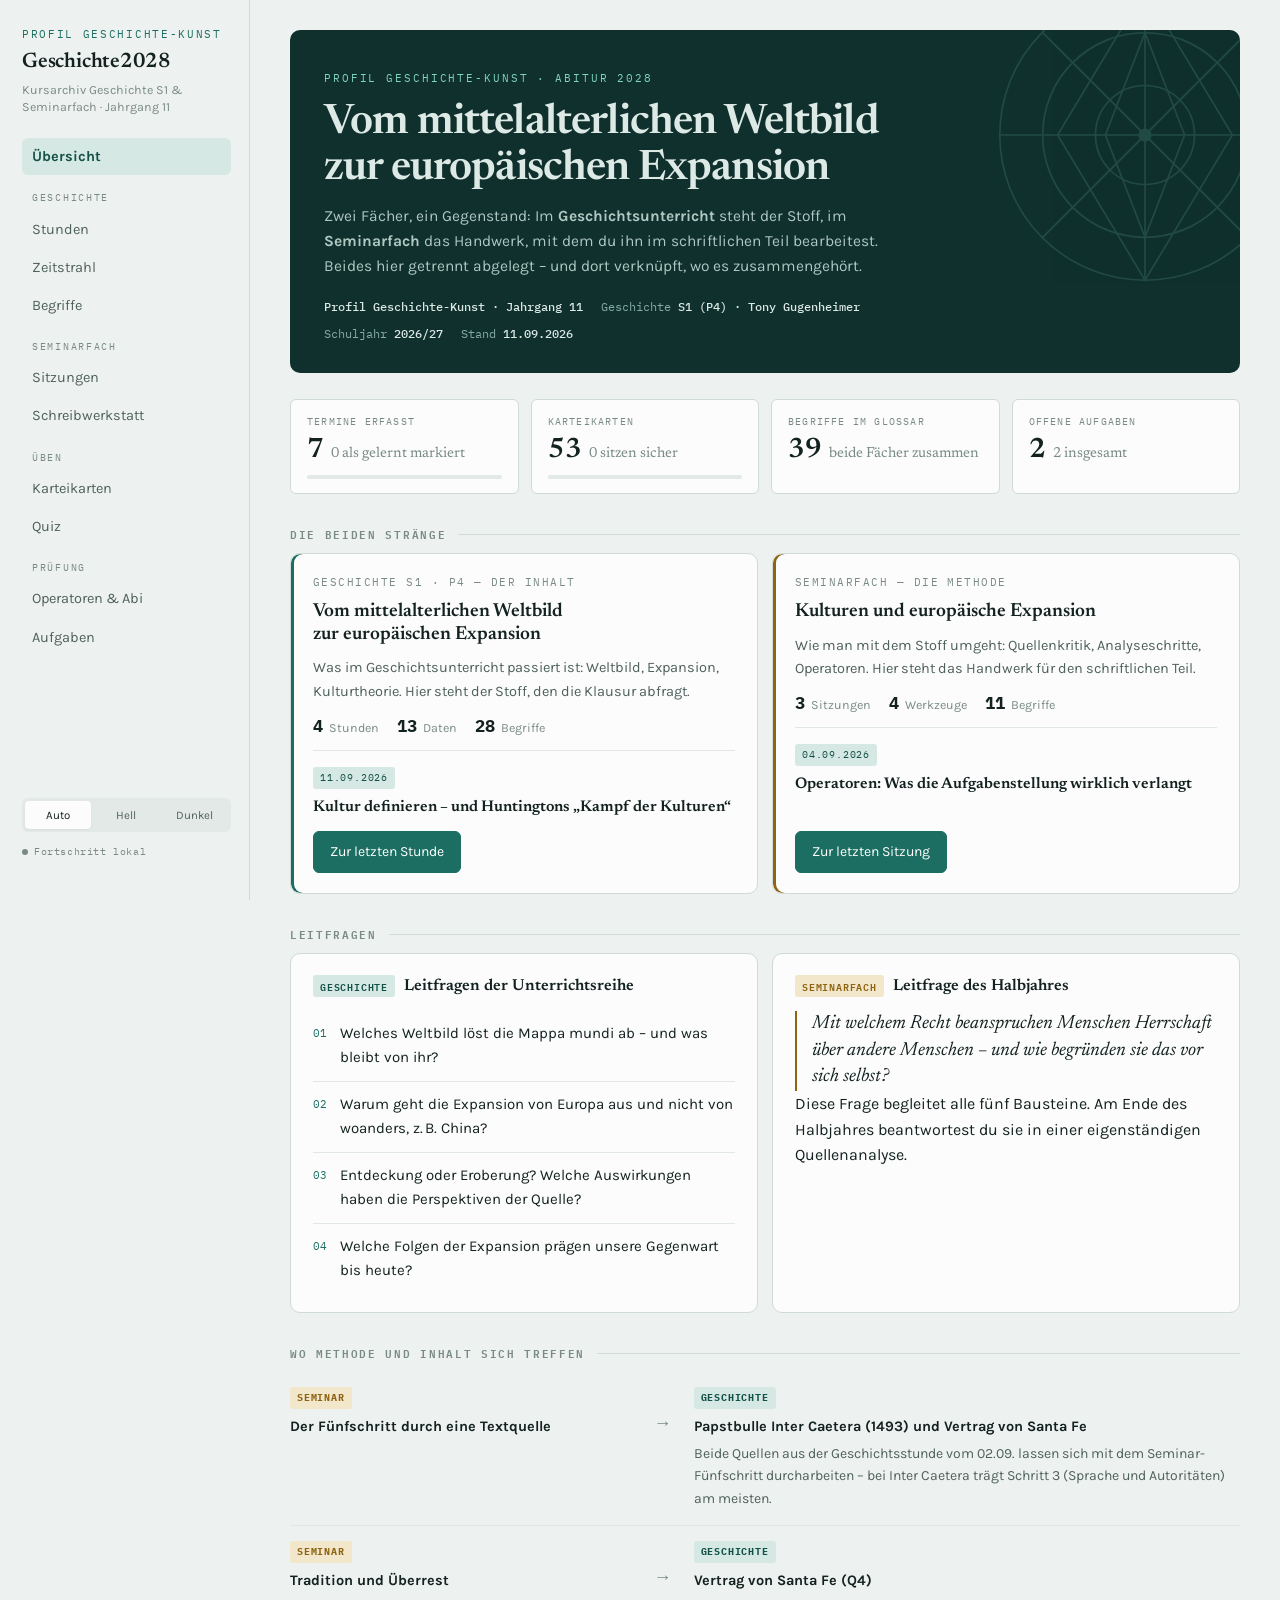
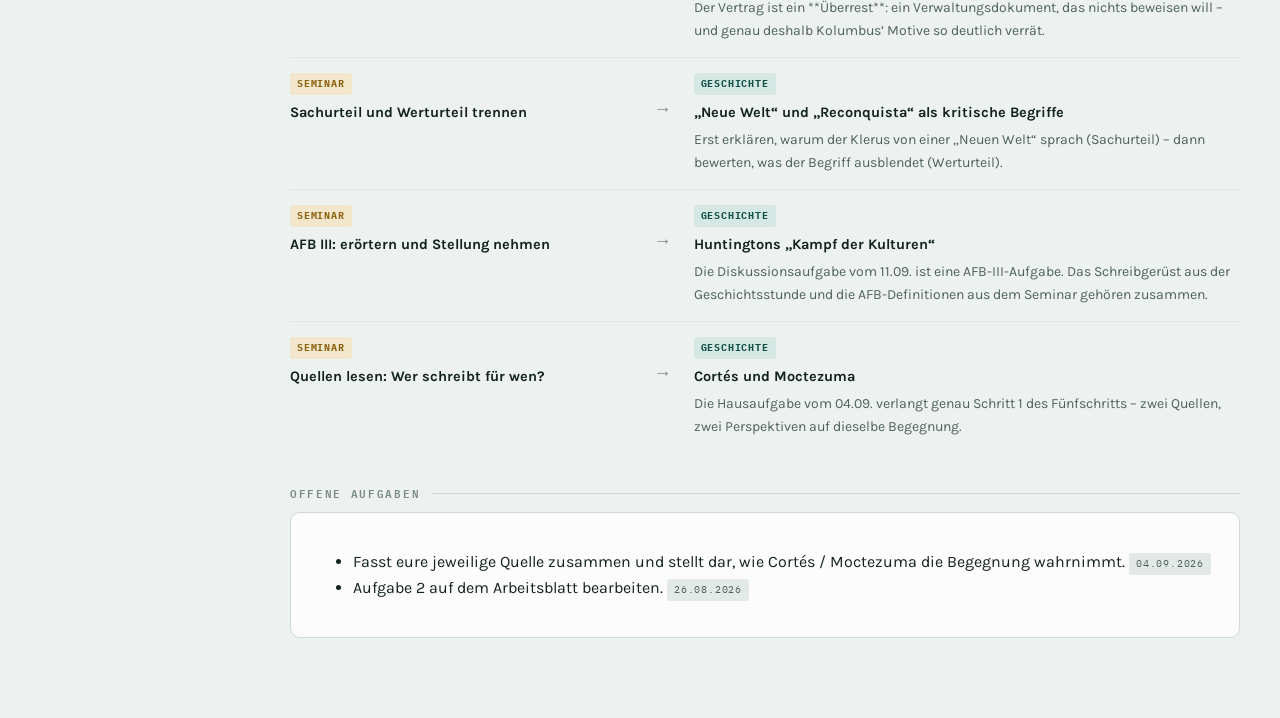
<file: geschichte/Geschichte2028.html>
<!doctype html>
<html lang="de">
<head>
<meta charset="utf-8">
<meta name="viewport" content="width=device-width, initial-scale=1">
<title>Geschichte2028</title>
<link rel="preconnect" href="https://fonts.googleapis.com">
<link rel="preconnect" href="https://fonts.gstatic.com" crossorigin>
<link rel="stylesheet" href="https://fonts.googleapis.com/css2?family=Newsreader:ital,opsz,wght@0,6..72,400..700;1,6..72,400..600&family=Karla:ital,wght@0,400..700;1,400..600&family=IBM+Plex+Mono:wght@400;500&display=swap">
<style>
/* =========================================================================
   Kursarchiv Geschichte S1 — Stilsystem
   Palette: Verdigris (oxidiertes Kupfer der Navigationsinstrumente) auf
   kühlem Kartenpapier, Messing als zweite Signalfarbe.
   Schrift: Newsreader (Display/Zitat) · Karla (UI/Fließtext) · IBM Plex Mono (Daten)
   ========================================================================= */

:root {
  --ground:      #EDF1EF;
  --surface:     #FBFCFB;
  --surface-2:   #E2E9E6;
  --ink:         #132220;
  --ink-2:       #4F615D;
  --ink-3:       #7A8B87;
  --line:        #D0DAD6;
  --line-soft:   #E0E7E4;
  --accent:      #1B6E61;
  --accent-ink:  #125147;
  --accent-soft: #D6E8E3;
  --brass:       #8E6412;
  --brass-soft:  #F2E6CB;
  --deep:        #10302D;
  --deep-ink:    #DCE9E5;

  --f-display: "Newsreader", "Iowan Old Style", Georgia, serif;
  --f-body: "Karla", "Helvetica Neue", Arial, sans-serif;
  --f-mono: "IBM Plex Mono", "SFMono-Regular", Consolas, monospace;

  --r-s: 3px;
  --r-m: 6px;
  --r-l: 10px;
  --shadow: 0 1px 2px rgba(19, 34, 32, .05), 0 8px 24px -16px rgba(19, 34, 32, .28);
  --maxread: 68ch;
}

@media (prefers-color-scheme: dark) {
  :root:not([data-theme="light"]) {
    --ground:      #0D1514;
    --surface:     #141D1B;
    --surface-2:   #1B2624;
    --ink:         #E6EDEA;
    --ink-2:       #9DAEA9;
    --ink-3:       #7A8B86;
    --line:        #26332F;
    --line-soft:   #1E2A27;
    --accent:      #62C3AD;
    --accent-ink:  #8FD8C6;
    --accent-soft: #14322C;
    --brass:       #D6A44C;
    --brass-soft:  #2E2513;
    --deep:        #0A1716;
    --deep-ink:    #D4E4DF;
    --shadow: 0 1px 2px rgba(0, 0, 0, .4), 0 10px 28px -18px rgba(0, 0, 0, .8);
  }
}

:root[data-theme="dark"] {
  --ground:      #0D1514;
  --surface:     #141D1B;
  --surface-2:   #1B2624;
  --ink:         #E6EDEA;
  --ink-2:       #9DAEA9;
  --ink-3:       #7A8B86;
  --line:        #26332F;
  --line-soft:   #1E2A27;
  --accent:      #62C3AD;
  --accent-ink:  #8FD8C6;
  --accent-soft: #14322C;
  --brass:       #D6A44C;
  --brass-soft:  #2E2513;
  --deep:        #0A1716;
  --deep-ink:    #D4E4DF;
  --shadow: 0 1px 2px rgba(0, 0, 0, .4), 0 10px 28px -18px rgba(0, 0, 0, .8);
}

* { box-sizing: border-box; }

body {
  margin: 0;
  background: var(--ground);
  color: var(--ink);
  font-family: var(--f-body);
  font-size: 16px;
  line-height: 1.6;
  -webkit-font-smoothing: antialiased;
}

h1, h2, h3, h4 { font-family: var(--f-display); font-weight: 600; text-wrap: balance; margin: 0; line-height: 1.2; }
p { margin: 0; }
a { color: var(--accent-ink); }
button { font: inherit; color: inherit; }

:focus-visible { outline: 2px solid var(--accent); outline-offset: 2px; border-radius: var(--r-s); }

/* ------------------------------------------------------------------ Shell */

.shell {
  display: grid;
  grid-template-columns: 250px minmax(0, 1fr);
  gap: 0;
  min-height: 100vh;
  max-width: 1320px;
  margin-inline: auto;
}

.rail {
  border-right: 1px solid var(--line);
  padding-block: 26px 40px;
  padding-inline: 22px 18px;
  position: sticky;
  top: 0;
  align-self: start;
  height: 100vh;
  overflow-y: auto;
  display: flex;
  flex-direction: column;
  gap: 22px;
}

.brand { display: flex; flex-direction: column; gap: 3px; }
.brand .kurs {
  font-family: var(--f-mono);
  font-size: 10.5px;
  letter-spacing: .16em;
  text-transform: uppercase;
  color: var(--accent);
}
.brand .name { font-family: var(--f-display); font-size: 21px; font-weight: 600; letter-spacing: -.01em; }
.brand .sub { font-size: 12.5px; color: var(--ink-3); line-height: 1.35; }

.nav { display: flex; flex-direction: column; gap: 1px; }
.nav button {
  display: flex;
  align-items: baseline;
  gap: 9px;
  width: 100%;
  text-align: left;
  background: none;
  border: 0;
  border-radius: var(--r-m);
  padding: 7px 10px;
  cursor: pointer;
  color: var(--ink-2);
  font-size: 14.5px;
  transition: background .14s, color .14s;
}
.nav button .idx {
  font-family: var(--f-mono);
  font-size: 10px;
  color: var(--ink-3);
  min-width: 1.1em;
}
.nav button:hover { background: var(--surface-2); color: var(--ink); }
.nav button[aria-current="true"] { background: var(--accent-soft); color: var(--accent-ink); font-weight: 700; }
.nav button[aria-current="true"] .idx { color: var(--accent); }

.railfoot { margin-top: auto; display: flex; flex-direction: column; gap: 12px; }

.themeswitch {
  display: flex;
  gap: 2px;
  padding: 3px;
  background: var(--surface-2);
  border-radius: var(--r-m);
}
.themeswitch button {
  flex: 1;
  border: 0;
  background: none;
  border-radius: 4px;
  padding: 5px 4px;
  font-size: 11.5px;
  color: var(--ink-2);
  cursor: pointer;
}
.themeswitch button[aria-pressed="true"] { background: var(--surface); color: var(--ink); box-shadow: var(--shadow); }

.syncnote {
  font-family: var(--f-mono);
  font-size: 10px;
  letter-spacing: .06em;
  color: var(--ink-3);
  display: flex;
  align-items: center;
  gap: 6px;
}
.syncnote::before {
  content: "";
  width: 6px; height: 6px;
  border-radius: 50%;
  background: var(--ink-3);
  flex: none;
}
.syncnote[data-state="cloud"]::before { background: var(--accent); }

/* ------------------------------------------------------------------- Main */

.main { padding-block: 30px 80px; padding-inline: 40px; min-width: 0; }

.view { display: none; animation: rise .22s ease-out; }
.view[data-active="true"] { display: block; }
@keyframes rise { from { opacity: .4; transform: translateY(4px); } to { opacity: 1; transform: none; } }
@media (prefers-reduced-motion: reduce) { .view { animation: none; } }

.viewhead { margin-bottom: 26px; max-width: var(--maxread); }
.viewhead .eyebrow {
  font-family: var(--f-mono);
  font-size: 10.5px;
  letter-spacing: .18em;
  text-transform: uppercase;
  color: var(--accent);
  display: block;
  margin-bottom: 7px;
}
.viewhead h2 { font-size: clamp(26px, 3.4vw, 34px); letter-spacing: -.015em; }
.viewhead p { color: var(--ink-2); margin-top: 8px; font-size: 15px; }

/* ------------------------------------------------------------------- Hero */

.hero {
  position: relative;
  overflow: hidden;
  background: var(--deep);
  color: var(--deep-ink);
  border-radius: var(--r-l);
  padding: 34px 34px 30px;
  margin-bottom: 26px;
}
.hero .rose { position: absolute; right: -70px; top: -60px; width: 330px; height: 330px; opacity: .16; pointer-events: none; }
.hero-in { position: relative; max-width: 60ch; }
.hero .eyebrow {
  font-family: var(--f-mono);
  font-size: 10.5px;
  letter-spacing: .18em;
  text-transform: uppercase;
  color: #7FD4C0;
}
.hero h1 { font-size: clamp(28px, 4.2vw, 42px); margin-top: 10px; letter-spacing: -.02em; line-height: 1.1; }
.hero .lead { margin-top: 12px; font-size: 15.5px; color: #AFC8C2; }
.hero .meta { margin-top: 20px; display: flex; flex-wrap: wrap; gap: 8px 18px; font-family: var(--f-mono); font-size: 11.5px; color: #86A9A1; }
.hero .meta b { color: var(--deep-ink); font-weight: 500; }

/* ------------------------------------------------------------- Bausteine */

.grid { display: grid; gap: 14px; }
.grid.two { grid-template-columns: repeat(auto-fit, minmax(260px, 1fr)); }
.grid.three { grid-template-columns: repeat(auto-fit, minmax(220px, 1fr)); }

.panel {
  background: var(--surface);
  border: 1px solid var(--line);
  border-radius: var(--r-l);
  padding: 20px 22px;
}

.sectitle {
  font-family: var(--f-mono);
  font-size: 10.5px;
  letter-spacing: .16em;
  text-transform: uppercase;
  color: var(--ink-3);
  margin-block: 34px 12px;
  display: flex;
  align-items: center;
  gap: 12px;
}
.sectitle::after { content: ""; flex: 1; height: 1px; background: var(--line); }

.chip {
  display: inline-block;
  font-family: var(--f-mono);
  font-size: 10px;
  letter-spacing: .08em;
  text-transform: uppercase;
  padding: 3px 7px;
  border-radius: var(--r-s);
  background: var(--surface-2);
  color: var(--ink-2);
  white-space: nowrap;
}
.chip.accent { background: var(--accent-soft); color: var(--accent-ink); }
.chip.brass { background: var(--brass-soft); color: var(--brass); }

/* ------------------------------------------------------- Übersicht/Status */

.statrow { display: grid; grid-template-columns: repeat(auto-fit, minmax(158px, 1fr)); gap: 12px; }
.stat {
  background: var(--surface);
  border: 1px solid var(--line);
  border-radius: var(--r-m);
  padding: 14px 16px;
}
.stat .k { font-family: var(--f-mono); font-size: 10px; letter-spacing: .12em; text-transform: uppercase; color: var(--ink-3); }
.stat .v {
  font-family: var(--f-display);
  font-size: 28px;
  font-weight: 600;
  margin-top: 4px;
  font-variant-numeric: tabular-nums;
  display: flex;
  flex-wrap: wrap;
  align-items: baseline;
  gap: 2px 7px;
  line-height: 1.15;
}
.stat .v small { font-size: 14.5px; color: var(--ink-3); font-weight: 400; line-height: 1.35; }
.stat .bar { height: 4px; border-radius: 2px; background: var(--surface-2); margin-top: 9px; overflow: hidden; }
.stat .bar i { display: block; height: 100%; background: var(--accent); border-radius: 2px; transition: width .4s ease; }

.leitfragen { counter-reset: lf; display: flex; flex-direction: column; gap: 2px; }
.leitfragen li {
  counter-increment: lf;
  list-style: none;
  display: flex;
  gap: 13px;
  padding: 10px 0;
  border-top: 1px solid var(--line-soft);
  font-size: 15px;
}
.leitfragen li:first-child { border-top: 0; }
.leitfragen li::before {
  content: counter(lf, decimal-leading-zero);
  font-family: var(--f-mono);
  font-size: 11px;
  color: var(--accent);
  padding-top: 4px;
  flex: none;
}
.leitfragen { margin: 0; padding: 0; }

/* --------------------------------------------------------------- Stunden */

.stundenliste { display: flex; flex-direction: column; gap: 16px; }

.stunde {
  background: var(--surface);
  border: 1px solid var(--line);
  border-radius: var(--r-l);
  overflow: hidden;
}
.stunde.istneu { border-color: var(--accent); }

.stunde > summary {
  list-style: none;
  cursor: pointer;
  padding: 18px 22px;
  display: grid;
  grid-template-columns: 62px minmax(0, 1fr) auto;
  gap: 16px;
  align-items: start;
}
.stunde > summary::-webkit-details-marker { display: none; }
.stunde > summary:hover { background: var(--surface-2); }

.stunde .datum {
  font-family: var(--f-mono);
  font-size: 11px;
  line-height: 1.35;
  color: var(--ink-2);
  border-right: 1px solid var(--line);
  padding-right: 14px;
  padding-top: 2px;
}
.stunde .datum b { display: block; font-size: 18px; font-weight: 500; color: var(--ink); }

.stunde .kopf h3 { font-size: 19px; letter-spacing: -.01em; }
.stunde .kopf .unter { color: var(--ink-2); font-size: 14px; margin-top: 4px; }
.stunde .kopf .tags { display: flex; flex-wrap: wrap; gap: 6px; margin-top: 10px; }

.stunde .status { display: flex; align-items: center; gap: 10px; padding-top: 2px; }
.stunde .caret { color: var(--ink-3); font-size: 12px; transition: transform .2s; }
.stunde[open] .caret { transform: rotate(90deg); }

.gelerntbtn {
  border: 1px solid var(--line);
  background: var(--surface);
  border-radius: 100px;
  padding: 4px 12px;
  font-size: 12px;
  cursor: pointer;
  color: var(--ink-2);
  white-space: nowrap;
  transition: background .15s, color .15s, border-color .15s;
}
.gelerntbtn:hover { border-color: var(--accent); color: var(--accent-ink); }
.gelerntbtn[aria-pressed="true"] { background: var(--accent); border-color: var(--accent); color: #fff; }
:root[data-theme="dark"] .gelerntbtn[aria-pressed="true"] { color: #07201C; }
@media (prefers-color-scheme: dark) {
  :root:not([data-theme="light"]) .gelerntbtn[aria-pressed="true"] { color: #07201C; }
}

.stundenkoerper { padding: 4px 22px 24px; border-top: 1px solid var(--line-soft); }

/* ---------------------------------------------------------- Inhaltsblöcke */

.block { margin-top: 22px; max-width: var(--maxread); }
.block > h4 {
  font-size: 15.5px;
  margin-bottom: 9px;
  display: flex;
  align-items: baseline;
  gap: 9px;
}
.block .vorspann { color: var(--ink-2); font-size: 14.5px; margin-bottom: 9px; }
.block .fuss { color: var(--ink-3); font-size: 13.5px; margin-top: 10px; font-style: italic; }

.block ul.punkte { margin: 0; padding: 0; list-style: none; display: flex; flex-direction: column; gap: 7px; }
.block ul.punkte li { position: relative; padding-left: 17px; font-size: 15px; }
.block ul.punkte li::before {
  content: "";
  position: absolute;
  left: 2px; top: .62em;
  width: 5px; height: 5px;
  border: 1px solid var(--accent);
  transform: rotate(45deg);
}

.block .absatz { font-size: 15.5px; }

.wiederholung {
  display: flex;
  gap: 10px;
  align-items: flex-start;
  font-size: 13.5px;
  color: var(--ink-2);
  background: var(--surface-2);
  border-radius: var(--r-m);
  padding: 10px 14px;
  margin-top: 18px;
  max-width: var(--maxread);
}

.merke {
  border-left: 3px solid var(--brass);
  background: var(--brass-soft);
  border-radius: 0 var(--r-m) var(--r-m) 0;
  padding: 13px 17px;
  font-size: 15px;
  max-width: var(--maxread);
  margin-top: 22px;
}
.merke .label {
  font-family: var(--f-mono);
  font-size: 10px;
  letter-spacing: .16em;
  text-transform: uppercase;
  color: var(--brass);
  display: block;
  margin-bottom: 5px;
}

.defbox {
  border: 1px solid var(--accent);
  border-radius: var(--r-m);
  background: var(--accent-soft);
  padding: 16px 19px;
  margin-top: 22px;
  max-width: var(--maxread);
}
.defbox h4 { color: var(--accent-ink); margin-bottom: 8px; font-size: 15.5px; }
.defbox .zusatz { margin-top: 9px; font-size: 14px; color: var(--ink-2); }

.zitat {
  margin-top: 22px;
  max-width: var(--maxread);
  border-top: 2px solid var(--ink);
  padding-top: 14px;
}
.zitat blockquote {
  margin: 0;
  font-family: var(--f-display);
  font-size: 19px;
  line-height: 1.45;
  font-style: italic;
}
.zitat blockquote::before { content: "„"; }
.zitat blockquote::after { content: "“"; }
.zitat .sig { margin-top: 11px; font-family: var(--f-mono); font-size: 11.5px; color: var(--ink-2); }
.zitat .hinweis { margin-top: 9px; font-size: 13.5px; color: var(--ink-3); }

.auftrag {
  margin-top: 22px;
  max-width: var(--maxread);
  border: 1px dashed var(--line);
  border-radius: var(--r-m);
  padding: 15px 18px;
}
.auftrag .label {
  font-family: var(--f-mono);
  font-size: 10px;
  letter-spacing: .16em;
  text-transform: uppercase;
  color: var(--ink-3);
  display: block;
  margin-bottom: 6px;
}
.auftrag .frage { font-size: 15.5px; font-family: var(--f-display); }
.auftrag .loesung { margin-top: 12px; }
.auftrag .loesung summary {
  cursor: pointer;
  font-size: 12.5px;
  color: var(--accent-ink);
  font-family: var(--f-mono);
  letter-spacing: .04em;
}
.auftrag .loesung ul { margin-top: 10px; }
.auftrag .keineloesung { margin-top: 10px; font-size: 13px; color: var(--ink-3); }

.kgrid { display: grid; grid-template-columns: repeat(auto-fit, minmax(210px, 1fr)); gap: 10px; margin-top: 4px; }
.kcard { border: 1px solid var(--line); border-radius: var(--r-m); padding: 13px 15px; background: var(--surface); }
.kcard .k { font-family: var(--f-display); font-weight: 600; font-size: 15px; margin-bottom: 5px; }
.kcard .v { font-size: 14px; color: var(--ink-2); line-height: 1.5; }

.block.breit { max-width: none; }

.stufen { display: flex; flex-direction: column; gap: 0; counter-reset: st; }
.stufe {
  counter-increment: st;
  display: grid;
  grid-template-columns: 34px minmax(0, 1fr);
  gap: 14px;
  padding: 14px 0;
  border-top: 1px solid var(--line-soft);
}
.stufe:first-child { border-top: 0; padding-top: 4px; }
.stufe .num {
  font-family: var(--f-mono);
  font-size: 12px;
  color: var(--accent);
  border: 1px solid var(--accent);
  border-radius: 50%;
  width: 26px; height: 26px;
  display: grid; place-items: center;
}
.stufe .num::before { content: counter(st); }
.stufe h5 { margin: 0 0 5px; font-family: var(--f-display); font-size: 16px; font-weight: 600; }
.stufe ul { margin: 0; padding-left: 17px; font-size: 14.5px; color: var(--ink-2); display: flex; flex-direction: column; gap: 4px; }

.wolke { display: flex; flex-wrap: wrap; gap: 7px; }
.wolke span {
  border: 1px solid var(--line);
  border-radius: 100px;
  padding: 5px 12px;
  font-size: 13.5px;
  color: var(--ink-2);
  background: var(--surface);
}

.geruest { margin-top: 22px; max-width: var(--maxread); }
.geruest .einleitung {
  font-family: var(--f-display);
  font-size: 15.5px;
  font-style: italic;
  color: var(--ink-2);
  border-left: 2px solid var(--line);
  padding-left: 14px;
}
.geruest ol { margin: 12px 0 0; padding: 0; list-style: none; counter-reset: gs; display: flex; flex-direction: column; gap: 6px; }
.geruest ol li {
  counter-increment: gs;
  display: flex;
  gap: 11px;
  font-size: 15px;
  align-items: baseline;
}
.geruest ol li::before {
  content: counter(gs);
  font-family: var(--f-mono);
  font-size: 10.5px;
  color: var(--ink-3);
  border: 1px solid var(--line);
  border-radius: 3px;
  padding: 1px 5px;
  flex: none;
}

.schema { margin-top: 22px; }
.schema figure { margin: 0; display: flex; flex-wrap: wrap; gap: 24px; align-items: center; }
.schema svg { flex: none; }
.schema figcaption { font-size: 14px; color: var(--ink-2); max-width: 34ch; min-width: 200px; }

.hausaufgabe {
  margin-top: 24px;
  max-width: var(--maxread);
  display: flex;
  gap: 12px;
  align-items: flex-start;
  border-top: 1px solid var(--line);
  padding-top: 16px;
}
.hausaufgabe .label { font-family: var(--f-mono); font-size: 10px; letter-spacing: .16em; text-transform: uppercase; color: var(--brass); flex: none; padding-top: 3px; }
.hausaufgabe p { font-size: 15px; }

/* ------------------------------------------------------------ Zeitstrahl */

.tl { position: relative; padding-left: 108px; }
.tl::before { content: ""; position: absolute; left: 92px; top: 6px; bottom: 6px; width: 1px; background: var(--line); }
.tlitem { position: relative; padding-block: 12px; }
.tlitem .jahr {
  position: absolute;
  left: -108px;
  width: 82px;
  text-align: right;
  font-family: var(--f-mono);
  font-size: 13px;
  font-variant-numeric: tabular-nums;
  color: var(--ink);
  padding-top: 2px;
}
.tlitem::before {
  content: "";
  position: absolute;
  left: -20px; top: 19px;
  width: 9px; height: 9px;
  border-radius: 50%;
  background: var(--ground);
  border: 2px solid var(--accent);
}
.tlitem h4 { font-size: 16.5px; }
.tlitem p { font-size: 14.5px; color: var(--ink-2); margin-top: 4px; max-width: 58ch; }
.tlitem .chip { margin-top: 8px; }

/* --------------------------------------------------------------- Glossar */

.toolbar { display: flex; flex-wrap: wrap; gap: 8px; align-items: center; margin-bottom: 18px; }
.suche {
  flex: 1 1 200px;
  min-width: 0;
  border: 1px solid var(--line);
  background: var(--surface);
  border-radius: var(--r-m);
  padding: 8px 13px;
  font: inherit;
  font-size: 14.5px;
  color: var(--ink);
}
.suche::placeholder { color: var(--ink-3); }

.filter { display: flex; flex-wrap: wrap; gap: 5px; }
.filter button {
  border: 1px solid var(--line);
  background: none;
  border-radius: 100px;
  padding: 4px 11px;
  font-size: 12.5px;
  color: var(--ink-2);
  cursor: pointer;
}
.filter button:hover { border-color: var(--accent); }
.filter button[aria-pressed="true"] { background: var(--accent); border-color: var(--accent); color: #fff; }
:root[data-theme="dark"] .filter button[aria-pressed="true"] { color: #07201C; }
@media (prefers-color-scheme: dark) {
  :root:not([data-theme="light"]) .filter button[aria-pressed="true"] { color: #07201C; }
}

.glossar { display: flex; flex-direction: column; }
.gterm { border-top: 1px solid var(--line); padding: 15px 0; display: grid; grid-template-columns: minmax(150px, 210px) minmax(0, 1fr); gap: 20px; }
.gterm:first-child { border-top: 0; }
.gterm dt { font-family: var(--f-display); font-size: 17px; font-weight: 600; }
.gterm dt .chip { display: block; width: fit-content; margin-top: 6px; }
.gterm dd { margin: 0; }
.gterm .kurz { font-size: 14.5px; color: var(--ink); font-weight: 700; }
.gterm .lang { font-size: 14.5px; color: var(--ink-2); margin-top: 4px; max-width: 62ch; }

.leer { color: var(--ink-3); font-size: 14.5px; padding: 24px 0; }

/* ---------------------------------------------------------- Karteikarten */

.fcwrap { max-width: 640px; }
.fcmeta { display: flex; flex-wrap: wrap; justify-content: space-between; gap: 10px; align-items: center; margin-bottom: 12px; font-family: var(--f-mono); font-size: 11px; color: var(--ink-3); }

.fcard {
  position: relative;
  border: 1px solid var(--line);
  background: var(--surface);
  border-radius: var(--r-l);
  padding: 34px 32px;
  min-height: 230px;
  display: flex;
  flex-direction: column;
  justify-content: center;
  gap: 16px;
  box-shadow: var(--shadow);
  cursor: pointer;
  text-align: left;
  width: 100%;
}
.fcard .seite { font-family: var(--f-mono); font-size: 10px; letter-spacing: .16em; text-transform: uppercase; color: var(--accent); position: absolute; top: 16px; left: 32px; }
.fcard .front { font-family: var(--f-display); font-size: 21px; line-height: 1.32; }
.fcard .back { font-size: 15.5px; color: var(--ink-2); border-top: 1px solid var(--line); padding-top: 15px; }
.fcard .hint { position: absolute; bottom: 14px; left: 32px; font-size: 11.5px; color: var(--ink-3); }

.fcbtns { display: flex; gap: 9px; margin-top: 14px; flex-wrap: wrap; }
.btn {
  border: 1px solid var(--line);
  background: var(--surface);
  border-radius: var(--r-m);
  padding: 9px 16px;
  font-size: 14px;
  cursor: pointer;
  color: var(--ink);
  transition: border-color .15s, background .15s;
}
.btn:hover { border-color: var(--accent); }
.btn.primary { background: var(--accent); border-color: var(--accent); color: #fff; }
:root[data-theme="dark"] .btn.primary { color: #07201C; }
@media (prefers-color-scheme: dark) {
  :root:not([data-theme="light"]) .btn.primary { color: #07201C; }
}
.btn.ghost { background: none; }
.btn:disabled { opacity: .45; cursor: default; }

.boxen { display: flex; gap: 8px; margin-top: 18px; flex-wrap: wrap; }
.boxen .b {
  border: 1px solid var(--line);
  border-radius: var(--r-m);
  padding: 8px 13px;
  font-size: 12.5px;
  color: var(--ink-2);
  display: flex;
  gap: 8px;
  align-items: baseline;
}
.boxen .b b { font-family: var(--f-mono); font-size: 14px; color: var(--ink); font-variant-numeric: tabular-nums; }

/* ------------------------------------------------------------------ Quiz */

.quizwrap { max-width: 660px; }
.qcard { border: 1px solid var(--line); background: var(--surface); border-radius: var(--r-l); padding: 26px 28px; }
.qnum { font-family: var(--f-mono); font-size: 11px; letter-spacing: .12em; color: var(--ink-3); text-transform: uppercase; }
.qfrage { font-family: var(--f-display); font-size: 20px; margin-top: 8px; line-height: 1.35; }
.qopts { display: flex; flex-direction: column; gap: 8px; margin-top: 20px; }
.qopt {
  text-align: left;
  border: 1px solid var(--line);
  background: none;
  border-radius: var(--r-m);
  padding: 11px 15px;
  font-size: 15px;
  cursor: pointer;
  display: flex;
  gap: 11px;
  align-items: baseline;
  transition: border-color .14s, background .14s;
}
.qopt .mark { font-family: var(--f-mono); font-size: 11px; color: var(--ink-3); flex: none; }
.qopt:hover:not(:disabled) { border-color: var(--accent); }
.qopt:disabled { cursor: default; }
.qopt[data-ergebnis="richtig"] { border-color: var(--accent); background: var(--accent-soft); }
.qopt[data-ergebnis="richtig"] .mark { color: var(--accent-ink); }
.qopt[data-ergebnis="falsch"] { border-color: var(--brass); background: var(--brass-soft); }
.qopt[data-ergebnis="falsch"] .mark { color: var(--brass); }

.qerkl { margin-top: 16px; font-size: 14.5px; color: var(--ink-2); border-left: 2px solid var(--accent); padding-left: 13px; }
.qfoot { display: flex; justify-content: space-between; align-items: center; gap: 12px; margin-top: 20px; flex-wrap: wrap; }
.qscore { font-family: var(--f-mono); font-size: 12px; color: var(--ink-2); font-variant-numeric: tabular-nums; }

.ergebnis { text-align: center; padding: 40px 20px; }
.ergebnis .gross { font-family: var(--f-display); font-size: 52px; font-weight: 600; font-variant-numeric: tabular-nums; }
.ergebnis p { color: var(--ink-2); margin-top: 6px; }

/* ------------------------------------------------------- Klausur & Abitur */

.optabelle { width: 100%; border-collapse: collapse; font-size: 14.5px; }
.optabelle th, .optabelle td { text-align: left; padding: 10px 14px; border-bottom: 1px solid var(--line-soft); vertical-align: top; }
.optabelle thead th { font-family: var(--f-mono); font-size: 10px; letter-spacing: .12em; text-transform: uppercase; color: var(--ink-3); border-bottom: 1px solid var(--line); }
.optabelle tbody tr:hover { background: var(--surface-2); }
.optabelle .worte { font-weight: 700; width: 30%; }
.optabelle .worte span { display: block; }
.optabelle .def { color: var(--ink-2); }
.optabelle .abrow td {
  background: var(--surface-2);
  font-family: var(--f-mono);
  font-size: 10.5px;
  letter-spacing: .14em;
  text-transform: uppercase;
  color: var(--ink-2);
  padding-block: 7px;
}
.tabellenrahmen { overflow-x: auto; border: 1px solid var(--line); border-radius: var(--r-l); background: var(--surface); }

.sp { border: 1px solid var(--line); border-radius: var(--r-l); padding: 20px 22px; background: var(--surface); }
.sp.aktuell { border-color: var(--accent); border-width: 1px; box-shadow: inset 3px 0 0 var(--accent); }
.sp .nr { font-family: var(--f-mono); font-size: 10.5px; letter-spacing: .16em; text-transform: uppercase; color: var(--accent); }
.sp .bereich { font-size: 13px; color: var(--ink-3); font-style: italic; margin-top: 6px; }
.sp h3 { font-size: 20px; margin-top: 4px; }
.sp h5 { margin: 16px 0 6px; font-family: var(--f-mono); font-size: 10px; letter-spacing: .14em; text-transform: uppercase; color: var(--ink-3); font-weight: 400; }
.sp ul { margin: 0; padding-left: 18px; font-size: 14.5px; color: var(--ink-2); display: flex; flex-direction: column; gap: 5px; }

.abifakten { display: grid; grid-template-columns: repeat(auto-fit, minmax(190px, 1fr)); gap: 0; border: 1px solid var(--line); border-radius: var(--r-l); overflow: hidden; background: var(--surface); }
.abifakt { padding: 15px 18px; border-right: 1px solid var(--line-soft); border-bottom: 1px solid var(--line-soft); }
.abifakt .k { font-family: var(--f-mono); font-size: 10px; letter-spacing: .12em; text-transform: uppercase; color: var(--ink-3); }
.abifakt .v { margin-top: 5px; font-size: 15px; }
.abifakt .v b { font-family: var(--f-mono); font-variant-numeric: tabular-nums; }

/* -------------------------------------------------------------- Aufgaben */

.todo { display: flex; flex-direction: column; gap: 2px; }
.todo label {
  display: grid;
  grid-template-columns: 20px minmax(0, 1fr);
  gap: 12px;
  align-items: start;
  padding: 13px 0;
  border-top: 1px solid var(--line-soft);
  cursor: pointer;
  font-size: 15px;
}
.todo label:first-child { border-top: 0; }
.todo input { margin-top: 5px; accent-color: var(--accent); width: 16px; height: 16px; }
.todo .txt .meta { font-family: var(--f-mono); font-size: 10.5px; color: var(--ink-3); margin-top: 4px; letter-spacing: .06em; }
.todo input:checked + .txt > .satz { text-decoration: line-through; color: var(--ink-3); }

/* ------------------------------------------------- Zwei Stränge & Brücken */

.navgruppe {
  font-family: var(--f-mono);
  font-size: 9.5px;
  letter-spacing: .18em;
  text-transform: uppercase;
  color: var(--ink-3);
  padding: 14px 10px 4px;
}

.panelkopf {
  font-family: var(--f-display);
  font-size: 16px;
  font-weight: 600;
  display: flex;
  align-items: center;
  gap: 9px;
  margin-bottom: 12px;
  flex-wrap: wrap;
}

.grossefrage {
  font-family: var(--f-display);
  font-size: 19px;
  line-height: 1.4;
  font-style: italic;
  border-left: 2px solid var(--brass);
  padding-left: 15px;
}

.strang {
  background: var(--surface);
  border: 1px solid var(--line);
  border-radius: var(--r-l);
  padding: 20px 22px;
  display: flex;
  flex-direction: column;
  gap: 10px;
}
.strang:first-child { box-shadow: inset 3px 0 0 var(--accent); }
.strang:last-child { box-shadow: inset 3px 0 0 var(--brass); }
.strang .nr {
  font-family: var(--f-mono);
  font-size: 10.5px;
  letter-spacing: .14em;
  text-transform: uppercase;
  color: var(--ink-3);
}
.strang h3 { font-size: 19px; }
.strang .strangtext { font-size: 14.5px; color: var(--ink-2); }
.strang .strangzahlen { display: flex; gap: 18px; flex-wrap: wrap; font-size: 12.5px; color: var(--ink-3); }
.strang .strangzahlen b {
  font-family: var(--f-mono);
  font-size: 17px;
  color: var(--ink);
  font-variant-numeric: tabular-nums;
  margin-right: 3px;
}
.strang .letzte { border-top: 1px solid var(--line-soft); padding-top: 12px; }
.strang .letzte .lt { font-family: var(--f-display); font-size: 15.5px; font-weight: 600; margin-top: 7px; }
.strang .fcbtns { margin-top: auto; }

.bruecken { display: flex; flex-direction: column; }
.bruecke {
  display: grid;
  grid-template-columns: minmax(150px, 1fr) 34px minmax(0, 1.6fr);
  gap: 14px;
  align-items: start;
  padding: 15px 0;
  border-top: 1px solid var(--line-soft);
}
.bruecke:first-child { border-top: 0; }
.bruecke .von, .bruecke .nach { font-size: 14.5px; font-weight: 700; }
.bruecke .chip { display: block; width: fit-content; margin-bottom: 6px; }
.bruecke .pfeil { color: var(--ink-3); font-size: 18px; text-align: center; padding-top: 22px; }
.bruecke .nach p { font-weight: 400; color: var(--ink-2); margin-top: 5px; font-size: 14px; }

.filter.fach button[aria-pressed="true"] { background: var(--brass); border-color: var(--brass); color: #fff; }
:root[data-theme="dark"] .filter.fach button[aria-pressed="true"] { color: #1B1405; }
@media (prefers-color-scheme: dark) {
  :root:not([data-theme="light"]) .filter.fach button[aria-pressed="true"] { color: #1B1405; }
}

.tlitem.sem::before { border-color: var(--brass); }

/* ------------------------------------------------------- Schreibwerkstatt */

.werkstattnav { display: flex; flex-wrap: wrap; gap: 6px; margin-bottom: 22px; }
.wtab {
  border: 1px solid var(--line);
  background: var(--surface);
  border-radius: 100px;
  padding: 6px 14px;
  font-size: 13px;
  cursor: pointer;
  color: var(--ink-2);
}
.wtab:hover { border-color: var(--brass); color: var(--ink); }

.werkzeug {
  border: 1px solid var(--line);
  border-radius: var(--r-l);
  background: var(--surface);
  padding: 22px 24px 26px;
  margin-bottom: 16px;
  scroll-margin-top: 20px;
}
.werkzeug .wkopf { border-bottom: 1px solid var(--line-soft); padding-bottom: 14px; }
.werkzeug .wkopf h3 { font-size: 21px; }
.werkzeug .wkopf p { font-size: 14.5px; color: var(--ink-2); margin-top: 5px; max-width: var(--maxread); }
.werkzeug .wkopf .chip { margin-top: 10px; }

.bausteine { display: flex; flex-direction: column; gap: 4px; }
.phase { border-top: 1px solid var(--line-soft); padding: 14px 0; }
.phase:first-child { border-top: 0; }
.phasekopf { display: flex; flex-wrap: wrap; align-items: baseline; gap: 10px; margin-bottom: 9px; }
.phase .pname {
  font-family: var(--f-mono);
  font-size: 10.5px;
  letter-spacing: .14em;
  text-transform: uppercase;
  color: var(--brass);
}
.phase .phinweis { font-size: 13px; color: var(--ink-3); }
.saetze { margin: 0; padding: 0; list-style: none; display: flex; flex-direction: column; gap: 7px; }
.saetze li {
  font-family: var(--f-display);
  font-size: 15.5px;
  line-height: 1.45;
  background: var(--surface-2);
  border-radius: var(--r-m);
  padding: 10px 14px;
  border-left: 2px solid var(--brass);
}

.verweis {
  font-size: 14px;
  color: var(--ink-2);
  background: var(--surface-2);
  border-radius: var(--r-m);
  padding: 11px 15px;
  cursor: pointer;
  display: flex;
  gap: 9px;
  align-items: baseline;
  transition: color .14s;
}
.verweis::before { content: "→"; color: var(--accent); flex: none; }
.verweis:hover { color: var(--ink); }

/* ------------------------------------------------------------- Responsive */

@media (max-width: 900px) {
  .shell { grid-template-columns: minmax(0, 1fr); }
  .rail {
    position: sticky;
    top: 0;
    z-index: 20;
    height: auto;
    border-right: 0;
    border-bottom: 1px solid var(--line);
    background: var(--ground);
    padding-block: 14px 10px;
    padding-inline: 18px;
    gap: 12px;
  }
  .nav { flex-direction: row; overflow-x: auto; gap: 4px; padding-bottom: 2px; align-items: center; }
  .nav button { white-space: nowrap; padding: 6px 12px; border: 1px solid var(--line); }
  .nav button .idx { display: none; }
  .navgruppe { padding: 0 4px 0 8px; white-space: nowrap; border-left: 1px solid var(--line); align-self: stretch; display: flex; align-items: center; }
  .navgruppe:first-child { border-left: 0; }
  .railfoot { margin-top: 0; flex-direction: row; align-items: center; justify-content: space-between; }
  .themeswitch { flex: 0 0 auto; }
  .main { padding-inline: 18px; padding-block: 22px 60px; }
  .hero { padding: 26px 22px; }
  .hero .rose { width: 220px; height: 220px; right: -60px; }
  .stunde > summary { grid-template-columns: 54px minmax(0, 1fr); padding: 15px 16px; }
  .stunde .status { grid-column: 1 / -1; flex-direction: row; align-items: center; justify-content: flex-start; }
  .stundenkoerper { padding-inline: 16px; }
  .tl { padding-left: 0; }
  .tl::before { left: 4px; }
  .tlitem { padding-left: 26px; }
  .tlitem .jahr { position: static; width: auto; text-align: left; display: block; margin-bottom: 3px; color: var(--accent); }
  .tlitem::before { left: 0; top: 18px; }
  .gterm { grid-template-columns: minmax(0, 1fr); gap: 6px; }
  .fcard { padding: 30px 22px; }
  .fcard .seite, .fcard .hint { left: 22px; }
  .qcard { padding: 20px 18px; }
  .werkzeug { padding: 18px 16px 22px; }
  .bruecke { grid-template-columns: minmax(0, 1fr); gap: 8px; }
  .bruecke .pfeil { text-align: left; padding-top: 0; }
}

</style>
<script>
  /* Farbschema vor dem ersten Paint setzen, damit es nicht umspringt. */
  try {
    var m = localStorage.getItem("geschichte-s1-theme");
    if (m === "dark" || m === "light") document.documentElement.setAttribute("data-theme", m);
  } catch (e) {}
</script>
</head>
<body>
<div class="shell">
  <aside class="rail">
    <div class="brand">
      <span class="kurs">Profil Geschichte-Kunst</span>
      <span class="name">Geschichte2028</span>
      <span class="sub">Kursarchiv Geschichte S1 &amp; Seminarfach · Jahrgang 11</span>
    </div>

    <nav class="nav" id="nav" aria-label="Bereiche"></nav>

    <div class="railfoot">
      <div class="themeswitch" role="group" aria-label="Farbschema">
        <button type="button" id="th-auto" data-theme-set="auto">Auto</button>
        <button type="button" id="th-light" data-theme-set="light">Hell</button>
        <button type="button" id="th-dark" data-theme-set="dark">Dunkel</button>
      </div>
      <span class="syncnote" id="syncnote" data-state="local">Fortschritt lokal</span>
    </div>
  </aside>

  <main class="main">

    <!-- ÜBERSICHT -->
    <section class="view" id="view-uebersicht" data-active="true" aria-labelledby="h-uebersicht">
      <div class="hero">
        <svg class="rose" viewBox="0 0 200 200" aria-hidden="true">
          <g fill="none" stroke="#7FD4C0" stroke-width="1">
            <circle cx="100" cy="100" r="88"></circle>
            <circle cx="100" cy="100" r="62"></circle>
            <circle cx="100" cy="100" r="30"></circle>
            <path d="M100 12 L100 188 M12 100 L188 100 M38 38 L162 162 M162 38 L38 162"></path>
            <path d="M100 12 L153 100 L100 188 L47 100 Z"></path>
            <path d="M100 38 L124 100 L100 162 L76 100 Z"></path>
          </g>
          <circle cx="100" cy="100" r="4" fill="#7FD4C0"></circle>
        </svg>
        <div class="hero-in">
          <span class="eyebrow">Profil Geschichte-Kunst · Abitur 2028</span>
          <h1 id="h-uebersicht">Vom mittelalterlichen Weltbild zur europäischen Expansion</h1>
          <p class="lead">Zwei Fächer, ein Gegenstand: Im <strong>Geschichtsunterricht</strong> steht der Stoff, im <strong>Seminarfach</strong> das Handwerk, mit dem du ihn im schriftlichen Teil bearbeitest. Beides hier getrennt abgelegt – und dort verknüpft, wo es zusammengehört.</p>
          <div class="meta" id="hero-meta"></div>
        </div>
      </div>

      <div class="statrow" id="statrow"></div>

      <h3 class="sectitle">Die beiden Stränge</h3>
      <div class="grid two" id="straenge"></div>

      <h3 class="sectitle">Leitfragen</h3>
      <div class="grid two" id="leitfragen-box"></div>

      <h3 class="sectitle">Wo Methode und Inhalt sich treffen</h3>
      <div id="bruecken"></div>

      <h3 class="sectitle">Offene Aufgaben</h3>
      <div id="offene-uebersicht"></div>
    </section>

    <!-- SEMINAR -->
    <section class="view" id="view-seminar" aria-labelledby="h-seminar">
      <header class="viewhead">
        <span class="eyebrow">Seminarfach · Profil Geschichte-Kunst</span>
        <h2 id="h-seminar">Kulturen und europäische Expansion</h2>
        <p id="seminar-unter"></p>
      </header>
      <div id="seminar-rahmen"></div>

      <h3 class="sectitle">Sitzungen</h3>
      <div class="toolbar">
        <input type="search" class="suche" id="seminar-suche" placeholder="In allen Sitzungen suchen …" aria-label="Sitzungen durchsuchen">
        <div class="filter" id="seminar-filter" role="group" aria-label="Nach Thema filtern"></div>
      </div>
      <div class="stundenliste" id="seminarliste"></div>
    </section>

    <!-- SCHREIBWERKSTATT -->
    <section class="view" id="view-werkstatt" aria-labelledby="h-werkstatt">
      <header class="viewhead">
        <span class="eyebrow">Werkzeugkasten</span>
        <h2 id="h-werkstatt">Schreibwerkstatt</h2>
        <p>Alles, was du beim Schreiben einer Quellenanalyse offen daneben liegen haben willst – der Fünfschritt, die Satzanfänge, die Einordnung der Quellenart und die Anforderungsbereiche.</p>
      </header>
      <div class="werkstattnav" id="werkstatt-nav" role="group" aria-label="Werkzeuge"></div>
      <div id="werkstatt"></div>
    </section>

    <!-- STUNDEN -->
    <section class="view" id="view-stunden" aria-labelledby="h-stunden">
      <header class="viewhead">
        <span class="eyebrow">Geschichte S1 · P4 · Tony Gugenheimer</span>
        <h2 id="h-stunden">Jede Stunde, wie sie lief</h2>
        <p>Chronologisch von der neuesten Stunde rückwärts. Tippe auf eine Stunde, um sie aufzuklappen; Arbeitsaufträge lassen sich erst ohne, dann mit Lösung lesen.</p>
      </header>
      <div class="toolbar">
        <input type="search" class="suche" id="stunden-suche" placeholder="In allen Stunden suchen …" aria-label="Stunden durchsuchen">
        <div class="filter" id="stunden-filter" role="group" aria-label="Nach Thema filtern"></div>
      </div>
      <div class="stundenliste" id="stundenliste"></div>
    </section>

    <!-- ZEITSTRAHL -->
    <section class="view" id="view-zeitstrahl" aria-labelledby="h-zeitstrahl">
      <header class="viewhead">
        <span class="eyebrow">Chronologie</span>
        <h2 id="h-zeitstrahl">Zeitstrahl der Reihe</h2>
        <p>Alle Jahreszahlen, die bisher im Unterricht gefallen sind – von der maurischen Eroberung Iberiens bis zu Huntingtons These.</p>
      </header>
      <div class="toolbar">
        <div class="filter fach" id="tl-fach" role="group" aria-label="Nach Fach filtern"></div>
        <div class="filter" id="tl-filter" role="group" aria-label="Nach Kategorie filtern"></div>
      </div>
      <div class="tl" id="zeitstrahl"></div>
    </section>

    <!-- BEGRIFFE -->
    <section class="view" id="view-begriffe" aria-labelledby="h-begriffe">
      <header class="viewhead">
        <span class="eyebrow">Glossar</span>
        <h2 id="h-begriffe">Begriffe, die sitzen müssen</h2>
        <p>Fachbegriffe aus dem Unterricht mit Kurzantwort und Erläuterung. In der Klausur zählt die Definition, nicht die Umschreibung.</p>
      </header>
      <div class="toolbar">
        <input type="search" class="suche" id="gl-suche" placeholder="Begriff suchen …" aria-label="Begriff suchen">
        <div class="filter fach" id="gl-fach" role="group" aria-label="Nach Fach filtern"></div>
        <div class="filter" id="gl-filter" role="group" aria-label="Nach Kategorie filtern"></div>
      </div>
      <dl class="glossar" id="glossar"></dl>
    </section>

    <!-- KARTEIKARTEN -->
    <section class="view" id="view-karten" aria-labelledby="h-karten">
      <header class="viewhead">
        <span class="eyebrow">Aktives Abrufen</span>
        <h2 id="h-karten">Karteikarten</h2>
        <p>Erst antworten, dann aufdecken. Gewusste Karten wandern eine Box weiter und kommen seltener; „Nochmal“ setzt sie zurück auf Box 1.</p>
      </header>
      <div class="toolbar">
        <div class="filter fach" id="fc-fach" role="group" aria-label="Nach Fach filtern"></div>
        <div class="filter" id="fc-filter" role="group" aria-label="Nach Kategorie filtern"></div>
      </div>
      <div class="fcwrap">
        <div class="fcmeta">
          <span id="fc-zaehler"></span>
          <span id="fc-kat"></span>
        </div>
        <button type="button" class="fcard" id="fcard" aria-live="polite"></button>
        <div class="fcbtns" id="fc-btns"></div>
        <div class="boxen" id="fc-boxen"></div>
      </div>
    </section>

    <!-- QUIZ -->
    <section class="view" id="view-quiz" aria-labelledby="h-quiz">
      <header class="viewhead">
        <span class="eyebrow">Selbsttest</span>
        <h2 id="h-quiz">Quiz</h2>
        <p>Fragen im Zufallsmodus, mit sofortiger Rückmeldung und Begründung. Wähle, ob du Geschichte, Seminarfach oder beides abgefragt werden willst – der beste Stand je Auswahl bleibt gespeichert.</p>
      </header>
      <div class="toolbar">
        <div class="filter fach" id="quiz-fach" role="group" aria-label="Nach Fach filtern"></div>
      </div>
      <div class="quizwrap" id="quizwrap"></div>
    </section>

    <!-- KLAUSUR -->
    <section class="view" id="view-klausur" aria-labelledby="h-klausur">
      <header class="viewhead">
        <span class="eyebrow">Prüfungsformat</span>
        <h2 id="h-klausur">Klausur &amp; Abitur 2028</h2>
        <p>Die Operatoren entscheiden, was eine Aufgabe verlangt – und die Vorgaben aus dem A-Heft zeigen, worauf die Reihe hinausläuft.</p>
      </header>
      <div id="abi-fakten"></div>

      <h3 class="sectitle">Schwerpunkte im Abitur 2028</h3>
      <div class="grid two" id="abi-schwerpunkte"></div>

      <h3 class="sectitle">Prüfungsablauf</h3>
      <div class="panel"><ul class="punkte" id="abi-ablauf"></ul></div>

      <h3 class="sectitle">Operatoren nach Anforderungsbereich</h3>
      <div class="toolbar">
        <input type="search" class="suche" id="op-suche" placeholder="Operator suchen …" aria-label="Operator suchen">
      </div>
      <div class="tabellenrahmen">
        <table class="optabelle">
          <thead><tr><th scope="col">Operator</th><th scope="col">Definition</th></tr></thead>
          <tbody id="optabelle"></tbody>
        </table>
      </div>
    </section>

    <!-- AUFGABEN -->
    <section class="view" id="view-aufgaben" aria-labelledby="h-aufgaben">
      <header class="viewhead">
        <span class="eyebrow">Hausaufgaben</span>
        <h2 id="h-aufgaben">Was noch zu tun ist</h2>
        <p>Alle Arbeitsaufträge, die im Unterricht als Hausaufgabe vergeben wurden. Abhaken speichert den Stand.</p>
      </header>
      <div class="panel">
        <div class="todo" id="todo"></div>
      </div>

      <h3 class="sectitle">Fortschritt zurücksetzen</h3>
      <div class="panel">
        <p style="font-size:14.5px;color:var(--ink-2);max-width:60ch">Setzt gelernte Stunden, Karteikarten-Boxen, den Quiz-Stand und abgehakte Aufgaben zurück. Lässt sich nicht rückgängig machen.</p>
        <div class="fcbtns"><button type="button" class="btn ghost" id="reset">Allen Fortschritt löschen</button></div>
      </div>
    </section>

  </main>
</div>

<script>
/* =========================================================================
   Kursarchiv Geschichte S1 (P4) — Inhaltsdaten
   -------------------------------------------------------------------------
   Diese Datei ist die EINZIGE Datei, die pro Unterrichtswoche wächst.
   Neue Stunde ergänzen: Objekt vorne in STUNDEN einfügen (neu: true setzen,
   bei der Vorwoche neu auf false), dann passende Einträge in ZEITSTRAHL,
   GLOSSAR, KARTEN, QUIZ und AUFGABEN ergänzen. Feldbeschreibung: README.md
   ========================================================================= */

const KURS = {
  fach: "Geschichte",
  kurs: "S1 (P4)",
  lehrkraft: "Tony Gugenheimer",
  profil: "Profil Geschichte-Kunst · Jahrgang 11",
  schule: "Katholische Sophie-Barat-Schule Hamburg",
  schuljahr: "2026/27",
  reihe: "Vom mittelalterlichen Weltbild zur europäischen Expansion",
  themenbereich: "Kulturbegegnungen – Europa und die Welt",
  abiturjahrgang: 2028,
  leitfragen: [
    "Welches Weltbild löst die Mappa mundi ab – und was bleibt von ihr?",
    "Warum geht die Expansion von Europa aus und nicht von woanders, z. B. China?",
    "Entdeckung oder Eroberung? Welche Auswirkungen haben die Perspektiven der Quelle?",
    "Welche Folgen der Expansion prägen unsere Gegenwart bis heute?"
  ]
};

/* ---------------------------------------------------------------- STUNDEN */

const STUNDEN = [
  {
    id: "2026-09-11",
    nr: 4,
    datum: "11.09.2026",
    titel: "Kultur definieren – und Huntingtons „Kampf der Kulturen“",
    untertitel: "Von der Arbeitsdefinition über das Filmbeispiel Dune zur kontroversen These",
    tags: ["Kulturtheorie", "Begriffsarbeit", "Kontroverse"],
    neu: true,
    wiederholung: "Einstieg mit den Folien der Vorstunde: Kulturbegriff (eng / weit / wertend), Bitterlis vier Stufen, Akkulturation – Assimilation – Koexistenz.",
    bloecke: [
      {
        t: "definition",
        h: "Was ist Kultur? — die Arbeitsdefinition des Kurses",
        text: "Kultur bezeichnet alle Erscheinungsformen des menschlichen Daseins, die auf bestimmten **Wertvorstellungen** und **erlernten Verhaltensweisen** beruhen, **veränderlich** sind und (an die nächsten Generationen) **tradiert** werden.",
        zusatz: "→ Gegenbegriff zu „Natur“ (= vom Menschen nicht beeinflusst). Entscheidend ist der UMGANG mit der Natur, nicht die Natur selbst."
      },
      {
        t: "liste",
        h: "Filmbeispiel Dune — ein Kulturkontakt im Labor",
        items: [
          "Wüstenplanet, fast vollständig mit Sand bedeckt, bis zu 90 Grad",
          "Kolonisten treffen auf einen der Anführer der indigenen Bevölkerung",
          "Ein Scout war vorgeschickt worden und ist beim Treffen im Raum anwesend",
          "→ Einordnung nach Bitterli: **Kulturkontakt** (dauerhafte Berührung, kein Gleichgewicht der Partner)"
        ]
      },
      {
        t: "quelle",
        h: "Huntingtons These",
        text: "Der nächste Weltkrieg wird nicht zwischen Staaten, sondern zwischen Kulturen geführt werden.",
        autor: "Samuel Huntington",
        werk: "Clash of Civilisations",
        jahr: "1992/1993",
        hinweis: "Impuls im Unterricht: Gibt es aktuelle Konflikte, die diese These stützen könnten?"
      },
      {
        t: "auftrag",
        h: "Arbeitsauftrag",
        text: "Erläutere Huntingtons Theorie vom Kampf der Kulturen. — Hilfsimpuls: „Wie würdet ihr die Theorie jemandem erklären, der keine Ahnung vom Thema hat?“",
        antwort: [
          "Kulturkampf ist **vermeidbar**, wenn es globale Akzeptanz unterschiedlicher Werte gibt",
          "Zum Kampf kommt es dann, wenn **Wertesysteme kollidieren** – nach sehr spezifischen Kriterien, z. B. Sprache, Glaube",
          "Huntington unterteilt in „größere“ und „kleinere“ **Kulturkreise** anstelle von politischen Ideologien/Gesellschaftssystemen (z. B. Kapitalismus, Sozialismus) – Achtung auf das Machtgleichgewicht"
        ]
      },
      {
        t: "merke",
        text: "Schwierigkeit der These: Kultur wird in Konflikten häufig **als Deckmantel missbraucht** – für eigentlich politische, ökonomische oder territoriale Beweggründe."
      },
      {
        t: "geruest",
        h: "Schreibgerüst: Diskutieren Sie, inwiefern Huntington Kulturen als Chance oder als Bedrohung begreift",
        einleitung: "„Huntingtons Theorie vom Kampf der Kulturen ist äußerst kontrovers zu sehen, insbesondere, ob sie eher als Chance oder als Bedrohung anzusehen ist. (…) Dem kann jedoch nur teilweise zugestimmt werden:“",
        schritte: [
          "Zum einen …",
          "Darüber hinaus …",
          "Schließlich / Schlussendlich / Außerdem …",
          "Zwar könnte angeführt werden, dass … Aber …",
          "Fazit"
        ]
      }
    ],
    hausaufgabe: null
  },

  {
    id: "2026-09-04",
    nr: 3,
    datum: "04.09.2026",
    titel: "Kulturen – der Begriff, mit dem alles anfängt",
    untertitel: "Begriffsarbeit, Bitterlis Kulturtheorie und Cortés’ Eroberung des Aztekenreichs",
    tags: ["Kulturtheorie", "Begriffsarbeit", "Eroberung"],
    neu: false,
    wiederholung: "Einstieg mit der Vorstunde: „Neue Welt“ als kritischer Begriff und die Quellenarbeit zum Vertrag von Santa Fe (Q4).",
    bloecke: [
      {
        t: "wolke",
        h: "Was gehört alles zu „Kultur“? — Sammlung im Kurs",
        items: ["Tradition", "Musik, Kunst", "Essen", "Wertvorstellungen (Körper, Geist usw.)", "Sprache(n)", "familiäre Beziehungen", "Glaube", "Kleidungsstil", "Tänze", "Architektur", "Schmuck", "Leitbilder / ikonische Vorbilder", "Umgang mit der eigenen Geschichte", "Feiertage", "Erziehung", "Fokus/Ausrichtung der Bildung"]
      },
      {
        t: "karten",
        h: "Was meinen wir, wenn wir „Kultur“ sagen? — drei Begriffe",
        eyebrow: "Begriffsarbeit",
        items: [
          { k: "Der enge Begriff", v: "Kultur als Kunst, Literatur, Musik, Architektur – das, was eine Gesellschaft an Werken hervorbringt." },
          { k: "Der weite Begriff", v: "Kultur als Gesamtheit der Lebensformen: Sprache, Religion, Recht, Wirtschaft, Essen, Kleidung, Vorstellungen von Zeit und Tod." },
          { k: "Der wertende Begriff", v: "„Kultur“ als Gegenbegriff zu „Barbarei“ oder „Natur“ – historisch das gefährlichste Verständnis." }
        ]
      },
      {
        t: "merke",
        text: "Kulturen sind **keine geschlossenen Behälter mit klaren Rändern**. Sie sind veränderlich, in sich widersprüchlich und stehen seit jeher im Austausch. Wer von „der“ europäischen oder „der“ afrikanischen Kultur spricht, hat die interdisziplinäre Ebene bereits von vorneherein exkludiert – und diese Vereinfachung war historisch fast immer **der erste Schritt zur Rechtfertigung von Herrschaft**."
      },
      {
        t: "karten",
        h: "Eigenes und Fremdes: drei Werkzeugbegriffe",
        eyebrow: "Begriffsarbeit",
        items: [
          { k: "Ethnozentrismus", v: "Die eigene Gruppe wird zum Maßstab aller Dinge. Was abweicht, gilt nicht als anders, sondern als schlechter." },
          { k: "Alterität", v: "Das Fremde als das Andere – wahrgenommen immer durch die Brille der eigenen Erwartungen, selten so, wie es sich selbst versteht." },
          { k: "Barbarentopos", v: "Ein seit der Antike verfügbares Bildmuster: die Anderen als roh, gesetzlos, tierhaft. Es wird immer neu befüllt und bleibt abrufbar." }
        ],
        fuss: "Wir prüfen an Quellen, ob diese Muster wirken."
      },
      {
        t: "stufen",
        h: "Bitterlis Kulturtheorie — vier Formen der Begegnung",
        items: [
          { k: "Kulturberührung", v: ["erste, zeitlich begrenzte Begegnung zwischen Kulturen", "gastfreundlich, neugierig, vorsichtig"] },
          { k: "Kulturkontakt", v: ["dauerhafte Berührung!", "häufig keine Gleichberechtigung der Partner", "wechselseitige Beziehung", "auf Verständnis / Beziehungen ausgerichtet"] },
          { k: "Kulturzusammenstoß", v: ["technische Überlegenheit der einen Partei gegenüber der anderen wird ausgenutzt (teils bis zur Unterwerfung)", "eine der Kulturen muss weiterentwickelt sein / sich weiterentwickelt fühlen"] },
          { k: "Kulturverflechtung", v: ["lange andauernder Prozess über mehrere Generationen (!)", "Voraussetzung: langer Kulturkontakt → Gleichgewicht beider Kulturen", "Austausch von Werten und kulturellen Praktiken → Mischkulturen können entstehen", "gegenseitige, wechselseitige Anpassung erfordert ANPASSUNGSFÄHIGKEIT"] }
        ]
      },
      {
        t: "karten",
        h: "Drei Ergebnisse von Kulturkontakt",
        items: [
          { k: "Akkulturation", v: "wechselseitige Annahme einzelner Elemente der jeweils anderen Kultur und Integration in die eigene (z. B. Transnistrien)" },
          { k: "Assimilation", v: "schrittweise einseitige Aufnahme kultureller Elemente bis zur Auflösung der einen Kultur in die andere" },
          { k: "Koexistenz", v: "bezeichnet das i. d. R. friedliche Nebeneinanderleben von Kulturen / Nationen / Ethnien" }
        ]
      },
      {
        t: "auftrag",
        h: "Cortés’ Eroberung des Aztekenreichs",
        text: "Wie hat Cortés es geschafft, das Aztekenreich zu besiegen / zu kolonisieren?",
        antwort: [
          "Durch Aufnahme von **Schiffbrüchigen** Möglichkeit zum Erwerb der Sprache und Kennenlernen der Umgebung",
          "**Dolmetscherin** (Sklavin der Azteken) → Möglichkeiten der Kommunikation",
          "Hangelte sich mit dem Schiff an der Küste entlang → Hinweise auf die Lokalisierung der Hauptstadt **Tenochtitlan** verdichten sich",
          "Armee (500 Mann) plus Geschütze suchte den Landweg zur Hauptstadt; unterwegs Unterstützung durch viele indigene Stämme → Cortés machte sich **Verfeindungen der Stämme zunutze**",
          "**Moctezuma** versuchte, die Spanier durch Geldgeschenke vom Marsch auf die Hauptstadt abzuhalten"
        ]
      }
    ],
    hausaufgabe: "Fasst eure jeweilige Quelle zusammen und stellt dar, wie Cortés / Moctezuma die Begegnung wahrnimmt."
  },

  {
    id: "2026-09-02",
    nr: 2,
    datum: "02.09.2026",
    titel: "Für Gott und Gold – die iberische Expansion",
    untertitel: "Reconquista, Entdeckungsfahrten und die Quellenarbeit zu Kolumbus 1492",
    tags: ["Expansion", "Quellenarbeit", "Begriffskritik"],
    neu: false,
    wiederholung: null,
    bloecke: [
      {
        t: "absatz",
        text: "Überleitung der Stunde: Wo die Mappa mundi Heilsgeschichte ordnete, treten nun **Kompass, Portolankarte und Reisebericht** – Europa beginnt, die Welt zu befahren, zu vermessen und zu beanspruchen."
      },
      {
        t: "liste",
        h: "„Reconquista“ – eine wirkliche „Rückeroberung“?",
        items: [
          "**711** Eroberung der iberischen Halbinsel (vorher: Westgotenreich) durch maurische Truppen",
          "**781** Granada wird muslimisch",
          "→ in der Folge: viele Feldzüge gegen Mauren (v. a. von Rittern aus europäischem Raum → **Kreuzzugscharakter**)",
          "**1492** endgültige „Rückeroberung“"
        ]
      },
      {
        t: "liste",
        h: "Warum der Begriff umstritten ist",
        items: [
          "politische und wirtschaftliche Gründe für die Rückeroberung",
          "kontrovers: nach **800 Jahren** muslimischer Herrschaft von „Rückeroberung“ zu sprechen",
          "ebenfalls kontrovers: Besetzung / Eroberung weiterer Gebiete",
          "in der Folge: immer stärkere Betonung des religiösen Charakters (**reconquista wird eher zur conquista**)",
          "→ die iberische Halbinsel prosperiert zwischen 711 und 1492",
          "→ Wendepunkt: Eroberung von **Konstantinopel** im Osten (heute Istanbul) durch die Osmanen",
          "→ Muslime werden stärker als Bedrohung der Christenheit wahrgenommen ➔ Wiederaufnahme der Bestrebungen, die Halbinsel zurückzuerobern"
        ]
      },
      {
        t: "liste",
        h: "Die Entdeckungsfahrten",
        items: [
          "**1488** Bartolomeu Diaz segelt bis zur Spitze Südafrikas",
          "**1492** Christoph Kolumbus segelt über den Atlantik bis nach San Salvador (für Spanien)",
          "**1494** Vertrag von Tordesillas teilt zukünftige Entdeckungen in der Welt zwischen Portugal und Spanien auf",
          "**1498** Vasco da Gama entdeckt den östlichen Seeweg nach Indien (für Portugal)",
          "**1519–1522** Ferdinand Magellan umsegelt Südamerika und umrundet über den Pazifik die Welt"
        ]
      },
      {
        t: "quelle",
        h: "Papstbulle Inter Caetera (1493)",
        text: "…dass der katholische Glaube und die christliche Religion, besonders in unseren Zeiten, erhöht und überall erweitert und verbreitet werden, dass das Heil der Seelen gesucht und barbarische Nationen unterworfen und zum Glauben selbst bekehrt werden.",
        autor: "Papst Alexander VI.",
        werk: "Inter Caetera",
        jahr: "1493",
        hinweis: "Mit dieser Bulle teilte der Papst die Neue Welt zwischen Spanien und Portugal auf. Achte auf die Junktur „unterworfen und bekehrt“ – Mission und Herrschaft stehen im selben Satz."
      },
      {
        t: "liste",
        h: "„Neue Welt“ – ein kritischer Begriff?",
        items: [
          "„neu“ impliziert, dass es vorher nicht da war",
          "Perspektivwechsel (indigene Bevölkerung) fehlt",
          "symbolhaft für **Eurozentrismus** → alles außerhalb wird exkludiert",
          "Aber: aus kirchlicher Perspektive tatsächlich „neu“",
          "Folgen wiederum: einzigartig (neu) für die Welt",
          "Weltbild / Perspektive auf die Welt wird völlig verändert / revolutioniert → das Machtgefüge innerhalb Europas verändert sich für immer",
          "**WICHTIG:** Der Begriff stammt vom **Klerus** → „neu“ soll einen Auftrag implizieren (Bekehrung)",
          "Info: klerikal (adj.) = von der Kirche stammend"
        ]
      },
      {
        t: "auftrag",
        h: "Quelle Q4 – Vertrag von Santa Fe",
        text: "Erläutert, inwiefern es sich im Kern noch um eine „Entdeckungsfahrt“ handelt.",
        antwort: [
          "Vertrag von Santa Fe: **Ressourcen und deren Verwendung** stehen im Mittelpunkt",
          "**9/10** von allem, was Kolumbus entdeckt (Länder, Ressourcen), gehen an das spanische Königshaus",
          "Kolumbus’ Intention weniger auf Entdeckung und mehr auf **Bereicherung** ausgerichtet (eher „Eroberungs-“ als „Entdeckungsfahrt“?)",
          "Kolumbus wird **Gouverneur** → erhält Steuern auf die Gebiete",
          "Titelverleihung: **Admiral + Vizekönig** der „neuen“ Gebiete",
          "**Urteil:** Indizien einer echten „Erkundungsfahrt“ fehlen; gleichzeitig war das Ziel, den westlichen Seeweg nach Indien zu „entdecken“, und perspektivisch wird das Weltbild verändert"
        ]
      },
      {
        t: "auftrag",
        h: "Kulturbegegnungen — Filmanalyse",
        text: "Betrachtet den Ausschnitt der Serie „Shōgun“ (2024) über das Aufeinandertreffen des britischen Seefahrers Blackthorne mit Fürst Toranaga im Jahr 1600. Erklärt, mit welchen Mitteln die Kommunikation zwischen den Parteien stattfindet und wie sich beide Kulturen „begegnen“.",
        antwort: []
      }
    ],
    hausaufgabe: null
  },

  {
    id: "2026-08-26",
    nr: 1,
    datum: "26.08.2026",
    titel: "Einführungsstunde: Vom mittelalterlichen Weltbild zur Expansion",
    untertitel: "Was heißt „Geschichte“? — die Mappa mundi und die Triebkräfte um 1500",
    tags: ["Weltbild", "Quellenkunde", "Grundlagen"],
    neu: false,
    wiederholung: null,
    bloecke: [
      {
        t: "absatz",
        text: "Geschichte ist nicht die Vergangenheit selbst, sondern das, was wir aus ihren Spuren deutend über sie erzählen – **immer aus einer Gegenwart heraus und mit Fragen an sie**."
      },
      {
        t: "karten",
        h: "Was heißt eigentlich „Geschichte“?",
        items: [
          { k: "Zwei Bedeutungen", v: "**res gestae** – das Geschehene selbst · **historia rerum gestarum** – die Erzählung darüber · Deshalb gibt es Deutungen, nicht „die“ Wahrheit!" },
          { k: "Vergangenheit ≠ Geschichte", v: "Vergangenheit ist unwiederbringlich vorbei · Überliefert ist nur ein Bruchteil – Quellen sind Zufall und Auswahl · Aus Resten wird durch Fragen Geschichte" },
          { k: "Woher wir es wissen", v: "Schriftliche, materielle und bildliche Quellen · Darstellungen der Forschung · Methode: **Quellenkritik statt Nacherzählung**" }
        ]
      },
      {
        t: "merke",
        text: "Geschichte beginnt dort, wo Menschen ihre Vergangenheit **befragen** – und mit der Schrift beginnt ihre Überlieferung im engeren Sinn."
      },
      {
        t: "liste",
        h: "Die Welt im Kopf – eine Mappa mundi",
        vorspann: "Hereford-Karte, um 1300 (vgl. Ebstorfer Weltkarte). Was zeigt diese Karte – und was nicht?",
        items: [
          "**Osten oben, Jerusalem im Zentrum** – Ordnung nach Heilsgeschichte, nicht nach Messung",
          "Bekanntes und Erzähltes stehen nebeneinander: Städte, Bibelszenen, Fabelwesen",
          "**Ränder der Welt = Grenzen des Wissens**",
          "Leitfrage: Wie verändert sich dieses Weltbild ab dem 15. Jahrhundert?"
        ]
      },
      { t: "schema", name: "to" },
      {
        t: "absatz",
        text: "Überleitung: **Von der gedeuteten Welt zur vermessenen Welt.** Wo die Mappa mundi Heilsgeschichte ordnete, treten nun Kompass, Portolankarte und Reisebericht – Europa beginnt, die Welt zu befahren, zu vermessen und zu beanspruchen."
      },
      {
        t: "karten",
        h: "Europäische Expansion: Triebkräfte um 1500",
        items: [
          { k: "Wirtschaft", v: "Gewürze, Gold und Silber; nach 1453 blockierte Landwege nach Asien" },
          { k: "Technik", v: "Karavelle, Kompass, Astrolabium, Portolankarten und der Buchdruck" },
          { k: "Religion", v: "Missionsauftrag und Kreuzzugsdenken als Legitimation" },
          { k: "Politik", v: "Konkurrenz der Kronen Portugal und Kastilien, Vertrag von Tordesillas 1494" },
          { k: "Wissen", v: "Antike Geographie, Reiseberichte und wachsende Neugier" },
          { k: "Folgen", v: "Kolonialherrschaft, Sklavenhandel, Austausch von Pflanzen und Krankheiten" }
        ],
        fuss: "Perspektivwechsel: Expansion ist zugleich Eroberung – wir fragen konsequent nach beiden Seiten der Begegnung."
      }
    ],
    hausaufgabe: "Aufgabe 2 auf dem Arbeitsblatt."
  }
];

/* ------------------------------------------------------------- ZEITSTRAHL */

const ZEITSTRAHL = [
  { jahr: "711", titel: "Maurische Eroberung Iberiens", text: "Maurische Truppen erobern die iberische Halbinsel; vorher bestand dort das Westgotenreich.", kat: "Reconquista", stunde: "2026-09-02" },
  { jahr: "781", titel: "Granada wird muslimisch", text: "In der Folge zahlreiche Feldzüge gegen die Mauren, v. a. von Rittern aus dem europäischen Raum – mit Kreuzzugscharakter.", kat: "Reconquista", stunde: "2026-09-02" },
  { jahr: "um 1300", titel: "Hereford-Karte", text: "Mappa mundi mit Osten oben und Jerusalem im Zentrum: eine Ordnung nach Heilsgeschichte, nicht nach Messung.", kat: "Weltbild", stunde: "2026-08-26" },
  { jahr: "1453", titel: "Fall Konstantinopels", text: "Die Osmanen erobern Konstantinopel. Wendepunkt: Muslime werden stärker als Bedrohung der Christenheit wahrgenommen, die Landwege nach Asien gelten als blockiert.", kat: "Weltbild", stunde: "2026-09-02" },
  { jahr: "1488", titel: "Diaz umsegelt die Südspitze Afrikas", text: "Bartolomeu Diaz segelt bis zur Spitze Südafrikas.", kat: "Expansion", stunde: "2026-09-02" },
  { jahr: "1492", titel: "Ende der Reconquista & Fahrt des Kolumbus", text: "Endgültige „Rückeroberung“ der iberischen Halbinsel. Im selben Jahr segelt Christoph Kolumbus für Spanien über den Atlantik bis nach San Salvador.", kat: "Expansion", stunde: "2026-09-02" },
  { jahr: "1493", titel: "Papstbulle Inter Caetera", text: "Alexander VI. teilt die Neue Welt zwischen Spanien und Portugal auf – mit dem Auftrag, „barbarische Nationen“ zu unterwerfen und zu bekehren.", kat: "Vertrag", stunde: "2026-09-02" },
  { jahr: "1494", titel: "Vertrag von Tordesillas", text: "Teilt zukünftige Entdeckungen in der Welt zwischen Portugal und Spanien auf.", kat: "Vertrag", stunde: "2026-09-02" },
  { jahr: "1498", titel: "Vasco da Gama erreicht Indien", text: "Entdeckt für Portugal den östlichen Seeweg nach Indien.", kat: "Expansion", stunde: "2026-09-02" },
  { jahr: "1519–22", titel: "Magellans Weltumsegelung", text: "Ferdinand Magellan umsegelt Südamerika und umrundet über den Pazifik die Welt.", kat: "Expansion", stunde: "2026-09-02" },
  { jahr: "1519–21", titel: "Cortés erobert das Aztekenreich", text: "Sprache durch Schiffbrüchige und Dolmetscherin, Bündnisse mit verfeindeten indigenen Stämmen, 500 Mann plus Geschütze – Moctezuma versucht die Spanier mit Geschenken aufzuhalten.", kat: "Eroberung", stunde: "2026-09-04" },
  { jahr: "1550/51", titel: "Der Streit von Valladolid", text: "Sepúlveda gegen Las Casas – der Streit um die Menschlichkeit: Gelten die Menschen Amerikas als vollwertige Menschen mit Rechten? Kernquelle des Seminarhalbjahres.", kat: "Kontroverse", fach: "Seminar", sitzung: "sem-2026-08-21" },
  { jahr: "1600", titel: "Blackthorne trifft Toranaga", text: "Aufeinandertreffen des britischen Seefahrers mit dem japanischen Fürsten – Gegenstand der Filmanalyse zu „Shōgun“ (2024).", kat: "Begegnung", stunde: "2026-09-02" },
  { jahr: "ab 1862", titel: "Das deutsche Kolonialreich", text: "Inbesitznahme deutscher Kolonien und ihre Vorgeschichte – Schwerpunkt I der Abiturprüfung 2028 und Zielpunkt des Profils. Wer die Argumente von 1550 kennt, versteht die Rechtfertigungen von 1884 sofort.", kat: "Ausblick", fach: "Seminar", sitzung: "sem-2026-08-21" },
  { jahr: "1992/93", titel: "Huntington: Clash of Civilisations", text: "These, der nächste Weltkrieg werde nicht zwischen Staaten, sondern zwischen Kulturen geführt.", kat: "Rezeption", stunde: "2026-09-11" }
];

/* ---------------------------------------------------------------- GLOSSAR */

const GLOSSAR = [
  { begriff: "res gestae", kurz: "Das Geschehene selbst.", lang: "Lateinisch für „die geschehenen Dinge“: die Vergangenheit als Ereignis – im Unterschied zur Erzählung darüber.", kat: "Grundlagen", stunde: "2026-08-26" },
  { begriff: "historia rerum gestarum", kurz: "Die Erzählung über das Geschehene.", lang: "Die Darstellung der Vergangenheit. Weil sie erzählt wird, gibt es Deutungen – nicht „die“ Wahrheit.", kat: "Grundlagen", stunde: "2026-08-26" },
  { begriff: "Quellenkritik", kurz: "Methode statt Nacherzählung.", lang: "Quellen werden nach Herkunft, Absicht und Perspektive befragt, statt ihren Inhalt nur wiederzugeben. Überliefert ist immer nur ein Bruchteil – Quellen sind Zufall und Auswahl.", kat: "Grundlagen", stunde: "2026-08-26" },
  { begriff: "Mappa mundi", kurz: "Mittelalterliche Weltkarte.", lang: "Z. B. die Hereford-Karte (um 1300) oder die Ebstorfer Weltkarte: Osten oben, Jerusalem im Zentrum. Geordnet nach Heilsgeschichte, nicht nach Messung; Bekanntes und Erzähltes stehen nebeneinander; die Ränder markieren die Grenzen des Wissens.", kat: "Weltbild", stunde: "2026-08-26" },
  { begriff: "T-O-Schema", kurz: "Bauprinzip der Mappa mundi.", lang: "Ein O (der Weltozean) umschließt die bewohnte Welt, ein T aus Mittelmeer, Nil und Don/Tanais teilt sie in Asien (oben, Osten), Europa (unten links) und Afrika (unten rechts). Im Schnittpunkt liegt Jerusalem.", kat: "Weltbild", stunde: "2026-08-26" },
  { begriff: "Reconquista", kurz: "„Rückeroberung“ der iberischen Halbinsel.", lang: "Bezeichnung für die christlichen Feldzüge von 711 bis 1492. Umstritten, weil nach 800 Jahren muslimischer Herrschaft kaum von „Rück“-Eroberung zu sprechen ist und weil der religiöse Charakter zunehmend betont wurde: aus der reconquista wird eher eine conquista.", kat: "Expansion", stunde: "2026-09-02" },
  { begriff: "conquista", kurz: "Eroberung ohne Rückgewinnungsanspruch.", lang: "Gegenbegriff zur „Rückeroberung“: Besetzung und Eroberung weiterer Gebiete, legitimiert durch Religion.", kat: "Expansion", stunde: "2026-09-02" },
  { begriff: "„Neue Welt“", kurz: "Kritischer Begriff aus dem Klerus.", lang: "„neu“ impliziert, dass es vorher nicht da war, und blendet die Perspektive der indigenen Bevölkerung aus – symbolhaft für Eurozentrismus. Aus kirchlicher Perspektive war die Welt tatsächlich „neu“; der Begriff stammt vom Klerus und soll einen Auftrag implizieren: Bekehrung.", kat: "Begriffskritik", stunde: "2026-09-02" },
  { begriff: "Eurozentrismus", kurz: "Europa als Maßstab der Weltdeutung.", lang: "Alles außerhalb Europas wird aus der Betrachtung exkludiert oder nur relativ zu Europa beschrieben.", kat: "Begriffskritik", stunde: "2026-09-02" },
  { begriff: "klerikal", kurz: "von der Kirche stammend (adj.).", lang: "Kennzeichnet Begriffe und Deutungen, deren Ursprung im Klerus liegt – z. B. die Rede von der „Neuen Welt“.", kat: "Begriffskritik", stunde: "2026-09-02" },
  { begriff: "Vertrag von Santa Fe", kurz: "Kolumbus’ Vertrag mit der Krone (Q4).", lang: "Regelt Ressourcen und deren Verwendung: 9/10 aller Funde gehen an das spanische Königshaus, Kolumbus wird Gouverneur und erhält Steuern, dazu die Titel Admiral und Vizekönig. Spricht eher für eine Eroberungs- als für eine Entdeckungsfahrt.", kat: "Quelle", stunde: "2026-09-02" },
  { begriff: "Inter Caetera", kurz: "Papstbulle von 1493.", lang: "Alexander VI. teilt die Neue Welt zwischen Spanien und Portugal auf und verbindet Seelenheil mit Unterwerfung „barbarischer Nationen“.", kat: "Quelle", stunde: "2026-09-02" },
  { begriff: "Vertrag von Tordesillas", kurz: "Weltaufteilung 1494.", lang: "Teilt zukünftige Entdeckungen zwischen Portugal und Spanien auf – politische Triebkraft der Expansion.", kat: "Quelle", stunde: "2026-09-02" },
  { begriff: "Kultur", kurz: "Erlernte, tradierte, veränderliche Lebensformen.", lang: "Alle Erscheinungsformen des menschlichen Daseins, die auf bestimmten Wertvorstellungen und erlernten Verhaltensweisen beruhen, veränderlich sind und an die nächsten Generationen tradiert werden. Gegenbegriff zu „Natur“ – es zählt der Umgang mit der Natur.", kat: "Kulturtheorie", stunde: "2026-09-11" },
  { begriff: "Enger Kulturbegriff", kurz: "Kultur als Werke.", lang: "Kunst, Literatur, Musik, Architektur – das, was eine Gesellschaft an Werken hervorbringt.", kat: "Kulturtheorie", stunde: "2026-09-04" },
  { begriff: "Weiter Kulturbegriff", kurz: "Kultur als Gesamtheit der Lebensformen.", lang: "Sprache, Religion, Recht, Wirtschaft, Essen, Kleidung, Vorstellungen von Zeit und Tod.", kat: "Kulturtheorie", stunde: "2026-09-04" },
  { begriff: "Wertender Kulturbegriff", kurz: "Kultur gegen „Barbarei“.", lang: "„Kultur“ als Gegenbegriff zu „Barbarei“ oder „Natur“ – historisch das gefährlichste Verständnis, weil es Herrschaft rechtfertigt.", kat: "Kulturtheorie", stunde: "2026-09-04" },
  { begriff: "Ethnozentrismus", kurz: "Die eigene Gruppe als Maßstab.", lang: "Was abweicht, gilt nicht als anders, sondern als schlechter.", kat: "Kulturtheorie", stunde: "2026-09-04" },
  { begriff: "Alterität", kurz: "Das Fremde als das Andere.", lang: "Wahrgenommen immer durch die Brille der eigenen Erwartungen, selten so, wie es sich selbst versteht.", kat: "Kulturtheorie", stunde: "2026-09-04" },
  { begriff: "Barbarentopos", kurz: "Bildmuster der rohen Anderen.", lang: "Seit der Antike verfügbar: die Anderen als roh, gesetzlos, tierhaft. Wird immer neu befüllt und bleibt abrufbar.", kat: "Kulturtheorie", stunde: "2026-09-04" },
  { begriff: "Kulturberührung", kurz: "Bitterli, Stufe 1.", lang: "Erste, zeitlich begrenzte Begegnung zwischen Kulturen: gastfreundlich, neugierig, vorsichtig.", kat: "Bitterli", stunde: "2026-09-04" },
  { begriff: "Kulturkontakt", kurz: "Bitterli, Stufe 2.", lang: "Dauerhafte Berührung, häufig ohne Gleichberechtigung der Partner; wechselseitige Beziehung, auf Verständnis und Beziehungen ausgerichtet.", kat: "Bitterli", stunde: "2026-09-04" },
  { begriff: "Kulturzusammenstoß", kurz: "Bitterli, Stufe 3.", lang: "Die technische Überlegenheit der einen Partei wird ausgenutzt, teils bis zur Unterwerfung. Eine Kultur muss weiterentwickelt sein oder sich weiterentwickelt fühlen.", kat: "Bitterli", stunde: "2026-09-04" },
  { begriff: "Kulturverflechtung", kurz: "Bitterli, Stufe 4.", lang: "Lang andauernder Prozess über mehrere Generationen. Voraussetzung ist ein langer Kulturkontakt im Gleichgewicht; Werte und Praktiken werden ausgetauscht, Mischkulturen können entstehen. Erfordert Anpassungsfähigkeit auf beiden Seiten.", kat: "Bitterli", stunde: "2026-09-04" },
  { begriff: "Akkulturation", kurz: "Wechselseitige Übernahme.", lang: "Wechselseitige Annahme einzelner Elemente der jeweils anderen Kultur und Integration in die eigene (z. B. Transnistrien).", kat: "Kulturtheorie", stunde: "2026-09-04" },
  { begriff: "Assimilation", kurz: "Einseitige Angleichung.", lang: "Schrittweise einseitige Aufnahme kultureller Elemente bis zur Auflösung der einen Kultur in die andere.", kat: "Kulturtheorie", stunde: "2026-09-04" },
  { begriff: "Koexistenz", kurz: "Friedliches Nebeneinander.", lang: "Das i. d. R. friedliche Nebeneinanderleben von Kulturen, Nationen oder Ethnien.", kat: "Kulturtheorie", stunde: "2026-09-04" },
  { begriff: "Clash of Civilisations", kurz: "Huntington 1992/93.", lang: "These, der nächste Weltkrieg werde nicht zwischen Staaten, sondern zwischen Kulturen geführt. Kampf entsteht, wenn Wertesysteme kollidieren; Huntington gliedert die Welt in größere und kleinere Kulturkreise statt in politische Ideologien. Kritik: Kultur dient in Konflikten oft als Deckmantel für politische, ökonomische oder territoriale Motive.", kat: "Kontroverse", stunde: "2026-09-11" },

  { begriff: "Quelle", kurz: "Zeugnis aus der Zeit selbst.", lang: "Alle Zeugnisse, aus denen wir Wissen über die Vergangenheit gewinnen. Eine Quelle stammt aus der Zeit, über die wir etwas wissen wollen.", kat: "Quellenkunde", fach: "Seminar", sitzung: "sem-2026-08-21" },
  { begriff: "Darstellung", kurz: "Deutung im Nachhinein.", lang: "Sachbuch, Aufsatz oder Schulbuch deuten die Vergangenheit später. Achtung: Dieselbe Sache kann beides sein – ein Aufsatz von 1900 ist für uns eine Quelle zum Denken um 1900.", kat: "Quellenkunde", fach: "Seminar", sitzung: "sem-2026-08-21" },
  { begriff: "Primärquelle", kurz: "Unmittelbares Zeugnis aus der Zeit.", lang: "Z. B. Kolumbus’ Bordbuch in seiner ursprünglichen Fassung.", kat: "Quellenkunde", fach: "Seminar", sitzung: "sem-2026-08-21" },
  { begriff: "Sekundärquelle", kurz: "Verarbeitet ältere Quellen.", lang: "Z. B. eine Chronik, die frühere Berichte zusammenfasst – oder die Abschrift des Bordbuchs durch Las Casas.", kat: "Quellenkunde", fach: "Seminar", sitzung: "sem-2026-08-21" },
  { begriff: "Tradition", kurz: "Absichtlich für die Nachwelt verfasst.", lang: "Chroniken, Memoiren, Denkmäler. Tradition will überzeugen – die Absicht des Verfassers muss man mitlesen.", kat: "Quellenkunde", fach: "Seminar", sitzung: "sem-2026-08-21" },
  { begriff: "Überrest", kurz: "Unabsichtlich überliefert.", lang: "Im Alltag entstanden: Rechnungen, Listen, Werkzeuge, Akten. Überreste wollen nichts beweisen und sind daher oft unbestechlicher – dafür lückenhaft und erklärungsbedürftig.", kat: "Quellenkunde", fach: "Seminar", sitzung: "sem-2026-08-21" },
  { begriff: "Sachurteil", kurz: "Historisch erklären.", lang: "Wie ist die Quelle aus ihrer Zeit heraus zu erklären? Warum dachte und handelte jemand damals so?", kat: "Urteilsbildung", fach: "Seminar", sitzung: "sem-2026-08-21" },
  { begriff: "Werturteil", kurz: "Heute bewerten – mit offengelegtem Maßstab.", lang: "Wie bewerte ich den Sachverhalt aus heutiger Sicht, und nach welchem Maßstab? Sachurteil und Werturteil müssen getrennt werden: erst erklären, dann bewerten.", kat: "Urteilsbildung", fach: "Seminar", sitzung: "sem-2026-08-21" },
  { begriff: "Anforderungsbereiche (AFB)", kurz: "Drei Stufen der Aufgabenstellung.", lang: "AFB I Reproduktion (nennen, beschreiben, zusammenfassen), AFB II Reorganisation (analysieren, erklären, einordnen, vergleichen), AFB III Urteil (beurteilen, bewerten, erörtern, Stellung nehmen). Der Operator verrät, welcher Bereich verlangt wird.", kat: "Urteilsbildung", fach: "Seminar", sitzung: "sem-2026-09-04" },
  { begriff: "Wissenschaftspropädeutik", kurz: "Handwerk des wissenschaftlichen Arbeitens.", lang: "Zitieren, Belegen, Literaturverzeichnis, Umgang mit Quellen und Darstellungen – das, was das Seminarfach neben dem Inhalt vermittelt.", kat: "Seminarrahmen", fach: "Seminar", sitzung: "sem-2026-08-21" },
  { begriff: "Valladolid 1550/51", kurz: "Der Streit um die Menschlichkeit.", lang: "Sepúlveda gegen Las Casas: Streit darüber, ob die indigene Bevölkerung Amerikas als vollwertige Menschen mit Rechten gilt. Baustein 03 des Seminarhalbjahres.", kat: "Seminarrahmen", fach: "Seminar", sitzung: "sem-2026-08-21" }
];

/* ----------------------------------------------------------- KARTEIKARTEN */

const KARTEN = [
  { f: "Welche zwei Bedeutungen von „Geschichte“ unterscheidet man?", r: "**res gestae** = das Geschehene selbst · **historia rerum gestarum** = die Erzählung darüber. Deshalb gibt es Deutungen, nicht „die“ Wahrheit.", kat: "Grundlagen", stunde: "2026-08-26" },
  { f: "Warum ist Vergangenheit nicht dasselbe wie Geschichte?", r: "Vergangenheit ist unwiederbringlich vorbei; überliefert ist nur ein Bruchteil. Quellen sind Zufall und Auswahl – aus Resten wird erst **durch Fragen** Geschichte.", kat: "Grundlagen", stunde: "2026-08-26" },
  { f: "Welche Methode steht der bloßen Nacherzählung gegenüber?", r: "**Quellenkritik**: Quellen nach Herkunft, Absicht und Perspektive befragen.", kat: "Grundlagen", stunde: "2026-08-26" },
  { f: "Wie ist eine Mappa mundi aufgebaut?", r: "**Osten oben, Jerusalem im Zentrum.** Geordnet nach Heilsgeschichte, nicht nach Messung. Städte, Bibelszenen und Fabelwesen stehen nebeneinander; die Ränder markieren die Grenzen des Wissens.", kat: "Weltbild", stunde: "2026-08-26" },
  { f: "Nenne zwei berühmte Mappae mundi.", r: "Die **Hereford-Karte** (um 1300) und die **Ebstorfer Weltkarte**.", kat: "Weltbild", stunde: "2026-08-26" },
  { f: "Wofür stehen T und O im T-O-Schema?", r: "Das **O** ist der die Welt umschließende Ozean, das **T** bilden Mittelmeer, Nil und Don – sie teilen die Welt in Asien (oben/Osten), Europa und Afrika.", kat: "Weltbild", stunde: "2026-08-26" },
  { f: "Nenne die sechs Triebkräfte der europäischen Expansion um 1500.", r: "**Wirtschaft** (Gewürze, Gold, Silber) · **Technik** (Karavelle, Kompass, Astrolabium, Portolankarten, Buchdruck) · **Religion** (Mission, Kreuzzugsdenken) · **Politik** (Konkurrenz Portugal–Kastilien) · **Wissen** (antike Geographie, Reiseberichte) · und als Folgen: Kolonialherrschaft, Sklavenhandel, Austausch von Pflanzen und Krankheiten.", kat: "Expansion", stunde: "2026-08-26" },
  { f: "Was geschah 711 auf der iberischen Halbinsel?", r: "Maurische Truppen erobern die Halbinsel; zuvor bestand dort das **Westgotenreich**.", kat: "Expansion", stunde: "2026-09-02" },
  { f: "Warum ist der Begriff „Reconquista“ umstritten?", r: "Nach **800 Jahren** muslimischer Herrschaft ist „Rückeroberung“ fragwürdig; zudem wurden weitere Gebiete erobert und der religiöse Charakter immer stärker betont – aus der reconquista wird eher eine **conquista**. Außerdem prosperierte die Halbinsel zwischen 711 und 1492.", kat: "Expansion", stunde: "2026-09-02" },
  { f: "Welches Ereignis gilt als Wendepunkt für die Wiederaufnahme der Reconquista?", r: "Die Eroberung **Konstantinopels** durch die Osmanen (1453): Muslime werden stärker als Bedrohung der Christenheit wahrgenommen.", kat: "Expansion", stunde: "2026-09-02" },
  { f: "1488 – wer und was?", r: "**Bartolomeu Diaz** segelt bis zur Spitze Südafrikas.", kat: "Daten", stunde: "2026-09-02" },
  { f: "1492 – wer und was?", r: "**Christoph Kolumbus** segelt für Spanien über den Atlantik bis nach **San Salvador**. Im selben Jahr endet die Reconquista.", kat: "Daten", stunde: "2026-09-02" },
  { f: "1494 – wer und was?", r: "**Vertrag von Tordesillas**: teilt zukünftige Entdeckungen zwischen Portugal und Spanien auf.", kat: "Daten", stunde: "2026-09-02" },
  { f: "1498 – wer und was?", r: "**Vasco da Gama** entdeckt für Portugal den östlichen Seeweg nach Indien.", kat: "Daten", stunde: "2026-09-02" },
  { f: "1519–1522 – wer und was?", r: "**Ferdinand Magellan** umsegelt Südamerika und umrundet über den Pazifik die Welt.", kat: "Daten", stunde: "2026-09-02" },
  { f: "Was regelt die Papstbulle Inter Caetera (1493)?", r: "Papst **Alexander VI.** teilt die Neue Welt zwischen Spanien und Portugal auf – begründet damit, dass der katholische Glaube verbreitet, das Seelenheil gesucht und „barbarische Nationen unterworfen und bekehrt“ werden sollen.", kat: "Quellen", stunde: "2026-09-02" },
  { f: "Warum ist der Begriff „Neue Welt“ kritisch zu sehen?", r: "„neu“ impliziert, dass es vorher nicht da war, und blendet die indigene Perspektive aus → **Eurozentrismus**. Der Begriff stammt vom **Klerus** und impliziert einen Auftrag: Bekehrung. Aus kirchlicher Perspektive war sie aber tatsächlich „neu“, und die Folgen waren für die Welt einzigartig.", kat: "Begriffskritik", stunde: "2026-09-02" },
  { f: "Was verrät der Vertrag von Santa Fe über Kolumbus’ Motive?", r: "**9/10** aller Funde gehen an die Krone, Kolumbus wird **Gouverneur** mit Steuerrecht sowie **Admiral und Vizekönig**. Ressourcen stehen im Mittelpunkt → eher Eroberungs- als Entdeckungsfahrt.", kat: "Quellen", stunde: "2026-09-02" },
  { f: "Definiere „Kultur“ (Arbeitsdefinition des Kurses).", r: "Alle Erscheinungsformen des menschlichen Daseins, die auf bestimmten **Wertvorstellungen** und **erlernten Verhaltensweisen** beruhen, **veränderlich** sind und an die nächsten Generationen **tradiert** werden. Gegenbegriff zu „Natur“ – es zählt der Umgang mit ihr.", kat: "Kulturtheorie", stunde: "2026-09-11" },
  { f: "Nenne die drei Kulturbegriffe der Begriffsarbeit.", r: "**Eng** (Kunst, Literatur, Musik, Architektur) · **weit** (Gesamtheit der Lebensformen) · **wertend** (Gegenbegriff zu „Barbarei“ – historisch das gefährlichste Verständnis).", kat: "Kulturtheorie", stunde: "2026-09-04" },
  { f: "Warum ist es problematisch, von „der“ europäischen Kultur zu sprechen?", r: "Kulturen sind keine geschlossenen Behälter mit klaren Rändern – sie sind veränderlich, widersprüchlich und im Austausch. Die Vereinfachung war historisch fast immer **der erste Schritt zur Rechtfertigung von Herrschaft**.", kat: "Kulturtheorie", stunde: "2026-09-04" },
  { f: "Ethnozentrismus – Definition?", r: "Die **eigene Gruppe wird zum Maßstab aller Dinge**. Was abweicht, gilt nicht als anders, sondern als schlechter.", kat: "Kulturtheorie", stunde: "2026-09-04" },
  { f: "Alterität – Definition?", r: "Das Fremde als **das Andere** – wahrgenommen immer durch die Brille der eigenen Erwartungen, selten so, wie es sich selbst versteht.", kat: "Kulturtheorie", stunde: "2026-09-04" },
  { f: "Barbarentopos – Definition?", r: "Ein seit der **Antike** verfügbares Bildmuster: die Anderen als roh, gesetzlos, tierhaft. Es wird immer neu befüllt und bleibt abrufbar.", kat: "Kulturtheorie", stunde: "2026-09-04" },
  { f: "Nenne Bitterlis vier Formen der Kulturbegegnung in der richtigen Reihenfolge.", r: "**Kulturberührung → Kulturkontakt → Kulturzusammenstoß → Kulturverflechtung**", kat: "Bitterli", stunde: "2026-09-04" },
  { f: "Kulturberührung nach Bitterli?", r: "Erste, **zeitlich begrenzte** Begegnung zwischen Kulturen – gastfreundlich, neugierig, vorsichtig.", kat: "Bitterli", stunde: "2026-09-04" },
  { f: "Kulturkontakt nach Bitterli?", r: "**Dauerhafte** Berührung, häufig ohne Gleichberechtigung der Partner; wechselseitige Beziehung, auf Verständnis und Beziehungen ausgerichtet.", kat: "Bitterli", stunde: "2026-09-04" },
  { f: "Kulturzusammenstoß nach Bitterli?", r: "Die **technische Überlegenheit** der einen Partei wird ausgenutzt, teils bis zur Unterwerfung. Eine Kultur muss weiterentwickelt sein oder sich so fühlen.", kat: "Bitterli", stunde: "2026-09-04" },
  { f: "Kulturverflechtung nach Bitterli?", r: "Lang andauernder Prozess über **mehrere Generationen**. Voraussetzung: langer Kulturkontakt im Gleichgewicht. Werte und Praktiken werden ausgetauscht, Mischkulturen entstehen – erfordert **Anpassungsfähigkeit**.", kat: "Bitterli", stunde: "2026-09-04" },
  { f: "Unterscheide Akkulturation, Assimilation und Koexistenz.", r: "**Akkulturation**: wechselseitige Übernahme einzelner Elemente (z. B. Transnistrien). **Assimilation**: einseitige Aufnahme bis zur Auflösung der einen Kultur. **Koexistenz**: i. d. R. friedliches Nebeneinanderleben.", kat: "Kulturtheorie", stunde: "2026-09-04" },
  { f: "Wie gelang Cortés die Eroberung des Aztekenreichs?", r: "Sprache und Ortskenntnis durch aufgenommene **Schiffbrüchige**, eine **Dolmetscherin**, Küstenfahrt zur Lokalisierung von **Tenochtitlan**, 500 Mann plus Geschütze und vor allem **Bündnisse mit verfeindeten indigenen Stämmen**. Moctezuma versuchte, ihn mit Geldgeschenken aufzuhalten.", kat: "Eroberung", stunde: "2026-09-04" },
  { f: "Wie lautet Huntingtons These (1992/93)?", r: "„Der nächste Weltkrieg wird nicht zwischen Staaten, sondern **zwischen Kulturen** geführt werden.“ (Clash of Civilisations)", kat: "Kontroverse", stunde: "2026-09-11" },
  { f: "Unter welcher Bedingung ist der Kulturkampf nach Huntington vermeidbar?", r: "Wenn es **globale Akzeptanz unterschiedlicher Werte** gibt. Zum Kampf kommt es, wenn Wertesysteme kollidieren (Sprache, Glaube u. a.).", kat: "Kontroverse", stunde: "2026-09-11" },
  { f: "Was ist der zentrale Einwand gegen Huntington?", r: "Kultur wird in Konflikten häufig **als Deckmantel missbraucht** – für politische, ökonomische oder territoriale Beweggründe.", kat: "Kontroverse", stunde: "2026-09-11" },
  { f: "Wie ordnet man das Treffen in Dune nach Bitterli ein?", r: "Als **Kulturkontakt**: Kolonisten treffen dauerhaft auf die indigene Bevölkerung des Wüstenplaneten, ein vorgeschickter Scout ist anwesend – die Partner sind nicht gleichberechtigt.", kat: "Kulturtheorie", stunde: "2026-09-11" },
  { f: "Welche vier Leitfragen begleiten die Unterrichtsreihe?", r: "1. Welches Weltbild löst die Mappa mundi ab? 2. Warum geht die Expansion von Europa aus? 3. Entdeckung oder Eroberung – was macht die Perspektive der Quelle? 4. Welche Folgen prägen unsere Gegenwart?", kat: "Grundlagen", stunde: "2026-08-26" },

  { f: "Was unterscheidet eine Quelle von einer Darstellung?", r: "Eine **Quelle** stammt aus der Zeit, über die wir etwas wissen wollen. Eine **Darstellung** schreibt später über diese Zeit. Dieselbe Sache kann beides sein: Ein Aufsatz von 1900 ist für uns eine Quelle zum Denken um 1900.", kat: "Quellenkunde", fach: "Seminar", sitzung: "sem-2026-08-21" },
  { f: "Nenne die vier Quellenarten.", r: "**Textquellen** (Urkunden, Gesetze, Briefe, Reiseberichte, Protokolle, Zeitungen, Tagebücher) · **Bild- und Sachquellen** (Gemälde, Karten, Karikaturen, Fotos, Münzen, Werkzeuge, Bauten, Denkmäler) · **Ton- und Filmquellen** (Reden, Interviews, Zeitzeugenberichte / Oral History) · dazu als Abgrenzung die **Darstellung**.", kat: "Quellenkunde", fach: "Seminar", sitzung: "sem-2026-08-21" },
  { f: "Primärquelle oder Sekundärquelle – was ist der Unterschied?", r: "**Primärquelle**: unmittelbares Zeugnis aus der Zeit selbst, z. B. Kolumbus’ Bordbuch. **Sekundärquelle**: verarbeitet ältere Quellen, z. B. eine Chronik oder die Abschrift des Bordbuchs durch Las Casas.", kat: "Quellenkunde", fach: "Seminar", sitzung: "sem-2026-08-21" },
  { f: "Tradition oder Überrest – was ist der Unterschied?", r: "**Tradition**: absichtlich für die Nachwelt verfasst (Chroniken, Memoiren, Denkmäler) – will überzeugen, Absicht mitlesen. **Überrest**: unabsichtlich überliefert, im Alltag entstanden (Rechnungen, Listen, Werkzeuge, Akten) – oft unbestechlicher, dafür lückenhaft.", kat: "Quellenkunde", fach: "Seminar", sitzung: "sem-2026-08-21" },
  { f: "Warum verbessert die Unterscheidung Tradition/Überrest die Analyse?", r: "Weil sie die **Absicht** sichtbar macht: Tradition will überzeugen, Überreste wollen nichts beweisen. Valladolid liefert beides – die gedruckte Streitschrift als Tradition, die Verwaltungsakten der Krone als Überrest. Die Einordnung hängt immer von der **Fragestellung** ab.", kat: "Quellenkunde", fach: "Seminar", sitzung: "sem-2026-08-21" },
  { f: "Nenne die fünf Schritte durch eine Textquelle.", r: "1. **Einordnen** (Autor, Zeit, Textsorte, Adressat, Anlass) · 2. **Erschließen** (Sinnabschnitte, Schlüsselbegriffe, Kernthese in einem Satz) · 3. **Analysieren** (Argumentationsstruktur und Sprache) · 4. **Kontextualisieren** (mit Fachwissen verknüpfen) · 5. **Beurteilen** (Sachurteil und Werturteil trennen).", kat: "Methode", fach: "Seminar", sitzung: "sem-2026-08-21" },
  { f: "Was gehört in Schritt 1 „Einordnen“?", r: "**Autor, Entstehungszeit, Textsorte, Adressat, Anlass.** Die Leitfrage dahinter: Wer schreibt für wen – und was will er erreichen?", kat: "Methode", fach: "Seminar", sitzung: "sem-2026-08-21" },
  { f: "Was ist in Schritt 3 „Analysieren“ zu untersuchen?", r: "**Argumentationsstruktur und Sprache**: Welche Autoritäten, Vergleiche, Wertungen und Bilder werden eingesetzt?", kat: "Methode", fach: "Seminar", sitzung: "sem-2026-08-21" },
  { f: "Sachurteil und Werturteil – wie trennt man sie?", r: "**Sachurteil**: Wie ist die Quelle historisch zu erklären – warum dachte und handelte jemand damals so? **Werturteil**: Wie bewerte ich das heute, und nach welchem Maßstab? Erst erklären, dann bewerten – und den eigenen Maßstab offenlegen.", kat: "Urteilsbildung", fach: "Seminar", sitzung: "sem-2026-08-21" },
  { f: "Wie beginnt der Einleitungssatz einer Quellenanalyse?", r: "Textsorte, Autor, Vermittlung, Datierung, Thema in einem Satz: „In der vorliegenden **Sekundärquelle**, einer auszugsweisen Abschrift des Bordbuches von Christoph Kolumbus, die übersetzt vom Dominikanermönch Bartolomé de Las Casas vorliegt und **nach 1493** verfasst worden ist, geht es um …“", kat: "Schreiben", fach: "Seminar", sitzung: "sem-2026-08-28" },
  { f: "Wie gliedert man den Hauptteil einer Quellenanalyse?", r: "1) **Zusammenfassen** nach Sinnabschnitten mit Zeilenangabe („Im ersten Sinnabschnitt (Z. 1–4) berichtet Kolumbus davon, dass …“) · 2) **Analyse** der Sprache („Auffallend in der verwendeten Sprache ist …“) · 3) **Interpretation und Beurteilung** (z. B. Glaubwürdigkeit aufgrund des Kirchenbezugs).", kat: "Schreiben", fach: "Seminar", sitzung: "sem-2026-08-28" },
  { f: "Wie belegt man korrekt am Text?", r: "Wörtliches Zitat mit Zeilenangabe: „Freitag, bester Tag“ (Z. 14). Sinngemäße Wiedergabe mit **vgl.**: Rebekka sagt, Freitag sei der beste Tag (vgl. Z. 14).", kat: "Schreiben", fach: "Seminar", sitzung: "sem-2026-08-28" },
  { f: "Welche Operatoren gehören zu AFB I?", r: "**nennen, beschreiben, zusammenfassen, wiedergeben** – Bekanntes geordnet wiedergeben, ohne eigene Deutung, belegt mit Textstellen.", kat: "Operatoren", fach: "Seminar", sitzung: "sem-2026-09-04" },
  { f: "Welche Operatoren gehören zu AFB II?", r: "**analysieren, erklären, einordnen, vergleichen, herausarbeiten** – Gelerntes auf neues Material anwenden: Struktur, Absicht, Kontext einer Quelle.", kat: "Operatoren", fach: "Seminar", sitzung: "sem-2026-09-04" },
  { f: "Welche Operatoren gehören zu AFB III?", r: "**beurteilen, bewerten, erörtern, Stellung nehmen, prüfen** – ein begründetes eigenes Urteil entwickeln und die eigenen Maßstäbe transparent machen.", kat: "Operatoren", fach: "Seminar", sitzung: "sem-2026-09-04" },
  { f: "Wie lautet die Leitfrage des Seminarhalbjahres?", r: "„Mit welchem Recht beanspruchen Menschen **Herrschaft über andere Menschen** – und wie begründen sie das vor sich selbst?“ Am Ende des Halbjahres wird sie in einer eigenständigen Quellenanalyse beantwortet.", kat: "Seminarrahmen", fach: "Seminar", sitzung: "sem-2026-08-21" },
  { f: "Worum ging es im Streit von Valladolid 1550/51?", r: "**Sepúlveda gegen Las Casas** – der Streit um die Menschlichkeit: Gelten die Menschen Amerikas als vollwertige Menschen mit Rechten? Baustein 03 des Seminarhalbjahres.", kat: "Seminarrahmen", fach: "Seminar", sitzung: "sem-2026-08-21" }
];

/* ------------------------------------------------------------------- QUIZ */

const QUIZ = [
  { frage: "Was bezeichnet „historia rerum gestarum“?", optionen: ["Das Geschehene selbst", "Die Erzählung über das Geschehene", "Die Quellenkritik", "Die Chronologie der Ereignisse"], richtig: 1, erklaerung: "res gestae = das Geschehene selbst; historia rerum gestarum = die Erzählung darüber.", kat: "Grundlagen" },
  { frage: "Wo liegt auf der Hereford-Karte das Zentrum der Welt?", optionen: ["Rom", "Konstantinopel", "Jerusalem", "Der Ozean"], richtig: 2, erklaerung: "Osten oben, Jerusalem im Zentrum – geordnet nach Heilsgeschichte, nicht nach Messung.", kat: "Weltbild" },
  { frage: "Welche Himmelsrichtung liegt auf einer Mappa mundi oben?", optionen: ["Norden", "Süden", "Osten", "Westen"], richtig: 2, erklaerung: "Der Osten (Orient) liegt oben – daher das Wort „Orientierung“.", kat: "Weltbild" },
  { frage: "Was bildet im T-O-Schema das „O“?", optionen: ["Der Weltozean, der die Erde umschließt", "Das Mittelmeer", "Die Mauern Jerusalems", "Der Nil"], richtig: 0, erklaerung: "Das O ist der umschließende Ozean; das T bilden Mittelmeer, Nil und Don.", kat: "Weltbild" },
  { frage: "Wann eroberten maurische Truppen die iberische Halbinsel?", optionen: ["661", "711", "781", "1492"], richtig: 1, erklaerung: "711 – vorher bestand dort das Westgotenreich. 781 wird Granada muslimisch.", kat: "Daten" },
  { frage: "Welches Ereignis gilt als Wendepunkt, der die Reconquista wieder befeuerte?", optionen: ["Die Entdeckung Amerikas", "Der Fall Konstantinopels durch die Osmanen", "Der Vertrag von Tordesillas", "Magellans Weltumsegelung"], richtig: 1, erklaerung: "1453 – danach werden Muslime stärker als Bedrohung der Christenheit wahrgenommen.", kat: "Expansion" },
  { frage: "Warum ist der Begriff „Reconquista“ kontrovers?", optionen: ["Weil die Feldzüge nie stattfanden", "Weil nach 800 Jahren muslimischer Herrschaft kaum von „Rückeroberung“ zu sprechen ist", "Weil er von Historikern des 20. Jahrhunderts erfunden wurde", "Weil er nur Portugal betrifft"], richtig: 1, erklaerung: "Außerdem wurden weitere Gebiete erobert und der religiöse Charakter zunehmend betont – aus der reconquista wird eher eine conquista.", kat: "Expansion" },
  { frage: "Wer segelte 1488 bis zur Südspitze Afrikas?", optionen: ["Vasco da Gama", "Ferdinand Magellan", "Bartolomeu Diaz", "Christoph Kolumbus"], richtig: 2, erklaerung: "Da Gama erreichte 1498 Indien, Magellan umrundete 1519–22 die Welt.", kat: "Daten" },
  { frage: "Was regelte der Vertrag von Tordesillas 1494?", optionen: ["Die Aufteilung zukünftiger Entdeckungen zwischen Portugal und Spanien", "Das Ende der Reconquista", "Die Rechte des Kolumbus gegenüber der Krone", "Den Frieden mit den Osmanen"], richtig: 0, erklaerung: "Die Rechte des Kolumbus regelte der Vertrag von Santa Fe.", kat: "Expansion" },
  { frage: "Welcher Papst erließ 1493 die Bulle Inter Caetera?", optionen: ["Innozenz III.", "Alexander VI.", "Julius II.", "Leo X."], richtig: 1, erklaerung: "Alexander VI. teilte damit die Neue Welt zwischen Spanien und Portugal auf.", kat: "Quellen" },
  { frage: "Welcher Anteil der Funde geht laut Vertrag von Santa Fe an das spanische Königshaus?", optionen: ["Die Hälfte", "Ein Drittel", "9/10", "Alles"], richtig: 2, erklaerung: "Die Ressourcen stehen im Mittelpunkt – ein starkes Indiz für eine Eroberungs- statt Entdeckungsfahrt.", kat: "Quellen" },
  { frage: "Welche Titel erhielt Kolumbus im Vertrag von Santa Fe?", optionen: ["Admiral und Vizekönig", "Herzog und Statthalter", "Kardinal und Legat", "Kapitän und Schatzmeister"], richtig: 0, erklaerung: "Zusätzlich wurde er Gouverneur und erhielt Steuern auf die Gebiete.", kat: "Quellen" },
  { frage: "Aus welcher Sphäre stammt der Begriff „Neue Welt“ – und warum ist das wichtig?", optionen: ["Von Kaufleuten – es ging um Handelsrouten", "Vom Klerus – „neu“ soll den Auftrag der Bekehrung implizieren", "Von Kartographen – die Karten mussten neu gezeichnet werden", "Von den Seefahrern selbst – sie beschrieben ihre Eindrücke"], richtig: 1, erklaerung: "Deshalb trägt der Begriff einen Missionsauftrag in sich – „klerikal“ heißt: von der Kirche stammend.", kat: "Begriffskritik" },
  { frage: "Welcher Kulturbegriff gilt historisch als der gefährlichste?", optionen: ["Der enge Begriff", "Der weite Begriff", "Der wertende Begriff", "Der ethnologische Begriff"], richtig: 2, erklaerung: "„Kultur“ als Gegenbegriff zu „Barbarei“ oder „Natur“ – er rechtfertigt Herrschaft.", kat: "Kulturtheorie" },
  { frage: "Welche Aussage beschreibt Ethnozentrismus?", optionen: ["Das Fremde wird durch die Brille eigener Erwartungen wahrgenommen", "Die eigene Gruppe wird zum Maßstab – Abweichung gilt als schlechter", "Die Anderen erscheinen als roh und gesetzlos", "Kulturen leben friedlich nebeneinander"], richtig: 1, erklaerung: "Die erste Option beschreibt Alterität, die dritte den Barbarentopos, die vierte Koexistenz.", kat: "Kulturtheorie" },
  { frage: "Welche Stufe Bitterlis setzt eine dauerhafte, aber meist ungleiche Beziehung voraus?", optionen: ["Kulturberührung", "Kulturkontakt", "Kulturzusammenstoß", "Kulturverflechtung"], richtig: 1, erklaerung: "Die Kulturberührung ist zeitlich begrenzt; der Zusammenstoß nutzt technische Überlegenheit aus.", kat: "Bitterli" },
  { frage: "Was ist die Voraussetzung für eine Kulturverflechtung?", optionen: ["Militärische Überlegenheit einer Seite", "Ein langer Kulturkontakt im Gleichgewicht beider Kulturen", "Eine gemeinsame Sprache", "Ein Vertrag zwischen den Herrschern"], richtig: 1, erklaerung: "Sie dauert über mehrere Generationen und erfordert Anpassungsfähigkeit auf beiden Seiten.", kat: "Bitterli" },
  { frage: "Was unterscheidet Assimilation von Akkulturation?", optionen: ["Assimilation ist wechselseitig, Akkulturation einseitig", "Assimilation ist einseitig bis zur Auflösung der einen Kultur, Akkulturation wechselseitig", "Beides bedeutet dasselbe", "Assimilation betrifft nur die Sprache"], richtig: 1, erklaerung: "Akkulturation: wechselseitige Übernahme einzelner Elemente. Assimilation: einseitige Aufnahme bis zur Auflösung.", kat: "Kulturtheorie" },
  { frage: "Welcher Faktor war für Cortés’ Erfolg entscheidend?", optionen: ["Zahlenmäßige Überlegenheit seiner Armee", "Er nutzte die Verfeindungen indigener Stämme und gewann sie als Verbündete", "Er kam unbemerkt in Tenochtitlan an", "Moctezuma leistete keinerlei Widerstand"], richtig: 1, erklaerung: "Mit nur 500 Mann plus Geschützen war die Unterstützung vieler indigener Stämme ausschlaggebend – dazu Sprache durch Schiffbrüchige und eine Dolmetscherin.", kat: "Eroberung" },
  { frage: "Wie versuchte Moctezuma, die Spanier aufzuhalten?", optionen: ["Durch einen Überraschungsangriff", "Durch Geldgeschenke", "Durch eine Belagerung der Küste", "Durch ein Bündnis mit Portugal"], richtig: 1, erklaerung: "Er wollte sie damit vom Marsch auf die Hauptstadt abhalten.", kat: "Eroberung" },
  { frage: "Wie lautet Huntingtons Kernthese?", optionen: ["Kriege entstehen aus wirtschaftlicher Ungleichheit", "Der nächste Weltkrieg wird zwischen Kulturen statt zwischen Staaten geführt", "Kulturen verschmelzen zu einer Weltkultur", "Ideologien bestimmen die Konflikte des 21. Jahrhunderts"], richtig: 1, erklaerung: "Clash of Civilisations, 1992/1993. Er gliedert die Welt in Kulturkreise statt in politische Ideologien.", kat: "Kontroverse" },
  { frage: "Was ist der zentrale Einwand gegen Huntingtons These?", optionen: ["Kulturen haben keine Wertesysteme", "Kultur dient in Konflikten oft nur als Deckmantel für politische, ökonomische oder territoriale Motive", "Es gab seit 1993 keine Konflikte mehr", "Kulturkreise lassen sich exakt vermessen"], richtig: 1, erklaerung: "Deshalb ist die These „äußerst kontrovers zu sehen“ – im Abi als Diskussion mit Pro und Contra zu führen.", kat: "Kontroverse" },
  { frage: "Was bedeutet „klerikal“?", optionen: ["weltlich", "von der Kirche stammend", "königlich", "gelehrt"], richtig: 1, erklaerung: "Wichtig für die Kritik am Begriff „Neue Welt“.", kat: "Begriffskritik" },
  { frage: "Welche technischen Errungenschaften ermöglichten die Expansion?", optionen: ["Dampfmaschine und Telegraph", "Karavelle, Kompass, Astrolabium, Portolankarten und Buchdruck", "Sextant und Chronometer", "Kanonenboot und Eisenbahn"], richtig: 1, erklaerung: "Die anderen Erfindungen stammen aus späteren Jahrhunderten.", kat: "Expansion" },

  { frage: "Ein Aufsatz von 1900 über die Entdeckung Amerikas – Quelle oder Darstellung?", optionen: ["Immer eine Darstellung", "Immer eine Quelle", "Eine Darstellung zu 1492, aber eine Quelle zum Denken um 1900", "Weder noch"], richtig: 2, erklaerung: "Die Einordnung hängt von der Fragestellung ab: Eine Quelle stammt aus der Zeit, über die wir etwas wissen wollen.", kat: "Quellenkunde", fach: "Seminar" },
  { frage: "Kolumbus’ Bordbuch in der Abschrift von Las Casas ist …", optionen: ["eine Primärquelle", "eine Sekundärquelle", "eine Darstellung", "ein Überrest ohne Quellenwert"], richtig: 1, erklaerung: "Die Abschrift verarbeitet eine ältere Quelle – deshalb Sekundärquelle. Das Bordbuch selbst wäre die Primärquelle.", kat: "Quellenkunde", fach: "Seminar" },
  { frage: "Eine Rechnung aus einem Handelshaus von 1520 ist …", optionen: ["Tradition", "Überrest", "Darstellung", "Sekundärquelle"], richtig: 1, erklaerung: "Überreste entstehen unabsichtlich im Alltag und wollen nichts beweisen – dafür sind sie lückenhaft.", kat: "Quellenkunde", fach: "Seminar" },
  { frage: "Eine Chronik, die ein Herrscher über seine Taten anfertigen lässt, ist …", optionen: ["Überrest", "Tradition", "Primärquelle ohne Absicht", "keine Quelle"], richtig: 1, erklaerung: "Tradition ist absichtlich für die Nachwelt verfasst – sie will überzeugen, also muss man die Absicht mitlesen.", kat: "Quellenkunde", fach: "Seminar" },
  { frage: "Welcher Schritt kommt in der Quellenanalyse an zweiter Stelle?", optionen: ["Analysieren", "Kontextualisieren", "Erschließen", "Beurteilen"], richtig: 2, erklaerung: "Reihenfolge: Einordnen – Erschließen – Analysieren – Kontextualisieren – Beurteilen.", kat: "Methode", fach: "Seminar" },
  { frage: "Was gehört NICHT in Schritt 1 „Einordnen“?", optionen: ["Autor und Entstehungszeit", "Textsorte und Adressat", "Die Argumentationsstruktur und Sprache", "Der Anlass"], richtig: 2, erklaerung: "Sprache und Argumentationsstruktur sind Schritt 3 „Analysieren“.", kat: "Methode", fach: "Seminar" },
  { frage: "Was ist ein Sachurteil?", optionen: ["Die Bewertung aus heutiger Sicht", "Die historische Erklärung des Sachverhalts aus seiner Zeit heraus", "Eine Zusammenfassung des Textes", "Die Angabe der Textsorte"], richtig: 1, erklaerung: "Erst das Sachurteil (historisch erklären), dann das Werturteil (heute bewerten, Maßstab offenlegen).", kat: "Urteilsbildung", fach: "Seminar" },
  { frage: "Der Operator „erörtern“ gehört zu welchem Anforderungsbereich?", optionen: ["AFB I – Reproduktion", "AFB II – Reorganisation", "AFB III – Urteil", "Zu keinem"], richtig: 2, erklaerung: "AFB III verlangt ein begründetes eigenes Urteil mit transparenten Maßstäben.", kat: "Operatoren", fach: "Seminar" },
  { frage: "„Analysieren“, „einordnen“ und „vergleichen“ gehören zu …", optionen: ["AFB I", "AFB II", "AFB III", "AFB I und III"], richtig: 1, erklaerung: "AFB II heißt Reorganisation: Gelerntes auf neues Material anwenden.", kat: "Operatoren", fach: "Seminar" },
  { frage: "Wie belegt man eine sinngemäße Wiedergabe?", optionen: ["Mit Anführungszeichen und Zeilenangabe", "Mit „vgl.“ und Zeilenangabe", "Gar nicht, das ist eigene Leistung", "Mit einer Fußnote am Textende"], richtig: 1, erklaerung: "Wörtlich: „Freitag, bester Tag“ (Z. 14). Sinngemäß: … (vgl. Z. 14).", kat: "Schreiben", fach: "Seminar" },
  { frage: "Welche Leitfrage begleitet das Seminarhalbjahr?", optionen: ["Wie verändert sich das Weltbild ab 1500?", "Mit welchem Recht beanspruchen Menschen Herrschaft über andere Menschen?", "Warum ging die Expansion von Europa aus?", "Was ist Kultur?"], richtig: 1, erklaerung: "Die Frage läuft durch alle fünf Bausteine und wird am Ende in einer eigenständigen Quellenanalyse beantwortet.", kat: "Seminarrahmen", fach: "Seminar" },
  { frage: "Wer stritt 1550/51 in Valladolid gegeneinander?", optionen: ["Kolumbus und Las Casas", "Sepúlveda und Las Casas", "Cortés und Moctezuma", "Alexander VI. und die Krone Portugals"], richtig: 1, erklaerung: "Der Streit um die Menschlichkeit: Gelten die Menschen Amerikas als vollwertige Menschen mit Rechten?", kat: "Seminarrahmen", fach: "Seminar" }
];

/* -------------------------------------------------------------- OPERATOREN */

const OPERATOREN = [
  { ab: "I", worte: ["beschreiben", "darstellen", "zusammenfassen"], def: "Sachverhalte unter Beibehaltung des Sinnes strukturiert auf Wesentliches reduzieren" },
  { ab: "I", worte: ["bezeichnen", "skizzieren"], def: "Sachverhalte, Probleme oder Aussagen formulieren" },
  { ab: "I", worte: ["nennen"], def: "zielgerichtet Informationen zusammentragen, ohne diese zu kommentieren" },
  { ab: "II", worte: ["analysieren", "untersuchen"], def: "unter gezielten Fragestellungen Elemente, Strukturmerkmale und Zusammenhänge herausarbeiten" },
  { ab: "II", worte: ["begründen", "nachweisen"], def: "These oder Wertungen durch Argumente stützen, die auf historischen Beispielen und anderen Belegen gründen" },
  { ab: "II", worte: ["charakterisieren"], def: "historische Sachverhalte in ihren Eigenarten beschreiben und diese dann unter einem bestimmten Gesichtspunkt zusammenfassen" },
  { ab: "II", worte: ["einordnen"], def: "einen oder mehrere historische Sachverhalte in einen Zusammenhang stellen" },
  { ab: "II", worte: ["erklären"], def: "historische Sachverhalte durch Wissen und Einsichten in einen Zusammenhang (Theorie, Modell, Regel, Funktionszusammenhang) einordnen und deuten" },
  { ab: "II", worte: ["erläutern"], def: "wie „erklären“, aber durch zusätzliche Informationen und Beispiele verdeutlichen" },
  { ab: "II", worte: ["herausarbeiten"], def: "aus Materialien bestimmte historische Sachverhalte herausfinden, die nicht explizit genannt werden, und Zusammenhänge zwischen ihnen herstellen" },
  { ab: "II", worte: ["gegenüberstellen"], def: "mehrere Sachverhalte, Probleme oder Aussagen skizzieren und argumentierend gewichten" },
  { ab: "II", worte: ["vergleichen"], def: "auf der Grundlage von Kriterien Gemeinsamkeiten, Ähnlichkeiten und Unterschiede gegliedert darstellen" },
  { ab: "II", worte: ["widerlegen"], def: "Argumente anführen, dass eine These oder eine Position nicht haltbar ist" },
  { ab: "III", worte: ["beurteilen"], def: "aufgrund ausgewiesener Kriterien zu einem Zusammenhang ein triftiges Sachurteil fällen" },
  { ab: "III", worte: ["bewerten", "Stellung nehmen"], def: "unter Offenlegung der eigenen normativen Maßstäbe zu einem Sachverhalt, Problem oder einer These ein begründetes und nachvollziehbares Werturteil fällen" },
  { ab: "III", worte: ["entwickeln"], def: "gewonnene Analyseergebnisse synthetisieren, um zu einer eigenen Deutung zu gelangen" },
  { ab: "III", worte: ["diskutieren", "erörtern"], def: "zu einer Problemstellung oder These eine Pro- und Contra-Argumentation entwickeln, die zu einer begründeten Bewertung führt" },
  { ab: "III", worte: ["prüfen", "überprüfen"], def: "Aussagen (Hypothesen, Behauptungen, Urteile) auf der Grundlage eigenen Wissens beurteilen" },
  { ab: "I–III", worte: ["interpretieren"], def: "Sinnzusammenhänge aus Quellen erschließen und eine begründete Stellungnahme abgeben, die auf einer Darstellung, Analyse, Erläuterung und Bewertung beruht" }
];

/* -------------------------------------------------------------------- ABI */

const ABI = {
  quelle: "A-Heft Geschichte, Abitur 2028: schriftliche Prüfung (Auszug)",
  grundlage: "Grundlage der schriftlichen Abiturprüfung ist der Bildungsplan Studienstufe 2022, Rahmenplan Geschichte.",
  ablauf: [
    "Der Fachlehrkraft werden **drei** Aufgaben (I, II und III) zu **zwei** unterschiedlichen Schwerpunkten vorgelegt.",
    "Der Prüfling erhält alle **drei** Aufgaben und wählt davon **eine** aus, die er bearbeitet.",
    "Vor Bearbeitungsbeginn die Vollständigkeit der Aufgaben prüfen (Anzahl der Blätter, Anlagen usw.).",
    "Auf der Reinschrift vermerken, welche Aufgabe bearbeitet wurde."
  ],
  aufgabenarten: ["Interpretieren von Quellen", "Erörtern von Erklärungen historischer Sachverhalte aus Darstellungen"],
  zeit: [
    { niveau: "Grundlegendes Anforderungsniveau", minuten: 255 },
    { niveau: "Erhöhtes Anforderungsniveau", minuten: 315 }
  ],
  zeithinweis: "Eine gesonderte Lese- oder Auswahlzeit wird nicht gewährt.",
  hilfsmittel: "Rechtschreibwörterbuch, Fremdwörterlexikon",
  hinweis: "Es besteht grundsätzlich Themengleichheit zwischen Kursen auf grundlegendem und erhöhtem Anforderungsniveau. Für das erhöhte Niveau wird ein – auch qualitatives – Additum angegeben. Die Aufgaben unterscheiden sich in Umfang, Anspruch und Komplexität der Fragestellungen sowie der vorgelegten Texte bzw. Medien.",
  schwerpunkte: [
    {
      nr: "I",
      themenbereich: "Kulturbegegnungen – Europa und die Welt",
      titel: "Das deutsche Kolonialreich",
      aktuell: true,
      inhaltsfelder: [
        "Die Inbesitznahme deutscher Kolonien und ihre Vorgeschichte ab 1862",
        "Intentionen, Herrschaft, Wirtschaft und Gewalt in den deutschen Kolonien"
      ],
      additum: [
        "Erinnerungskultur und Spuren der deutschen Kolonialgeschichte, insbesondere in Hamburg, und bundesweite Aufarbeitung der kolonialen Vergangenheit",
        "Vergleich (kriteriengeleitet) mit einem anderen Kolonialreich"
      ]
    },
    {
      nr: "II",
      themenbereich: "Krisen, Umbrüche und Modernisierungsprozesse in Wirtschaft und Gesellschaft",
      titel: "Wirtschaft und Gesellschaft in der Bundesrepublik Deutschland 1949–1990",
      aktuell: false,
      inhaltsfelder: [
        "Wirtschaftsgeschichte vom Wiederaufbau bis zur Wiedervereinigung",
        "Gesellschaft zwischen Tradition(en) und Wandel"
      ],
      additum: [
        "„1968“ und die Folgen",
        "Modernisierung: Ein mehrdeutiger Begriff"
      ]
    }
  ]
};

/* ----------------------------------------------------------- SEMINARFACH */

const SEMINAR = {
  titel: "Kulturen und europäische Expansion",
  untertitel: "Vom Streit um den Menschen 1550 bis zum deutschen Kolonialreich – ein Einstieg über Quellen",
  jahrgang: "Jahrgang 11 · Profil Geschichte-Kunst",
  schule: "Katholische Sophie-Barat-Schule Hamburg",
  schuljahr: "2026/27",
  leitfrage: "Mit welchem Recht beanspruchen Menschen Herrschaft über andere Menschen – und wie begründen sie das vor sich selbst?",
  leitfrageZusatz: "Diese Frage begleitet alle fünf Bausteine. Am Ende des Halbjahres beantwortest du sie in einer eigenständigen Quellenanalyse.",
  grundlage: "Bildungsplan Studienstufe Hamburg (2022), Rahmenplan Geschichte.",

  fahrplan: [
    { k: "Kulturen", v: "Was heißt „Kultur“? Eigenes und Fremdes, Ethnozentrismus, Alterität." },
    { k: "Europäische Expansion", v: "1415–1600: Fahrten, Conquista, Herrschaft, Wirtschaft, Mission." },
    { k: "Quellen: Valladolid 1550/51", v: "Sepúlveda gegen Las Casas – der Streit um die Menschlichkeit." },
    { k: "Methodenwerkstatt", v: "Quellenkritik Schritt für Schritt: Textsorte, Autor, Adressat, Absicht." },
    { k: "Quellenanalyse", v: "Vom Lesen zum Deuten: analysieren, einordnen, begründet urteilen." }
  ],

  semester: [
    { k: "S1 · Kulturen, Expansion, Kolonialismus", v: "Von Valladolid 1550/51 bis zum Kolonialreich und Hamburgs kolonialem Erbe." },
    { k: "S2 · Kunst übernimmt", v: "Bildsprache, Werkanalyse, eigene gestalterische Arbeit – geführt von der Kunstkollegin." },
    { k: "S3 · Bundesrepublik 1949–1990", v: "Zurück in Geschichte: der zweite Abiturschwerpunkt – Demokratie, Wirtschaft, Gesellschaft der BRD." },
    { k: "S4 · Kunst bildet den Abschluss", v: "Gemeinsamer Ausklang im Profil, dazu die Abiturvorbereitung." }
  ],

  sitzungen: [
    {
      id: "sem-2026-09-04",
      nr: 3,
      datum: "04.09.2026",
      titel: "Operatoren: Was die Aufgabenstellung wirklich verlangt",
      untertitel: "Die drei Anforderungsbereiche und die Trennung von Sach- und Werturteil",
      tags: ["Operatoren", "Urteilsbildung"],
      neu: true,
      wiederholung: null,
      bloecke: [
        {
          t: "karten",
          h: "Die drei Anforderungsbereiche",
          eyebrow: "Methodik",
          items: [
            { k: "AFB I – Reproduktion", v: "**nennen, beschreiben, zusammenfassen, wiedergeben** — Du gibst Bekanntes geordnet wieder, ohne eigene Deutung. Belege mit Textstellen." },
            { k: "AFB II – Reorganisation", v: "**analysieren, erklären, einordnen, vergleichen, herausarbeiten** — Du wendest Gelerntes auf neues Material an: Struktur, Absicht, Kontext einer Quelle." },
            { k: "AFB III – Urteil", v: "**beurteilen, bewerten, erörtern, Stellung nehmen, prüfen** — Du entwickelst ein begründetes eigenes Urteil und machst deine Maßstäbe transparent." }
          ]
        },
        {
          t: "merke",
          text: "**Sachurteil und Werturteil trennen:** Erst erklären, warum jemand damals so dachte und handelte – dann begründen, wie du das heute bewertest und nach welchem Maßstab."
        },
        {
          t: "verweis",
          text: "Die vollständige Operatorenliste aus dem A-Heft mit allen Definitionen steht im Bereich **Operatoren & Abi**.",
          ziel: "klausur"
        }
      ],
      hausaufgabe: null
    },

    {
      id: "sem-2026-08-28",
      nr: 2,
      datum: "28.08.2026",
      titel: "Quellenkritik am Bordbuch des Kolumbus",
      untertitel: "Die Fünfschritt-Methode an einer echten Quelle – mit Formulierungen für die Reinschrift",
      tags: ["Quellenkunde", "Schreiben"],
      neu: false,
      wiederholung: "Einstieg mit den Folien der Vorsitzung: Primär- und Sekundärquelle, Tradition und Überrest, die fünf Schritte durch eine Textquelle.",
      bloecke: [
        {
          t: "definition",
          h: "Der Einleitungssatz — alles Wichtige in einem Satz",
          text: "„In der vorliegenden **Sekundärquelle**, einer auszugsweisen Abschrift des Bordbuches von Christoph Kolumbus, die übersetzt vom Dominikanermönch Bartolomé de Las Casas vorliegt und **nach 1493** verfasst worden ist, geht es um …“",
          zusatz: "Enthalten sind: Textsorte · Autor · Vermittlung/Übersetzer · Datierung · Thema. Variante 1: „Die vorliegende Sekundärquelle … handelt von …“ · Variante 2: „In der vorliegenden … geht es um …“"
        },
        {
          t: "stufen",
          h: "Der Hauptteil in drei Zügen",
          items: [
            { k: "Text zusammenfassen", v: ["Text in **Sinnabschnitte** einteilen (z. B. Z. 1–4; Z. 5–10 usw.)", "„Im ersten Sinnabschnitt (Z. 1–4) berichtet Kolumbus davon, dass …“", "„Darauffolgend (Z. 5–10) wird erläutert, dass …“", "„Im letzten Sinnabschnitt …“ · „Überdies / Zudem / Außerdem fährt er damit fort, dass …“"] },
            { k: "Analyse", v: ["„Auffallend in der verwendeten **Sprache** ist …“", "Welche Autoritäten, Vergleiche, Wertungen und Bilder setzt der Text ein?"] },
            { k: "Interpretation und Beurteilung", v: ["„Aufgrund seines Bezugs zur Kirche als Dominikanermönch gilt es zu beurteilen, ob er als **glaubhafte Quelle** gelten kann …“", "Sachurteil und Werturteil getrennt halten"] }
          ]
        },
        {
          t: "liste",
          h: "Das Kursergebnis am konkreten Text",
          vorspann: "So sahen die Sinnabschnitte im Bordbuch-Auszug aus:",
          items: [
            "**Z. 1–12:** Kolumbus berichtet, dass ihm und seinen Männern zahlreiche Gegenstände als Geschenk überreicht wurden (z. B. Baumwolle, Speere). Er schildert die Menschen als …",
            "**Z. 13–22:** die Geschehnisse des 13. Oktober 1492 – „(…) dass Kolumbus sich gefragt hat, ob es dort Gold gebe.“",
            "**Z. 23–37:** der finale Sinnabschnitt, datiert auf Sonntag, den 14. Oktober"
          ]
        },
        {
          t: "karten",
          h: "Richtig belegen",
          items: [
            { k: "Wörtliches Zitat", v: "In Anführungszeichen mit Zeilenangabe: „Freitag, bester Tag“ (Z. 14)" },
            { k: "Sinngemäße Wiedergabe", v: "Mit **vgl.**: Rebekka sagt, Freitag sei der beste Tag (vgl. Z. 14)" }
          ]
        },
        {
          t: "verweis",
          text: "Alle Formulierungsbausteine gesammelt und zum Abschreiben stehen in der **Schreibwerkstatt**.",
          ziel: "werkstatt"
        }
      ],
      hausaufgabe: null
    },

    {
      id: "sem-2026-08-21",
      nr: 1,
      datum: "21.08.2026",
      titel: "Auftakt: Was das Seminarfach ist – und was eine Quelle ist",
      untertitel: "Rahmen der Profiloberstufe, Fahrplan des Halbjahres und die Grundlagen der Quellenkunde",
      tags: ["Seminarrahmen", "Quellenkunde", "Methode"],
      neu: false,
      wiederholung: null,
      bloecke: [
        {
          t: "karten",
          h: "Profiloberstufe: Wie das Hamburger System funktioniert",
          eyebrow: "Rahmen",
          items: [
            { k: "Kernfächer", v: "Deutsch, Mathematik und eine Fremdsprache – auf grundlegendem oder erhöhtem Niveau." },
            { k: "Profilbereich", v: "Ein profilgebendes Fach plus begleitende Fächer, die denselben Gegenstand aus mehreren Blickwinkeln betrachten. Bei uns: **Geschichte und Kunst**." },
            { k: "Seminarfach", v: "Methodenschule und Projektwerkstatt des Profils; hier entsteht deine eigene Arbeit." },
            { k: "Wahlpflichtbereich", v: "Ergänzende Fächer außerhalb des Profils." }
          ]
        },
        {
          t: "karten",
          h: "Was das Seminarfach von anderen Fächern unterscheidet",
          eyebrow: "Rahmen",
          items: [
            { k: "Selbstständig arbeiten", v: "Du wählst eine eigene Fragestellung, recherchierst und verantwortest dein Ergebnis. Der Unterricht liefert Werkzeuge, nicht fertige Antworten." },
            { k: "Wissenschaftspropädeutik", v: "Zitieren, Belegen, Literaturverzeichnis, Umgang mit Quellen und Darstellungen." },
            { k: "Präsentieren", v: "Vorbereitung auf die Präsentationsleistung und die mündliche Prüfungsform im Abitur." },
            { k: "Fächerverbindend", v: "Geschichte und Kunst arbeiten am selben Gegenstand: Bilder sind Quellen, Quellen haben eine Bildsprache." },
            { k: "Außerschulische Lernorte", v: "Archive, Museen und Gedenkorte in Hamburg gehören dazu – die Stadt selbst ist unser Quellenbestand." },
            { k: "Bewertung", v: "Prozess und Produkt zählen: Exposé, Zwischenstände, Präsentation und die Fähigkeit, Nachfragen zu beantworten." }
          ],
          fuss: "Grundlage: Bildungsplan Studienstufe Hamburg (2022), Rahmenplan Geschichte."
        },
        {
          t: "stufen",
          h: "Was du in diesem Halbjahr können wirst",
          items: [
            { k: "Quellen lesen", v: ["Wer schreibt, wann, für wen – und was heißt das für den Text?", "Schritt für Schritt vom Erstlesen zur Deutung."] },
            { k: "Quellenkritik", v: ["Echtheit, Absicht, Auslassung: äußere und innere Prüfung eines Textes", "– und der Blick auf das, was fehlt."] },
            { k: "Recherchieren", v: ["Bibliothek, Datenbank, Netz: Brauchbares finden, prüfen und richtig zitieren statt abschreiben."] },
            { k: "Referat halten", v: ["Roter Faden, freies Sprechen, Blickkontakt, gute Folien", "– und ein Handout, das mehr ist als eine Textwüste."] },
            { k: "Diskutieren und urteilen", v: ["Argumente belegen, Gegenpositionen aushalten, Sachurteil und Werturteil trennen."] }
          ]
        },
        {
          t: "merke",
          text: "**Keine Sorge:** Niemand kann das am ersten Tag. Jede Methode wird an einem konkreten Text geübt, bevor sie in einer Note landet. Das erste Referat ist ein Training – Rückmeldung kommt von der Lehrkraft und vom Kurs. Wer sich mit dem freien Sprechen schwertut, bekommt ein kurzes Coaching und darf mit einem Kurzbeitrag von fünf Minuten starten."
        },
        {
          t: "stufen",
          h: "Was ist eine Quelle? Die Quellenarten im Überblick",
          items: [
            { k: "Der Quellenbegriff", v: ["Quellen sind alle Zeugnisse, aus denen wir Wissen über die Vergangenheit gewinnen."] },
            { k: "Textquellen", v: ["Urkunden, Gesetze, Briefe, Reiseberichte, Protokolle, Zeitungen, Tagebücher."] },
            { k: "Bild- und Sachquellen", v: ["Gemälde, Karten, Karikaturen, Fotos, Münzen, Werkzeuge, Bauten, Denkmäler."] },
            { k: "Ton- und Filmquellen", v: ["Ton- und Filmaufnahmen, Reden, Interviews, Zeitzeugenberichte (Oral History)."] },
            { k: "Abgrenzung: Darstellung", v: ["Sachbuch, Aufsatz oder Schulbuch deuten die Vergangenheit im Nachhinein."] }
          ]
        },
        {
          t: "merke",
          text: "Eine **Quelle** stammt aus der Zeit, über die wir etwas wissen wollen – eine **Darstellung** schreibt später über diese Zeit. Dieselbe Sache kann beides sein: Ein Aufsatz von 1900 ist für uns eine Quelle zum Denken um 1900."
        },
        {
          t: "karten",
          h: "Primär und sekundär, Tradition und Überrest",
          eyebrow: "Methode",
          items: [
            { k: "Primärquelle", v: "Unmittelbares Zeugnis aus der Zeit selbst, z. B. Kolumbus’ Bordbuch." },
            { k: "Sekundärquelle", v: "Verarbeitet ältere Quellen, z. B. eine Chronik, die frühere Berichte zusammenfasst." },
            { k: "Tradition", v: "Absichtlich für die Nachwelt verfasst – Chroniken, Memoiren, Denkmäler." },
            { k: "Überrest", v: "Unabsichtlich überliefert, im Alltag entstanden – Rechnungen, Listen, Werkzeuge, Akten." }
          ],
          fuss: "Hinweis: Die Einordnung hängt immer von unserer Fragestellung ab."
        },
        {
          t: "absatz",
          text: "**Warum diese Unterscheidung die Analyse verbessert:** Tradition will überzeugen – du musst die Absicht des Verfassers mitlesen. Überreste wollen nichts beweisen und sind daher oft unbestechlicher, dafür lückenhaft und erklärungsbedürftig. Der Streit von Valladolid liefert beides: die gedruckte Streitschrift als Tradition, die Verwaltungsakten der Krone als Überrest."
        },
        {
          t: "liste",
          h: "Unsere Schule: Tradition, die zum Thema passt",
          items: [
            "Staatlich anerkanntes katholisches Gymnasium in Trägerschaft des Erzbistums Hamburg, rund 930 Schülerinnen und Schüler",
            "Wurzeln bis 1852 bzw. in die Mädchenbildungsanstalt von 1895; seit 1952 in der Tradition des Sacré-Cœur-Ordens und ihrer Namensgeberin Sophie Barat",
            "Ausgezeichnet als „Schule ohne Rassismus – Schule mit Courage“: Kolonialgeschichte ist hier kein fernes, sondern ein verpflichtendes Thema",
            "Lage in der Neuen Rabenstraße, wenige Minuten von Dammtor und Stephansplatz – mitten in einer Stadt voller kolonialer Spuren",
            "**Hamburg war Deutschlands Kolonialmetropole.** Der Weg zum Archiv ist kürzer als der zum Lehrbuch."
          ]
        },
        {
          t: "karten",
          h: "Wohin das führt: die Hamburger Abiturschwerpunkte",
          eyebrow: "Orientierung",
          items: [
            { k: "Abiturprüfung 2027", v: "Schwerpunkt I: Weimarer Republik · Schwerpunkt II: Wirtschaft und Gesellschaft in der BRD 1949–1990" },
            { k: "Abiturprüfung 2028", v: "Schwerpunkt I: Das deutsche Kolonialreich – Vorgeschichte, Intentionen, Herrschaft, Wirtschaft und Gewalt · Schwerpunkt II: BRD 1949–1990" }
          ],
          fuss: "Warum wir trotzdem jetzt mit der Kolonialzeit beginnen: Sie ist unser Profilschwerpunkt, nicht bloß Prüfungsstoff. Wer die Argumente von 1550 kennt, versteht die Rechtfertigungen von 1884 sofort – und erkennt, was sich verändert hat. Für die zentralen Prüfungen gilt die jeweils aktuelle Regelung der Schulbehörde."
        }
      ],
      hausaufgabe: null
    }
  ]
};

/* ------------------------------------------------------- SCHREIBWERKSTATT */

const WERKSTATT = [
  {
    id: "fuenfschritt",
    titel: "Der Fünfschritt durch eine Textquelle",
    untertitel: "Das Gerüst jeder Quellenanalyse – im Seminarfach am 21.08. eingeführt",
    sitzung: "sem-2026-08-21",
    bloecke: [
      {
        t: "stufen",
        h: "Die fünf Schritte",
        items: [
          { k: "Einordnen", v: ["Autor, Entstehungszeit, Textsorte, Adressat, Anlass.", "Leitfrage: Wer schreibt für wen – und was will er erreichen?"] },
          { k: "Erschließen", v: ["Gedankengang in Sinnabschnitte gliedern", "Schlüsselbegriffe markieren", "Kernthese in einem Satz formulieren"] },
          { k: "Analysieren", v: ["Argumentationsstruktur und Sprache untersuchen", "Welche Autoritäten, Vergleiche, Wertungen und Bilder werden eingesetzt?"] },
          { k: "Kontextualisieren", v: ["Die Quelle mit Fachwissen verknüpfen", "Was wusste man damals, welche Interessen standen dahinter?"] },
          { k: "Beurteilen", v: ["Sachurteil und Werturteil trennen", "Erst historisch erklären, dann begründet aus heutiger Sicht Stellung nehmen"] }
        ]
      },
      {
        t: "karten",
        h: "Die beiden Urteile auseinanderhalten",
        items: [
          { k: "Sachurteil", v: "Wie ist die Quelle **historisch** zu erklären? Warum dachte und handelte jemand damals so?" },
          { k: "Werturteil", v: "Wie bewerte ich sie **heute** – und mit welchem Maßstab? Den Maßstab ausdrücklich offenlegen." }
        ]
      }
    ]
  },
  {
    id: "bausteine",
    titel: "Formulierungsbausteine",
    untertitel: "Satzanfänge aus der Übung zum Bordbuch des Kolumbus (28.08.)",
    sitzung: "sem-2026-08-28",
    bloecke: [
      {
        t: "bausteine",
        h: "Vom Einleitungssatz bis zum Urteil",
        items: [
          {
            phase: "Einleitung",
            hinweis: "Textsorte · Autor · Vermittlung · Datierung · Thema – alles in einem Satz.",
            saetze: [
              "In der vorliegenden Sekundärquelle, einer auszugsweisen Abschrift des Bordbuches von Christoph Kolumbus, die übersetzt vom Dominikanermönch Bartolomé de Las Casas vorliegt und nach 1493 verfasst worden ist, geht es um …",
              "Die vorliegende Sekundärquelle … handelt von …",
              "In der vorliegenden … geht es um …"
            ]
          },
          {
            phase: "Zusammenfassung nach Sinnabschnitten",
            hinweis: "Erst den Text in Abschnitte teilen, dann jeden mit Zeilenangabe wiedergeben.",
            saetze: [
              "Im ersten Sinnabschnitt (Z. 1–4) berichtet der Autor davon, dass …",
              "Darauffolgend (Z. 5–10) wird erläutert, dass …",
              "Im letzten Sinnabschnitt …",
              "Überdies / Zudem / Außerdem fährt er damit fort, dass …"
            ]
          },
          {
            phase: "Analyse",
            hinweis: "Sprache und Argumentationsführung, nicht mehr der Inhalt.",
            saetze: [
              "Auffallend in der verwendeten Sprache ist …",
              "Der Autor stützt sich auf die Autorität von …, um …",
              "Durch den Vergleich mit … wertet der Text … auf/ab."
            ]
          },
          {
            phase: "Interpretation und Beurteilung",
            hinweis: "Erst Sachurteil, dann Werturteil mit offengelegtem Maßstab.",
            saetze: [
              "Aufgrund seines Bezugs zur Kirche als Dominikanermönch gilt es zu beurteilen, ob er als glaubhafte Quelle gelten kann.",
              "Historisch erklären lässt sich diese Haltung dadurch, dass …",
              "Gemessen an … ist diese Position heute als … zu bewerten."
            ]
          }
        ]
      },
      {
        t: "karten",
        h: "Richtig belegen",
        items: [
          { k: "Wörtliches Zitat", v: "In Anführungszeichen mit Zeilenangabe: „Freitag, bester Tag“ (Z. 14)" },
          { k: "Sinngemäße Wiedergabe", v: "Mit **vgl.**: Rebekka sagt, Freitag sei der beste Tag (vgl. Z. 14)" }
        ]
      }
    ]
  },
  {
    id: "quellenart",
    titel: "Quellenart bestimmen",
    untertitel: "Die vier Fragen, die jede Einordnung klären – Grundlage jedes Einleitungssatzes",
    sitzung: "sem-2026-08-21",
    bloecke: [
      {
        t: "stufen",
        h: "In dieser Reihenfolge prüfen",
        items: [
          { k: "Quelle oder Darstellung?", v: ["Stammt der Text aus der Zeit, über die ich etwas wissen will? → Quelle", "Deutet er die Zeit im Nachhinein? → Darstellung", "Achtung: Die Antwort hängt von meiner Fragestellung ab"] },
          { k: "Welche Quellenart?", v: ["Textquelle · Bild- und Sachquelle · Ton- und Filmquelle"] },
          { k: "Primär oder sekundär?", v: ["Unmittelbares Zeugnis aus der Zeit selbst → primär", "Verarbeitet ältere Quellen → sekundär"] },
          { k: "Tradition oder Überrest?", v: ["Absichtlich für die Nachwelt verfasst → Tradition (Absicht mitlesen!)", "Unabsichtlich im Alltag entstanden → Überrest (unbestechlicher, aber lückenhaft)"] }
        ]
      },
      {
        t: "merke",
        text: "Diese vier Antworten gehören in den **Einleitungssatz** und steuern anschließend die ganze Analyse: Eine Tradition liest man auf ihre Absicht hin, einen Überrest auf das, was er unbeabsichtigt verrät."
      }
    ]
  },
  {
    id: "afb",
    titel: "Operatoren nach Anforderungsbereich",
    untertitel: "Was die Aufgabenstellung wirklich verlangt (04.09.)",
    sitzung: "sem-2026-09-04",
    bloecke: [
      {
        t: "karten",
        h: "Die drei Anforderungsbereiche auf einen Blick",
        items: [
          { k: "AFB I – Reproduktion", v: "**nennen, beschreiben, zusammenfassen, wiedergeben** — Bekanntes geordnet wiedergeben, ohne eigene Deutung, belegt mit Textstellen." },
          { k: "AFB II – Reorganisation", v: "**analysieren, erklären, einordnen, vergleichen, herausarbeiten** — Gelerntes auf neues Material anwenden: Struktur, Absicht, Kontext." },
          { k: "AFB III – Urteil", v: "**beurteilen, bewerten, erörtern, Stellung nehmen, prüfen** — begründetes eigenes Urteil mit transparenten Maßstäben." }
        ]
      },
      {
        t: "verweis",
        text: "Die vollständige Operatorenliste des A-Hefts mit allen Definitionen und der Zuordnung zu den Anforderungsbereichen findest du unter **Operatoren & Abi**.",
        ziel: "klausur"
      }
    ]
  }
];

/* -------------------------------------------------------------- BRÜCKEN */
/* Verbindungen zwischen Seminarmethode und Geschichtsinhalt.               */

const BRUECKEN = [
  {
    methode: "Der Fünfschritt durch eine Textquelle",
    ziel: "Papstbulle Inter Caetera (1493) und Vertrag von Santa Fe",
    text: "Beide Quellen aus der Geschichtsstunde vom 02.09. lassen sich mit dem Seminar-Fünfschritt durcharbeiten – bei Inter Caetera trägt Schritt 3 (Sprache und Autoritäten) am meisten."
  },
  {
    methode: "Tradition und Überrest",
    ziel: "Vertrag von Santa Fe (Q4)",
    text: "Der Vertrag ist ein **Überrest**: ein Verwaltungsdokument, das nichts beweisen will – und genau deshalb Kolumbus’ Motive so deutlich verrät."
  },
  {
    methode: "Sachurteil und Werturteil trennen",
    ziel: "„Neue Welt“ und „Reconquista“ als kritische Begriffe",
    text: "Erst erklären, warum der Klerus von einer „Neuen Welt“ sprach (Sachurteil) – dann bewerten, was der Begriff ausblendet (Werturteil)."
  },
  {
    methode: "AFB III: erörtern und Stellung nehmen",
    ziel: "Huntingtons „Kampf der Kulturen“",
    text: "Die Diskussionsaufgabe vom 11.09. ist eine AFB-III-Aufgabe. Das Schreibgerüst aus der Geschichtsstunde und die AFB-Definitionen aus dem Seminar gehören zusammen."
  },
  {
    methode: "Quellen lesen: Wer schreibt für wen?",
    ziel: "Cortés und Moctezuma",
    text: "Die Hausaufgabe vom 04.09. verlangt genau Schritt 1 des Fünfschritts – zwei Quellen, zwei Perspektiven auf dieselbe Begegnung."
  }
];

/* ---------------------------------------------------------------- AUFGABEN */

const AUFGABEN = [
  { id: "ha-2026-09-04", text: "Fasst eure jeweilige Quelle zusammen und stellt dar, wie Cortés / Moctezuma die Begegnung wahrnimmt.", stunde: "2026-09-04", datum: "04.09.2026" },
  { id: "ha-2026-08-26", text: "Aufgabe 2 auf dem Arbeitsblatt bearbeiten.", stunde: "2026-08-26", datum: "26.08.2026" }
];

</script>
<script>
/* =========================================================================
   Kursarchiv Geschichte S1 — Anwendungslogik
   Liest die Inhalte aus daten.js, rendert die Ansichten und merkt sich den
   Lernfortschritt (lokal; zusätzlich in der Cloud, wenn die Seite als
   Artifact mit db-Fähigkeit läuft).
   ========================================================================= */

(function () {
  "use strict";

  /* ------------------------------------------------------------ Werkzeuge */

  const $ = (sel, root) => (root || document).querySelector(sel);
  const el = (tag, cls, html) => {
    const n = document.createElement(tag);
    if (cls) n.className = cls;
    if (html != null) n.innerHTML = html;
    return n;
  };

  function esc(s) {
    return String(s).replace(/[&<>"]/g, (c) => ({ "&": "&amp;", "<": "&lt;", ">": "&gt;", '"': "&quot;" }[c]));
  }

  /** Schutzschicht + leichte Auszeichnung: **fett** wird zu <strong>. */
  function fmt(s) {
    return esc(s).replace(/\*\*([^*]+)\*\*/g, "<strong>$1</strong>");
  }

  function schluessel(s) {
    let h = 5381;
    for (let i = 0; i < s.length; i++) h = ((h << 5) + h + s.charCodeAt(i)) | 0;
    return "k" + (h >>> 0).toString(36);
  }

  function mische(arr) {
    const a = arr.slice();
    for (let i = a.length - 1; i > 0; i--) {
      const j = Math.floor(Math.random() * (i + 1));
      [a[i], a[j]] = [a[j], a[i]];
    }
    return a;
  }

  /* ------------------------------------------------------- Fortschritt */

  const LEER = { gelernt: {}, boxen: {}, aufgaben: {}, quiz: {} };

  /** Frühere Fassung speicherte genau einen Quiz-Bestwert statt einen je Fach. */
  function migriere(s) {
    if (s.quiz && typeof s.quiz.punkte === "number") s.quiz = { Alle: s.quiz };
    if (!s.quiz) s.quiz = {};
    return s;
  }
  const SPEICHER = "geschichte-s1-fortschritt";
  let stand = JSON.parse(JSON.stringify(LEER));
  let cloud = null;
  let schreibTimer = null;

  function ladeLokal() {
    try {
      const roh = localStorage.getItem(SPEICHER);
      if (roh) stand = migriere(Object.assign(JSON.parse(JSON.stringify(LEER)), JSON.parse(roh)));
    } catch (e) { /* privater Modus o. Ä. — dann eben ohne */ }
  }

  function sichere() {
    try { localStorage.setItem(SPEICHER, JSON.stringify(stand)); } catch (e) { /* ignorieren */ }
    if (!cloud) return;
    clearTimeout(schreibTimer);
    schreibTimer = setTimeout(() => {
      cloud.set({ stand: JSON.stringify(stand), zeit: Date.now() }).catch(() => {});
    }, 600);
  }

  async function verbindeCloud() {
    let db = null;
    try { db = await (window.claude && window.claude.use ? window.claude.use("db") : null); } catch (e) { db = null; }
    if (!db) return;
    try {
      const ref = db.doc("fortschritt/stand");
      const snap = await ref.get();
      if (snap && snap.exists) {
        const d = snap.data() || {};
        if (typeof d.stand === "string") {
          stand = migriere(Object.assign(JSON.parse(JSON.stringify(LEER)), JSON.parse(d.stand)));
          zeichneAlles();
        }
      }
      cloud = ref;
      const note = $("#syncnote");
      note.dataset.state = "cloud";
      note.textContent = "Fortschritt synchronisiert";
    } catch (e) { cloud = null; }
  }

  /* ------------------------------------------------------------ Navigation */

  const GRUPPEN = [
    { gruppe: null, eintraege: [{ id: "uebersicht", label: "Übersicht" }] },
    {
      gruppe: "Geschichte", eintraege: [
        { id: "stunden", label: "Stunden" },
        { id: "zeitstrahl", label: "Zeitstrahl" },
        { id: "begriffe", label: "Begriffe" }
      ]
    },
    {
      gruppe: "Seminarfach", eintraege: [
        { id: "seminar", label: "Sitzungen" },
        { id: "werkstatt", label: "Schreibwerkstatt" }
      ]
    },
    {
      gruppe: "Üben", eintraege: [
        { id: "karten", label: "Karteikarten" },
        { id: "quiz", label: "Quiz" }
      ]
    },
    {
      gruppe: "Prüfung", eintraege: [
        { id: "klausur", label: "Operatoren & Abi" },
        { id: "aufgaben", label: "Aufgaben" }
      ]
    }
  ];

  const BEREICHE = GRUPPEN.reduce((a, g) => a.concat(g.eintraege), []);
  const navKnoepfe = {};

  function bautNav() {
    const nav = $("#nav");
    GRUPPEN.forEach((g) => {
      if (g.gruppe) nav.appendChild(el("span", "navgruppe", esc(g.gruppe)));
      g.eintraege.forEach((b) => {
        const btn = el("button", null, "<span>" + esc(b.label) + "</span>");
        btn.type = "button";
        btn.addEventListener("click", () => zeige(b.id));
        nav.appendChild(btn);
        navKnoepfe[b.id] = btn;
      });
    });
  }

  function zeige(id) {
    if (!BEREICHE.some((b) => b.id === id)) id = "uebersicht";
    BEREICHE.forEach((b) => {
      const aktiv = b.id === id;
      $("#view-" + b.id).dataset.active = aktiv ? "true" : "false";
      navKnoepfe[b.id].setAttribute("aria-current", aktiv ? "true" : "false");
    });
    if (location.hash.slice(1) !== id) history.replaceState(null, "", "#" + id);
    window.scrollTo({ top: 0, behavior: "auto" });
  }

  /* ---------------------------------------------------------------- Theme */

  function setzeTheme(modus) {
    if (modus === "auto") document.documentElement.removeAttribute("data-theme");
    else document.documentElement.setAttribute("data-theme", modus);
    try { localStorage.setItem("geschichte-s1-theme", modus); } catch (e) {}
    ["auto", "light", "dark"].forEach((m) => {
      $("#th-" + m).setAttribute("aria-pressed", m === modus ? "true" : "false");
    });
  }

  function themeStart() {
    let m = "auto";
    try { m = localStorage.getItem("geschichte-s1-theme") || "auto"; } catch (e) {}
    setzeTheme(m);
    document.querySelectorAll("[data-theme-set]").forEach((b) => {
      b.addEventListener("click", () => setzeTheme(b.dataset.themeSet));
    });
  }

  /* ------------------------------------------------------------ Filterleiste */

  function bauFilter(host, kats, beiWahl, alleLabel) {
    const ALLE = alleLabel || "Alle";
    host.innerHTML = "";
    [ALLE].concat(kats).forEach((k) => {
      const b = el("button", null, esc(k));
      b.type = "button";
      b.setAttribute("aria-pressed", k === ALLE ? "true" : "false");
      b.addEventListener("click", () => {
        Array.from(host.children).forEach((c) => c.setAttribute("aria-pressed", "false"));
        b.setAttribute("aria-pressed", "true");
        beiWahl(k === ALLE ? null : k);
      });
      host.appendChild(b);
    });
  }

  /* -------------------------------------------------------------- Übersicht */

  function fachVon(x) { return x.fach || "Geschichte"; }

  function springeZu(bereich, id) {
    zeige(bereich);
    const d = document.getElementById("st-" + id);
    if (d) { d.open = true; d.scrollIntoView({ block: "center" }); }
  }

  function strangKarte(opt) {
    const n = el("div", "strang");
    n.innerHTML =
      '<div class="nr">' + esc(opt.eyebrow) + "</div>" +
      "<h3>" + esc(opt.titel) + "</h3>" +
      '<p class="strangtext">' + esc(opt.text) + "</p>" +
      '<div class="strangzahlen">' + opt.zahlen.map((z) =>
        '<span><b>' + z.v + "</b> " + esc(z.k) + "</span>").join("") + "</div>" +
      '<div class="letzte"><span class="chip accent">' + esc(opt.letzte.datum) + "</span>" +
      '<div class="lt">' + esc(opt.letzte.titel) + "</div></div>";
    const b = el("div", "fcbtns");
    const go = el("button", "btn primary", opt.knopf);
    go.type = "button";
    go.addEventListener("click", () => springeZu(opt.bereich, opt.letzte.id));
    b.appendChild(go);
    n.appendChild(b);
    return n;
  }

  function zeichneUebersicht() {
    const neueste = STUNDEN[0];
    const neuesteSem = SEMINAR.sitzungen[0];
    const letzterTermin = [neueste.datum, neuesteSem.datum]
      .sort((a, b) => a.split(".").reverse().join("") < b.split(".").reverse().join("") ? 1 : -1)[0];

    $("#hero-meta").innerHTML =
      "<span><b>" + esc(KURS.profil) + "</b></span>" +
      "<span>Geschichte <b>" + esc(KURS.kurs) + " · " + esc(KURS.lehrkraft) + "</b></span>" +
      "<span>Schuljahr <b>" + esc(KURS.schuljahr) + "</b></span>" +
      "<span>Stand <b>" + esc(letzterTermin) + "</b></span>";

    const alleSitzungen = STUNDEN.length + SEMINAR.sitzungen.length;
    const gelernt = STUNDEN.concat(SEMINAR.sitzungen).filter((s) => stand.gelernt[s.id]).length;
    const inBox3 = KARTEN.filter((k) => (stand.boxen[schluessel(k.f)] || 1) >= 3).length;
    const offen = AUFGABEN.filter((a) => !stand.aufgaben[a.id]).length;

    const stats = [
      { k: "Termine erfasst", v: alleSitzungen, sub: gelernt + " als gelernt markiert", pct: gelernt / alleSitzungen },
      { k: "Karteikarten", v: KARTEN.length, sub: inBox3 + " sitzen sicher", pct: inBox3 / KARTEN.length },
      { k: "Begriffe im Glossar", v: GLOSSAR.length, sub: "beide Fächer zusammen", pct: null },
      { k: "Offene Aufgaben", v: offen, sub: AUFGABEN.length + " insgesamt", pct: null }
    ];

    const row = $("#statrow");
    row.innerHTML = "";
    stats.forEach((s) => {
      const n = el("div", "stat");
      n.innerHTML =
        '<div class="k">' + esc(s.k) + "</div>" +
        '<div class="v">' + s.v + " <small>" + esc(s.sub) + "</small></div>" +
        (s.pct == null ? "" : '<div class="bar"><i style="width:' + Math.round(s.pct * 100) + '%"></i></div>');
      row.appendChild(n);
    });

    const str = $("#straenge");
    str.innerHTML = "";
    str.appendChild(strangKarte({
      eyebrow: "Geschichte S1 · P4 — der Inhalt",
      titel: KURS.reihe,
      text: "Was im Geschichtsunterricht passiert ist: Weltbild, Expansion, Kulturtheorie. Hier steht der Stoff, den die Klausur abfragt.",
      zahlen: [
        { v: STUNDEN.length, k: "Stunden" },
        { v: ZEITSTRAHL.filter((z) => fachVon(z) === "Geschichte").length, k: "Daten" },
        { v: GLOSSAR.filter((g) => fachVon(g) === "Geschichte").length, k: "Begriffe" }
      ],
      letzte: neueste,
      bereich: "stunden",
      knopf: "Zur letzten Stunde"
    }));
    str.appendChild(strangKarte({
      eyebrow: "Seminarfach — die Methode",
      titel: SEMINAR.titel,
      text: "Wie man mit dem Stoff umgeht: Quellenkritik, Analyseschritte, Operatoren. Hier steht das Handwerk für den schriftlichen Teil.",
      zahlen: [
        { v: SEMINAR.sitzungen.length, k: "Sitzungen" },
        { v: WERKSTATT.length, k: "Werkzeuge" },
        { v: GLOSSAR.filter((g) => fachVon(g) === "Seminar").length, k: "Begriffe" }
      ],
      letzte: neuesteSem,
      bereich: "seminar",
      knopf: "Zur letzten Sitzung"
    }));

    const lfb = $("#leitfragen-box");
    lfb.innerHTML = "";
    const lfG = el("div", "panel");
    lfG.innerHTML = '<div class="panelkopf"><span class="chip accent">Geschichte</span> Leitfragen der Unterrichtsreihe</div>' +
      '<ol class="leitfragen">' + KURS.leitfragen.map((f) => "<li>" + esc(f) + "</li>").join("") + "</ol>";
    const lfS = el("div", "panel");
    lfS.innerHTML = '<div class="panelkopf"><span class="chip brass">Seminarfach</span> Leitfrage des Halbjahres</div>' +
      '<p class="grossefrage">' + esc(SEMINAR.leitfrage) + "</p>" +
      '<p class="fuss">' + esc(SEMINAR.leitfrageZusatz) + "</p>";
    lfb.appendChild(lfG);
    lfb.appendChild(lfS);

    const br = $("#bruecken");
    br.innerHTML = "";
    const bl = el("div", "bruecken");
    BRUECKEN.forEach((b) => {
      bl.appendChild(el("div", "bruecke",
        '<div class="von"><span class="chip brass">Seminar</span>' + esc(b.methode) + "</div>" +
        '<div class="pfeil" aria-hidden="true">→</div>' +
        '<div class="nach"><span class="chip accent">Geschichte</span>' + esc(b.ziel) +
        '<p>' + esc(b.text) + "</p></div>"));
    });
    br.appendChild(bl);

    const o = $("#offene-uebersicht");
    o.innerHTML = "";
    const p = el("div", "panel");
    if (!offen) {
      p.innerHTML = '<p class="leer" style="padding:0">Nichts offen – alle Hausaufgaben sind abgehakt.</p>';
    } else {
      const ul = el("ul", "punkte");
      AUFGABEN.filter((a) => !stand.aufgaben[a.id]).forEach((a) => {
        ul.appendChild(el("li", null, fmt(a.text) + ' <span class="chip">' + esc(a.datum) + "</span>"));
      });
      p.appendChild(ul);
    }
    o.appendChild(p);
  }

  /* ---------------------------------------------------------------- Stunden */

  function blockHtml(b) {
    switch (b.t) {
      case "absatz":
        return '<div class="block"><p class="absatz">' + fmt(b.text) + "</p></div>";

      case "liste": {
        let h = '<div class="block">';
        if (b.h) h += "<h4>" + esc(b.h) + "</h4>";
        if (b.vorspann) h += '<p class="vorspann">' + fmt(b.vorspann) + "</p>";
        h += '<ul class="punkte">' + b.items.map((i) => "<li>" + fmt(i) + "</li>").join("") + "</ul>";
        if (b.fuss) h += '<p class="fuss">' + fmt(b.fuss) + "</p>";
        return h + "</div>";
      }

      case "karten": {
        let h = '<div class="block breit">';
        if (b.h) h += "<h4>" + esc(b.h) + (b.eyebrow ? ' <span class="chip">' + esc(b.eyebrow) + "</span>" : "") + "</h4>";
        h += '<div class="kgrid">' + b.items.map((i) =>
          '<div class="kcard"><div class="k">' + esc(i.k) + '</div><div class="v">' + fmt(i.v) + "</div></div>").join("") + "</div>";
        if (b.fuss) h += '<p class="fuss">' + fmt(b.fuss) + "</p>";
        return h + "</div>";
      }

      case "stufen": {
        let h = '<div class="block breit"><h4>' + esc(b.h) + '</h4><div class="stufen">';
        h += b.items.map((i) =>
          '<div class="stufe"><div class="num"></div><div><h5>' + esc(i.k) + "</h5><ul>" +
          i.v.map((v) => "<li>" + fmt(v) + "</li>").join("") + "</ul></div></div>").join("");
        return h + "</div></div>";
      }

      case "wolke":
        return '<div class="block breit"><h4>' + esc(b.h) + '</h4><div class="wolke">' +
          b.items.map((i) => "<span>" + esc(i) + "</span>").join("") + "</div></div>";

      case "merke":
        return '<div class="merke"><span class="label">Merke</span>' + fmt(b.text) + "</div>";

      case "definition":
        return '<div class="defbox"><h4>' + esc(b.h) + "</h4><p>" + fmt(b.text) + "</p>" +
          (b.zusatz ? '<p class="zusatz">' + fmt(b.zusatz) + "</p>" : "") + "</div>";

      case "quelle":
        return '<div class="zitat">' +
          (b.h ? '<span class="chip brass">' + esc(b.h) + '</span><div style="height:10px"></div>' : "") +
          "<blockquote>" + esc(b.text) + "</blockquote>" +
          '<p class="sig">' + esc([b.autor, b.werk, b.jahr].filter(Boolean).join(" · ")) + "</p>" +
          (b.hinweis ? '<p class="hinweis">' + fmt(b.hinweis) + "</p>" : "") + "</div>";

      case "auftrag": {
        let h = '<div class="auftrag"><span class="label">Arbeitsauftrag</span>';
        if (b.h) h += '<div style="font-family:var(--f-mono);font-size:11px;color:var(--ink-3);margin-bottom:6px">' + esc(b.h) + "</div>";
        h += '<p class="frage">' + esc(b.text) + "</p>";
        if (b.antwort && b.antwort.length) {
          h += '<details class="loesung"><summary>Ergebnis aus dem Unterricht anzeigen</summary><ul class="punkte">' +
            b.antwort.map((a) => "<li>" + fmt(a) + "</li>").join("") + "</ul></details>";
        } else {
          h += '<p class="keineloesung">Im Unterricht mündlich bearbeitet – kein Tafelergebnis in den Folien.</p>';
        }
        return h + "</div>";
      }

      case "geruest":
        return '<div class="geruest"><h4 style="font-size:15.5px;margin-bottom:9px">' + esc(b.h) + "</h4>" +
          '<p class="einleitung">' + esc(b.einleitung) + "</p><ol>" +
          b.schritte.map((s) => "<li>" + esc(s) + "</li>").join("") + "</ol></div>";

      case "bausteine": {
        let h = '<div class="block breit"><h4>' + esc(b.h) + '</h4><div class="bausteine">';
        h += b.items.map((i) =>
          '<div class="phase"><div class="phasekopf"><span class="pname">' + esc(i.phase) + "</span>" +
          (i.hinweis ? '<span class="phinweis">' + esc(i.hinweis) + "</span>" : "") + "</div>" +
          '<ul class="saetze">' + i.saetze.map((s) => "<li>" + esc(s) + "</li>").join("") + "</ul></div>").join("");
        return h + "</div></div>";
      }

      case "verweis":
        return '<div class="block"><p class="verweis" data-ziel="' + esc(b.ziel) + '">' + fmt(b.text) + "</p></div>";

      case "schema":
        return schemaTO();

      default:
        return "";
    }
  }

  /** Verweis-Absätze klickbar machen (nach dem Einfügen aufrufen). */
  function verkabelnVerweise(root) {
    root.querySelectorAll(".verweis[data-ziel]").forEach((p) => {
      p.setAttribute("role", "button");
      p.setAttribute("tabindex", "0");
      const hin = () => zeige(p.dataset.ziel);
      p.addEventListener("click", hin);
      p.addEventListener("keydown", (e) => { if (e.key === "Enter" || e.code === "Space") { e.preventDefault(); hin(); } });
    });
  }

  function schemaTO() {
    return '<div class="block breit schema"><h4>Das T-O-Schema hinter der Karte</h4><figure>' +
      '<svg width="190" height="190" viewBox="0 0 190 190" role="img" aria-label="T-O-Schema: Asien oben, Europa unten links, Afrika unten rechts, Jerusalem im Zentrum">' +
      '<circle cx="95" cy="95" r="88" fill="var(--surface-2)" stroke="var(--accent)" stroke-width="2"/>' +
      '<path d="M7 95 H183" stroke="var(--accent)" stroke-width="2" fill="none"/>' +
      '<path d="M95 95 V183" stroke="var(--accent)" stroke-width="2" fill="none"/>' +
      '<text x="95" y="62" text-anchor="middle" font-family="Newsreader, Georgia, serif" font-size="17" fill="var(--ink)">ASIA</text>' +
      '<text x="52" y="145" text-anchor="middle" font-family="Newsreader, Georgia, serif" font-size="14" fill="var(--ink)">EUROPA</text>' +
      '<text x="140" y="145" text-anchor="middle" font-family="Newsreader, Georgia, serif" font-size="14" fill="var(--ink)">AFRICA</text>' +
      '<text x="95" y="18" text-anchor="middle" font-family="IBM Plex Mono, monospace" font-size="9" fill="var(--ink-3)">OSTEN</text>' +
      '<circle cx="95" cy="95" r="4.5" fill="var(--brass)"/>' +
      '<text x="103" y="91" font-family="IBM Plex Mono, monospace" font-size="9" fill="var(--brass)">Jerusalem</text>' +
      "</svg>" +
      "<figcaption>Das <strong>O</strong> ist der Weltozean, der die bewohnte Erde umschließt. Das <strong>T</strong> bilden Mittelmeer, Nil und Don: Sie trennen Asien (oben, weil der Osten oben liegt) von Europa und Afrika. Im Schnittpunkt steht Jerusalem – die Karte ordnet nach Heilsgeschichte, nicht nach Messung.</figcaption>" +
      "</figure></div>";
  }

  let stundenFilter = null;
  let stundenSuche = "";
  let seminarFilter = null;
  let seminarSuche = "";

  function zeichneStunden() {
    renderSitzungen({
      liste: STUNDEN, host: $("#stundenliste"), filter: stundenFilter, suche: stundenSuche,
      wort: "Stunde", einheit: "Stunde"
    });
  }

  function zeichneSeminar() {
    renderSitzungen({
      liste: SEMINAR.sitzungen, host: $("#seminarliste"), filter: seminarFilter, suche: seminarSuche,
      wort: "Sitzung", einheit: "Sitzung"
    });
  }

  function renderSitzungen(opt) {
    const host = opt.host;
    host.innerHTML = "";
    const q = opt.suche.trim().toLowerCase();

    const treffer = opt.liste.filter((s) => {
      if (opt.filter && s.tags.indexOf(opt.filter) === -1) return false;
      if (!q) return true;
      return JSON.stringify(s).toLowerCase().indexOf(q) !== -1;
    });

    if (!treffer.length) {
      host.appendChild(el("p", "leer", "Keine " + opt.wort + " passt zu dieser Suche."));
      return;
    }

    treffer.forEach((s) => {
      const d = el("details", "stunde" + (s.neu ? " istneu" : ""));
      d.id = "st-" + s.id;
      if (q) d.open = true;

      const tag = s.datum.slice(0, 2);
      const rest = s.datum.slice(3);
      const sum = el("summary");
      sum.innerHTML =
        '<div class="datum"><b>' + esc(tag) + "</b>" + esc(rest) + "</div>" +
        '<div class="kopf"><h3>' + esc(s.titel) + "</h3>" +
        '<p class="unter">' + esc(s.untertitel) + "</p>" +
        '<div class="tags">' + (s.neu ? '<span class="chip accent">Neu</span>' : "") +
        '<span class="chip">' + esc(opt.einheit) + " " + s.nr + "</span>" +
        s.tags.map((t) => '<span class="chip">' + esc(t) + "</span>").join("") +
        (s.hausaufgabe ? '<span class="chip brass">Hausaufgabe</span>' : "") +
        "</div></div>";

      const status = el("div", "status");
      const btn = el("button", "gelerntbtn", stand.gelernt[s.id] ? "✓ Gelernt" : "Als gelernt markieren");
      btn.type = "button";
      btn.setAttribute("aria-pressed", stand.gelernt[s.id] ? "true" : "false");
      btn.addEventListener("click", (ev) => {
        ev.preventDefault();
        ev.stopPropagation();
        if (stand.gelernt[s.id]) delete stand.gelernt[s.id];
        else stand.gelernt[s.id] = true;
        sichere();
        btn.setAttribute("aria-pressed", stand.gelernt[s.id] ? "true" : "false");
        btn.textContent = stand.gelernt[s.id] ? "✓ Gelernt" : "Als gelernt markieren";
        zeichneUebersicht();
      });
      status.appendChild(btn);
      status.appendChild(el("span", "caret", "▶"));
      sum.appendChild(status);
      d.appendChild(sum);

      const koerper = el("div", "stundenkoerper");
      if (s.wiederholung) {
        koerper.appendChild(el("div", "wiederholung", '<span class="chip">Wiederholung</span><span>' + esc(s.wiederholung) + "</span>"));
      }
      koerper.insertAdjacentHTML("beforeend", s.bloecke.map(blockHtml).join(""));
      if (s.hausaufgabe) {
        koerper.insertAdjacentHTML("beforeend",
          '<div class="hausaufgabe"><span class="label">Hausaufgabe</span><p>' + fmt(s.hausaufgabe) + "</p></div>");
      }
      verkabelnVerweise(koerper);
      d.appendChild(koerper);
      host.appendChild(d);
    });
  }

  /* ------------------------------------------------------ Schreibwerkstatt */

  function zeichneWerkstatt() {
    const nav = $("#werkstatt-nav");
    const host = $("#werkstatt");
    nav.innerHTML = "";
    host.innerHTML = "";

    WERKSTATT.forEach((w) => {
      const a = el("button", "wtab", esc(w.titel));
      a.type = "button";
      a.addEventListener("click", () => {
        const ziel = document.getElementById("wz-" + w.id);
        if (ziel) ziel.scrollIntoView({ block: "start", behavior: "smooth" });
      });
      nav.appendChild(a);

      const sec = el("section", "werkzeug");
      sec.id = "wz-" + w.id;
      const sitzung = SEMINAR.sitzungen.filter((s) => s.id === w.sitzung)[0];
      sec.innerHTML =
        '<div class="wkopf"><h3>' + esc(w.titel) + "</h3>" +
        '<p>' + esc(w.untertitel) + "</p>" +
        (sitzung ? '<span class="chip brass">Seminarfach · ' + esc(sitzung.datum) + "</span>" : "") + "</div>";
      sec.insertAdjacentHTML("beforeend", w.bloecke.map(blockHtml).join(""));
      verkabelnVerweise(sec);
      host.appendChild(sec);
    });
  }

  function zeichneSeminarRahmen() {
    $("#seminar-unter").textContent = SEMINAR.untertitel;
    const host = $("#seminar-rahmen");
    host.innerHTML = "";

    const p = el("div", "panel");
    p.innerHTML =
      '<div class="panelkopf"><span class="chip brass">Leitfrage des Halbjahres</span></div>' +
      '<p class="grossefrage">' + esc(SEMINAR.leitfrage) + "</p>" +
      '<p class="fuss">' + esc(SEMINAR.leitfrageZusatz) + "</p>";
    host.appendChild(p);

    const g = el("div", "grid two");
    g.style.marginTop = "14px";
    const fp = el("div", "panel");
    fp.innerHTML = '<div class="panelkopf">Fahrplan durch das Halbjahr</div>' +
      '<div class="stufen">' + SEMINAR.fahrplan.map((f) =>
        '<div class="stufe"><div class="num"></div><div><h5>' + esc(f.k) + "</h5><ul><li>" + esc(f.v) + "</li></ul></div></div>").join("") + "</div>";
    const sp = el("div", "panel");
    sp.innerHTML = '<div class="panelkopf">Die vier Semester</div>' +
      '<ul class="punkte">' + SEMINAR.semester.map((s) =>
        "<li><strong>" + esc(s.k) + "</strong><br>" + esc(s.v) + "</li>").join("") + "</ul>" +
      '<p class="fuss">' + esc(SEMINAR.grundlage) + "</p>";
    g.appendChild(fp);
    g.appendChild(sp);
    host.appendChild(g);
  }

  /* ------------------------------------------------------------- Zeitstrahl */

  let tlFilter = null;
  let tlFach = null;

  function zeichneZeitstrahl() {
    const host = $("#zeitstrahl");
    host.innerHTML = "";
    const items = ZEITSTRAHL
      .filter((z) => !tlFach || fachVon(z) === tlFach)
      .filter((z) => !tlFilter || z.kat === tlFilter);
    if (!items.length) { host.appendChild(el("p", "leer", "Keine Einträge in dieser Auswahl.")); return; }
    items.forEach((z) => {
      host.appendChild(el("div", "tlitem" + (fachVon(z) === "Seminar" ? " sem" : ""),
        '<span class="jahr">' + esc(z.jahr) + "</span>" +
        "<h4>" + esc(z.titel) + "</h4>" +
        "<p>" + esc(z.text) + "</p>" +
        '<span class="chip' + (fachVon(z) === "Seminar" ? " brass" : "") + '">' + esc(z.kat) + "</span>"));
    });
  }

  /* ---------------------------------------------------------------- Glossar */

  let glFilter = null;
  let glFach = null;
  let glSuche = "";

  function zeichneGlossar() {
    const host = $("#glossar");
    host.innerHTML = "";
    const q = glSuche.trim().toLowerCase();
    const items = GLOSSAR
      .filter((g) => !glFach || fachVon(g) === glFach)
      .filter((g) => !glFilter || g.kat === glFilter)
      .filter((g) => !q || (g.begriff + " " + g.kurz + " " + g.lang).toLowerCase().indexOf(q) !== -1);

    if (!items.length) { host.appendChild(el("p", "leer", "Kein Begriff passt zu dieser Suche.")); return; }

    items.forEach((g) => {
      const sem = fachVon(g) === "Seminar";
      const wrap = el("div", "gterm");
      wrap.innerHTML =
        "<dt>" + esc(g.begriff) + '<span class="chip' + (sem ? " brass" : " accent") + '">' +
        (sem ? "Seminar · " : "") + esc(g.kat) + "</span></dt>" +
        '<dd><p class="kurz">' + esc(g.kurz) + '</p><p class="lang">' + esc(g.lang) + "</p></dd>";
      host.appendChild(wrap);
    });
  }

  /** Kategorien, die es im gewählten Fach überhaupt gibt. */
  function katsFuer(liste, fach) {
    return Array.from(new Set(liste.filter((x) => !fach || fachVon(x) === fach).map((x) => x.kat))).sort();
  }

  /* ----------------------------------------------------------- Karteikarten */

  let fcFilter = null;
  let fcFach = null;
  let fcStapel = [];
  let fcPos = 0;
  let fcOffen = false;

  function fcKarten() {
    return KARTEN
      .filter((k) => !fcFach || fachVon(k) === fcFach)
      .filter((k) => !fcFilter || k.kat === fcFilter);
  }

  function fcAuswahl() {
    const alle = fcKarten();
    // Box 1 zuerst, dann 2, dann 3 — innerhalb der Box gemischt.
    const nachBox = [[], [], []];
    alle.forEach((k) => nachBox[Math.min(3, stand.boxen[schluessel(k.f)] || 1) - 1].push(k));
    return mische(nachBox[0]).concat(mische(nachBox[1]), mische(nachBox[2]));
  }

  function fcNeu() {
    fcStapel = fcAuswahl();
    fcPos = 0;
    fcOffen = false;
    zeichneKarte();
  }

  function zeichneKarte() {
    const karte = fcStapel[fcPos];
    const box = $("#fcard");
    const btns = $("#fc-btns");
    btns.innerHTML = "";

    if (!karte) {
      box.innerHTML = '<div class="front">Keine Karten in dieser Auswahl.</div>';
      return;
    }

    const nr = (stand.boxen[schluessel(karte.f)] || 1);
    box.innerHTML =
      '<span class="seite">' + (fcOffen ? "Antwort" : "Frage") + " · Box " + nr + "</span>" +
      '<div class="front">' + esc(karte.f) + "</div>" +
      (fcOffen ? '<div class="back">' + fmt(karte.r) + "</div>" : '<span class="hint">Klicken oder Leertaste zum Aufdecken</span>');

    $("#fc-zaehler").textContent = "Karte " + (fcPos + 1) + " von " + fcStapel.length;
    $("#fc-kat").textContent = fachVon(karte) + " · " + karte.kat;

    if (!fcOffen) {
      const b = el("button", "btn primary", "Antwort aufdecken");
      b.type = "button";
      b.addEventListener("click", aufdecken);
      btns.appendChild(b);
    } else {
      const gut = el("button", "btn primary", "Gewusst →");
      gut.type = "button";
      gut.addEventListener("click", () => bewerte(true));
      const schlecht = el("button", "btn", "Nochmal");
      schlecht.type = "button";
      schlecht.addEventListener("click", () => bewerte(false));
      btns.appendChild(gut);
      btns.appendChild(schlecht);
    }

    const skip = el("button", "btn ghost", "Überspringen");
    skip.type = "button";
    skip.addEventListener("click", weiter);
    btns.appendChild(skip);

    const neu = el("button", "btn ghost", "Stapel neu mischen");
    neu.type = "button";
    neu.addEventListener("click", fcNeu);
    btns.appendChild(neu);

    zeichneBoxen();
  }

  function zeichneBoxen() {
    const host = $("#fc-boxen");
    const alle = fcKarten();
    const z = [0, 0, 0];
    alle.forEach((k) => z[Math.min(3, stand.boxen[schluessel(k.f)] || 1) - 1]++);
    host.innerHTML =
      '<div class="b">Box 1 · neu <b>' + z[0] + "</b></div>" +
      '<div class="b">Box 2 · wackelig <b>' + z[1] + "</b></div>" +
      '<div class="b">Box 3 · sitzt <b>' + z[2] + "</b></div>";
  }

  function aufdecken() { fcOffen = true; zeichneKarte(); }

  function weiter() {
    fcOffen = false;
    fcPos = fcStapel.length ? (fcPos + 1) % fcStapel.length : 0;
    zeichneKarte();
  }

  function bewerte(gewusst) {
    const karte = fcStapel[fcPos];
    if (karte) {
      const s = schluessel(karte.f);
      const jetzt = stand.boxen[s] || 1;
      stand.boxen[s] = gewusst ? Math.min(3, jetzt + 1) : 1;
      sichere();
      zeichneUebersicht();
    }
    weiter();
  }

  /* ------------------------------------------------------------------- Quiz */

  let qStapel = [];
  let qPos = 0;
  let qPunkte = 0;
  let qBeantwortet = false;
  let quizFach = null;

  function quizKey() { return quizFach || "Alle"; }

  function bestwert() {
    return (stand.quiz && stand.quiz[quizKey()]) || null;
  }

  function bestwertText() {
    const b = bestwert();
    return b ? "Bestwert " + b.punkte + "/" + b.gesamt : "noch kein Bestwert";
  }

  function quizStart() {
    qStapel = mische(QUIZ.filter((f) => !quizFach || fachVon(f) === quizFach));
    qPos = 0;
    qPunkte = 0;
    qBeantwortet = false;
    zeichneQuiz();
  }

  function zeichneQuiz() {
    const host = $("#quizwrap");
    host.innerHTML = "";

    if (!qStapel.length) {
      host.appendChild(el("p", "leer", "Für diese Auswahl gibt es noch keine Fragen."));
      return;
    }

    if (qPos >= qStapel.length) {
      const proz = Math.round((qPunkte / qStapel.length) * 100);
      const card = el("div", "qcard");
      const urteil = proz >= 85 ? "Sitzt. Das ist Abi-Niveau."
        : proz >= 65 ? "Solide – die Lücken stecken in den Details."
        : "Noch wacklig. Geh die Stunden und Karteikarten nochmal durch.";
      card.innerHTML =
        '<div class="ergebnis"><div class="gross">' + qPunkte + "/" + qStapel.length + "</div>" +
        "<p>" + proz + " % richtig. " + esc(urteil) + "</p></div>";
      const f = el("div", "qfoot");
      const b = el("button", "btn primary", "Neue Runde");
      b.type = "button";
      b.addEventListener("click", quizStart);
      f.appendChild(b);
      const alt = bestwert();
      if (alt) f.appendChild(el("span", "qscore", "Bester Stand (" + quizKey() + "): " + alt.punkte + "/" + alt.gesamt));
      card.appendChild(f);
      host.appendChild(card);

      if (!alt || qPunkte / qStapel.length > alt.punkte / alt.gesamt) {
        if (!stand.quiz) stand.quiz = {};
        stand.quiz[quizKey()] = { punkte: qPunkte, gesamt: qStapel.length, zeit: Date.now() };
        sichere();
      }
      return;
    }

    const f = qStapel[qPos];
    const card = el("div", "qcard");
    card.innerHTML =
      '<div class="qnum">Frage ' + (qPos + 1) + " von " + qStapel.length + " · " + esc(fachVon(f)) + " · " + esc(f.kat) + "</div>" +
      '<div class="qfrage">' + esc(f.frage) + "</div>";

    const opts = el("div", "qopts");
    f.optionen.forEach((o, i) => {
      const b = el("button", "qopt", '<span class="mark">' + "ABCD"[i] + "</span><span>" + esc(o) + "</span>");
      b.type = "button";
      b.addEventListener("click", () => {
        if (qBeantwortet) return;
        qBeantwortet = true;
        const richtig = i === f.richtig;
        if (richtig) qPunkte++;
        Array.from(opts.children).forEach((c, ci) => {
          c.disabled = true;
          if (ci === f.richtig) c.dataset.ergebnis = "richtig";
          else if (ci === i) c.dataset.ergebnis = "falsch";
        });
        card.insertBefore(el("p", "qerkl", (richtig ? "<strong>Richtig.</strong> " : "<strong>Nicht ganz.</strong> ") + esc(f.erklaerung)), fuss);
        weiterBtn.disabled = false;
        weiterBtn.focus();
      });
      opts.appendChild(b);
    });
    card.appendChild(opts);

    const fuss = el("div", "qfoot");
    const weiterBtn = el("button", "btn primary", qPos === qStapel.length - 1 ? "Auswerten" : "Weiter");
    weiterBtn.type = "button";
    weiterBtn.disabled = true;
    weiterBtn.addEventListener("click", () => { qPos++; qBeantwortet = false; zeichneQuiz(); });
    fuss.appendChild(weiterBtn);
    fuss.appendChild(el("span", "qscore", "Punkte " + qPunkte + " · " + bestwertText()));
    card.appendChild(fuss);

    host.appendChild(card);
  }

  /* --------------------------------------------------------- Klausur & Abi */

  function zeichneKlausur() {
    const f = $("#abi-fakten");
    f.className = "abifakten";
    f.innerHTML =
      '<div class="abifakt"><div class="k">Aufgabenarten</div><div class="v">' + ABI.aufgabenarten.map(esc).join("<br>") + "</div></div>" +
      ABI.zeit.map((z) => '<div class="abifakt"><div class="k">' + esc(z.niveau) + '</div><div class="v"><b>' + z.minuten + "</b> Minuten</div></div>").join("") +
      '<div class="abifakt"><div class="k">Hilfsmittel</div><div class="v">' + esc(ABI.hilfsmittel) + "</div></div>" +
      '<div class="abifakt" style="grid-column:1/-1"><div class="k">Wichtig</div><div class="v">' + esc(ABI.zeithinweis) + " " + esc(ABI.grundlage) + "</div></div>";

    const sp = $("#abi-schwerpunkte");
    sp.innerHTML = "";
    ABI.schwerpunkte.forEach((s) => {
      const n = el("div", "sp" + (s.aktuell ? " aktuell" : ""));
      n.innerHTML =
        '<div class="nr">Schwerpunkt ' + esc(s.nr) + (s.aktuell ? " · Themenbereich dieser Reihe" : "") + "</div>" +
        '<div class="bereich">' + esc(s.themenbereich) + "</div>" +
        "<h3>" + esc(s.titel) + "</h3>" +
        "<h5>Inhaltsfelder</h5><ul>" + s.inhaltsfelder.map((i) => "<li>" + esc(i) + "</li>").join("") + "</ul>" +
        "<h5>Zusätzlich auf erhöhtem Niveau</h5><ul>" + s.additum.map((i) => "<li>" + esc(i) + "</li>").join("") + "</ul>";
      sp.appendChild(n);
    });

    $("#abi-ablauf").innerHTML = ABI.ablauf.map((a) => "<li>" + fmt(a) + "</li>").join("") +
      "<li>" + fmt(ABI.hinweis) + "</li>";

    zeichneOperatoren("");
  }

  function zeichneOperatoren(q) {
    const host = $("#optabelle");
    host.innerHTML = "";
    q = q.trim().toLowerCase();
    const items = OPERATOREN.filter((o) => !q || (o.worte.join(" ") + " " + o.def).toLowerCase().indexOf(q) !== -1);
    let letzterAB = null;
    items.forEach((o) => {
      if (o.ab !== letzterAB) {
        letzterAB = o.ab;
        const r = el("tr", "abrow");
        r.innerHTML = '<td colspan="2">Anforderungsbereich ' + esc(o.ab) + "</td>";
        host.appendChild(r);
      }
      const r = el("tr");
      r.innerHTML =
        '<td class="worte">' + o.worte.map((w) => "<span>" + esc(w) + "</span>").join("") + "</td>" +
        '<td class="def">' + esc(o.def) + "</td>";
      host.appendChild(r);
    });
    if (!items.length) {
      host.innerHTML = '<tr><td colspan="2"><p class="leer">Kein Operator passt zu dieser Suche.</p></td></tr>';
    }
  }

  /* --------------------------------------------------------------- Aufgaben */

  function zeichneAufgaben() {
    const host = $("#todo");
    host.innerHTML = "";
    if (!AUFGABEN.length) { host.appendChild(el("p", "leer", "Bisher wurden keine Hausaufgaben vergeben.")); return; }
    AUFGABEN.forEach((a) => {
      const lab = el("label");
      const cb = el("input");
      cb.type = "checkbox";
      cb.id = "todo-" + a.id;
      cb.checked = !!stand.aufgaben[a.id];
      cb.addEventListener("change", () => {
        if (cb.checked) stand.aufgaben[a.id] = true;
        else delete stand.aufgaben[a.id];
        sichere();
        zeichneUebersicht();
      });
      const txt = el("span", "txt",
        '<span class="satz">' + fmt(a.text) + "</span>" +
        '<span class="meta">Aufgegeben am ' + esc(a.datum) + "</span>");
      lab.appendChild(cb);
      lab.appendChild(txt);
      host.appendChild(lab);
    });
  }

  /* ----------------------------------------------------------------- Aufbau */

  function zeichneAlles() {
    zeichneUebersicht();
    zeichneStunden();
    zeichneSeminarRahmen();
    zeichneSeminar();
    zeichneWerkstatt();
    zeichneZeitstrahl();
    zeichneGlossar();
    zeichneKlausur();
    zeichneAufgaben();
    fcNeu();
  }

  const FAECHER = ["Geschichte", "Seminar"];

  function start() {
    themeStart();
    ladeLokal();
    bautNav();

    bauFilter($("#stunden-filter"), Array.from(new Set(STUNDEN.flatMap((s) => s.tags))).sort(),
      (k) => { stundenFilter = k; zeichneStunden(); });
    bauFilter($("#seminar-filter"), Array.from(new Set(SEMINAR.sitzungen.flatMap((s) => s.tags))).sort(),
      (k) => { seminarFilter = k; zeichneSeminar(); });

    bauFilter($("#tl-fach"), FAECHER, (f) => {
      tlFach = f; tlFilter = null;
      bauFilter($("#tl-filter"), katsFuer(ZEITSTRAHL, f), (k) => { tlFilter = k; zeichneZeitstrahl(); });
      zeichneZeitstrahl();
    }, "Beide Fächer");
    bauFilter($("#tl-filter"), katsFuer(ZEITSTRAHL, null), (k) => { tlFilter = k; zeichneZeitstrahl(); });

    bauFilter($("#gl-fach"), FAECHER, (f) => {
      glFach = f; glFilter = null;
      bauFilter($("#gl-filter"), katsFuer(GLOSSAR, f), (k) => { glFilter = k; zeichneGlossar(); });
      zeichneGlossar();
    }, "Beide Fächer");
    bauFilter($("#gl-filter"), katsFuer(GLOSSAR, null), (k) => { glFilter = k; zeichneGlossar(); });

    bauFilter($("#fc-fach"), FAECHER, (f) => {
      fcFach = f; fcFilter = null;
      bauFilter($("#fc-filter"), katsFuer(KARTEN, f), (k) => { fcFilter = k; fcNeu(); });
      fcNeu();
    }, "Beide Fächer");
    bauFilter($("#fc-filter"), katsFuer(KARTEN, null), (k) => { fcFilter = k; fcNeu(); });

    bauFilter($("#quiz-fach"), FAECHER, (f) => { quizFach = f; quizStart(); }, "Beide Fächer");

    $("#stunden-suche").addEventListener("input", (e) => { stundenSuche = e.target.value; zeichneStunden(); });
    $("#seminar-suche").addEventListener("input", (e) => { seminarSuche = e.target.value; zeichneSeminar(); });
    $("#gl-suche").addEventListener("input", (e) => { glSuche = e.target.value; zeichneGlossar(); });
    $("#op-suche").addEventListener("input", (e) => zeichneOperatoren(e.target.value));

    $("#fcard").addEventListener("click", () => { if (!fcOffen) aufdecken(); else weiter(); });

    $("#reset").addEventListener("click", () => {
      if (!window.confirm("Wirklich den gesamten Lernfortschritt löschen?")) return;
      stand = JSON.parse(JSON.stringify(LEER));
      sichere();
      zeichneAlles();
    });

    document.addEventListener("keydown", (e) => {
      if ($("#view-karten").dataset.active !== "true") return;
      const tag = (e.target && e.target.tagName) || "";
      if (tag === "INPUT" || tag === "TEXTAREA") return;
      if (e.code === "Space") { e.preventDefault(); fcOffen ? weiter() : aufdecken(); }
      if (e.key === "ArrowRight") { e.preventDefault(); weiter(); }
      if (fcOffen && (e.key === "1" || e.key === "j")) bewerte(true);
      if (fcOffen && (e.key === "2" || e.key === "n")) bewerte(false);
    });

    zeichneAlles();
    quizStart();
    zeige(location.hash.slice(1) || "uebersicht");
    window.addEventListener("hashchange", () => zeige(location.hash.slice(1)));

    verbindeCloud();
  }

  if (document.readyState === "loading") document.addEventListener("DOMContentLoaded", start);
  else start();
})();

</script>
</body>
</html>
</file>
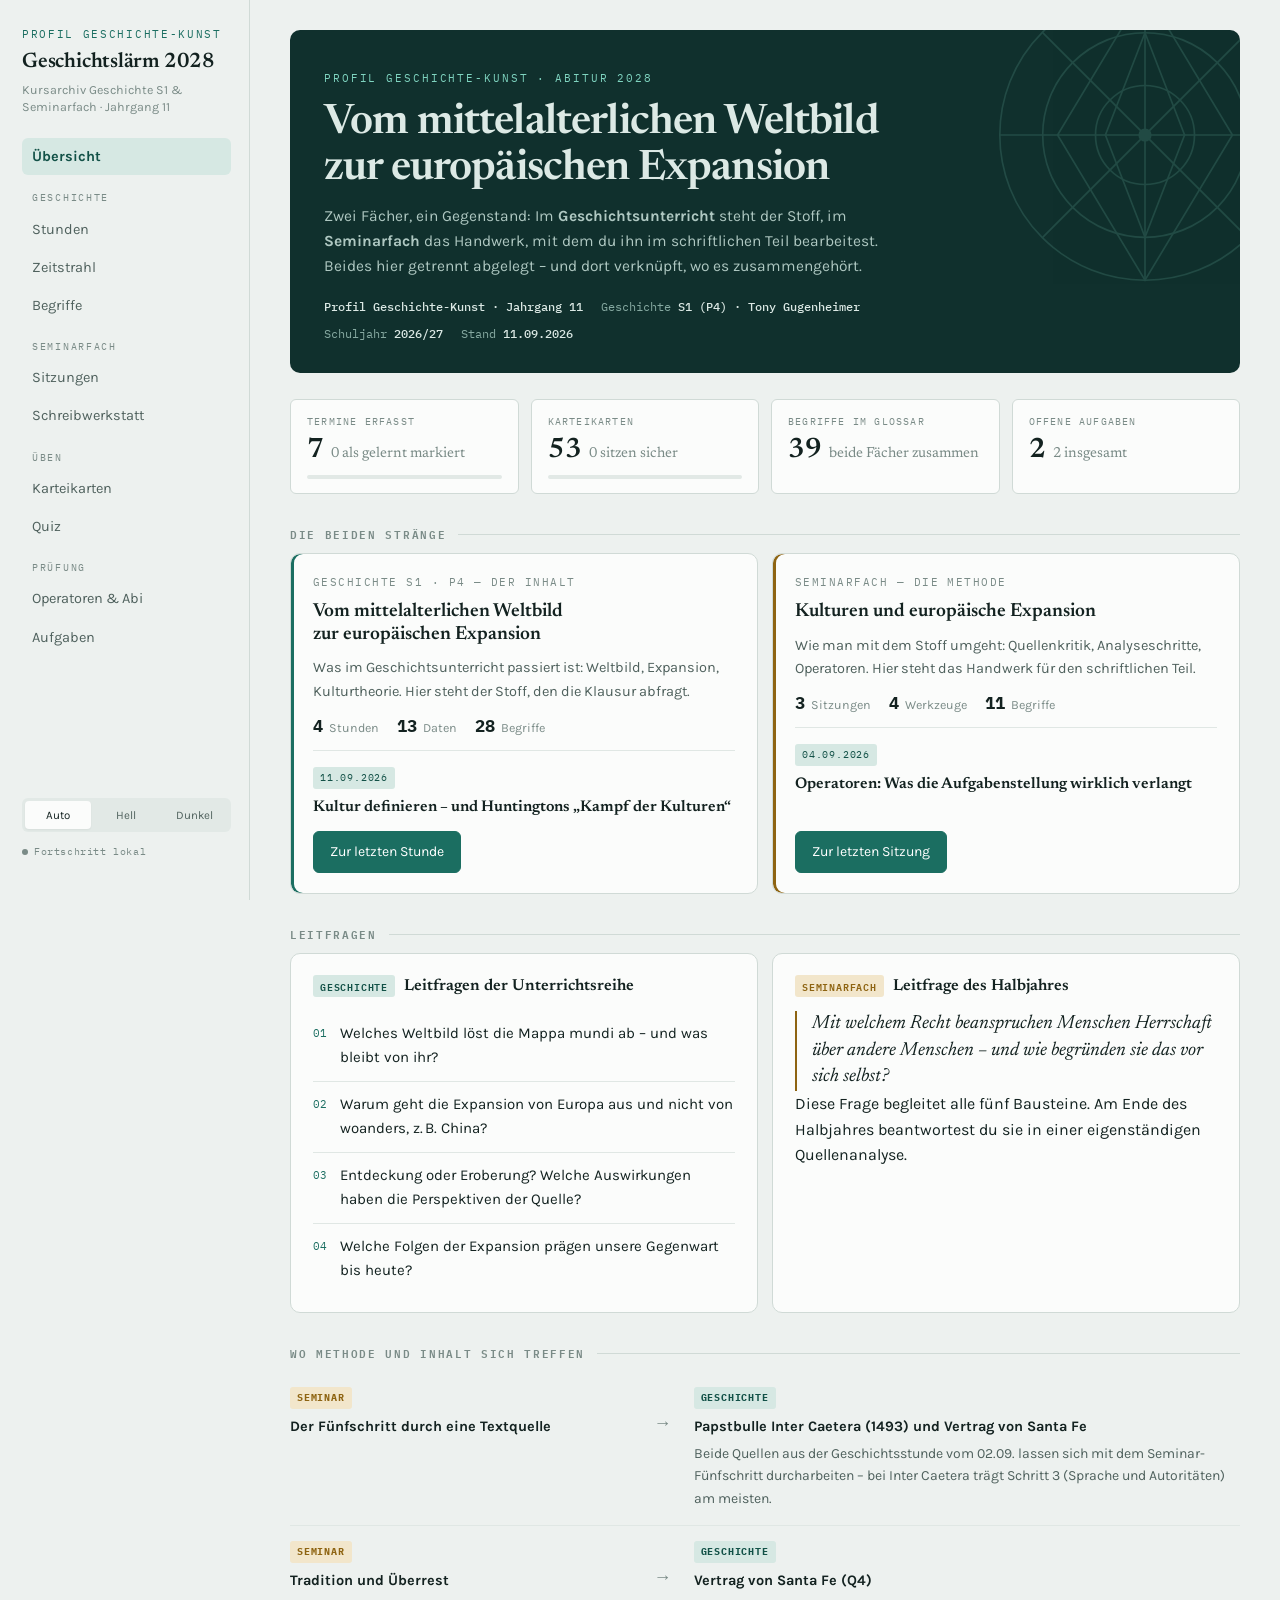
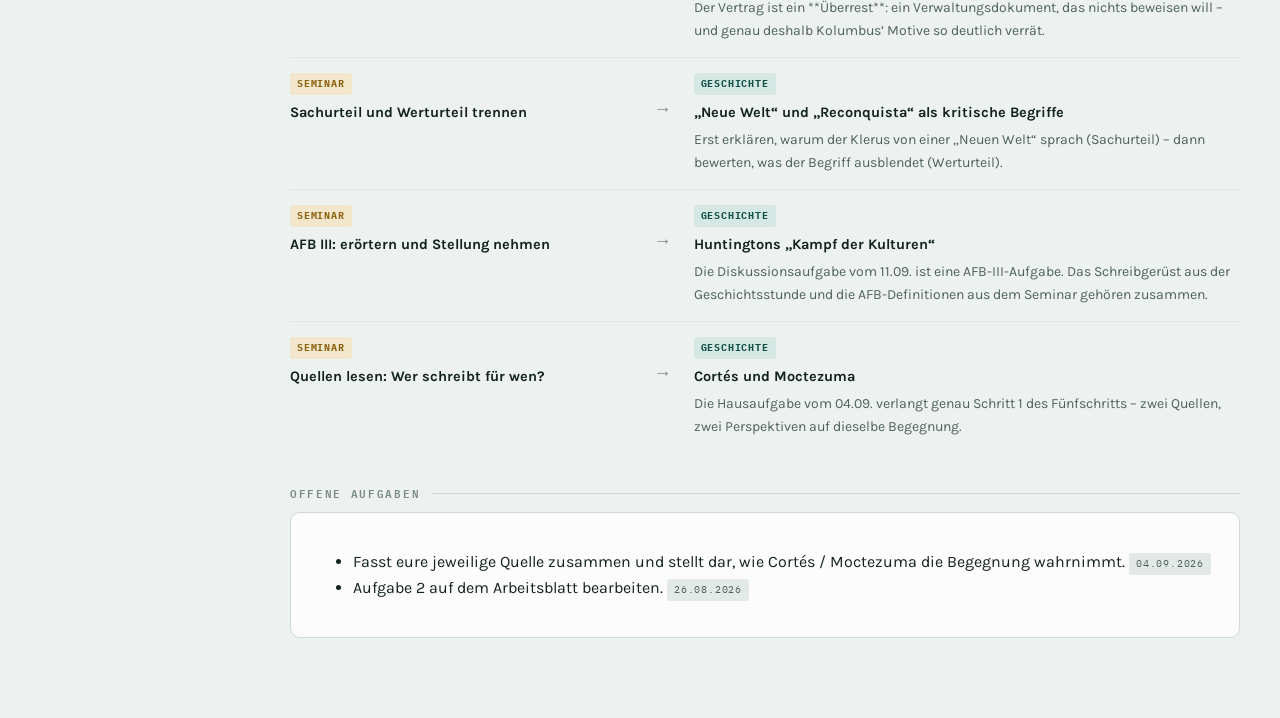
<file: geschichte/Geschichtslaerm-2028.html>
<!doctype html>
<html lang="de">
<head>
<meta charset="utf-8">
<meta name="viewport" content="width=device-width, initial-scale=1">
<title>Geschichtslärm 2028</title>
<link rel="preconnect" href="https://fonts.googleapis.com">
<link rel="preconnect" href="https://fonts.gstatic.com" crossorigin>
<link rel="stylesheet" href="https://fonts.googleapis.com/css2?family=Newsreader:ital,opsz,wght@0,6..72,400..700;1,6..72,400..600&family=Karla:ital,wght@0,400..700;1,400..600&family=IBM+Plex+Mono:wght@400;500&display=swap">
<style>
/* =========================================================================
   Kursarchiv Geschichte S1 — Stilsystem
   Palette: Verdigris (oxidiertes Kupfer der Navigationsinstrumente) auf
   kühlem Kartenpapier, Messing als zweite Signalfarbe.
   Schrift: Newsreader (Display/Zitat) · Karla (UI/Fließtext) · IBM Plex Mono (Daten)
   ========================================================================= */

:root {
  --ground:      #EDF1EF;
  --surface:     #FBFCFB;
  --surface-2:   #E2E9E6;
  --ink:         #132220;
  --ink-2:       #4F615D;
  --ink-3:       #7A8B87;
  --line:        #D0DAD6;
  --line-soft:   #E0E7E4;
  --accent:      #1B6E61;
  --accent-ink:  #125147;
  --accent-soft: #D6E8E3;
  --brass:       #8E6412;
  --brass-soft:  #F2E6CB;
  --deep:        #10302D;
  --deep-ink:    #DCE9E5;

  --f-display: "Newsreader", "Iowan Old Style", Georgia, serif;
  --f-body: "Karla", "Helvetica Neue", Arial, sans-serif;
  --f-mono: "IBM Plex Mono", "SFMono-Regular", Consolas, monospace;

  --r-s: 3px;
  --r-m: 6px;
  --r-l: 10px;
  --shadow: 0 1px 2px rgba(19, 34, 32, .05), 0 8px 24px -16px rgba(19, 34, 32, .28);
  --maxread: 68ch;
}

@media (prefers-color-scheme: dark) {
  :root:not([data-theme="light"]) {
    --ground:      #0D1514;
    --surface:     #141D1B;
    --surface-2:   #1B2624;
    --ink:         #E6EDEA;
    --ink-2:       #9DAEA9;
    --ink-3:       #7A8B86;
    --line:        #26332F;
    --line-soft:   #1E2A27;
    --accent:      #62C3AD;
    --accent-ink:  #8FD8C6;
    --accent-soft: #14322C;
    --brass:       #D6A44C;
    --brass-soft:  #2E2513;
    --deep:        #0A1716;
    --deep-ink:    #D4E4DF;
    --shadow: 0 1px 2px rgba(0, 0, 0, .4), 0 10px 28px -18px rgba(0, 0, 0, .8);
  }
}

:root[data-theme="dark"] {
  --ground:      #0D1514;
  --surface:     #141D1B;
  --surface-2:   #1B2624;
  --ink:         #E6EDEA;
  --ink-2:       #9DAEA9;
  --ink-3:       #7A8B86;
  --line:        #26332F;
  --line-soft:   #1E2A27;
  --accent:      #62C3AD;
  --accent-ink:  #8FD8C6;
  --accent-soft: #14322C;
  --brass:       #D6A44C;
  --brass-soft:  #2E2513;
  --deep:        #0A1716;
  --deep-ink:    #D4E4DF;
  --shadow: 0 1px 2px rgba(0, 0, 0, .4), 0 10px 28px -18px rgba(0, 0, 0, .8);
}

* { box-sizing: border-box; }

body {
  margin: 0;
  background: var(--ground);
  color: var(--ink);
  font-family: var(--f-body);
  font-size: 16px;
  line-height: 1.6;
  -webkit-font-smoothing: antialiased;
}

h1, h2, h3, h4 { font-family: var(--f-display); font-weight: 600; text-wrap: balance; margin: 0; line-height: 1.2; }
p { margin: 0; }
a { color: var(--accent-ink); }
button { font: inherit; color: inherit; }

:focus-visible { outline: 2px solid var(--accent); outline-offset: 2px; border-radius: var(--r-s); }

/* ------------------------------------------------------------------ Shell */

.shell {
  display: grid;
  grid-template-columns: 250px minmax(0, 1fr);
  gap: 0;
  min-height: 100vh;
  max-width: 1320px;
  margin-inline: auto;
}

.rail {
  border-right: 1px solid var(--line);
  padding-block: 26px 40px;
  padding-inline: 22px 18px;
  position: sticky;
  top: 0;
  align-self: start;
  height: 100vh;
  overflow-y: auto;
  display: flex;
  flex-direction: column;
  gap: 22px;
}

.brand { display: flex; flex-direction: column; gap: 3px; }
.brand .kurs {
  font-family: var(--f-mono);
  font-size: 10.5px;
  letter-spacing: .16em;
  text-transform: uppercase;
  color: var(--accent);
}
.brand .name { font-family: var(--f-display); font-size: 21px; font-weight: 600; letter-spacing: -.01em; }
.brand .sub { font-size: 12.5px; color: var(--ink-3); line-height: 1.35; }

.nav { display: flex; flex-direction: column; gap: 1px; }
.nav button {
  display: flex;
  align-items: baseline;
  gap: 9px;
  width: 100%;
  text-align: left;
  background: none;
  border: 0;
  border-radius: var(--r-m);
  padding: 7px 10px;
  cursor: pointer;
  color: var(--ink-2);
  font-size: 14.5px;
  transition: background .14s, color .14s;
}
.nav button .idx {
  font-family: var(--f-mono);
  font-size: 10px;
  color: var(--ink-3);
  min-width: 1.1em;
}
.nav button:hover { background: var(--surface-2); color: var(--ink); }
.nav button[aria-current="true"] { background: var(--accent-soft); color: var(--accent-ink); font-weight: 700; }
.nav button[aria-current="true"] .idx { color: var(--accent); }

.railfoot { margin-top: auto; display: flex; flex-direction: column; gap: 12px; }

.themeswitch {
  display: flex;
  gap: 2px;
  padding: 3px;
  background: var(--surface-2);
  border-radius: var(--r-m);
}
.themeswitch button {
  flex: 1;
  border: 0;
  background: none;
  border-radius: 4px;
  padding: 5px 4px;
  font-size: 11.5px;
  color: var(--ink-2);
  cursor: pointer;
}
.themeswitch button[aria-pressed="true"] { background: var(--surface); color: var(--ink); box-shadow: var(--shadow); }

.syncnote {
  font-family: var(--f-mono);
  font-size: 10px;
  letter-spacing: .06em;
  color: var(--ink-3);
  display: flex;
  align-items: center;
  gap: 6px;
}
.syncnote::before {
  content: "";
  width: 6px; height: 6px;
  border-radius: 50%;
  background: var(--ink-3);
  flex: none;
}
.syncnote[data-state="cloud"]::before { background: var(--accent); }

/* ------------------------------------------------------------------- Main */

.main { padding-block: 30px 80px; padding-inline: 40px; min-width: 0; }

.view { display: none; animation: rise .22s ease-out; }
.view[data-active="true"] { display: block; }
@keyframes rise { from { opacity: .4; transform: translateY(4px); } to { opacity: 1; transform: none; } }
@media (prefers-reduced-motion: reduce) { .view { animation: none; } }

.viewhead { margin-bottom: 26px; max-width: var(--maxread); }
.viewhead .eyebrow {
  font-family: var(--f-mono);
  font-size: 10.5px;
  letter-spacing: .18em;
  text-transform: uppercase;
  color: var(--accent);
  display: block;
  margin-bottom: 7px;
}
.viewhead h2 { font-size: clamp(26px, 3.4vw, 34px); letter-spacing: -.015em; }
.viewhead p { color: var(--ink-2); margin-top: 8px; font-size: 15px; }

/* ------------------------------------------------------------------- Hero */

.hero {
  position: relative;
  overflow: hidden;
  background: var(--deep);
  color: var(--deep-ink);
  border-radius: var(--r-l);
  padding: 34px 34px 30px;
  margin-bottom: 26px;
}
.hero .rose { position: absolute; right: -70px; top: -60px; width: 330px; height: 330px; opacity: .16; pointer-events: none; }
.hero-in { position: relative; max-width: 60ch; }
.hero .eyebrow {
  font-family: var(--f-mono);
  font-size: 10.5px;
  letter-spacing: .18em;
  text-transform: uppercase;
  color: #7FD4C0;
}
.hero h1 { font-size: clamp(28px, 4.2vw, 42px); margin-top: 10px; letter-spacing: -.02em; line-height: 1.1; }
.hero .lead { margin-top: 12px; font-size: 15.5px; color: #AFC8C2; }
.hero .meta { margin-top: 20px; display: flex; flex-wrap: wrap; gap: 8px 18px; font-family: var(--f-mono); font-size: 11.5px; color: #86A9A1; }
.hero .meta b { color: var(--deep-ink); font-weight: 500; }

/* ------------------------------------------------------------- Bausteine */

.grid { display: grid; gap: 14px; }
.grid.two { grid-template-columns: repeat(auto-fit, minmax(260px, 1fr)); }
.grid.three { grid-template-columns: repeat(auto-fit, minmax(220px, 1fr)); }

.panel {
  background: var(--surface);
  border: 1px solid var(--line);
  border-radius: var(--r-l);
  padding: 20px 22px;
}

.sectitle {
  font-family: var(--f-mono);
  font-size: 10.5px;
  letter-spacing: .16em;
  text-transform: uppercase;
  color: var(--ink-3);
  margin-block: 34px 12px;
  display: flex;
  align-items: center;
  gap: 12px;
}
.sectitle::after { content: ""; flex: 1; height: 1px; background: var(--line); }

.chip {
  display: inline-block;
  font-family: var(--f-mono);
  font-size: 10px;
  letter-spacing: .08em;
  text-transform: uppercase;
  padding: 3px 7px;
  border-radius: var(--r-s);
  background: var(--surface-2);
  color: var(--ink-2);
  white-space: nowrap;
}
.chip.accent { background: var(--accent-soft); color: var(--accent-ink); }
.chip.brass { background: var(--brass-soft); color: var(--brass); }

/* ------------------------------------------------------- Übersicht/Status */

.statrow { display: grid; grid-template-columns: repeat(auto-fit, minmax(158px, 1fr)); gap: 12px; }
.stat {
  background: var(--surface);
  border: 1px solid var(--line);
  border-radius: var(--r-m);
  padding: 14px 16px;
}
.stat .k { font-family: var(--f-mono); font-size: 10px; letter-spacing: .12em; text-transform: uppercase; color: var(--ink-3); }
.stat .v {
  font-family: var(--f-display);
  font-size: 28px;
  font-weight: 600;
  margin-top: 4px;
  font-variant-numeric: tabular-nums;
  display: flex;
  flex-wrap: wrap;
  align-items: baseline;
  gap: 2px 7px;
  line-height: 1.15;
}
.stat .v small { font-size: 14.5px; color: var(--ink-3); font-weight: 400; line-height: 1.35; }
.stat .bar { height: 4px; border-radius: 2px; background: var(--surface-2); margin-top: 9px; overflow: hidden; }
.stat .bar i { display: block; height: 100%; background: var(--accent); border-radius: 2px; transition: width .4s ease; }

.leitfragen { counter-reset: lf; display: flex; flex-direction: column; gap: 2px; }
.leitfragen li {
  counter-increment: lf;
  list-style: none;
  display: flex;
  gap: 13px;
  padding: 10px 0;
  border-top: 1px solid var(--line-soft);
  font-size: 15px;
}
.leitfragen li:first-child { border-top: 0; }
.leitfragen li::before {
  content: counter(lf, decimal-leading-zero);
  font-family: var(--f-mono);
  font-size: 11px;
  color: var(--accent);
  padding-top: 4px;
  flex: none;
}
.leitfragen { margin: 0; padding: 0; }

/* --------------------------------------------------------------- Stunden */

.stundenliste { display: flex; flex-direction: column; gap: 16px; }

.stunde {
  background: var(--surface);
  border: 1px solid var(--line);
  border-radius: var(--r-l);
  overflow: hidden;
}
.stunde.istneu { border-color: var(--accent); }

.stunde > summary {
  list-style: none;
  cursor: pointer;
  padding: 18px 22px;
  display: grid;
  grid-template-columns: 62px minmax(0, 1fr) auto;
  gap: 16px;
  align-items: start;
}
.stunde > summary::-webkit-details-marker { display: none; }
.stunde > summary:hover { background: var(--surface-2); }

.stunde .datum {
  font-family: var(--f-mono);
  font-size: 11px;
  line-height: 1.35;
  color: var(--ink-2);
  border-right: 1px solid var(--line);
  padding-right: 14px;
  padding-top: 2px;
}
.stunde .datum b { display: block; font-size: 18px; font-weight: 500; color: var(--ink); }

.stunde .kopf h3 { font-size: 19px; letter-spacing: -.01em; }
.stunde .kopf .unter { color: var(--ink-2); font-size: 14px; margin-top: 4px; }
.stunde .kopf .tags { display: flex; flex-wrap: wrap; gap: 6px; margin-top: 10px; }

.stunde .status { display: flex; align-items: center; gap: 10px; padding-top: 2px; }
.stunde .caret { color: var(--ink-3); font-size: 12px; transition: transform .2s; }
.stunde[open] .caret { transform: rotate(90deg); }

.gelerntbtn {
  border: 1px solid var(--line);
  background: var(--surface);
  border-radius: 100px;
  padding: 4px 12px;
  font-size: 12px;
  cursor: pointer;
  color: var(--ink-2);
  white-space: nowrap;
  transition: background .15s, color .15s, border-color .15s;
}
.gelerntbtn:hover { border-color: var(--accent); color: var(--accent-ink); }
.gelerntbtn[aria-pressed="true"] { background: var(--accent); border-color: var(--accent); color: #fff; }
:root[data-theme="dark"] .gelerntbtn[aria-pressed="true"] { color: #07201C; }
@media (prefers-color-scheme: dark) {
  :root:not([data-theme="light"]) .gelerntbtn[aria-pressed="true"] { color: #07201C; }
}

.stundenkoerper { padding: 4px 22px 24px; border-top: 1px solid var(--line-soft); }

/* ---------------------------------------------------------- Inhaltsblöcke */

.block { margin-top: 22px; max-width: var(--maxread); }
.block > h4 {
  font-size: 15.5px;
  margin-bottom: 9px;
  display: flex;
  align-items: baseline;
  gap: 9px;
}
.block .vorspann { color: var(--ink-2); font-size: 14.5px; margin-bottom: 9px; }
.block .fuss { color: var(--ink-3); font-size: 13.5px; margin-top: 10px; font-style: italic; }

.block ul.punkte { margin: 0; padding: 0; list-style: none; display: flex; flex-direction: column; gap: 7px; }
.block ul.punkte li { position: relative; padding-left: 17px; font-size: 15px; }
.block ul.punkte li::before {
  content: "";
  position: absolute;
  left: 2px; top: .62em;
  width: 5px; height: 5px;
  border: 1px solid var(--accent);
  transform: rotate(45deg);
}

.block .absatz { font-size: 15.5px; }

.wiederholung {
  display: flex;
  gap: 10px;
  align-items: flex-start;
  font-size: 13.5px;
  color: var(--ink-2);
  background: var(--surface-2);
  border-radius: var(--r-m);
  padding: 10px 14px;
  margin-top: 18px;
  max-width: var(--maxread);
}

.merke {
  border-left: 3px solid var(--brass);
  background: var(--brass-soft);
  border-radius: 0 var(--r-m) var(--r-m) 0;
  padding: 13px 17px;
  font-size: 15px;
  max-width: var(--maxread);
  margin-top: 22px;
}
.merke .label {
  font-family: var(--f-mono);
  font-size: 10px;
  letter-spacing: .16em;
  text-transform: uppercase;
  color: var(--brass);
  display: block;
  margin-bottom: 5px;
}

.defbox {
  border: 1px solid var(--accent);
  border-radius: var(--r-m);
  background: var(--accent-soft);
  padding: 16px 19px;
  margin-top: 22px;
  max-width: var(--maxread);
}
.defbox h4 { color: var(--accent-ink); margin-bottom: 8px; font-size: 15.5px; }
.defbox .zusatz { margin-top: 9px; font-size: 14px; color: var(--ink-2); }

.zitat {
  margin-top: 22px;
  max-width: var(--maxread);
  border-top: 2px solid var(--ink);
  padding-top: 14px;
}
.zitat blockquote {
  margin: 0;
  font-family: var(--f-display);
  font-size: 19px;
  line-height: 1.45;
  font-style: italic;
}
.zitat blockquote::before { content: "„"; }
.zitat blockquote::after { content: "“"; }
.zitat .sig { margin-top: 11px; font-family: var(--f-mono); font-size: 11.5px; color: var(--ink-2); }
.zitat .hinweis { margin-top: 9px; font-size: 13.5px; color: var(--ink-3); }

.auftrag {
  margin-top: 22px;
  max-width: var(--maxread);
  border: 1px dashed var(--line);
  border-radius: var(--r-m);
  padding: 15px 18px;
}
.auftrag .label {
  font-family: var(--f-mono);
  font-size: 10px;
  letter-spacing: .16em;
  text-transform: uppercase;
  color: var(--ink-3);
  display: block;
  margin-bottom: 6px;
}
.auftrag .frage { font-size: 15.5px; font-family: var(--f-display); }
.auftrag .loesung { margin-top: 12px; }
.auftrag .loesung summary {
  cursor: pointer;
  font-size: 12.5px;
  color: var(--accent-ink);
  font-family: var(--f-mono);
  letter-spacing: .04em;
}
.auftrag .loesung ul { margin-top: 10px; }
.auftrag .keineloesung { margin-top: 10px; font-size: 13px; color: var(--ink-3); }

.kgrid { display: grid; grid-template-columns: repeat(auto-fit, minmax(210px, 1fr)); gap: 10px; margin-top: 4px; }
.kcard { border: 1px solid var(--line); border-radius: var(--r-m); padding: 13px 15px; background: var(--surface); }
.kcard .k { font-family: var(--f-display); font-weight: 600; font-size: 15px; margin-bottom: 5px; }
.kcard .v { font-size: 14px; color: var(--ink-2); line-height: 1.5; }

.block.breit { max-width: none; }

.stufen { display: flex; flex-direction: column; gap: 0; counter-reset: st; }
.stufe {
  counter-increment: st;
  display: grid;
  grid-template-columns: 34px minmax(0, 1fr);
  gap: 14px;
  padding: 14px 0;
  border-top: 1px solid var(--line-soft);
}
.stufe:first-child { border-top: 0; padding-top: 4px; }
.stufe .num {
  font-family: var(--f-mono);
  font-size: 12px;
  color: var(--accent);
  border: 1px solid var(--accent);
  border-radius: 50%;
  width: 26px; height: 26px;
  display: grid; place-items: center;
}
.stufe .num::before { content: counter(st); }
.stufe h5 { margin: 0 0 5px; font-family: var(--f-display); font-size: 16px; font-weight: 600; }
.stufe ul { margin: 0; padding-left: 17px; font-size: 14.5px; color: var(--ink-2); display: flex; flex-direction: column; gap: 4px; }

.wolke { display: flex; flex-wrap: wrap; gap: 7px; }
.wolke span {
  border: 1px solid var(--line);
  border-radius: 100px;
  padding: 5px 12px;
  font-size: 13.5px;
  color: var(--ink-2);
  background: var(--surface);
}

.geruest { margin-top: 22px; max-width: var(--maxread); }
.geruest .einleitung {
  font-family: var(--f-display);
  font-size: 15.5px;
  font-style: italic;
  color: var(--ink-2);
  border-left: 2px solid var(--line);
  padding-left: 14px;
}
.geruest ol { margin: 12px 0 0; padding: 0; list-style: none; counter-reset: gs; display: flex; flex-direction: column; gap: 6px; }
.geruest ol li {
  counter-increment: gs;
  display: flex;
  gap: 11px;
  font-size: 15px;
  align-items: baseline;
}
.geruest ol li::before {
  content: counter(gs);
  font-family: var(--f-mono);
  font-size: 10.5px;
  color: var(--ink-3);
  border: 1px solid var(--line);
  border-radius: 3px;
  padding: 1px 5px;
  flex: none;
}

.schema { margin-top: 22px; }
.schema figure { margin: 0; display: flex; flex-wrap: wrap; gap: 24px; align-items: center; }
.schema svg { flex: none; }
.schema figcaption { font-size: 14px; color: var(--ink-2); max-width: 34ch; min-width: 200px; }

.hausaufgabe {
  margin-top: 24px;
  max-width: var(--maxread);
  display: flex;
  gap: 12px;
  align-items: flex-start;
  border-top: 1px solid var(--line);
  padding-top: 16px;
}
.hausaufgabe .label { font-family: var(--f-mono); font-size: 10px; letter-spacing: .16em; text-transform: uppercase; color: var(--brass); flex: none; padding-top: 3px; }
.hausaufgabe p { font-size: 15px; }

/* ------------------------------------------------------------ Zeitstrahl */

.tl { position: relative; padding-left: 108px; }
.tl::before { content: ""; position: absolute; left: 92px; top: 6px; bottom: 6px; width: 1px; background: var(--line); }
.tlitem { position: relative; padding-block: 12px; }
.tlitem .jahr {
  position: absolute;
  left: -108px;
  width: 82px;
  text-align: right;
  font-family: var(--f-mono);
  font-size: 13px;
  font-variant-numeric: tabular-nums;
  color: var(--ink);
  padding-top: 2px;
}
.tlitem::before {
  content: "";
  position: absolute;
  left: -20px; top: 19px;
  width: 9px; height: 9px;
  border-radius: 50%;
  background: var(--ground);
  border: 2px solid var(--accent);
}
.tlitem h4 { font-size: 16.5px; }
.tlitem p { font-size: 14.5px; color: var(--ink-2); margin-top: 4px; max-width: 58ch; }
.tlitem .chip { margin-top: 8px; }

/* --------------------------------------------------------------- Glossar */

.toolbar { display: flex; flex-wrap: wrap; gap: 8px; align-items: center; margin-bottom: 18px; }
.suche {
  flex: 1 1 200px;
  min-width: 0;
  border: 1px solid var(--line);
  background: var(--surface);
  border-radius: var(--r-m);
  padding: 8px 13px;
  font: inherit;
  font-size: 14.5px;
  color: var(--ink);
}
.suche::placeholder { color: var(--ink-3); }

.filter { display: flex; flex-wrap: wrap; gap: 5px; }
.filter button {
  border: 1px solid var(--line);
  background: none;
  border-radius: 100px;
  padding: 4px 11px;
  font-size: 12.5px;
  color: var(--ink-2);
  cursor: pointer;
}
.filter button:hover { border-color: var(--accent); }
.filter button[aria-pressed="true"] { background: var(--accent); border-color: var(--accent); color: #fff; }
:root[data-theme="dark"] .filter button[aria-pressed="true"] { color: #07201C; }
@media (prefers-color-scheme: dark) {
  :root:not([data-theme="light"]) .filter button[aria-pressed="true"] { color: #07201C; }
}

.glossar { display: flex; flex-direction: column; }
.gterm { border-top: 1px solid var(--line); padding: 15px 0; display: grid; grid-template-columns: minmax(150px, 210px) minmax(0, 1fr); gap: 20px; }
.gterm:first-child { border-top: 0; }
.gterm dt { font-family: var(--f-display); font-size: 17px; font-weight: 600; }
.gterm dt .chip { display: block; width: fit-content; margin-top: 6px; }
.gterm dd { margin: 0; }
.gterm .kurz { font-size: 14.5px; color: var(--ink); font-weight: 700; }
.gterm .lang { font-size: 14.5px; color: var(--ink-2); margin-top: 4px; max-width: 62ch; }

.leer { color: var(--ink-3); font-size: 14.5px; padding: 24px 0; }

/* ---------------------------------------------------------- Karteikarten */

.fcwrap { max-width: 640px; }
.fcmeta { display: flex; flex-wrap: wrap; justify-content: space-between; gap: 10px; align-items: center; margin-bottom: 12px; font-family: var(--f-mono); font-size: 11px; color: var(--ink-3); }

.fcard {
  position: relative;
  border: 1px solid var(--line);
  background: var(--surface);
  border-radius: var(--r-l);
  padding: 34px 32px;
  min-height: 230px;
  display: flex;
  flex-direction: column;
  justify-content: center;
  gap: 16px;
  box-shadow: var(--shadow);
  cursor: pointer;
  text-align: left;
  width: 100%;
}
.fcard .seite { font-family: var(--f-mono); font-size: 10px; letter-spacing: .16em; text-transform: uppercase; color: var(--accent); position: absolute; top: 16px; left: 32px; }
.fcard .front { font-family: var(--f-display); font-size: 21px; line-height: 1.32; }
.fcard .back { font-size: 15.5px; color: var(--ink-2); border-top: 1px solid var(--line); padding-top: 15px; }
.fcard .hint { position: absolute; bottom: 14px; left: 32px; font-size: 11.5px; color: var(--ink-3); }

.fcbtns { display: flex; gap: 9px; margin-top: 14px; flex-wrap: wrap; }
.btn {
  border: 1px solid var(--line);
  background: var(--surface);
  border-radius: var(--r-m);
  padding: 9px 16px;
  font-size: 14px;
  cursor: pointer;
  color: var(--ink);
  transition: border-color .15s, background .15s;
}
.btn:hover { border-color: var(--accent); }
.btn.primary { background: var(--accent); border-color: var(--accent); color: #fff; }
:root[data-theme="dark"] .btn.primary { color: #07201C; }
@media (prefers-color-scheme: dark) {
  :root:not([data-theme="light"]) .btn.primary { color: #07201C; }
}
.btn.ghost { background: none; }
.btn:disabled { opacity: .45; cursor: default; }

.boxen { display: flex; gap: 8px; margin-top: 18px; flex-wrap: wrap; }
.boxen .b {
  border: 1px solid var(--line);
  border-radius: var(--r-m);
  padding: 8px 13px;
  font-size: 12.5px;
  color: var(--ink-2);
  display: flex;
  gap: 8px;
  align-items: baseline;
}
.boxen .b b { font-family: var(--f-mono); font-size: 14px; color: var(--ink); font-variant-numeric: tabular-nums; }

/* ------------------------------------------------------------------ Quiz */

.quizwrap { max-width: 660px; }
.qcard { border: 1px solid var(--line); background: var(--surface); border-radius: var(--r-l); padding: 26px 28px; }
.qnum { font-family: var(--f-mono); font-size: 11px; letter-spacing: .12em; color: var(--ink-3); text-transform: uppercase; }
.qfrage { font-family: var(--f-display); font-size: 20px; margin-top: 8px; line-height: 1.35; }
.qopts { display: flex; flex-direction: column; gap: 8px; margin-top: 20px; }
.qopt {
  text-align: left;
  border: 1px solid var(--line);
  background: none;
  border-radius: var(--r-m);
  padding: 11px 15px;
  font-size: 15px;
  cursor: pointer;
  display: flex;
  gap: 11px;
  align-items: baseline;
  transition: border-color .14s, background .14s;
}
.qopt .mark { font-family: var(--f-mono); font-size: 11px; color: var(--ink-3); flex: none; }
.qopt:hover:not(:disabled) { border-color: var(--accent); }
.qopt:disabled { cursor: default; }
.qopt[data-ergebnis="richtig"] { border-color: var(--accent); background: var(--accent-soft); }
.qopt[data-ergebnis="richtig"] .mark { color: var(--accent-ink); }
.qopt[data-ergebnis="falsch"] { border-color: var(--brass); background: var(--brass-soft); }
.qopt[data-ergebnis="falsch"] .mark { color: var(--brass); }

.qerkl { margin-top: 16px; font-size: 14.5px; color: var(--ink-2); border-left: 2px solid var(--accent); padding-left: 13px; }
.qfoot { display: flex; justify-content: space-between; align-items: center; gap: 12px; margin-top: 20px; flex-wrap: wrap; }
.qscore { font-family: var(--f-mono); font-size: 12px; color: var(--ink-2); font-variant-numeric: tabular-nums; }

.ergebnis { text-align: center; padding: 40px 20px; }
.ergebnis .gross { font-family: var(--f-display); font-size: 52px; font-weight: 600; font-variant-numeric: tabular-nums; }
.ergebnis p { color: var(--ink-2); margin-top: 6px; }

/* ------------------------------------------------------- Klausur & Abitur */

.optabelle { width: 100%; border-collapse: collapse; font-size: 14.5px; }
.optabelle th, .optabelle td { text-align: left; padding: 10px 14px; border-bottom: 1px solid var(--line-soft); vertical-align: top; }
.optabelle thead th { font-family: var(--f-mono); font-size: 10px; letter-spacing: .12em; text-transform: uppercase; color: var(--ink-3); border-bottom: 1px solid var(--line); }
.optabelle tbody tr:hover { background: var(--surface-2); }
.optabelle .worte { font-weight: 700; width: 30%; }
.optabelle .worte span { display: block; }
.optabelle .def { color: var(--ink-2); }
.optabelle .abrow td {
  background: var(--surface-2);
  font-family: var(--f-mono);
  font-size: 10.5px;
  letter-spacing: .14em;
  text-transform: uppercase;
  color: var(--ink-2);
  padding-block: 7px;
}
.tabellenrahmen { overflow-x: auto; border: 1px solid var(--line); border-radius: var(--r-l); background: var(--surface); }

.sp { border: 1px solid var(--line); border-radius: var(--r-l); padding: 20px 22px; background: var(--surface); }
.sp.aktuell { border-color: var(--accent); border-width: 1px; box-shadow: inset 3px 0 0 var(--accent); }
.sp .nr { font-family: var(--f-mono); font-size: 10.5px; letter-spacing: .16em; text-transform: uppercase; color: var(--accent); }
.sp .bereich { font-size: 13px; color: var(--ink-3); font-style: italic; margin-top: 6px; }
.sp h3 { font-size: 20px; margin-top: 4px; }
.sp h5 { margin: 16px 0 6px; font-family: var(--f-mono); font-size: 10px; letter-spacing: .14em; text-transform: uppercase; color: var(--ink-3); font-weight: 400; }
.sp ul { margin: 0; padding-left: 18px; font-size: 14.5px; color: var(--ink-2); display: flex; flex-direction: column; gap: 5px; }

.abifakten { display: grid; grid-template-columns: repeat(auto-fit, minmax(190px, 1fr)); gap: 0; border: 1px solid var(--line); border-radius: var(--r-l); overflow: hidden; background: var(--surface); }
.abifakt { padding: 15px 18px; border-right: 1px solid var(--line-soft); border-bottom: 1px solid var(--line-soft); }
.abifakt .k { font-family: var(--f-mono); font-size: 10px; letter-spacing: .12em; text-transform: uppercase; color: var(--ink-3); }
.abifakt .v { margin-top: 5px; font-size: 15px; }
.abifakt .v b { font-family: var(--f-mono); font-variant-numeric: tabular-nums; }

/* -------------------------------------------------------------- Aufgaben */

.todo { display: flex; flex-direction: column; gap: 2px; }
.todo label {
  display: grid;
  grid-template-columns: 20px minmax(0, 1fr);
  gap: 12px;
  align-items: start;
  padding: 13px 0;
  border-top: 1px solid var(--line-soft);
  cursor: pointer;
  font-size: 15px;
}
.todo label:first-child { border-top: 0; }
.todo input { margin-top: 5px; accent-color: var(--accent); width: 16px; height: 16px; }
.todo .txt .meta { font-family: var(--f-mono); font-size: 10.5px; color: var(--ink-3); margin-top: 4px; letter-spacing: .06em; }
.todo input:checked + .txt > .satz { text-decoration: line-through; color: var(--ink-3); }

/* ------------------------------------------------- Zwei Stränge & Brücken */

.navgruppe {
  font-family: var(--f-mono);
  font-size: 9.5px;
  letter-spacing: .18em;
  text-transform: uppercase;
  color: var(--ink-3);
  padding: 14px 10px 4px;
}

.panelkopf {
  font-family: var(--f-display);
  font-size: 16px;
  font-weight: 600;
  display: flex;
  align-items: center;
  gap: 9px;
  margin-bottom: 12px;
  flex-wrap: wrap;
}

.grossefrage {
  font-family: var(--f-display);
  font-size: 19px;
  line-height: 1.4;
  font-style: italic;
  border-left: 2px solid var(--brass);
  padding-left: 15px;
}

.strang {
  background: var(--surface);
  border: 1px solid var(--line);
  border-radius: var(--r-l);
  padding: 20px 22px;
  display: flex;
  flex-direction: column;
  gap: 10px;
}
.strang:first-child { box-shadow: inset 3px 0 0 var(--accent); }
.strang:last-child { box-shadow: inset 3px 0 0 var(--brass); }
.strang .nr {
  font-family: var(--f-mono);
  font-size: 10.5px;
  letter-spacing: .14em;
  text-transform: uppercase;
  color: var(--ink-3);
}
.strang h3 { font-size: 19px; }
.strang .strangtext { font-size: 14.5px; color: var(--ink-2); }
.strang .strangzahlen { display: flex; gap: 18px; flex-wrap: wrap; font-size: 12.5px; color: var(--ink-3); }
.strang .strangzahlen b {
  font-family: var(--f-mono);
  font-size: 17px;
  color: var(--ink);
  font-variant-numeric: tabular-nums;
  margin-right: 3px;
}
.strang .letzte { border-top: 1px solid var(--line-soft); padding-top: 12px; }
.strang .letzte .lt { font-family: var(--f-display); font-size: 15.5px; font-weight: 600; margin-top: 7px; }
.strang .fcbtns { margin-top: auto; }

.bruecken { display: flex; flex-direction: column; }
.bruecke {
  display: grid;
  grid-template-columns: minmax(150px, 1fr) 34px minmax(0, 1.6fr);
  gap: 14px;
  align-items: start;
  padding: 15px 0;
  border-top: 1px solid var(--line-soft);
}
.bruecke:first-child { border-top: 0; }
.bruecke .von, .bruecke .nach { font-size: 14.5px; font-weight: 700; }
.bruecke .chip { display: block; width: fit-content; margin-bottom: 6px; }
.bruecke .pfeil { color: var(--ink-3); font-size: 18px; text-align: center; padding-top: 22px; }
.bruecke .nach p { font-weight: 400; color: var(--ink-2); margin-top: 5px; font-size: 14px; }

.filter.fach button[aria-pressed="true"] { background: var(--brass); border-color: var(--brass); color: #fff; }
:root[data-theme="dark"] .filter.fach button[aria-pressed="true"] { color: #1B1405; }
@media (prefers-color-scheme: dark) {
  :root:not([data-theme="light"]) .filter.fach button[aria-pressed="true"] { color: #1B1405; }
}

.tlitem.sem::before { border-color: var(--brass); }

/* ------------------------------------------------------- Schreibwerkstatt */

.werkstattnav { display: flex; flex-wrap: wrap; gap: 6px; margin-bottom: 22px; }
.wtab {
  border: 1px solid var(--line);
  background: var(--surface);
  border-radius: 100px;
  padding: 6px 14px;
  font-size: 13px;
  cursor: pointer;
  color: var(--ink-2);
}
.wtab:hover { border-color: var(--brass); color: var(--ink); }

.werkzeug {
  border: 1px solid var(--line);
  border-radius: var(--r-l);
  background: var(--surface);
  padding: 22px 24px 26px;
  margin-bottom: 16px;
  scroll-margin-top: 20px;
}
.werkzeug .wkopf { border-bottom: 1px solid var(--line-soft); padding-bottom: 14px; }
.werkzeug .wkopf h3 { font-size: 21px; }
.werkzeug .wkopf p { font-size: 14.5px; color: var(--ink-2); margin-top: 5px; max-width: var(--maxread); }
.werkzeug .wkopf .chip { margin-top: 10px; }

.bausteine { display: flex; flex-direction: column; gap: 4px; }
.phase { border-top: 1px solid var(--line-soft); padding: 14px 0; }
.phase:first-child { border-top: 0; }
.phasekopf { display: flex; flex-wrap: wrap; align-items: baseline; gap: 10px; margin-bottom: 9px; }
.phase .pname {
  font-family: var(--f-mono);
  font-size: 10.5px;
  letter-spacing: .14em;
  text-transform: uppercase;
  color: var(--brass);
}
.phase .phinweis { font-size: 13px; color: var(--ink-3); }
.saetze { margin: 0; padding: 0; list-style: none; display: flex; flex-direction: column; gap: 7px; }
.saetze li {
  font-family: var(--f-display);
  font-size: 15.5px;
  line-height: 1.45;
  background: var(--surface-2);
  border-radius: var(--r-m);
  padding: 10px 14px;
  border-left: 2px solid var(--brass);
}

.verweis {
  font-size: 14px;
  color: var(--ink-2);
  background: var(--surface-2);
  border-radius: var(--r-m);
  padding: 11px 15px;
  cursor: pointer;
  display: flex;
  gap: 9px;
  align-items: baseline;
  transition: color .14s;
}
.verweis::before { content: "→"; color: var(--accent); flex: none; }
.verweis:hover { color: var(--ink); }

/* ------------------------------------------------------------- Responsive */

@media (max-width: 900px) {
  .shell { grid-template-columns: minmax(0, 1fr); }
  .rail {
    position: sticky;
    top: 0;
    z-index: 20;
    height: auto;
    border-right: 0;
    border-bottom: 1px solid var(--line);
    background: var(--ground);
    padding-block: 14px 10px;
    padding-inline: 18px;
    gap: 12px;
  }
  .nav { flex-direction: row; overflow-x: auto; gap: 4px; padding-bottom: 2px; align-items: center; }
  .nav button { white-space: nowrap; padding: 6px 12px; border: 1px solid var(--line); }
  .nav button .idx { display: none; }
  .navgruppe { padding: 0 4px 0 8px; white-space: nowrap; border-left: 1px solid var(--line); align-self: stretch; display: flex; align-items: center; }
  .navgruppe:first-child { border-left: 0; }
  .railfoot { margin-top: 0; flex-direction: row; align-items: center; justify-content: space-between; }
  .themeswitch { flex: 0 0 auto; }
  .main { padding-inline: 18px; padding-block: 22px 60px; }
  .hero { padding: 26px 22px; }
  .hero .rose { width: 220px; height: 220px; right: -60px; }
  .stunde > summary { grid-template-columns: 54px minmax(0, 1fr); padding: 15px 16px; }
  .stunde .status { grid-column: 1 / -1; flex-direction: row; align-items: center; justify-content: flex-start; }
  .stundenkoerper { padding-inline: 16px; }
  .tl { padding-left: 0; }
  .tl::before { left: 4px; }
  .tlitem { padding-left: 26px; }
  .tlitem .jahr { position: static; width: auto; text-align: left; display: block; margin-bottom: 3px; color: var(--accent); }
  .tlitem::before { left: 0; top: 18px; }
  .gterm { grid-template-columns: minmax(0, 1fr); gap: 6px; }
  .fcard { padding: 30px 22px; }
  .fcard .seite, .fcard .hint { left: 22px; }
  .qcard { padding: 20px 18px; }
  .werkzeug { padding: 18px 16px 22px; }
  .bruecke { grid-template-columns: minmax(0, 1fr); gap: 8px; }
  .bruecke .pfeil { text-align: left; padding-top: 0; }
}

</style>
<script>
  /* Farbschema vor dem ersten Paint setzen, damit es nicht umspringt. */
  try {
    var m = localStorage.getItem("geschichte-s1-theme");
    if (m === "dark" || m === "light") document.documentElement.setAttribute("data-theme", m);
  } catch (e) {}
</script>
</head>
<body>
<div class="shell">
  <aside class="rail">
    <div class="brand">
      <span class="kurs">Profil Geschichte-Kunst</span>
      <span class="name">Geschichtslärm 2028</span>
      <span class="sub">Kursarchiv Geschichte S1 &amp; Seminarfach · Jahrgang 11</span>
    </div>

    <nav class="nav" id="nav" aria-label="Bereiche"></nav>

    <div class="railfoot">
      <div class="themeswitch" role="group" aria-label="Farbschema">
        <button type="button" id="th-auto" data-theme-set="auto">Auto</button>
        <button type="button" id="th-light" data-theme-set="light">Hell</button>
        <button type="button" id="th-dark" data-theme-set="dark">Dunkel</button>
      </div>
      <span class="syncnote" id="syncnote" data-state="local">Fortschritt lokal</span>
    </div>
  </aside>

  <main class="main">

    <!-- ÜBERSICHT -->
    <section class="view" id="view-uebersicht" data-active="true" aria-labelledby="h-uebersicht">
      <div class="hero">
        <svg class="rose" viewBox="0 0 200 200" aria-hidden="true">
          <g fill="none" stroke="#7FD4C0" stroke-width="1">
            <circle cx="100" cy="100" r="88"></circle>
            <circle cx="100" cy="100" r="62"></circle>
            <circle cx="100" cy="100" r="30"></circle>
            <path d="M100 12 L100 188 M12 100 L188 100 M38 38 L162 162 M162 38 L38 162"></path>
            <path d="M100 12 L153 100 L100 188 L47 100 Z"></path>
            <path d="M100 38 L124 100 L100 162 L76 100 Z"></path>
          </g>
          <circle cx="100" cy="100" r="4" fill="#7FD4C0"></circle>
        </svg>
        <div class="hero-in">
          <span class="eyebrow">Profil Geschichte-Kunst · Abitur 2028</span>
          <h1 id="h-uebersicht">Vom mittelalterlichen Weltbild zur europäischen Expansion</h1>
          <p class="lead">Zwei Fächer, ein Gegenstand: Im <strong>Geschichtsunterricht</strong> steht der Stoff, im <strong>Seminarfach</strong> das Handwerk, mit dem du ihn im schriftlichen Teil bearbeitest. Beides hier getrennt abgelegt – und dort verknüpft, wo es zusammengehört.</p>
          <div class="meta" id="hero-meta"></div>
        </div>
      </div>

      <div class="statrow" id="statrow"></div>

      <h3 class="sectitle">Die beiden Stränge</h3>
      <div class="grid two" id="straenge"></div>

      <h3 class="sectitle">Leitfragen</h3>
      <div class="grid two" id="leitfragen-box"></div>

      <h3 class="sectitle">Wo Methode und Inhalt sich treffen</h3>
      <div id="bruecken"></div>

      <h3 class="sectitle">Offene Aufgaben</h3>
      <div id="offene-uebersicht"></div>
    </section>

    <!-- SEMINAR -->
    <section class="view" id="view-seminar" aria-labelledby="h-seminar">
      <header class="viewhead">
        <span class="eyebrow">Seminarfach · Profil Geschichte-Kunst</span>
        <h2 id="h-seminar">Kulturen und europäische Expansion</h2>
        <p id="seminar-unter"></p>
      </header>
      <div id="seminar-rahmen"></div>

      <h3 class="sectitle">Sitzungen</h3>
      <div class="toolbar">
        <input type="search" class="suche" id="seminar-suche" placeholder="In allen Sitzungen suchen …" aria-label="Sitzungen durchsuchen">
        <div class="filter" id="seminar-filter" role="group" aria-label="Nach Thema filtern"></div>
      </div>
      <div class="stundenliste" id="seminarliste"></div>
    </section>

    <!-- SCHREIBWERKSTATT -->
    <section class="view" id="view-werkstatt" aria-labelledby="h-werkstatt">
      <header class="viewhead">
        <span class="eyebrow">Werkzeugkasten</span>
        <h2 id="h-werkstatt">Schreibwerkstatt</h2>
        <p>Alles, was du beim Schreiben einer Quellenanalyse offen daneben liegen haben willst – der Fünfschritt, die Satzanfänge, die Einordnung der Quellenart und die Anforderungsbereiche.</p>
      </header>
      <div class="werkstattnav" id="werkstatt-nav" role="group" aria-label="Werkzeuge"></div>
      <div id="werkstatt"></div>
    </section>

    <!-- STUNDEN -->
    <section class="view" id="view-stunden" aria-labelledby="h-stunden">
      <header class="viewhead">
        <span class="eyebrow">Geschichte S1 · P4 · Tony Gugenheimer</span>
        <h2 id="h-stunden">Jede Stunde, wie sie lief</h2>
        <p>Chronologisch von der neuesten Stunde rückwärts. Tippe auf eine Stunde, um sie aufzuklappen; Arbeitsaufträge lassen sich erst ohne, dann mit Lösung lesen.</p>
      </header>
      <div class="toolbar">
        <input type="search" class="suche" id="stunden-suche" placeholder="In allen Stunden suchen …" aria-label="Stunden durchsuchen">
        <div class="filter" id="stunden-filter" role="group" aria-label="Nach Thema filtern"></div>
      </div>
      <div class="stundenliste" id="stundenliste"></div>
    </section>

    <!-- ZEITSTRAHL -->
    <section class="view" id="view-zeitstrahl" aria-labelledby="h-zeitstrahl">
      <header class="viewhead">
        <span class="eyebrow">Chronologie</span>
        <h2 id="h-zeitstrahl">Zeitstrahl der Reihe</h2>
        <p>Alle Jahreszahlen, die bisher im Unterricht gefallen sind – von der maurischen Eroberung Iberiens bis zu Huntingtons These.</p>
      </header>
      <div class="toolbar">
        <div class="filter fach" id="tl-fach" role="group" aria-label="Nach Fach filtern"></div>
        <div class="filter" id="tl-filter" role="group" aria-label="Nach Kategorie filtern"></div>
      </div>
      <div class="tl" id="zeitstrahl"></div>
    </section>

    <!-- BEGRIFFE -->
    <section class="view" id="view-begriffe" aria-labelledby="h-begriffe">
      <header class="viewhead">
        <span class="eyebrow">Glossar</span>
        <h2 id="h-begriffe">Begriffe, die sitzen müssen</h2>
        <p>Fachbegriffe aus dem Unterricht mit Kurzantwort und Erläuterung. In der Klausur zählt die Definition, nicht die Umschreibung.</p>
      </header>
      <div class="toolbar">
        <input type="search" class="suche" id="gl-suche" placeholder="Begriff suchen …" aria-label="Begriff suchen">
        <div class="filter fach" id="gl-fach" role="group" aria-label="Nach Fach filtern"></div>
        <div class="filter" id="gl-filter" role="group" aria-label="Nach Kategorie filtern"></div>
      </div>
      <dl class="glossar" id="glossar"></dl>
    </section>

    <!-- KARTEIKARTEN -->
    <section class="view" id="view-karten" aria-labelledby="h-karten">
      <header class="viewhead">
        <span class="eyebrow">Aktives Abrufen</span>
        <h2 id="h-karten">Karteikarten</h2>
        <p>Erst antworten, dann aufdecken. Gewusste Karten wandern eine Box weiter und kommen seltener; „Nochmal“ setzt sie zurück auf Box 1.</p>
      </header>
      <div class="toolbar">
        <div class="filter fach" id="fc-fach" role="group" aria-label="Nach Fach filtern"></div>
        <div class="filter" id="fc-filter" role="group" aria-label="Nach Kategorie filtern"></div>
      </div>
      <div class="fcwrap">
        <div class="fcmeta">
          <span id="fc-zaehler"></span>
          <span id="fc-kat"></span>
        </div>
        <button type="button" class="fcard" id="fcard" aria-live="polite"></button>
        <div class="fcbtns" id="fc-btns"></div>
        <div class="boxen" id="fc-boxen"></div>
      </div>
    </section>

    <!-- QUIZ -->
    <section class="view" id="view-quiz" aria-labelledby="h-quiz">
      <header class="viewhead">
        <span class="eyebrow">Selbsttest</span>
        <h2 id="h-quiz">Quiz</h2>
        <p>Fragen im Zufallsmodus, mit sofortiger Rückmeldung und Begründung. Wähle, ob du Geschichte, Seminarfach oder beides abgefragt werden willst – der beste Stand je Auswahl bleibt gespeichert.</p>
      </header>
      <div class="toolbar">
        <div class="filter fach" id="quiz-fach" role="group" aria-label="Nach Fach filtern"></div>
      </div>
      <div class="quizwrap" id="quizwrap"></div>
    </section>

    <!-- KLAUSUR -->
    <section class="view" id="view-klausur" aria-labelledby="h-klausur">
      <header class="viewhead">
        <span class="eyebrow">Prüfungsformat</span>
        <h2 id="h-klausur">Klausur &amp; Abitur 2028</h2>
        <p>Die Operatoren entscheiden, was eine Aufgabe verlangt – und die Vorgaben aus dem A-Heft zeigen, worauf die Reihe hinausläuft.</p>
      </header>
      <div id="abi-fakten"></div>

      <h3 class="sectitle">Schwerpunkte im Abitur 2028</h3>
      <div class="grid two" id="abi-schwerpunkte"></div>

      <h3 class="sectitle">Prüfungsablauf</h3>
      <div class="panel"><ul class="punkte" id="abi-ablauf"></ul></div>

      <h3 class="sectitle">Operatoren nach Anforderungsbereich</h3>
      <div class="toolbar">
        <input type="search" class="suche" id="op-suche" placeholder="Operator suchen …" aria-label="Operator suchen">
      </div>
      <div class="tabellenrahmen">
        <table class="optabelle">
          <thead><tr><th scope="col">Operator</th><th scope="col">Definition</th></tr></thead>
          <tbody id="optabelle"></tbody>
        </table>
      </div>
    </section>

    <!-- AUFGABEN -->
    <section class="view" id="view-aufgaben" aria-labelledby="h-aufgaben">
      <header class="viewhead">
        <span class="eyebrow">Hausaufgaben</span>
        <h2 id="h-aufgaben">Was noch zu tun ist</h2>
        <p>Alle Arbeitsaufträge, die im Unterricht als Hausaufgabe vergeben wurden. Abhaken speichert den Stand.</p>
      </header>
      <div class="panel">
        <div class="todo" id="todo"></div>
      </div>

      <h3 class="sectitle">Fortschritt zurücksetzen</h3>
      <div class="panel">
        <p style="font-size:14.5px;color:var(--ink-2);max-width:60ch">Setzt gelernte Stunden, Karteikarten-Boxen, den Quiz-Stand und abgehakte Aufgaben zurück. Lässt sich nicht rückgängig machen.</p>
        <div class="fcbtns"><button type="button" class="btn ghost" id="reset">Allen Fortschritt löschen</button></div>
      </div>
    </section>

  </main>
</div>

<script>
/* =========================================================================
   Kursarchiv Geschichte S1 (P4) — Inhaltsdaten
   -------------------------------------------------------------------------
   Diese Datei ist die EINZIGE Datei, die pro Unterrichtswoche wächst.
   Neue Stunde ergänzen: Objekt vorne in STUNDEN einfügen (neu: true setzen,
   bei der Vorwoche neu auf false), dann passende Einträge in ZEITSTRAHL,
   GLOSSAR, KARTEN, QUIZ und AUFGABEN ergänzen. Feldbeschreibung: README.md
   ========================================================================= */

const KURS = {
  fach: "Geschichte",
  kurs: "S1 (P4)",
  lehrkraft: "Tony Gugenheimer",
  profil: "Profil Geschichte-Kunst · Jahrgang 11",
  schule: "Katholische Sophie-Barat-Schule Hamburg",
  schuljahr: "2026/27",
  reihe: "Vom mittelalterlichen Weltbild zur europäischen Expansion",
  themenbereich: "Kulturbegegnungen – Europa und die Welt",
  abiturjahrgang: 2028,
  leitfragen: [
    "Welches Weltbild löst die Mappa mundi ab – und was bleibt von ihr?",
    "Warum geht die Expansion von Europa aus und nicht von woanders, z. B. China?",
    "Entdeckung oder Eroberung? Welche Auswirkungen haben die Perspektiven der Quelle?",
    "Welche Folgen der Expansion prägen unsere Gegenwart bis heute?"
  ]
};

/* ---------------------------------------------------------------- STUNDEN */

const STUNDEN = [
  {
    id: "2026-09-11",
    nr: 4,
    datum: "11.09.2026",
    titel: "Kultur definieren – und Huntingtons „Kampf der Kulturen“",
    untertitel: "Von der Arbeitsdefinition über das Filmbeispiel Dune zur kontroversen These",
    tags: ["Kulturtheorie", "Begriffsarbeit", "Kontroverse"],
    neu: true,
    wiederholung: "Einstieg mit den Folien der Vorstunde: Kulturbegriff (eng / weit / wertend), Bitterlis vier Stufen, Akkulturation – Assimilation – Koexistenz.",
    bloecke: [
      {
        t: "definition",
        h: "Was ist Kultur? — die Arbeitsdefinition des Kurses",
        text: "Kultur bezeichnet alle Erscheinungsformen des menschlichen Daseins, die auf bestimmten **Wertvorstellungen** und **erlernten Verhaltensweisen** beruhen, **veränderlich** sind und (an die nächsten Generationen) **tradiert** werden.",
        zusatz: "→ Gegenbegriff zu „Natur“ (= vom Menschen nicht beeinflusst). Entscheidend ist der UMGANG mit der Natur, nicht die Natur selbst."
      },
      {
        t: "liste",
        h: "Filmbeispiel Dune — ein Kulturkontakt im Labor",
        items: [
          "Wüstenplanet, fast vollständig mit Sand bedeckt, bis zu 90 Grad",
          "Kolonisten treffen auf einen der Anführer der indigenen Bevölkerung",
          "Ein Scout war vorgeschickt worden und ist beim Treffen im Raum anwesend",
          "→ Einordnung nach Bitterli: **Kulturkontakt** (dauerhafte Berührung, kein Gleichgewicht der Partner)"
        ]
      },
      {
        t: "quelle",
        h: "Huntingtons These",
        text: "Der nächste Weltkrieg wird nicht zwischen Staaten, sondern zwischen Kulturen geführt werden.",
        autor: "Samuel Huntington",
        werk: "Clash of Civilisations",
        jahr: "1992/1993",
        hinweis: "Impuls im Unterricht: Gibt es aktuelle Konflikte, die diese These stützen könnten?"
      },
      {
        t: "auftrag",
        h: "Arbeitsauftrag",
        text: "Erläutere Huntingtons Theorie vom Kampf der Kulturen. — Hilfsimpuls: „Wie würdet ihr die Theorie jemandem erklären, der keine Ahnung vom Thema hat?“",
        antwort: [
          "Kulturkampf ist **vermeidbar**, wenn es globale Akzeptanz unterschiedlicher Werte gibt",
          "Zum Kampf kommt es dann, wenn **Wertesysteme kollidieren** – nach sehr spezifischen Kriterien, z. B. Sprache, Glaube",
          "Huntington unterteilt in „größere“ und „kleinere“ **Kulturkreise** anstelle von politischen Ideologien/Gesellschaftssystemen (z. B. Kapitalismus, Sozialismus) – Achtung auf das Machtgleichgewicht"
        ]
      },
      {
        t: "merke",
        text: "Schwierigkeit der These: Kultur wird in Konflikten häufig **als Deckmantel missbraucht** – für eigentlich politische, ökonomische oder territoriale Beweggründe."
      },
      {
        t: "geruest",
        h: "Schreibgerüst: Diskutieren Sie, inwiefern Huntington Kulturen als Chance oder als Bedrohung begreift",
        einleitung: "„Huntingtons Theorie vom Kampf der Kulturen ist äußerst kontrovers zu sehen, insbesondere, ob sie eher als Chance oder als Bedrohung anzusehen ist. (…) Dem kann jedoch nur teilweise zugestimmt werden:“",
        schritte: [
          "Zum einen …",
          "Darüber hinaus …",
          "Schließlich / Schlussendlich / Außerdem …",
          "Zwar könnte angeführt werden, dass … Aber …",
          "Fazit"
        ]
      }
    ],
    hausaufgabe: null
  },

  {
    id: "2026-09-04",
    nr: 3,
    datum: "04.09.2026",
    titel: "Kulturen – der Begriff, mit dem alles anfängt",
    untertitel: "Begriffsarbeit, Bitterlis Kulturtheorie und Cortés’ Eroberung des Aztekenreichs",
    tags: ["Kulturtheorie", "Begriffsarbeit", "Eroberung"],
    neu: false,
    wiederholung: "Einstieg mit der Vorstunde: „Neue Welt“ als kritischer Begriff und die Quellenarbeit zum Vertrag von Santa Fe (Q4).",
    bloecke: [
      {
        t: "wolke",
        h: "Was gehört alles zu „Kultur“? — Sammlung im Kurs",
        items: ["Tradition", "Musik, Kunst", "Essen", "Wertvorstellungen (Körper, Geist usw.)", "Sprache(n)", "familiäre Beziehungen", "Glaube", "Kleidungsstil", "Tänze", "Architektur", "Schmuck", "Leitbilder / ikonische Vorbilder", "Umgang mit der eigenen Geschichte", "Feiertage", "Erziehung", "Fokus/Ausrichtung der Bildung"]
      },
      {
        t: "karten",
        h: "Was meinen wir, wenn wir „Kultur“ sagen? — drei Begriffe",
        eyebrow: "Begriffsarbeit",
        items: [
          { k: "Der enge Begriff", v: "Kultur als Kunst, Literatur, Musik, Architektur – das, was eine Gesellschaft an Werken hervorbringt." },
          { k: "Der weite Begriff", v: "Kultur als Gesamtheit der Lebensformen: Sprache, Religion, Recht, Wirtschaft, Essen, Kleidung, Vorstellungen von Zeit und Tod." },
          { k: "Der wertende Begriff", v: "„Kultur“ als Gegenbegriff zu „Barbarei“ oder „Natur“ – historisch das gefährlichste Verständnis." }
        ]
      },
      {
        t: "merke",
        text: "Kulturen sind **keine geschlossenen Behälter mit klaren Rändern**. Sie sind veränderlich, in sich widersprüchlich und stehen seit jeher im Austausch. Wer von „der“ europäischen oder „der“ afrikanischen Kultur spricht, hat die interdisziplinäre Ebene bereits von vorneherein exkludiert – und diese Vereinfachung war historisch fast immer **der erste Schritt zur Rechtfertigung von Herrschaft**."
      },
      {
        t: "karten",
        h: "Eigenes und Fremdes: drei Werkzeugbegriffe",
        eyebrow: "Begriffsarbeit",
        items: [
          { k: "Ethnozentrismus", v: "Die eigene Gruppe wird zum Maßstab aller Dinge. Was abweicht, gilt nicht als anders, sondern als schlechter." },
          { k: "Alterität", v: "Das Fremde als das Andere – wahrgenommen immer durch die Brille der eigenen Erwartungen, selten so, wie es sich selbst versteht." },
          { k: "Barbarentopos", v: "Ein seit der Antike verfügbares Bildmuster: die Anderen als roh, gesetzlos, tierhaft. Es wird immer neu befüllt und bleibt abrufbar." }
        ],
        fuss: "Wir prüfen an Quellen, ob diese Muster wirken."
      },
      {
        t: "stufen",
        h: "Bitterlis Kulturtheorie — vier Formen der Begegnung",
        items: [
          { k: "Kulturberührung", v: ["erste, zeitlich begrenzte Begegnung zwischen Kulturen", "gastfreundlich, neugierig, vorsichtig"] },
          { k: "Kulturkontakt", v: ["dauerhafte Berührung!", "häufig keine Gleichberechtigung der Partner", "wechselseitige Beziehung", "auf Verständnis / Beziehungen ausgerichtet"] },
          { k: "Kulturzusammenstoß", v: ["technische Überlegenheit der einen Partei gegenüber der anderen wird ausgenutzt (teils bis zur Unterwerfung)", "eine der Kulturen muss weiterentwickelt sein / sich weiterentwickelt fühlen"] },
          { k: "Kulturverflechtung", v: ["lange andauernder Prozess über mehrere Generationen (!)", "Voraussetzung: langer Kulturkontakt → Gleichgewicht beider Kulturen", "Austausch von Werten und kulturellen Praktiken → Mischkulturen können entstehen", "gegenseitige, wechselseitige Anpassung erfordert ANPASSUNGSFÄHIGKEIT"] }
        ]
      },
      {
        t: "karten",
        h: "Drei Ergebnisse von Kulturkontakt",
        items: [
          { k: "Akkulturation", v: "wechselseitige Annahme einzelner Elemente der jeweils anderen Kultur und Integration in die eigene (z. B. Transnistrien)" },
          { k: "Assimilation", v: "schrittweise einseitige Aufnahme kultureller Elemente bis zur Auflösung der einen Kultur in die andere" },
          { k: "Koexistenz", v: "bezeichnet das i. d. R. friedliche Nebeneinanderleben von Kulturen / Nationen / Ethnien" }
        ]
      },
      {
        t: "auftrag",
        h: "Cortés’ Eroberung des Aztekenreichs",
        text: "Wie hat Cortés es geschafft, das Aztekenreich zu besiegen / zu kolonisieren?",
        antwort: [
          "Durch Aufnahme von **Schiffbrüchigen** Möglichkeit zum Erwerb der Sprache und Kennenlernen der Umgebung",
          "**Dolmetscherin** (Sklavin der Azteken) → Möglichkeiten der Kommunikation",
          "Hangelte sich mit dem Schiff an der Küste entlang → Hinweise auf die Lokalisierung der Hauptstadt **Tenochtitlan** verdichten sich",
          "Armee (500 Mann) plus Geschütze suchte den Landweg zur Hauptstadt; unterwegs Unterstützung durch viele indigene Stämme → Cortés machte sich **Verfeindungen der Stämme zunutze**",
          "**Moctezuma** versuchte, die Spanier durch Geldgeschenke vom Marsch auf die Hauptstadt abzuhalten"
        ]
      }
    ],
    hausaufgabe: "Fasst eure jeweilige Quelle zusammen und stellt dar, wie Cortés / Moctezuma die Begegnung wahrnimmt."
  },

  {
    id: "2026-09-02",
    nr: 2,
    datum: "02.09.2026",
    titel: "Für Gott und Gold – die iberische Expansion",
    untertitel: "Reconquista, Entdeckungsfahrten und die Quellenarbeit zu Kolumbus 1492",
    tags: ["Expansion", "Quellenarbeit", "Begriffskritik"],
    neu: false,
    wiederholung: null,
    bloecke: [
      {
        t: "absatz",
        text: "Überleitung der Stunde: Wo die Mappa mundi Heilsgeschichte ordnete, treten nun **Kompass, Portolankarte und Reisebericht** – Europa beginnt, die Welt zu befahren, zu vermessen und zu beanspruchen."
      },
      {
        t: "liste",
        h: "„Reconquista“ – eine wirkliche „Rückeroberung“?",
        items: [
          "**711** Eroberung der iberischen Halbinsel (vorher: Westgotenreich) durch maurische Truppen",
          "**781** Granada wird muslimisch",
          "→ in der Folge: viele Feldzüge gegen Mauren (v. a. von Rittern aus europäischem Raum → **Kreuzzugscharakter**)",
          "**1492** endgültige „Rückeroberung“"
        ]
      },
      {
        t: "liste",
        h: "Warum der Begriff umstritten ist",
        items: [
          "politische und wirtschaftliche Gründe für die Rückeroberung",
          "kontrovers: nach **800 Jahren** muslimischer Herrschaft von „Rückeroberung“ zu sprechen",
          "ebenfalls kontrovers: Besetzung / Eroberung weiterer Gebiete",
          "in der Folge: immer stärkere Betonung des religiösen Charakters (**reconquista wird eher zur conquista**)",
          "→ die iberische Halbinsel prosperiert zwischen 711 und 1492",
          "→ Wendepunkt: Eroberung von **Konstantinopel** im Osten (heute Istanbul) durch die Osmanen",
          "→ Muslime werden stärker als Bedrohung der Christenheit wahrgenommen ➔ Wiederaufnahme der Bestrebungen, die Halbinsel zurückzuerobern"
        ]
      },
      {
        t: "liste",
        h: "Die Entdeckungsfahrten",
        items: [
          "**1488** Bartolomeu Diaz segelt bis zur Spitze Südafrikas",
          "**1492** Christoph Kolumbus segelt über den Atlantik bis nach San Salvador (für Spanien)",
          "**1494** Vertrag von Tordesillas teilt zukünftige Entdeckungen in der Welt zwischen Portugal und Spanien auf",
          "**1498** Vasco da Gama entdeckt den östlichen Seeweg nach Indien (für Portugal)",
          "**1519–1522** Ferdinand Magellan umsegelt Südamerika und umrundet über den Pazifik die Welt"
        ]
      },
      {
        t: "quelle",
        h: "Papstbulle Inter Caetera (1493)",
        text: "…dass der katholische Glaube und die christliche Religion, besonders in unseren Zeiten, erhöht und überall erweitert und verbreitet werden, dass das Heil der Seelen gesucht und barbarische Nationen unterworfen und zum Glauben selbst bekehrt werden.",
        autor: "Papst Alexander VI.",
        werk: "Inter Caetera",
        jahr: "1493",
        hinweis: "Mit dieser Bulle teilte der Papst die Neue Welt zwischen Spanien und Portugal auf. Achte auf die Junktur „unterworfen und bekehrt“ – Mission und Herrschaft stehen im selben Satz."
      },
      {
        t: "liste",
        h: "„Neue Welt“ – ein kritischer Begriff?",
        items: [
          "„neu“ impliziert, dass es vorher nicht da war",
          "Perspektivwechsel (indigene Bevölkerung) fehlt",
          "symbolhaft für **Eurozentrismus** → alles außerhalb wird exkludiert",
          "Aber: aus kirchlicher Perspektive tatsächlich „neu“",
          "Folgen wiederum: einzigartig (neu) für die Welt",
          "Weltbild / Perspektive auf die Welt wird völlig verändert / revolutioniert → das Machtgefüge innerhalb Europas verändert sich für immer",
          "**WICHTIG:** Der Begriff stammt vom **Klerus** → „neu“ soll einen Auftrag implizieren (Bekehrung)",
          "Info: klerikal (adj.) = von der Kirche stammend"
        ]
      },
      {
        t: "auftrag",
        h: "Quelle Q4 – Vertrag von Santa Fe",
        text: "Erläutert, inwiefern es sich im Kern noch um eine „Entdeckungsfahrt“ handelt.",
        antwort: [
          "Vertrag von Santa Fe: **Ressourcen und deren Verwendung** stehen im Mittelpunkt",
          "**9/10** von allem, was Kolumbus entdeckt (Länder, Ressourcen), gehen an das spanische Königshaus",
          "Kolumbus’ Intention weniger auf Entdeckung und mehr auf **Bereicherung** ausgerichtet (eher „Eroberungs-“ als „Entdeckungsfahrt“?)",
          "Kolumbus wird **Gouverneur** → erhält Steuern auf die Gebiete",
          "Titelverleihung: **Admiral + Vizekönig** der „neuen“ Gebiete",
          "**Urteil:** Indizien einer echten „Erkundungsfahrt“ fehlen; gleichzeitig war das Ziel, den westlichen Seeweg nach Indien zu „entdecken“, und perspektivisch wird das Weltbild verändert"
        ]
      },
      {
        t: "auftrag",
        h: "Kulturbegegnungen — Filmanalyse",
        text: "Betrachtet den Ausschnitt der Serie „Shōgun“ (2024) über das Aufeinandertreffen des britischen Seefahrers Blackthorne mit Fürst Toranaga im Jahr 1600. Erklärt, mit welchen Mitteln die Kommunikation zwischen den Parteien stattfindet und wie sich beide Kulturen „begegnen“.",
        antwort: []
      }
    ],
    hausaufgabe: null
  },

  {
    id: "2026-08-26",
    nr: 1,
    datum: "26.08.2026",
    titel: "Einführungsstunde: Vom mittelalterlichen Weltbild zur Expansion",
    untertitel: "Was heißt „Geschichte“? — die Mappa mundi und die Triebkräfte um 1500",
    tags: ["Weltbild", "Quellenkunde", "Grundlagen"],
    neu: false,
    wiederholung: null,
    bloecke: [
      {
        t: "absatz",
        text: "Geschichte ist nicht die Vergangenheit selbst, sondern das, was wir aus ihren Spuren deutend über sie erzählen – **immer aus einer Gegenwart heraus und mit Fragen an sie**."
      },
      {
        t: "karten",
        h: "Was heißt eigentlich „Geschichte“?",
        items: [
          { k: "Zwei Bedeutungen", v: "**res gestae** – das Geschehene selbst · **historia rerum gestarum** – die Erzählung darüber · Deshalb gibt es Deutungen, nicht „die“ Wahrheit!" },
          { k: "Vergangenheit ≠ Geschichte", v: "Vergangenheit ist unwiederbringlich vorbei · Überliefert ist nur ein Bruchteil – Quellen sind Zufall und Auswahl · Aus Resten wird durch Fragen Geschichte" },
          { k: "Woher wir es wissen", v: "Schriftliche, materielle und bildliche Quellen · Darstellungen der Forschung · Methode: **Quellenkritik statt Nacherzählung**" }
        ]
      },
      {
        t: "merke",
        text: "Geschichte beginnt dort, wo Menschen ihre Vergangenheit **befragen** – und mit der Schrift beginnt ihre Überlieferung im engeren Sinn."
      },
      {
        t: "liste",
        h: "Die Welt im Kopf – eine Mappa mundi",
        vorspann: "Hereford-Karte, um 1300 (vgl. Ebstorfer Weltkarte). Was zeigt diese Karte – und was nicht?",
        items: [
          "**Osten oben, Jerusalem im Zentrum** – Ordnung nach Heilsgeschichte, nicht nach Messung",
          "Bekanntes und Erzähltes stehen nebeneinander: Städte, Bibelszenen, Fabelwesen",
          "**Ränder der Welt = Grenzen des Wissens**",
          "Leitfrage: Wie verändert sich dieses Weltbild ab dem 15. Jahrhundert?"
        ]
      },
      { t: "schema", name: "to" },
      {
        t: "absatz",
        text: "Überleitung: **Von der gedeuteten Welt zur vermessenen Welt.** Wo die Mappa mundi Heilsgeschichte ordnete, treten nun Kompass, Portolankarte und Reisebericht – Europa beginnt, die Welt zu befahren, zu vermessen und zu beanspruchen."
      },
      {
        t: "karten",
        h: "Europäische Expansion: Triebkräfte um 1500",
        items: [
          { k: "Wirtschaft", v: "Gewürze, Gold und Silber; nach 1453 blockierte Landwege nach Asien" },
          { k: "Technik", v: "Karavelle, Kompass, Astrolabium, Portolankarten und der Buchdruck" },
          { k: "Religion", v: "Missionsauftrag und Kreuzzugsdenken als Legitimation" },
          { k: "Politik", v: "Konkurrenz der Kronen Portugal und Kastilien, Vertrag von Tordesillas 1494" },
          { k: "Wissen", v: "Antike Geographie, Reiseberichte und wachsende Neugier" },
          { k: "Folgen", v: "Kolonialherrschaft, Sklavenhandel, Austausch von Pflanzen und Krankheiten" }
        ],
        fuss: "Perspektivwechsel: Expansion ist zugleich Eroberung – wir fragen konsequent nach beiden Seiten der Begegnung."
      }
    ],
    hausaufgabe: "Aufgabe 2 auf dem Arbeitsblatt."
  }
];

/* ------------------------------------------------------------- ZEITSTRAHL */

const ZEITSTRAHL = [
  { jahr: "711", titel: "Maurische Eroberung Iberiens", text: "Maurische Truppen erobern die iberische Halbinsel; vorher bestand dort das Westgotenreich.", kat: "Reconquista", stunde: "2026-09-02" },
  { jahr: "781", titel: "Granada wird muslimisch", text: "In der Folge zahlreiche Feldzüge gegen die Mauren, v. a. von Rittern aus dem europäischen Raum – mit Kreuzzugscharakter.", kat: "Reconquista", stunde: "2026-09-02" },
  { jahr: "um 1300", titel: "Hereford-Karte", text: "Mappa mundi mit Osten oben und Jerusalem im Zentrum: eine Ordnung nach Heilsgeschichte, nicht nach Messung.", kat: "Weltbild", stunde: "2026-08-26" },
  { jahr: "1453", titel: "Fall Konstantinopels", text: "Die Osmanen erobern Konstantinopel. Wendepunkt: Muslime werden stärker als Bedrohung der Christenheit wahrgenommen, die Landwege nach Asien gelten als blockiert.", kat: "Weltbild", stunde: "2026-09-02" },
  { jahr: "1488", titel: "Diaz umsegelt die Südspitze Afrikas", text: "Bartolomeu Diaz segelt bis zur Spitze Südafrikas.", kat: "Expansion", stunde: "2026-09-02" },
  { jahr: "1492", titel: "Ende der Reconquista & Fahrt des Kolumbus", text: "Endgültige „Rückeroberung“ der iberischen Halbinsel. Im selben Jahr segelt Christoph Kolumbus für Spanien über den Atlantik bis nach San Salvador.", kat: "Expansion", stunde: "2026-09-02" },
  { jahr: "1493", titel: "Papstbulle Inter Caetera", text: "Alexander VI. teilt die Neue Welt zwischen Spanien und Portugal auf – mit dem Auftrag, „barbarische Nationen“ zu unterwerfen und zu bekehren.", kat: "Vertrag", stunde: "2026-09-02" },
  { jahr: "1494", titel: "Vertrag von Tordesillas", text: "Teilt zukünftige Entdeckungen in der Welt zwischen Portugal und Spanien auf.", kat: "Vertrag", stunde: "2026-09-02" },
  { jahr: "1498", titel: "Vasco da Gama erreicht Indien", text: "Entdeckt für Portugal den östlichen Seeweg nach Indien.", kat: "Expansion", stunde: "2026-09-02" },
  { jahr: "1519–22", titel: "Magellans Weltumsegelung", text: "Ferdinand Magellan umsegelt Südamerika und umrundet über den Pazifik die Welt.", kat: "Expansion", stunde: "2026-09-02" },
  { jahr: "1519–21", titel: "Cortés erobert das Aztekenreich", text: "Sprache durch Schiffbrüchige und Dolmetscherin, Bündnisse mit verfeindeten indigenen Stämmen, 500 Mann plus Geschütze – Moctezuma versucht die Spanier mit Geschenken aufzuhalten.", kat: "Eroberung", stunde: "2026-09-04" },
  { jahr: "1550/51", titel: "Der Streit von Valladolid", text: "Sepúlveda gegen Las Casas – der Streit um die Menschlichkeit: Gelten die Menschen Amerikas als vollwertige Menschen mit Rechten? Kernquelle des Seminarhalbjahres.", kat: "Kontroverse", fach: "Seminar", sitzung: "sem-2026-08-21" },
  { jahr: "1600", titel: "Blackthorne trifft Toranaga", text: "Aufeinandertreffen des britischen Seefahrers mit dem japanischen Fürsten – Gegenstand der Filmanalyse zu „Shōgun“ (2024).", kat: "Begegnung", stunde: "2026-09-02" },
  { jahr: "ab 1862", titel: "Das deutsche Kolonialreich", text: "Inbesitznahme deutscher Kolonien und ihre Vorgeschichte – Schwerpunkt I der Abiturprüfung 2028 und Zielpunkt des Profils. Wer die Argumente von 1550 kennt, versteht die Rechtfertigungen von 1884 sofort.", kat: "Ausblick", fach: "Seminar", sitzung: "sem-2026-08-21" },
  { jahr: "1992/93", titel: "Huntington: Clash of Civilisations", text: "These, der nächste Weltkrieg werde nicht zwischen Staaten, sondern zwischen Kulturen geführt.", kat: "Rezeption", stunde: "2026-09-11" }
];

/* ---------------------------------------------------------------- GLOSSAR */

const GLOSSAR = [
  { begriff: "res gestae", kurz: "Das Geschehene selbst.", lang: "Lateinisch für „die geschehenen Dinge“: die Vergangenheit als Ereignis – im Unterschied zur Erzählung darüber.", kat: "Grundlagen", stunde: "2026-08-26" },
  { begriff: "historia rerum gestarum", kurz: "Die Erzählung über das Geschehene.", lang: "Die Darstellung der Vergangenheit. Weil sie erzählt wird, gibt es Deutungen – nicht „die“ Wahrheit.", kat: "Grundlagen", stunde: "2026-08-26" },
  { begriff: "Quellenkritik", kurz: "Methode statt Nacherzählung.", lang: "Quellen werden nach Herkunft, Absicht und Perspektive befragt, statt ihren Inhalt nur wiederzugeben. Überliefert ist immer nur ein Bruchteil – Quellen sind Zufall und Auswahl.", kat: "Grundlagen", stunde: "2026-08-26" },
  { begriff: "Mappa mundi", kurz: "Mittelalterliche Weltkarte.", lang: "Z. B. die Hereford-Karte (um 1300) oder die Ebstorfer Weltkarte: Osten oben, Jerusalem im Zentrum. Geordnet nach Heilsgeschichte, nicht nach Messung; Bekanntes und Erzähltes stehen nebeneinander; die Ränder markieren die Grenzen des Wissens.", kat: "Weltbild", stunde: "2026-08-26" },
  { begriff: "T-O-Schema", kurz: "Bauprinzip der Mappa mundi.", lang: "Ein O (der Weltozean) umschließt die bewohnte Welt, ein T aus Mittelmeer, Nil und Don/Tanais teilt sie in Asien (oben, Osten), Europa (unten links) und Afrika (unten rechts). Im Schnittpunkt liegt Jerusalem.", kat: "Weltbild", stunde: "2026-08-26" },
  { begriff: "Reconquista", kurz: "„Rückeroberung“ der iberischen Halbinsel.", lang: "Bezeichnung für die christlichen Feldzüge von 711 bis 1492. Umstritten, weil nach 800 Jahren muslimischer Herrschaft kaum von „Rück“-Eroberung zu sprechen ist und weil der religiöse Charakter zunehmend betont wurde: aus der reconquista wird eher eine conquista.", kat: "Expansion", stunde: "2026-09-02" },
  { begriff: "conquista", kurz: "Eroberung ohne Rückgewinnungsanspruch.", lang: "Gegenbegriff zur „Rückeroberung“: Besetzung und Eroberung weiterer Gebiete, legitimiert durch Religion.", kat: "Expansion", stunde: "2026-09-02" },
  { begriff: "„Neue Welt“", kurz: "Kritischer Begriff aus dem Klerus.", lang: "„neu“ impliziert, dass es vorher nicht da war, und blendet die Perspektive der indigenen Bevölkerung aus – symbolhaft für Eurozentrismus. Aus kirchlicher Perspektive war die Welt tatsächlich „neu“; der Begriff stammt vom Klerus und soll einen Auftrag implizieren: Bekehrung.", kat: "Begriffskritik", stunde: "2026-09-02" },
  { begriff: "Eurozentrismus", kurz: "Europa als Maßstab der Weltdeutung.", lang: "Alles außerhalb Europas wird aus der Betrachtung exkludiert oder nur relativ zu Europa beschrieben.", kat: "Begriffskritik", stunde: "2026-09-02" },
  { begriff: "klerikal", kurz: "von der Kirche stammend (adj.).", lang: "Kennzeichnet Begriffe und Deutungen, deren Ursprung im Klerus liegt – z. B. die Rede von der „Neuen Welt“.", kat: "Begriffskritik", stunde: "2026-09-02" },
  { begriff: "Vertrag von Santa Fe", kurz: "Kolumbus’ Vertrag mit der Krone (Q4).", lang: "Regelt Ressourcen und deren Verwendung: 9/10 aller Funde gehen an das spanische Königshaus, Kolumbus wird Gouverneur und erhält Steuern, dazu die Titel Admiral und Vizekönig. Spricht eher für eine Eroberungs- als für eine Entdeckungsfahrt.", kat: "Quelle", stunde: "2026-09-02" },
  { begriff: "Inter Caetera", kurz: "Papstbulle von 1493.", lang: "Alexander VI. teilt die Neue Welt zwischen Spanien und Portugal auf und verbindet Seelenheil mit Unterwerfung „barbarischer Nationen“.", kat: "Quelle", stunde: "2026-09-02" },
  { begriff: "Vertrag von Tordesillas", kurz: "Weltaufteilung 1494.", lang: "Teilt zukünftige Entdeckungen zwischen Portugal und Spanien auf – politische Triebkraft der Expansion.", kat: "Quelle", stunde: "2026-09-02" },
  { begriff: "Kultur", kurz: "Erlernte, tradierte, veränderliche Lebensformen.", lang: "Alle Erscheinungsformen des menschlichen Daseins, die auf bestimmten Wertvorstellungen und erlernten Verhaltensweisen beruhen, veränderlich sind und an die nächsten Generationen tradiert werden. Gegenbegriff zu „Natur“ – es zählt der Umgang mit der Natur.", kat: "Kulturtheorie", stunde: "2026-09-11" },
  { begriff: "Enger Kulturbegriff", kurz: "Kultur als Werke.", lang: "Kunst, Literatur, Musik, Architektur – das, was eine Gesellschaft an Werken hervorbringt.", kat: "Kulturtheorie", stunde: "2026-09-04" },
  { begriff: "Weiter Kulturbegriff", kurz: "Kultur als Gesamtheit der Lebensformen.", lang: "Sprache, Religion, Recht, Wirtschaft, Essen, Kleidung, Vorstellungen von Zeit und Tod.", kat: "Kulturtheorie", stunde: "2026-09-04" },
  { begriff: "Wertender Kulturbegriff", kurz: "Kultur gegen „Barbarei“.", lang: "„Kultur“ als Gegenbegriff zu „Barbarei“ oder „Natur“ – historisch das gefährlichste Verständnis, weil es Herrschaft rechtfertigt.", kat: "Kulturtheorie", stunde: "2026-09-04" },
  { begriff: "Ethnozentrismus", kurz: "Die eigene Gruppe als Maßstab.", lang: "Was abweicht, gilt nicht als anders, sondern als schlechter.", kat: "Kulturtheorie", stunde: "2026-09-04" },
  { begriff: "Alterität", kurz: "Das Fremde als das Andere.", lang: "Wahrgenommen immer durch die Brille der eigenen Erwartungen, selten so, wie es sich selbst versteht.", kat: "Kulturtheorie", stunde: "2026-09-04" },
  { begriff: "Barbarentopos", kurz: "Bildmuster der rohen Anderen.", lang: "Seit der Antike verfügbar: die Anderen als roh, gesetzlos, tierhaft. Wird immer neu befüllt und bleibt abrufbar.", kat: "Kulturtheorie", stunde: "2026-09-04" },
  { begriff: "Kulturberührung", kurz: "Bitterli, Stufe 1.", lang: "Erste, zeitlich begrenzte Begegnung zwischen Kulturen: gastfreundlich, neugierig, vorsichtig.", kat: "Bitterli", stunde: "2026-09-04" },
  { begriff: "Kulturkontakt", kurz: "Bitterli, Stufe 2.", lang: "Dauerhafte Berührung, häufig ohne Gleichberechtigung der Partner; wechselseitige Beziehung, auf Verständnis und Beziehungen ausgerichtet.", kat: "Bitterli", stunde: "2026-09-04" },
  { begriff: "Kulturzusammenstoß", kurz: "Bitterli, Stufe 3.", lang: "Die technische Überlegenheit der einen Partei wird ausgenutzt, teils bis zur Unterwerfung. Eine Kultur muss weiterentwickelt sein oder sich weiterentwickelt fühlen.", kat: "Bitterli", stunde: "2026-09-04" },
  { begriff: "Kulturverflechtung", kurz: "Bitterli, Stufe 4.", lang: "Lang andauernder Prozess über mehrere Generationen. Voraussetzung ist ein langer Kulturkontakt im Gleichgewicht; Werte und Praktiken werden ausgetauscht, Mischkulturen können entstehen. Erfordert Anpassungsfähigkeit auf beiden Seiten.", kat: "Bitterli", stunde: "2026-09-04" },
  { begriff: "Akkulturation", kurz: "Wechselseitige Übernahme.", lang: "Wechselseitige Annahme einzelner Elemente der jeweils anderen Kultur und Integration in die eigene (z. B. Transnistrien).", kat: "Kulturtheorie", stunde: "2026-09-04" },
  { begriff: "Assimilation", kurz: "Einseitige Angleichung.", lang: "Schrittweise einseitige Aufnahme kultureller Elemente bis zur Auflösung der einen Kultur in die andere.", kat: "Kulturtheorie", stunde: "2026-09-04" },
  { begriff: "Koexistenz", kurz: "Friedliches Nebeneinander.", lang: "Das i. d. R. friedliche Nebeneinanderleben von Kulturen, Nationen oder Ethnien.", kat: "Kulturtheorie", stunde: "2026-09-04" },
  { begriff: "Clash of Civilisations", kurz: "Huntington 1992/93.", lang: "These, der nächste Weltkrieg werde nicht zwischen Staaten, sondern zwischen Kulturen geführt. Kampf entsteht, wenn Wertesysteme kollidieren; Huntington gliedert die Welt in größere und kleinere Kulturkreise statt in politische Ideologien. Kritik: Kultur dient in Konflikten oft als Deckmantel für politische, ökonomische oder territoriale Motive.", kat: "Kontroverse", stunde: "2026-09-11" },

  { begriff: "Quelle", kurz: "Zeugnis aus der Zeit selbst.", lang: "Alle Zeugnisse, aus denen wir Wissen über die Vergangenheit gewinnen. Eine Quelle stammt aus der Zeit, über die wir etwas wissen wollen.", kat: "Quellenkunde", fach: "Seminar", sitzung: "sem-2026-08-21" },
  { begriff: "Darstellung", kurz: "Deutung im Nachhinein.", lang: "Sachbuch, Aufsatz oder Schulbuch deuten die Vergangenheit später. Achtung: Dieselbe Sache kann beides sein – ein Aufsatz von 1900 ist für uns eine Quelle zum Denken um 1900.", kat: "Quellenkunde", fach: "Seminar", sitzung: "sem-2026-08-21" },
  { begriff: "Primärquelle", kurz: "Unmittelbares Zeugnis aus der Zeit.", lang: "Z. B. Kolumbus’ Bordbuch in seiner ursprünglichen Fassung.", kat: "Quellenkunde", fach: "Seminar", sitzung: "sem-2026-08-21" },
  { begriff: "Sekundärquelle", kurz: "Verarbeitet ältere Quellen.", lang: "Z. B. eine Chronik, die frühere Berichte zusammenfasst – oder die Abschrift des Bordbuchs durch Las Casas.", kat: "Quellenkunde", fach: "Seminar", sitzung: "sem-2026-08-21" },
  { begriff: "Tradition", kurz: "Absichtlich für die Nachwelt verfasst.", lang: "Chroniken, Memoiren, Denkmäler. Tradition will überzeugen – die Absicht des Verfassers muss man mitlesen.", kat: "Quellenkunde", fach: "Seminar", sitzung: "sem-2026-08-21" },
  { begriff: "Überrest", kurz: "Unabsichtlich überliefert.", lang: "Im Alltag entstanden: Rechnungen, Listen, Werkzeuge, Akten. Überreste wollen nichts beweisen und sind daher oft unbestechlicher – dafür lückenhaft und erklärungsbedürftig.", kat: "Quellenkunde", fach: "Seminar", sitzung: "sem-2026-08-21" },
  { begriff: "Sachurteil", kurz: "Historisch erklären.", lang: "Wie ist die Quelle aus ihrer Zeit heraus zu erklären? Warum dachte und handelte jemand damals so?", kat: "Urteilsbildung", fach: "Seminar", sitzung: "sem-2026-08-21" },
  { begriff: "Werturteil", kurz: "Heute bewerten – mit offengelegtem Maßstab.", lang: "Wie bewerte ich den Sachverhalt aus heutiger Sicht, und nach welchem Maßstab? Sachurteil und Werturteil müssen getrennt werden: erst erklären, dann bewerten.", kat: "Urteilsbildung", fach: "Seminar", sitzung: "sem-2026-08-21" },
  { begriff: "Anforderungsbereiche (AFB)", kurz: "Drei Stufen der Aufgabenstellung.", lang: "AFB I Reproduktion (nennen, beschreiben, zusammenfassen), AFB II Reorganisation (analysieren, erklären, einordnen, vergleichen), AFB III Urteil (beurteilen, bewerten, erörtern, Stellung nehmen). Der Operator verrät, welcher Bereich verlangt wird.", kat: "Urteilsbildung", fach: "Seminar", sitzung: "sem-2026-09-04" },
  { begriff: "Wissenschaftspropädeutik", kurz: "Handwerk des wissenschaftlichen Arbeitens.", lang: "Zitieren, Belegen, Literaturverzeichnis, Umgang mit Quellen und Darstellungen – das, was das Seminarfach neben dem Inhalt vermittelt.", kat: "Seminarrahmen", fach: "Seminar", sitzung: "sem-2026-08-21" },
  { begriff: "Valladolid 1550/51", kurz: "Der Streit um die Menschlichkeit.", lang: "Sepúlveda gegen Las Casas: Streit darüber, ob die indigene Bevölkerung Amerikas als vollwertige Menschen mit Rechten gilt. Baustein 03 des Seminarhalbjahres.", kat: "Seminarrahmen", fach: "Seminar", sitzung: "sem-2026-08-21" }
];

/* ----------------------------------------------------------- KARTEIKARTEN */

const KARTEN = [
  { f: "Welche zwei Bedeutungen von „Geschichte“ unterscheidet man?", r: "**res gestae** = das Geschehene selbst · **historia rerum gestarum** = die Erzählung darüber. Deshalb gibt es Deutungen, nicht „die“ Wahrheit.", kat: "Grundlagen", stunde: "2026-08-26" },
  { f: "Warum ist Vergangenheit nicht dasselbe wie Geschichte?", r: "Vergangenheit ist unwiederbringlich vorbei; überliefert ist nur ein Bruchteil. Quellen sind Zufall und Auswahl – aus Resten wird erst **durch Fragen** Geschichte.", kat: "Grundlagen", stunde: "2026-08-26" },
  { f: "Welche Methode steht der bloßen Nacherzählung gegenüber?", r: "**Quellenkritik**: Quellen nach Herkunft, Absicht und Perspektive befragen.", kat: "Grundlagen", stunde: "2026-08-26" },
  { f: "Wie ist eine Mappa mundi aufgebaut?", r: "**Osten oben, Jerusalem im Zentrum.** Geordnet nach Heilsgeschichte, nicht nach Messung. Städte, Bibelszenen und Fabelwesen stehen nebeneinander; die Ränder markieren die Grenzen des Wissens.", kat: "Weltbild", stunde: "2026-08-26" },
  { f: "Nenne zwei berühmte Mappae mundi.", r: "Die **Hereford-Karte** (um 1300) und die **Ebstorfer Weltkarte**.", kat: "Weltbild", stunde: "2026-08-26" },
  { f: "Wofür stehen T und O im T-O-Schema?", r: "Das **O** ist der die Welt umschließende Ozean, das **T** bilden Mittelmeer, Nil und Don – sie teilen die Welt in Asien (oben/Osten), Europa und Afrika.", kat: "Weltbild", stunde: "2026-08-26" },
  { f: "Nenne die sechs Triebkräfte der europäischen Expansion um 1500.", r: "**Wirtschaft** (Gewürze, Gold, Silber) · **Technik** (Karavelle, Kompass, Astrolabium, Portolankarten, Buchdruck) · **Religion** (Mission, Kreuzzugsdenken) · **Politik** (Konkurrenz Portugal–Kastilien) · **Wissen** (antike Geographie, Reiseberichte) · und als Folgen: Kolonialherrschaft, Sklavenhandel, Austausch von Pflanzen und Krankheiten.", kat: "Expansion", stunde: "2026-08-26" },
  { f: "Was geschah 711 auf der iberischen Halbinsel?", r: "Maurische Truppen erobern die Halbinsel; zuvor bestand dort das **Westgotenreich**.", kat: "Expansion", stunde: "2026-09-02" },
  { f: "Warum ist der Begriff „Reconquista“ umstritten?", r: "Nach **800 Jahren** muslimischer Herrschaft ist „Rückeroberung“ fragwürdig; zudem wurden weitere Gebiete erobert und der religiöse Charakter immer stärker betont – aus der reconquista wird eher eine **conquista**. Außerdem prosperierte die Halbinsel zwischen 711 und 1492.", kat: "Expansion", stunde: "2026-09-02" },
  { f: "Welches Ereignis gilt als Wendepunkt für die Wiederaufnahme der Reconquista?", r: "Die Eroberung **Konstantinopels** durch die Osmanen (1453): Muslime werden stärker als Bedrohung der Christenheit wahrgenommen.", kat: "Expansion", stunde: "2026-09-02" },
  { f: "1488 – wer und was?", r: "**Bartolomeu Diaz** segelt bis zur Spitze Südafrikas.", kat: "Daten", stunde: "2026-09-02" },
  { f: "1492 – wer und was?", r: "**Christoph Kolumbus** segelt für Spanien über den Atlantik bis nach **San Salvador**. Im selben Jahr endet die Reconquista.", kat: "Daten", stunde: "2026-09-02" },
  { f: "1494 – wer und was?", r: "**Vertrag von Tordesillas**: teilt zukünftige Entdeckungen zwischen Portugal und Spanien auf.", kat: "Daten", stunde: "2026-09-02" },
  { f: "1498 – wer und was?", r: "**Vasco da Gama** entdeckt für Portugal den östlichen Seeweg nach Indien.", kat: "Daten", stunde: "2026-09-02" },
  { f: "1519–1522 – wer und was?", r: "**Ferdinand Magellan** umsegelt Südamerika und umrundet über den Pazifik die Welt.", kat: "Daten", stunde: "2026-09-02" },
  { f: "Was regelt die Papstbulle Inter Caetera (1493)?", r: "Papst **Alexander VI.** teilt die Neue Welt zwischen Spanien und Portugal auf – begründet damit, dass der katholische Glaube verbreitet, das Seelenheil gesucht und „barbarische Nationen unterworfen und bekehrt“ werden sollen.", kat: "Quellen", stunde: "2026-09-02" },
  { f: "Warum ist der Begriff „Neue Welt“ kritisch zu sehen?", r: "„neu“ impliziert, dass es vorher nicht da war, und blendet die indigene Perspektive aus → **Eurozentrismus**. Der Begriff stammt vom **Klerus** und impliziert einen Auftrag: Bekehrung. Aus kirchlicher Perspektive war sie aber tatsächlich „neu“, und die Folgen waren für die Welt einzigartig.", kat: "Begriffskritik", stunde: "2026-09-02" },
  { f: "Was verrät der Vertrag von Santa Fe über Kolumbus’ Motive?", r: "**9/10** aller Funde gehen an die Krone, Kolumbus wird **Gouverneur** mit Steuerrecht sowie **Admiral und Vizekönig**. Ressourcen stehen im Mittelpunkt → eher Eroberungs- als Entdeckungsfahrt.", kat: "Quellen", stunde: "2026-09-02" },
  { f: "Definiere „Kultur“ (Arbeitsdefinition des Kurses).", r: "Alle Erscheinungsformen des menschlichen Daseins, die auf bestimmten **Wertvorstellungen** und **erlernten Verhaltensweisen** beruhen, **veränderlich** sind und an die nächsten Generationen **tradiert** werden. Gegenbegriff zu „Natur“ – es zählt der Umgang mit ihr.", kat: "Kulturtheorie", stunde: "2026-09-11" },
  { f: "Nenne die drei Kulturbegriffe der Begriffsarbeit.", r: "**Eng** (Kunst, Literatur, Musik, Architektur) · **weit** (Gesamtheit der Lebensformen) · **wertend** (Gegenbegriff zu „Barbarei“ – historisch das gefährlichste Verständnis).", kat: "Kulturtheorie", stunde: "2026-09-04" },
  { f: "Warum ist es problematisch, von „der“ europäischen Kultur zu sprechen?", r: "Kulturen sind keine geschlossenen Behälter mit klaren Rändern – sie sind veränderlich, widersprüchlich und im Austausch. Die Vereinfachung war historisch fast immer **der erste Schritt zur Rechtfertigung von Herrschaft**.", kat: "Kulturtheorie", stunde: "2026-09-04" },
  { f: "Ethnozentrismus – Definition?", r: "Die **eigene Gruppe wird zum Maßstab aller Dinge**. Was abweicht, gilt nicht als anders, sondern als schlechter.", kat: "Kulturtheorie", stunde: "2026-09-04" },
  { f: "Alterität – Definition?", r: "Das Fremde als **das Andere** – wahrgenommen immer durch die Brille der eigenen Erwartungen, selten so, wie es sich selbst versteht.", kat: "Kulturtheorie", stunde: "2026-09-04" },
  { f: "Barbarentopos – Definition?", r: "Ein seit der **Antike** verfügbares Bildmuster: die Anderen als roh, gesetzlos, tierhaft. Es wird immer neu befüllt und bleibt abrufbar.", kat: "Kulturtheorie", stunde: "2026-09-04" },
  { f: "Nenne Bitterlis vier Formen der Kulturbegegnung in der richtigen Reihenfolge.", r: "**Kulturberührung → Kulturkontakt → Kulturzusammenstoß → Kulturverflechtung**", kat: "Bitterli", stunde: "2026-09-04" },
  { f: "Kulturberührung nach Bitterli?", r: "Erste, **zeitlich begrenzte** Begegnung zwischen Kulturen – gastfreundlich, neugierig, vorsichtig.", kat: "Bitterli", stunde: "2026-09-04" },
  { f: "Kulturkontakt nach Bitterli?", r: "**Dauerhafte** Berührung, häufig ohne Gleichberechtigung der Partner; wechselseitige Beziehung, auf Verständnis und Beziehungen ausgerichtet.", kat: "Bitterli", stunde: "2026-09-04" },
  { f: "Kulturzusammenstoß nach Bitterli?", r: "Die **technische Überlegenheit** der einen Partei wird ausgenutzt, teils bis zur Unterwerfung. Eine Kultur muss weiterentwickelt sein oder sich so fühlen.", kat: "Bitterli", stunde: "2026-09-04" },
  { f: "Kulturverflechtung nach Bitterli?", r: "Lang andauernder Prozess über **mehrere Generationen**. Voraussetzung: langer Kulturkontakt im Gleichgewicht. Werte und Praktiken werden ausgetauscht, Mischkulturen entstehen – erfordert **Anpassungsfähigkeit**.", kat: "Bitterli", stunde: "2026-09-04" },
  { f: "Unterscheide Akkulturation, Assimilation und Koexistenz.", r: "**Akkulturation**: wechselseitige Übernahme einzelner Elemente (z. B. Transnistrien). **Assimilation**: einseitige Aufnahme bis zur Auflösung der einen Kultur. **Koexistenz**: i. d. R. friedliches Nebeneinanderleben.", kat: "Kulturtheorie", stunde: "2026-09-04" },
  { f: "Wie gelang Cortés die Eroberung des Aztekenreichs?", r: "Sprache und Ortskenntnis durch aufgenommene **Schiffbrüchige**, eine **Dolmetscherin**, Küstenfahrt zur Lokalisierung von **Tenochtitlan**, 500 Mann plus Geschütze und vor allem **Bündnisse mit verfeindeten indigenen Stämmen**. Moctezuma versuchte, ihn mit Geldgeschenken aufzuhalten.", kat: "Eroberung", stunde: "2026-09-04" },
  { f: "Wie lautet Huntingtons These (1992/93)?", r: "„Der nächste Weltkrieg wird nicht zwischen Staaten, sondern **zwischen Kulturen** geführt werden.“ (Clash of Civilisations)", kat: "Kontroverse", stunde: "2026-09-11" },
  { f: "Unter welcher Bedingung ist der Kulturkampf nach Huntington vermeidbar?", r: "Wenn es **globale Akzeptanz unterschiedlicher Werte** gibt. Zum Kampf kommt es, wenn Wertesysteme kollidieren (Sprache, Glaube u. a.).", kat: "Kontroverse", stunde: "2026-09-11" },
  { f: "Was ist der zentrale Einwand gegen Huntington?", r: "Kultur wird in Konflikten häufig **als Deckmantel missbraucht** – für politische, ökonomische oder territoriale Beweggründe.", kat: "Kontroverse", stunde: "2026-09-11" },
  { f: "Wie ordnet man das Treffen in Dune nach Bitterli ein?", r: "Als **Kulturkontakt**: Kolonisten treffen dauerhaft auf die indigene Bevölkerung des Wüstenplaneten, ein vorgeschickter Scout ist anwesend – die Partner sind nicht gleichberechtigt.", kat: "Kulturtheorie", stunde: "2026-09-11" },
  { f: "Welche vier Leitfragen begleiten die Unterrichtsreihe?", r: "1. Welches Weltbild löst die Mappa mundi ab? 2. Warum geht die Expansion von Europa aus? 3. Entdeckung oder Eroberung – was macht die Perspektive der Quelle? 4. Welche Folgen prägen unsere Gegenwart?", kat: "Grundlagen", stunde: "2026-08-26" },

  { f: "Was unterscheidet eine Quelle von einer Darstellung?", r: "Eine **Quelle** stammt aus der Zeit, über die wir etwas wissen wollen. Eine **Darstellung** schreibt später über diese Zeit. Dieselbe Sache kann beides sein: Ein Aufsatz von 1900 ist für uns eine Quelle zum Denken um 1900.", kat: "Quellenkunde", fach: "Seminar", sitzung: "sem-2026-08-21" },
  { f: "Nenne die vier Quellenarten.", r: "**Textquellen** (Urkunden, Gesetze, Briefe, Reiseberichte, Protokolle, Zeitungen, Tagebücher) · **Bild- und Sachquellen** (Gemälde, Karten, Karikaturen, Fotos, Münzen, Werkzeuge, Bauten, Denkmäler) · **Ton- und Filmquellen** (Reden, Interviews, Zeitzeugenberichte / Oral History) · dazu als Abgrenzung die **Darstellung**.", kat: "Quellenkunde", fach: "Seminar", sitzung: "sem-2026-08-21" },
  { f: "Primärquelle oder Sekundärquelle – was ist der Unterschied?", r: "**Primärquelle**: unmittelbares Zeugnis aus der Zeit selbst, z. B. Kolumbus’ Bordbuch. **Sekundärquelle**: verarbeitet ältere Quellen, z. B. eine Chronik oder die Abschrift des Bordbuchs durch Las Casas.", kat: "Quellenkunde", fach: "Seminar", sitzung: "sem-2026-08-21" },
  { f: "Tradition oder Überrest – was ist der Unterschied?", r: "**Tradition**: absichtlich für die Nachwelt verfasst (Chroniken, Memoiren, Denkmäler) – will überzeugen, Absicht mitlesen. **Überrest**: unabsichtlich überliefert, im Alltag entstanden (Rechnungen, Listen, Werkzeuge, Akten) – oft unbestechlicher, dafür lückenhaft.", kat: "Quellenkunde", fach: "Seminar", sitzung: "sem-2026-08-21" },
  { f: "Warum verbessert die Unterscheidung Tradition/Überrest die Analyse?", r: "Weil sie die **Absicht** sichtbar macht: Tradition will überzeugen, Überreste wollen nichts beweisen. Valladolid liefert beides – die gedruckte Streitschrift als Tradition, die Verwaltungsakten der Krone als Überrest. Die Einordnung hängt immer von der **Fragestellung** ab.", kat: "Quellenkunde", fach: "Seminar", sitzung: "sem-2026-08-21" },
  { f: "Nenne die fünf Schritte durch eine Textquelle.", r: "1. **Einordnen** (Autor, Zeit, Textsorte, Adressat, Anlass) · 2. **Erschließen** (Sinnabschnitte, Schlüsselbegriffe, Kernthese in einem Satz) · 3. **Analysieren** (Argumentationsstruktur und Sprache) · 4. **Kontextualisieren** (mit Fachwissen verknüpfen) · 5. **Beurteilen** (Sachurteil und Werturteil trennen).", kat: "Methode", fach: "Seminar", sitzung: "sem-2026-08-21" },
  { f: "Was gehört in Schritt 1 „Einordnen“?", r: "**Autor, Entstehungszeit, Textsorte, Adressat, Anlass.** Die Leitfrage dahinter: Wer schreibt für wen – und was will er erreichen?", kat: "Methode", fach: "Seminar", sitzung: "sem-2026-08-21" },
  { f: "Was ist in Schritt 3 „Analysieren“ zu untersuchen?", r: "**Argumentationsstruktur und Sprache**: Welche Autoritäten, Vergleiche, Wertungen und Bilder werden eingesetzt?", kat: "Methode", fach: "Seminar", sitzung: "sem-2026-08-21" },
  { f: "Sachurteil und Werturteil – wie trennt man sie?", r: "**Sachurteil**: Wie ist die Quelle historisch zu erklären – warum dachte und handelte jemand damals so? **Werturteil**: Wie bewerte ich das heute, und nach welchem Maßstab? Erst erklären, dann bewerten – und den eigenen Maßstab offenlegen.", kat: "Urteilsbildung", fach: "Seminar", sitzung: "sem-2026-08-21" },
  { f: "Wie beginnt der Einleitungssatz einer Quellenanalyse?", r: "Textsorte, Autor, Vermittlung, Datierung, Thema in einem Satz: „In der vorliegenden **Sekundärquelle**, einer auszugsweisen Abschrift des Bordbuches von Christoph Kolumbus, die übersetzt vom Dominikanermönch Bartolomé de Las Casas vorliegt und **nach 1493** verfasst worden ist, geht es um …“", kat: "Schreiben", fach: "Seminar", sitzung: "sem-2026-08-28" },
  { f: "Wie gliedert man den Hauptteil einer Quellenanalyse?", r: "1) **Zusammenfassen** nach Sinnabschnitten mit Zeilenangabe („Im ersten Sinnabschnitt (Z. 1–4) berichtet Kolumbus davon, dass …“) · 2) **Analyse** der Sprache („Auffallend in der verwendeten Sprache ist …“) · 3) **Interpretation und Beurteilung** (z. B. Glaubwürdigkeit aufgrund des Kirchenbezugs).", kat: "Schreiben", fach: "Seminar", sitzung: "sem-2026-08-28" },
  { f: "Wie belegt man korrekt am Text?", r: "Wörtliches Zitat mit Zeilenangabe: „Freitag, bester Tag“ (Z. 14). Sinngemäße Wiedergabe mit **vgl.**: Rebekka sagt, Freitag sei der beste Tag (vgl. Z. 14).", kat: "Schreiben", fach: "Seminar", sitzung: "sem-2026-08-28" },
  { f: "Welche Operatoren gehören zu AFB I?", r: "**nennen, beschreiben, zusammenfassen, wiedergeben** – Bekanntes geordnet wiedergeben, ohne eigene Deutung, belegt mit Textstellen.", kat: "Operatoren", fach: "Seminar", sitzung: "sem-2026-09-04" },
  { f: "Welche Operatoren gehören zu AFB II?", r: "**analysieren, erklären, einordnen, vergleichen, herausarbeiten** – Gelerntes auf neues Material anwenden: Struktur, Absicht, Kontext einer Quelle.", kat: "Operatoren", fach: "Seminar", sitzung: "sem-2026-09-04" },
  { f: "Welche Operatoren gehören zu AFB III?", r: "**beurteilen, bewerten, erörtern, Stellung nehmen, prüfen** – ein begründetes eigenes Urteil entwickeln und die eigenen Maßstäbe transparent machen.", kat: "Operatoren", fach: "Seminar", sitzung: "sem-2026-09-04" },
  { f: "Wie lautet die Leitfrage des Seminarhalbjahres?", r: "„Mit welchem Recht beanspruchen Menschen **Herrschaft über andere Menschen** – und wie begründen sie das vor sich selbst?“ Am Ende des Halbjahres wird sie in einer eigenständigen Quellenanalyse beantwortet.", kat: "Seminarrahmen", fach: "Seminar", sitzung: "sem-2026-08-21" },
  { f: "Worum ging es im Streit von Valladolid 1550/51?", r: "**Sepúlveda gegen Las Casas** – der Streit um die Menschlichkeit: Gelten die Menschen Amerikas als vollwertige Menschen mit Rechten? Baustein 03 des Seminarhalbjahres.", kat: "Seminarrahmen", fach: "Seminar", sitzung: "sem-2026-08-21" }
];

/* ------------------------------------------------------------------- QUIZ */

const QUIZ = [
  { frage: "Was bezeichnet „historia rerum gestarum“?", optionen: ["Das Geschehene selbst", "Die Erzählung über das Geschehene", "Die Quellenkritik", "Die Chronologie der Ereignisse"], richtig: 1, erklaerung: "res gestae = das Geschehene selbst; historia rerum gestarum = die Erzählung darüber.", kat: "Grundlagen" },
  { frage: "Wo liegt auf der Hereford-Karte das Zentrum der Welt?", optionen: ["Rom", "Konstantinopel", "Jerusalem", "Der Ozean"], richtig: 2, erklaerung: "Osten oben, Jerusalem im Zentrum – geordnet nach Heilsgeschichte, nicht nach Messung.", kat: "Weltbild" },
  { frage: "Welche Himmelsrichtung liegt auf einer Mappa mundi oben?", optionen: ["Norden", "Süden", "Osten", "Westen"], richtig: 2, erklaerung: "Der Osten (Orient) liegt oben – daher das Wort „Orientierung“.", kat: "Weltbild" },
  { frage: "Was bildet im T-O-Schema das „O“?", optionen: ["Der Weltozean, der die Erde umschließt", "Das Mittelmeer", "Die Mauern Jerusalems", "Der Nil"], richtig: 0, erklaerung: "Das O ist der umschließende Ozean; das T bilden Mittelmeer, Nil und Don.", kat: "Weltbild" },
  { frage: "Wann eroberten maurische Truppen die iberische Halbinsel?", optionen: ["661", "711", "781", "1492"], richtig: 1, erklaerung: "711 – vorher bestand dort das Westgotenreich. 781 wird Granada muslimisch.", kat: "Daten" },
  { frage: "Welches Ereignis gilt als Wendepunkt, der die Reconquista wieder befeuerte?", optionen: ["Die Entdeckung Amerikas", "Der Fall Konstantinopels durch die Osmanen", "Der Vertrag von Tordesillas", "Magellans Weltumsegelung"], richtig: 1, erklaerung: "1453 – danach werden Muslime stärker als Bedrohung der Christenheit wahrgenommen.", kat: "Expansion" },
  { frage: "Warum ist der Begriff „Reconquista“ kontrovers?", optionen: ["Weil die Feldzüge nie stattfanden", "Weil nach 800 Jahren muslimischer Herrschaft kaum von „Rückeroberung“ zu sprechen ist", "Weil er von Historikern des 20. Jahrhunderts erfunden wurde", "Weil er nur Portugal betrifft"], richtig: 1, erklaerung: "Außerdem wurden weitere Gebiete erobert und der religiöse Charakter zunehmend betont – aus der reconquista wird eher eine conquista.", kat: "Expansion" },
  { frage: "Wer segelte 1488 bis zur Südspitze Afrikas?", optionen: ["Vasco da Gama", "Ferdinand Magellan", "Bartolomeu Diaz", "Christoph Kolumbus"], richtig: 2, erklaerung: "Da Gama erreichte 1498 Indien, Magellan umrundete 1519–22 die Welt.", kat: "Daten" },
  { frage: "Was regelte der Vertrag von Tordesillas 1494?", optionen: ["Die Aufteilung zukünftiger Entdeckungen zwischen Portugal und Spanien", "Das Ende der Reconquista", "Die Rechte des Kolumbus gegenüber der Krone", "Den Frieden mit den Osmanen"], richtig: 0, erklaerung: "Die Rechte des Kolumbus regelte der Vertrag von Santa Fe.", kat: "Expansion" },
  { frage: "Welcher Papst erließ 1493 die Bulle Inter Caetera?", optionen: ["Innozenz III.", "Alexander VI.", "Julius II.", "Leo X."], richtig: 1, erklaerung: "Alexander VI. teilte damit die Neue Welt zwischen Spanien und Portugal auf.", kat: "Quellen" },
  { frage: "Welcher Anteil der Funde geht laut Vertrag von Santa Fe an das spanische Königshaus?", optionen: ["Die Hälfte", "Ein Drittel", "9/10", "Alles"], richtig: 2, erklaerung: "Die Ressourcen stehen im Mittelpunkt – ein starkes Indiz für eine Eroberungs- statt Entdeckungsfahrt.", kat: "Quellen" },
  { frage: "Welche Titel erhielt Kolumbus im Vertrag von Santa Fe?", optionen: ["Admiral und Vizekönig", "Herzog und Statthalter", "Kardinal und Legat", "Kapitän und Schatzmeister"], richtig: 0, erklaerung: "Zusätzlich wurde er Gouverneur und erhielt Steuern auf die Gebiete.", kat: "Quellen" },
  { frage: "Aus welcher Sphäre stammt der Begriff „Neue Welt“ – und warum ist das wichtig?", optionen: ["Von Kaufleuten – es ging um Handelsrouten", "Vom Klerus – „neu“ soll den Auftrag der Bekehrung implizieren", "Von Kartographen – die Karten mussten neu gezeichnet werden", "Von den Seefahrern selbst – sie beschrieben ihre Eindrücke"], richtig: 1, erklaerung: "Deshalb trägt der Begriff einen Missionsauftrag in sich – „klerikal“ heißt: von der Kirche stammend.", kat: "Begriffskritik" },
  { frage: "Welcher Kulturbegriff gilt historisch als der gefährlichste?", optionen: ["Der enge Begriff", "Der weite Begriff", "Der wertende Begriff", "Der ethnologische Begriff"], richtig: 2, erklaerung: "„Kultur“ als Gegenbegriff zu „Barbarei“ oder „Natur“ – er rechtfertigt Herrschaft.", kat: "Kulturtheorie" },
  { frage: "Welche Aussage beschreibt Ethnozentrismus?", optionen: ["Das Fremde wird durch die Brille eigener Erwartungen wahrgenommen", "Die eigene Gruppe wird zum Maßstab – Abweichung gilt als schlechter", "Die Anderen erscheinen als roh und gesetzlos", "Kulturen leben friedlich nebeneinander"], richtig: 1, erklaerung: "Die erste Option beschreibt Alterität, die dritte den Barbarentopos, die vierte Koexistenz.", kat: "Kulturtheorie" },
  { frage: "Welche Stufe Bitterlis setzt eine dauerhafte, aber meist ungleiche Beziehung voraus?", optionen: ["Kulturberührung", "Kulturkontakt", "Kulturzusammenstoß", "Kulturverflechtung"], richtig: 1, erklaerung: "Die Kulturberührung ist zeitlich begrenzt; der Zusammenstoß nutzt technische Überlegenheit aus.", kat: "Bitterli" },
  { frage: "Was ist die Voraussetzung für eine Kulturverflechtung?", optionen: ["Militärische Überlegenheit einer Seite", "Ein langer Kulturkontakt im Gleichgewicht beider Kulturen", "Eine gemeinsame Sprache", "Ein Vertrag zwischen den Herrschern"], richtig: 1, erklaerung: "Sie dauert über mehrere Generationen und erfordert Anpassungsfähigkeit auf beiden Seiten.", kat: "Bitterli" },
  { frage: "Was unterscheidet Assimilation von Akkulturation?", optionen: ["Assimilation ist wechselseitig, Akkulturation einseitig", "Assimilation ist einseitig bis zur Auflösung der einen Kultur, Akkulturation wechselseitig", "Beides bedeutet dasselbe", "Assimilation betrifft nur die Sprache"], richtig: 1, erklaerung: "Akkulturation: wechselseitige Übernahme einzelner Elemente. Assimilation: einseitige Aufnahme bis zur Auflösung.", kat: "Kulturtheorie" },
  { frage: "Welcher Faktor war für Cortés’ Erfolg entscheidend?", optionen: ["Zahlenmäßige Überlegenheit seiner Armee", "Er nutzte die Verfeindungen indigener Stämme und gewann sie als Verbündete", "Er kam unbemerkt in Tenochtitlan an", "Moctezuma leistete keinerlei Widerstand"], richtig: 1, erklaerung: "Mit nur 500 Mann plus Geschützen war die Unterstützung vieler indigener Stämme ausschlaggebend – dazu Sprache durch Schiffbrüchige und eine Dolmetscherin.", kat: "Eroberung" },
  { frage: "Wie versuchte Moctezuma, die Spanier aufzuhalten?", optionen: ["Durch einen Überraschungsangriff", "Durch Geldgeschenke", "Durch eine Belagerung der Küste", "Durch ein Bündnis mit Portugal"], richtig: 1, erklaerung: "Er wollte sie damit vom Marsch auf die Hauptstadt abhalten.", kat: "Eroberung" },
  { frage: "Wie lautet Huntingtons Kernthese?", optionen: ["Kriege entstehen aus wirtschaftlicher Ungleichheit", "Der nächste Weltkrieg wird zwischen Kulturen statt zwischen Staaten geführt", "Kulturen verschmelzen zu einer Weltkultur", "Ideologien bestimmen die Konflikte des 21. Jahrhunderts"], richtig: 1, erklaerung: "Clash of Civilisations, 1992/1993. Er gliedert die Welt in Kulturkreise statt in politische Ideologien.", kat: "Kontroverse" },
  { frage: "Was ist der zentrale Einwand gegen Huntingtons These?", optionen: ["Kulturen haben keine Wertesysteme", "Kultur dient in Konflikten oft nur als Deckmantel für politische, ökonomische oder territoriale Motive", "Es gab seit 1993 keine Konflikte mehr", "Kulturkreise lassen sich exakt vermessen"], richtig: 1, erklaerung: "Deshalb ist die These „äußerst kontrovers zu sehen“ – im Abi als Diskussion mit Pro und Contra zu führen.", kat: "Kontroverse" },
  { frage: "Was bedeutet „klerikal“?", optionen: ["weltlich", "von der Kirche stammend", "königlich", "gelehrt"], richtig: 1, erklaerung: "Wichtig für die Kritik am Begriff „Neue Welt“.", kat: "Begriffskritik" },
  { frage: "Welche technischen Errungenschaften ermöglichten die Expansion?", optionen: ["Dampfmaschine und Telegraph", "Karavelle, Kompass, Astrolabium, Portolankarten und Buchdruck", "Sextant und Chronometer", "Kanonenboot und Eisenbahn"], richtig: 1, erklaerung: "Die anderen Erfindungen stammen aus späteren Jahrhunderten.", kat: "Expansion" },

  { frage: "Ein Aufsatz von 1900 über die Entdeckung Amerikas – Quelle oder Darstellung?", optionen: ["Immer eine Darstellung", "Immer eine Quelle", "Eine Darstellung zu 1492, aber eine Quelle zum Denken um 1900", "Weder noch"], richtig: 2, erklaerung: "Die Einordnung hängt von der Fragestellung ab: Eine Quelle stammt aus der Zeit, über die wir etwas wissen wollen.", kat: "Quellenkunde", fach: "Seminar" },
  { frage: "Kolumbus’ Bordbuch in der Abschrift von Las Casas ist …", optionen: ["eine Primärquelle", "eine Sekundärquelle", "eine Darstellung", "ein Überrest ohne Quellenwert"], richtig: 1, erklaerung: "Die Abschrift verarbeitet eine ältere Quelle – deshalb Sekundärquelle. Das Bordbuch selbst wäre die Primärquelle.", kat: "Quellenkunde", fach: "Seminar" },
  { frage: "Eine Rechnung aus einem Handelshaus von 1520 ist …", optionen: ["Tradition", "Überrest", "Darstellung", "Sekundärquelle"], richtig: 1, erklaerung: "Überreste entstehen unabsichtlich im Alltag und wollen nichts beweisen – dafür sind sie lückenhaft.", kat: "Quellenkunde", fach: "Seminar" },
  { frage: "Eine Chronik, die ein Herrscher über seine Taten anfertigen lässt, ist …", optionen: ["Überrest", "Tradition", "Primärquelle ohne Absicht", "keine Quelle"], richtig: 1, erklaerung: "Tradition ist absichtlich für die Nachwelt verfasst – sie will überzeugen, also muss man die Absicht mitlesen.", kat: "Quellenkunde", fach: "Seminar" },
  { frage: "Welcher Schritt kommt in der Quellenanalyse an zweiter Stelle?", optionen: ["Analysieren", "Kontextualisieren", "Erschließen", "Beurteilen"], richtig: 2, erklaerung: "Reihenfolge: Einordnen – Erschließen – Analysieren – Kontextualisieren – Beurteilen.", kat: "Methode", fach: "Seminar" },
  { frage: "Was gehört NICHT in Schritt 1 „Einordnen“?", optionen: ["Autor und Entstehungszeit", "Textsorte und Adressat", "Die Argumentationsstruktur und Sprache", "Der Anlass"], richtig: 2, erklaerung: "Sprache und Argumentationsstruktur sind Schritt 3 „Analysieren“.", kat: "Methode", fach: "Seminar" },
  { frage: "Was ist ein Sachurteil?", optionen: ["Die Bewertung aus heutiger Sicht", "Die historische Erklärung des Sachverhalts aus seiner Zeit heraus", "Eine Zusammenfassung des Textes", "Die Angabe der Textsorte"], richtig: 1, erklaerung: "Erst das Sachurteil (historisch erklären), dann das Werturteil (heute bewerten, Maßstab offenlegen).", kat: "Urteilsbildung", fach: "Seminar" },
  { frage: "Der Operator „erörtern“ gehört zu welchem Anforderungsbereich?", optionen: ["AFB I – Reproduktion", "AFB II – Reorganisation", "AFB III – Urteil", "Zu keinem"], richtig: 2, erklaerung: "AFB III verlangt ein begründetes eigenes Urteil mit transparenten Maßstäben.", kat: "Operatoren", fach: "Seminar" },
  { frage: "„Analysieren“, „einordnen“ und „vergleichen“ gehören zu …", optionen: ["AFB I", "AFB II", "AFB III", "AFB I und III"], richtig: 1, erklaerung: "AFB II heißt Reorganisation: Gelerntes auf neues Material anwenden.", kat: "Operatoren", fach: "Seminar" },
  { frage: "Wie belegt man eine sinngemäße Wiedergabe?", optionen: ["Mit Anführungszeichen und Zeilenangabe", "Mit „vgl.“ und Zeilenangabe", "Gar nicht, das ist eigene Leistung", "Mit einer Fußnote am Textende"], richtig: 1, erklaerung: "Wörtlich: „Freitag, bester Tag“ (Z. 14). Sinngemäß: … (vgl. Z. 14).", kat: "Schreiben", fach: "Seminar" },
  { frage: "Welche Leitfrage begleitet das Seminarhalbjahr?", optionen: ["Wie verändert sich das Weltbild ab 1500?", "Mit welchem Recht beanspruchen Menschen Herrschaft über andere Menschen?", "Warum ging die Expansion von Europa aus?", "Was ist Kultur?"], richtig: 1, erklaerung: "Die Frage läuft durch alle fünf Bausteine und wird am Ende in einer eigenständigen Quellenanalyse beantwortet.", kat: "Seminarrahmen", fach: "Seminar" },
  { frage: "Wer stritt 1550/51 in Valladolid gegeneinander?", optionen: ["Kolumbus und Las Casas", "Sepúlveda und Las Casas", "Cortés und Moctezuma", "Alexander VI. und die Krone Portugals"], richtig: 1, erklaerung: "Der Streit um die Menschlichkeit: Gelten die Menschen Amerikas als vollwertige Menschen mit Rechten?", kat: "Seminarrahmen", fach: "Seminar" }
];

/* -------------------------------------------------------------- OPERATOREN */

const OPERATOREN = [
  { ab: "I", worte: ["beschreiben", "darstellen", "zusammenfassen"], def: "Sachverhalte unter Beibehaltung des Sinnes strukturiert auf Wesentliches reduzieren" },
  { ab: "I", worte: ["bezeichnen", "skizzieren"], def: "Sachverhalte, Probleme oder Aussagen formulieren" },
  { ab: "I", worte: ["nennen"], def: "zielgerichtet Informationen zusammentragen, ohne diese zu kommentieren" },
  { ab: "II", worte: ["analysieren", "untersuchen"], def: "unter gezielten Fragestellungen Elemente, Strukturmerkmale und Zusammenhänge herausarbeiten" },
  { ab: "II", worte: ["begründen", "nachweisen"], def: "These oder Wertungen durch Argumente stützen, die auf historischen Beispielen und anderen Belegen gründen" },
  { ab: "II", worte: ["charakterisieren"], def: "historische Sachverhalte in ihren Eigenarten beschreiben und diese dann unter einem bestimmten Gesichtspunkt zusammenfassen" },
  { ab: "II", worte: ["einordnen"], def: "einen oder mehrere historische Sachverhalte in einen Zusammenhang stellen" },
  { ab: "II", worte: ["erklären"], def: "historische Sachverhalte durch Wissen und Einsichten in einen Zusammenhang (Theorie, Modell, Regel, Funktionszusammenhang) einordnen und deuten" },
  { ab: "II", worte: ["erläutern"], def: "wie „erklären“, aber durch zusätzliche Informationen und Beispiele verdeutlichen" },
  { ab: "II", worte: ["herausarbeiten"], def: "aus Materialien bestimmte historische Sachverhalte herausfinden, die nicht explizit genannt werden, und Zusammenhänge zwischen ihnen herstellen" },
  { ab: "II", worte: ["gegenüberstellen"], def: "mehrere Sachverhalte, Probleme oder Aussagen skizzieren und argumentierend gewichten" },
  { ab: "II", worte: ["vergleichen"], def: "auf der Grundlage von Kriterien Gemeinsamkeiten, Ähnlichkeiten und Unterschiede gegliedert darstellen" },
  { ab: "II", worte: ["widerlegen"], def: "Argumente anführen, dass eine These oder eine Position nicht haltbar ist" },
  { ab: "III", worte: ["beurteilen"], def: "aufgrund ausgewiesener Kriterien zu einem Zusammenhang ein triftiges Sachurteil fällen" },
  { ab: "III", worte: ["bewerten", "Stellung nehmen"], def: "unter Offenlegung der eigenen normativen Maßstäbe zu einem Sachverhalt, Problem oder einer These ein begründetes und nachvollziehbares Werturteil fällen" },
  { ab: "III", worte: ["entwickeln"], def: "gewonnene Analyseergebnisse synthetisieren, um zu einer eigenen Deutung zu gelangen" },
  { ab: "III", worte: ["diskutieren", "erörtern"], def: "zu einer Problemstellung oder These eine Pro- und Contra-Argumentation entwickeln, die zu einer begründeten Bewertung führt" },
  { ab: "III", worte: ["prüfen", "überprüfen"], def: "Aussagen (Hypothesen, Behauptungen, Urteile) auf der Grundlage eigenen Wissens beurteilen" },
  { ab: "I–III", worte: ["interpretieren"], def: "Sinnzusammenhänge aus Quellen erschließen und eine begründete Stellungnahme abgeben, die auf einer Darstellung, Analyse, Erläuterung und Bewertung beruht" }
];

/* -------------------------------------------------------------------- ABI */

const ABI = {
  quelle: "A-Heft Geschichte, Abitur 2028: schriftliche Prüfung (Auszug)",
  grundlage: "Grundlage der schriftlichen Abiturprüfung ist der Bildungsplan Studienstufe 2022, Rahmenplan Geschichte.",
  ablauf: [
    "Der Fachlehrkraft werden **drei** Aufgaben (I, II und III) zu **zwei** unterschiedlichen Schwerpunkten vorgelegt.",
    "Der Prüfling erhält alle **drei** Aufgaben und wählt davon **eine** aus, die er bearbeitet.",
    "Vor Bearbeitungsbeginn die Vollständigkeit der Aufgaben prüfen (Anzahl der Blätter, Anlagen usw.).",
    "Auf der Reinschrift vermerken, welche Aufgabe bearbeitet wurde."
  ],
  aufgabenarten: ["Interpretieren von Quellen", "Erörtern von Erklärungen historischer Sachverhalte aus Darstellungen"],
  zeit: [
    { niveau: "Grundlegendes Anforderungsniveau", minuten: 255 },
    { niveau: "Erhöhtes Anforderungsniveau", minuten: 315 }
  ],
  zeithinweis: "Eine gesonderte Lese- oder Auswahlzeit wird nicht gewährt.",
  hilfsmittel: "Rechtschreibwörterbuch, Fremdwörterlexikon",
  hinweis: "Es besteht grundsätzlich Themengleichheit zwischen Kursen auf grundlegendem und erhöhtem Anforderungsniveau. Für das erhöhte Niveau wird ein – auch qualitatives – Additum angegeben. Die Aufgaben unterscheiden sich in Umfang, Anspruch und Komplexität der Fragestellungen sowie der vorgelegten Texte bzw. Medien.",
  schwerpunkte: [
    {
      nr: "I",
      themenbereich: "Kulturbegegnungen – Europa und die Welt",
      titel: "Das deutsche Kolonialreich",
      aktuell: true,
      inhaltsfelder: [
        "Die Inbesitznahme deutscher Kolonien und ihre Vorgeschichte ab 1862",
        "Intentionen, Herrschaft, Wirtschaft und Gewalt in den deutschen Kolonien"
      ],
      additum: [
        "Erinnerungskultur und Spuren der deutschen Kolonialgeschichte, insbesondere in Hamburg, und bundesweite Aufarbeitung der kolonialen Vergangenheit",
        "Vergleich (kriteriengeleitet) mit einem anderen Kolonialreich"
      ]
    },
    {
      nr: "II",
      themenbereich: "Krisen, Umbrüche und Modernisierungsprozesse in Wirtschaft und Gesellschaft",
      titel: "Wirtschaft und Gesellschaft in der Bundesrepublik Deutschland 1949–1990",
      aktuell: false,
      inhaltsfelder: [
        "Wirtschaftsgeschichte vom Wiederaufbau bis zur Wiedervereinigung",
        "Gesellschaft zwischen Tradition(en) und Wandel"
      ],
      additum: [
        "„1968“ und die Folgen",
        "Modernisierung: Ein mehrdeutiger Begriff"
      ]
    }
  ]
};

/* ----------------------------------------------------------- SEMINARFACH */

const SEMINAR = {
  titel: "Kulturen und europäische Expansion",
  untertitel: "Vom Streit um den Menschen 1550 bis zum deutschen Kolonialreich – ein Einstieg über Quellen",
  jahrgang: "Jahrgang 11 · Profil Geschichte-Kunst",
  schule: "Katholische Sophie-Barat-Schule Hamburg",
  schuljahr: "2026/27",
  leitfrage: "Mit welchem Recht beanspruchen Menschen Herrschaft über andere Menschen – und wie begründen sie das vor sich selbst?",
  leitfrageZusatz: "Diese Frage begleitet alle fünf Bausteine. Am Ende des Halbjahres beantwortest du sie in einer eigenständigen Quellenanalyse.",
  grundlage: "Bildungsplan Studienstufe Hamburg (2022), Rahmenplan Geschichte.",

  fahrplan: [
    { k: "Kulturen", v: "Was heißt „Kultur“? Eigenes und Fremdes, Ethnozentrismus, Alterität." },
    { k: "Europäische Expansion", v: "1415–1600: Fahrten, Conquista, Herrschaft, Wirtschaft, Mission." },
    { k: "Quellen: Valladolid 1550/51", v: "Sepúlveda gegen Las Casas – der Streit um die Menschlichkeit." },
    { k: "Methodenwerkstatt", v: "Quellenkritik Schritt für Schritt: Textsorte, Autor, Adressat, Absicht." },
    { k: "Quellenanalyse", v: "Vom Lesen zum Deuten: analysieren, einordnen, begründet urteilen." }
  ],

  semester: [
    { k: "S1 · Kulturen, Expansion, Kolonialismus", v: "Von Valladolid 1550/51 bis zum Kolonialreich und Hamburgs kolonialem Erbe." },
    { k: "S2 · Kunst übernimmt", v: "Bildsprache, Werkanalyse, eigene gestalterische Arbeit – geführt von der Kunstkollegin." },
    { k: "S3 · Bundesrepublik 1949–1990", v: "Zurück in Geschichte: der zweite Abiturschwerpunkt – Demokratie, Wirtschaft, Gesellschaft der BRD." },
    { k: "S4 · Kunst bildet den Abschluss", v: "Gemeinsamer Ausklang im Profil, dazu die Abiturvorbereitung." }
  ],

  sitzungen: [
    {
      id: "sem-2026-09-04",
      nr: 3,
      datum: "04.09.2026",
      titel: "Operatoren: Was die Aufgabenstellung wirklich verlangt",
      untertitel: "Die drei Anforderungsbereiche und die Trennung von Sach- und Werturteil",
      tags: ["Operatoren", "Urteilsbildung"],
      neu: true,
      wiederholung: null,
      bloecke: [
        {
          t: "karten",
          h: "Die drei Anforderungsbereiche",
          eyebrow: "Methodik",
          items: [
            { k: "AFB I – Reproduktion", v: "**nennen, beschreiben, zusammenfassen, wiedergeben** — Du gibst Bekanntes geordnet wieder, ohne eigene Deutung. Belege mit Textstellen." },
            { k: "AFB II – Reorganisation", v: "**analysieren, erklären, einordnen, vergleichen, herausarbeiten** — Du wendest Gelerntes auf neues Material an: Struktur, Absicht, Kontext einer Quelle." },
            { k: "AFB III – Urteil", v: "**beurteilen, bewerten, erörtern, Stellung nehmen, prüfen** — Du entwickelst ein begründetes eigenes Urteil und machst deine Maßstäbe transparent." }
          ]
        },
        {
          t: "merke",
          text: "**Sachurteil und Werturteil trennen:** Erst erklären, warum jemand damals so dachte und handelte – dann begründen, wie du das heute bewertest und nach welchem Maßstab."
        },
        {
          t: "verweis",
          text: "Die vollständige Operatorenliste aus dem A-Heft mit allen Definitionen steht im Bereich **Operatoren & Abi**.",
          ziel: "klausur"
        }
      ],
      hausaufgabe: null
    },

    {
      id: "sem-2026-08-28",
      nr: 2,
      datum: "28.08.2026",
      titel: "Quellenkritik am Bordbuch des Kolumbus",
      untertitel: "Die Fünfschritt-Methode an einer echten Quelle – mit Formulierungen für die Reinschrift",
      tags: ["Quellenkunde", "Schreiben"],
      neu: false,
      wiederholung: "Einstieg mit den Folien der Vorsitzung: Primär- und Sekundärquelle, Tradition und Überrest, die fünf Schritte durch eine Textquelle.",
      bloecke: [
        {
          t: "definition",
          h: "Der Einleitungssatz — alles Wichtige in einem Satz",
          text: "„In der vorliegenden **Sekundärquelle**, einer auszugsweisen Abschrift des Bordbuches von Christoph Kolumbus, die übersetzt vom Dominikanermönch Bartolomé de Las Casas vorliegt und **nach 1493** verfasst worden ist, geht es um …“",
          zusatz: "Enthalten sind: Textsorte · Autor · Vermittlung/Übersetzer · Datierung · Thema. Variante 1: „Die vorliegende Sekundärquelle … handelt von …“ · Variante 2: „In der vorliegenden … geht es um …“"
        },
        {
          t: "stufen",
          h: "Der Hauptteil in drei Zügen",
          items: [
            { k: "Text zusammenfassen", v: ["Text in **Sinnabschnitte** einteilen (z. B. Z. 1–4; Z. 5–10 usw.)", "„Im ersten Sinnabschnitt (Z. 1–4) berichtet Kolumbus davon, dass …“", "„Darauffolgend (Z. 5–10) wird erläutert, dass …“", "„Im letzten Sinnabschnitt …“ · „Überdies / Zudem / Außerdem fährt er damit fort, dass …“"] },
            { k: "Analyse", v: ["„Auffallend in der verwendeten **Sprache** ist …“", "Welche Autoritäten, Vergleiche, Wertungen und Bilder setzt der Text ein?"] },
            { k: "Interpretation und Beurteilung", v: ["„Aufgrund seines Bezugs zur Kirche als Dominikanermönch gilt es zu beurteilen, ob er als **glaubhafte Quelle** gelten kann …“", "Sachurteil und Werturteil getrennt halten"] }
          ]
        },
        {
          t: "liste",
          h: "Das Kursergebnis am konkreten Text",
          vorspann: "So sahen die Sinnabschnitte im Bordbuch-Auszug aus:",
          items: [
            "**Z. 1–12:** Kolumbus berichtet, dass ihm und seinen Männern zahlreiche Gegenstände als Geschenk überreicht wurden (z. B. Baumwolle, Speere). Er schildert die Menschen als …",
            "**Z. 13–22:** die Geschehnisse des 13. Oktober 1492 – „(…) dass Kolumbus sich gefragt hat, ob es dort Gold gebe.“",
            "**Z. 23–37:** der finale Sinnabschnitt, datiert auf Sonntag, den 14. Oktober"
          ]
        },
        {
          t: "karten",
          h: "Richtig belegen",
          items: [
            { k: "Wörtliches Zitat", v: "In Anführungszeichen mit Zeilenangabe: „Freitag, bester Tag“ (Z. 14)" },
            { k: "Sinngemäße Wiedergabe", v: "Mit **vgl.**: Rebekka sagt, Freitag sei der beste Tag (vgl. Z. 14)" }
          ]
        },
        {
          t: "verweis",
          text: "Alle Formulierungsbausteine gesammelt und zum Abschreiben stehen in der **Schreibwerkstatt**.",
          ziel: "werkstatt"
        }
      ],
      hausaufgabe: null
    },

    {
      id: "sem-2026-08-21",
      nr: 1,
      datum: "21.08.2026",
      titel: "Auftakt: Was das Seminarfach ist – und was eine Quelle ist",
      untertitel: "Rahmen der Profiloberstufe, Fahrplan des Halbjahres und die Grundlagen der Quellenkunde",
      tags: ["Seminarrahmen", "Quellenkunde", "Methode"],
      neu: false,
      wiederholung: null,
      bloecke: [
        {
          t: "karten",
          h: "Profiloberstufe: Wie das Hamburger System funktioniert",
          eyebrow: "Rahmen",
          items: [
            { k: "Kernfächer", v: "Deutsch, Mathematik und eine Fremdsprache – auf grundlegendem oder erhöhtem Niveau." },
            { k: "Profilbereich", v: "Ein profilgebendes Fach plus begleitende Fächer, die denselben Gegenstand aus mehreren Blickwinkeln betrachten. Bei uns: **Geschichte und Kunst**." },
            { k: "Seminarfach", v: "Methodenschule und Projektwerkstatt des Profils; hier entsteht deine eigene Arbeit." },
            { k: "Wahlpflichtbereich", v: "Ergänzende Fächer außerhalb des Profils." }
          ]
        },
        {
          t: "karten",
          h: "Was das Seminarfach von anderen Fächern unterscheidet",
          eyebrow: "Rahmen",
          items: [
            { k: "Selbstständig arbeiten", v: "Du wählst eine eigene Fragestellung, recherchierst und verantwortest dein Ergebnis. Der Unterricht liefert Werkzeuge, nicht fertige Antworten." },
            { k: "Wissenschaftspropädeutik", v: "Zitieren, Belegen, Literaturverzeichnis, Umgang mit Quellen und Darstellungen." },
            { k: "Präsentieren", v: "Vorbereitung auf die Präsentationsleistung und die mündliche Prüfungsform im Abitur." },
            { k: "Fächerverbindend", v: "Geschichte und Kunst arbeiten am selben Gegenstand: Bilder sind Quellen, Quellen haben eine Bildsprache." },
            { k: "Außerschulische Lernorte", v: "Archive, Museen und Gedenkorte in Hamburg gehören dazu – die Stadt selbst ist unser Quellenbestand." },
            { k: "Bewertung", v: "Prozess und Produkt zählen: Exposé, Zwischenstände, Präsentation und die Fähigkeit, Nachfragen zu beantworten." }
          ],
          fuss: "Grundlage: Bildungsplan Studienstufe Hamburg (2022), Rahmenplan Geschichte."
        },
        {
          t: "stufen",
          h: "Was du in diesem Halbjahr können wirst",
          items: [
            { k: "Quellen lesen", v: ["Wer schreibt, wann, für wen – und was heißt das für den Text?", "Schritt für Schritt vom Erstlesen zur Deutung."] },
            { k: "Quellenkritik", v: ["Echtheit, Absicht, Auslassung: äußere und innere Prüfung eines Textes", "– und der Blick auf das, was fehlt."] },
            { k: "Recherchieren", v: ["Bibliothek, Datenbank, Netz: Brauchbares finden, prüfen und richtig zitieren statt abschreiben."] },
            { k: "Referat halten", v: ["Roter Faden, freies Sprechen, Blickkontakt, gute Folien", "– und ein Handout, das mehr ist als eine Textwüste."] },
            { k: "Diskutieren und urteilen", v: ["Argumente belegen, Gegenpositionen aushalten, Sachurteil und Werturteil trennen."] }
          ]
        },
        {
          t: "merke",
          text: "**Keine Sorge:** Niemand kann das am ersten Tag. Jede Methode wird an einem konkreten Text geübt, bevor sie in einer Note landet. Das erste Referat ist ein Training – Rückmeldung kommt von der Lehrkraft und vom Kurs. Wer sich mit dem freien Sprechen schwertut, bekommt ein kurzes Coaching und darf mit einem Kurzbeitrag von fünf Minuten starten."
        },
        {
          t: "stufen",
          h: "Was ist eine Quelle? Die Quellenarten im Überblick",
          items: [
            { k: "Der Quellenbegriff", v: ["Quellen sind alle Zeugnisse, aus denen wir Wissen über die Vergangenheit gewinnen."] },
            { k: "Textquellen", v: ["Urkunden, Gesetze, Briefe, Reiseberichte, Protokolle, Zeitungen, Tagebücher."] },
            { k: "Bild- und Sachquellen", v: ["Gemälde, Karten, Karikaturen, Fotos, Münzen, Werkzeuge, Bauten, Denkmäler."] },
            { k: "Ton- und Filmquellen", v: ["Ton- und Filmaufnahmen, Reden, Interviews, Zeitzeugenberichte (Oral History)."] },
            { k: "Abgrenzung: Darstellung", v: ["Sachbuch, Aufsatz oder Schulbuch deuten die Vergangenheit im Nachhinein."] }
          ]
        },
        {
          t: "merke",
          text: "Eine **Quelle** stammt aus der Zeit, über die wir etwas wissen wollen – eine **Darstellung** schreibt später über diese Zeit. Dieselbe Sache kann beides sein: Ein Aufsatz von 1900 ist für uns eine Quelle zum Denken um 1900."
        },
        {
          t: "karten",
          h: "Primär und sekundär, Tradition und Überrest",
          eyebrow: "Methode",
          items: [
            { k: "Primärquelle", v: "Unmittelbares Zeugnis aus der Zeit selbst, z. B. Kolumbus’ Bordbuch." },
            { k: "Sekundärquelle", v: "Verarbeitet ältere Quellen, z. B. eine Chronik, die frühere Berichte zusammenfasst." },
            { k: "Tradition", v: "Absichtlich für die Nachwelt verfasst – Chroniken, Memoiren, Denkmäler." },
            { k: "Überrest", v: "Unabsichtlich überliefert, im Alltag entstanden – Rechnungen, Listen, Werkzeuge, Akten." }
          ],
          fuss: "Hinweis: Die Einordnung hängt immer von unserer Fragestellung ab."
        },
        {
          t: "absatz",
          text: "**Warum diese Unterscheidung die Analyse verbessert:** Tradition will überzeugen – du musst die Absicht des Verfassers mitlesen. Überreste wollen nichts beweisen und sind daher oft unbestechlicher, dafür lückenhaft und erklärungsbedürftig. Der Streit von Valladolid liefert beides: die gedruckte Streitschrift als Tradition, die Verwaltungsakten der Krone als Überrest."
        },
        {
          t: "liste",
          h: "Unsere Schule: Tradition, die zum Thema passt",
          items: [
            "Staatlich anerkanntes katholisches Gymnasium in Trägerschaft des Erzbistums Hamburg, rund 930 Schülerinnen und Schüler",
            "Wurzeln bis 1852 bzw. in die Mädchenbildungsanstalt von 1895; seit 1952 in der Tradition des Sacré-Cœur-Ordens und ihrer Namensgeberin Sophie Barat",
            "Ausgezeichnet als „Schule ohne Rassismus – Schule mit Courage“: Kolonialgeschichte ist hier kein fernes, sondern ein verpflichtendes Thema",
            "Lage in der Neuen Rabenstraße, wenige Minuten von Dammtor und Stephansplatz – mitten in einer Stadt voller kolonialer Spuren",
            "**Hamburg war Deutschlands Kolonialmetropole.** Der Weg zum Archiv ist kürzer als der zum Lehrbuch."
          ]
        },
        {
          t: "karten",
          h: "Wohin das führt: die Hamburger Abiturschwerpunkte",
          eyebrow: "Orientierung",
          items: [
            { k: "Abiturprüfung 2027", v: "Schwerpunkt I: Weimarer Republik · Schwerpunkt II: Wirtschaft und Gesellschaft in der BRD 1949–1990" },
            { k: "Abiturprüfung 2028", v: "Schwerpunkt I: Das deutsche Kolonialreich – Vorgeschichte, Intentionen, Herrschaft, Wirtschaft und Gewalt · Schwerpunkt II: BRD 1949–1990" }
          ],
          fuss: "Warum wir trotzdem jetzt mit der Kolonialzeit beginnen: Sie ist unser Profilschwerpunkt, nicht bloß Prüfungsstoff. Wer die Argumente von 1550 kennt, versteht die Rechtfertigungen von 1884 sofort – und erkennt, was sich verändert hat. Für die zentralen Prüfungen gilt die jeweils aktuelle Regelung der Schulbehörde."
        }
      ],
      hausaufgabe: null
    }
  ]
};

/* ------------------------------------------------------- SCHREIBWERKSTATT */

const WERKSTATT = [
  {
    id: "fuenfschritt",
    titel: "Der Fünfschritt durch eine Textquelle",
    untertitel: "Das Gerüst jeder Quellenanalyse – im Seminarfach am 21.08. eingeführt",
    sitzung: "sem-2026-08-21",
    bloecke: [
      {
        t: "stufen",
        h: "Die fünf Schritte",
        items: [
          { k: "Einordnen", v: ["Autor, Entstehungszeit, Textsorte, Adressat, Anlass.", "Leitfrage: Wer schreibt für wen – und was will er erreichen?"] },
          { k: "Erschließen", v: ["Gedankengang in Sinnabschnitte gliedern", "Schlüsselbegriffe markieren", "Kernthese in einem Satz formulieren"] },
          { k: "Analysieren", v: ["Argumentationsstruktur und Sprache untersuchen", "Welche Autoritäten, Vergleiche, Wertungen und Bilder werden eingesetzt?"] },
          { k: "Kontextualisieren", v: ["Die Quelle mit Fachwissen verknüpfen", "Was wusste man damals, welche Interessen standen dahinter?"] },
          { k: "Beurteilen", v: ["Sachurteil und Werturteil trennen", "Erst historisch erklären, dann begründet aus heutiger Sicht Stellung nehmen"] }
        ]
      },
      {
        t: "karten",
        h: "Die beiden Urteile auseinanderhalten",
        items: [
          { k: "Sachurteil", v: "Wie ist die Quelle **historisch** zu erklären? Warum dachte und handelte jemand damals so?" },
          { k: "Werturteil", v: "Wie bewerte ich sie **heute** – und mit welchem Maßstab? Den Maßstab ausdrücklich offenlegen." }
        ]
      }
    ]
  },
  {
    id: "bausteine",
    titel: "Formulierungsbausteine",
    untertitel: "Satzanfänge aus der Übung zum Bordbuch des Kolumbus (28.08.)",
    sitzung: "sem-2026-08-28",
    bloecke: [
      {
        t: "bausteine",
        h: "Vom Einleitungssatz bis zum Urteil",
        items: [
          {
            phase: "Einleitung",
            hinweis: "Textsorte · Autor · Vermittlung · Datierung · Thema – alles in einem Satz.",
            saetze: [
              "In der vorliegenden Sekundärquelle, einer auszugsweisen Abschrift des Bordbuches von Christoph Kolumbus, die übersetzt vom Dominikanermönch Bartolomé de Las Casas vorliegt und nach 1493 verfasst worden ist, geht es um …",
              "Die vorliegende Sekundärquelle … handelt von …",
              "In der vorliegenden … geht es um …"
            ]
          },
          {
            phase: "Zusammenfassung nach Sinnabschnitten",
            hinweis: "Erst den Text in Abschnitte teilen, dann jeden mit Zeilenangabe wiedergeben.",
            saetze: [
              "Im ersten Sinnabschnitt (Z. 1–4) berichtet der Autor davon, dass …",
              "Darauffolgend (Z. 5–10) wird erläutert, dass …",
              "Im letzten Sinnabschnitt …",
              "Überdies / Zudem / Außerdem fährt er damit fort, dass …"
            ]
          },
          {
            phase: "Analyse",
            hinweis: "Sprache und Argumentationsführung, nicht mehr der Inhalt.",
            saetze: [
              "Auffallend in der verwendeten Sprache ist …",
              "Der Autor stützt sich auf die Autorität von …, um …",
              "Durch den Vergleich mit … wertet der Text … auf/ab."
            ]
          },
          {
            phase: "Interpretation und Beurteilung",
            hinweis: "Erst Sachurteil, dann Werturteil mit offengelegtem Maßstab.",
            saetze: [
              "Aufgrund seines Bezugs zur Kirche als Dominikanermönch gilt es zu beurteilen, ob er als glaubhafte Quelle gelten kann.",
              "Historisch erklären lässt sich diese Haltung dadurch, dass …",
              "Gemessen an … ist diese Position heute als … zu bewerten."
            ]
          }
        ]
      },
      {
        t: "karten",
        h: "Richtig belegen",
        items: [
          { k: "Wörtliches Zitat", v: "In Anführungszeichen mit Zeilenangabe: „Freitag, bester Tag“ (Z. 14)" },
          { k: "Sinngemäße Wiedergabe", v: "Mit **vgl.**: Rebekka sagt, Freitag sei der beste Tag (vgl. Z. 14)" }
        ]
      }
    ]
  },
  {
    id: "quellenart",
    titel: "Quellenart bestimmen",
    untertitel: "Die vier Fragen, die jede Einordnung klären – Grundlage jedes Einleitungssatzes",
    sitzung: "sem-2026-08-21",
    bloecke: [
      {
        t: "stufen",
        h: "In dieser Reihenfolge prüfen",
        items: [
          { k: "Quelle oder Darstellung?", v: ["Stammt der Text aus der Zeit, über die ich etwas wissen will? → Quelle", "Deutet er die Zeit im Nachhinein? → Darstellung", "Achtung: Die Antwort hängt von meiner Fragestellung ab"] },
          { k: "Welche Quellenart?", v: ["Textquelle · Bild- und Sachquelle · Ton- und Filmquelle"] },
          { k: "Primär oder sekundär?", v: ["Unmittelbares Zeugnis aus der Zeit selbst → primär", "Verarbeitet ältere Quellen → sekundär"] },
          { k: "Tradition oder Überrest?", v: ["Absichtlich für die Nachwelt verfasst → Tradition (Absicht mitlesen!)", "Unabsichtlich im Alltag entstanden → Überrest (unbestechlicher, aber lückenhaft)"] }
        ]
      },
      {
        t: "merke",
        text: "Diese vier Antworten gehören in den **Einleitungssatz** und steuern anschließend die ganze Analyse: Eine Tradition liest man auf ihre Absicht hin, einen Überrest auf das, was er unbeabsichtigt verrät."
      }
    ]
  },
  {
    id: "afb",
    titel: "Operatoren nach Anforderungsbereich",
    untertitel: "Was die Aufgabenstellung wirklich verlangt (04.09.)",
    sitzung: "sem-2026-09-04",
    bloecke: [
      {
        t: "karten",
        h: "Die drei Anforderungsbereiche auf einen Blick",
        items: [
          { k: "AFB I – Reproduktion", v: "**nennen, beschreiben, zusammenfassen, wiedergeben** — Bekanntes geordnet wiedergeben, ohne eigene Deutung, belegt mit Textstellen." },
          { k: "AFB II – Reorganisation", v: "**analysieren, erklären, einordnen, vergleichen, herausarbeiten** — Gelerntes auf neues Material anwenden: Struktur, Absicht, Kontext." },
          { k: "AFB III – Urteil", v: "**beurteilen, bewerten, erörtern, Stellung nehmen, prüfen** — begründetes eigenes Urteil mit transparenten Maßstäben." }
        ]
      },
      {
        t: "verweis",
        text: "Die vollständige Operatorenliste des A-Hefts mit allen Definitionen und der Zuordnung zu den Anforderungsbereichen findest du unter **Operatoren & Abi**.",
        ziel: "klausur"
      }
    ]
  }
];

/* -------------------------------------------------------------- BRÜCKEN */
/* Verbindungen zwischen Seminarmethode und Geschichtsinhalt.               */

const BRUECKEN = [
  {
    methode: "Der Fünfschritt durch eine Textquelle",
    ziel: "Papstbulle Inter Caetera (1493) und Vertrag von Santa Fe",
    text: "Beide Quellen aus der Geschichtsstunde vom 02.09. lassen sich mit dem Seminar-Fünfschritt durcharbeiten – bei Inter Caetera trägt Schritt 3 (Sprache und Autoritäten) am meisten."
  },
  {
    methode: "Tradition und Überrest",
    ziel: "Vertrag von Santa Fe (Q4)",
    text: "Der Vertrag ist ein **Überrest**: ein Verwaltungsdokument, das nichts beweisen will – und genau deshalb Kolumbus’ Motive so deutlich verrät."
  },
  {
    methode: "Sachurteil und Werturteil trennen",
    ziel: "„Neue Welt“ und „Reconquista“ als kritische Begriffe",
    text: "Erst erklären, warum der Klerus von einer „Neuen Welt“ sprach (Sachurteil) – dann bewerten, was der Begriff ausblendet (Werturteil)."
  },
  {
    methode: "AFB III: erörtern und Stellung nehmen",
    ziel: "Huntingtons „Kampf der Kulturen“",
    text: "Die Diskussionsaufgabe vom 11.09. ist eine AFB-III-Aufgabe. Das Schreibgerüst aus der Geschichtsstunde und die AFB-Definitionen aus dem Seminar gehören zusammen."
  },
  {
    methode: "Quellen lesen: Wer schreibt für wen?",
    ziel: "Cortés und Moctezuma",
    text: "Die Hausaufgabe vom 04.09. verlangt genau Schritt 1 des Fünfschritts – zwei Quellen, zwei Perspektiven auf dieselbe Begegnung."
  }
];

/* ---------------------------------------------------------------- AUFGABEN */

const AUFGABEN = [
  { id: "ha-2026-09-04", text: "Fasst eure jeweilige Quelle zusammen und stellt dar, wie Cortés / Moctezuma die Begegnung wahrnimmt.", stunde: "2026-09-04", datum: "04.09.2026" },
  { id: "ha-2026-08-26", text: "Aufgabe 2 auf dem Arbeitsblatt bearbeiten.", stunde: "2026-08-26", datum: "26.08.2026" }
];

</script>
<script>
/* =========================================================================
   Kursarchiv Geschichte S1 — Anwendungslogik
   Liest die Inhalte aus daten.js, rendert die Ansichten und merkt sich den
   Lernfortschritt (lokal; zusätzlich in der Cloud, wenn die Seite als
   Artifact mit db-Fähigkeit läuft).
   ========================================================================= */

(function () {
  "use strict";

  /* ------------------------------------------------------------ Werkzeuge */

  const $ = (sel, root) => (root || document).querySelector(sel);
  const el = (tag, cls, html) => {
    const n = document.createElement(tag);
    if (cls) n.className = cls;
    if (html != null) n.innerHTML = html;
    return n;
  };

  function esc(s) {
    return String(s).replace(/[&<>"]/g, (c) => ({ "&": "&amp;", "<": "&lt;", ">": "&gt;", '"': "&quot;" }[c]));
  }

  /** Schutzschicht + leichte Auszeichnung: **fett** wird zu <strong>. */
  function fmt(s) {
    return esc(s).replace(/\*\*([^*]+)\*\*/g, "<strong>$1</strong>");
  }

  function schluessel(s) {
    let h = 5381;
    for (let i = 0; i < s.length; i++) h = ((h << 5) + h + s.charCodeAt(i)) | 0;
    return "k" + (h >>> 0).toString(36);
  }

  function mische(arr) {
    const a = arr.slice();
    for (let i = a.length - 1; i > 0; i--) {
      const j = Math.floor(Math.random() * (i + 1));
      [a[i], a[j]] = [a[j], a[i]];
    }
    return a;
  }

  /* ------------------------------------------------------- Fortschritt */

  const LEER = { gelernt: {}, boxen: {}, aufgaben: {}, quiz: {} };

  /** Frühere Fassung speicherte genau einen Quiz-Bestwert statt einen je Fach. */
  function migriere(s) {
    if (s.quiz && typeof s.quiz.punkte === "number") s.quiz = { Alle: s.quiz };
    if (!s.quiz) s.quiz = {};
    return s;
  }
  const SPEICHER = "geschichte-s1-fortschritt";
  let stand = JSON.parse(JSON.stringify(LEER));
  let cloud = null;
  let schreibTimer = null;

  function ladeLokal() {
    try {
      const roh = localStorage.getItem(SPEICHER);
      if (roh) stand = migriere(Object.assign(JSON.parse(JSON.stringify(LEER)), JSON.parse(roh)));
    } catch (e) { /* privater Modus o. Ä. — dann eben ohne */ }
  }

  function sichere() {
    try { localStorage.setItem(SPEICHER, JSON.stringify(stand)); } catch (e) { /* ignorieren */ }
    if (!cloud) return;
    clearTimeout(schreibTimer);
    schreibTimer = setTimeout(() => {
      cloud.set({ stand: JSON.stringify(stand), zeit: Date.now() }).catch(() => {});
    }, 600);
  }

  async function verbindeCloud() {
    let db = null;
    try { db = await (window.claude && window.claude.use ? window.claude.use("db") : null); } catch (e) { db = null; }
    if (!db) return;
    try {
      const ref = db.doc("fortschritt/stand");
      const snap = await ref.get();
      if (snap && snap.exists) {
        const d = snap.data() || {};
        if (typeof d.stand === "string") {
          stand = migriere(Object.assign(JSON.parse(JSON.stringify(LEER)), JSON.parse(d.stand)));
          zeichneAlles();
        }
      }
      cloud = ref;
      const note = $("#syncnote");
      note.dataset.state = "cloud";
      note.textContent = "Fortschritt synchronisiert";
    } catch (e) { cloud = null; }
  }

  /* ------------------------------------------------------------ Navigation */

  const GRUPPEN = [
    { gruppe: null, eintraege: [{ id: "uebersicht", label: "Übersicht" }] },
    {
      gruppe: "Geschichte", eintraege: [
        { id: "stunden", label: "Stunden" },
        { id: "zeitstrahl", label: "Zeitstrahl" },
        { id: "begriffe", label: "Begriffe" }
      ]
    },
    {
      gruppe: "Seminarfach", eintraege: [
        { id: "seminar", label: "Sitzungen" },
        { id: "werkstatt", label: "Schreibwerkstatt" }
      ]
    },
    {
      gruppe: "Üben", eintraege: [
        { id: "karten", label: "Karteikarten" },
        { id: "quiz", label: "Quiz" }
      ]
    },
    {
      gruppe: "Prüfung", eintraege: [
        { id: "klausur", label: "Operatoren & Abi" },
        { id: "aufgaben", label: "Aufgaben" }
      ]
    }
  ];

  const BEREICHE = GRUPPEN.reduce((a, g) => a.concat(g.eintraege), []);
  const navKnoepfe = {};

  function bautNav() {
    const nav = $("#nav");
    GRUPPEN.forEach((g) => {
      if (g.gruppe) nav.appendChild(el("span", "navgruppe", esc(g.gruppe)));
      g.eintraege.forEach((b) => {
        const btn = el("button", null, "<span>" + esc(b.label) + "</span>");
        btn.type = "button";
        btn.addEventListener("click", () => zeige(b.id));
        nav.appendChild(btn);
        navKnoepfe[b.id] = btn;
      });
    });
  }

  function zeige(id) {
    if (!BEREICHE.some((b) => b.id === id)) id = "uebersicht";
    BEREICHE.forEach((b) => {
      const aktiv = b.id === id;
      $("#view-" + b.id).dataset.active = aktiv ? "true" : "false";
      navKnoepfe[b.id].setAttribute("aria-current", aktiv ? "true" : "false");
    });
    if (location.hash.slice(1) !== id) history.replaceState(null, "", "#" + id);
    window.scrollTo({ top: 0, behavior: "auto" });
  }

  /* ---------------------------------------------------------------- Theme */

  function setzeTheme(modus) {
    if (modus === "auto") document.documentElement.removeAttribute("data-theme");
    else document.documentElement.setAttribute("data-theme", modus);
    try { localStorage.setItem("geschichte-s1-theme", modus); } catch (e) {}
    ["auto", "light", "dark"].forEach((m) => {
      $("#th-" + m).setAttribute("aria-pressed", m === modus ? "true" : "false");
    });
  }

  function themeStart() {
    let m = "auto";
    try { m = localStorage.getItem("geschichte-s1-theme") || "auto"; } catch (e) {}
    setzeTheme(m);
    document.querySelectorAll("[data-theme-set]").forEach((b) => {
      b.addEventListener("click", () => setzeTheme(b.dataset.themeSet));
    });
  }

  /* ------------------------------------------------------------ Filterleiste */

  function bauFilter(host, kats, beiWahl, alleLabel) {
    const ALLE = alleLabel || "Alle";
    host.innerHTML = "";
    [ALLE].concat(kats).forEach((k) => {
      const b = el("button", null, esc(k));
      b.type = "button";
      b.setAttribute("aria-pressed", k === ALLE ? "true" : "false");
      b.addEventListener("click", () => {
        Array.from(host.children).forEach((c) => c.setAttribute("aria-pressed", "false"));
        b.setAttribute("aria-pressed", "true");
        beiWahl(k === ALLE ? null : k);
      });
      host.appendChild(b);
    });
  }

  /* -------------------------------------------------------------- Übersicht */

  function fachVon(x) { return x.fach || "Geschichte"; }

  function springeZu(bereich, id) {
    zeige(bereich);
    const d = document.getElementById("st-" + id);
    if (d) { d.open = true; d.scrollIntoView({ block: "center" }); }
  }

  function strangKarte(opt) {
    const n = el("div", "strang");
    n.innerHTML =
      '<div class="nr">' + esc(opt.eyebrow) + "</div>" +
      "<h3>" + esc(opt.titel) + "</h3>" +
      '<p class="strangtext">' + esc(opt.text) + "</p>" +
      '<div class="strangzahlen">' + opt.zahlen.map((z) =>
        '<span><b>' + z.v + "</b> " + esc(z.k) + "</span>").join("") + "</div>" +
      '<div class="letzte"><span class="chip accent">' + esc(opt.letzte.datum) + "</span>" +
      '<div class="lt">' + esc(opt.letzte.titel) + "</div></div>";
    const b = el("div", "fcbtns");
    const go = el("button", "btn primary", opt.knopf);
    go.type = "button";
    go.addEventListener("click", () => springeZu(opt.bereich, opt.letzte.id));
    b.appendChild(go);
    n.appendChild(b);
    return n;
  }

  function zeichneUebersicht() {
    const neueste = STUNDEN[0];
    const neuesteSem = SEMINAR.sitzungen[0];
    const letzterTermin = [neueste.datum, neuesteSem.datum]
      .sort((a, b) => a.split(".").reverse().join("") < b.split(".").reverse().join("") ? 1 : -1)[0];

    $("#hero-meta").innerHTML =
      "<span><b>" + esc(KURS.profil) + "</b></span>" +
      "<span>Geschichte <b>" + esc(KURS.kurs) + " · " + esc(KURS.lehrkraft) + "</b></span>" +
      "<span>Schuljahr <b>" + esc(KURS.schuljahr) + "</b></span>" +
      "<span>Stand <b>" + esc(letzterTermin) + "</b></span>";

    const alleSitzungen = STUNDEN.length + SEMINAR.sitzungen.length;
    const gelernt = STUNDEN.concat(SEMINAR.sitzungen).filter((s) => stand.gelernt[s.id]).length;
    const inBox3 = KARTEN.filter((k) => (stand.boxen[schluessel(k.f)] || 1) >= 3).length;
    const offen = AUFGABEN.filter((a) => !stand.aufgaben[a.id]).length;

    const stats = [
      { k: "Termine erfasst", v: alleSitzungen, sub: gelernt + " als gelernt markiert", pct: gelernt / alleSitzungen },
      { k: "Karteikarten", v: KARTEN.length, sub: inBox3 + " sitzen sicher", pct: inBox3 / KARTEN.length },
      { k: "Begriffe im Glossar", v: GLOSSAR.length, sub: "beide Fächer zusammen", pct: null },
      { k: "Offene Aufgaben", v: offen, sub: AUFGABEN.length + " insgesamt", pct: null }
    ];

    const row = $("#statrow");
    row.innerHTML = "";
    stats.forEach((s) => {
      const n = el("div", "stat");
      n.innerHTML =
        '<div class="k">' + esc(s.k) + "</div>" +
        '<div class="v">' + s.v + " <small>" + esc(s.sub) + "</small></div>" +
        (s.pct == null ? "" : '<div class="bar"><i style="width:' + Math.round(s.pct * 100) + '%"></i></div>');
      row.appendChild(n);
    });

    const str = $("#straenge");
    str.innerHTML = "";
    str.appendChild(strangKarte({
      eyebrow: "Geschichte S1 · P4 — der Inhalt",
      titel: KURS.reihe,
      text: "Was im Geschichtsunterricht passiert ist: Weltbild, Expansion, Kulturtheorie. Hier steht der Stoff, den die Klausur abfragt.",
      zahlen: [
        { v: STUNDEN.length, k: "Stunden" },
        { v: ZEITSTRAHL.filter((z) => fachVon(z) === "Geschichte").length, k: "Daten" },
        { v: GLOSSAR.filter((g) => fachVon(g) === "Geschichte").length, k: "Begriffe" }
      ],
      letzte: neueste,
      bereich: "stunden",
      knopf: "Zur letzten Stunde"
    }));
    str.appendChild(strangKarte({
      eyebrow: "Seminarfach — die Methode",
      titel: SEMINAR.titel,
      text: "Wie man mit dem Stoff umgeht: Quellenkritik, Analyseschritte, Operatoren. Hier steht das Handwerk für den schriftlichen Teil.",
      zahlen: [
        { v: SEMINAR.sitzungen.length, k: "Sitzungen" },
        { v: WERKSTATT.length, k: "Werkzeuge" },
        { v: GLOSSAR.filter((g) => fachVon(g) === "Seminar").length, k: "Begriffe" }
      ],
      letzte: neuesteSem,
      bereich: "seminar",
      knopf: "Zur letzten Sitzung"
    }));

    const lfb = $("#leitfragen-box");
    lfb.innerHTML = "";
    const lfG = el("div", "panel");
    lfG.innerHTML = '<div class="panelkopf"><span class="chip accent">Geschichte</span> Leitfragen der Unterrichtsreihe</div>' +
      '<ol class="leitfragen">' + KURS.leitfragen.map((f) => "<li>" + esc(f) + "</li>").join("") + "</ol>";
    const lfS = el("div", "panel");
    lfS.innerHTML = '<div class="panelkopf"><span class="chip brass">Seminarfach</span> Leitfrage des Halbjahres</div>' +
      '<p class="grossefrage">' + esc(SEMINAR.leitfrage) + "</p>" +
      '<p class="fuss">' + esc(SEMINAR.leitfrageZusatz) + "</p>";
    lfb.appendChild(lfG);
    lfb.appendChild(lfS);

    const br = $("#bruecken");
    br.innerHTML = "";
    const bl = el("div", "bruecken");
    BRUECKEN.forEach((b) => {
      bl.appendChild(el("div", "bruecke",
        '<div class="von"><span class="chip brass">Seminar</span>' + esc(b.methode) + "</div>" +
        '<div class="pfeil" aria-hidden="true">→</div>' +
        '<div class="nach"><span class="chip accent">Geschichte</span>' + esc(b.ziel) +
        '<p>' + esc(b.text) + "</p></div>"));
    });
    br.appendChild(bl);

    const o = $("#offene-uebersicht");
    o.innerHTML = "";
    const p = el("div", "panel");
    if (!offen) {
      p.innerHTML = '<p class="leer" style="padding:0">Nichts offen – alle Hausaufgaben sind abgehakt.</p>';
    } else {
      const ul = el("ul", "punkte");
      AUFGABEN.filter((a) => !stand.aufgaben[a.id]).forEach((a) => {
        ul.appendChild(el("li", null, fmt(a.text) + ' <span class="chip">' + esc(a.datum) + "</span>"));
      });
      p.appendChild(ul);
    }
    o.appendChild(p);
  }

  /* ---------------------------------------------------------------- Stunden */

  function blockHtml(b) {
    switch (b.t) {
      case "absatz":
        return '<div class="block"><p class="absatz">' + fmt(b.text) + "</p></div>";

      case "liste": {
        let h = '<div class="block">';
        if (b.h) h += "<h4>" + esc(b.h) + "</h4>";
        if (b.vorspann) h += '<p class="vorspann">' + fmt(b.vorspann) + "</p>";
        h += '<ul class="punkte">' + b.items.map((i) => "<li>" + fmt(i) + "</li>").join("") + "</ul>";
        if (b.fuss) h += '<p class="fuss">' + fmt(b.fuss) + "</p>";
        return h + "</div>";
      }

      case "karten": {
        let h = '<div class="block breit">';
        if (b.h) h += "<h4>" + esc(b.h) + (b.eyebrow ? ' <span class="chip">' + esc(b.eyebrow) + "</span>" : "") + "</h4>";
        h += '<div class="kgrid">' + b.items.map((i) =>
          '<div class="kcard"><div class="k">' + esc(i.k) + '</div><div class="v">' + fmt(i.v) + "</div></div>").join("") + "</div>";
        if (b.fuss) h += '<p class="fuss">' + fmt(b.fuss) + "</p>";
        return h + "</div>";
      }

      case "stufen": {
        let h = '<div class="block breit"><h4>' + esc(b.h) + '</h4><div class="stufen">';
        h += b.items.map((i) =>
          '<div class="stufe"><div class="num"></div><div><h5>' + esc(i.k) + "</h5><ul>" +
          i.v.map((v) => "<li>" + fmt(v) + "</li>").join("") + "</ul></div></div>").join("");
        return h + "</div></div>";
      }

      case "wolke":
        return '<div class="block breit"><h4>' + esc(b.h) + '</h4><div class="wolke">' +
          b.items.map((i) => "<span>" + esc(i) + "</span>").join("") + "</div></div>";

      case "merke":
        return '<div class="merke"><span class="label">Merke</span>' + fmt(b.text) + "</div>";

      case "definition":
        return '<div class="defbox"><h4>' + esc(b.h) + "</h4><p>" + fmt(b.text) + "</p>" +
          (b.zusatz ? '<p class="zusatz">' + fmt(b.zusatz) + "</p>" : "") + "</div>";

      case "quelle":
        return '<div class="zitat">' +
          (b.h ? '<span class="chip brass">' + esc(b.h) + '</span><div style="height:10px"></div>' : "") +
          "<blockquote>" + esc(b.text) + "</blockquote>" +
          '<p class="sig">' + esc([b.autor, b.werk, b.jahr].filter(Boolean).join(" · ")) + "</p>" +
          (b.hinweis ? '<p class="hinweis">' + fmt(b.hinweis) + "</p>" : "") + "</div>";

      case "auftrag": {
        let h = '<div class="auftrag"><span class="label">Arbeitsauftrag</span>';
        if (b.h) h += '<div style="font-family:var(--f-mono);font-size:11px;color:var(--ink-3);margin-bottom:6px">' + esc(b.h) + "</div>";
        h += '<p class="frage">' + esc(b.text) + "</p>";
        if (b.antwort && b.antwort.length) {
          h += '<details class="loesung"><summary>Ergebnis aus dem Unterricht anzeigen</summary><ul class="punkte">' +
            b.antwort.map((a) => "<li>" + fmt(a) + "</li>").join("") + "</ul></details>";
        } else {
          h += '<p class="keineloesung">Im Unterricht mündlich bearbeitet – kein Tafelergebnis in den Folien.</p>';
        }
        return h + "</div>";
      }

      case "geruest":
        return '<div class="geruest"><h4 style="font-size:15.5px;margin-bottom:9px">' + esc(b.h) + "</h4>" +
          '<p class="einleitung">' + esc(b.einleitung) + "</p><ol>" +
          b.schritte.map((s) => "<li>" + esc(s) + "</li>").join("") + "</ol></div>";

      case "bausteine": {
        let h = '<div class="block breit"><h4>' + esc(b.h) + '</h4><div class="bausteine">';
        h += b.items.map((i) =>
          '<div class="phase"><div class="phasekopf"><span class="pname">' + esc(i.phase) + "</span>" +
          (i.hinweis ? '<span class="phinweis">' + esc(i.hinweis) + "</span>" : "") + "</div>" +
          '<ul class="saetze">' + i.saetze.map((s) => "<li>" + esc(s) + "</li>").join("") + "</ul></div>").join("");
        return h + "</div></div>";
      }

      case "verweis":
        return '<div class="block"><p class="verweis" data-ziel="' + esc(b.ziel) + '">' + fmt(b.text) + "</p></div>";

      case "schema":
        return schemaTO();

      default:
        return "";
    }
  }

  /** Verweis-Absätze klickbar machen (nach dem Einfügen aufrufen). */
  function verkabelnVerweise(root) {
    root.querySelectorAll(".verweis[data-ziel]").forEach((p) => {
      p.setAttribute("role", "button");
      p.setAttribute("tabindex", "0");
      const hin = () => zeige(p.dataset.ziel);
      p.addEventListener("click", hin);
      p.addEventListener("keydown", (e) => { if (e.key === "Enter" || e.code === "Space") { e.preventDefault(); hin(); } });
    });
  }

  function schemaTO() {
    return '<div class="block breit schema"><h4>Das T-O-Schema hinter der Karte</h4><figure>' +
      '<svg width="190" height="190" viewBox="0 0 190 190" role="img" aria-label="T-O-Schema: Asien oben, Europa unten links, Afrika unten rechts, Jerusalem im Zentrum">' +
      '<circle cx="95" cy="95" r="88" fill="var(--surface-2)" stroke="var(--accent)" stroke-width="2"/>' +
      '<path d="M7 95 H183" stroke="var(--accent)" stroke-width="2" fill="none"/>' +
      '<path d="M95 95 V183" stroke="var(--accent)" stroke-width="2" fill="none"/>' +
      '<text x="95" y="62" text-anchor="middle" font-family="Newsreader, Georgia, serif" font-size="17" fill="var(--ink)">ASIA</text>' +
      '<text x="52" y="145" text-anchor="middle" font-family="Newsreader, Georgia, serif" font-size="14" fill="var(--ink)">EUROPA</text>' +
      '<text x="140" y="145" text-anchor="middle" font-family="Newsreader, Georgia, serif" font-size="14" fill="var(--ink)">AFRICA</text>' +
      '<text x="95" y="18" text-anchor="middle" font-family="IBM Plex Mono, monospace" font-size="9" fill="var(--ink-3)">OSTEN</text>' +
      '<circle cx="95" cy="95" r="4.5" fill="var(--brass)"/>' +
      '<text x="103" y="91" font-family="IBM Plex Mono, monospace" font-size="9" fill="var(--brass)">Jerusalem</text>' +
      "</svg>" +
      "<figcaption>Das <strong>O</strong> ist der Weltozean, der die bewohnte Erde umschließt. Das <strong>T</strong> bilden Mittelmeer, Nil und Don: Sie trennen Asien (oben, weil der Osten oben liegt) von Europa und Afrika. Im Schnittpunkt steht Jerusalem – die Karte ordnet nach Heilsgeschichte, nicht nach Messung.</figcaption>" +
      "</figure></div>";
  }

  let stundenFilter = null;
  let stundenSuche = "";
  let seminarFilter = null;
  let seminarSuche = "";

  function zeichneStunden() {
    renderSitzungen({
      liste: STUNDEN, host: $("#stundenliste"), filter: stundenFilter, suche: stundenSuche,
      wort: "Stunde", einheit: "Stunde"
    });
  }

  function zeichneSeminar() {
    renderSitzungen({
      liste: SEMINAR.sitzungen, host: $("#seminarliste"), filter: seminarFilter, suche: seminarSuche,
      wort: "Sitzung", einheit: "Sitzung"
    });
  }

  function renderSitzungen(opt) {
    const host = opt.host;
    host.innerHTML = "";
    const q = opt.suche.trim().toLowerCase();

    const treffer = opt.liste.filter((s) => {
      if (opt.filter && s.tags.indexOf(opt.filter) === -1) return false;
      if (!q) return true;
      return JSON.stringify(s).toLowerCase().indexOf(q) !== -1;
    });

    if (!treffer.length) {
      host.appendChild(el("p", "leer", "Keine " + opt.wort + " passt zu dieser Suche."));
      return;
    }

    treffer.forEach((s) => {
      const d = el("details", "stunde" + (s.neu ? " istneu" : ""));
      d.id = "st-" + s.id;
      if (q) d.open = true;

      const tag = s.datum.slice(0, 2);
      const rest = s.datum.slice(3);
      const sum = el("summary");
      sum.innerHTML =
        '<div class="datum"><b>' + esc(tag) + "</b>" + esc(rest) + "</div>" +
        '<div class="kopf"><h3>' + esc(s.titel) + "</h3>" +
        '<p class="unter">' + esc(s.untertitel) + "</p>" +
        '<div class="tags">' + (s.neu ? '<span class="chip accent">Neu</span>' : "") +
        '<span class="chip">' + esc(opt.einheit) + " " + s.nr + "</span>" +
        s.tags.map((t) => '<span class="chip">' + esc(t) + "</span>").join("") +
        (s.hausaufgabe ? '<span class="chip brass">Hausaufgabe</span>' : "") +
        "</div></div>";

      const status = el("div", "status");
      const btn = el("button", "gelerntbtn", stand.gelernt[s.id] ? "✓ Gelernt" : "Als gelernt markieren");
      btn.type = "button";
      btn.setAttribute("aria-pressed", stand.gelernt[s.id] ? "true" : "false");
      btn.addEventListener("click", (ev) => {
        ev.preventDefault();
        ev.stopPropagation();
        if (stand.gelernt[s.id]) delete stand.gelernt[s.id];
        else stand.gelernt[s.id] = true;
        sichere();
        btn.setAttribute("aria-pressed", stand.gelernt[s.id] ? "true" : "false");
        btn.textContent = stand.gelernt[s.id] ? "✓ Gelernt" : "Als gelernt markieren";
        zeichneUebersicht();
      });
      status.appendChild(btn);
      status.appendChild(el("span", "caret", "▶"));
      sum.appendChild(status);
      d.appendChild(sum);

      const koerper = el("div", "stundenkoerper");
      if (s.wiederholung) {
        koerper.appendChild(el("div", "wiederholung", '<span class="chip">Wiederholung</span><span>' + esc(s.wiederholung) + "</span>"));
      }
      koerper.insertAdjacentHTML("beforeend", s.bloecke.map(blockHtml).join(""));
      if (s.hausaufgabe) {
        koerper.insertAdjacentHTML("beforeend",
          '<div class="hausaufgabe"><span class="label">Hausaufgabe</span><p>' + fmt(s.hausaufgabe) + "</p></div>");
      }
      verkabelnVerweise(koerper);
      d.appendChild(koerper);
      host.appendChild(d);
    });
  }

  /* ------------------------------------------------------ Schreibwerkstatt */

  function zeichneWerkstatt() {
    const nav = $("#werkstatt-nav");
    const host = $("#werkstatt");
    nav.innerHTML = "";
    host.innerHTML = "";

    WERKSTATT.forEach((w) => {
      const a = el("button", "wtab", esc(w.titel));
      a.type = "button";
      a.addEventListener("click", () => {
        const ziel = document.getElementById("wz-" + w.id);
        if (ziel) ziel.scrollIntoView({ block: "start", behavior: "smooth" });
      });
      nav.appendChild(a);

      const sec = el("section", "werkzeug");
      sec.id = "wz-" + w.id;
      const sitzung = SEMINAR.sitzungen.filter((s) => s.id === w.sitzung)[0];
      sec.innerHTML =
        '<div class="wkopf"><h3>' + esc(w.titel) + "</h3>" +
        '<p>' + esc(w.untertitel) + "</p>" +
        (sitzung ? '<span class="chip brass">Seminarfach · ' + esc(sitzung.datum) + "</span>" : "") + "</div>";
      sec.insertAdjacentHTML("beforeend", w.bloecke.map(blockHtml).join(""));
      verkabelnVerweise(sec);
      host.appendChild(sec);
    });
  }

  function zeichneSeminarRahmen() {
    $("#seminar-unter").textContent = SEMINAR.untertitel;
    const host = $("#seminar-rahmen");
    host.innerHTML = "";

    const p = el("div", "panel");
    p.innerHTML =
      '<div class="panelkopf"><span class="chip brass">Leitfrage des Halbjahres</span></div>' +
      '<p class="grossefrage">' + esc(SEMINAR.leitfrage) + "</p>" +
      '<p class="fuss">' + esc(SEMINAR.leitfrageZusatz) + "</p>";
    host.appendChild(p);

    const g = el("div", "grid two");
    g.style.marginTop = "14px";
    const fp = el("div", "panel");
    fp.innerHTML = '<div class="panelkopf">Fahrplan durch das Halbjahr</div>' +
      '<div class="stufen">' + SEMINAR.fahrplan.map((f) =>
        '<div class="stufe"><div class="num"></div><div><h5>' + esc(f.k) + "</h5><ul><li>" + esc(f.v) + "</li></ul></div></div>").join("") + "</div>";
    const sp = el("div", "panel");
    sp.innerHTML = '<div class="panelkopf">Die vier Semester</div>' +
      '<ul class="punkte">' + SEMINAR.semester.map((s) =>
        "<li><strong>" + esc(s.k) + "</strong><br>" + esc(s.v) + "</li>").join("") + "</ul>" +
      '<p class="fuss">' + esc(SEMINAR.grundlage) + "</p>";
    g.appendChild(fp);
    g.appendChild(sp);
    host.appendChild(g);
  }

  /* ------------------------------------------------------------- Zeitstrahl */

  let tlFilter = null;
  let tlFach = null;

  function zeichneZeitstrahl() {
    const host = $("#zeitstrahl");
    host.innerHTML = "";
    const items = ZEITSTRAHL
      .filter((z) => !tlFach || fachVon(z) === tlFach)
      .filter((z) => !tlFilter || z.kat === tlFilter);
    if (!items.length) { host.appendChild(el("p", "leer", "Keine Einträge in dieser Auswahl.")); return; }
    items.forEach((z) => {
      host.appendChild(el("div", "tlitem" + (fachVon(z) === "Seminar" ? " sem" : ""),
        '<span class="jahr">' + esc(z.jahr) + "</span>" +
        "<h4>" + esc(z.titel) + "</h4>" +
        "<p>" + esc(z.text) + "</p>" +
        '<span class="chip' + (fachVon(z) === "Seminar" ? " brass" : "") + '">' + esc(z.kat) + "</span>"));
    });
  }

  /* ---------------------------------------------------------------- Glossar */

  let glFilter = null;
  let glFach = null;
  let glSuche = "";

  function zeichneGlossar() {
    const host = $("#glossar");
    host.innerHTML = "";
    const q = glSuche.trim().toLowerCase();
    const items = GLOSSAR
      .filter((g) => !glFach || fachVon(g) === glFach)
      .filter((g) => !glFilter || g.kat === glFilter)
      .filter((g) => !q || (g.begriff + " " + g.kurz + " " + g.lang).toLowerCase().indexOf(q) !== -1);

    if (!items.length) { host.appendChild(el("p", "leer", "Kein Begriff passt zu dieser Suche.")); return; }

    items.forEach((g) => {
      const sem = fachVon(g) === "Seminar";
      const wrap = el("div", "gterm");
      wrap.innerHTML =
        "<dt>" + esc(g.begriff) + '<span class="chip' + (sem ? " brass" : " accent") + '">' +
        (sem ? "Seminar · " : "") + esc(g.kat) + "</span></dt>" +
        '<dd><p class="kurz">' + esc(g.kurz) + '</p><p class="lang">' + esc(g.lang) + "</p></dd>";
      host.appendChild(wrap);
    });
  }

  /** Kategorien, die es im gewählten Fach überhaupt gibt. */
  function katsFuer(liste, fach) {
    return Array.from(new Set(liste.filter((x) => !fach || fachVon(x) === fach).map((x) => x.kat))).sort();
  }

  /* ----------------------------------------------------------- Karteikarten */

  let fcFilter = null;
  let fcFach = null;
  let fcStapel = [];
  let fcPos = 0;
  let fcOffen = false;

  function fcKarten() {
    return KARTEN
      .filter((k) => !fcFach || fachVon(k) === fcFach)
      .filter((k) => !fcFilter || k.kat === fcFilter);
  }

  function fcAuswahl() {
    const alle = fcKarten();
    // Box 1 zuerst, dann 2, dann 3 — innerhalb der Box gemischt.
    const nachBox = [[], [], []];
    alle.forEach((k) => nachBox[Math.min(3, stand.boxen[schluessel(k.f)] || 1) - 1].push(k));
    return mische(nachBox[0]).concat(mische(nachBox[1]), mische(nachBox[2]));
  }

  function fcNeu() {
    fcStapel = fcAuswahl();
    fcPos = 0;
    fcOffen = false;
    zeichneKarte();
  }

  function zeichneKarte() {
    const karte = fcStapel[fcPos];
    const box = $("#fcard");
    const btns = $("#fc-btns");
    btns.innerHTML = "";

    if (!karte) {
      box.innerHTML = '<div class="front">Keine Karten in dieser Auswahl.</div>';
      return;
    }

    const nr = (stand.boxen[schluessel(karte.f)] || 1);
    box.innerHTML =
      '<span class="seite">' + (fcOffen ? "Antwort" : "Frage") + " · Box " + nr + "</span>" +
      '<div class="front">' + esc(karte.f) + "</div>" +
      (fcOffen ? '<div class="back">' + fmt(karte.r) + "</div>" : '<span class="hint">Klicken oder Leertaste zum Aufdecken</span>');

    $("#fc-zaehler").textContent = "Karte " + (fcPos + 1) + " von " + fcStapel.length;
    $("#fc-kat").textContent = fachVon(karte) + " · " + karte.kat;

    if (!fcOffen) {
      const b = el("button", "btn primary", "Antwort aufdecken");
      b.type = "button";
      b.addEventListener("click", aufdecken);
      btns.appendChild(b);
    } else {
      const gut = el("button", "btn primary", "Gewusst →");
      gut.type = "button";
      gut.addEventListener("click", () => bewerte(true));
      const schlecht = el("button", "btn", "Nochmal");
      schlecht.type = "button";
      schlecht.addEventListener("click", () => bewerte(false));
      btns.appendChild(gut);
      btns.appendChild(schlecht);
    }

    const skip = el("button", "btn ghost", "Überspringen");
    skip.type = "button";
    skip.addEventListener("click", weiter);
    btns.appendChild(skip);

    const neu = el("button", "btn ghost", "Stapel neu mischen");
    neu.type = "button";
    neu.addEventListener("click", fcNeu);
    btns.appendChild(neu);

    zeichneBoxen();
  }

  function zeichneBoxen() {
    const host = $("#fc-boxen");
    const alle = fcKarten();
    const z = [0, 0, 0];
    alle.forEach((k) => z[Math.min(3, stand.boxen[schluessel(k.f)] || 1) - 1]++);
    host.innerHTML =
      '<div class="b">Box 1 · neu <b>' + z[0] + "</b></div>" +
      '<div class="b">Box 2 · wackelig <b>' + z[1] + "</b></div>" +
      '<div class="b">Box 3 · sitzt <b>' + z[2] + "</b></div>";
  }

  function aufdecken() { fcOffen = true; zeichneKarte(); }

  function weiter() {
    fcOffen = false;
    fcPos = fcStapel.length ? (fcPos + 1) % fcStapel.length : 0;
    zeichneKarte();
  }

  function bewerte(gewusst) {
    const karte = fcStapel[fcPos];
    if (karte) {
      const s = schluessel(karte.f);
      const jetzt = stand.boxen[s] || 1;
      stand.boxen[s] = gewusst ? Math.min(3, jetzt + 1) : 1;
      sichere();
      zeichneUebersicht();
    }
    weiter();
  }

  /* ------------------------------------------------------------------- Quiz */

  let qStapel = [];
  let qPos = 0;
  let qPunkte = 0;
  let qBeantwortet = false;
  let quizFach = null;

  function quizKey() { return quizFach || "Alle"; }

  function bestwert() {
    return (stand.quiz && stand.quiz[quizKey()]) || null;
  }

  function bestwertText() {
    const b = bestwert();
    return b ? "Bestwert " + b.punkte + "/" + b.gesamt : "noch kein Bestwert";
  }

  function quizStart() {
    qStapel = mische(QUIZ.filter((f) => !quizFach || fachVon(f) === quizFach));
    qPos = 0;
    qPunkte = 0;
    qBeantwortet = false;
    zeichneQuiz();
  }

  function zeichneQuiz() {
    const host = $("#quizwrap");
    host.innerHTML = "";

    if (!qStapel.length) {
      host.appendChild(el("p", "leer", "Für diese Auswahl gibt es noch keine Fragen."));
      return;
    }

    if (qPos >= qStapel.length) {
      const proz = Math.round((qPunkte / qStapel.length) * 100);
      const card = el("div", "qcard");
      const urteil = proz >= 85 ? "Sitzt. Das ist Abi-Niveau."
        : proz >= 65 ? "Solide – die Lücken stecken in den Details."
        : "Noch wacklig. Geh die Stunden und Karteikarten nochmal durch.";
      card.innerHTML =
        '<div class="ergebnis"><div class="gross">' + qPunkte + "/" + qStapel.length + "</div>" +
        "<p>" + proz + " % richtig. " + esc(urteil) + "</p></div>";
      const f = el("div", "qfoot");
      const b = el("button", "btn primary", "Neue Runde");
      b.type = "button";
      b.addEventListener("click", quizStart);
      f.appendChild(b);
      const alt = bestwert();
      if (alt) f.appendChild(el("span", "qscore", "Bester Stand (" + quizKey() + "): " + alt.punkte + "/" + alt.gesamt));
      card.appendChild(f);
      host.appendChild(card);

      if (!alt || qPunkte / qStapel.length > alt.punkte / alt.gesamt) {
        if (!stand.quiz) stand.quiz = {};
        stand.quiz[quizKey()] = { punkte: qPunkte, gesamt: qStapel.length, zeit: Date.now() };
        sichere();
      }
      return;
    }

    const f = qStapel[qPos];
    const card = el("div", "qcard");
    card.innerHTML =
      '<div class="qnum">Frage ' + (qPos + 1) + " von " + qStapel.length + " · " + esc(fachVon(f)) + " · " + esc(f.kat) + "</div>" +
      '<div class="qfrage">' + esc(f.frage) + "</div>";

    const opts = el("div", "qopts");
    f.optionen.forEach((o, i) => {
      const b = el("button", "qopt", '<span class="mark">' + "ABCD"[i] + "</span><span>" + esc(o) + "</span>");
      b.type = "button";
      b.addEventListener("click", () => {
        if (qBeantwortet) return;
        qBeantwortet = true;
        const richtig = i === f.richtig;
        if (richtig) qPunkte++;
        Array.from(opts.children).forEach((c, ci) => {
          c.disabled = true;
          if (ci === f.richtig) c.dataset.ergebnis = "richtig";
          else if (ci === i) c.dataset.ergebnis = "falsch";
        });
        card.insertBefore(el("p", "qerkl", (richtig ? "<strong>Richtig.</strong> " : "<strong>Nicht ganz.</strong> ") + esc(f.erklaerung)), fuss);
        weiterBtn.disabled = false;
        weiterBtn.focus();
      });
      opts.appendChild(b);
    });
    card.appendChild(opts);

    const fuss = el("div", "qfoot");
    const weiterBtn = el("button", "btn primary", qPos === qStapel.length - 1 ? "Auswerten" : "Weiter");
    weiterBtn.type = "button";
    weiterBtn.disabled = true;
    weiterBtn.addEventListener("click", () => { qPos++; qBeantwortet = false; zeichneQuiz(); });
    fuss.appendChild(weiterBtn);
    fuss.appendChild(el("span", "qscore", "Punkte " + qPunkte + " · " + bestwertText()));
    card.appendChild(fuss);

    host.appendChild(card);
  }

  /* --------------------------------------------------------- Klausur & Abi */

  function zeichneKlausur() {
    const f = $("#abi-fakten");
    f.className = "abifakten";
    f.innerHTML =
      '<div class="abifakt"><div class="k">Aufgabenarten</div><div class="v">' + ABI.aufgabenarten.map(esc).join("<br>") + "</div></div>" +
      ABI.zeit.map((z) => '<div class="abifakt"><div class="k">' + esc(z.niveau) + '</div><div class="v"><b>' + z.minuten + "</b> Minuten</div></div>").join("") +
      '<div class="abifakt"><div class="k">Hilfsmittel</div><div class="v">' + esc(ABI.hilfsmittel) + "</div></div>" +
      '<div class="abifakt" style="grid-column:1/-1"><div class="k">Wichtig</div><div class="v">' + esc(ABI.zeithinweis) + " " + esc(ABI.grundlage) + "</div></div>";

    const sp = $("#abi-schwerpunkte");
    sp.innerHTML = "";
    ABI.schwerpunkte.forEach((s) => {
      const n = el("div", "sp" + (s.aktuell ? " aktuell" : ""));
      n.innerHTML =
        '<div class="nr">Schwerpunkt ' + esc(s.nr) + (s.aktuell ? " · Themenbereich dieser Reihe" : "") + "</div>" +
        '<div class="bereich">' + esc(s.themenbereich) + "</div>" +
        "<h3>" + esc(s.titel) + "</h3>" +
        "<h5>Inhaltsfelder</h5><ul>" + s.inhaltsfelder.map((i) => "<li>" + esc(i) + "</li>").join("") + "</ul>" +
        "<h5>Zusätzlich auf erhöhtem Niveau</h5><ul>" + s.additum.map((i) => "<li>" + esc(i) + "</li>").join("") + "</ul>";
      sp.appendChild(n);
    });

    $("#abi-ablauf").innerHTML = ABI.ablauf.map((a) => "<li>" + fmt(a) + "</li>").join("") +
      "<li>" + fmt(ABI.hinweis) + "</li>";

    zeichneOperatoren("");
  }

  function zeichneOperatoren(q) {
    const host = $("#optabelle");
    host.innerHTML = "";
    q = q.trim().toLowerCase();
    const items = OPERATOREN.filter((o) => !q || (o.worte.join(" ") + " " + o.def).toLowerCase().indexOf(q) !== -1);
    let letzterAB = null;
    items.forEach((o) => {
      if (o.ab !== letzterAB) {
        letzterAB = o.ab;
        const r = el("tr", "abrow");
        r.innerHTML = '<td colspan="2">Anforderungsbereich ' + esc(o.ab) + "</td>";
        host.appendChild(r);
      }
      const r = el("tr");
      r.innerHTML =
        '<td class="worte">' + o.worte.map((w) => "<span>" + esc(w) + "</span>").join("") + "</td>" +
        '<td class="def">' + esc(o.def) + "</td>";
      host.appendChild(r);
    });
    if (!items.length) {
      host.innerHTML = '<tr><td colspan="2"><p class="leer">Kein Operator passt zu dieser Suche.</p></td></tr>';
    }
  }

  /* --------------------------------------------------------------- Aufgaben */

  function zeichneAufgaben() {
    const host = $("#todo");
    host.innerHTML = "";
    if (!AUFGABEN.length) { host.appendChild(el("p", "leer", "Bisher wurden keine Hausaufgaben vergeben.")); return; }
    AUFGABEN.forEach((a) => {
      const lab = el("label");
      const cb = el("input");
      cb.type = "checkbox";
      cb.id = "todo-" + a.id;
      cb.checked = !!stand.aufgaben[a.id];
      cb.addEventListener("change", () => {
        if (cb.checked) stand.aufgaben[a.id] = true;
        else delete stand.aufgaben[a.id];
        sichere();
        zeichneUebersicht();
      });
      const txt = el("span", "txt",
        '<span class="satz">' + fmt(a.text) + "</span>" +
        '<span class="meta">Aufgegeben am ' + esc(a.datum) + "</span>");
      lab.appendChild(cb);
      lab.appendChild(txt);
      host.appendChild(lab);
    });
  }

  /* ----------------------------------------------------------------- Aufbau */

  function zeichneAlles() {
    zeichneUebersicht();
    zeichneStunden();
    zeichneSeminarRahmen();
    zeichneSeminar();
    zeichneWerkstatt();
    zeichneZeitstrahl();
    zeichneGlossar();
    zeichneKlausur();
    zeichneAufgaben();
    fcNeu();
  }

  const FAECHER = ["Geschichte", "Seminar"];

  function start() {
    themeStart();
    ladeLokal();
    bautNav();

    bauFilter($("#stunden-filter"), Array.from(new Set(STUNDEN.flatMap((s) => s.tags))).sort(),
      (k) => { stundenFilter = k; zeichneStunden(); });
    bauFilter($("#seminar-filter"), Array.from(new Set(SEMINAR.sitzungen.flatMap((s) => s.tags))).sort(),
      (k) => { seminarFilter = k; zeichneSeminar(); });

    bauFilter($("#tl-fach"), FAECHER, (f) => {
      tlFach = f; tlFilter = null;
      bauFilter($("#tl-filter"), katsFuer(ZEITSTRAHL, f), (k) => { tlFilter = k; zeichneZeitstrahl(); });
      zeichneZeitstrahl();
    }, "Beide Fächer");
    bauFilter($("#tl-filter"), katsFuer(ZEITSTRAHL, null), (k) => { tlFilter = k; zeichneZeitstrahl(); });

    bauFilter($("#gl-fach"), FAECHER, (f) => {
      glFach = f; glFilter = null;
      bauFilter($("#gl-filter"), katsFuer(GLOSSAR, f), (k) => { glFilter = k; zeichneGlossar(); });
      zeichneGlossar();
    }, "Beide Fächer");
    bauFilter($("#gl-filter"), katsFuer(GLOSSAR, null), (k) => { glFilter = k; zeichneGlossar(); });

    bauFilter($("#fc-fach"), FAECHER, (f) => {
      fcFach = f; fcFilter = null;
      bauFilter($("#fc-filter"), katsFuer(KARTEN, f), (k) => { fcFilter = k; fcNeu(); });
      fcNeu();
    }, "Beide Fächer");
    bauFilter($("#fc-filter"), katsFuer(KARTEN, null), (k) => { fcFilter = k; fcNeu(); });

    bauFilter($("#quiz-fach"), FAECHER, (f) => { quizFach = f; quizStart(); }, "Beide Fächer");

    $("#stunden-suche").addEventListener("input", (e) => { stundenSuche = e.target.value; zeichneStunden(); });
    $("#seminar-suche").addEventListener("input", (e) => { seminarSuche = e.target.value; zeichneSeminar(); });
    $("#gl-suche").addEventListener("input", (e) => { glSuche = e.target.value; zeichneGlossar(); });
    $("#op-suche").addEventListener("input", (e) => zeichneOperatoren(e.target.value));

    $("#fcard").addEventListener("click", () => { if (!fcOffen) aufdecken(); else weiter(); });

    $("#reset").addEventListener("click", () => {
      if (!window.confirm("Wirklich den gesamten Lernfortschritt löschen?")) return;
      stand = JSON.parse(JSON.stringify(LEER));
      sichere();
      zeichneAlles();
    });

    document.addEventListener("keydown", (e) => {
      if ($("#view-karten").dataset.active !== "true") return;
      const tag = (e.target && e.target.tagName) || "";
      if (tag === "INPUT" || tag === "TEXTAREA") return;
      if (e.code === "Space") { e.preventDefault(); fcOffen ? weiter() : aufdecken(); }
      if (e.key === "ArrowRight") { e.preventDefault(); weiter(); }
      if (fcOffen && (e.key === "1" || e.key === "j")) bewerte(true);
      if (fcOffen && (e.key === "2" || e.key === "n")) bewerte(false);
    });

    zeichneAlles();
    quizStart();
    zeige(location.hash.slice(1) || "uebersicht");
    window.addEventListener("hashchange", () => zeige(location.hash.slice(1)));

    verbindeCloud();
  }

  if (document.readyState === "loading") document.addEventListener("DOMContentLoaded", start);
  else start();
})();

</script>
</body>
</html>
</file>
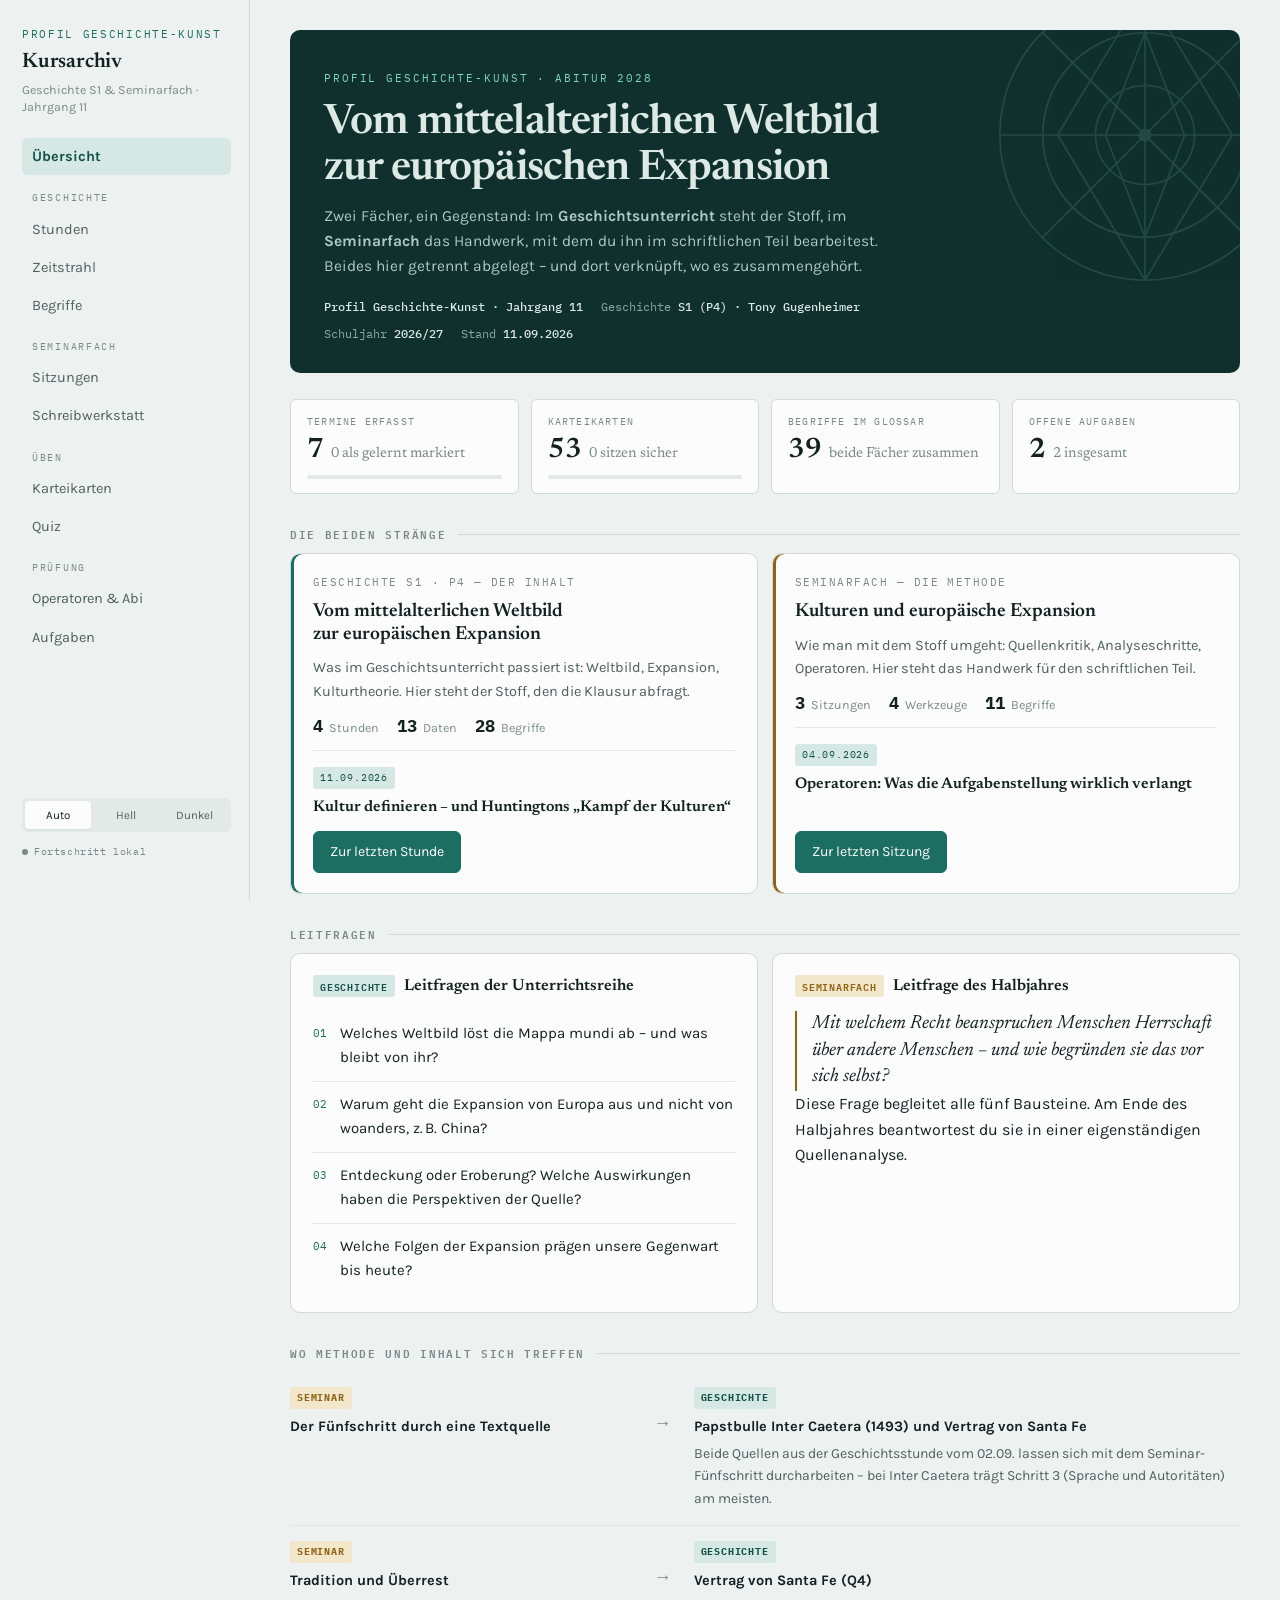
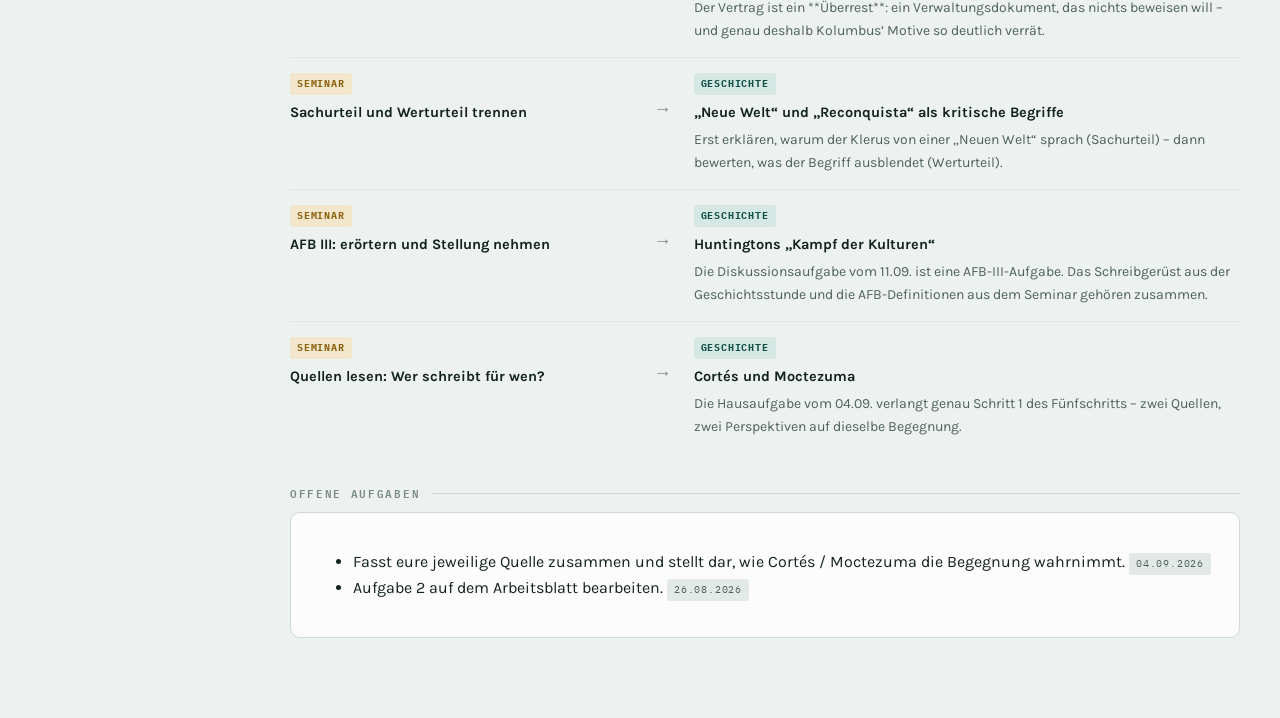
<file: geschichte/kursarchiv.html>
<!doctype html>
<html lang="de">
<head>
<meta charset="utf-8">
<meta name="viewport" content="width=device-width, initial-scale=1">
<title>Kursarchiv Geschichte S1</title>
<link rel="preconnect" href="https://fonts.googleapis.com">
<link rel="preconnect" href="https://fonts.gstatic.com" crossorigin>
<link rel="stylesheet" href="https://fonts.googleapis.com/css2?family=Newsreader:ital,opsz,wght@0,6..72,400..700;1,6..72,400..600&family=Karla:ital,wght@0,400..700;1,400..600&family=IBM+Plex+Mono:wght@400;500&display=swap">
<style>
/* =========================================================================
   Kursarchiv Geschichte S1 — Stilsystem
   Palette: Verdigris (oxidiertes Kupfer der Navigationsinstrumente) auf
   kühlem Kartenpapier, Messing als zweite Signalfarbe.
   Schrift: Newsreader (Display/Zitat) · Karla (UI/Fließtext) · IBM Plex Mono (Daten)
   ========================================================================= */

:root {
  --ground:      #EDF1EF;
  --surface:     #FBFCFB;
  --surface-2:   #E2E9E6;
  --ink:         #132220;
  --ink-2:       #4F615D;
  --ink-3:       #7A8B87;
  --line:        #D0DAD6;
  --line-soft:   #E0E7E4;
  --accent:      #1B6E61;
  --accent-ink:  #125147;
  --accent-soft: #D6E8E3;
  --brass:       #8E6412;
  --brass-soft:  #F2E6CB;
  --deep:        #10302D;
  --deep-ink:    #DCE9E5;

  --f-display: "Newsreader", "Iowan Old Style", Georgia, serif;
  --f-body: "Karla", "Helvetica Neue", Arial, sans-serif;
  --f-mono: "IBM Plex Mono", "SFMono-Regular", Consolas, monospace;

  --r-s: 3px;
  --r-m: 6px;
  --r-l: 10px;
  --shadow: 0 1px 2px rgba(19, 34, 32, .05), 0 8px 24px -16px rgba(19, 34, 32, .28);
  --maxread: 68ch;
}

@media (prefers-color-scheme: dark) {
  :root:not([data-theme="light"]) {
    --ground:      #0D1514;
    --surface:     #141D1B;
    --surface-2:   #1B2624;
    --ink:         #E6EDEA;
    --ink-2:       #9DAEA9;
    --ink-3:       #7A8B86;
    --line:        #26332F;
    --line-soft:   #1E2A27;
    --accent:      #62C3AD;
    --accent-ink:  #8FD8C6;
    --accent-soft: #14322C;
    --brass:       #D6A44C;
    --brass-soft:  #2E2513;
    --deep:        #0A1716;
    --deep-ink:    #D4E4DF;
    --shadow: 0 1px 2px rgba(0, 0, 0, .4), 0 10px 28px -18px rgba(0, 0, 0, .8);
  }
}

:root[data-theme="dark"] {
  --ground:      #0D1514;
  --surface:     #141D1B;
  --surface-2:   #1B2624;
  --ink:         #E6EDEA;
  --ink-2:       #9DAEA9;
  --ink-3:       #7A8B86;
  --line:        #26332F;
  --line-soft:   #1E2A27;
  --accent:      #62C3AD;
  --accent-ink:  #8FD8C6;
  --accent-soft: #14322C;
  --brass:       #D6A44C;
  --brass-soft:  #2E2513;
  --deep:        #0A1716;
  --deep-ink:    #D4E4DF;
  --shadow: 0 1px 2px rgba(0, 0, 0, .4), 0 10px 28px -18px rgba(0, 0, 0, .8);
}

* { box-sizing: border-box; }

body {
  margin: 0;
  background: var(--ground);
  color: var(--ink);
  font-family: var(--f-body);
  font-size: 16px;
  line-height: 1.6;
  -webkit-font-smoothing: antialiased;
}

h1, h2, h3, h4 { font-family: var(--f-display); font-weight: 600; text-wrap: balance; margin: 0; line-height: 1.2; }
p { margin: 0; }
a { color: var(--accent-ink); }
button { font: inherit; color: inherit; }

:focus-visible { outline: 2px solid var(--accent); outline-offset: 2px; border-radius: var(--r-s); }

/* ------------------------------------------------------------------ Shell */

.shell {
  display: grid;
  grid-template-columns: 250px minmax(0, 1fr);
  gap: 0;
  min-height: 100vh;
  max-width: 1320px;
  margin-inline: auto;
}

.rail {
  border-right: 1px solid var(--line);
  padding-block: 26px 40px;
  padding-inline: 22px 18px;
  position: sticky;
  top: 0;
  align-self: start;
  height: 100vh;
  overflow-y: auto;
  display: flex;
  flex-direction: column;
  gap: 22px;
}

.brand { display: flex; flex-direction: column; gap: 3px; }
.brand .kurs {
  font-family: var(--f-mono);
  font-size: 10.5px;
  letter-spacing: .16em;
  text-transform: uppercase;
  color: var(--accent);
}
.brand .name { font-family: var(--f-display); font-size: 21px; font-weight: 600; letter-spacing: -.01em; }
.brand .sub { font-size: 12.5px; color: var(--ink-3); line-height: 1.35; }

.nav { display: flex; flex-direction: column; gap: 1px; }
.nav button {
  display: flex;
  align-items: baseline;
  gap: 9px;
  width: 100%;
  text-align: left;
  background: none;
  border: 0;
  border-radius: var(--r-m);
  padding: 7px 10px;
  cursor: pointer;
  color: var(--ink-2);
  font-size: 14.5px;
  transition: background .14s, color .14s;
}
.nav button .idx {
  font-family: var(--f-mono);
  font-size: 10px;
  color: var(--ink-3);
  min-width: 1.1em;
}
.nav button:hover { background: var(--surface-2); color: var(--ink); }
.nav button[aria-current="true"] { background: var(--accent-soft); color: var(--accent-ink); font-weight: 700; }
.nav button[aria-current="true"] .idx { color: var(--accent); }

.railfoot { margin-top: auto; display: flex; flex-direction: column; gap: 12px; }

.themeswitch {
  display: flex;
  gap: 2px;
  padding: 3px;
  background: var(--surface-2);
  border-radius: var(--r-m);
}
.themeswitch button {
  flex: 1;
  border: 0;
  background: none;
  border-radius: 4px;
  padding: 5px 4px;
  font-size: 11.5px;
  color: var(--ink-2);
  cursor: pointer;
}
.themeswitch button[aria-pressed="true"] { background: var(--surface); color: var(--ink); box-shadow: var(--shadow); }

.syncnote {
  font-family: var(--f-mono);
  font-size: 10px;
  letter-spacing: .06em;
  color: var(--ink-3);
  display: flex;
  align-items: center;
  gap: 6px;
}
.syncnote::before {
  content: "";
  width: 6px; height: 6px;
  border-radius: 50%;
  background: var(--ink-3);
  flex: none;
}
.syncnote[data-state="cloud"]::before { background: var(--accent); }

/* ------------------------------------------------------------------- Main */

.main { padding-block: 30px 80px; padding-inline: 40px; min-width: 0; }

.view { display: none; animation: rise .22s ease-out; }
.view[data-active="true"] { display: block; }
@keyframes rise { from { opacity: .4; transform: translateY(4px); } to { opacity: 1; transform: none; } }
@media (prefers-reduced-motion: reduce) { .view { animation: none; } }

.viewhead { margin-bottom: 26px; max-width: var(--maxread); }
.viewhead .eyebrow {
  font-family: var(--f-mono);
  font-size: 10.5px;
  letter-spacing: .18em;
  text-transform: uppercase;
  color: var(--accent);
  display: block;
  margin-bottom: 7px;
}
.viewhead h2 { font-size: clamp(26px, 3.4vw, 34px); letter-spacing: -.015em; }
.viewhead p { color: var(--ink-2); margin-top: 8px; font-size: 15px; }

/* ------------------------------------------------------------------- Hero */

.hero {
  position: relative;
  overflow: hidden;
  background: var(--deep);
  color: var(--deep-ink);
  border-radius: var(--r-l);
  padding: 34px 34px 30px;
  margin-bottom: 26px;
}
.hero .rose { position: absolute; right: -70px; top: -60px; width: 330px; height: 330px; opacity: .16; pointer-events: none; }
.hero-in { position: relative; max-width: 60ch; }
.hero .eyebrow {
  font-family: var(--f-mono);
  font-size: 10.5px;
  letter-spacing: .18em;
  text-transform: uppercase;
  color: #7FD4C0;
}
.hero h1 { font-size: clamp(28px, 4.2vw, 42px); margin-top: 10px; letter-spacing: -.02em; line-height: 1.1; }
.hero .lead { margin-top: 12px; font-size: 15.5px; color: #AFC8C2; }
.hero .meta { margin-top: 20px; display: flex; flex-wrap: wrap; gap: 8px 18px; font-family: var(--f-mono); font-size: 11.5px; color: #86A9A1; }
.hero .meta b { color: var(--deep-ink); font-weight: 500; }

/* ------------------------------------------------------------- Bausteine */

.grid { display: grid; gap: 14px; }
.grid.two { grid-template-columns: repeat(auto-fit, minmax(260px, 1fr)); }
.grid.three { grid-template-columns: repeat(auto-fit, minmax(220px, 1fr)); }

.panel {
  background: var(--surface);
  border: 1px solid var(--line);
  border-radius: var(--r-l);
  padding: 20px 22px;
}

.sectitle {
  font-family: var(--f-mono);
  font-size: 10.5px;
  letter-spacing: .16em;
  text-transform: uppercase;
  color: var(--ink-3);
  margin-block: 34px 12px;
  display: flex;
  align-items: center;
  gap: 12px;
}
.sectitle::after { content: ""; flex: 1; height: 1px; background: var(--line); }

.chip {
  display: inline-block;
  font-family: var(--f-mono);
  font-size: 10px;
  letter-spacing: .08em;
  text-transform: uppercase;
  padding: 3px 7px;
  border-radius: var(--r-s);
  background: var(--surface-2);
  color: var(--ink-2);
  white-space: nowrap;
}
.chip.accent { background: var(--accent-soft); color: var(--accent-ink); }
.chip.brass { background: var(--brass-soft); color: var(--brass); }

/* ------------------------------------------------------- Übersicht/Status */

.statrow { display: grid; grid-template-columns: repeat(auto-fit, minmax(158px, 1fr)); gap: 12px; }
.stat {
  background: var(--surface);
  border: 1px solid var(--line);
  border-radius: var(--r-m);
  padding: 14px 16px;
}
.stat .k { font-family: var(--f-mono); font-size: 10px; letter-spacing: .12em; text-transform: uppercase; color: var(--ink-3); }
.stat .v {
  font-family: var(--f-display);
  font-size: 28px;
  font-weight: 600;
  margin-top: 4px;
  font-variant-numeric: tabular-nums;
  display: flex;
  flex-wrap: wrap;
  align-items: baseline;
  gap: 2px 7px;
  line-height: 1.15;
}
.stat .v small { font-size: 14.5px; color: var(--ink-3); font-weight: 400; line-height: 1.35; }
.stat .bar { height: 4px; border-radius: 2px; background: var(--surface-2); margin-top: 9px; overflow: hidden; }
.stat .bar i { display: block; height: 100%; background: var(--accent); border-radius: 2px; transition: width .4s ease; }

.leitfragen { counter-reset: lf; display: flex; flex-direction: column; gap: 2px; }
.leitfragen li {
  counter-increment: lf;
  list-style: none;
  display: flex;
  gap: 13px;
  padding: 10px 0;
  border-top: 1px solid var(--line-soft);
  font-size: 15px;
}
.leitfragen li:first-child { border-top: 0; }
.leitfragen li::before {
  content: counter(lf, decimal-leading-zero);
  font-family: var(--f-mono);
  font-size: 11px;
  color: var(--accent);
  padding-top: 4px;
  flex: none;
}
.leitfragen { margin: 0; padding: 0; }

/* --------------------------------------------------------------- Stunden */

.stundenliste { display: flex; flex-direction: column; gap: 16px; }

.stunde {
  background: var(--surface);
  border: 1px solid var(--line);
  border-radius: var(--r-l);
  overflow: hidden;
}
.stunde.istneu { border-color: var(--accent); }

.stunde > summary {
  list-style: none;
  cursor: pointer;
  padding: 18px 22px;
  display: grid;
  grid-template-columns: 62px minmax(0, 1fr) auto;
  gap: 16px;
  align-items: start;
}
.stunde > summary::-webkit-details-marker { display: none; }
.stunde > summary:hover { background: var(--surface-2); }

.stunde .datum {
  font-family: var(--f-mono);
  font-size: 11px;
  line-height: 1.35;
  color: var(--ink-2);
  border-right: 1px solid var(--line);
  padding-right: 14px;
  padding-top: 2px;
}
.stunde .datum b { display: block; font-size: 18px; font-weight: 500; color: var(--ink); }

.stunde .kopf h3 { font-size: 19px; letter-spacing: -.01em; }
.stunde .kopf .unter { color: var(--ink-2); font-size: 14px; margin-top: 4px; }
.stunde .kopf .tags { display: flex; flex-wrap: wrap; gap: 6px; margin-top: 10px; }

.stunde .status { display: flex; align-items: center; gap: 10px; padding-top: 2px; }
.stunde .caret { color: var(--ink-3); font-size: 12px; transition: transform .2s; }
.stunde[open] .caret { transform: rotate(90deg); }

.gelerntbtn {
  border: 1px solid var(--line);
  background: var(--surface);
  border-radius: 100px;
  padding: 4px 12px;
  font-size: 12px;
  cursor: pointer;
  color: var(--ink-2);
  white-space: nowrap;
  transition: background .15s, color .15s, border-color .15s;
}
.gelerntbtn:hover { border-color: var(--accent); color: var(--accent-ink); }
.gelerntbtn[aria-pressed="true"] { background: var(--accent); border-color: var(--accent); color: #fff; }
:root[data-theme="dark"] .gelerntbtn[aria-pressed="true"] { color: #07201C; }
@media (prefers-color-scheme: dark) {
  :root:not([data-theme="light"]) .gelerntbtn[aria-pressed="true"] { color: #07201C; }
}

.stundenkoerper { padding: 4px 22px 24px; border-top: 1px solid var(--line-soft); }

/* ---------------------------------------------------------- Inhaltsblöcke */

.block { margin-top: 22px; max-width: var(--maxread); }
.block > h4 {
  font-size: 15.5px;
  margin-bottom: 9px;
  display: flex;
  align-items: baseline;
  gap: 9px;
}
.block .vorspann { color: var(--ink-2); font-size: 14.5px; margin-bottom: 9px; }
.block .fuss { color: var(--ink-3); font-size: 13.5px; margin-top: 10px; font-style: italic; }

.block ul.punkte { margin: 0; padding: 0; list-style: none; display: flex; flex-direction: column; gap: 7px; }
.block ul.punkte li { position: relative; padding-left: 17px; font-size: 15px; }
.block ul.punkte li::before {
  content: "";
  position: absolute;
  left: 2px; top: .62em;
  width: 5px; height: 5px;
  border: 1px solid var(--accent);
  transform: rotate(45deg);
}

.block .absatz { font-size: 15.5px; }

.wiederholung {
  display: flex;
  gap: 10px;
  align-items: flex-start;
  font-size: 13.5px;
  color: var(--ink-2);
  background: var(--surface-2);
  border-radius: var(--r-m);
  padding: 10px 14px;
  margin-top: 18px;
  max-width: var(--maxread);
}

.merke {
  border-left: 3px solid var(--brass);
  background: var(--brass-soft);
  border-radius: 0 var(--r-m) var(--r-m) 0;
  padding: 13px 17px;
  font-size: 15px;
  max-width: var(--maxread);
  margin-top: 22px;
}
.merke .label {
  font-family: var(--f-mono);
  font-size: 10px;
  letter-spacing: .16em;
  text-transform: uppercase;
  color: var(--brass);
  display: block;
  margin-bottom: 5px;
}

.defbox {
  border: 1px solid var(--accent);
  border-radius: var(--r-m);
  background: var(--accent-soft);
  padding: 16px 19px;
  margin-top: 22px;
  max-width: var(--maxread);
}
.defbox h4 { color: var(--accent-ink); margin-bottom: 8px; font-size: 15.5px; }
.defbox .zusatz { margin-top: 9px; font-size: 14px; color: var(--ink-2); }

.zitat {
  margin-top: 22px;
  max-width: var(--maxread);
  border-top: 2px solid var(--ink);
  padding-top: 14px;
}
.zitat blockquote {
  margin: 0;
  font-family: var(--f-display);
  font-size: 19px;
  line-height: 1.45;
  font-style: italic;
}
.zitat blockquote::before { content: "„"; }
.zitat blockquote::after { content: "“"; }
.zitat .sig { margin-top: 11px; font-family: var(--f-mono); font-size: 11.5px; color: var(--ink-2); }
.zitat .hinweis { margin-top: 9px; font-size: 13.5px; color: var(--ink-3); }

.auftrag {
  margin-top: 22px;
  max-width: var(--maxread);
  border: 1px dashed var(--line);
  border-radius: var(--r-m);
  padding: 15px 18px;
}
.auftrag .label {
  font-family: var(--f-mono);
  font-size: 10px;
  letter-spacing: .16em;
  text-transform: uppercase;
  color: var(--ink-3);
  display: block;
  margin-bottom: 6px;
}
.auftrag .frage { font-size: 15.5px; font-family: var(--f-display); }
.auftrag .loesung { margin-top: 12px; }
.auftrag .loesung summary {
  cursor: pointer;
  font-size: 12.5px;
  color: var(--accent-ink);
  font-family: var(--f-mono);
  letter-spacing: .04em;
}
.auftrag .loesung ul { margin-top: 10px; }
.auftrag .keineloesung { margin-top: 10px; font-size: 13px; color: var(--ink-3); }

.kgrid { display: grid; grid-template-columns: repeat(auto-fit, minmax(210px, 1fr)); gap: 10px; margin-top: 4px; }
.kcard { border: 1px solid var(--line); border-radius: var(--r-m); padding: 13px 15px; background: var(--surface); }
.kcard .k { font-family: var(--f-display); font-weight: 600; font-size: 15px; margin-bottom: 5px; }
.kcard .v { font-size: 14px; color: var(--ink-2); line-height: 1.5; }

.block.breit { max-width: none; }

.stufen { display: flex; flex-direction: column; gap: 0; counter-reset: st; }
.stufe {
  counter-increment: st;
  display: grid;
  grid-template-columns: 34px minmax(0, 1fr);
  gap: 14px;
  padding: 14px 0;
  border-top: 1px solid var(--line-soft);
}
.stufe:first-child { border-top: 0; padding-top: 4px; }
.stufe .num {
  font-family: var(--f-mono);
  font-size: 12px;
  color: var(--accent);
  border: 1px solid var(--accent);
  border-radius: 50%;
  width: 26px; height: 26px;
  display: grid; place-items: center;
}
.stufe .num::before { content: counter(st); }
.stufe h5 { margin: 0 0 5px; font-family: var(--f-display); font-size: 16px; font-weight: 600; }
.stufe ul { margin: 0; padding-left: 17px; font-size: 14.5px; color: var(--ink-2); display: flex; flex-direction: column; gap: 4px; }

.wolke { display: flex; flex-wrap: wrap; gap: 7px; }
.wolke span {
  border: 1px solid var(--line);
  border-radius: 100px;
  padding: 5px 12px;
  font-size: 13.5px;
  color: var(--ink-2);
  background: var(--surface);
}

.geruest { margin-top: 22px; max-width: var(--maxread); }
.geruest .einleitung {
  font-family: var(--f-display);
  font-size: 15.5px;
  font-style: italic;
  color: var(--ink-2);
  border-left: 2px solid var(--line);
  padding-left: 14px;
}
.geruest ol { margin: 12px 0 0; padding: 0; list-style: none; counter-reset: gs; display: flex; flex-direction: column; gap: 6px; }
.geruest ol li {
  counter-increment: gs;
  display: flex;
  gap: 11px;
  font-size: 15px;
  align-items: baseline;
}
.geruest ol li::before {
  content: counter(gs);
  font-family: var(--f-mono);
  font-size: 10.5px;
  color: var(--ink-3);
  border: 1px solid var(--line);
  border-radius: 3px;
  padding: 1px 5px;
  flex: none;
}

.schema { margin-top: 22px; }
.schema figure { margin: 0; display: flex; flex-wrap: wrap; gap: 24px; align-items: center; }
.schema svg { flex: none; }
.schema figcaption { font-size: 14px; color: var(--ink-2); max-width: 34ch; min-width: 200px; }

.hausaufgabe {
  margin-top: 24px;
  max-width: var(--maxread);
  display: flex;
  gap: 12px;
  align-items: flex-start;
  border-top: 1px solid var(--line);
  padding-top: 16px;
}
.hausaufgabe .label { font-family: var(--f-mono); font-size: 10px; letter-spacing: .16em; text-transform: uppercase; color: var(--brass); flex: none; padding-top: 3px; }
.hausaufgabe p { font-size: 15px; }

/* ------------------------------------------------------------ Zeitstrahl */

.tl { position: relative; padding-left: 108px; }
.tl::before { content: ""; position: absolute; left: 92px; top: 6px; bottom: 6px; width: 1px; background: var(--line); }
.tlitem { position: relative; padding-block: 12px; }
.tlitem .jahr {
  position: absolute;
  left: -108px;
  width: 82px;
  text-align: right;
  font-family: var(--f-mono);
  font-size: 13px;
  font-variant-numeric: tabular-nums;
  color: var(--ink);
  padding-top: 2px;
}
.tlitem::before {
  content: "";
  position: absolute;
  left: -20px; top: 19px;
  width: 9px; height: 9px;
  border-radius: 50%;
  background: var(--ground);
  border: 2px solid var(--accent);
}
.tlitem h4 { font-size: 16.5px; }
.tlitem p { font-size: 14.5px; color: var(--ink-2); margin-top: 4px; max-width: 58ch; }
.tlitem .chip { margin-top: 8px; }

/* --------------------------------------------------------------- Glossar */

.toolbar { display: flex; flex-wrap: wrap; gap: 8px; align-items: center; margin-bottom: 18px; }
.suche {
  flex: 1 1 200px;
  min-width: 0;
  border: 1px solid var(--line);
  background: var(--surface);
  border-radius: var(--r-m);
  padding: 8px 13px;
  font: inherit;
  font-size: 14.5px;
  color: var(--ink);
}
.suche::placeholder { color: var(--ink-3); }

.filter { display: flex; flex-wrap: wrap; gap: 5px; }
.filter button {
  border: 1px solid var(--line);
  background: none;
  border-radius: 100px;
  padding: 4px 11px;
  font-size: 12.5px;
  color: var(--ink-2);
  cursor: pointer;
}
.filter button:hover { border-color: var(--accent); }
.filter button[aria-pressed="true"] { background: var(--accent); border-color: var(--accent); color: #fff; }
:root[data-theme="dark"] .filter button[aria-pressed="true"] { color: #07201C; }
@media (prefers-color-scheme: dark) {
  :root:not([data-theme="light"]) .filter button[aria-pressed="true"] { color: #07201C; }
}

.glossar { display: flex; flex-direction: column; }
.gterm { border-top: 1px solid var(--line); padding: 15px 0; display: grid; grid-template-columns: minmax(150px, 210px) minmax(0, 1fr); gap: 20px; }
.gterm:first-child { border-top: 0; }
.gterm dt { font-family: var(--f-display); font-size: 17px; font-weight: 600; }
.gterm dt .chip { display: block; width: fit-content; margin-top: 6px; }
.gterm dd { margin: 0; }
.gterm .kurz { font-size: 14.5px; color: var(--ink); font-weight: 700; }
.gterm .lang { font-size: 14.5px; color: var(--ink-2); margin-top: 4px; max-width: 62ch; }

.leer { color: var(--ink-3); font-size: 14.5px; padding: 24px 0; }

/* ---------------------------------------------------------- Karteikarten */

.fcwrap { max-width: 640px; }
.fcmeta { display: flex; flex-wrap: wrap; justify-content: space-between; gap: 10px; align-items: center; margin-bottom: 12px; font-family: var(--f-mono); font-size: 11px; color: var(--ink-3); }

.fcard {
  position: relative;
  border: 1px solid var(--line);
  background: var(--surface);
  border-radius: var(--r-l);
  padding: 34px 32px;
  min-height: 230px;
  display: flex;
  flex-direction: column;
  justify-content: center;
  gap: 16px;
  box-shadow: var(--shadow);
  cursor: pointer;
  text-align: left;
  width: 100%;
}
.fcard .seite { font-family: var(--f-mono); font-size: 10px; letter-spacing: .16em; text-transform: uppercase; color: var(--accent); position: absolute; top: 16px; left: 32px; }
.fcard .front { font-family: var(--f-display); font-size: 21px; line-height: 1.32; }
.fcard .back { font-size: 15.5px; color: var(--ink-2); border-top: 1px solid var(--line); padding-top: 15px; }
.fcard .hint { position: absolute; bottom: 14px; left: 32px; font-size: 11.5px; color: var(--ink-3); }

.fcbtns { display: flex; gap: 9px; margin-top: 14px; flex-wrap: wrap; }
.btn {
  border: 1px solid var(--line);
  background: var(--surface);
  border-radius: var(--r-m);
  padding: 9px 16px;
  font-size: 14px;
  cursor: pointer;
  color: var(--ink);
  transition: border-color .15s, background .15s;
}
.btn:hover { border-color: var(--accent); }
.btn.primary { background: var(--accent); border-color: var(--accent); color: #fff; }
:root[data-theme="dark"] .btn.primary { color: #07201C; }
@media (prefers-color-scheme: dark) {
  :root:not([data-theme="light"]) .btn.primary { color: #07201C; }
}
.btn.ghost { background: none; }
.btn:disabled { opacity: .45; cursor: default; }

.boxen { display: flex; gap: 8px; margin-top: 18px; flex-wrap: wrap; }
.boxen .b {
  border: 1px solid var(--line);
  border-radius: var(--r-m);
  padding: 8px 13px;
  font-size: 12.5px;
  color: var(--ink-2);
  display: flex;
  gap: 8px;
  align-items: baseline;
}
.boxen .b b { font-family: var(--f-mono); font-size: 14px; color: var(--ink); font-variant-numeric: tabular-nums; }

/* ------------------------------------------------------------------ Quiz */

.quizwrap { max-width: 660px; }
.qcard { border: 1px solid var(--line); background: var(--surface); border-radius: var(--r-l); padding: 26px 28px; }
.qnum { font-family: var(--f-mono); font-size: 11px; letter-spacing: .12em; color: var(--ink-3); text-transform: uppercase; }
.qfrage { font-family: var(--f-display); font-size: 20px; margin-top: 8px; line-height: 1.35; }
.qopts { display: flex; flex-direction: column; gap: 8px; margin-top: 20px; }
.qopt {
  text-align: left;
  border: 1px solid var(--line);
  background: none;
  border-radius: var(--r-m);
  padding: 11px 15px;
  font-size: 15px;
  cursor: pointer;
  display: flex;
  gap: 11px;
  align-items: baseline;
  transition: border-color .14s, background .14s;
}
.qopt .mark { font-family: var(--f-mono); font-size: 11px; color: var(--ink-3); flex: none; }
.qopt:hover:not(:disabled) { border-color: var(--accent); }
.qopt:disabled { cursor: default; }
.qopt[data-ergebnis="richtig"] { border-color: var(--accent); background: var(--accent-soft); }
.qopt[data-ergebnis="richtig"] .mark { color: var(--accent-ink); }
.qopt[data-ergebnis="falsch"] { border-color: var(--brass); background: var(--brass-soft); }
.qopt[data-ergebnis="falsch"] .mark { color: var(--brass); }

.qerkl { margin-top: 16px; font-size: 14.5px; color: var(--ink-2); border-left: 2px solid var(--accent); padding-left: 13px; }
.qfoot { display: flex; justify-content: space-between; align-items: center; gap: 12px; margin-top: 20px; flex-wrap: wrap; }
.qscore { font-family: var(--f-mono); font-size: 12px; color: var(--ink-2); font-variant-numeric: tabular-nums; }

.ergebnis { text-align: center; padding: 40px 20px; }
.ergebnis .gross { font-family: var(--f-display); font-size: 52px; font-weight: 600; font-variant-numeric: tabular-nums; }
.ergebnis p { color: var(--ink-2); margin-top: 6px; }

/* ------------------------------------------------------- Klausur & Abitur */

.optabelle { width: 100%; border-collapse: collapse; font-size: 14.5px; }
.optabelle th, .optabelle td { text-align: left; padding: 10px 14px; border-bottom: 1px solid var(--line-soft); vertical-align: top; }
.optabelle thead th { font-family: var(--f-mono); font-size: 10px; letter-spacing: .12em; text-transform: uppercase; color: var(--ink-3); border-bottom: 1px solid var(--line); }
.optabelle tbody tr:hover { background: var(--surface-2); }
.optabelle .worte { font-weight: 700; width: 30%; }
.optabelle .worte span { display: block; }
.optabelle .def { color: var(--ink-2); }
.optabelle .abrow td {
  background: var(--surface-2);
  font-family: var(--f-mono);
  font-size: 10.5px;
  letter-spacing: .14em;
  text-transform: uppercase;
  color: var(--ink-2);
  padding-block: 7px;
}
.tabellenrahmen { overflow-x: auto; border: 1px solid var(--line); border-radius: var(--r-l); background: var(--surface); }

.sp { border: 1px solid var(--line); border-radius: var(--r-l); padding: 20px 22px; background: var(--surface); }
.sp.aktuell { border-color: var(--accent); border-width: 1px; box-shadow: inset 3px 0 0 var(--accent); }
.sp .nr { font-family: var(--f-mono); font-size: 10.5px; letter-spacing: .16em; text-transform: uppercase; color: var(--accent); }
.sp .bereich { font-size: 13px; color: var(--ink-3); font-style: italic; margin-top: 6px; }
.sp h3 { font-size: 20px; margin-top: 4px; }
.sp h5 { margin: 16px 0 6px; font-family: var(--f-mono); font-size: 10px; letter-spacing: .14em; text-transform: uppercase; color: var(--ink-3); font-weight: 400; }
.sp ul { margin: 0; padding-left: 18px; font-size: 14.5px; color: var(--ink-2); display: flex; flex-direction: column; gap: 5px; }

.abifakten { display: grid; grid-template-columns: repeat(auto-fit, minmax(190px, 1fr)); gap: 0; border: 1px solid var(--line); border-radius: var(--r-l); overflow: hidden; background: var(--surface); }
.abifakt { padding: 15px 18px; border-right: 1px solid var(--line-soft); border-bottom: 1px solid var(--line-soft); }
.abifakt .k { font-family: var(--f-mono); font-size: 10px; letter-spacing: .12em; text-transform: uppercase; color: var(--ink-3); }
.abifakt .v { margin-top: 5px; font-size: 15px; }
.abifakt .v b { font-family: var(--f-mono); font-variant-numeric: tabular-nums; }

/* -------------------------------------------------------------- Aufgaben */

.todo { display: flex; flex-direction: column; gap: 2px; }
.todo label {
  display: grid;
  grid-template-columns: 20px minmax(0, 1fr);
  gap: 12px;
  align-items: start;
  padding: 13px 0;
  border-top: 1px solid var(--line-soft);
  cursor: pointer;
  font-size: 15px;
}
.todo label:first-child { border-top: 0; }
.todo input { margin-top: 5px; accent-color: var(--accent); width: 16px; height: 16px; }
.todo .txt .meta { font-family: var(--f-mono); font-size: 10.5px; color: var(--ink-3); margin-top: 4px; letter-spacing: .06em; }
.todo input:checked + .txt > .satz { text-decoration: line-through; color: var(--ink-3); }

/* ------------------------------------------------- Zwei Stränge & Brücken */

.navgruppe {
  font-family: var(--f-mono);
  font-size: 9.5px;
  letter-spacing: .18em;
  text-transform: uppercase;
  color: var(--ink-3);
  padding: 14px 10px 4px;
}

.panelkopf {
  font-family: var(--f-display);
  font-size: 16px;
  font-weight: 600;
  display: flex;
  align-items: center;
  gap: 9px;
  margin-bottom: 12px;
  flex-wrap: wrap;
}

.grossefrage {
  font-family: var(--f-display);
  font-size: 19px;
  line-height: 1.4;
  font-style: italic;
  border-left: 2px solid var(--brass);
  padding-left: 15px;
}

.strang {
  background: var(--surface);
  border: 1px solid var(--line);
  border-radius: var(--r-l);
  padding: 20px 22px;
  display: flex;
  flex-direction: column;
  gap: 10px;
}
.strang:first-child { box-shadow: inset 3px 0 0 var(--accent); }
.strang:last-child { box-shadow: inset 3px 0 0 var(--brass); }
.strang .nr {
  font-family: var(--f-mono);
  font-size: 10.5px;
  letter-spacing: .14em;
  text-transform: uppercase;
  color: var(--ink-3);
}
.strang h3 { font-size: 19px; }
.strang .strangtext { font-size: 14.5px; color: var(--ink-2); }
.strang .strangzahlen { display: flex; gap: 18px; flex-wrap: wrap; font-size: 12.5px; color: var(--ink-3); }
.strang .strangzahlen b {
  font-family: var(--f-mono);
  font-size: 17px;
  color: var(--ink);
  font-variant-numeric: tabular-nums;
  margin-right: 3px;
}
.strang .letzte { border-top: 1px solid var(--line-soft); padding-top: 12px; }
.strang .letzte .lt { font-family: var(--f-display); font-size: 15.5px; font-weight: 600; margin-top: 7px; }
.strang .fcbtns { margin-top: auto; }

.bruecken { display: flex; flex-direction: column; }
.bruecke {
  display: grid;
  grid-template-columns: minmax(150px, 1fr) 34px minmax(0, 1.6fr);
  gap: 14px;
  align-items: start;
  padding: 15px 0;
  border-top: 1px solid var(--line-soft);
}
.bruecke:first-child { border-top: 0; }
.bruecke .von, .bruecke .nach { font-size: 14.5px; font-weight: 700; }
.bruecke .chip { display: block; width: fit-content; margin-bottom: 6px; }
.bruecke .pfeil { color: var(--ink-3); font-size: 18px; text-align: center; padding-top: 22px; }
.bruecke .nach p { font-weight: 400; color: var(--ink-2); margin-top: 5px; font-size: 14px; }

.filter.fach button[aria-pressed="true"] { background: var(--brass); border-color: var(--brass); color: #fff; }
:root[data-theme="dark"] .filter.fach button[aria-pressed="true"] { color: #1B1405; }
@media (prefers-color-scheme: dark) {
  :root:not([data-theme="light"]) .filter.fach button[aria-pressed="true"] { color: #1B1405; }
}

.tlitem.sem::before { border-color: var(--brass); }

/* ------------------------------------------------------- Schreibwerkstatt */

.werkstattnav { display: flex; flex-wrap: wrap; gap: 6px; margin-bottom: 22px; }
.wtab {
  border: 1px solid var(--line);
  background: var(--surface);
  border-radius: 100px;
  padding: 6px 14px;
  font-size: 13px;
  cursor: pointer;
  color: var(--ink-2);
}
.wtab:hover { border-color: var(--brass); color: var(--ink); }

.werkzeug {
  border: 1px solid var(--line);
  border-radius: var(--r-l);
  background: var(--surface);
  padding: 22px 24px 26px;
  margin-bottom: 16px;
  scroll-margin-top: 20px;
}
.werkzeug .wkopf { border-bottom: 1px solid var(--line-soft); padding-bottom: 14px; }
.werkzeug .wkopf h3 { font-size: 21px; }
.werkzeug .wkopf p { font-size: 14.5px; color: var(--ink-2); margin-top: 5px; max-width: var(--maxread); }
.werkzeug .wkopf .chip { margin-top: 10px; }

.bausteine { display: flex; flex-direction: column; gap: 4px; }
.phase { border-top: 1px solid var(--line-soft); padding: 14px 0; }
.phase:first-child { border-top: 0; }
.phasekopf { display: flex; flex-wrap: wrap; align-items: baseline; gap: 10px; margin-bottom: 9px; }
.phase .pname {
  font-family: var(--f-mono);
  font-size: 10.5px;
  letter-spacing: .14em;
  text-transform: uppercase;
  color: var(--brass);
}
.phase .phinweis { font-size: 13px; color: var(--ink-3); }
.saetze { margin: 0; padding: 0; list-style: none; display: flex; flex-direction: column; gap: 7px; }
.saetze li {
  font-family: var(--f-display);
  font-size: 15.5px;
  line-height: 1.45;
  background: var(--surface-2);
  border-radius: var(--r-m);
  padding: 10px 14px;
  border-left: 2px solid var(--brass);
}

.verweis {
  font-size: 14px;
  color: var(--ink-2);
  background: var(--surface-2);
  border-radius: var(--r-m);
  padding: 11px 15px;
  cursor: pointer;
  display: flex;
  gap: 9px;
  align-items: baseline;
  transition: color .14s;
}
.verweis::before { content: "→"; color: var(--accent); flex: none; }
.verweis:hover { color: var(--ink); }

/* ------------------------------------------------------------- Responsive */

@media (max-width: 900px) {
  .shell { grid-template-columns: minmax(0, 1fr); }
  .rail {
    position: sticky;
    top: 0;
    z-index: 20;
    height: auto;
    border-right: 0;
    border-bottom: 1px solid var(--line);
    background: var(--ground);
    padding-block: 14px 10px;
    padding-inline: 18px;
    gap: 12px;
  }
  .nav { flex-direction: row; overflow-x: auto; gap: 4px; padding-bottom: 2px; align-items: center; }
  .nav button { white-space: nowrap; padding: 6px 12px; border: 1px solid var(--line); }
  .nav button .idx { display: none; }
  .navgruppe { padding: 0 4px 0 8px; white-space: nowrap; border-left: 1px solid var(--line); align-self: stretch; display: flex; align-items: center; }
  .navgruppe:first-child { border-left: 0; }
  .railfoot { margin-top: 0; flex-direction: row; align-items: center; justify-content: space-between; }
  .themeswitch { flex: 0 0 auto; }
  .main { padding-inline: 18px; padding-block: 22px 60px; }
  .hero { padding: 26px 22px; }
  .hero .rose { width: 220px; height: 220px; right: -60px; }
  .stunde > summary { grid-template-columns: 54px minmax(0, 1fr); padding: 15px 16px; }
  .stunde .status { grid-column: 1 / -1; flex-direction: row; align-items: center; justify-content: flex-start; }
  .stundenkoerper { padding-inline: 16px; }
  .tl { padding-left: 0; }
  .tl::before { left: 4px; }
  .tlitem { padding-left: 26px; }
  .tlitem .jahr { position: static; width: auto; text-align: left; display: block; margin-bottom: 3px; color: var(--accent); }
  .tlitem::before { left: 0; top: 18px; }
  .gterm { grid-template-columns: minmax(0, 1fr); gap: 6px; }
  .fcard { padding: 30px 22px; }
  .fcard .seite, .fcard .hint { left: 22px; }
  .qcard { padding: 20px 18px; }
  .werkzeug { padding: 18px 16px 22px; }
  .bruecke { grid-template-columns: minmax(0, 1fr); gap: 8px; }
  .bruecke .pfeil { text-align: left; padding-top: 0; }
}

</style>
<script>
  /* Farbschema vor dem ersten Paint setzen, damit es nicht umspringt. */
  try {
    var m = localStorage.getItem("geschichte-s1-theme");
    if (m === "dark" || m === "light") document.documentElement.setAttribute("data-theme", m);
  } catch (e) {}
</script>
</head>
<body>
<div class="shell">
  <aside class="rail">
    <div class="brand">
      <span class="kurs">Profil Geschichte-Kunst</span>
      <span class="name">Kursarchiv</span>
      <span class="sub">Geschichte S1 &amp; Seminarfach · Jahrgang 11</span>
    </div>

    <nav class="nav" id="nav" aria-label="Bereiche"></nav>

    <div class="railfoot">
      <div class="themeswitch" role="group" aria-label="Farbschema">
        <button type="button" id="th-auto" data-theme-set="auto">Auto</button>
        <button type="button" id="th-light" data-theme-set="light">Hell</button>
        <button type="button" id="th-dark" data-theme-set="dark">Dunkel</button>
      </div>
      <span class="syncnote" id="syncnote" data-state="local">Fortschritt lokal</span>
    </div>
  </aside>

  <main class="main">

    <!-- ÜBERSICHT -->
    <section class="view" id="view-uebersicht" data-active="true" aria-labelledby="h-uebersicht">
      <div class="hero">
        <svg class="rose" viewBox="0 0 200 200" aria-hidden="true">
          <g fill="none" stroke="#7FD4C0" stroke-width="1">
            <circle cx="100" cy="100" r="88"></circle>
            <circle cx="100" cy="100" r="62"></circle>
            <circle cx="100" cy="100" r="30"></circle>
            <path d="M100 12 L100 188 M12 100 L188 100 M38 38 L162 162 M162 38 L38 162"></path>
            <path d="M100 12 L153 100 L100 188 L47 100 Z"></path>
            <path d="M100 38 L124 100 L100 162 L76 100 Z"></path>
          </g>
          <circle cx="100" cy="100" r="4" fill="#7FD4C0"></circle>
        </svg>
        <div class="hero-in">
          <span class="eyebrow">Profil Geschichte-Kunst · Abitur 2028</span>
          <h1 id="h-uebersicht">Vom mittelalterlichen Weltbild zur europäischen Expansion</h1>
          <p class="lead">Zwei Fächer, ein Gegenstand: Im <strong>Geschichtsunterricht</strong> steht der Stoff, im <strong>Seminarfach</strong> das Handwerk, mit dem du ihn im schriftlichen Teil bearbeitest. Beides hier getrennt abgelegt – und dort verknüpft, wo es zusammengehört.</p>
          <div class="meta" id="hero-meta"></div>
        </div>
      </div>

      <div class="statrow" id="statrow"></div>

      <h3 class="sectitle">Die beiden Stränge</h3>
      <div class="grid two" id="straenge"></div>

      <h3 class="sectitle">Leitfragen</h3>
      <div class="grid two" id="leitfragen-box"></div>

      <h3 class="sectitle">Wo Methode und Inhalt sich treffen</h3>
      <div id="bruecken"></div>

      <h3 class="sectitle">Offene Aufgaben</h3>
      <div id="offene-uebersicht"></div>
    </section>

    <!-- SEMINAR -->
    <section class="view" id="view-seminar" aria-labelledby="h-seminar">
      <header class="viewhead">
        <span class="eyebrow">Seminarfach · Profil Geschichte-Kunst</span>
        <h2 id="h-seminar">Kulturen und europäische Expansion</h2>
        <p id="seminar-unter"></p>
      </header>
      <div id="seminar-rahmen"></div>

      <h3 class="sectitle">Sitzungen</h3>
      <div class="toolbar">
        <input type="search" class="suche" id="seminar-suche" placeholder="In allen Sitzungen suchen …" aria-label="Sitzungen durchsuchen">
        <div class="filter" id="seminar-filter" role="group" aria-label="Nach Thema filtern"></div>
      </div>
      <div class="stundenliste" id="seminarliste"></div>
    </section>

    <!-- SCHREIBWERKSTATT -->
    <section class="view" id="view-werkstatt" aria-labelledby="h-werkstatt">
      <header class="viewhead">
        <span class="eyebrow">Werkzeugkasten</span>
        <h2 id="h-werkstatt">Schreibwerkstatt</h2>
        <p>Alles, was du beim Schreiben einer Quellenanalyse offen daneben liegen haben willst – der Fünfschritt, die Satzanfänge, die Einordnung der Quellenart und die Anforderungsbereiche.</p>
      </header>
      <div class="werkstattnav" id="werkstatt-nav" role="group" aria-label="Werkzeuge"></div>
      <div id="werkstatt"></div>
    </section>

    <!-- STUNDEN -->
    <section class="view" id="view-stunden" aria-labelledby="h-stunden">
      <header class="viewhead">
        <span class="eyebrow">Geschichte S1 · P4 · Tony Gugenheimer</span>
        <h2 id="h-stunden">Jede Stunde, wie sie lief</h2>
        <p>Chronologisch von der neuesten Stunde rückwärts. Tippe auf eine Stunde, um sie aufzuklappen; Arbeitsaufträge lassen sich erst ohne, dann mit Lösung lesen.</p>
      </header>
      <div class="toolbar">
        <input type="search" class="suche" id="stunden-suche" placeholder="In allen Stunden suchen …" aria-label="Stunden durchsuchen">
        <div class="filter" id="stunden-filter" role="group" aria-label="Nach Thema filtern"></div>
      </div>
      <div class="stundenliste" id="stundenliste"></div>
    </section>

    <!-- ZEITSTRAHL -->
    <section class="view" id="view-zeitstrahl" aria-labelledby="h-zeitstrahl">
      <header class="viewhead">
        <span class="eyebrow">Chronologie</span>
        <h2 id="h-zeitstrahl">Zeitstrahl der Reihe</h2>
        <p>Alle Jahreszahlen, die bisher im Unterricht gefallen sind – von der maurischen Eroberung Iberiens bis zu Huntingtons These.</p>
      </header>
      <div class="toolbar">
        <div class="filter fach" id="tl-fach" role="group" aria-label="Nach Fach filtern"></div>
        <div class="filter" id="tl-filter" role="group" aria-label="Nach Kategorie filtern"></div>
      </div>
      <div class="tl" id="zeitstrahl"></div>
    </section>

    <!-- BEGRIFFE -->
    <section class="view" id="view-begriffe" aria-labelledby="h-begriffe">
      <header class="viewhead">
        <span class="eyebrow">Glossar</span>
        <h2 id="h-begriffe">Begriffe, die sitzen müssen</h2>
        <p>Fachbegriffe aus dem Unterricht mit Kurzantwort und Erläuterung. In der Klausur zählt die Definition, nicht die Umschreibung.</p>
      </header>
      <div class="toolbar">
        <input type="search" class="suche" id="gl-suche" placeholder="Begriff suchen …" aria-label="Begriff suchen">
        <div class="filter fach" id="gl-fach" role="group" aria-label="Nach Fach filtern"></div>
        <div class="filter" id="gl-filter" role="group" aria-label="Nach Kategorie filtern"></div>
      </div>
      <dl class="glossar" id="glossar"></dl>
    </section>

    <!-- KARTEIKARTEN -->
    <section class="view" id="view-karten" aria-labelledby="h-karten">
      <header class="viewhead">
        <span class="eyebrow">Aktives Abrufen</span>
        <h2 id="h-karten">Karteikarten</h2>
        <p>Erst antworten, dann aufdecken. Gewusste Karten wandern eine Box weiter und kommen seltener; „Nochmal“ setzt sie zurück auf Box 1.</p>
      </header>
      <div class="toolbar">
        <div class="filter fach" id="fc-fach" role="group" aria-label="Nach Fach filtern"></div>
        <div class="filter" id="fc-filter" role="group" aria-label="Nach Kategorie filtern"></div>
      </div>
      <div class="fcwrap">
        <div class="fcmeta">
          <span id="fc-zaehler"></span>
          <span id="fc-kat"></span>
        </div>
        <button type="button" class="fcard" id="fcard" aria-live="polite"></button>
        <div class="fcbtns" id="fc-btns"></div>
        <div class="boxen" id="fc-boxen"></div>
      </div>
    </section>

    <!-- QUIZ -->
    <section class="view" id="view-quiz" aria-labelledby="h-quiz">
      <header class="viewhead">
        <span class="eyebrow">Selbsttest</span>
        <h2 id="h-quiz">Quiz</h2>
        <p>Fragen im Zufallsmodus, mit sofortiger Rückmeldung und Begründung. Wähle, ob du Geschichte, Seminarfach oder beides abgefragt werden willst – der beste Stand je Auswahl bleibt gespeichert.</p>
      </header>
      <div class="toolbar">
        <div class="filter fach" id="quiz-fach" role="group" aria-label="Nach Fach filtern"></div>
      </div>
      <div class="quizwrap" id="quizwrap"></div>
    </section>

    <!-- KLAUSUR -->
    <section class="view" id="view-klausur" aria-labelledby="h-klausur">
      <header class="viewhead">
        <span class="eyebrow">Prüfungsformat</span>
        <h2 id="h-klausur">Klausur &amp; Abitur 2028</h2>
        <p>Die Operatoren entscheiden, was eine Aufgabe verlangt – und die Vorgaben aus dem A-Heft zeigen, worauf die Reihe hinausläuft.</p>
      </header>
      <div id="abi-fakten"></div>

      <h3 class="sectitle">Schwerpunkte im Abitur 2028</h3>
      <div class="grid two" id="abi-schwerpunkte"></div>

      <h3 class="sectitle">Prüfungsablauf</h3>
      <div class="panel"><ul class="punkte" id="abi-ablauf"></ul></div>

      <h3 class="sectitle">Operatoren nach Anforderungsbereich</h3>
      <div class="toolbar">
        <input type="search" class="suche" id="op-suche" placeholder="Operator suchen …" aria-label="Operator suchen">
      </div>
      <div class="tabellenrahmen">
        <table class="optabelle">
          <thead><tr><th scope="col">Operator</th><th scope="col">Definition</th></tr></thead>
          <tbody id="optabelle"></tbody>
        </table>
      </div>
    </section>

    <!-- AUFGABEN -->
    <section class="view" id="view-aufgaben" aria-labelledby="h-aufgaben">
      <header class="viewhead">
        <span class="eyebrow">Hausaufgaben</span>
        <h2 id="h-aufgaben">Was noch zu tun ist</h2>
        <p>Alle Arbeitsaufträge, die im Unterricht als Hausaufgabe vergeben wurden. Abhaken speichert den Stand.</p>
      </header>
      <div class="panel">
        <div class="todo" id="todo"></div>
      </div>

      <h3 class="sectitle">Fortschritt zurücksetzen</h3>
      <div class="panel">
        <p style="font-size:14.5px;color:var(--ink-2);max-width:60ch">Setzt gelernte Stunden, Karteikarten-Boxen, den Quiz-Stand und abgehakte Aufgaben zurück. Lässt sich nicht rückgängig machen.</p>
        <div class="fcbtns"><button type="button" class="btn ghost" id="reset">Allen Fortschritt löschen</button></div>
      </div>
    </section>

  </main>
</div>

<script>
/* =========================================================================
   Kursarchiv Geschichte S1 (P4) — Inhaltsdaten
   -------------------------------------------------------------------------
   Diese Datei ist die EINZIGE Datei, die pro Unterrichtswoche wächst.
   Neue Stunde ergänzen: Objekt vorne in STUNDEN einfügen (neu: true setzen,
   bei der Vorwoche neu auf false), dann passende Einträge in ZEITSTRAHL,
   GLOSSAR, KARTEN, QUIZ und AUFGABEN ergänzen. Feldbeschreibung: README.md
   ========================================================================= */

const KURS = {
  fach: "Geschichte",
  kurs: "S1 (P4)",
  lehrkraft: "Tony Gugenheimer",
  profil: "Profil Geschichte-Kunst · Jahrgang 11",
  schule: "Katholische Sophie-Barat-Schule Hamburg",
  schuljahr: "2026/27",
  reihe: "Vom mittelalterlichen Weltbild zur europäischen Expansion",
  themenbereich: "Kulturbegegnungen – Europa und die Welt",
  abiturjahrgang: 2028,
  leitfragen: [
    "Welches Weltbild löst die Mappa mundi ab – und was bleibt von ihr?",
    "Warum geht die Expansion von Europa aus und nicht von woanders, z. B. China?",
    "Entdeckung oder Eroberung? Welche Auswirkungen haben die Perspektiven der Quelle?",
    "Welche Folgen der Expansion prägen unsere Gegenwart bis heute?"
  ]
};

/* ---------------------------------------------------------------- STUNDEN */

const STUNDEN = [
  {
    id: "2026-09-11",
    nr: 4,
    datum: "11.09.2026",
    titel: "Kultur definieren – und Huntingtons „Kampf der Kulturen“",
    untertitel: "Von der Arbeitsdefinition über das Filmbeispiel Dune zur kontroversen These",
    tags: ["Kulturtheorie", "Begriffsarbeit", "Kontroverse"],
    neu: true,
    wiederholung: "Einstieg mit den Folien der Vorstunde: Kulturbegriff (eng / weit / wertend), Bitterlis vier Stufen, Akkulturation – Assimilation – Koexistenz.",
    bloecke: [
      {
        t: "definition",
        h: "Was ist Kultur? — die Arbeitsdefinition des Kurses",
        text: "Kultur bezeichnet alle Erscheinungsformen des menschlichen Daseins, die auf bestimmten **Wertvorstellungen** und **erlernten Verhaltensweisen** beruhen, **veränderlich** sind und (an die nächsten Generationen) **tradiert** werden.",
        zusatz: "→ Gegenbegriff zu „Natur“ (= vom Menschen nicht beeinflusst). Entscheidend ist der UMGANG mit der Natur, nicht die Natur selbst."
      },
      {
        t: "liste",
        h: "Filmbeispiel Dune — ein Kulturkontakt im Labor",
        items: [
          "Wüstenplanet, fast vollständig mit Sand bedeckt, bis zu 90 Grad",
          "Kolonisten treffen auf einen der Anführer der indigenen Bevölkerung",
          "Ein Scout war vorgeschickt worden und ist beim Treffen im Raum anwesend",
          "→ Einordnung nach Bitterli: **Kulturkontakt** (dauerhafte Berührung, kein Gleichgewicht der Partner)"
        ]
      },
      {
        t: "quelle",
        h: "Huntingtons These",
        text: "Der nächste Weltkrieg wird nicht zwischen Staaten, sondern zwischen Kulturen geführt werden.",
        autor: "Samuel Huntington",
        werk: "Clash of Civilisations",
        jahr: "1992/1993",
        hinweis: "Impuls im Unterricht: Gibt es aktuelle Konflikte, die diese These stützen könnten?"
      },
      {
        t: "auftrag",
        h: "Arbeitsauftrag",
        text: "Erläutere Huntingtons Theorie vom Kampf der Kulturen. — Hilfsimpuls: „Wie würdet ihr die Theorie jemandem erklären, der keine Ahnung vom Thema hat?“",
        antwort: [
          "Kulturkampf ist **vermeidbar**, wenn es globale Akzeptanz unterschiedlicher Werte gibt",
          "Zum Kampf kommt es dann, wenn **Wertesysteme kollidieren** – nach sehr spezifischen Kriterien, z. B. Sprache, Glaube",
          "Huntington unterteilt in „größere“ und „kleinere“ **Kulturkreise** anstelle von politischen Ideologien/Gesellschaftssystemen (z. B. Kapitalismus, Sozialismus) – Achtung auf das Machtgleichgewicht"
        ]
      },
      {
        t: "merke",
        text: "Schwierigkeit der These: Kultur wird in Konflikten häufig **als Deckmantel missbraucht** – für eigentlich politische, ökonomische oder territoriale Beweggründe."
      },
      {
        t: "geruest",
        h: "Schreibgerüst: Diskutieren Sie, inwiefern Huntington Kulturen als Chance oder als Bedrohung begreift",
        einleitung: "„Huntingtons Theorie vom Kampf der Kulturen ist äußerst kontrovers zu sehen, insbesondere, ob sie eher als Chance oder als Bedrohung anzusehen ist. (…) Dem kann jedoch nur teilweise zugestimmt werden:“",
        schritte: [
          "Zum einen …",
          "Darüber hinaus …",
          "Schließlich / Schlussendlich / Außerdem …",
          "Zwar könnte angeführt werden, dass … Aber …",
          "Fazit"
        ]
      }
    ],
    hausaufgabe: null
  },

  {
    id: "2026-09-04",
    nr: 3,
    datum: "04.09.2026",
    titel: "Kulturen – der Begriff, mit dem alles anfängt",
    untertitel: "Begriffsarbeit, Bitterlis Kulturtheorie und Cortés’ Eroberung des Aztekenreichs",
    tags: ["Kulturtheorie", "Begriffsarbeit", "Eroberung"],
    neu: false,
    wiederholung: "Einstieg mit der Vorstunde: „Neue Welt“ als kritischer Begriff und die Quellenarbeit zum Vertrag von Santa Fe (Q4).",
    bloecke: [
      {
        t: "wolke",
        h: "Was gehört alles zu „Kultur“? — Sammlung im Kurs",
        items: ["Tradition", "Musik, Kunst", "Essen", "Wertvorstellungen (Körper, Geist usw.)", "Sprache(n)", "familiäre Beziehungen", "Glaube", "Kleidungsstil", "Tänze", "Architektur", "Schmuck", "Leitbilder / ikonische Vorbilder", "Umgang mit der eigenen Geschichte", "Feiertage", "Erziehung", "Fokus/Ausrichtung der Bildung"]
      },
      {
        t: "karten",
        h: "Was meinen wir, wenn wir „Kultur“ sagen? — drei Begriffe",
        eyebrow: "Begriffsarbeit",
        items: [
          { k: "Der enge Begriff", v: "Kultur als Kunst, Literatur, Musik, Architektur – das, was eine Gesellschaft an Werken hervorbringt." },
          { k: "Der weite Begriff", v: "Kultur als Gesamtheit der Lebensformen: Sprache, Religion, Recht, Wirtschaft, Essen, Kleidung, Vorstellungen von Zeit und Tod." },
          { k: "Der wertende Begriff", v: "„Kultur“ als Gegenbegriff zu „Barbarei“ oder „Natur“ – historisch das gefährlichste Verständnis." }
        ]
      },
      {
        t: "merke",
        text: "Kulturen sind **keine geschlossenen Behälter mit klaren Rändern**. Sie sind veränderlich, in sich widersprüchlich und stehen seit jeher im Austausch. Wer von „der“ europäischen oder „der“ afrikanischen Kultur spricht, hat die interdisziplinäre Ebene bereits von vorneherein exkludiert – und diese Vereinfachung war historisch fast immer **der erste Schritt zur Rechtfertigung von Herrschaft**."
      },
      {
        t: "karten",
        h: "Eigenes und Fremdes: drei Werkzeugbegriffe",
        eyebrow: "Begriffsarbeit",
        items: [
          { k: "Ethnozentrismus", v: "Die eigene Gruppe wird zum Maßstab aller Dinge. Was abweicht, gilt nicht als anders, sondern als schlechter." },
          { k: "Alterität", v: "Das Fremde als das Andere – wahrgenommen immer durch die Brille der eigenen Erwartungen, selten so, wie es sich selbst versteht." },
          { k: "Barbarentopos", v: "Ein seit der Antike verfügbares Bildmuster: die Anderen als roh, gesetzlos, tierhaft. Es wird immer neu befüllt und bleibt abrufbar." }
        ],
        fuss: "Wir prüfen an Quellen, ob diese Muster wirken."
      },
      {
        t: "stufen",
        h: "Bitterlis Kulturtheorie — vier Formen der Begegnung",
        items: [
          { k: "Kulturberührung", v: ["erste, zeitlich begrenzte Begegnung zwischen Kulturen", "gastfreundlich, neugierig, vorsichtig"] },
          { k: "Kulturkontakt", v: ["dauerhafte Berührung!", "häufig keine Gleichberechtigung der Partner", "wechselseitige Beziehung", "auf Verständnis / Beziehungen ausgerichtet"] },
          { k: "Kulturzusammenstoß", v: ["technische Überlegenheit der einen Partei gegenüber der anderen wird ausgenutzt (teils bis zur Unterwerfung)", "eine der Kulturen muss weiterentwickelt sein / sich weiterentwickelt fühlen"] },
          { k: "Kulturverflechtung", v: ["lange andauernder Prozess über mehrere Generationen (!)", "Voraussetzung: langer Kulturkontakt → Gleichgewicht beider Kulturen", "Austausch von Werten und kulturellen Praktiken → Mischkulturen können entstehen", "gegenseitige, wechselseitige Anpassung erfordert ANPASSUNGSFÄHIGKEIT"] }
        ]
      },
      {
        t: "karten",
        h: "Drei Ergebnisse von Kulturkontakt",
        items: [
          { k: "Akkulturation", v: "wechselseitige Annahme einzelner Elemente der jeweils anderen Kultur und Integration in die eigene (z. B. Transnistrien)" },
          { k: "Assimilation", v: "schrittweise einseitige Aufnahme kultureller Elemente bis zur Auflösung der einen Kultur in die andere" },
          { k: "Koexistenz", v: "bezeichnet das i. d. R. friedliche Nebeneinanderleben von Kulturen / Nationen / Ethnien" }
        ]
      },
      {
        t: "auftrag",
        h: "Cortés’ Eroberung des Aztekenreichs",
        text: "Wie hat Cortés es geschafft, das Aztekenreich zu besiegen / zu kolonisieren?",
        antwort: [
          "Durch Aufnahme von **Schiffbrüchigen** Möglichkeit zum Erwerb der Sprache und Kennenlernen der Umgebung",
          "**Dolmetscherin** (Sklavin der Azteken) → Möglichkeiten der Kommunikation",
          "Hangelte sich mit dem Schiff an der Küste entlang → Hinweise auf die Lokalisierung der Hauptstadt **Tenochtitlan** verdichten sich",
          "Armee (500 Mann) plus Geschütze suchte den Landweg zur Hauptstadt; unterwegs Unterstützung durch viele indigene Stämme → Cortés machte sich **Verfeindungen der Stämme zunutze**",
          "**Moctezuma** versuchte, die Spanier durch Geldgeschenke vom Marsch auf die Hauptstadt abzuhalten"
        ]
      }
    ],
    hausaufgabe: "Fasst eure jeweilige Quelle zusammen und stellt dar, wie Cortés / Moctezuma die Begegnung wahrnimmt."
  },

  {
    id: "2026-09-02",
    nr: 2,
    datum: "02.09.2026",
    titel: "Für Gott und Gold – die iberische Expansion",
    untertitel: "Reconquista, Entdeckungsfahrten und die Quellenarbeit zu Kolumbus 1492",
    tags: ["Expansion", "Quellenarbeit", "Begriffskritik"],
    neu: false,
    wiederholung: null,
    bloecke: [
      {
        t: "absatz",
        text: "Überleitung der Stunde: Wo die Mappa mundi Heilsgeschichte ordnete, treten nun **Kompass, Portolankarte und Reisebericht** – Europa beginnt, die Welt zu befahren, zu vermessen und zu beanspruchen."
      },
      {
        t: "liste",
        h: "„Reconquista“ – eine wirkliche „Rückeroberung“?",
        items: [
          "**711** Eroberung der iberischen Halbinsel (vorher: Westgotenreich) durch maurische Truppen",
          "**781** Granada wird muslimisch",
          "→ in der Folge: viele Feldzüge gegen Mauren (v. a. von Rittern aus europäischem Raum → **Kreuzzugscharakter**)",
          "**1492** endgültige „Rückeroberung“"
        ]
      },
      {
        t: "liste",
        h: "Warum der Begriff umstritten ist",
        items: [
          "politische und wirtschaftliche Gründe für die Rückeroberung",
          "kontrovers: nach **800 Jahren** muslimischer Herrschaft von „Rückeroberung“ zu sprechen",
          "ebenfalls kontrovers: Besetzung / Eroberung weiterer Gebiete",
          "in der Folge: immer stärkere Betonung des religiösen Charakters (**reconquista wird eher zur conquista**)",
          "→ die iberische Halbinsel prosperiert zwischen 711 und 1492",
          "→ Wendepunkt: Eroberung von **Konstantinopel** im Osten (heute Istanbul) durch die Osmanen",
          "→ Muslime werden stärker als Bedrohung der Christenheit wahrgenommen ➔ Wiederaufnahme der Bestrebungen, die Halbinsel zurückzuerobern"
        ]
      },
      {
        t: "liste",
        h: "Die Entdeckungsfahrten",
        items: [
          "**1488** Bartolomeu Diaz segelt bis zur Spitze Südafrikas",
          "**1492** Christoph Kolumbus segelt über den Atlantik bis nach San Salvador (für Spanien)",
          "**1494** Vertrag von Tordesillas teilt zukünftige Entdeckungen in der Welt zwischen Portugal und Spanien auf",
          "**1498** Vasco da Gama entdeckt den östlichen Seeweg nach Indien (für Portugal)",
          "**1519–1522** Ferdinand Magellan umsegelt Südamerika und umrundet über den Pazifik die Welt"
        ]
      },
      {
        t: "quelle",
        h: "Papstbulle Inter Caetera (1493)",
        text: "…dass der katholische Glaube und die christliche Religion, besonders in unseren Zeiten, erhöht und überall erweitert und verbreitet werden, dass das Heil der Seelen gesucht und barbarische Nationen unterworfen und zum Glauben selbst bekehrt werden.",
        autor: "Papst Alexander VI.",
        werk: "Inter Caetera",
        jahr: "1493",
        hinweis: "Mit dieser Bulle teilte der Papst die Neue Welt zwischen Spanien und Portugal auf. Achte auf die Junktur „unterworfen und bekehrt“ – Mission und Herrschaft stehen im selben Satz."
      },
      {
        t: "liste",
        h: "„Neue Welt“ – ein kritischer Begriff?",
        items: [
          "„neu“ impliziert, dass es vorher nicht da war",
          "Perspektivwechsel (indigene Bevölkerung) fehlt",
          "symbolhaft für **Eurozentrismus** → alles außerhalb wird exkludiert",
          "Aber: aus kirchlicher Perspektive tatsächlich „neu“",
          "Folgen wiederum: einzigartig (neu) für die Welt",
          "Weltbild / Perspektive auf die Welt wird völlig verändert / revolutioniert → das Machtgefüge innerhalb Europas verändert sich für immer",
          "**WICHTIG:** Der Begriff stammt vom **Klerus** → „neu“ soll einen Auftrag implizieren (Bekehrung)",
          "Info: klerikal (adj.) = von der Kirche stammend"
        ]
      },
      {
        t: "auftrag",
        h: "Quelle Q4 – Vertrag von Santa Fe",
        text: "Erläutert, inwiefern es sich im Kern noch um eine „Entdeckungsfahrt“ handelt.",
        antwort: [
          "Vertrag von Santa Fe: **Ressourcen und deren Verwendung** stehen im Mittelpunkt",
          "**9/10** von allem, was Kolumbus entdeckt (Länder, Ressourcen), gehen an das spanische Königshaus",
          "Kolumbus’ Intention weniger auf Entdeckung und mehr auf **Bereicherung** ausgerichtet (eher „Eroberungs-“ als „Entdeckungsfahrt“?)",
          "Kolumbus wird **Gouverneur** → erhält Steuern auf die Gebiete",
          "Titelverleihung: **Admiral + Vizekönig** der „neuen“ Gebiete",
          "**Urteil:** Indizien einer echten „Erkundungsfahrt“ fehlen; gleichzeitig war das Ziel, den westlichen Seeweg nach Indien zu „entdecken“, und perspektivisch wird das Weltbild verändert"
        ]
      },
      {
        t: "auftrag",
        h: "Kulturbegegnungen — Filmanalyse",
        text: "Betrachtet den Ausschnitt der Serie „Shōgun“ (2024) über das Aufeinandertreffen des britischen Seefahrers Blackthorne mit Fürst Toranaga im Jahr 1600. Erklärt, mit welchen Mitteln die Kommunikation zwischen den Parteien stattfindet und wie sich beide Kulturen „begegnen“.",
        antwort: []
      }
    ],
    hausaufgabe: null
  },

  {
    id: "2026-08-26",
    nr: 1,
    datum: "26.08.2026",
    titel: "Einführungsstunde: Vom mittelalterlichen Weltbild zur Expansion",
    untertitel: "Was heißt „Geschichte“? — die Mappa mundi und die Triebkräfte um 1500",
    tags: ["Weltbild", "Quellenkunde", "Grundlagen"],
    neu: false,
    wiederholung: null,
    bloecke: [
      {
        t: "absatz",
        text: "Geschichte ist nicht die Vergangenheit selbst, sondern das, was wir aus ihren Spuren deutend über sie erzählen – **immer aus einer Gegenwart heraus und mit Fragen an sie**."
      },
      {
        t: "karten",
        h: "Was heißt eigentlich „Geschichte“?",
        items: [
          { k: "Zwei Bedeutungen", v: "**res gestae** – das Geschehene selbst · **historia rerum gestarum** – die Erzählung darüber · Deshalb gibt es Deutungen, nicht „die“ Wahrheit!" },
          { k: "Vergangenheit ≠ Geschichte", v: "Vergangenheit ist unwiederbringlich vorbei · Überliefert ist nur ein Bruchteil – Quellen sind Zufall und Auswahl · Aus Resten wird durch Fragen Geschichte" },
          { k: "Woher wir es wissen", v: "Schriftliche, materielle und bildliche Quellen · Darstellungen der Forschung · Methode: **Quellenkritik statt Nacherzählung**" }
        ]
      },
      {
        t: "merke",
        text: "Geschichte beginnt dort, wo Menschen ihre Vergangenheit **befragen** – und mit der Schrift beginnt ihre Überlieferung im engeren Sinn."
      },
      {
        t: "liste",
        h: "Die Welt im Kopf – eine Mappa mundi",
        vorspann: "Hereford-Karte, um 1300 (vgl. Ebstorfer Weltkarte). Was zeigt diese Karte – und was nicht?",
        items: [
          "**Osten oben, Jerusalem im Zentrum** – Ordnung nach Heilsgeschichte, nicht nach Messung",
          "Bekanntes und Erzähltes stehen nebeneinander: Städte, Bibelszenen, Fabelwesen",
          "**Ränder der Welt = Grenzen des Wissens**",
          "Leitfrage: Wie verändert sich dieses Weltbild ab dem 15. Jahrhundert?"
        ]
      },
      { t: "schema", name: "to" },
      {
        t: "absatz",
        text: "Überleitung: **Von der gedeuteten Welt zur vermessenen Welt.** Wo die Mappa mundi Heilsgeschichte ordnete, treten nun Kompass, Portolankarte und Reisebericht – Europa beginnt, die Welt zu befahren, zu vermessen und zu beanspruchen."
      },
      {
        t: "karten",
        h: "Europäische Expansion: Triebkräfte um 1500",
        items: [
          { k: "Wirtschaft", v: "Gewürze, Gold und Silber; nach 1453 blockierte Landwege nach Asien" },
          { k: "Technik", v: "Karavelle, Kompass, Astrolabium, Portolankarten und der Buchdruck" },
          { k: "Religion", v: "Missionsauftrag und Kreuzzugsdenken als Legitimation" },
          { k: "Politik", v: "Konkurrenz der Kronen Portugal und Kastilien, Vertrag von Tordesillas 1494" },
          { k: "Wissen", v: "Antike Geographie, Reiseberichte und wachsende Neugier" },
          { k: "Folgen", v: "Kolonialherrschaft, Sklavenhandel, Austausch von Pflanzen und Krankheiten" }
        ],
        fuss: "Perspektivwechsel: Expansion ist zugleich Eroberung – wir fragen konsequent nach beiden Seiten der Begegnung."
      }
    ],
    hausaufgabe: "Aufgabe 2 auf dem Arbeitsblatt."
  }
];

/* ------------------------------------------------------------- ZEITSTRAHL */

const ZEITSTRAHL = [
  { jahr: "711", titel: "Maurische Eroberung Iberiens", text: "Maurische Truppen erobern die iberische Halbinsel; vorher bestand dort das Westgotenreich.", kat: "Reconquista", stunde: "2026-09-02" },
  { jahr: "781", titel: "Granada wird muslimisch", text: "In der Folge zahlreiche Feldzüge gegen die Mauren, v. a. von Rittern aus dem europäischen Raum – mit Kreuzzugscharakter.", kat: "Reconquista", stunde: "2026-09-02" },
  { jahr: "um 1300", titel: "Hereford-Karte", text: "Mappa mundi mit Osten oben und Jerusalem im Zentrum: eine Ordnung nach Heilsgeschichte, nicht nach Messung.", kat: "Weltbild", stunde: "2026-08-26" },
  { jahr: "1453", titel: "Fall Konstantinopels", text: "Die Osmanen erobern Konstantinopel. Wendepunkt: Muslime werden stärker als Bedrohung der Christenheit wahrgenommen, die Landwege nach Asien gelten als blockiert.", kat: "Weltbild", stunde: "2026-09-02" },
  { jahr: "1488", titel: "Diaz umsegelt die Südspitze Afrikas", text: "Bartolomeu Diaz segelt bis zur Spitze Südafrikas.", kat: "Expansion", stunde: "2026-09-02" },
  { jahr: "1492", titel: "Ende der Reconquista & Fahrt des Kolumbus", text: "Endgültige „Rückeroberung“ der iberischen Halbinsel. Im selben Jahr segelt Christoph Kolumbus für Spanien über den Atlantik bis nach San Salvador.", kat: "Expansion", stunde: "2026-09-02" },
  { jahr: "1493", titel: "Papstbulle Inter Caetera", text: "Alexander VI. teilt die Neue Welt zwischen Spanien und Portugal auf – mit dem Auftrag, „barbarische Nationen“ zu unterwerfen und zu bekehren.", kat: "Vertrag", stunde: "2026-09-02" },
  { jahr: "1494", titel: "Vertrag von Tordesillas", text: "Teilt zukünftige Entdeckungen in der Welt zwischen Portugal und Spanien auf.", kat: "Vertrag", stunde: "2026-09-02" },
  { jahr: "1498", titel: "Vasco da Gama erreicht Indien", text: "Entdeckt für Portugal den östlichen Seeweg nach Indien.", kat: "Expansion", stunde: "2026-09-02" },
  { jahr: "1519–22", titel: "Magellans Weltumsegelung", text: "Ferdinand Magellan umsegelt Südamerika und umrundet über den Pazifik die Welt.", kat: "Expansion", stunde: "2026-09-02" },
  { jahr: "1519–21", titel: "Cortés erobert das Aztekenreich", text: "Sprache durch Schiffbrüchige und Dolmetscherin, Bündnisse mit verfeindeten indigenen Stämmen, 500 Mann plus Geschütze – Moctezuma versucht die Spanier mit Geschenken aufzuhalten.", kat: "Eroberung", stunde: "2026-09-04" },
  { jahr: "1550/51", titel: "Der Streit von Valladolid", text: "Sepúlveda gegen Las Casas – der Streit um die Menschlichkeit: Gelten die Menschen Amerikas als vollwertige Menschen mit Rechten? Kernquelle des Seminarhalbjahres.", kat: "Kontroverse", fach: "Seminar", sitzung: "sem-2026-08-21" },
  { jahr: "1600", titel: "Blackthorne trifft Toranaga", text: "Aufeinandertreffen des britischen Seefahrers mit dem japanischen Fürsten – Gegenstand der Filmanalyse zu „Shōgun“ (2024).", kat: "Begegnung", stunde: "2026-09-02" },
  { jahr: "ab 1862", titel: "Das deutsche Kolonialreich", text: "Inbesitznahme deutscher Kolonien und ihre Vorgeschichte – Schwerpunkt I der Abiturprüfung 2028 und Zielpunkt des Profils. Wer die Argumente von 1550 kennt, versteht die Rechtfertigungen von 1884 sofort.", kat: "Ausblick", fach: "Seminar", sitzung: "sem-2026-08-21" },
  { jahr: "1992/93", titel: "Huntington: Clash of Civilisations", text: "These, der nächste Weltkrieg werde nicht zwischen Staaten, sondern zwischen Kulturen geführt.", kat: "Rezeption", stunde: "2026-09-11" }
];

/* ---------------------------------------------------------------- GLOSSAR */

const GLOSSAR = [
  { begriff: "res gestae", kurz: "Das Geschehene selbst.", lang: "Lateinisch für „die geschehenen Dinge“: die Vergangenheit als Ereignis – im Unterschied zur Erzählung darüber.", kat: "Grundlagen", stunde: "2026-08-26" },
  { begriff: "historia rerum gestarum", kurz: "Die Erzählung über das Geschehene.", lang: "Die Darstellung der Vergangenheit. Weil sie erzählt wird, gibt es Deutungen – nicht „die“ Wahrheit.", kat: "Grundlagen", stunde: "2026-08-26" },
  { begriff: "Quellenkritik", kurz: "Methode statt Nacherzählung.", lang: "Quellen werden nach Herkunft, Absicht und Perspektive befragt, statt ihren Inhalt nur wiederzugeben. Überliefert ist immer nur ein Bruchteil – Quellen sind Zufall und Auswahl.", kat: "Grundlagen", stunde: "2026-08-26" },
  { begriff: "Mappa mundi", kurz: "Mittelalterliche Weltkarte.", lang: "Z. B. die Hereford-Karte (um 1300) oder die Ebstorfer Weltkarte: Osten oben, Jerusalem im Zentrum. Geordnet nach Heilsgeschichte, nicht nach Messung; Bekanntes und Erzähltes stehen nebeneinander; die Ränder markieren die Grenzen des Wissens.", kat: "Weltbild", stunde: "2026-08-26" },
  { begriff: "T-O-Schema", kurz: "Bauprinzip der Mappa mundi.", lang: "Ein O (der Weltozean) umschließt die bewohnte Welt, ein T aus Mittelmeer, Nil und Don/Tanais teilt sie in Asien (oben, Osten), Europa (unten links) und Afrika (unten rechts). Im Schnittpunkt liegt Jerusalem.", kat: "Weltbild", stunde: "2026-08-26" },
  { begriff: "Reconquista", kurz: "„Rückeroberung“ der iberischen Halbinsel.", lang: "Bezeichnung für die christlichen Feldzüge von 711 bis 1492. Umstritten, weil nach 800 Jahren muslimischer Herrschaft kaum von „Rück“-Eroberung zu sprechen ist und weil der religiöse Charakter zunehmend betont wurde: aus der reconquista wird eher eine conquista.", kat: "Expansion", stunde: "2026-09-02" },
  { begriff: "conquista", kurz: "Eroberung ohne Rückgewinnungsanspruch.", lang: "Gegenbegriff zur „Rückeroberung“: Besetzung und Eroberung weiterer Gebiete, legitimiert durch Religion.", kat: "Expansion", stunde: "2026-09-02" },
  { begriff: "„Neue Welt“", kurz: "Kritischer Begriff aus dem Klerus.", lang: "„neu“ impliziert, dass es vorher nicht da war, und blendet die Perspektive der indigenen Bevölkerung aus – symbolhaft für Eurozentrismus. Aus kirchlicher Perspektive war die Welt tatsächlich „neu“; der Begriff stammt vom Klerus und soll einen Auftrag implizieren: Bekehrung.", kat: "Begriffskritik", stunde: "2026-09-02" },
  { begriff: "Eurozentrismus", kurz: "Europa als Maßstab der Weltdeutung.", lang: "Alles außerhalb Europas wird aus der Betrachtung exkludiert oder nur relativ zu Europa beschrieben.", kat: "Begriffskritik", stunde: "2026-09-02" },
  { begriff: "klerikal", kurz: "von der Kirche stammend (adj.).", lang: "Kennzeichnet Begriffe und Deutungen, deren Ursprung im Klerus liegt – z. B. die Rede von der „Neuen Welt“.", kat: "Begriffskritik", stunde: "2026-09-02" },
  { begriff: "Vertrag von Santa Fe", kurz: "Kolumbus’ Vertrag mit der Krone (Q4).", lang: "Regelt Ressourcen und deren Verwendung: 9/10 aller Funde gehen an das spanische Königshaus, Kolumbus wird Gouverneur und erhält Steuern, dazu die Titel Admiral und Vizekönig. Spricht eher für eine Eroberungs- als für eine Entdeckungsfahrt.", kat: "Quelle", stunde: "2026-09-02" },
  { begriff: "Inter Caetera", kurz: "Papstbulle von 1493.", lang: "Alexander VI. teilt die Neue Welt zwischen Spanien und Portugal auf und verbindet Seelenheil mit Unterwerfung „barbarischer Nationen“.", kat: "Quelle", stunde: "2026-09-02" },
  { begriff: "Vertrag von Tordesillas", kurz: "Weltaufteilung 1494.", lang: "Teilt zukünftige Entdeckungen zwischen Portugal und Spanien auf – politische Triebkraft der Expansion.", kat: "Quelle", stunde: "2026-09-02" },
  { begriff: "Kultur", kurz: "Erlernte, tradierte, veränderliche Lebensformen.", lang: "Alle Erscheinungsformen des menschlichen Daseins, die auf bestimmten Wertvorstellungen und erlernten Verhaltensweisen beruhen, veränderlich sind und an die nächsten Generationen tradiert werden. Gegenbegriff zu „Natur“ – es zählt der Umgang mit der Natur.", kat: "Kulturtheorie", stunde: "2026-09-11" },
  { begriff: "Enger Kulturbegriff", kurz: "Kultur als Werke.", lang: "Kunst, Literatur, Musik, Architektur – das, was eine Gesellschaft an Werken hervorbringt.", kat: "Kulturtheorie", stunde: "2026-09-04" },
  { begriff: "Weiter Kulturbegriff", kurz: "Kultur als Gesamtheit der Lebensformen.", lang: "Sprache, Religion, Recht, Wirtschaft, Essen, Kleidung, Vorstellungen von Zeit und Tod.", kat: "Kulturtheorie", stunde: "2026-09-04" },
  { begriff: "Wertender Kulturbegriff", kurz: "Kultur gegen „Barbarei“.", lang: "„Kultur“ als Gegenbegriff zu „Barbarei“ oder „Natur“ – historisch das gefährlichste Verständnis, weil es Herrschaft rechtfertigt.", kat: "Kulturtheorie", stunde: "2026-09-04" },
  { begriff: "Ethnozentrismus", kurz: "Die eigene Gruppe als Maßstab.", lang: "Was abweicht, gilt nicht als anders, sondern als schlechter.", kat: "Kulturtheorie", stunde: "2026-09-04" },
  { begriff: "Alterität", kurz: "Das Fremde als das Andere.", lang: "Wahrgenommen immer durch die Brille der eigenen Erwartungen, selten so, wie es sich selbst versteht.", kat: "Kulturtheorie", stunde: "2026-09-04" },
  { begriff: "Barbarentopos", kurz: "Bildmuster der rohen Anderen.", lang: "Seit der Antike verfügbar: die Anderen als roh, gesetzlos, tierhaft. Wird immer neu befüllt und bleibt abrufbar.", kat: "Kulturtheorie", stunde: "2026-09-04" },
  { begriff: "Kulturberührung", kurz: "Bitterli, Stufe 1.", lang: "Erste, zeitlich begrenzte Begegnung zwischen Kulturen: gastfreundlich, neugierig, vorsichtig.", kat: "Bitterli", stunde: "2026-09-04" },
  { begriff: "Kulturkontakt", kurz: "Bitterli, Stufe 2.", lang: "Dauerhafte Berührung, häufig ohne Gleichberechtigung der Partner; wechselseitige Beziehung, auf Verständnis und Beziehungen ausgerichtet.", kat: "Bitterli", stunde: "2026-09-04" },
  { begriff: "Kulturzusammenstoß", kurz: "Bitterli, Stufe 3.", lang: "Die technische Überlegenheit der einen Partei wird ausgenutzt, teils bis zur Unterwerfung. Eine Kultur muss weiterentwickelt sein oder sich weiterentwickelt fühlen.", kat: "Bitterli", stunde: "2026-09-04" },
  { begriff: "Kulturverflechtung", kurz: "Bitterli, Stufe 4.", lang: "Lang andauernder Prozess über mehrere Generationen. Voraussetzung ist ein langer Kulturkontakt im Gleichgewicht; Werte und Praktiken werden ausgetauscht, Mischkulturen können entstehen. Erfordert Anpassungsfähigkeit auf beiden Seiten.", kat: "Bitterli", stunde: "2026-09-04" },
  { begriff: "Akkulturation", kurz: "Wechselseitige Übernahme.", lang: "Wechselseitige Annahme einzelner Elemente der jeweils anderen Kultur und Integration in die eigene (z. B. Transnistrien).", kat: "Kulturtheorie", stunde: "2026-09-04" },
  { begriff: "Assimilation", kurz: "Einseitige Angleichung.", lang: "Schrittweise einseitige Aufnahme kultureller Elemente bis zur Auflösung der einen Kultur in die andere.", kat: "Kulturtheorie", stunde: "2026-09-04" },
  { begriff: "Koexistenz", kurz: "Friedliches Nebeneinander.", lang: "Das i. d. R. friedliche Nebeneinanderleben von Kulturen, Nationen oder Ethnien.", kat: "Kulturtheorie", stunde: "2026-09-04" },
  { begriff: "Clash of Civilisations", kurz: "Huntington 1992/93.", lang: "These, der nächste Weltkrieg werde nicht zwischen Staaten, sondern zwischen Kulturen geführt. Kampf entsteht, wenn Wertesysteme kollidieren; Huntington gliedert die Welt in größere und kleinere Kulturkreise statt in politische Ideologien. Kritik: Kultur dient in Konflikten oft als Deckmantel für politische, ökonomische oder territoriale Motive.", kat: "Kontroverse", stunde: "2026-09-11" },

  { begriff: "Quelle", kurz: "Zeugnis aus der Zeit selbst.", lang: "Alle Zeugnisse, aus denen wir Wissen über die Vergangenheit gewinnen. Eine Quelle stammt aus der Zeit, über die wir etwas wissen wollen.", kat: "Quellenkunde", fach: "Seminar", sitzung: "sem-2026-08-21" },
  { begriff: "Darstellung", kurz: "Deutung im Nachhinein.", lang: "Sachbuch, Aufsatz oder Schulbuch deuten die Vergangenheit später. Achtung: Dieselbe Sache kann beides sein – ein Aufsatz von 1900 ist für uns eine Quelle zum Denken um 1900.", kat: "Quellenkunde", fach: "Seminar", sitzung: "sem-2026-08-21" },
  { begriff: "Primärquelle", kurz: "Unmittelbares Zeugnis aus der Zeit.", lang: "Z. B. Kolumbus’ Bordbuch in seiner ursprünglichen Fassung.", kat: "Quellenkunde", fach: "Seminar", sitzung: "sem-2026-08-21" },
  { begriff: "Sekundärquelle", kurz: "Verarbeitet ältere Quellen.", lang: "Z. B. eine Chronik, die frühere Berichte zusammenfasst – oder die Abschrift des Bordbuchs durch Las Casas.", kat: "Quellenkunde", fach: "Seminar", sitzung: "sem-2026-08-21" },
  { begriff: "Tradition", kurz: "Absichtlich für die Nachwelt verfasst.", lang: "Chroniken, Memoiren, Denkmäler. Tradition will überzeugen – die Absicht des Verfassers muss man mitlesen.", kat: "Quellenkunde", fach: "Seminar", sitzung: "sem-2026-08-21" },
  { begriff: "Überrest", kurz: "Unabsichtlich überliefert.", lang: "Im Alltag entstanden: Rechnungen, Listen, Werkzeuge, Akten. Überreste wollen nichts beweisen und sind daher oft unbestechlicher – dafür lückenhaft und erklärungsbedürftig.", kat: "Quellenkunde", fach: "Seminar", sitzung: "sem-2026-08-21" },
  { begriff: "Sachurteil", kurz: "Historisch erklären.", lang: "Wie ist die Quelle aus ihrer Zeit heraus zu erklären? Warum dachte und handelte jemand damals so?", kat: "Urteilsbildung", fach: "Seminar", sitzung: "sem-2026-08-21" },
  { begriff: "Werturteil", kurz: "Heute bewerten – mit offengelegtem Maßstab.", lang: "Wie bewerte ich den Sachverhalt aus heutiger Sicht, und nach welchem Maßstab? Sachurteil und Werturteil müssen getrennt werden: erst erklären, dann bewerten.", kat: "Urteilsbildung", fach: "Seminar", sitzung: "sem-2026-08-21" },
  { begriff: "Anforderungsbereiche (AFB)", kurz: "Drei Stufen der Aufgabenstellung.", lang: "AFB I Reproduktion (nennen, beschreiben, zusammenfassen), AFB II Reorganisation (analysieren, erklären, einordnen, vergleichen), AFB III Urteil (beurteilen, bewerten, erörtern, Stellung nehmen). Der Operator verrät, welcher Bereich verlangt wird.", kat: "Urteilsbildung", fach: "Seminar", sitzung: "sem-2026-09-04" },
  { begriff: "Wissenschaftspropädeutik", kurz: "Handwerk des wissenschaftlichen Arbeitens.", lang: "Zitieren, Belegen, Literaturverzeichnis, Umgang mit Quellen und Darstellungen – das, was das Seminarfach neben dem Inhalt vermittelt.", kat: "Seminarrahmen", fach: "Seminar", sitzung: "sem-2026-08-21" },
  { begriff: "Valladolid 1550/51", kurz: "Der Streit um die Menschlichkeit.", lang: "Sepúlveda gegen Las Casas: Streit darüber, ob die indigene Bevölkerung Amerikas als vollwertige Menschen mit Rechten gilt. Baustein 03 des Seminarhalbjahres.", kat: "Seminarrahmen", fach: "Seminar", sitzung: "sem-2026-08-21" }
];

/* ----------------------------------------------------------- KARTEIKARTEN */

const KARTEN = [
  { f: "Welche zwei Bedeutungen von „Geschichte“ unterscheidet man?", r: "**res gestae** = das Geschehene selbst · **historia rerum gestarum** = die Erzählung darüber. Deshalb gibt es Deutungen, nicht „die“ Wahrheit.", kat: "Grundlagen", stunde: "2026-08-26" },
  { f: "Warum ist Vergangenheit nicht dasselbe wie Geschichte?", r: "Vergangenheit ist unwiederbringlich vorbei; überliefert ist nur ein Bruchteil. Quellen sind Zufall und Auswahl – aus Resten wird erst **durch Fragen** Geschichte.", kat: "Grundlagen", stunde: "2026-08-26" },
  { f: "Welche Methode steht der bloßen Nacherzählung gegenüber?", r: "**Quellenkritik**: Quellen nach Herkunft, Absicht und Perspektive befragen.", kat: "Grundlagen", stunde: "2026-08-26" },
  { f: "Wie ist eine Mappa mundi aufgebaut?", r: "**Osten oben, Jerusalem im Zentrum.** Geordnet nach Heilsgeschichte, nicht nach Messung. Städte, Bibelszenen und Fabelwesen stehen nebeneinander; die Ränder markieren die Grenzen des Wissens.", kat: "Weltbild", stunde: "2026-08-26" },
  { f: "Nenne zwei berühmte Mappae mundi.", r: "Die **Hereford-Karte** (um 1300) und die **Ebstorfer Weltkarte**.", kat: "Weltbild", stunde: "2026-08-26" },
  { f: "Wofür stehen T und O im T-O-Schema?", r: "Das **O** ist der die Welt umschließende Ozean, das **T** bilden Mittelmeer, Nil und Don – sie teilen die Welt in Asien (oben/Osten), Europa und Afrika.", kat: "Weltbild", stunde: "2026-08-26" },
  { f: "Nenne die sechs Triebkräfte der europäischen Expansion um 1500.", r: "**Wirtschaft** (Gewürze, Gold, Silber) · **Technik** (Karavelle, Kompass, Astrolabium, Portolankarten, Buchdruck) · **Religion** (Mission, Kreuzzugsdenken) · **Politik** (Konkurrenz Portugal–Kastilien) · **Wissen** (antike Geographie, Reiseberichte) · und als Folgen: Kolonialherrschaft, Sklavenhandel, Austausch von Pflanzen und Krankheiten.", kat: "Expansion", stunde: "2026-08-26" },
  { f: "Was geschah 711 auf der iberischen Halbinsel?", r: "Maurische Truppen erobern die Halbinsel; zuvor bestand dort das **Westgotenreich**.", kat: "Expansion", stunde: "2026-09-02" },
  { f: "Warum ist der Begriff „Reconquista“ umstritten?", r: "Nach **800 Jahren** muslimischer Herrschaft ist „Rückeroberung“ fragwürdig; zudem wurden weitere Gebiete erobert und der religiöse Charakter immer stärker betont – aus der reconquista wird eher eine **conquista**. Außerdem prosperierte die Halbinsel zwischen 711 und 1492.", kat: "Expansion", stunde: "2026-09-02" },
  { f: "Welches Ereignis gilt als Wendepunkt für die Wiederaufnahme der Reconquista?", r: "Die Eroberung **Konstantinopels** durch die Osmanen (1453): Muslime werden stärker als Bedrohung der Christenheit wahrgenommen.", kat: "Expansion", stunde: "2026-09-02" },
  { f: "1488 – wer und was?", r: "**Bartolomeu Diaz** segelt bis zur Spitze Südafrikas.", kat: "Daten", stunde: "2026-09-02" },
  { f: "1492 – wer und was?", r: "**Christoph Kolumbus** segelt für Spanien über den Atlantik bis nach **San Salvador**. Im selben Jahr endet die Reconquista.", kat: "Daten", stunde: "2026-09-02" },
  { f: "1494 – wer und was?", r: "**Vertrag von Tordesillas**: teilt zukünftige Entdeckungen zwischen Portugal und Spanien auf.", kat: "Daten", stunde: "2026-09-02" },
  { f: "1498 – wer und was?", r: "**Vasco da Gama** entdeckt für Portugal den östlichen Seeweg nach Indien.", kat: "Daten", stunde: "2026-09-02" },
  { f: "1519–1522 – wer und was?", r: "**Ferdinand Magellan** umsegelt Südamerika und umrundet über den Pazifik die Welt.", kat: "Daten", stunde: "2026-09-02" },
  { f: "Was regelt die Papstbulle Inter Caetera (1493)?", r: "Papst **Alexander VI.** teilt die Neue Welt zwischen Spanien und Portugal auf – begründet damit, dass der katholische Glaube verbreitet, das Seelenheil gesucht und „barbarische Nationen unterworfen und bekehrt“ werden sollen.", kat: "Quellen", stunde: "2026-09-02" },
  { f: "Warum ist der Begriff „Neue Welt“ kritisch zu sehen?", r: "„neu“ impliziert, dass es vorher nicht da war, und blendet die indigene Perspektive aus → **Eurozentrismus**. Der Begriff stammt vom **Klerus** und impliziert einen Auftrag: Bekehrung. Aus kirchlicher Perspektive war sie aber tatsächlich „neu“, und die Folgen waren für die Welt einzigartig.", kat: "Begriffskritik", stunde: "2026-09-02" },
  { f: "Was verrät der Vertrag von Santa Fe über Kolumbus’ Motive?", r: "**9/10** aller Funde gehen an die Krone, Kolumbus wird **Gouverneur** mit Steuerrecht sowie **Admiral und Vizekönig**. Ressourcen stehen im Mittelpunkt → eher Eroberungs- als Entdeckungsfahrt.", kat: "Quellen", stunde: "2026-09-02" },
  { f: "Definiere „Kultur“ (Arbeitsdefinition des Kurses).", r: "Alle Erscheinungsformen des menschlichen Daseins, die auf bestimmten **Wertvorstellungen** und **erlernten Verhaltensweisen** beruhen, **veränderlich** sind und an die nächsten Generationen **tradiert** werden. Gegenbegriff zu „Natur“ – es zählt der Umgang mit ihr.", kat: "Kulturtheorie", stunde: "2026-09-11" },
  { f: "Nenne die drei Kulturbegriffe der Begriffsarbeit.", r: "**Eng** (Kunst, Literatur, Musik, Architektur) · **weit** (Gesamtheit der Lebensformen) · **wertend** (Gegenbegriff zu „Barbarei“ – historisch das gefährlichste Verständnis).", kat: "Kulturtheorie", stunde: "2026-09-04" },
  { f: "Warum ist es problematisch, von „der“ europäischen Kultur zu sprechen?", r: "Kulturen sind keine geschlossenen Behälter mit klaren Rändern – sie sind veränderlich, widersprüchlich und im Austausch. Die Vereinfachung war historisch fast immer **der erste Schritt zur Rechtfertigung von Herrschaft**.", kat: "Kulturtheorie", stunde: "2026-09-04" },
  { f: "Ethnozentrismus – Definition?", r: "Die **eigene Gruppe wird zum Maßstab aller Dinge**. Was abweicht, gilt nicht als anders, sondern als schlechter.", kat: "Kulturtheorie", stunde: "2026-09-04" },
  { f: "Alterität – Definition?", r: "Das Fremde als **das Andere** – wahrgenommen immer durch die Brille der eigenen Erwartungen, selten so, wie es sich selbst versteht.", kat: "Kulturtheorie", stunde: "2026-09-04" },
  { f: "Barbarentopos – Definition?", r: "Ein seit der **Antike** verfügbares Bildmuster: die Anderen als roh, gesetzlos, tierhaft. Es wird immer neu befüllt und bleibt abrufbar.", kat: "Kulturtheorie", stunde: "2026-09-04" },
  { f: "Nenne Bitterlis vier Formen der Kulturbegegnung in der richtigen Reihenfolge.", r: "**Kulturberührung → Kulturkontakt → Kulturzusammenstoß → Kulturverflechtung**", kat: "Bitterli", stunde: "2026-09-04" },
  { f: "Kulturberührung nach Bitterli?", r: "Erste, **zeitlich begrenzte** Begegnung zwischen Kulturen – gastfreundlich, neugierig, vorsichtig.", kat: "Bitterli", stunde: "2026-09-04" },
  { f: "Kulturkontakt nach Bitterli?", r: "**Dauerhafte** Berührung, häufig ohne Gleichberechtigung der Partner; wechselseitige Beziehung, auf Verständnis und Beziehungen ausgerichtet.", kat: "Bitterli", stunde: "2026-09-04" },
  { f: "Kulturzusammenstoß nach Bitterli?", r: "Die **technische Überlegenheit** der einen Partei wird ausgenutzt, teils bis zur Unterwerfung. Eine Kultur muss weiterentwickelt sein oder sich so fühlen.", kat: "Bitterli", stunde: "2026-09-04" },
  { f: "Kulturverflechtung nach Bitterli?", r: "Lang andauernder Prozess über **mehrere Generationen**. Voraussetzung: langer Kulturkontakt im Gleichgewicht. Werte und Praktiken werden ausgetauscht, Mischkulturen entstehen – erfordert **Anpassungsfähigkeit**.", kat: "Bitterli", stunde: "2026-09-04" },
  { f: "Unterscheide Akkulturation, Assimilation und Koexistenz.", r: "**Akkulturation**: wechselseitige Übernahme einzelner Elemente (z. B. Transnistrien). **Assimilation**: einseitige Aufnahme bis zur Auflösung der einen Kultur. **Koexistenz**: i. d. R. friedliches Nebeneinanderleben.", kat: "Kulturtheorie", stunde: "2026-09-04" },
  { f: "Wie gelang Cortés die Eroberung des Aztekenreichs?", r: "Sprache und Ortskenntnis durch aufgenommene **Schiffbrüchige**, eine **Dolmetscherin**, Küstenfahrt zur Lokalisierung von **Tenochtitlan**, 500 Mann plus Geschütze und vor allem **Bündnisse mit verfeindeten indigenen Stämmen**. Moctezuma versuchte, ihn mit Geldgeschenken aufzuhalten.", kat: "Eroberung", stunde: "2026-09-04" },
  { f: "Wie lautet Huntingtons These (1992/93)?", r: "„Der nächste Weltkrieg wird nicht zwischen Staaten, sondern **zwischen Kulturen** geführt werden.“ (Clash of Civilisations)", kat: "Kontroverse", stunde: "2026-09-11" },
  { f: "Unter welcher Bedingung ist der Kulturkampf nach Huntington vermeidbar?", r: "Wenn es **globale Akzeptanz unterschiedlicher Werte** gibt. Zum Kampf kommt es, wenn Wertesysteme kollidieren (Sprache, Glaube u. a.).", kat: "Kontroverse", stunde: "2026-09-11" },
  { f: "Was ist der zentrale Einwand gegen Huntington?", r: "Kultur wird in Konflikten häufig **als Deckmantel missbraucht** – für politische, ökonomische oder territoriale Beweggründe.", kat: "Kontroverse", stunde: "2026-09-11" },
  { f: "Wie ordnet man das Treffen in Dune nach Bitterli ein?", r: "Als **Kulturkontakt**: Kolonisten treffen dauerhaft auf die indigene Bevölkerung des Wüstenplaneten, ein vorgeschickter Scout ist anwesend – die Partner sind nicht gleichberechtigt.", kat: "Kulturtheorie", stunde: "2026-09-11" },
  { f: "Welche vier Leitfragen begleiten die Unterrichtsreihe?", r: "1. Welches Weltbild löst die Mappa mundi ab? 2. Warum geht die Expansion von Europa aus? 3. Entdeckung oder Eroberung – was macht die Perspektive der Quelle? 4. Welche Folgen prägen unsere Gegenwart?", kat: "Grundlagen", stunde: "2026-08-26" },

  { f: "Was unterscheidet eine Quelle von einer Darstellung?", r: "Eine **Quelle** stammt aus der Zeit, über die wir etwas wissen wollen. Eine **Darstellung** schreibt später über diese Zeit. Dieselbe Sache kann beides sein: Ein Aufsatz von 1900 ist für uns eine Quelle zum Denken um 1900.", kat: "Quellenkunde", fach: "Seminar", sitzung: "sem-2026-08-21" },
  { f: "Nenne die vier Quellenarten.", r: "**Textquellen** (Urkunden, Gesetze, Briefe, Reiseberichte, Protokolle, Zeitungen, Tagebücher) · **Bild- und Sachquellen** (Gemälde, Karten, Karikaturen, Fotos, Münzen, Werkzeuge, Bauten, Denkmäler) · **Ton- und Filmquellen** (Reden, Interviews, Zeitzeugenberichte / Oral History) · dazu als Abgrenzung die **Darstellung**.", kat: "Quellenkunde", fach: "Seminar", sitzung: "sem-2026-08-21" },
  { f: "Primärquelle oder Sekundärquelle – was ist der Unterschied?", r: "**Primärquelle**: unmittelbares Zeugnis aus der Zeit selbst, z. B. Kolumbus’ Bordbuch. **Sekundärquelle**: verarbeitet ältere Quellen, z. B. eine Chronik oder die Abschrift des Bordbuchs durch Las Casas.", kat: "Quellenkunde", fach: "Seminar", sitzung: "sem-2026-08-21" },
  { f: "Tradition oder Überrest – was ist der Unterschied?", r: "**Tradition**: absichtlich für die Nachwelt verfasst (Chroniken, Memoiren, Denkmäler) – will überzeugen, Absicht mitlesen. **Überrest**: unabsichtlich überliefert, im Alltag entstanden (Rechnungen, Listen, Werkzeuge, Akten) – oft unbestechlicher, dafür lückenhaft.", kat: "Quellenkunde", fach: "Seminar", sitzung: "sem-2026-08-21" },
  { f: "Warum verbessert die Unterscheidung Tradition/Überrest die Analyse?", r: "Weil sie die **Absicht** sichtbar macht: Tradition will überzeugen, Überreste wollen nichts beweisen. Valladolid liefert beides – die gedruckte Streitschrift als Tradition, die Verwaltungsakten der Krone als Überrest. Die Einordnung hängt immer von der **Fragestellung** ab.", kat: "Quellenkunde", fach: "Seminar", sitzung: "sem-2026-08-21" },
  { f: "Nenne die fünf Schritte durch eine Textquelle.", r: "1. **Einordnen** (Autor, Zeit, Textsorte, Adressat, Anlass) · 2. **Erschließen** (Sinnabschnitte, Schlüsselbegriffe, Kernthese in einem Satz) · 3. **Analysieren** (Argumentationsstruktur und Sprache) · 4. **Kontextualisieren** (mit Fachwissen verknüpfen) · 5. **Beurteilen** (Sachurteil und Werturteil trennen).", kat: "Methode", fach: "Seminar", sitzung: "sem-2026-08-21" },
  { f: "Was gehört in Schritt 1 „Einordnen“?", r: "**Autor, Entstehungszeit, Textsorte, Adressat, Anlass.** Die Leitfrage dahinter: Wer schreibt für wen – und was will er erreichen?", kat: "Methode", fach: "Seminar", sitzung: "sem-2026-08-21" },
  { f: "Was ist in Schritt 3 „Analysieren“ zu untersuchen?", r: "**Argumentationsstruktur und Sprache**: Welche Autoritäten, Vergleiche, Wertungen und Bilder werden eingesetzt?", kat: "Methode", fach: "Seminar", sitzung: "sem-2026-08-21" },
  { f: "Sachurteil und Werturteil – wie trennt man sie?", r: "**Sachurteil**: Wie ist die Quelle historisch zu erklären – warum dachte und handelte jemand damals so? **Werturteil**: Wie bewerte ich das heute, und nach welchem Maßstab? Erst erklären, dann bewerten – und den eigenen Maßstab offenlegen.", kat: "Urteilsbildung", fach: "Seminar", sitzung: "sem-2026-08-21" },
  { f: "Wie beginnt der Einleitungssatz einer Quellenanalyse?", r: "Textsorte, Autor, Vermittlung, Datierung, Thema in einem Satz: „In der vorliegenden **Sekundärquelle**, einer auszugsweisen Abschrift des Bordbuches von Christoph Kolumbus, die übersetzt vom Dominikanermönch Bartolomé de Las Casas vorliegt und **nach 1493** verfasst worden ist, geht es um …“", kat: "Schreiben", fach: "Seminar", sitzung: "sem-2026-08-28" },
  { f: "Wie gliedert man den Hauptteil einer Quellenanalyse?", r: "1) **Zusammenfassen** nach Sinnabschnitten mit Zeilenangabe („Im ersten Sinnabschnitt (Z. 1–4) berichtet Kolumbus davon, dass …“) · 2) **Analyse** der Sprache („Auffallend in der verwendeten Sprache ist …“) · 3) **Interpretation und Beurteilung** (z. B. Glaubwürdigkeit aufgrund des Kirchenbezugs).", kat: "Schreiben", fach: "Seminar", sitzung: "sem-2026-08-28" },
  { f: "Wie belegt man korrekt am Text?", r: "Wörtliches Zitat mit Zeilenangabe: „Freitag, bester Tag“ (Z. 14). Sinngemäße Wiedergabe mit **vgl.**: Rebekka sagt, Freitag sei der beste Tag (vgl. Z. 14).", kat: "Schreiben", fach: "Seminar", sitzung: "sem-2026-08-28" },
  { f: "Welche Operatoren gehören zu AFB I?", r: "**nennen, beschreiben, zusammenfassen, wiedergeben** – Bekanntes geordnet wiedergeben, ohne eigene Deutung, belegt mit Textstellen.", kat: "Operatoren", fach: "Seminar", sitzung: "sem-2026-09-04" },
  { f: "Welche Operatoren gehören zu AFB II?", r: "**analysieren, erklären, einordnen, vergleichen, herausarbeiten** – Gelerntes auf neues Material anwenden: Struktur, Absicht, Kontext einer Quelle.", kat: "Operatoren", fach: "Seminar", sitzung: "sem-2026-09-04" },
  { f: "Welche Operatoren gehören zu AFB III?", r: "**beurteilen, bewerten, erörtern, Stellung nehmen, prüfen** – ein begründetes eigenes Urteil entwickeln und die eigenen Maßstäbe transparent machen.", kat: "Operatoren", fach: "Seminar", sitzung: "sem-2026-09-04" },
  { f: "Wie lautet die Leitfrage des Seminarhalbjahres?", r: "„Mit welchem Recht beanspruchen Menschen **Herrschaft über andere Menschen** – und wie begründen sie das vor sich selbst?“ Am Ende des Halbjahres wird sie in einer eigenständigen Quellenanalyse beantwortet.", kat: "Seminarrahmen", fach: "Seminar", sitzung: "sem-2026-08-21" },
  { f: "Worum ging es im Streit von Valladolid 1550/51?", r: "**Sepúlveda gegen Las Casas** – der Streit um die Menschlichkeit: Gelten die Menschen Amerikas als vollwertige Menschen mit Rechten? Baustein 03 des Seminarhalbjahres.", kat: "Seminarrahmen", fach: "Seminar", sitzung: "sem-2026-08-21" }
];

/* ------------------------------------------------------------------- QUIZ */

const QUIZ = [
  { frage: "Was bezeichnet „historia rerum gestarum“?", optionen: ["Das Geschehene selbst", "Die Erzählung über das Geschehene", "Die Quellenkritik", "Die Chronologie der Ereignisse"], richtig: 1, erklaerung: "res gestae = das Geschehene selbst; historia rerum gestarum = die Erzählung darüber.", kat: "Grundlagen" },
  { frage: "Wo liegt auf der Hereford-Karte das Zentrum der Welt?", optionen: ["Rom", "Konstantinopel", "Jerusalem", "Der Ozean"], richtig: 2, erklaerung: "Osten oben, Jerusalem im Zentrum – geordnet nach Heilsgeschichte, nicht nach Messung.", kat: "Weltbild" },
  { frage: "Welche Himmelsrichtung liegt auf einer Mappa mundi oben?", optionen: ["Norden", "Süden", "Osten", "Westen"], richtig: 2, erklaerung: "Der Osten (Orient) liegt oben – daher das Wort „Orientierung“.", kat: "Weltbild" },
  { frage: "Was bildet im T-O-Schema das „O“?", optionen: ["Der Weltozean, der die Erde umschließt", "Das Mittelmeer", "Die Mauern Jerusalems", "Der Nil"], richtig: 0, erklaerung: "Das O ist der umschließende Ozean; das T bilden Mittelmeer, Nil und Don.", kat: "Weltbild" },
  { frage: "Wann eroberten maurische Truppen die iberische Halbinsel?", optionen: ["661", "711", "781", "1492"], richtig: 1, erklaerung: "711 – vorher bestand dort das Westgotenreich. 781 wird Granada muslimisch.", kat: "Daten" },
  { frage: "Welches Ereignis gilt als Wendepunkt, der die Reconquista wieder befeuerte?", optionen: ["Die Entdeckung Amerikas", "Der Fall Konstantinopels durch die Osmanen", "Der Vertrag von Tordesillas", "Magellans Weltumsegelung"], richtig: 1, erklaerung: "1453 – danach werden Muslime stärker als Bedrohung der Christenheit wahrgenommen.", kat: "Expansion" },
  { frage: "Warum ist der Begriff „Reconquista“ kontrovers?", optionen: ["Weil die Feldzüge nie stattfanden", "Weil nach 800 Jahren muslimischer Herrschaft kaum von „Rückeroberung“ zu sprechen ist", "Weil er von Historikern des 20. Jahrhunderts erfunden wurde", "Weil er nur Portugal betrifft"], richtig: 1, erklaerung: "Außerdem wurden weitere Gebiete erobert und der religiöse Charakter zunehmend betont – aus der reconquista wird eher eine conquista.", kat: "Expansion" },
  { frage: "Wer segelte 1488 bis zur Südspitze Afrikas?", optionen: ["Vasco da Gama", "Ferdinand Magellan", "Bartolomeu Diaz", "Christoph Kolumbus"], richtig: 2, erklaerung: "Da Gama erreichte 1498 Indien, Magellan umrundete 1519–22 die Welt.", kat: "Daten" },
  { frage: "Was regelte der Vertrag von Tordesillas 1494?", optionen: ["Die Aufteilung zukünftiger Entdeckungen zwischen Portugal und Spanien", "Das Ende der Reconquista", "Die Rechte des Kolumbus gegenüber der Krone", "Den Frieden mit den Osmanen"], richtig: 0, erklaerung: "Die Rechte des Kolumbus regelte der Vertrag von Santa Fe.", kat: "Expansion" },
  { frage: "Welcher Papst erließ 1493 die Bulle Inter Caetera?", optionen: ["Innozenz III.", "Alexander VI.", "Julius II.", "Leo X."], richtig: 1, erklaerung: "Alexander VI. teilte damit die Neue Welt zwischen Spanien und Portugal auf.", kat: "Quellen" },
  { frage: "Welcher Anteil der Funde geht laut Vertrag von Santa Fe an das spanische Königshaus?", optionen: ["Die Hälfte", "Ein Drittel", "9/10", "Alles"], richtig: 2, erklaerung: "Die Ressourcen stehen im Mittelpunkt – ein starkes Indiz für eine Eroberungs- statt Entdeckungsfahrt.", kat: "Quellen" },
  { frage: "Welche Titel erhielt Kolumbus im Vertrag von Santa Fe?", optionen: ["Admiral und Vizekönig", "Herzog und Statthalter", "Kardinal und Legat", "Kapitän und Schatzmeister"], richtig: 0, erklaerung: "Zusätzlich wurde er Gouverneur und erhielt Steuern auf die Gebiete.", kat: "Quellen" },
  { frage: "Aus welcher Sphäre stammt der Begriff „Neue Welt“ – und warum ist das wichtig?", optionen: ["Von Kaufleuten – es ging um Handelsrouten", "Vom Klerus – „neu“ soll den Auftrag der Bekehrung implizieren", "Von Kartographen – die Karten mussten neu gezeichnet werden", "Von den Seefahrern selbst – sie beschrieben ihre Eindrücke"], richtig: 1, erklaerung: "Deshalb trägt der Begriff einen Missionsauftrag in sich – „klerikal“ heißt: von der Kirche stammend.", kat: "Begriffskritik" },
  { frage: "Welcher Kulturbegriff gilt historisch als der gefährlichste?", optionen: ["Der enge Begriff", "Der weite Begriff", "Der wertende Begriff", "Der ethnologische Begriff"], richtig: 2, erklaerung: "„Kultur“ als Gegenbegriff zu „Barbarei“ oder „Natur“ – er rechtfertigt Herrschaft.", kat: "Kulturtheorie" },
  { frage: "Welche Aussage beschreibt Ethnozentrismus?", optionen: ["Das Fremde wird durch die Brille eigener Erwartungen wahrgenommen", "Die eigene Gruppe wird zum Maßstab – Abweichung gilt als schlechter", "Die Anderen erscheinen als roh und gesetzlos", "Kulturen leben friedlich nebeneinander"], richtig: 1, erklaerung: "Die erste Option beschreibt Alterität, die dritte den Barbarentopos, die vierte Koexistenz.", kat: "Kulturtheorie" },
  { frage: "Welche Stufe Bitterlis setzt eine dauerhafte, aber meist ungleiche Beziehung voraus?", optionen: ["Kulturberührung", "Kulturkontakt", "Kulturzusammenstoß", "Kulturverflechtung"], richtig: 1, erklaerung: "Die Kulturberührung ist zeitlich begrenzt; der Zusammenstoß nutzt technische Überlegenheit aus.", kat: "Bitterli" },
  { frage: "Was ist die Voraussetzung für eine Kulturverflechtung?", optionen: ["Militärische Überlegenheit einer Seite", "Ein langer Kulturkontakt im Gleichgewicht beider Kulturen", "Eine gemeinsame Sprache", "Ein Vertrag zwischen den Herrschern"], richtig: 1, erklaerung: "Sie dauert über mehrere Generationen und erfordert Anpassungsfähigkeit auf beiden Seiten.", kat: "Bitterli" },
  { frage: "Was unterscheidet Assimilation von Akkulturation?", optionen: ["Assimilation ist wechselseitig, Akkulturation einseitig", "Assimilation ist einseitig bis zur Auflösung der einen Kultur, Akkulturation wechselseitig", "Beides bedeutet dasselbe", "Assimilation betrifft nur die Sprache"], richtig: 1, erklaerung: "Akkulturation: wechselseitige Übernahme einzelner Elemente. Assimilation: einseitige Aufnahme bis zur Auflösung.", kat: "Kulturtheorie" },
  { frage: "Welcher Faktor war für Cortés’ Erfolg entscheidend?", optionen: ["Zahlenmäßige Überlegenheit seiner Armee", "Er nutzte die Verfeindungen indigener Stämme und gewann sie als Verbündete", "Er kam unbemerkt in Tenochtitlan an", "Moctezuma leistete keinerlei Widerstand"], richtig: 1, erklaerung: "Mit nur 500 Mann plus Geschützen war die Unterstützung vieler indigener Stämme ausschlaggebend – dazu Sprache durch Schiffbrüchige und eine Dolmetscherin.", kat: "Eroberung" },
  { frage: "Wie versuchte Moctezuma, die Spanier aufzuhalten?", optionen: ["Durch einen Überraschungsangriff", "Durch Geldgeschenke", "Durch eine Belagerung der Küste", "Durch ein Bündnis mit Portugal"], richtig: 1, erklaerung: "Er wollte sie damit vom Marsch auf die Hauptstadt abhalten.", kat: "Eroberung" },
  { frage: "Wie lautet Huntingtons Kernthese?", optionen: ["Kriege entstehen aus wirtschaftlicher Ungleichheit", "Der nächste Weltkrieg wird zwischen Kulturen statt zwischen Staaten geführt", "Kulturen verschmelzen zu einer Weltkultur", "Ideologien bestimmen die Konflikte des 21. Jahrhunderts"], richtig: 1, erklaerung: "Clash of Civilisations, 1992/1993. Er gliedert die Welt in Kulturkreise statt in politische Ideologien.", kat: "Kontroverse" },
  { frage: "Was ist der zentrale Einwand gegen Huntingtons These?", optionen: ["Kulturen haben keine Wertesysteme", "Kultur dient in Konflikten oft nur als Deckmantel für politische, ökonomische oder territoriale Motive", "Es gab seit 1993 keine Konflikte mehr", "Kulturkreise lassen sich exakt vermessen"], richtig: 1, erklaerung: "Deshalb ist die These „äußerst kontrovers zu sehen“ – im Abi als Diskussion mit Pro und Contra zu führen.", kat: "Kontroverse" },
  { frage: "Was bedeutet „klerikal“?", optionen: ["weltlich", "von der Kirche stammend", "königlich", "gelehrt"], richtig: 1, erklaerung: "Wichtig für die Kritik am Begriff „Neue Welt“.", kat: "Begriffskritik" },
  { frage: "Welche technischen Errungenschaften ermöglichten die Expansion?", optionen: ["Dampfmaschine und Telegraph", "Karavelle, Kompass, Astrolabium, Portolankarten und Buchdruck", "Sextant und Chronometer", "Kanonenboot und Eisenbahn"], richtig: 1, erklaerung: "Die anderen Erfindungen stammen aus späteren Jahrhunderten.", kat: "Expansion" },

  { frage: "Ein Aufsatz von 1900 über die Entdeckung Amerikas – Quelle oder Darstellung?", optionen: ["Immer eine Darstellung", "Immer eine Quelle", "Eine Darstellung zu 1492, aber eine Quelle zum Denken um 1900", "Weder noch"], richtig: 2, erklaerung: "Die Einordnung hängt von der Fragestellung ab: Eine Quelle stammt aus der Zeit, über die wir etwas wissen wollen.", kat: "Quellenkunde", fach: "Seminar" },
  { frage: "Kolumbus’ Bordbuch in der Abschrift von Las Casas ist …", optionen: ["eine Primärquelle", "eine Sekundärquelle", "eine Darstellung", "ein Überrest ohne Quellenwert"], richtig: 1, erklaerung: "Die Abschrift verarbeitet eine ältere Quelle – deshalb Sekundärquelle. Das Bordbuch selbst wäre die Primärquelle.", kat: "Quellenkunde", fach: "Seminar" },
  { frage: "Eine Rechnung aus einem Handelshaus von 1520 ist …", optionen: ["Tradition", "Überrest", "Darstellung", "Sekundärquelle"], richtig: 1, erklaerung: "Überreste entstehen unabsichtlich im Alltag und wollen nichts beweisen – dafür sind sie lückenhaft.", kat: "Quellenkunde", fach: "Seminar" },
  { frage: "Eine Chronik, die ein Herrscher über seine Taten anfertigen lässt, ist …", optionen: ["Überrest", "Tradition", "Primärquelle ohne Absicht", "keine Quelle"], richtig: 1, erklaerung: "Tradition ist absichtlich für die Nachwelt verfasst – sie will überzeugen, also muss man die Absicht mitlesen.", kat: "Quellenkunde", fach: "Seminar" },
  { frage: "Welcher Schritt kommt in der Quellenanalyse an zweiter Stelle?", optionen: ["Analysieren", "Kontextualisieren", "Erschließen", "Beurteilen"], richtig: 2, erklaerung: "Reihenfolge: Einordnen – Erschließen – Analysieren – Kontextualisieren – Beurteilen.", kat: "Methode", fach: "Seminar" },
  { frage: "Was gehört NICHT in Schritt 1 „Einordnen“?", optionen: ["Autor und Entstehungszeit", "Textsorte und Adressat", "Die Argumentationsstruktur und Sprache", "Der Anlass"], richtig: 2, erklaerung: "Sprache und Argumentationsstruktur sind Schritt 3 „Analysieren“.", kat: "Methode", fach: "Seminar" },
  { frage: "Was ist ein Sachurteil?", optionen: ["Die Bewertung aus heutiger Sicht", "Die historische Erklärung des Sachverhalts aus seiner Zeit heraus", "Eine Zusammenfassung des Textes", "Die Angabe der Textsorte"], richtig: 1, erklaerung: "Erst das Sachurteil (historisch erklären), dann das Werturteil (heute bewerten, Maßstab offenlegen).", kat: "Urteilsbildung", fach: "Seminar" },
  { frage: "Der Operator „erörtern“ gehört zu welchem Anforderungsbereich?", optionen: ["AFB I – Reproduktion", "AFB II – Reorganisation", "AFB III – Urteil", "Zu keinem"], richtig: 2, erklaerung: "AFB III verlangt ein begründetes eigenes Urteil mit transparenten Maßstäben.", kat: "Operatoren", fach: "Seminar" },
  { frage: "„Analysieren“, „einordnen“ und „vergleichen“ gehören zu …", optionen: ["AFB I", "AFB II", "AFB III", "AFB I und III"], richtig: 1, erklaerung: "AFB II heißt Reorganisation: Gelerntes auf neues Material anwenden.", kat: "Operatoren", fach: "Seminar" },
  { frage: "Wie belegt man eine sinngemäße Wiedergabe?", optionen: ["Mit Anführungszeichen und Zeilenangabe", "Mit „vgl.“ und Zeilenangabe", "Gar nicht, das ist eigene Leistung", "Mit einer Fußnote am Textende"], richtig: 1, erklaerung: "Wörtlich: „Freitag, bester Tag“ (Z. 14). Sinngemäß: … (vgl. Z. 14).", kat: "Schreiben", fach: "Seminar" },
  { frage: "Welche Leitfrage begleitet das Seminarhalbjahr?", optionen: ["Wie verändert sich das Weltbild ab 1500?", "Mit welchem Recht beanspruchen Menschen Herrschaft über andere Menschen?", "Warum ging die Expansion von Europa aus?", "Was ist Kultur?"], richtig: 1, erklaerung: "Die Frage läuft durch alle fünf Bausteine und wird am Ende in einer eigenständigen Quellenanalyse beantwortet.", kat: "Seminarrahmen", fach: "Seminar" },
  { frage: "Wer stritt 1550/51 in Valladolid gegeneinander?", optionen: ["Kolumbus und Las Casas", "Sepúlveda und Las Casas", "Cortés und Moctezuma", "Alexander VI. und die Krone Portugals"], richtig: 1, erklaerung: "Der Streit um die Menschlichkeit: Gelten die Menschen Amerikas als vollwertige Menschen mit Rechten?", kat: "Seminarrahmen", fach: "Seminar" }
];

/* -------------------------------------------------------------- OPERATOREN */

const OPERATOREN = [
  { ab: "I", worte: ["beschreiben", "darstellen", "zusammenfassen"], def: "Sachverhalte unter Beibehaltung des Sinnes strukturiert auf Wesentliches reduzieren" },
  { ab: "I", worte: ["bezeichnen", "skizzieren"], def: "Sachverhalte, Probleme oder Aussagen formulieren" },
  { ab: "I", worte: ["nennen"], def: "zielgerichtet Informationen zusammentragen, ohne diese zu kommentieren" },
  { ab: "II", worte: ["analysieren", "untersuchen"], def: "unter gezielten Fragestellungen Elemente, Strukturmerkmale und Zusammenhänge herausarbeiten" },
  { ab: "II", worte: ["begründen", "nachweisen"], def: "These oder Wertungen durch Argumente stützen, die auf historischen Beispielen und anderen Belegen gründen" },
  { ab: "II", worte: ["charakterisieren"], def: "historische Sachverhalte in ihren Eigenarten beschreiben und diese dann unter einem bestimmten Gesichtspunkt zusammenfassen" },
  { ab: "II", worte: ["einordnen"], def: "einen oder mehrere historische Sachverhalte in einen Zusammenhang stellen" },
  { ab: "II", worte: ["erklären"], def: "historische Sachverhalte durch Wissen und Einsichten in einen Zusammenhang (Theorie, Modell, Regel, Funktionszusammenhang) einordnen und deuten" },
  { ab: "II", worte: ["erläutern"], def: "wie „erklären“, aber durch zusätzliche Informationen und Beispiele verdeutlichen" },
  { ab: "II", worte: ["herausarbeiten"], def: "aus Materialien bestimmte historische Sachverhalte herausfinden, die nicht explizit genannt werden, und Zusammenhänge zwischen ihnen herstellen" },
  { ab: "II", worte: ["gegenüberstellen"], def: "mehrere Sachverhalte, Probleme oder Aussagen skizzieren und argumentierend gewichten" },
  { ab: "II", worte: ["vergleichen"], def: "auf der Grundlage von Kriterien Gemeinsamkeiten, Ähnlichkeiten und Unterschiede gegliedert darstellen" },
  { ab: "II", worte: ["widerlegen"], def: "Argumente anführen, dass eine These oder eine Position nicht haltbar ist" },
  { ab: "III", worte: ["beurteilen"], def: "aufgrund ausgewiesener Kriterien zu einem Zusammenhang ein triftiges Sachurteil fällen" },
  { ab: "III", worte: ["bewerten", "Stellung nehmen"], def: "unter Offenlegung der eigenen normativen Maßstäbe zu einem Sachverhalt, Problem oder einer These ein begründetes und nachvollziehbares Werturteil fällen" },
  { ab: "III", worte: ["entwickeln"], def: "gewonnene Analyseergebnisse synthetisieren, um zu einer eigenen Deutung zu gelangen" },
  { ab: "III", worte: ["diskutieren", "erörtern"], def: "zu einer Problemstellung oder These eine Pro- und Contra-Argumentation entwickeln, die zu einer begründeten Bewertung führt" },
  { ab: "III", worte: ["prüfen", "überprüfen"], def: "Aussagen (Hypothesen, Behauptungen, Urteile) auf der Grundlage eigenen Wissens beurteilen" },
  { ab: "I–III", worte: ["interpretieren"], def: "Sinnzusammenhänge aus Quellen erschließen und eine begründete Stellungnahme abgeben, die auf einer Darstellung, Analyse, Erläuterung und Bewertung beruht" }
];

/* -------------------------------------------------------------------- ABI */

const ABI = {
  quelle: "A-Heft Geschichte, Abitur 2028: schriftliche Prüfung (Auszug)",
  grundlage: "Grundlage der schriftlichen Abiturprüfung ist der Bildungsplan Studienstufe 2022, Rahmenplan Geschichte.",
  ablauf: [
    "Der Fachlehrkraft werden **drei** Aufgaben (I, II und III) zu **zwei** unterschiedlichen Schwerpunkten vorgelegt.",
    "Der Prüfling erhält alle **drei** Aufgaben und wählt davon **eine** aus, die er bearbeitet.",
    "Vor Bearbeitungsbeginn die Vollständigkeit der Aufgaben prüfen (Anzahl der Blätter, Anlagen usw.).",
    "Auf der Reinschrift vermerken, welche Aufgabe bearbeitet wurde."
  ],
  aufgabenarten: ["Interpretieren von Quellen", "Erörtern von Erklärungen historischer Sachverhalte aus Darstellungen"],
  zeit: [
    { niveau: "Grundlegendes Anforderungsniveau", minuten: 255 },
    { niveau: "Erhöhtes Anforderungsniveau", minuten: 315 }
  ],
  zeithinweis: "Eine gesonderte Lese- oder Auswahlzeit wird nicht gewährt.",
  hilfsmittel: "Rechtschreibwörterbuch, Fremdwörterlexikon",
  hinweis: "Es besteht grundsätzlich Themengleichheit zwischen Kursen auf grundlegendem und erhöhtem Anforderungsniveau. Für das erhöhte Niveau wird ein – auch qualitatives – Additum angegeben. Die Aufgaben unterscheiden sich in Umfang, Anspruch und Komplexität der Fragestellungen sowie der vorgelegten Texte bzw. Medien.",
  schwerpunkte: [
    {
      nr: "I",
      themenbereich: "Kulturbegegnungen – Europa und die Welt",
      titel: "Das deutsche Kolonialreich",
      aktuell: true,
      inhaltsfelder: [
        "Die Inbesitznahme deutscher Kolonien und ihre Vorgeschichte ab 1862",
        "Intentionen, Herrschaft, Wirtschaft und Gewalt in den deutschen Kolonien"
      ],
      additum: [
        "Erinnerungskultur und Spuren der deutschen Kolonialgeschichte, insbesondere in Hamburg, und bundesweite Aufarbeitung der kolonialen Vergangenheit",
        "Vergleich (kriteriengeleitet) mit einem anderen Kolonialreich"
      ]
    },
    {
      nr: "II",
      themenbereich: "Krisen, Umbrüche und Modernisierungsprozesse in Wirtschaft und Gesellschaft",
      titel: "Wirtschaft und Gesellschaft in der Bundesrepublik Deutschland 1949–1990",
      aktuell: false,
      inhaltsfelder: [
        "Wirtschaftsgeschichte vom Wiederaufbau bis zur Wiedervereinigung",
        "Gesellschaft zwischen Tradition(en) und Wandel"
      ],
      additum: [
        "„1968“ und die Folgen",
        "Modernisierung: Ein mehrdeutiger Begriff"
      ]
    }
  ]
};

/* ----------------------------------------------------------- SEMINARFACH */

const SEMINAR = {
  titel: "Kulturen und europäische Expansion",
  untertitel: "Vom Streit um den Menschen 1550 bis zum deutschen Kolonialreich – ein Einstieg über Quellen",
  jahrgang: "Jahrgang 11 · Profil Geschichte-Kunst",
  schule: "Katholische Sophie-Barat-Schule Hamburg",
  schuljahr: "2026/27",
  leitfrage: "Mit welchem Recht beanspruchen Menschen Herrschaft über andere Menschen – und wie begründen sie das vor sich selbst?",
  leitfrageZusatz: "Diese Frage begleitet alle fünf Bausteine. Am Ende des Halbjahres beantwortest du sie in einer eigenständigen Quellenanalyse.",
  grundlage: "Bildungsplan Studienstufe Hamburg (2022), Rahmenplan Geschichte.",

  fahrplan: [
    { k: "Kulturen", v: "Was heißt „Kultur“? Eigenes und Fremdes, Ethnozentrismus, Alterität." },
    { k: "Europäische Expansion", v: "1415–1600: Fahrten, Conquista, Herrschaft, Wirtschaft, Mission." },
    { k: "Quellen: Valladolid 1550/51", v: "Sepúlveda gegen Las Casas – der Streit um die Menschlichkeit." },
    { k: "Methodenwerkstatt", v: "Quellenkritik Schritt für Schritt: Textsorte, Autor, Adressat, Absicht." },
    { k: "Quellenanalyse", v: "Vom Lesen zum Deuten: analysieren, einordnen, begründet urteilen." }
  ],

  semester: [
    { k: "S1 · Kulturen, Expansion, Kolonialismus", v: "Von Valladolid 1550/51 bis zum Kolonialreich und Hamburgs kolonialem Erbe." },
    { k: "S2 · Kunst übernimmt", v: "Bildsprache, Werkanalyse, eigene gestalterische Arbeit – geführt von der Kunstkollegin." },
    { k: "S3 · Bundesrepublik 1949–1990", v: "Zurück in Geschichte: der zweite Abiturschwerpunkt – Demokratie, Wirtschaft, Gesellschaft der BRD." },
    { k: "S4 · Kunst bildet den Abschluss", v: "Gemeinsamer Ausklang im Profil, dazu die Abiturvorbereitung." }
  ],

  sitzungen: [
    {
      id: "sem-2026-09-04",
      nr: 3,
      datum: "04.09.2026",
      titel: "Operatoren: Was die Aufgabenstellung wirklich verlangt",
      untertitel: "Die drei Anforderungsbereiche und die Trennung von Sach- und Werturteil",
      tags: ["Operatoren", "Urteilsbildung"],
      neu: true,
      wiederholung: null,
      bloecke: [
        {
          t: "karten",
          h: "Die drei Anforderungsbereiche",
          eyebrow: "Methodik",
          items: [
            { k: "AFB I – Reproduktion", v: "**nennen, beschreiben, zusammenfassen, wiedergeben** — Du gibst Bekanntes geordnet wieder, ohne eigene Deutung. Belege mit Textstellen." },
            { k: "AFB II – Reorganisation", v: "**analysieren, erklären, einordnen, vergleichen, herausarbeiten** — Du wendest Gelerntes auf neues Material an: Struktur, Absicht, Kontext einer Quelle." },
            { k: "AFB III – Urteil", v: "**beurteilen, bewerten, erörtern, Stellung nehmen, prüfen** — Du entwickelst ein begründetes eigenes Urteil und machst deine Maßstäbe transparent." }
          ]
        },
        {
          t: "merke",
          text: "**Sachurteil und Werturteil trennen:** Erst erklären, warum jemand damals so dachte und handelte – dann begründen, wie du das heute bewertest und nach welchem Maßstab."
        },
        {
          t: "verweis",
          text: "Die vollständige Operatorenliste aus dem A-Heft mit allen Definitionen steht im Bereich **Operatoren & Abi**.",
          ziel: "klausur"
        }
      ],
      hausaufgabe: null
    },

    {
      id: "sem-2026-08-28",
      nr: 2,
      datum: "28.08.2026",
      titel: "Quellenkritik am Bordbuch des Kolumbus",
      untertitel: "Die Fünfschritt-Methode an einer echten Quelle – mit Formulierungen für die Reinschrift",
      tags: ["Quellenkunde", "Schreiben"],
      neu: false,
      wiederholung: "Einstieg mit den Folien der Vorsitzung: Primär- und Sekundärquelle, Tradition und Überrest, die fünf Schritte durch eine Textquelle.",
      bloecke: [
        {
          t: "definition",
          h: "Der Einleitungssatz — alles Wichtige in einem Satz",
          text: "„In der vorliegenden **Sekundärquelle**, einer auszugsweisen Abschrift des Bordbuches von Christoph Kolumbus, die übersetzt vom Dominikanermönch Bartolomé de Las Casas vorliegt und **nach 1493** verfasst worden ist, geht es um …“",
          zusatz: "Enthalten sind: Textsorte · Autor · Vermittlung/Übersetzer · Datierung · Thema. Variante 1: „Die vorliegende Sekundärquelle … handelt von …“ · Variante 2: „In der vorliegenden … geht es um …“"
        },
        {
          t: "stufen",
          h: "Der Hauptteil in drei Zügen",
          items: [
            { k: "Text zusammenfassen", v: ["Text in **Sinnabschnitte** einteilen (z. B. Z. 1–4; Z. 5–10 usw.)", "„Im ersten Sinnabschnitt (Z. 1–4) berichtet Kolumbus davon, dass …“", "„Darauffolgend (Z. 5–10) wird erläutert, dass …“", "„Im letzten Sinnabschnitt …“ · „Überdies / Zudem / Außerdem fährt er damit fort, dass …“"] },
            { k: "Analyse", v: ["„Auffallend in der verwendeten **Sprache** ist …“", "Welche Autoritäten, Vergleiche, Wertungen und Bilder setzt der Text ein?"] },
            { k: "Interpretation und Beurteilung", v: ["„Aufgrund seines Bezugs zur Kirche als Dominikanermönch gilt es zu beurteilen, ob er als **glaubhafte Quelle** gelten kann …“", "Sachurteil und Werturteil getrennt halten"] }
          ]
        },
        {
          t: "liste",
          h: "Das Kursergebnis am konkreten Text",
          vorspann: "So sahen die Sinnabschnitte im Bordbuch-Auszug aus:",
          items: [
            "**Z. 1–12:** Kolumbus berichtet, dass ihm und seinen Männern zahlreiche Gegenstände als Geschenk überreicht wurden (z. B. Baumwolle, Speere). Er schildert die Menschen als …",
            "**Z. 13–22:** die Geschehnisse des 13. Oktober 1492 – „(…) dass Kolumbus sich gefragt hat, ob es dort Gold gebe.“",
            "**Z. 23–37:** der finale Sinnabschnitt, datiert auf Sonntag, den 14. Oktober"
          ]
        },
        {
          t: "karten",
          h: "Richtig belegen",
          items: [
            { k: "Wörtliches Zitat", v: "In Anführungszeichen mit Zeilenangabe: „Freitag, bester Tag“ (Z. 14)" },
            { k: "Sinngemäße Wiedergabe", v: "Mit **vgl.**: Rebekka sagt, Freitag sei der beste Tag (vgl. Z. 14)" }
          ]
        },
        {
          t: "verweis",
          text: "Alle Formulierungsbausteine gesammelt und zum Abschreiben stehen in der **Schreibwerkstatt**.",
          ziel: "werkstatt"
        }
      ],
      hausaufgabe: null
    },

    {
      id: "sem-2026-08-21",
      nr: 1,
      datum: "21.08.2026",
      titel: "Auftakt: Was das Seminarfach ist – und was eine Quelle ist",
      untertitel: "Rahmen der Profiloberstufe, Fahrplan des Halbjahres und die Grundlagen der Quellenkunde",
      tags: ["Seminarrahmen", "Quellenkunde", "Methode"],
      neu: false,
      wiederholung: null,
      bloecke: [
        {
          t: "karten",
          h: "Profiloberstufe: Wie das Hamburger System funktioniert",
          eyebrow: "Rahmen",
          items: [
            { k: "Kernfächer", v: "Deutsch, Mathematik und eine Fremdsprache – auf grundlegendem oder erhöhtem Niveau." },
            { k: "Profilbereich", v: "Ein profilgebendes Fach plus begleitende Fächer, die denselben Gegenstand aus mehreren Blickwinkeln betrachten. Bei uns: **Geschichte und Kunst**." },
            { k: "Seminarfach", v: "Methodenschule und Projektwerkstatt des Profils; hier entsteht deine eigene Arbeit." },
            { k: "Wahlpflichtbereich", v: "Ergänzende Fächer außerhalb des Profils." }
          ]
        },
        {
          t: "karten",
          h: "Was das Seminarfach von anderen Fächern unterscheidet",
          eyebrow: "Rahmen",
          items: [
            { k: "Selbstständig arbeiten", v: "Du wählst eine eigene Fragestellung, recherchierst und verantwortest dein Ergebnis. Der Unterricht liefert Werkzeuge, nicht fertige Antworten." },
            { k: "Wissenschaftspropädeutik", v: "Zitieren, Belegen, Literaturverzeichnis, Umgang mit Quellen und Darstellungen." },
            { k: "Präsentieren", v: "Vorbereitung auf die Präsentationsleistung und die mündliche Prüfungsform im Abitur." },
            { k: "Fächerverbindend", v: "Geschichte und Kunst arbeiten am selben Gegenstand: Bilder sind Quellen, Quellen haben eine Bildsprache." },
            { k: "Außerschulische Lernorte", v: "Archive, Museen und Gedenkorte in Hamburg gehören dazu – die Stadt selbst ist unser Quellenbestand." },
            { k: "Bewertung", v: "Prozess und Produkt zählen: Exposé, Zwischenstände, Präsentation und die Fähigkeit, Nachfragen zu beantworten." }
          ],
          fuss: "Grundlage: Bildungsplan Studienstufe Hamburg (2022), Rahmenplan Geschichte."
        },
        {
          t: "stufen",
          h: "Was du in diesem Halbjahr können wirst",
          items: [
            { k: "Quellen lesen", v: ["Wer schreibt, wann, für wen – und was heißt das für den Text?", "Schritt für Schritt vom Erstlesen zur Deutung."] },
            { k: "Quellenkritik", v: ["Echtheit, Absicht, Auslassung: äußere und innere Prüfung eines Textes", "– und der Blick auf das, was fehlt."] },
            { k: "Recherchieren", v: ["Bibliothek, Datenbank, Netz: Brauchbares finden, prüfen und richtig zitieren statt abschreiben."] },
            { k: "Referat halten", v: ["Roter Faden, freies Sprechen, Blickkontakt, gute Folien", "– und ein Handout, das mehr ist als eine Textwüste."] },
            { k: "Diskutieren und urteilen", v: ["Argumente belegen, Gegenpositionen aushalten, Sachurteil und Werturteil trennen."] }
          ]
        },
        {
          t: "merke",
          text: "**Keine Sorge:** Niemand kann das am ersten Tag. Jede Methode wird an einem konkreten Text geübt, bevor sie in einer Note landet. Das erste Referat ist ein Training – Rückmeldung kommt von der Lehrkraft und vom Kurs. Wer sich mit dem freien Sprechen schwertut, bekommt ein kurzes Coaching und darf mit einem Kurzbeitrag von fünf Minuten starten."
        },
        {
          t: "stufen",
          h: "Was ist eine Quelle? Die Quellenarten im Überblick",
          items: [
            { k: "Der Quellenbegriff", v: ["Quellen sind alle Zeugnisse, aus denen wir Wissen über die Vergangenheit gewinnen."] },
            { k: "Textquellen", v: ["Urkunden, Gesetze, Briefe, Reiseberichte, Protokolle, Zeitungen, Tagebücher."] },
            { k: "Bild- und Sachquellen", v: ["Gemälde, Karten, Karikaturen, Fotos, Münzen, Werkzeuge, Bauten, Denkmäler."] },
            { k: "Ton- und Filmquellen", v: ["Ton- und Filmaufnahmen, Reden, Interviews, Zeitzeugenberichte (Oral History)."] },
            { k: "Abgrenzung: Darstellung", v: ["Sachbuch, Aufsatz oder Schulbuch deuten die Vergangenheit im Nachhinein."] }
          ]
        },
        {
          t: "merke",
          text: "Eine **Quelle** stammt aus der Zeit, über die wir etwas wissen wollen – eine **Darstellung** schreibt später über diese Zeit. Dieselbe Sache kann beides sein: Ein Aufsatz von 1900 ist für uns eine Quelle zum Denken um 1900."
        },
        {
          t: "karten",
          h: "Primär und sekundär, Tradition und Überrest",
          eyebrow: "Methode",
          items: [
            { k: "Primärquelle", v: "Unmittelbares Zeugnis aus der Zeit selbst, z. B. Kolumbus’ Bordbuch." },
            { k: "Sekundärquelle", v: "Verarbeitet ältere Quellen, z. B. eine Chronik, die frühere Berichte zusammenfasst." },
            { k: "Tradition", v: "Absichtlich für die Nachwelt verfasst – Chroniken, Memoiren, Denkmäler." },
            { k: "Überrest", v: "Unabsichtlich überliefert, im Alltag entstanden – Rechnungen, Listen, Werkzeuge, Akten." }
          ],
          fuss: "Hinweis: Die Einordnung hängt immer von unserer Fragestellung ab."
        },
        {
          t: "absatz",
          text: "**Warum diese Unterscheidung die Analyse verbessert:** Tradition will überzeugen – du musst die Absicht des Verfassers mitlesen. Überreste wollen nichts beweisen und sind daher oft unbestechlicher, dafür lückenhaft und erklärungsbedürftig. Der Streit von Valladolid liefert beides: die gedruckte Streitschrift als Tradition, die Verwaltungsakten der Krone als Überrest."
        },
        {
          t: "liste",
          h: "Unsere Schule: Tradition, die zum Thema passt",
          items: [
            "Staatlich anerkanntes katholisches Gymnasium in Trägerschaft des Erzbistums Hamburg, rund 930 Schülerinnen und Schüler",
            "Wurzeln bis 1852 bzw. in die Mädchenbildungsanstalt von 1895; seit 1952 in der Tradition des Sacré-Cœur-Ordens und ihrer Namensgeberin Sophie Barat",
            "Ausgezeichnet als „Schule ohne Rassismus – Schule mit Courage“: Kolonialgeschichte ist hier kein fernes, sondern ein verpflichtendes Thema",
            "Lage in der Neuen Rabenstraße, wenige Minuten von Dammtor und Stephansplatz – mitten in einer Stadt voller kolonialer Spuren",
            "**Hamburg war Deutschlands Kolonialmetropole.** Der Weg zum Archiv ist kürzer als der zum Lehrbuch."
          ]
        },
        {
          t: "karten",
          h: "Wohin das führt: die Hamburger Abiturschwerpunkte",
          eyebrow: "Orientierung",
          items: [
            { k: "Abiturprüfung 2027", v: "Schwerpunkt I: Weimarer Republik · Schwerpunkt II: Wirtschaft und Gesellschaft in der BRD 1949–1990" },
            { k: "Abiturprüfung 2028", v: "Schwerpunkt I: Das deutsche Kolonialreich – Vorgeschichte, Intentionen, Herrschaft, Wirtschaft und Gewalt · Schwerpunkt II: BRD 1949–1990" }
          ],
          fuss: "Warum wir trotzdem jetzt mit der Kolonialzeit beginnen: Sie ist unser Profilschwerpunkt, nicht bloß Prüfungsstoff. Wer die Argumente von 1550 kennt, versteht die Rechtfertigungen von 1884 sofort – und erkennt, was sich verändert hat. Für die zentralen Prüfungen gilt die jeweils aktuelle Regelung der Schulbehörde."
        }
      ],
      hausaufgabe: null
    }
  ]
};

/* ------------------------------------------------------- SCHREIBWERKSTATT */

const WERKSTATT = [
  {
    id: "fuenfschritt",
    titel: "Der Fünfschritt durch eine Textquelle",
    untertitel: "Das Gerüst jeder Quellenanalyse – im Seminarfach am 21.08. eingeführt",
    sitzung: "sem-2026-08-21",
    bloecke: [
      {
        t: "stufen",
        h: "Die fünf Schritte",
        items: [
          { k: "Einordnen", v: ["Autor, Entstehungszeit, Textsorte, Adressat, Anlass.", "Leitfrage: Wer schreibt für wen – und was will er erreichen?"] },
          { k: "Erschließen", v: ["Gedankengang in Sinnabschnitte gliedern", "Schlüsselbegriffe markieren", "Kernthese in einem Satz formulieren"] },
          { k: "Analysieren", v: ["Argumentationsstruktur und Sprache untersuchen", "Welche Autoritäten, Vergleiche, Wertungen und Bilder werden eingesetzt?"] },
          { k: "Kontextualisieren", v: ["Die Quelle mit Fachwissen verknüpfen", "Was wusste man damals, welche Interessen standen dahinter?"] },
          { k: "Beurteilen", v: ["Sachurteil und Werturteil trennen", "Erst historisch erklären, dann begründet aus heutiger Sicht Stellung nehmen"] }
        ]
      },
      {
        t: "karten",
        h: "Die beiden Urteile auseinanderhalten",
        items: [
          { k: "Sachurteil", v: "Wie ist die Quelle **historisch** zu erklären? Warum dachte und handelte jemand damals so?" },
          { k: "Werturteil", v: "Wie bewerte ich sie **heute** – und mit welchem Maßstab? Den Maßstab ausdrücklich offenlegen." }
        ]
      }
    ]
  },
  {
    id: "bausteine",
    titel: "Formulierungsbausteine",
    untertitel: "Satzanfänge aus der Übung zum Bordbuch des Kolumbus (28.08.)",
    sitzung: "sem-2026-08-28",
    bloecke: [
      {
        t: "bausteine",
        h: "Vom Einleitungssatz bis zum Urteil",
        items: [
          {
            phase: "Einleitung",
            hinweis: "Textsorte · Autor · Vermittlung · Datierung · Thema – alles in einem Satz.",
            saetze: [
              "In der vorliegenden Sekundärquelle, einer auszugsweisen Abschrift des Bordbuches von Christoph Kolumbus, die übersetzt vom Dominikanermönch Bartolomé de Las Casas vorliegt und nach 1493 verfasst worden ist, geht es um …",
              "Die vorliegende Sekundärquelle … handelt von …",
              "In der vorliegenden … geht es um …"
            ]
          },
          {
            phase: "Zusammenfassung nach Sinnabschnitten",
            hinweis: "Erst den Text in Abschnitte teilen, dann jeden mit Zeilenangabe wiedergeben.",
            saetze: [
              "Im ersten Sinnabschnitt (Z. 1–4) berichtet der Autor davon, dass …",
              "Darauffolgend (Z. 5–10) wird erläutert, dass …",
              "Im letzten Sinnabschnitt …",
              "Überdies / Zudem / Außerdem fährt er damit fort, dass …"
            ]
          },
          {
            phase: "Analyse",
            hinweis: "Sprache und Argumentationsführung, nicht mehr der Inhalt.",
            saetze: [
              "Auffallend in der verwendeten Sprache ist …",
              "Der Autor stützt sich auf die Autorität von …, um …",
              "Durch den Vergleich mit … wertet der Text … auf/ab."
            ]
          },
          {
            phase: "Interpretation und Beurteilung",
            hinweis: "Erst Sachurteil, dann Werturteil mit offengelegtem Maßstab.",
            saetze: [
              "Aufgrund seines Bezugs zur Kirche als Dominikanermönch gilt es zu beurteilen, ob er als glaubhafte Quelle gelten kann.",
              "Historisch erklären lässt sich diese Haltung dadurch, dass …",
              "Gemessen an … ist diese Position heute als … zu bewerten."
            ]
          }
        ]
      },
      {
        t: "karten",
        h: "Richtig belegen",
        items: [
          { k: "Wörtliches Zitat", v: "In Anführungszeichen mit Zeilenangabe: „Freitag, bester Tag“ (Z. 14)" },
          { k: "Sinngemäße Wiedergabe", v: "Mit **vgl.**: Rebekka sagt, Freitag sei der beste Tag (vgl. Z. 14)" }
        ]
      }
    ]
  },
  {
    id: "quellenart",
    titel: "Quellenart bestimmen",
    untertitel: "Die vier Fragen, die jede Einordnung klären – Grundlage jedes Einleitungssatzes",
    sitzung: "sem-2026-08-21",
    bloecke: [
      {
        t: "stufen",
        h: "In dieser Reihenfolge prüfen",
        items: [
          { k: "Quelle oder Darstellung?", v: ["Stammt der Text aus der Zeit, über die ich etwas wissen will? → Quelle", "Deutet er die Zeit im Nachhinein? → Darstellung", "Achtung: Die Antwort hängt von meiner Fragestellung ab"] },
          { k: "Welche Quellenart?", v: ["Textquelle · Bild- und Sachquelle · Ton- und Filmquelle"] },
          { k: "Primär oder sekundär?", v: ["Unmittelbares Zeugnis aus der Zeit selbst → primär", "Verarbeitet ältere Quellen → sekundär"] },
          { k: "Tradition oder Überrest?", v: ["Absichtlich für die Nachwelt verfasst → Tradition (Absicht mitlesen!)", "Unabsichtlich im Alltag entstanden → Überrest (unbestechlicher, aber lückenhaft)"] }
        ]
      },
      {
        t: "merke",
        text: "Diese vier Antworten gehören in den **Einleitungssatz** und steuern anschließend die ganze Analyse: Eine Tradition liest man auf ihre Absicht hin, einen Überrest auf das, was er unbeabsichtigt verrät."
      }
    ]
  },
  {
    id: "afb",
    titel: "Operatoren nach Anforderungsbereich",
    untertitel: "Was die Aufgabenstellung wirklich verlangt (04.09.)",
    sitzung: "sem-2026-09-04",
    bloecke: [
      {
        t: "karten",
        h: "Die drei Anforderungsbereiche auf einen Blick",
        items: [
          { k: "AFB I – Reproduktion", v: "**nennen, beschreiben, zusammenfassen, wiedergeben** — Bekanntes geordnet wiedergeben, ohne eigene Deutung, belegt mit Textstellen." },
          { k: "AFB II – Reorganisation", v: "**analysieren, erklären, einordnen, vergleichen, herausarbeiten** — Gelerntes auf neues Material anwenden: Struktur, Absicht, Kontext." },
          { k: "AFB III – Urteil", v: "**beurteilen, bewerten, erörtern, Stellung nehmen, prüfen** — begründetes eigenes Urteil mit transparenten Maßstäben." }
        ]
      },
      {
        t: "verweis",
        text: "Die vollständige Operatorenliste des A-Hefts mit allen Definitionen und der Zuordnung zu den Anforderungsbereichen findest du unter **Operatoren & Abi**.",
        ziel: "klausur"
      }
    ]
  }
];

/* -------------------------------------------------------------- BRÜCKEN */
/* Verbindungen zwischen Seminarmethode und Geschichtsinhalt.               */

const BRUECKEN = [
  {
    methode: "Der Fünfschritt durch eine Textquelle",
    ziel: "Papstbulle Inter Caetera (1493) und Vertrag von Santa Fe",
    text: "Beide Quellen aus der Geschichtsstunde vom 02.09. lassen sich mit dem Seminar-Fünfschritt durcharbeiten – bei Inter Caetera trägt Schritt 3 (Sprache und Autoritäten) am meisten."
  },
  {
    methode: "Tradition und Überrest",
    ziel: "Vertrag von Santa Fe (Q4)",
    text: "Der Vertrag ist ein **Überrest**: ein Verwaltungsdokument, das nichts beweisen will – und genau deshalb Kolumbus’ Motive so deutlich verrät."
  },
  {
    methode: "Sachurteil und Werturteil trennen",
    ziel: "„Neue Welt“ und „Reconquista“ als kritische Begriffe",
    text: "Erst erklären, warum der Klerus von einer „Neuen Welt“ sprach (Sachurteil) – dann bewerten, was der Begriff ausblendet (Werturteil)."
  },
  {
    methode: "AFB III: erörtern und Stellung nehmen",
    ziel: "Huntingtons „Kampf der Kulturen“",
    text: "Die Diskussionsaufgabe vom 11.09. ist eine AFB-III-Aufgabe. Das Schreibgerüst aus der Geschichtsstunde und die AFB-Definitionen aus dem Seminar gehören zusammen."
  },
  {
    methode: "Quellen lesen: Wer schreibt für wen?",
    ziel: "Cortés und Moctezuma",
    text: "Die Hausaufgabe vom 04.09. verlangt genau Schritt 1 des Fünfschritts – zwei Quellen, zwei Perspektiven auf dieselbe Begegnung."
  }
];

/* ---------------------------------------------------------------- AUFGABEN */

const AUFGABEN = [
  { id: "ha-2026-09-04", text: "Fasst eure jeweilige Quelle zusammen und stellt dar, wie Cortés / Moctezuma die Begegnung wahrnimmt.", stunde: "2026-09-04", datum: "04.09.2026" },
  { id: "ha-2026-08-26", text: "Aufgabe 2 auf dem Arbeitsblatt bearbeiten.", stunde: "2026-08-26", datum: "26.08.2026" }
];

</script>
<script>
/* =========================================================================
   Kursarchiv Geschichte S1 — Anwendungslogik
   Liest die Inhalte aus daten.js, rendert die Ansichten und merkt sich den
   Lernfortschritt (lokal; zusätzlich in der Cloud, wenn die Seite als
   Artifact mit db-Fähigkeit läuft).
   ========================================================================= */

(function () {
  "use strict";

  /* ------------------------------------------------------------ Werkzeuge */

  const $ = (sel, root) => (root || document).querySelector(sel);
  const el = (tag, cls, html) => {
    const n = document.createElement(tag);
    if (cls) n.className = cls;
    if (html != null) n.innerHTML = html;
    return n;
  };

  function esc(s) {
    return String(s).replace(/[&<>"]/g, (c) => ({ "&": "&amp;", "<": "&lt;", ">": "&gt;", '"': "&quot;" }[c]));
  }

  /** Schutzschicht + leichte Auszeichnung: **fett** wird zu <strong>. */
  function fmt(s) {
    return esc(s).replace(/\*\*([^*]+)\*\*/g, "<strong>$1</strong>");
  }

  function schluessel(s) {
    let h = 5381;
    for (let i = 0; i < s.length; i++) h = ((h << 5) + h + s.charCodeAt(i)) | 0;
    return "k" + (h >>> 0).toString(36);
  }

  function mische(arr) {
    const a = arr.slice();
    for (let i = a.length - 1; i > 0; i--) {
      const j = Math.floor(Math.random() * (i + 1));
      [a[i], a[j]] = [a[j], a[i]];
    }
    return a;
  }

  /* ------------------------------------------------------- Fortschritt */

  const LEER = { gelernt: {}, boxen: {}, aufgaben: {}, quiz: {} };

  /** Frühere Fassung speicherte genau einen Quiz-Bestwert statt einen je Fach. */
  function migriere(s) {
    if (s.quiz && typeof s.quiz.punkte === "number") s.quiz = { Alle: s.quiz };
    if (!s.quiz) s.quiz = {};
    return s;
  }
  const SPEICHER = "geschichte-s1-fortschritt";
  let stand = JSON.parse(JSON.stringify(LEER));
  let cloud = null;
  let schreibTimer = null;

  function ladeLokal() {
    try {
      const roh = localStorage.getItem(SPEICHER);
      if (roh) stand = migriere(Object.assign(JSON.parse(JSON.stringify(LEER)), JSON.parse(roh)));
    } catch (e) { /* privater Modus o. Ä. — dann eben ohne */ }
  }

  function sichere() {
    try { localStorage.setItem(SPEICHER, JSON.stringify(stand)); } catch (e) { /* ignorieren */ }
    if (!cloud) return;
    clearTimeout(schreibTimer);
    schreibTimer = setTimeout(() => {
      cloud.set({ stand: JSON.stringify(stand), zeit: Date.now() }).catch(() => {});
    }, 600);
  }

  async function verbindeCloud() {
    let db = null;
    try { db = await (window.claude && window.claude.use ? window.claude.use("db") : null); } catch (e) { db = null; }
    if (!db) return;
    try {
      const ref = db.doc("fortschritt/stand");
      const snap = await ref.get();
      if (snap && snap.exists) {
        const d = snap.data() || {};
        if (typeof d.stand === "string") {
          stand = migriere(Object.assign(JSON.parse(JSON.stringify(LEER)), JSON.parse(d.stand)));
          zeichneAlles();
        }
      }
      cloud = ref;
      const note = $("#syncnote");
      note.dataset.state = "cloud";
      note.textContent = "Fortschritt synchronisiert";
    } catch (e) { cloud = null; }
  }

  /* ------------------------------------------------------------ Navigation */

  const GRUPPEN = [
    { gruppe: null, eintraege: [{ id: "uebersicht", label: "Übersicht" }] },
    {
      gruppe: "Geschichte", eintraege: [
        { id: "stunden", label: "Stunden" },
        { id: "zeitstrahl", label: "Zeitstrahl" },
        { id: "begriffe", label: "Begriffe" }
      ]
    },
    {
      gruppe: "Seminarfach", eintraege: [
        { id: "seminar", label: "Sitzungen" },
        { id: "werkstatt", label: "Schreibwerkstatt" }
      ]
    },
    {
      gruppe: "Üben", eintraege: [
        { id: "karten", label: "Karteikarten" },
        { id: "quiz", label: "Quiz" }
      ]
    },
    {
      gruppe: "Prüfung", eintraege: [
        { id: "klausur", label: "Operatoren & Abi" },
        { id: "aufgaben", label: "Aufgaben" }
      ]
    }
  ];

  const BEREICHE = GRUPPEN.reduce((a, g) => a.concat(g.eintraege), []);
  const navKnoepfe = {};

  function bautNav() {
    const nav = $("#nav");
    GRUPPEN.forEach((g) => {
      if (g.gruppe) nav.appendChild(el("span", "navgruppe", esc(g.gruppe)));
      g.eintraege.forEach((b) => {
        const btn = el("button", null, "<span>" + esc(b.label) + "</span>");
        btn.type = "button";
        btn.addEventListener("click", () => zeige(b.id));
        nav.appendChild(btn);
        navKnoepfe[b.id] = btn;
      });
    });
  }

  function zeige(id) {
    if (!BEREICHE.some((b) => b.id === id)) id = "uebersicht";
    BEREICHE.forEach((b) => {
      const aktiv = b.id === id;
      $("#view-" + b.id).dataset.active = aktiv ? "true" : "false";
      navKnoepfe[b.id].setAttribute("aria-current", aktiv ? "true" : "false");
    });
    if (location.hash.slice(1) !== id) history.replaceState(null, "", "#" + id);
    window.scrollTo({ top: 0, behavior: "auto" });
  }

  /* ---------------------------------------------------------------- Theme */

  function setzeTheme(modus) {
    if (modus === "auto") document.documentElement.removeAttribute("data-theme");
    else document.documentElement.setAttribute("data-theme", modus);
    try { localStorage.setItem("geschichte-s1-theme", modus); } catch (e) {}
    ["auto", "light", "dark"].forEach((m) => {
      $("#th-" + m).setAttribute("aria-pressed", m === modus ? "true" : "false");
    });
  }

  function themeStart() {
    let m = "auto";
    try { m = localStorage.getItem("geschichte-s1-theme") || "auto"; } catch (e) {}
    setzeTheme(m);
    document.querySelectorAll("[data-theme-set]").forEach((b) => {
      b.addEventListener("click", () => setzeTheme(b.dataset.themeSet));
    });
  }

  /* ------------------------------------------------------------ Filterleiste */

  function bauFilter(host, kats, beiWahl, alleLabel) {
    const ALLE = alleLabel || "Alle";
    host.innerHTML = "";
    [ALLE].concat(kats).forEach((k) => {
      const b = el("button", null, esc(k));
      b.type = "button";
      b.setAttribute("aria-pressed", k === ALLE ? "true" : "false");
      b.addEventListener("click", () => {
        Array.from(host.children).forEach((c) => c.setAttribute("aria-pressed", "false"));
        b.setAttribute("aria-pressed", "true");
        beiWahl(k === ALLE ? null : k);
      });
      host.appendChild(b);
    });
  }

  /* -------------------------------------------------------------- Übersicht */

  function fachVon(x) { return x.fach || "Geschichte"; }

  function springeZu(bereich, id) {
    zeige(bereich);
    const d = document.getElementById("st-" + id);
    if (d) { d.open = true; d.scrollIntoView({ block: "center" }); }
  }

  function strangKarte(opt) {
    const n = el("div", "strang");
    n.innerHTML =
      '<div class="nr">' + esc(opt.eyebrow) + "</div>" +
      "<h3>" + esc(opt.titel) + "</h3>" +
      '<p class="strangtext">' + esc(opt.text) + "</p>" +
      '<div class="strangzahlen">' + opt.zahlen.map((z) =>
        '<span><b>' + z.v + "</b> " + esc(z.k) + "</span>").join("") + "</div>" +
      '<div class="letzte"><span class="chip accent">' + esc(opt.letzte.datum) + "</span>" +
      '<div class="lt">' + esc(opt.letzte.titel) + "</div></div>";
    const b = el("div", "fcbtns");
    const go = el("button", "btn primary", opt.knopf);
    go.type = "button";
    go.addEventListener("click", () => springeZu(opt.bereich, opt.letzte.id));
    b.appendChild(go);
    n.appendChild(b);
    return n;
  }

  function zeichneUebersicht() {
    const neueste = STUNDEN[0];
    const neuesteSem = SEMINAR.sitzungen[0];
    const letzterTermin = [neueste.datum, neuesteSem.datum]
      .sort((a, b) => a.split(".").reverse().join("") < b.split(".").reverse().join("") ? 1 : -1)[0];

    $("#hero-meta").innerHTML =
      "<span><b>" + esc(KURS.profil) + "</b></span>" +
      "<span>Geschichte <b>" + esc(KURS.kurs) + " · " + esc(KURS.lehrkraft) + "</b></span>" +
      "<span>Schuljahr <b>" + esc(KURS.schuljahr) + "</b></span>" +
      "<span>Stand <b>" + esc(letzterTermin) + "</b></span>";

    const alleSitzungen = STUNDEN.length + SEMINAR.sitzungen.length;
    const gelernt = STUNDEN.concat(SEMINAR.sitzungen).filter((s) => stand.gelernt[s.id]).length;
    const inBox3 = KARTEN.filter((k) => (stand.boxen[schluessel(k.f)] || 1) >= 3).length;
    const offen = AUFGABEN.filter((a) => !stand.aufgaben[a.id]).length;

    const stats = [
      { k: "Termine erfasst", v: alleSitzungen, sub: gelernt + " als gelernt markiert", pct: gelernt / alleSitzungen },
      { k: "Karteikarten", v: KARTEN.length, sub: inBox3 + " sitzen sicher", pct: inBox3 / KARTEN.length },
      { k: "Begriffe im Glossar", v: GLOSSAR.length, sub: "beide Fächer zusammen", pct: null },
      { k: "Offene Aufgaben", v: offen, sub: AUFGABEN.length + " insgesamt", pct: null }
    ];

    const row = $("#statrow");
    row.innerHTML = "";
    stats.forEach((s) => {
      const n = el("div", "stat");
      n.innerHTML =
        '<div class="k">' + esc(s.k) + "</div>" +
        '<div class="v">' + s.v + " <small>" + esc(s.sub) + "</small></div>" +
        (s.pct == null ? "" : '<div class="bar"><i style="width:' + Math.round(s.pct * 100) + '%"></i></div>');
      row.appendChild(n);
    });

    const str = $("#straenge");
    str.innerHTML = "";
    str.appendChild(strangKarte({
      eyebrow: "Geschichte S1 · P4 — der Inhalt",
      titel: KURS.reihe,
      text: "Was im Geschichtsunterricht passiert ist: Weltbild, Expansion, Kulturtheorie. Hier steht der Stoff, den die Klausur abfragt.",
      zahlen: [
        { v: STUNDEN.length, k: "Stunden" },
        { v: ZEITSTRAHL.filter((z) => fachVon(z) === "Geschichte").length, k: "Daten" },
        { v: GLOSSAR.filter((g) => fachVon(g) === "Geschichte").length, k: "Begriffe" }
      ],
      letzte: neueste,
      bereich: "stunden",
      knopf: "Zur letzten Stunde"
    }));
    str.appendChild(strangKarte({
      eyebrow: "Seminarfach — die Methode",
      titel: SEMINAR.titel,
      text: "Wie man mit dem Stoff umgeht: Quellenkritik, Analyseschritte, Operatoren. Hier steht das Handwerk für den schriftlichen Teil.",
      zahlen: [
        { v: SEMINAR.sitzungen.length, k: "Sitzungen" },
        { v: WERKSTATT.length, k: "Werkzeuge" },
        { v: GLOSSAR.filter((g) => fachVon(g) === "Seminar").length, k: "Begriffe" }
      ],
      letzte: neuesteSem,
      bereich: "seminar",
      knopf: "Zur letzten Sitzung"
    }));

    const lfb = $("#leitfragen-box");
    lfb.innerHTML = "";
    const lfG = el("div", "panel");
    lfG.innerHTML = '<div class="panelkopf"><span class="chip accent">Geschichte</span> Leitfragen der Unterrichtsreihe</div>' +
      '<ol class="leitfragen">' + KURS.leitfragen.map((f) => "<li>" + esc(f) + "</li>").join("") + "</ol>";
    const lfS = el("div", "panel");
    lfS.innerHTML = '<div class="panelkopf"><span class="chip brass">Seminarfach</span> Leitfrage des Halbjahres</div>' +
      '<p class="grossefrage">' + esc(SEMINAR.leitfrage) + "</p>" +
      '<p class="fuss">' + esc(SEMINAR.leitfrageZusatz) + "</p>";
    lfb.appendChild(lfG);
    lfb.appendChild(lfS);

    const br = $("#bruecken");
    br.innerHTML = "";
    const bl = el("div", "bruecken");
    BRUECKEN.forEach((b) => {
      bl.appendChild(el("div", "bruecke",
        '<div class="von"><span class="chip brass">Seminar</span>' + esc(b.methode) + "</div>" +
        '<div class="pfeil" aria-hidden="true">→</div>' +
        '<div class="nach"><span class="chip accent">Geschichte</span>' + esc(b.ziel) +
        '<p>' + esc(b.text) + "</p></div>"));
    });
    br.appendChild(bl);

    const o = $("#offene-uebersicht");
    o.innerHTML = "";
    const p = el("div", "panel");
    if (!offen) {
      p.innerHTML = '<p class="leer" style="padding:0">Nichts offen – alle Hausaufgaben sind abgehakt.</p>';
    } else {
      const ul = el("ul", "punkte");
      AUFGABEN.filter((a) => !stand.aufgaben[a.id]).forEach((a) => {
        ul.appendChild(el("li", null, fmt(a.text) + ' <span class="chip">' + esc(a.datum) + "</span>"));
      });
      p.appendChild(ul);
    }
    o.appendChild(p);
  }

  /* ---------------------------------------------------------------- Stunden */

  function blockHtml(b) {
    switch (b.t) {
      case "absatz":
        return '<div class="block"><p class="absatz">' + fmt(b.text) + "</p></div>";

      case "liste": {
        let h = '<div class="block">';
        if (b.h) h += "<h4>" + esc(b.h) + "</h4>";
        if (b.vorspann) h += '<p class="vorspann">' + fmt(b.vorspann) + "</p>";
        h += '<ul class="punkte">' + b.items.map((i) => "<li>" + fmt(i) + "</li>").join("") + "</ul>";
        if (b.fuss) h += '<p class="fuss">' + fmt(b.fuss) + "</p>";
        return h + "</div>";
      }

      case "karten": {
        let h = '<div class="block breit">';
        if (b.h) h += "<h4>" + esc(b.h) + (b.eyebrow ? ' <span class="chip">' + esc(b.eyebrow) + "</span>" : "") + "</h4>";
        h += '<div class="kgrid">' + b.items.map((i) =>
          '<div class="kcard"><div class="k">' + esc(i.k) + '</div><div class="v">' + fmt(i.v) + "</div></div>").join("") + "</div>";
        if (b.fuss) h += '<p class="fuss">' + fmt(b.fuss) + "</p>";
        return h + "</div>";
      }

      case "stufen": {
        let h = '<div class="block breit"><h4>' + esc(b.h) + '</h4><div class="stufen">';
        h += b.items.map((i) =>
          '<div class="stufe"><div class="num"></div><div><h5>' + esc(i.k) + "</h5><ul>" +
          i.v.map((v) => "<li>" + fmt(v) + "</li>").join("") + "</ul></div></div>").join("");
        return h + "</div></div>";
      }

      case "wolke":
        return '<div class="block breit"><h4>' + esc(b.h) + '</h4><div class="wolke">' +
          b.items.map((i) => "<span>" + esc(i) + "</span>").join("") + "</div></div>";

      case "merke":
        return '<div class="merke"><span class="label">Merke</span>' + fmt(b.text) + "</div>";

      case "definition":
        return '<div class="defbox"><h4>' + esc(b.h) + "</h4><p>" + fmt(b.text) + "</p>" +
          (b.zusatz ? '<p class="zusatz">' + fmt(b.zusatz) + "</p>" : "") + "</div>";

      case "quelle":
        return '<div class="zitat">' +
          (b.h ? '<span class="chip brass">' + esc(b.h) + '</span><div style="height:10px"></div>' : "") +
          "<blockquote>" + esc(b.text) + "</blockquote>" +
          '<p class="sig">' + esc([b.autor, b.werk, b.jahr].filter(Boolean).join(" · ")) + "</p>" +
          (b.hinweis ? '<p class="hinweis">' + fmt(b.hinweis) + "</p>" : "") + "</div>";

      case "auftrag": {
        let h = '<div class="auftrag"><span class="label">Arbeitsauftrag</span>';
        if (b.h) h += '<div style="font-family:var(--f-mono);font-size:11px;color:var(--ink-3);margin-bottom:6px">' + esc(b.h) + "</div>";
        h += '<p class="frage">' + esc(b.text) + "</p>";
        if (b.antwort && b.antwort.length) {
          h += '<details class="loesung"><summary>Ergebnis aus dem Unterricht anzeigen</summary><ul class="punkte">' +
            b.antwort.map((a) => "<li>" + fmt(a) + "</li>").join("") + "</ul></details>";
        } else {
          h += '<p class="keineloesung">Im Unterricht mündlich bearbeitet – kein Tafelergebnis in den Folien.</p>';
        }
        return h + "</div>";
      }

      case "geruest":
        return '<div class="geruest"><h4 style="font-size:15.5px;margin-bottom:9px">' + esc(b.h) + "</h4>" +
          '<p class="einleitung">' + esc(b.einleitung) + "</p><ol>" +
          b.schritte.map((s) => "<li>" + esc(s) + "</li>").join("") + "</ol></div>";

      case "bausteine": {
        let h = '<div class="block breit"><h4>' + esc(b.h) + '</h4><div class="bausteine">';
        h += b.items.map((i) =>
          '<div class="phase"><div class="phasekopf"><span class="pname">' + esc(i.phase) + "</span>" +
          (i.hinweis ? '<span class="phinweis">' + esc(i.hinweis) + "</span>" : "") + "</div>" +
          '<ul class="saetze">' + i.saetze.map((s) => "<li>" + esc(s) + "</li>").join("") + "</ul></div>").join("");
        return h + "</div></div>";
      }

      case "verweis":
        return '<div class="block"><p class="verweis" data-ziel="' + esc(b.ziel) + '">' + fmt(b.text) + "</p></div>";

      case "schema":
        return schemaTO();

      default:
        return "";
    }
  }

  /** Verweis-Absätze klickbar machen (nach dem Einfügen aufrufen). */
  function verkabelnVerweise(root) {
    root.querySelectorAll(".verweis[data-ziel]").forEach((p) => {
      p.setAttribute("role", "button");
      p.setAttribute("tabindex", "0");
      const hin = () => zeige(p.dataset.ziel);
      p.addEventListener("click", hin);
      p.addEventListener("keydown", (e) => { if (e.key === "Enter" || e.code === "Space") { e.preventDefault(); hin(); } });
    });
  }

  function schemaTO() {
    return '<div class="block breit schema"><h4>Das T-O-Schema hinter der Karte</h4><figure>' +
      '<svg width="190" height="190" viewBox="0 0 190 190" role="img" aria-label="T-O-Schema: Asien oben, Europa unten links, Afrika unten rechts, Jerusalem im Zentrum">' +
      '<circle cx="95" cy="95" r="88" fill="var(--surface-2)" stroke="var(--accent)" stroke-width="2"/>' +
      '<path d="M7 95 H183" stroke="var(--accent)" stroke-width="2" fill="none"/>' +
      '<path d="M95 95 V183" stroke="var(--accent)" stroke-width="2" fill="none"/>' +
      '<text x="95" y="62" text-anchor="middle" font-family="Newsreader, Georgia, serif" font-size="17" fill="var(--ink)">ASIA</text>' +
      '<text x="52" y="145" text-anchor="middle" font-family="Newsreader, Georgia, serif" font-size="14" fill="var(--ink)">EUROPA</text>' +
      '<text x="140" y="145" text-anchor="middle" font-family="Newsreader, Georgia, serif" font-size="14" fill="var(--ink)">AFRICA</text>' +
      '<text x="95" y="18" text-anchor="middle" font-family="IBM Plex Mono, monospace" font-size="9" fill="var(--ink-3)">OSTEN</text>' +
      '<circle cx="95" cy="95" r="4.5" fill="var(--brass)"/>' +
      '<text x="103" y="91" font-family="IBM Plex Mono, monospace" font-size="9" fill="var(--brass)">Jerusalem</text>' +
      "</svg>" +
      "<figcaption>Das <strong>O</strong> ist der Weltozean, der die bewohnte Erde umschließt. Das <strong>T</strong> bilden Mittelmeer, Nil und Don: Sie trennen Asien (oben, weil der Osten oben liegt) von Europa und Afrika. Im Schnittpunkt steht Jerusalem – die Karte ordnet nach Heilsgeschichte, nicht nach Messung.</figcaption>" +
      "</figure></div>";
  }

  let stundenFilter = null;
  let stundenSuche = "";
  let seminarFilter = null;
  let seminarSuche = "";

  function zeichneStunden() {
    renderSitzungen({
      liste: STUNDEN, host: $("#stundenliste"), filter: stundenFilter, suche: stundenSuche,
      wort: "Stunde", einheit: "Stunde"
    });
  }

  function zeichneSeminar() {
    renderSitzungen({
      liste: SEMINAR.sitzungen, host: $("#seminarliste"), filter: seminarFilter, suche: seminarSuche,
      wort: "Sitzung", einheit: "Sitzung"
    });
  }

  function renderSitzungen(opt) {
    const host = opt.host;
    host.innerHTML = "";
    const q = opt.suche.trim().toLowerCase();

    const treffer = opt.liste.filter((s) => {
      if (opt.filter && s.tags.indexOf(opt.filter) === -1) return false;
      if (!q) return true;
      return JSON.stringify(s).toLowerCase().indexOf(q) !== -1;
    });

    if (!treffer.length) {
      host.appendChild(el("p", "leer", "Keine " + opt.wort + " passt zu dieser Suche."));
      return;
    }

    treffer.forEach((s) => {
      const d = el("details", "stunde" + (s.neu ? " istneu" : ""));
      d.id = "st-" + s.id;
      if (q) d.open = true;

      const tag = s.datum.slice(0, 2);
      const rest = s.datum.slice(3);
      const sum = el("summary");
      sum.innerHTML =
        '<div class="datum"><b>' + esc(tag) + "</b>" + esc(rest) + "</div>" +
        '<div class="kopf"><h3>' + esc(s.titel) + "</h3>" +
        '<p class="unter">' + esc(s.untertitel) + "</p>" +
        '<div class="tags">' + (s.neu ? '<span class="chip accent">Neu</span>' : "") +
        '<span class="chip">' + esc(opt.einheit) + " " + s.nr + "</span>" +
        s.tags.map((t) => '<span class="chip">' + esc(t) + "</span>").join("") +
        (s.hausaufgabe ? '<span class="chip brass">Hausaufgabe</span>' : "") +
        "</div></div>";

      const status = el("div", "status");
      const btn = el("button", "gelerntbtn", stand.gelernt[s.id] ? "✓ Gelernt" : "Als gelernt markieren");
      btn.type = "button";
      btn.setAttribute("aria-pressed", stand.gelernt[s.id] ? "true" : "false");
      btn.addEventListener("click", (ev) => {
        ev.preventDefault();
        ev.stopPropagation();
        if (stand.gelernt[s.id]) delete stand.gelernt[s.id];
        else stand.gelernt[s.id] = true;
        sichere();
        btn.setAttribute("aria-pressed", stand.gelernt[s.id] ? "true" : "false");
        btn.textContent = stand.gelernt[s.id] ? "✓ Gelernt" : "Als gelernt markieren";
        zeichneUebersicht();
      });
      status.appendChild(btn);
      status.appendChild(el("span", "caret", "▶"));
      sum.appendChild(status);
      d.appendChild(sum);

      const koerper = el("div", "stundenkoerper");
      if (s.wiederholung) {
        koerper.appendChild(el("div", "wiederholung", '<span class="chip">Wiederholung</span><span>' + esc(s.wiederholung) + "</span>"));
      }
      koerper.insertAdjacentHTML("beforeend", s.bloecke.map(blockHtml).join(""));
      if (s.hausaufgabe) {
        koerper.insertAdjacentHTML("beforeend",
          '<div class="hausaufgabe"><span class="label">Hausaufgabe</span><p>' + fmt(s.hausaufgabe) + "</p></div>");
      }
      verkabelnVerweise(koerper);
      d.appendChild(koerper);
      host.appendChild(d);
    });
  }

  /* ------------------------------------------------------ Schreibwerkstatt */

  function zeichneWerkstatt() {
    const nav = $("#werkstatt-nav");
    const host = $("#werkstatt");
    nav.innerHTML = "";
    host.innerHTML = "";

    WERKSTATT.forEach((w) => {
      const a = el("button", "wtab", esc(w.titel));
      a.type = "button";
      a.addEventListener("click", () => {
        const ziel = document.getElementById("wz-" + w.id);
        if (ziel) ziel.scrollIntoView({ block: "start", behavior: "smooth" });
      });
      nav.appendChild(a);

      const sec = el("section", "werkzeug");
      sec.id = "wz-" + w.id;
      const sitzung = SEMINAR.sitzungen.filter((s) => s.id === w.sitzung)[0];
      sec.innerHTML =
        '<div class="wkopf"><h3>' + esc(w.titel) + "</h3>" +
        '<p>' + esc(w.untertitel) + "</p>" +
        (sitzung ? '<span class="chip brass">Seminarfach · ' + esc(sitzung.datum) + "</span>" : "") + "</div>";
      sec.insertAdjacentHTML("beforeend", w.bloecke.map(blockHtml).join(""));
      verkabelnVerweise(sec);
      host.appendChild(sec);
    });
  }

  function zeichneSeminarRahmen() {
    $("#seminar-unter").textContent = SEMINAR.untertitel;
    const host = $("#seminar-rahmen");
    host.innerHTML = "";

    const p = el("div", "panel");
    p.innerHTML =
      '<div class="panelkopf"><span class="chip brass">Leitfrage des Halbjahres</span></div>' +
      '<p class="grossefrage">' + esc(SEMINAR.leitfrage) + "</p>" +
      '<p class="fuss">' + esc(SEMINAR.leitfrageZusatz) + "</p>";
    host.appendChild(p);

    const g = el("div", "grid two");
    g.style.marginTop = "14px";
    const fp = el("div", "panel");
    fp.innerHTML = '<div class="panelkopf">Fahrplan durch das Halbjahr</div>' +
      '<div class="stufen">' + SEMINAR.fahrplan.map((f) =>
        '<div class="stufe"><div class="num"></div><div><h5>' + esc(f.k) + "</h5><ul><li>" + esc(f.v) + "</li></ul></div></div>").join("") + "</div>";
    const sp = el("div", "panel");
    sp.innerHTML = '<div class="panelkopf">Die vier Semester</div>' +
      '<ul class="punkte">' + SEMINAR.semester.map((s) =>
        "<li><strong>" + esc(s.k) + "</strong><br>" + esc(s.v) + "</li>").join("") + "</ul>" +
      '<p class="fuss">' + esc(SEMINAR.grundlage) + "</p>";
    g.appendChild(fp);
    g.appendChild(sp);
    host.appendChild(g);
  }

  /* ------------------------------------------------------------- Zeitstrahl */

  let tlFilter = null;
  let tlFach = null;

  function zeichneZeitstrahl() {
    const host = $("#zeitstrahl");
    host.innerHTML = "";
    const items = ZEITSTRAHL
      .filter((z) => !tlFach || fachVon(z) === tlFach)
      .filter((z) => !tlFilter || z.kat === tlFilter);
    if (!items.length) { host.appendChild(el("p", "leer", "Keine Einträge in dieser Auswahl.")); return; }
    items.forEach((z) => {
      host.appendChild(el("div", "tlitem" + (fachVon(z) === "Seminar" ? " sem" : ""),
        '<span class="jahr">' + esc(z.jahr) + "</span>" +
        "<h4>" + esc(z.titel) + "</h4>" +
        "<p>" + esc(z.text) + "</p>" +
        '<span class="chip' + (fachVon(z) === "Seminar" ? " brass" : "") + '">' + esc(z.kat) + "</span>"));
    });
  }

  /* ---------------------------------------------------------------- Glossar */

  let glFilter = null;
  let glFach = null;
  let glSuche = "";

  function zeichneGlossar() {
    const host = $("#glossar");
    host.innerHTML = "";
    const q = glSuche.trim().toLowerCase();
    const items = GLOSSAR
      .filter((g) => !glFach || fachVon(g) === glFach)
      .filter((g) => !glFilter || g.kat === glFilter)
      .filter((g) => !q || (g.begriff + " " + g.kurz + " " + g.lang).toLowerCase().indexOf(q) !== -1);

    if (!items.length) { host.appendChild(el("p", "leer", "Kein Begriff passt zu dieser Suche.")); return; }

    items.forEach((g) => {
      const sem = fachVon(g) === "Seminar";
      const wrap = el("div", "gterm");
      wrap.innerHTML =
        "<dt>" + esc(g.begriff) + '<span class="chip' + (sem ? " brass" : " accent") + '">' +
        (sem ? "Seminar · " : "") + esc(g.kat) + "</span></dt>" +
        '<dd><p class="kurz">' + esc(g.kurz) + '</p><p class="lang">' + esc(g.lang) + "</p></dd>";
      host.appendChild(wrap);
    });
  }

  /** Kategorien, die es im gewählten Fach überhaupt gibt. */
  function katsFuer(liste, fach) {
    return Array.from(new Set(liste.filter((x) => !fach || fachVon(x) === fach).map((x) => x.kat))).sort();
  }

  /* ----------------------------------------------------------- Karteikarten */

  let fcFilter = null;
  let fcFach = null;
  let fcStapel = [];
  let fcPos = 0;
  let fcOffen = false;

  function fcKarten() {
    return KARTEN
      .filter((k) => !fcFach || fachVon(k) === fcFach)
      .filter((k) => !fcFilter || k.kat === fcFilter);
  }

  function fcAuswahl() {
    const alle = fcKarten();
    // Box 1 zuerst, dann 2, dann 3 — innerhalb der Box gemischt.
    const nachBox = [[], [], []];
    alle.forEach((k) => nachBox[Math.min(3, stand.boxen[schluessel(k.f)] || 1) - 1].push(k));
    return mische(nachBox[0]).concat(mische(nachBox[1]), mische(nachBox[2]));
  }

  function fcNeu() {
    fcStapel = fcAuswahl();
    fcPos = 0;
    fcOffen = false;
    zeichneKarte();
  }

  function zeichneKarte() {
    const karte = fcStapel[fcPos];
    const box = $("#fcard");
    const btns = $("#fc-btns");
    btns.innerHTML = "";

    if (!karte) {
      box.innerHTML = '<div class="front">Keine Karten in dieser Auswahl.</div>';
      return;
    }

    const nr = (stand.boxen[schluessel(karte.f)] || 1);
    box.innerHTML =
      '<span class="seite">' + (fcOffen ? "Antwort" : "Frage") + " · Box " + nr + "</span>" +
      '<div class="front">' + esc(karte.f) + "</div>" +
      (fcOffen ? '<div class="back">' + fmt(karte.r) + "</div>" : '<span class="hint">Klicken oder Leertaste zum Aufdecken</span>');

    $("#fc-zaehler").textContent = "Karte " + (fcPos + 1) + " von " + fcStapel.length;
    $("#fc-kat").textContent = fachVon(karte) + " · " + karte.kat;

    if (!fcOffen) {
      const b = el("button", "btn primary", "Antwort aufdecken");
      b.type = "button";
      b.addEventListener("click", aufdecken);
      btns.appendChild(b);
    } else {
      const gut = el("button", "btn primary", "Gewusst →");
      gut.type = "button";
      gut.addEventListener("click", () => bewerte(true));
      const schlecht = el("button", "btn", "Nochmal");
      schlecht.type = "button";
      schlecht.addEventListener("click", () => bewerte(false));
      btns.appendChild(gut);
      btns.appendChild(schlecht);
    }

    const skip = el("button", "btn ghost", "Überspringen");
    skip.type = "button";
    skip.addEventListener("click", weiter);
    btns.appendChild(skip);

    const neu = el("button", "btn ghost", "Stapel neu mischen");
    neu.type = "button";
    neu.addEventListener("click", fcNeu);
    btns.appendChild(neu);

    zeichneBoxen();
  }

  function zeichneBoxen() {
    const host = $("#fc-boxen");
    const alle = fcKarten();
    const z = [0, 0, 0];
    alle.forEach((k) => z[Math.min(3, stand.boxen[schluessel(k.f)] || 1) - 1]++);
    host.innerHTML =
      '<div class="b">Box 1 · neu <b>' + z[0] + "</b></div>" +
      '<div class="b">Box 2 · wackelig <b>' + z[1] + "</b></div>" +
      '<div class="b">Box 3 · sitzt <b>' + z[2] + "</b></div>";
  }

  function aufdecken() { fcOffen = true; zeichneKarte(); }

  function weiter() {
    fcOffen = false;
    fcPos = fcStapel.length ? (fcPos + 1) % fcStapel.length : 0;
    zeichneKarte();
  }

  function bewerte(gewusst) {
    const karte = fcStapel[fcPos];
    if (karte) {
      const s = schluessel(karte.f);
      const jetzt = stand.boxen[s] || 1;
      stand.boxen[s] = gewusst ? Math.min(3, jetzt + 1) : 1;
      sichere();
      zeichneUebersicht();
    }
    weiter();
  }

  /* ------------------------------------------------------------------- Quiz */

  let qStapel = [];
  let qPos = 0;
  let qPunkte = 0;
  let qBeantwortet = false;
  let quizFach = null;

  function quizKey() { return quizFach || "Alle"; }

  function bestwert() {
    return (stand.quiz && stand.quiz[quizKey()]) || null;
  }

  function bestwertText() {
    const b = bestwert();
    return b ? "Bestwert " + b.punkte + "/" + b.gesamt : "noch kein Bestwert";
  }

  function quizStart() {
    qStapel = mische(QUIZ.filter((f) => !quizFach || fachVon(f) === quizFach));
    qPos = 0;
    qPunkte = 0;
    qBeantwortet = false;
    zeichneQuiz();
  }

  function zeichneQuiz() {
    const host = $("#quizwrap");
    host.innerHTML = "";

    if (!qStapel.length) {
      host.appendChild(el("p", "leer", "Für diese Auswahl gibt es noch keine Fragen."));
      return;
    }

    if (qPos >= qStapel.length) {
      const proz = Math.round((qPunkte / qStapel.length) * 100);
      const card = el("div", "qcard");
      const urteil = proz >= 85 ? "Sitzt. Das ist Abi-Niveau."
        : proz >= 65 ? "Solide – die Lücken stecken in den Details."
        : "Noch wacklig. Geh die Stunden und Karteikarten nochmal durch.";
      card.innerHTML =
        '<div class="ergebnis"><div class="gross">' + qPunkte + "/" + qStapel.length + "</div>" +
        "<p>" + proz + " % richtig. " + esc(urteil) + "</p></div>";
      const f = el("div", "qfoot");
      const b = el("button", "btn primary", "Neue Runde");
      b.type = "button";
      b.addEventListener("click", quizStart);
      f.appendChild(b);
      const alt = bestwert();
      if (alt) f.appendChild(el("span", "qscore", "Bester Stand (" + quizKey() + "): " + alt.punkte + "/" + alt.gesamt));
      card.appendChild(f);
      host.appendChild(card);

      if (!alt || qPunkte / qStapel.length > alt.punkte / alt.gesamt) {
        if (!stand.quiz) stand.quiz = {};
        stand.quiz[quizKey()] = { punkte: qPunkte, gesamt: qStapel.length, zeit: Date.now() };
        sichere();
      }
      return;
    }

    const f = qStapel[qPos];
    const card = el("div", "qcard");
    card.innerHTML =
      '<div class="qnum">Frage ' + (qPos + 1) + " von " + qStapel.length + " · " + esc(fachVon(f)) + " · " + esc(f.kat) + "</div>" +
      '<div class="qfrage">' + esc(f.frage) + "</div>";

    const opts = el("div", "qopts");
    f.optionen.forEach((o, i) => {
      const b = el("button", "qopt", '<span class="mark">' + "ABCD"[i] + "</span><span>" + esc(o) + "</span>");
      b.type = "button";
      b.addEventListener("click", () => {
        if (qBeantwortet) return;
        qBeantwortet = true;
        const richtig = i === f.richtig;
        if (richtig) qPunkte++;
        Array.from(opts.children).forEach((c, ci) => {
          c.disabled = true;
          if (ci === f.richtig) c.dataset.ergebnis = "richtig";
          else if (ci === i) c.dataset.ergebnis = "falsch";
        });
        card.insertBefore(el("p", "qerkl", (richtig ? "<strong>Richtig.</strong> " : "<strong>Nicht ganz.</strong> ") + esc(f.erklaerung)), fuss);
        weiterBtn.disabled = false;
        weiterBtn.focus();
      });
      opts.appendChild(b);
    });
    card.appendChild(opts);

    const fuss = el("div", "qfoot");
    const weiterBtn = el("button", "btn primary", qPos === qStapel.length - 1 ? "Auswerten" : "Weiter");
    weiterBtn.type = "button";
    weiterBtn.disabled = true;
    weiterBtn.addEventListener("click", () => { qPos++; qBeantwortet = false; zeichneQuiz(); });
    fuss.appendChild(weiterBtn);
    fuss.appendChild(el("span", "qscore", "Punkte " + qPunkte + " · " + bestwertText()));
    card.appendChild(fuss);

    host.appendChild(card);
  }

  /* --------------------------------------------------------- Klausur & Abi */

  function zeichneKlausur() {
    const f = $("#abi-fakten");
    f.className = "abifakten";
    f.innerHTML =
      '<div class="abifakt"><div class="k">Aufgabenarten</div><div class="v">' + ABI.aufgabenarten.map(esc).join("<br>") + "</div></div>" +
      ABI.zeit.map((z) => '<div class="abifakt"><div class="k">' + esc(z.niveau) + '</div><div class="v"><b>' + z.minuten + "</b> Minuten</div></div>").join("") +
      '<div class="abifakt"><div class="k">Hilfsmittel</div><div class="v">' + esc(ABI.hilfsmittel) + "</div></div>" +
      '<div class="abifakt" style="grid-column:1/-1"><div class="k">Wichtig</div><div class="v">' + esc(ABI.zeithinweis) + " " + esc(ABI.grundlage) + "</div></div>";

    const sp = $("#abi-schwerpunkte");
    sp.innerHTML = "";
    ABI.schwerpunkte.forEach((s) => {
      const n = el("div", "sp" + (s.aktuell ? " aktuell" : ""));
      n.innerHTML =
        '<div class="nr">Schwerpunkt ' + esc(s.nr) + (s.aktuell ? " · Themenbereich dieser Reihe" : "") + "</div>" +
        '<div class="bereich">' + esc(s.themenbereich) + "</div>" +
        "<h3>" + esc(s.titel) + "</h3>" +
        "<h5>Inhaltsfelder</h5><ul>" + s.inhaltsfelder.map((i) => "<li>" + esc(i) + "</li>").join("") + "</ul>" +
        "<h5>Zusätzlich auf erhöhtem Niveau</h5><ul>" + s.additum.map((i) => "<li>" + esc(i) + "</li>").join("") + "</ul>";
      sp.appendChild(n);
    });

    $("#abi-ablauf").innerHTML = ABI.ablauf.map((a) => "<li>" + fmt(a) + "</li>").join("") +
      "<li>" + fmt(ABI.hinweis) + "</li>";

    zeichneOperatoren("");
  }

  function zeichneOperatoren(q) {
    const host = $("#optabelle");
    host.innerHTML = "";
    q = q.trim().toLowerCase();
    const items = OPERATOREN.filter((o) => !q || (o.worte.join(" ") + " " + o.def).toLowerCase().indexOf(q) !== -1);
    let letzterAB = null;
    items.forEach((o) => {
      if (o.ab !== letzterAB) {
        letzterAB = o.ab;
        const r = el("tr", "abrow");
        r.innerHTML = '<td colspan="2">Anforderungsbereich ' + esc(o.ab) + "</td>";
        host.appendChild(r);
      }
      const r = el("tr");
      r.innerHTML =
        '<td class="worte">' + o.worte.map((w) => "<span>" + esc(w) + "</span>").join("") + "</td>" +
        '<td class="def">' + esc(o.def) + "</td>";
      host.appendChild(r);
    });
    if (!items.length) {
      host.innerHTML = '<tr><td colspan="2"><p class="leer">Kein Operator passt zu dieser Suche.</p></td></tr>';
    }
  }

  /* --------------------------------------------------------------- Aufgaben */

  function zeichneAufgaben() {
    const host = $("#todo");
    host.innerHTML = "";
    if (!AUFGABEN.length) { host.appendChild(el("p", "leer", "Bisher wurden keine Hausaufgaben vergeben.")); return; }
    AUFGABEN.forEach((a) => {
      const lab = el("label");
      const cb = el("input");
      cb.type = "checkbox";
      cb.id = "todo-" + a.id;
      cb.checked = !!stand.aufgaben[a.id];
      cb.addEventListener("change", () => {
        if (cb.checked) stand.aufgaben[a.id] = true;
        else delete stand.aufgaben[a.id];
        sichere();
        zeichneUebersicht();
      });
      const txt = el("span", "txt",
        '<span class="satz">' + fmt(a.text) + "</span>" +
        '<span class="meta">Aufgegeben am ' + esc(a.datum) + "</span>");
      lab.appendChild(cb);
      lab.appendChild(txt);
      host.appendChild(lab);
    });
  }

  /* ----------------------------------------------------------------- Aufbau */

  function zeichneAlles() {
    zeichneUebersicht();
    zeichneStunden();
    zeichneSeminarRahmen();
    zeichneSeminar();
    zeichneWerkstatt();
    zeichneZeitstrahl();
    zeichneGlossar();
    zeichneKlausur();
    zeichneAufgaben();
    fcNeu();
  }

  const FAECHER = ["Geschichte", "Seminar"];

  function start() {
    themeStart();
    ladeLokal();
    bautNav();

    bauFilter($("#stunden-filter"), Array.from(new Set(STUNDEN.flatMap((s) => s.tags))).sort(),
      (k) => { stundenFilter = k; zeichneStunden(); });
    bauFilter($("#seminar-filter"), Array.from(new Set(SEMINAR.sitzungen.flatMap((s) => s.tags))).sort(),
      (k) => { seminarFilter = k; zeichneSeminar(); });

    bauFilter($("#tl-fach"), FAECHER, (f) => {
      tlFach = f; tlFilter = null;
      bauFilter($("#tl-filter"), katsFuer(ZEITSTRAHL, f), (k) => { tlFilter = k; zeichneZeitstrahl(); });
      zeichneZeitstrahl();
    }, "Beide Fächer");
    bauFilter($("#tl-filter"), katsFuer(ZEITSTRAHL, null), (k) => { tlFilter = k; zeichneZeitstrahl(); });

    bauFilter($("#gl-fach"), FAECHER, (f) => {
      glFach = f; glFilter = null;
      bauFilter($("#gl-filter"), katsFuer(GLOSSAR, f), (k) => { glFilter = k; zeichneGlossar(); });
      zeichneGlossar();
    }, "Beide Fächer");
    bauFilter($("#gl-filter"), katsFuer(GLOSSAR, null), (k) => { glFilter = k; zeichneGlossar(); });

    bauFilter($("#fc-fach"), FAECHER, (f) => {
      fcFach = f; fcFilter = null;
      bauFilter($("#fc-filter"), katsFuer(KARTEN, f), (k) => { fcFilter = k; fcNeu(); });
      fcNeu();
    }, "Beide Fächer");
    bauFilter($("#fc-filter"), katsFuer(KARTEN, null), (k) => { fcFilter = k; fcNeu(); });

    bauFilter($("#quiz-fach"), FAECHER, (f) => { quizFach = f; quizStart(); }, "Beide Fächer");

    $("#stunden-suche").addEventListener("input", (e) => { stundenSuche = e.target.value; zeichneStunden(); });
    $("#seminar-suche").addEventListener("input", (e) => { seminarSuche = e.target.value; zeichneSeminar(); });
    $("#gl-suche").addEventListener("input", (e) => { glSuche = e.target.value; zeichneGlossar(); });
    $("#op-suche").addEventListener("input", (e) => zeichneOperatoren(e.target.value));

    $("#fcard").addEventListener("click", () => { if (!fcOffen) aufdecken(); else weiter(); });

    $("#reset").addEventListener("click", () => {
      if (!window.confirm("Wirklich den gesamten Lernfortschritt löschen?")) return;
      stand = JSON.parse(JSON.stringify(LEER));
      sichere();
      zeichneAlles();
    });

    document.addEventListener("keydown", (e) => {
      if ($("#view-karten").dataset.active !== "true") return;
      const tag = (e.target && e.target.tagName) || "";
      if (tag === "INPUT" || tag === "TEXTAREA") return;
      if (e.code === "Space") { e.preventDefault(); fcOffen ? weiter() : aufdecken(); }
      if (e.key === "ArrowRight") { e.preventDefault(); weiter(); }
      if (fcOffen && (e.key === "1" || e.key === "j")) bewerte(true);
      if (fcOffen && (e.key === "2" || e.key === "n")) bewerte(false);
    });

    zeichneAlles();
    quizStart();
    zeige(location.hash.slice(1) || "uebersicht");
    window.addEventListener("hashchange", () => zeige(location.hash.slice(1)));

    verbindeCloud();
  }

  if (document.readyState === "loading") document.addEventListener("DOMContentLoaded", start);
  else start();
})();

</script>
</body>
</html>
</file>
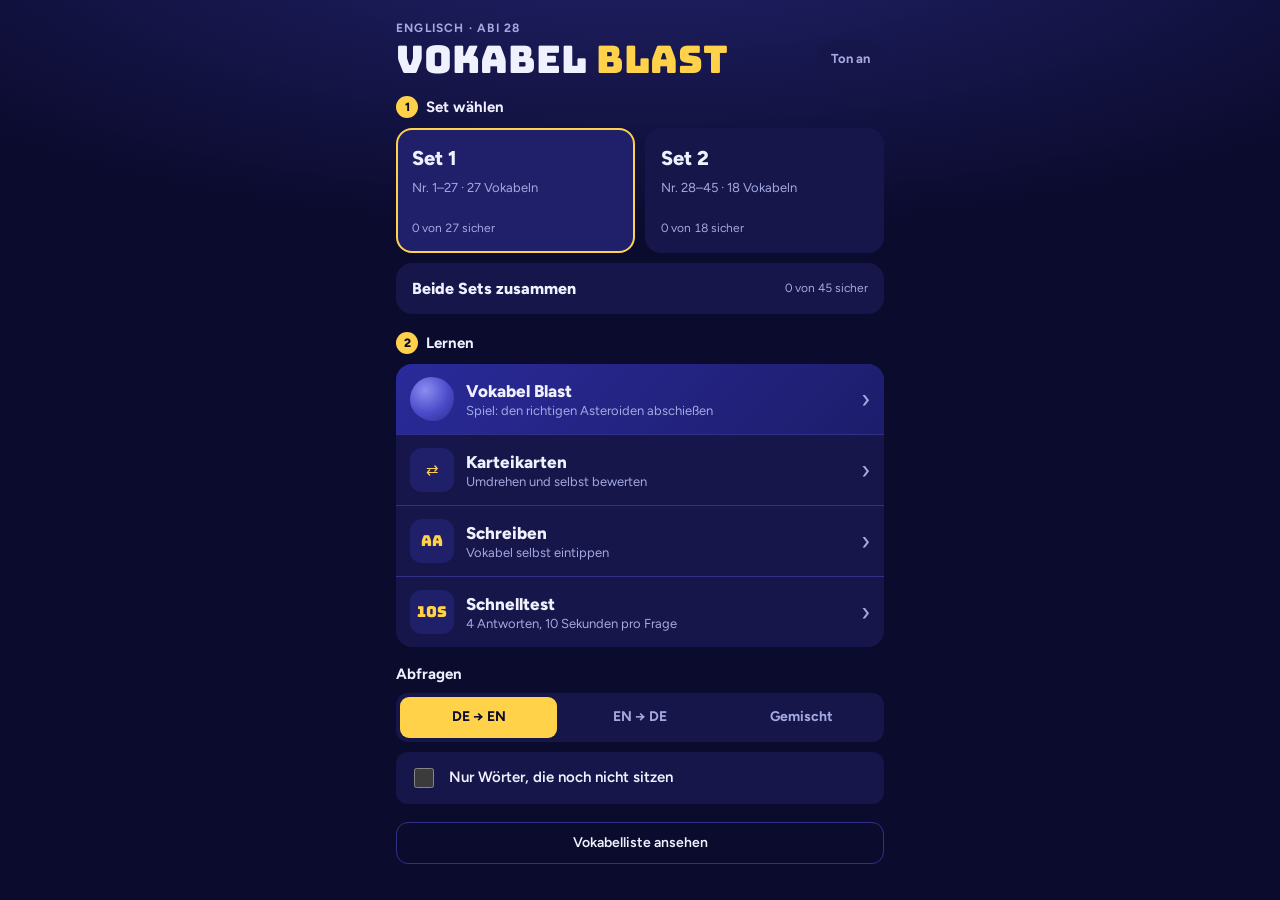
<file: vokabeln/abi28-vokabeln.html>
<!DOCTYPE html>
<html lang="de">
<head>
<meta charset="utf-8">
<meta name="viewport" content="width=device-width, initial-scale=1, viewport-fit=cover">
<meta name="theme-color" content="#0b0b2e">
<title>Abi 28 Vokabel Blast</title>
<link rel="preconnect" href="https://fonts.googleapis.com">
<link rel="preconnect" href="https://fonts.gstatic.com" crossorigin>
<link rel="stylesheet" href="https://fonts.googleapis.com/css2?family=Bungee&family=Figtree:wght@400;500;600;700;800&family=DM+Mono:wght@500&display=swap">
<style>
/* Layout: one-column cinema "app" — marquee header, ticket-shaped mode cards, full-height game stage. Deliberately single dark theme (cinema at night). */
:root {
  --bg: #0b0b2e;          /* deep space */
  --panel: #16164a;
  --panel-2: #20206a;
  --line: #31318a;
  --gold: #ffd24a;        /* star gold */
  --gold-dim: #6a64c8;
  --red: #ff5a7a;
  --ok: #43e6a6;
  --text: #f0f1ff;
  --muted: #a4a8e0;
  --display: "Bungee", "Impact", "Arial Black", sans-serif;
  --body: "Figtree", "Segoe UI", system-ui, sans-serif;
  --mono: "DM Mono", ui-monospace, "SFMono-Regular", Menlo, monospace;
  --r: 16px;
  /* Blast */
  --banner: #23238f;
  --rock: #4b4bc9;
  --rock-hi: #8c8cf2;
  --rock-lo: #2c2c8a;
  --cannon: #5fe3b0;
  --cannon-dk: #2fa97c;
  --laser: #7dfcff;
  color-scheme: dark;
}
* { box-sizing: border-box; }
html, body { height: 100%; }
body {
  margin: 0;
  background: var(--bg);
  background-image: radial-gradient(120% 60% at 50% -10%, #23236e 0%, transparent 60%);
  background-attachment: fixed;
  color: var(--text);
  font: 16px/1.45 var(--body);
  -webkit-tap-highlight-color: transparent;
  padding: env(safe-area-inset-top, 0px) 0 env(safe-area-inset-bottom, 0px);
}
button { font: inherit; color: inherit; cursor: pointer; }
button:focus-visible, input:focus-visible, textarea:focus-visible { outline: 3px solid var(--gold); outline-offset: 2px; }
.app { max-width: 520px; margin: 0 auto; padding-inline: 16px; padding-block: 16px 32px; min-height: 100%; display: flex; flex-direction: column; gap: 20px; }
.screen { display: flex; flex-direction: column; gap: 18px; }

/* ---------- Marquee ---------- */
.marquee {
  position: relative; border-radius: 20px; padding: 22px 18px 18px; text-align: center;
  background: linear-gradient(180deg, #1c1c62, #10103c);
  border: 2px solid var(--gold-dim);
}
.marquee::before {
  content: ""; position: absolute; inset: 6px; border-radius: 15px; pointer-events: none;
  background:
    radial-gradient(circle, var(--gold) 2.2px, transparent 3px) top left / 16px 16px repeat-x,
    radial-gradient(circle, var(--gold) 2.2px, transparent 3px) bottom left / 16px 16px repeat-x;
  background-size: 16px 8px; background-repeat: repeat-x; background-position: 0 0, 0 100%;
  animation: bulbs 1.2s steps(2) infinite;
  opacity: .9;
}
@keyframes bulbs { 50% { opacity: .45; } }
.eyebrow { font: 500 12px/1 var(--mono); letter-spacing: .18em; text-transform: uppercase; color: var(--gold); }
.marquee h1 {
  font: 400 clamp(30px, 9vw, 44px)/1 var(--display); margin: 10px 0 6px; color: var(--text);
  text-shadow: 0 0 18px rgba(245,192,74,.35); text-wrap: balance;
}
.marquee h1 span { color: var(--gold); }
.marquee p { margin: 0; color: var(--muted); font-size: 14px; }

/* ---------- Stats ---------- */
.stats { display: grid; grid-template-columns: repeat(3, 1fr); gap: 10px; }
.stat { background: var(--panel); border-radius: 12px; padding: 10px 12px; }
.stat b { display: block; font: 500 20px/1.1 var(--mono); font-variant-numeric: tabular-nums; }
.stat small { color: var(--muted); font-size: 12px; }
.meter { height: 8px; border-radius: 99px; background: var(--panel-2); overflow: hidden; display: flex; }
.meter i { display: block; height: 100%; }

/* ---------- Settings chips ---------- */
.group { display: flex; flex-direction: column; gap: 8px; }
.label { font: 500 11px/1 var(--mono); letter-spacing: .14em; text-transform: uppercase; color: var(--muted); }
.chips { display: flex; flex-wrap: wrap; gap: 8px; }
.chip {
  border: 1.5px solid var(--line); background: transparent; border-radius: 99px; padding: 8px 14px; font-size: 14px; font-weight: 600; color: var(--muted);
}
.chip[aria-pressed="true"] { border-color: var(--gold); color: var(--bg); background: var(--gold); }

/* ---------- Ticket mode cards ---------- */
.modes { display: flex; flex-direction: column; gap: 12px; }
.ticket {
  position: relative; display: grid; grid-template-columns: 64px 1fr; align-items: center; gap: 14px; text-align: left;
  background: var(--panel); border: 0; border-radius: var(--r); padding: 16px 16px 16px 14px;
  --notch: radial-gradient(circle at 76px 0, transparent 9px, #000 9.5px) top / 100% 51% no-repeat,
           radial-gradient(circle at 76px 100%, transparent 9px, #000 9.5px) bottom / 100% 51% no-repeat;
  -webkit-mask: var(--notch); mask: var(--notch);
  transition: transform .15s, background .15s;
}
.ticket::after { content: ""; position: absolute; left: 76px; top: 14px; bottom: 14px; border-left: 2px dashed var(--line); }
.ticket:hover { background: var(--panel-2); }
.ticket:active { transform: scale(.98); }
.ticket .ic { font: 400 26px/1 var(--display); color: var(--gold); text-align: center; }
.ticket h3 { margin: 0 0 2px; font-size: 18px; font-weight: 800; padding-left: 8px; }
.ticket p { margin: 0; font-size: 14px; color: var(--muted); padding-left: 8px; }
.ticket.hot .ic { color: var(--red); }

.linkrow { display: flex; gap: 10px; flex-wrap: wrap; }
.ghost { background: transparent; border: 1.5px solid var(--line); border-radius: 12px; padding: 10px 14px; font-weight: 600; font-size: 14px; color: var(--text); flex: 1; }

/* ---------- Game stage ---------- */
.topbar { display: flex; align-items: center; gap: 12px; }
.x { width: 40px; height: 40px; border-radius: 50%; border: 1.5px solid var(--line); background: transparent; font-size: 20px; line-height: 1; flex: none; }
.progress { flex: 1; height: 10px; border-radius: 99px; background: var(--panel-2); overflow: hidden; }
.progress i { display: block; height: 100%; width: 0; background: var(--gold); border-radius: 99px; transition: width .3s; }
.score { font: 500 16px/1 var(--mono); font-variant-numeric: tabular-nums; color: var(--gold); min-width: 56px; text-align: right; }
.hud { display: flex; justify-content: space-between; align-items: center; min-height: 28px; }
.combo { font: 400 15px/1 var(--display); color: var(--red); letter-spacing: .02em; }
.combo.pop { animation: pop .35s; }
@keyframes pop { 40% { transform: scale(1.35); } }
.dir { font: 500 12px/1 var(--mono); color: var(--muted); letter-spacing: .12em; text-transform: uppercase; }

.timer { height: 6px; border-radius: 99px; background: var(--panel-2); overflow: hidden; }
.timer i { display: block; height: 100%; width: 100%; background: var(--ok); transform-origin: left; }

.prompt {
  background: var(--panel); border-radius: 20px; padding: 28px 20px; min-height: 170px; text-align: center;
  display: flex; flex-direction: column; justify-content: center; gap: 10px;
  border: 2px solid transparent; transition: border-color .2s;
}
.prompt .q { font-size: clamp(22px, 6.4vw, 30px); font-weight: 800; line-height: 1.2; text-wrap: balance; overflow-wrap: anywhere; }
.prompt .note { font-size: 13px; color: var(--muted); }
.prompt.ok { border-color: var(--ok); }
.prompt.bad { border-color: var(--red); animation: shake .35s; }
@keyframes shake { 25% { transform: translateX(-6px); } 75% { transform: translateX(6px); } }

.options { display: grid; gap: 10px; }
.opt {
  text-align: left; background: var(--panel); border: 2px solid var(--line); border-radius: 14px; padding: 14px 16px; font-size: 16px; font-weight: 600;
  display: grid; grid-template-columns: 28px 1fr; gap: 10px; align-items: center; transition: transform .1s;
}
.opt span:first-child { font: 500 13px/1 var(--mono); color: var(--muted); }
.opt:active { transform: scale(.98); }
.opt.right { border-color: var(--ok); background: rgba(63,207,142,.14); }
.opt.wrong { border-color: var(--red); background: rgba(224,67,92,.14); }
.opt:disabled { cursor: default; }

.field { display: flex; flex-direction: column; gap: 10px; }
.field input {
  width: 100%; font: 600 18px/1.3 var(--body); color: var(--text); background: var(--panel); border: 2px solid var(--line); border-radius: 14px; padding: 14px 16px;
}
.field input.ok { border-color: var(--ok); }
.field input.bad { border-color: var(--red); }
.row { display: flex; gap: 10px; }
.btn { flex: 1; border: 0; border-radius: 14px; padding: 15px 16px; font-weight: 800; font-size: 16px; background: var(--gold); color: var(--bg); }
.btn.sec { background: var(--panel-2); color: var(--text); }
.btn.red { background: var(--red); color: #fff; }
.btn.green { background: var(--ok); color: var(--bg); }
.feedback { min-height: 22px; font-size: 15px; text-align: center; }
.feedback b { color: var(--gold); }
.feedback .good { color: var(--ok); font-weight: 700; }
.feedback .miss { color: var(--red); font-weight: 700; }

/* Flashcard */
.card-wrap { perspective: 1000px; }
.flip { position: relative; min-height: 240px; transform-style: preserve-3d; transition: transform .45s; cursor: pointer; }
.flip.on { transform: rotateY(180deg); }
.face {
  position: absolute; inset: 0; backface-visibility: hidden; -webkit-backface-visibility: hidden; border-radius: 20px; padding: 24px 20px;
  display: flex; flex-direction: column; align-items: center; justify-content: center; text-align: center; gap: 10px; background: var(--panel);
}
.face.back { transform: rotateY(180deg); background: var(--panel-2); border: 2px solid var(--gold-dim); }
.face .q { font-size: clamp(22px, 6.4vw, 30px); font-weight: 800; line-height: 1.2; overflow-wrap: anywhere; text-wrap: balance; }
.face .hint { font: 500 11px/1 var(--mono); color: var(--muted); letter-spacing: .14em; text-transform: uppercase; }
.speak { border: 1.5px solid var(--line); background: transparent; border-radius: 99px; padding: 6px 12px; font-size: 13px; color: var(--muted); }

/* Result */
.big { font: 400 clamp(44px, 14vw, 64px)/1 var(--display); color: var(--gold); text-align: center; font-variant-numeric: tabular-nums; }
.stars { text-align: center; font-size: 30px; letter-spacing: 6px; color: var(--gold); }
.stars .off { color: var(--line); }
.center { text-align: center; color: var(--muted); margin: 0; }
.misslist { list-style: none; margin: 0; padding: 0; display: flex; flex-direction: column; gap: 8px; }
.misslist li { background: var(--panel); border-radius: 12px; padding: 10px 14px; display: grid; gap: 2px; }
.misslist li span { color: var(--muted); font-size: 14px; }

/* Word list */
.wl { list-style: none; margin: 0; padding: 0; display: flex; flex-direction: column; }
.wl li { display: grid; grid-template-columns: 28px 1fr auto; gap: 10px; align-items: center; padding: 12px 2px; border-bottom: 1px solid var(--line); }
.wl .n { font: 500 12px/1 var(--mono); color: var(--muted); font-variant-numeric: tabular-nums; }
.wl .de { font-weight: 700; overflow-wrap: anywhere; }
.wl .en { color: var(--muted); font-size: 14px; overflow-wrap: anywhere; }
.pips { display: flex; gap: 3px; }
.pips i { width: 7px; height: 14px; border-radius: 2px; background: var(--line); }
.pips i.on { background: var(--gold); }
textarea { width: 100%; min-height: 220px; resize: vertical; background: var(--panel); color: var(--text); border: 2px solid var(--line); border-radius: 14px; padding: 12px; font: 14px/1.5 var(--mono); }
.small { font-size: 13px; color: var(--muted); margin: 0; }
h2 { font: 400 22px/1.1 var(--display); margin: 0; color: var(--gold); }

.confetti { position: fixed; inset: 0; pointer-events: none; z-index: 5; }

/* ---------- Vokabel Blast (Weltraum) ---------- */
.ticket.blast { padding-block: 20px; background: linear-gradient(135deg, #2a2a9a, #1a1a5c); }
.ticket.blast h3 { font-size: 20px; }
.ticket.blast .mini-rock { width: 46px; height: 46px; margin: 0 auto; border-radius: 48% 52% 45% 55% / 52% 46% 54% 48%; background: radial-gradient(circle at 35% 30%, var(--rock-hi), var(--rock) 55%, var(--rock-lo)); box-shadow: inset -4px -5px 0 rgba(0,0,0,.18); }
#blast { position: fixed; inset: 0; z-index: 15; gap: 0; background: var(--bg);
  background-image: radial-gradient(1.5px 1.5px at 20% 30%, #fff8, transparent), radial-gradient(1px 1px at 70% 15%, #fffa, transparent), radial-gradient(1.5px 1.5px at 85% 60%, #fff6, transparent), radial-gradient(1px 1px at 35% 75%, #fff8, transparent), radial-gradient(1px 1px at 55% 45%, #fff5, transparent), radial-gradient(140% 50% at -20% 100%, #1a1a55 0%, transparent 60%);
  padding-top: env(safe-area-inset-top, 0px); padding-bottom: env(safe-area-inset-bottom, 0px); user-select: none; -webkit-user-select: none; }
.sbar { display: flex; align-items: center; gap: 10px; padding: 10px 16px; }
.sbar .logo { width: 34px; height: 34px; border-radius: 50%; background: radial-gradient(circle at 35% 30%, var(--rock-hi), var(--rock) 60%, var(--rock-lo)); flex: none; }
.sbar .title { flex: 1; font: 400 16px/1 var(--display); color: var(--text); letter-spacing: .02em; }
.sbar button { background: none; border: 0; color: var(--text); padding: 8px; font-size: 14px; font-weight: 700; }
.sbar .x { width: 40px; height: 40px; border: 1.5px solid var(--line); border-radius: 50%; font-size: 20px; padding: 0; }
.sprompt { background: var(--banner); padding: 18px 16px 16px; text-align: center; }
.sprompt #sq { font-size: clamp(24px, 7.5vw, 34px); font-weight: 800; line-height: 1.15; text-wrap: balance; overflow-wrap: anywhere; min-height: 1.15em; }
.sprompt #sq.flash { animation: qin .3s ease-out; }
@keyframes qin { from { opacity: 0; transform: translateY(-8px); } }
.stimebar { height: 6px; background: #3a3a7a; }
.stimebar i { display: block; height: 100%; background: var(--rock-hi); transform-origin: left; }
#sky { position: relative; flex: 1; overflow: hidden; touch-action: manipulation; }
.sclock { position: absolute; left: 0; right: 0; top: 12px; text-align: center; font: 800 34px/1 var(--body); color: #3d3d8f; font-variant-numeric: tabular-nums; pointer-events: none; }
.sclock.low { color: var(--red); animation: bulbs .8s steps(2) infinite; }
.rock { position: absolute; left: 0; top: 0; border: 0; padding: 10px; display: flex; align-items: center; justify-content: center; text-align: center; color: #fff; cursor: pointer;
  background: radial-gradient(circle at 26% 30%, rgba(255,255,255,.14) 0 7%, transparent 8%), radial-gradient(circle at 70% 24%, rgba(0,0,0,.16) 0 6%, transparent 7%), radial-gradient(circle at 78% 70%, rgba(0,0,0,.16) 0 8%, transparent 9%), radial-gradient(circle at 30% 78%, rgba(0,0,0,.12) 0 5%, transparent 6%), radial-gradient(circle at 40% 35%, var(--rock-hi), var(--rock) 55%, var(--rock-lo));
  box-shadow: inset -6px -8px 0 rgba(0,0,0,.18), 0 0 0 3px rgba(140,140,242,.25); will-change: transform; }
.rock span { font-weight: 600; line-height: 1.15; overflow-wrap: normal; word-break: normal; text-shadow: 0 1px 2px rgba(0,0,0,.35); pointer-events: none; }
.rock:focus-visible { outline: 3px solid var(--laser); }
.rock.hit { animation: explode .35s ease-out forwards; }
.rock.wrongrock { --rock: #a13456; --rock-hi: #ff6b8e; --rock-lo: #5e1530; animation: dud .5s ease-out forwards; }
@keyframes explode { to { scale: 1.5; opacity: 0; } }
@keyframes dud { 30% { scale: 1.08; } to { scale: .3; opacity: 0; } }
.laser { position: absolute; left: 0; top: 0; height: 5px; margin-top: -2.5px; transform-origin: 0 50%; border-radius: 3px; background: linear-gradient(90deg, transparent, var(--lc) 30%, #fff); box-shadow: 0 0 12px var(--lc); animation: zap .26s ease-out forwards; pointer-events: none; }
@keyframes zap { to { opacity: 0; } }
.shard { position: absolute; width: 9px; height: 9px; border-radius: 3px; pointer-events: none; animation: shard .6s ease-out forwards; }
@keyframes shard { to { transform: translate(var(--dx), var(--dy)) rotate(200deg); opacity: 0; } }
.poptext { position: absolute; transform: translate(-50%, -50%); font: 400 22px/1 var(--display); pointer-events: none; animation: rise .8s ease-out forwards; }
@keyframes rise { to { transform: translate(-50%, -140%); opacity: 0; } }
.ssolve { position: absolute; left: 16px; right: 16px; top: 40%; background: var(--panel); border: 2px solid var(--red); border-radius: 16px; padding: 14px; text-align: center; font-size: 16px; }
.ssolve b { color: var(--gold); }
.slevel { position: absolute; inset: 0; display: flex; flex-direction: column; align-items: center; justify-content: center; gap: 6px; pointer-events: none; }
.slevel b { font: 400 clamp(40px, 13vw, 60px)/1 var(--display); color: var(--gold); text-shadow: 0 0 24px rgba(255,210,74,.5); animation: pop .5s; }
.slevel span { color: var(--muted); font-weight: 600; }
.sfoot { display: grid; grid-template-columns: 1fr 120px 1fr; align-items: end; gap: 8px; padding: 0 16px 10px; }
.shud { display: flex; flex-direction: column; gap: 6px; padding-bottom: 8px; min-width: 0; }
.shud .top { display: flex; justify-content: space-between; font: 700 15px/1 var(--body); color: var(--gold); font-variant-numeric: tabular-nums; }
.shud.right .top { color: var(--rock-hi); font-size: 13px; }
.sbarbg { height: 12px; border-radius: 99px; background: #3a3a6a; overflow: hidden; }
.sbarbg i { display: block; height: 100%; width: 0; background: var(--gold); border-radius: 99px; transition: width .3s; }
.streak { display: grid; grid-template-columns: repeat(10, 1fr); gap: 2px; height: 12px; padding: 2px; border-radius: 99px; background: #3a2a7a; }
.streak i { border-radius: 2px; background: #5a4aa8; }
.streak i.on { background: var(--rock-hi); box-shadow: 0 0 6px var(--rock-hi); }
.cannon { position: relative; height: 92px; display: flex; justify-content: center; }
.cannon .base { position: absolute; bottom: -38px; width: 120px; height: 120px; border-radius: 50%; background: radial-gradient(circle at 50% 30%, var(--cannon), var(--cannon-dk)); box-shadow: inset 0 6px 0 rgba(255,255,255,.25); }
.cannon .eye { position: absolute; bottom: 22px; width: 40px; height: 40px; border-radius: 50%; background: var(--bg); border: 5px solid #e7fff5; box-shadow: inset 0 0 0 6px var(--laser); z-index: 2; }
.barrel { position: absolute; bottom: 40px; width: 22px; height: 58px; margin-left: -11px; left: 50%; border-radius: 8px 8px 4px 4px; background: linear-gradient(90deg, var(--cannon-dk), #b8ffe2, var(--cannon-dk)); transform-origin: 50% 100%; transition: transform .08s; z-index: 1; }

/* ---------- Startseite (aufgeräumt) ---------- */
.hhead { display: flex; justify-content: space-between; align-items: flex-end; gap: 12px; padding-top: 6px; }
.kicker { font: 700 12px/1 var(--body); letter-spacing: .1em; text-transform: uppercase; color: var(--muted); }
.htitle { font: 400 clamp(30px, 9vw, 38px)/1 var(--display); margin: 6px 0 0; color: var(--text); }
.htitle span { color: var(--gold); }
.iconbtn { white-space: nowrap; flex: none; background: var(--panel); border: 0; border-radius: 99px; padding: 9px 14px; font-size: 13px; font-weight: 700; color: var(--muted); }
.block { display: flex; flex-direction: column; gap: 10px; }
h2.bh { font: 700 15px/1.2 var(--body); color: var(--text); margin: 0; display: flex; align-items: center; gap: 8px; }
h2.bh .step { display: inline-grid; place-items: center; width: 22px; height: 22px; border-radius: 50%; background: var(--gold); color: var(--bg); font-size: 12px; font-weight: 800; }
.sets { display: grid; grid-template-columns: 1fr 1fr; gap: 10px; }
.setcard { text-align: left; background: var(--panel); border: 2px solid transparent; border-radius: 16px; padding: 14px; display: flex; flex-direction: column; gap: 6px; min-width: 0; }
.setcard[aria-pressed="true"] { border-color: var(--gold); background: var(--panel-2); }
.setcard .sn { font-size: 20px; font-weight: 800; }
.setcard .sr { font-size: 13px; color: var(--muted); }
.setcard .sp { font-size: 12px; color: var(--muted); font-variant-numeric: tabular-nums; }
.setbar { height: 6px; border-radius: 99px; background: var(--bg); overflow: hidden; margin-top: 4px; }
.setbar i { display: block; height: 100%; background: var(--ok); border-radius: 99px; }
.setcard.all { grid-column: 1 / -1; flex-direction: row; justify-content: space-between; align-items: center; padding: 12px 14px; }
.setcard.all .sn { font-size: 16px; }
.menu { display: flex; flex-direction: column; background: var(--panel); border-radius: 16px; overflow: hidden; }
.mrow { display: grid; grid-template-columns: 44px 1fr auto; gap: 12px; align-items: center; padding: 13px 14px; background: none; border: 0; border-top: 1px solid var(--line); text-align: left; }
.mrow:first-child { border-top: 0; }
.mrow:active { background: var(--panel-2); }
.mrow b { display: block; font-size: 17px; font-weight: 800; }
.mrow small { display: block; color: var(--muted); font-size: 13px; line-height: 1.3; }
.mi { width: 44px; height: 44px; border-radius: 12px; background: var(--panel-2); display: grid; place-items: center; font: 400 15px/1 var(--display); color: var(--gold); }
.mrow.star { background: linear-gradient(135deg, #2a2a9a, #1d1d6c); }
.mrow.star .mi { background: radial-gradient(circle at 35% 30%, var(--rock-hi), var(--rock) 55%, var(--rock-lo)); border-radius: 48% 52% 45% 55% / 52% 46% 54% 48%; }
.chev { font-size: 26px; line-height: 1; color: var(--muted); }
.seg { display: grid; grid-template-columns: repeat(3, 1fr); background: var(--panel); border-radius: 12px; padding: 4px; gap: 4px; }
.seg button { border: 0; background: none; border-radius: 9px; padding: 10px 4px; font-weight: 700; font-size: 14px; color: var(--muted); }
.seg button[aria-pressed="true"] { background: var(--gold); color: var(--bg); }
.toggle { display: flex; align-items: center; gap: 12px; background: var(--panel); border-radius: 12px; padding: 13px 14px; font-weight: 600; font-size: 15px; cursor: pointer; }
.toggle input { width: 20px; height: 20px; accent-color: var(--gold); flex: none; }
.lset { display: flex; flex-direction: column; gap: 4px; }
.lset h3 { margin: 0; font-size: 18px; font-weight: 800; display: flex; justify-content: space-between; align-items: baseline; }
.lset h3 small { font-size: 13px; color: var(--muted); font-weight: 600; }
details.edit { background: var(--panel); border-radius: 14px; padding: 12px 14px; }
details.edit summary { font-weight: 700; cursor: pointer; }
details.edit[open] summary { margin-bottom: 10px; }
details.edit .group { gap: 10px; }
/* ---------- Karteikarten-Runden ---------- */
.roundbox { background: var(--panel); border-radius: 20px; padding: 24px 18px; display: flex; flex-direction: column; gap: 16px; text-align: center; }
.rbtitle { font: 400 24px/1.1 var(--display); color: var(--gold); }
.rbstats { display: grid; grid-template-columns: 1fr 1fr; gap: 10px; }
.rbstats div { background: var(--panel-2); border-radius: 14px; padding: 14px 8px; display: flex; flex-direction: column; gap: 4px; }
.rbstats b { font: 800 30px/1 var(--body); font-variant-numeric: tabular-nums; }
.rbstats .ok b { color: var(--ok); }
.rbstats .bad b { color: var(--red); }
.rbstats span { font-size: 13px; color: var(--muted); }
.rbtext { margin: 0; color: var(--muted); }
.cardcount { font: 700 14px/1 var(--body); font-variant-numeric: tabular-nums; }
.cardcount .ok { color: var(--ok); }
.cardcount .bad { color: var(--red); }
[hidden] { display: none !important; }
@media (prefers-reduced-motion: reduce) {
  *, *::before, *::after { animation: none !important; transition: none !important; }
}
</style>
</head>
<body>
<canvas class="confetti" id="confetti"></canvas>
<main class="app">

  <!-- ================= HOME ================= -->
  <section class="screen" id="home">
    <header class="hhead">
      <div><div class="kicker">Englisch · Abi 28</div><h1 class="htitle">Vokabel <span>Blast</span></h1></div>
      <button class="iconbtn" id="soundBtn">Ton an</button>
    </header>

    <section class="block">
      <h2 class="bh"><span class="step">1</span>Set wählen</h2>
      <div class="sets" id="sets"></div>
    </section>

    <section class="block">
      <h2 class="bh"><span class="step">2</span>Lernen</h2>
      <div class="menu">
        <button class="mrow star" data-mode="blast"><span class="mi" aria-hidden="true"></span><span><b>Vokabel Blast</b><small>Spiel: den richtigen Asteroiden abschießen</small></span><span class="chev" aria-hidden="true">›</span></button>
        <button class="mrow" data-mode="cards"><span class="mi" aria-hidden="true">⇄</span><span><b>Karteikarten</b><small>Umdrehen und selbst bewerten</small></span><span class="chev" aria-hidden="true">›</span></button>
        <button class="mrow" data-mode="type"><span class="mi" aria-hidden="true">Aa</span><span><b>Schreiben</b><small>Vokabel selbst eintippen</small></span><span class="chev" aria-hidden="true">›</span></button>
        <button class="mrow" data-mode="blitz"><span class="mi" aria-hidden="true">10s</span><span><b>Schnelltest</b><small>4 Antworten, 10 Sekunden pro Frage</small></span><span class="chev" aria-hidden="true">›</span></button>
      </div>
    </section>

    <section class="block">
      <h2 class="bh">Abfragen</h2>
      <div class="seg" id="dirChips">
        <button data-dir="de-en" aria-pressed="true">DE → EN</button>
        <button data-dir="en-de" aria-pressed="false">EN → DE</button>
        <button data-dir="mix" aria-pressed="false">Gemischt</button>
      </div>
      <label class="toggle"><input type="checkbox" id="weakToggle"> Nur Wörter, die noch nicht sitzen</label>
    </section>

    <button class="ghost" id="openList">Vokabelliste ansehen</button>
  </section>

  <!-- ================= GAME ================= -->
  <section class="screen" id="game" hidden>
    <div class="topbar">
      <button class="x" id="quit" aria-label="Runde beenden">×</button>
      <div class="progress"><i id="prog"></i></div>
      <div class="score" id="score">0</div>
    </div>
    <div class="hud"><span class="dir" id="dirLabel">DE → EN</span><span class="combo" id="combo"></span></div>
    <div class="timer" id="timerWrap" hidden><i id="timer"></i></div>

    <!-- blitz + type prompt -->
    <div class="prompt" id="prompt"><div class="q" id="q"></div><div class="note" id="qnote"></div></div>

    <div class="options" id="options" hidden></div>

    <div class="field" id="typeBox" hidden>
      <label class="label" for="answer">Deine Antwort</label>
      <input id="answer" autocomplete="off" autocapitalize="off" autocorrect="off" spellcheck="false" enterkeyhint="done">
      <div class="row">
        <button class="btn sec" id="hintBtn">Tipp</button>
        <button class="btn" id="checkBtn">Prüfen</button>
      </div>
    </div>

    <!-- flashcards -->
    <div class="card-wrap" id="cardBox" hidden>
      <div class="flip" id="flip" tabindex="0" role="button" aria-label="Karte umdrehen">
        <div class="face front"><span class="hint">Tippen zum Umdrehen</span><div class="q" id="cFront"></div><div class="note" id="cFrontNote"></div></div>
        <div class="face back"><span class="hint">Lösung</span><div class="q" id="cBack"></div><div class="note" id="cBackNote"></div><button class="speak" id="speak">Aussprache anhören</button></div>
      </div>
    </div>
    <div class="row" id="cardBtns" hidden>
      <button class="btn red" id="cardNo">Wusste ich nicht</button>
      <button class="btn green" id="cardYes">Wusste ich</button>
    </div>

    <div class="roundbox" id="roundBox" hidden>
      <div class="rbtitle" id="rbTitle">Runde 1 geschafft</div>
      <div class="rbstats"><div class="ok"><b id="rbOk">0</b><span>gewusst</span></div><div class="bad"><b id="rbBad">0</b><span>noch nicht</span></div></div>
      <p class="rbtext" id="rbText"></p>
      <button class="btn" id="rbNext">Weiter</button>
    </div>

    <div class="feedback" id="feedback" aria-live="polite"></div>
    <button class="btn" id="nextBtn" hidden>Weiter</button>
  </section>

  <!-- ================= RESULT ================= -->
  <section class="screen" id="result" hidden>
    <header class="marquee">
      <div class="eyebrow" id="resMode">Blitz-Runde</div>
      <h1 id="resTitle">Premiere!</h1>
      <p id="resSub"></p>
    </header>
    <div class="big" id="resScore">0</div>
    <div class="stars" id="resStars"></div>
    <p class="center" id="resLine"></p>
    <div class="group" id="missGroup">
      <div class="label">Diese Wörter üben</div>
      <ul class="misslist" id="missList"></ul>
    </div>
    <div class="row">
      <button class="btn sec" id="homeBtn">Menü</button>
      <button class="btn" id="againBtn">Nochmal</button>
    </div>
  </section>

  <!-- ================= VOKABEL BLAST ================= -->
  <section class="screen" id="blast" hidden>
    <div class="sbar">
      <div class="logo" aria-hidden="true"></div>
      <div class="title" id="sTitle">Vokabel Blast</div>
      <button id="sMute">Ton an</button>
      <button class="x" id="sQuit" aria-label="Spiel beenden">×</button>
    </div>
    <div class="sprompt"><div id="sq" aria-live="polite"></div></div>
    <div class="stimebar"><i id="sTime"></i></div>
    <div id="sky">
      <div class="sclock" id="sClock">60</div>
      <div class="ssolve" id="sSolve" hidden></div>
      <div class="slevel" id="sLevelUp" hidden><b>Level <span id="sLevelNum" style="color:inherit;font:inherit">2</span></b><span>Neue 60 Sekunden · schneller!</span></div>
    </div>
    <div class="sfoot">
      <div class="shud"><div class="top"><span id="sLevel">1</span><span id="sPts">0/50</span></div><div class="sbarbg"><i id="sPtsBar"></i></div></div>
      <div class="cannon" id="cannon" aria-hidden="true"><div class="barrel" id="barrel"></div><div class="base"></div><div class="eye"></div></div>
      <div class="shud right"><div class="top"><span>Treffer in Folge</span><span id="sMult"></span></div><div class="streak" id="sStreak"></div></div>
    </div>
  </section>

  <!-- ================= LIST ================= -->
  <section class="screen" id="list" hidden>
    <div class="topbar">
      <button class="x" id="listBack" aria-label="Zurück">←</button>
      <h2>Vokabelliste</h2>
    </div>
    <div id="wordList" class="block"></div>
    <details class="edit">
      <summary>Liste bearbeiten oder erweitern</summary>
      <div class="group">
        <p class="small">Aus Excel kopieren und einfügen: pro Zeile <b>Deutsch</b>, dann Tab oder <b>;</b>, dann <b>Englisch</b>. Eine Zeile <b># Set 3</b> beginnt ein neues Set.</p>
        <textarea id="editor" spellcheck="false" aria-label="Vokabelliste bearbeiten"></textarea>
        <div class="row">
          <button class="btn sec" id="resetList">Originalliste</button>
          <button class="btn" id="saveList">Speichern</button>
        </div>
        <p class="small" id="saveMsg" aria-live="polite"></p>
        <button class="ghost" id="resetProgress">Lernfortschritt zurücksetzen</button>
        <p class="small" id="resetMsg" aria-live="polite"></p>
      </div>
    </details>
  </section>
</main>

<script>
/* ============================================================
   Vokabeln (aus "Abi 28 Vokabeln.xlsx", Tabelle1)
   de, en, note (Zusatzinfo), alt (weitere akzeptierte Antworten)
   ============================================================ */
const DEFAULT_WORDS = [
  { de: "etw. vermuten", en: "to assume" },
  { de: "die Vermutung", en: "assumption" },
  { de: "die Wahrscheinlichkeit, dass …", en: "the likelihood that …" },
  { de: "erneuerbare Energie", en: "renewable energy" },
  { de: "wiederverwendbare Becher", en: "reusable cups" },
  { de: "etw. spenden", en: "to donate sth." },
  { de: "die Umfrage", en: "survey" },
  { de: "wörtliche / sachliche Bedeutung", en: "denotation" },
  { de: "positive / negative Nebenbedeutung", en: "positive / negative connotation", alt: ["connotation"] },
  { de: "etw. abschaffen", en: "to abolish sth." },
  { de: "etw. ausbeuten, ausnutzen", en: "to exploit sth." },
  { de: "aus politischen / religiösen Gründen verfolgt werden", en: "to be persecuted for political / religious reasons" },
  { de: "ein Mangel an Arbeitskräften", en: "a shortage of labor", alt: ["a shortage of labour"] },
  { de: "etw. ändern, ergänzen", en: "to amend sth." },
  { de: "Trennung, Absonderung", en: "segregation" },
  { de: "eine Botschaft vermitteln", en: "to convey a message" },
  { de: "ländliches / städtisches Leben", en: "a rural life / an urban life", alt: ["rural life / urban life", "a rural / an urban life"] },
  { de: "Wohlstandsgesellschaft", en: "an affluent society" },
  { de: "in den Vororten leben", en: "to live in the suburbs", note: "live mit V (Verb) – aber: a suburban life (Nomen, mit F)", strict: true },
  { de: "einen gemeinsamen Nenner finden", en: "to find a common denominator" },
  { de: "eine Richtlinie", en: "a policy", note: "Plural: policies" },
  { de: "er wurde freigesprochen", en: "he was acquitted" },
  { de: "eine Plantage", en: "a plantation", alt: ["plantation"] },
  { de: "einen roten Faden beibehalten", en: "to maintain a common thread" },
  { de: "ein weißer Lattenzaun", en: "a white picket fence" },
  { de: "deine Kleidung", en: "your attire", note: "formal · neutral/alltäglich: your clothes", alt: ["your clothes"] },
  { de: "eine Person mittleren Alters", en: "a middle-aged person" },
  { de: "etw. verschlechtert sich", en: "sth. is declining" },
  { de: "etw. stagniert / etw. bleibt gleich", en: "sth. is stagnant" },
  { de: "das genügt", en: "this will suffice" },
  { de: "die Mehrheit", en: "majority", alt: ["a majority", "the majority"] },
  { de: "die Minderheit", en: "minority", alt: ["a minority", "the minority"] },
  { de: "Kammern", en: "chambers" },
  { de: "erschöpft sein", en: "to be exhausted" },
  { de: "etw. verstärken, bekräftigen", en: "to reinforce sth." },
  { de: "etw. aufrechterhalten", en: "to perpetuate sth." },
  { de: "oberflächlich", en: "shallow" },
  { de: "existentielle Bedrohung", en: "existential threat", alt: ["an existential threat"] },
  { de: "stark vereinfacht", en: "oversimplified" },
  { de: "eine Vorhersage", en: "a prediction", alt: ["prediction"] },
  { de: "ein Auszug", en: "an excerpt", alt: ["excerpt"] },
  { de: "die Berufsausbildung", en: "vocational training" },
  { de: "eine sich selbst verstärkende Blase", en: "a self-reinforcing bubble", alt: ["self-reinforcing bubble"], altDe: ["sich selbst verstärkende Blase"] },
  { de: "es ist abstoßend", en: "it's repellent", alt: ["it is repellent"] },
  { de: "verletzlich / verwundbar sein", en: "to be vulnerable", altDe: ["verletzlich sein", "verwundbar sein"] },
];
// Set 1 = erste Liste (Nr. 1–27), Set 2 = Nachtrag (Nr. 28–45)
DEFAULT_WORDS.forEach((w, i) => { w.set = i < 27 ? 1 : 2; });

/* ---------------- Storage (fails soft) ---------------- */
const KEY = "abi28-vokabel-blockbuster-v1";
function load() { try { return JSON.parse(localStorage.getItem(KEY)) || {}; } catch (e) { return {}; } }
const store = Object.assign({ set: "1", words: null, prog: {}, best: 0, blastBest: 0, dir: "de-en", pool: "all", sound: true }, load());
function save() { try { localStorage.setItem(KEY, JSON.stringify(store)); } catch (e) {} }

const words = () => (store.words && store.words.length ? store.words : DEFAULT_WORDS);
const idOf = w => w.de + "|" + w.en;
const prog = w => store.prog[idOf(w)] || (store.prog[idOf(w)] = { box: 0, ok: 0, bad: 0 });
const MAX_BOX = 5;

/* ---------------- Answer checking ---------------- */
const STRIP_WORDS = /\b(sth|sb|something|somebody|someone|etw|etwas|jdn|jdm|jmd)\b\.?/g;
const ARTICLES = /^(to |a |an |the |der |die |das |ein |eine |einen |einem |einer )/;
function norm(s) {
  return s.toLowerCase()
    .replace(/[’`´]/g, "'")
    .replace(/\(.*?\)/g, " ")
    .replace(/…|\.\.+/g, " ")
    .replace(STRIP_WORDS, " ")
    .replace(/\s*\/\s*/g, "/")
    .replace(/[.,!?;:"]/g, " ")
    .replace(/\s+/g, " ").trim();
}
function core(s) { let t = norm(s), p; do { p = t; t = t.replace(ARTICLES, ""); } while (t !== p); return t; }
function accepted(w, side) {
  const main = side === "en" ? w.en : w.de;
  const list = [main, ...(side === "en" ? (w.alt || []) : (w.altDe || []))];
  // "etw. ausbeuten, ausnutzen" → each comma part also counts
  main.split(",").forEach(p => p.trim() && list.push(p));
  return [...new Set(list.map(core).filter(Boolean))];
}
function lev(a, b) {
  const m = a.length, n = b.length, d = Array.from({ length: n + 1 }, (_, j) => j);
  for (let i = 1; i <= m; i++) {
    let prev = d[0]; d[0] = i;
    for (let j = 1; j <= n; j++) { const t = d[j]; d[j] = Math.min(d[j] + 1, d[j - 1] + 1, prev + (a[i - 1] === b[j - 1] ? 0 : 1)); prev = t; }
  }
  return d[n];
}
function grade(input, w, side) {
  const u = core(input);
  if (!u) return "empty";
  const acc = accepted(w, side);
  if (acc.includes(u)) return "exact";
  const best = Math.min(...acc.map(a => lev(u, a)));
  const longest = Math.max(...acc.map(a => a.length));
  if (w.strict) return "wrong";
  if ((best === 1 && longest >= 5) || (best === 2 && longest >= 12)) return "typo";
  return "wrong";
}

/* ---------------- Picking words (weak ones more often) ---------------- */
function shuffle(a) { for (let i = a.length - 1; i > 0; i--) { const j = Math.floor(Math.random() * (i + 1)); [a[i], a[j]] = [a[j], a[i]]; } return a; }
const setOf = w => String(w.set || 1);
function setList() { return [...new Set(words().map(setOf))].sort((a, b) => a - b); }
function setWords() { return store.set === "all" ? words() : words().filter(w => setOf(w) === store.set); }
function setLabel() { return store.set === "all" ? "Alle Sets" : "Set " + store.set; }
// Ablenker aus demselben Set, solange es genug Wörter hat
function distractorPool() { const s = setWords(); return s.length >= 6 ? s : words(); }
function pool() {
  const all = setWords().length ? setWords() : words();
  if (store.pool === "weak") { const w = all.filter(x => prog(x).box < 3); return w.length >= 4 ? w : all; }
  return all;
}
function buildDeck(n) {
  const src = pool();
  const weighted = src.map(w => ({ w, k: Math.random() ** (1 / ((MAX_BOX + 1 - prog(w).box) ** 2)) }));
  weighted.sort((a, b) => b.k - a.k);
  return shuffle(weighted.slice(0, Math.min(n, src.length)).map(x => x.w));
}
function sideFor() { return store.dir === "mix" ? (Math.random() < .5 ? "de-en" : "en-de") : store.dir; }

/* ---------------- Sound ---------------- */
let actx;
function beep(kind) {
  if (!store.sound) return;
  try {
    actx = actx || new (window.AudioContext || window.webkitAudioContext)();
    const notes = { ok: [660, 880], bad: [220, 160], typo: [520, 600], win: [523, 659, 784, 1046], tick: [900] }[kind];
    notes.forEach((f, i) => {
      const o = actx.createOscillator(), g = actx.createGain(), t = actx.currentTime + i * .09;
      o.type = kind === "bad" ? "sawtooth" : "triangle"; o.frequency.value = f;
      g.gain.setValueAtTime(.0001, t); g.gain.exponentialRampToValueAtTime(kind === "tick" ? .05 : .16, t + .01); g.gain.exponentialRampToValueAtTime(.0001, t + .16);
      o.connect(g).connect(actx.destination); o.start(t); o.stop(t + .18);
    });
  } catch (e) {}
}
function say(text) {
  try {
    const u = new SpeechSynthesisUtterance(text.replace(/\bsth\.?/g, "something").replace(/…/g, ""));
    u.lang = "en-GB"; u.rate = .9; speechSynthesis.cancel(); speechSynthesis.speak(u);
  } catch (e) {}
}

/* ---------------- DOM helpers ---------------- */
const $ = id => document.getElementById(id);
const show = id => ["home", "game", "result", "list", "blast"].forEach(s => $(s).hidden = s !== id);
function esc(s) { return String(s).replace(/[&<>"]/g, c => ({ "&": "&amp;", "<": "&lt;", ">": "&gt;", '"': "&quot;" })[c]); }

/* ---------------- Home ---------------- */
function renderHome() {
  if (store.set !== "all" && !setList().includes(store.set)) store.set = setList()[0] || "1";
  const all = words();
  const card = (key, list) => {
    const sure = list.filter(w => prog(w).box >= 4).length;
    const first = all.indexOf(list[0]) + 1, last = all.indexOf(list[list.length - 1]) + 1;
    const pressed = store.set === key;
    if (key === "all") return `<button class="setcard all" data-set="all" aria-pressed="${pressed}"><span class="sn">Beide Sets zusammen</span><span class="sp">${sure} von ${list.length} sicher</span></button>`;
    return `<button class="setcard" data-set="${key}" aria-pressed="${pressed}">
      <span class="sn">Set ${key}</span><span class="sr">Nr. ${first}–${last} · ${list.length} Vokabeln</span>
      <span class="setbar"><i style="width:${sure / list.length * 100}%"></i></span><span class="sp">${sure} von ${list.length} sicher</span></button>`;
  };
  const sets = setList();
  $("sets").innerHTML = sets.map(k => card(k, all.filter(w => setOf(w) === k))).join("") + (sets.length > 1 ? card("all", all) : "");
  document.querySelectorAll("#dirChips button").forEach(c => c.setAttribute("aria-pressed", c.dataset.dir === store.dir));
  $("weakToggle").checked = store.pool === "weak";
  $("soundBtn").textContent = "Ton " + (store.sound ? "an" : "aus");
  show("home");
}
$("sets").addEventListener("click", e => { const c = e.target.closest(".setcard"); if (!c) return; store.set = c.dataset.set; save(); renderHome(); });
$("dirChips").addEventListener("click", e => { const c = e.target.closest("button"); if (!c) return; store.dir = c.dataset.dir; save(); renderHome(); });
$("weakToggle").onchange = e => { store.pool = e.target.checked ? "weak" : "all"; save(); };
$("soundBtn").onclick = () => { store.sound = !store.sound; save(); renderHome(); };
document.querySelectorAll(".mrow").forEach(t => t.onclick = () => t.dataset.mode === "blast" ? startBlast() : start(t.dataset.mode));
let lastMode = "blitz";

/* ---------------- Game state ---------------- */
const MODE_NAMES = { blitz: "Schnelltest", type: "Schreiben", cards: "Karteikarten" };
const ROUND = { blitz: 15, type: 12, cards: 20 };
const BLITZ_TIME = 10000;
let G = null, timerRAF = null;

function start(mode) {
  // Karteikarten: immer das ganze Set, ohne Wiederholung mitten in der Runde
  const deck = mode === "cards" ? shuffle(pool().slice()) : buildDeck(ROUND[mode]);
  G = { mode, deck, i: 0, total: deck.length, score: 0, combo: 0, maxCombo: 0, right: 0, answered: 0, misses: new Map(), retried: new Set(), locked: false,
        round: 1, roundOk: 0, roundWrong: [], cardsTotal: deck.length, firstOk: 0 };
  ["options", "typeBox", "cardBox", "cardBtns", "timerWrap", "nextBtn", "roundBox"].forEach(id => $(id).hidden = true);
  $("prompt").hidden = mode === "cards";
  $("score").hidden = mode === "cards";
  if (mode === "blitz") { $("options").hidden = false; $("timerWrap").hidden = false; }
  if (mode === "type") $("typeBox").hidden = false;
  if (mode === "cards") { $("cardBox").hidden = false; $("cardBtns").hidden = false; }
  show("game");
  next();
}

function current() { return G.deck[G.i]; }
function setProgress() { $("prog").style.width = (Math.min(G.i, G.total) / G.total * 100) + "%"; $("score").textContent = G.score; }
function setCombo(pop) {
  const c = $("combo");
  if (G.mode === "cards") { c.className = "cardcount"; c.innerHTML = `<span class="ok">✓ ${G.roundOk}</span> · <span class="bad">✗ ${G.roundWrong.length}</span>`; return; }
  c.className = "combo";
  c.textContent = G.combo >= 2 ? "Combo ×" + G.combo : "";
  if (pop && G.combo >= 2) { c.classList.remove("pop"); void c.offsetWidth; c.classList.add("pop"); }
}

function next() {
  cancelAnimationFrame(timerRAF);
  if (G.i >= G.deck.length) return G.mode === "cards" && G.roundWrong.length ? roundEnd() : finish();
  G.locked = false;
  const w = current();
  G.side = sideFor();
  const [from, to] = G.side === "de-en" ? ["de", "en"] : ["en", "de"];
  G.from = from; G.to = to;
  $("dirLabel").textContent = setLabel() + " · " + (G.mode === "cards" ? "Runde " + G.round + " · " + (G.i + 1) + " / " + G.deck.length : from.toUpperCase() + " → " + to.toUpperCase());
  $("feedback").innerHTML = ""; $("nextBtn").hidden = true;
  $("prompt").className = "prompt";
  $("q").textContent = w[from];
  $("qnote").textContent = "";
  setProgress(); setCombo(false);
  if (G.mode === "blitz") blitzQuestion(w);
  if (G.mode === "type") typeQuestion(w);
  if (G.mode === "cards") cardQuestion(w);
}

function reward(w, correct, half) {
  const p = prog(w);
  if (correct) { p.ok++; if (!half) p.box = Math.min(MAX_BOX, p.box + 1); }
  else { p.bad++; p.box = Math.max(0, p.box - 2); G.misses.set(idOf(w), w); }
  save();
  G.answered++;
  if (correct) G.right++;
  // Karteikarten: falsche Karten erst in der nächsten Runde wieder
  if (G.mode === "cards") {
    if (correct) { G.roundOk++; if (G.round === 1) G.firstOk++; } else G.roundWrong.push(w);
    return;
  }
  // Falsches Wort kommt in dieser Runde noch einmal (einmalig)
  if (!correct && !G.retried.has(idOf(w))) {
    G.retried.add(idOf(w));
    const pos = Math.min(G.deck.length, G.i + 3);
    G.deck.splice(pos, 0, w); G.total = G.deck.length;
  }
}

/* ---- Blitz ---- */
function blitzQuestion(w) {
  const all = distractorPool().filter(x => idOf(x) !== idOf(w));
  // Ablenker: bevorzugt ähnlich lange Antworten, damit man nicht an der Länge rät
  const target = w[G.to].length;
  const distract = shuffle(all.slice()).sort((a, b) => Math.abs(a[G.to].length - target) - Math.abs(b[G.to].length - target) + (Math.random() - .5) * 12).slice(0, 3);
  const opts = shuffle([w, ...distract]);
  const box = $("options");
  box.innerHTML = opts.map((o, k) => `<button class="opt" data-k="${k}"><span>${"ABCD"[k]}</span><span>${esc(o[G.to])}</span></button>`).join("");
  box.querySelectorAll(".opt").forEach((b, k) => b.onclick = () => blitzAnswer(opts[k] === w, b, w, opts));
  const t0 = performance.now();
  G.t0 = t0;
  const bar = $("timer");
  const tick = now => {
    const left = Math.max(0, 1 - (now - t0) / BLITZ_TIME);
    bar.style.transform = `scaleX(${left})`;
    bar.style.background = left > .5 ? "var(--ok)" : left > .2 ? "var(--gold)" : "var(--red)";
    if (left <= 0) return blitzAnswer(false, null, w, opts, true);
    timerRAF = requestAnimationFrame(tick);
  };
  timerRAF = requestAnimationFrame(tick);
}
function blitzAnswer(ok, btn, w, opts, timeout) {
  if (G.locked) return; G.locked = true;
  cancelAnimationFrame(timerRAF);
  const btns = [...$("options").querySelectorAll(".opt")];
  btns.forEach((b, k) => { b.disabled = true; if (opts[k] === w) b.classList.add("right"); });
  if (ok) {
    const left = Math.max(0, 1 - (performance.now() - G.t0) / BLITZ_TIME);
    G.combo++; G.maxCombo = Math.max(G.maxCombo, G.combo);
    const pts = Math.round((100 + left * 100) * (1 + Math.min(G.combo - 1, 5) * .2));
    G.score += pts;
    $("prompt").classList.add("ok");
    $("feedback").innerHTML = `<span class="good">+${pts}</span>`;
    beep("ok");
  } else {
    if (btn) btn.classList.add("wrong");
    G.combo = 0;
    $("prompt").classList.add("bad");
    $("feedback").innerHTML = (timeout ? '<span class="miss">Zeit um!</span> ' : "") + `Richtig: <b>${esc(w[G.to])}</b>`;
    beep("bad");
  }
  reward(w, ok);
  setProgress(); setCombo(ok);
  G.i++;
  setTimeout(next, ok ? 750 : 1900);
}

/* ---- Tippen ---- */
function typeQuestion(w) {
  const inp = $("answer");
  inp.value = ""; inp.className = ""; inp.disabled = false;
  inp.placeholder = G.to === "en" ? "auf Englisch …" : "auf Deutsch …";
  G.hints = 0;
  $("checkBtn").textContent = "Prüfen";
  $("hintBtn").disabled = false;
  setTimeout(() => inp.focus(), 50);
}
function typeCheck() {
  if (G.locked) return next();
  const w = current(), inp = $("answer");
  const g = grade(inp.value, w, G.to);
  if (g === "empty") { inp.focus(); return; }
  G.locked = true; inp.disabled = true;
  const sol = esc(w[G.to]);
  const note = w.note ? `<br><span style="color:var(--muted);font-size:13px">${esc(w.note)}</span>` : "";
  if (g === "exact") {
    G.combo++; G.maxCombo = Math.max(G.maxCombo, G.combo);
    const pts = Math.max(40, 150 - G.hints * 40) + Math.min(G.combo - 1, 5) * 20;
    G.score += pts;
    inp.className = "ok"; $("prompt").classList.add("ok");
    $("feedback").innerHTML = `<span class="good">Perfekt! +${pts}</span><br>${sol}${note}`;
    beep("ok"); reward(w, true);
  } else if (g === "typo") {
    G.combo = 0; G.score += 40;
    inp.className = "ok"; $("prompt").classList.add("ok");
    $("feedback").innerHTML = `<span class="good">Fast! Achte auf die Schreibweise:</span><br><b>${sol}</b>${note}`;
    beep("typo"); reward(w, true, true);
  } else {
    G.combo = 0;
    inp.className = "bad"; $("prompt").classList.add("bad");
    $("feedback").innerHTML = `<span class="miss">Leider falsch.</span> Richtig: <b>${sol}</b>${note}`;
    beep("bad"); reward(w, false);
  }
  setCombo(g === "exact");
  $("hintBtn").disabled = true;
  $("checkBtn").textContent = "Weiter";
  G.i++; setProgress();
  $("checkBtn").focus();
}
$("checkBtn").onclick = typeCheck;
$("answer").addEventListener("keydown", e => { if (e.key === "Enter") { e.preventDefault(); typeCheck(); } });
document.addEventListener("keydown", e => { if (e.key === "Enter" && G && G.mode === "type" && G.locked && !$("game").hidden && document.activeElement !== $("checkBtn")) next(); });
$("hintBtn").onclick = () => {
  const w = current(), sol = w[G.to];
  G.hints++;
  const shown = sol.slice(0, Math.min(sol.length, G.hints * 2 + 1));
  $("answer").value = shown; $("answer").focus();
  $("feedback").innerHTML = `Tipp ${G.hints}: fängt mit <b>${esc(shown)}</b> an`;
};

/* ---- Karteikarten ---- */
function cardQuestion(w) {
  const flip = $("flip");
  flip.classList.remove("on");
  $("cFront").textContent = w[G.from];
  $("cFrontNote").textContent = "";
  $("cBack").textContent = w[G.to];
  $("cBackNote").textContent = w.note || "";
  $("speak").hidden = !("speechSynthesis" in window);
  $("speak").dataset.text = w.en;
  G.locked = false;
}
$("flip").onclick = e => { if (e.target.closest(".speak")) return; $("flip").classList.toggle("on"); };
$("flip").onkeydown = e => { if (e.key === " " || e.key === "Enter") { e.preventDefault(); $("flip").classList.toggle("on"); } };
$("speak").onclick = e => { e.stopPropagation(); say(e.currentTarget.dataset.text); };
function cardAnswer(ok) {
  if (G.locked) return; G.locked = true;
  const w = current();
  if (ok) { G.combo++; G.maxCombo = Math.max(G.maxCombo, G.combo); beep("ok"); } else { G.combo = 0; beep("bad"); }
  reward(w, ok);
  G.i++; setProgress(); setCombo(ok);
  $("flip").classList.remove("on");
  setTimeout(next, 220);
}
$("cardYes").onclick = () => cardAnswer(true);
$("cardNo").onclick = () => cardAnswer(false);
// Wischen: rechts = gewusst, links = nicht gewusst
let sx = null;
$("flip").addEventListener("touchstart", e => { sx = e.touches[0].clientX; }, { passive: true });
$("flip").addEventListener("touchend", e => {
  if (sx === null) return; const dx = e.changedTouches[0].clientX - sx; sx = null;
  if (Math.abs(dx) > 70 && $("flip").classList.contains("on")) cardAnswer(dx > 0);
});

function roundEnd() {
  $("cardBox").hidden = true; $("cardBtns").hidden = true;
  const n = G.roundWrong.length;
  $("rbTitle").textContent = `Runde ${G.round} geschafft`;
  $("rbOk").textContent = G.roundOk;
  $("rbBad").textContent = n;
  $("rbText").textContent = `In der nächsten Runde kommen nur die ${n === 1 ? "eine Karte" : n + " Karten"}, die du noch nicht wusstest.`;
  $("rbNext").textContent = `Runde ${G.round + 1} starten`;
  $("roundBox").hidden = false;
  $("prog").style.width = "100%";
  $("rbNext").focus();
}
$("rbNext").onclick = () => {
  G.deck = shuffle(G.roundWrong.slice()); G.total = G.deck.length;
  G.roundWrong = []; G.roundOk = 0; G.i = 0; G.round++;
  $("roundBox").hidden = true; $("cardBox").hidden = false; $("cardBtns").hidden = false;
  next();
};

/* ---------------- Ende ---------------- */
$("quit").onclick = () => { cancelAnimationFrame(timerRAF); renderHome(); };
function finish() {
  cancelAnimationFrame(timerRAF);
  const pct = G.answered ? G.right / G.answered : 0;
  const stars = pct >= .95 ? 3 : pct >= .75 ? 2 : pct >= .5 ? 1 : 0;
  let record = false;
  if (G.mode === "blitz" && G.score > store.best) { store.best = G.score; record = true; save(); }
  lastMode = G.mode;
  $("resMode").textContent = MODE_NAMES[G.mode] + " · " + setLabel();
  $("resTitle").textContent = record ? "Neuer Rekord!" : ["Nochmal proben", "Solide Vorstellung", "Starker Auftritt", "Oscar-reif!"][stars];
  $("resSub").textContent = `${G.right} von ${G.answered} richtig · beste Combo ×${G.maxCombo}`;
  $("resScore").textContent = G.mode === "cards" ? Math.round(pct * 100) + "%" : G.score;
  $("resStars").innerHTML = [0, 1, 2].map(i => `<span class="${i < stars ? "" : "off"}">★</span>`).join("");
  $("resLine").textContent = G.mode === "blitz" ? `Rekord: ${store.best} Punkte` : "";
  if (G.mode === "cards") {
    const first = G.firstOk / Math.max(1, G.cardsTotal), st = first >= .95 ? 3 : first >= .75 ? 2 : first >= .5 ? 1 : 0;
    $("resTitle").textContent = "Alle Karten gewusst!";
    $("resSub").textContent = `${G.cardsTotal} Karten in ${G.round} ${G.round === 1 ? "Runde" : "Runden"} · beim ersten Durchgang ${G.firstOk} gewusst`;
    $("resScore").textContent = Math.round(first * 100) + "%";
    $("resStars").innerHTML = [0, 1, 2].map(i => `<span class="${i < st ? "" : "off"}">★</span>`).join("");
    $("resLine").textContent = "Prozent: beim ersten Durchgang gewusst";
  }
  const miss = [...G.misses.values()];
  $("missGroup").hidden = !miss.length;
  $("missList").innerHTML = miss.map(w => `<li><b>${esc(w.de)}</b><span>${esc(w.en)}${w.note ? " · " + esc(w.note) : ""}</span></li>`).join("");
  show("result");
  if (stars >= 2 || record || G.mode === "cards") { beep("win"); confetti(); }
}
$("homeBtn").onclick = renderHome;
$("againBtn").onclick = () => lastMode === "blast" ? startBlast() : start(G.mode);

/* ---------------- Konfetti ---------------- */
function confetti() {
  if (matchMedia("(prefers-reduced-motion: reduce)").matches) return;
  const c = $("confetti"), x = c.getContext("2d");
  c.width = innerWidth * devicePixelRatio; c.height = innerHeight * devicePixelRatio; x.scale(devicePixelRatio, devicePixelRatio);
  const cols = ["#f5c04a", "#e0435c", "#3fcf8e", "#f7eee6"];
  const ps = Array.from({ length: 140 }, () => ({ x: innerWidth / 2, y: innerHeight * .3, vx: (Math.random() - .5) * 12, vy: -Math.random() * 12 - 3, r: Math.random() * 6 + 3, c: cols[Math.random() * 4 | 0], a: Math.random() * 6 }));
  let f = 0;
  (function draw() {
    x.clearRect(0, 0, innerWidth, innerHeight);
    ps.forEach(p => { p.vy += .35; p.x += p.vx; p.y += p.vy; p.a += .2; x.fillStyle = p.c; x.save(); x.translate(p.x, p.y); x.rotate(p.a); x.fillRect(-p.r / 2, -p.r / 4, p.r, p.r / 2); x.restore(); });
    if (++f < 110) requestAnimationFrame(draw); else x.clearRect(0, 0, innerWidth, innerHeight);
  })();
}

/* ---------------- Wortliste / Editor ---------------- */
function renderList() {
  const all = words();
  $("wordList").innerHTML = setList().map(k => {
    const list = all.filter(w => setOf(w) === k);
    return `<section class="lset"><h3>Set ${k}<small>${list.length} Vokabeln</small></h3><ul class="wl">${list.map(w => {
      const b = prog(w).box;
      return `<li><span class="n">${all.indexOf(w) + 1}</span><div><div class="de">${esc(w.de)}</div><div class="en">${esc(w.en)}${w.note ? " · " + esc(w.note) : ""}</div></div>
        <div class="pips" title="Lernstand ${b} von ${MAX_BOX}">${[1, 2, 3, 4, 5].map(i => `<i class="${i <= b ? "on" : ""}"></i>`).join("")}</div></li>`;
    }).join("")}</ul></section>`;
  }).join("");
  $("editor").value = setList().map(k => "# Set " + k + "\n" + all.filter(w => setOf(w) === k).map(w => w.de + " ; " + w.en).join("\n")).join("\n");
  $("saveMsg").textContent = ""; $("resetMsg").textContent = "";
  show("list");
}
function parseList(text) {
  let set = 1;
  return text.split(/\r?\n/).map(l => l.trim()).filter(Boolean).map(l => {
    const h = l.match(/^#\s*set\s*(\d+)/i);
    if (h) { set = +h[1]; return null; }
    let parts = l.includes("\t") ? l.split("\t") : l.split(";");
    parts = parts.map(s => s.trim()).filter(Boolean);
    if (parts.length > 2 && /^\d+$/.test(parts[0])) parts.shift();
    if (parts.length < 2) return null;
    const de = parts[0].replace(/^\d+[.)]?\s+/, ""), en = parts.slice(1).join(" ");
    const old = DEFAULT_WORDS.find(w => w.de === de && w.en === en);
    return Object.assign({}, old || { de, en }, { set });
  }).filter(Boolean);
}
$("openList").onclick = renderList;
$("listBack").onclick = renderHome;
$("saveList").onclick = () => {
  const list = parseList($("editor").value);
  if (list.length < 4) { $("saveMsg").textContent = "Mindestens 4 Vokabeln nötig, jeweils „Deutsch ; Englisch“ pro Zeile."; return; }
  store.words = list; save(); renderList();
  $("saveMsg").textContent = `Gespeichert: ${list.length} Vokabeln.`;
};
$("resetList").onclick = () => { store.words = null; save(); renderList(); $("saveMsg").textContent = "Originalliste wiederhergestellt."; };
let resetArmed = false;
$("resetProgress").onclick = () => {
  if (!resetArmed) { resetArmed = true; $("resetProgress").textContent = "Wirklich zurücksetzen? Nochmal tippen"; setTimeout(() => { resetArmed = false; $("resetProgress").textContent = "Lernfortschritt zurücksetzen"; }, 3000); return; }
  resetArmed = false; store.prog = {}; store.best = 0; store.blastBest = 0; save(); renderList(); $("resetMsg").textContent = "Fortschritt zurückgesetzt.";
  $("resetProgress").textContent = "Lernfortschritt zurücksetzen";
};

/* ============================================================
   VOKABEL BLAST (wie Quizlet Blast)
   Oben steht die Vokabel, Asteroiden mit Antworten treiben durchs All.
   Den richtigen antippen → Kanone schießt ihn ab.
   Pro Level 60 Sekunden, um das Punkteziel zu schaffen.
   ============================================================ */
const LEVEL_TIME = 60;
const HIT_PTS = 10;
let S = null, sRAF = null;
const rnd = n => Math.floor(Math.random() * n);

function findWord(id) { return words().find(w => idOf(w) === id); }
function goalFor(level) { return 40 + level * 10; }   // Level 1: 50, Level 2: 60 …

function startBlast() {
  S = { level: 1, lvlPts: 0, total: 0, streak: 0, best: 0, time: LEVEL_TIME, asked: 0, answered: 0, right: 0,
        misses: [], retry: [], recent: [], rocks: [], q: null, busy: false, last: 0, over: false };
  show("blast");
  $("sTitle").textContent = "Blast · " + setLabel();
  $("sLevelUp").hidden = true;
  layoutSky();
  renderHud();
  nextQuestion();
  S.last = performance.now();
  cancelAnimationFrame(sRAF);
  sRAF = requestAnimationFrame(loop);
}

function nextWord() {
  S.asked++;
  const di = S.retry.findIndex(x => x.due <= S.asked && findWord(x.id));
  if (di >= 0) return findWord(S.retry.splice(di, 1)[0].id);
  const src = pool();
  let cand = src.filter(w => !S.recent.includes(idOf(w)));
  if (!cand.length) cand = src;
  const weights = cand.map(w => (MAX_BOX + 1 - prog(w).box) ** 2);
  let x = Math.random() * weights.reduce((a, b) => a + b, 0), k = 0;
  while ((x -= weights[k]) > 0 && k < cand.length - 1) k++;
  return cand[k];
}

/* ---------- Asteroiden ---------- */
let SKY = { w: 360, h: 500, size: 112 };
function layoutSky() {
  const r = $("sky").getBoundingClientRect();
  SKY.w = r.width; SKY.h = r.height;
  SKY.size = Math.max(92, Math.min(128, r.width * 0.3));
}
window.addEventListener("resize", () => { if (S && !$("blast").hidden) layoutSky(); });

const BLOBS = ["48% 52% 45% 55% / 52% 46% 54% 48%", "55% 45% 52% 48% / 46% 54% 47% 53%", "50% 50% 44% 56% / 55% 47% 53% 45%", "46% 54% 56% 44% / 50% 52% 48% 50%"];
function nextQuestion() {
  $("sky").querySelectorAll(".rock").forEach(el => el.remove());
  const w = nextWord();
  S.recent.push(idOf(w)); S.recent = S.recent.slice(-Math.min(6, Math.max(1, pool().length - 4)));
  const side = sideFor(), [from, to] = side === "de-en" ? ["de", "en"] : ["en", "de"];
  S.q = { w, from, to, t0: performance.now(), wrong: false };
  $("sq").textContent = w[from];
  $("sq").classList.remove("flash"); void $("sq").offsetWidth; $("sq").classList.add("flash");
  // Ablenker: ähnlich lange Antworten, damit die Länge nichts verrät
  const target = w[to].length;
  const others = shuffle(distractorPool().filter(x => idOf(x) !== idOf(w) && x[to] !== w[to]))
    .sort((a, b) => Math.abs(a[to].length - target) - Math.abs(b[to].length - target) + (Math.random() - .5) * 14).slice(0, 3);
  const opts = shuffle([w, ...others]);
  const lanes = shuffle([0, 1, 2, 3]);
  const speed = (SKY.h + SKY.size) / Math.max(7, 15 - S.level * 1.3); // px pro Sekunde
  S.rocks = opts.map((o, i) => {
    const el = document.createElement("button");
    el.className = "rock";
    el.style.width = el.style.height = SKY.size + "px";
    el.style.borderRadius = BLOBS[rnd(BLOBS.length)];
    el.style.setProperty("--rot", rnd(360) + "deg");
    const txt = o[to];
    // Schriftgröße so wählen, dass das längste Wort nicht umbricht
    const longest = Math.max(...txt.split(/\s+/).map(x => x.length));
    const fs = Math.max(11, Math.min(18, Math.floor((SKY.size - 26) / (longest * 0.6)), txt.length > 28 ? 13 : txt.length > 18 ? 15 : 18));
    el.innerHTML = `<span style="font-size:${fs}px">${esc(txt)}</span>`;
    $("sky").appendChild(el);
    const laneW = (SKY.w - SKY.size) / 3;
    const rock = {
      el, ok: o === w, word: o, dead: false,
      x: Math.max(0, Math.min(SKY.w - SKY.size, lanes[i] * laneW + (Math.random() - .5) * laneW * .5)),
      y: -SKY.size - i * SKY.size * 0.6 - Math.random() * 20,
      vx: (Math.random() - .5) * 26,
      vy: speed * (0.85 + Math.random() * 0.3),
    };
    el.onclick = () => shoot(rock);
    return rock;
  });
  place();
}
function place() { S.rocks.forEach(r => { r.el.style.transform = `translate(${r.x}px, ${r.y}px)`; }); }

/* ---------- Hauptschleife ---------- */
function loop(now) {
  const dt = Math.min(0.05, (now - S.last) / 1000); S.last = now;
  if (!S.over && !S.paused) {
    if (!S.levelUp) {
      S.time -= dt;
      if (S.time <= 0) { S.time = 0; renderHud(); return gameOver(); }
    }
    if (!S.busy && !S.levelUp) {
      S.rocks.forEach(r => {
        if (r.dead) return;
        r.x += r.vx * dt; r.y += r.vy * dt;
        if (r.x < 0) { r.x = 0; r.vx *= -1; }
        if (r.x > SKY.w - SKY.size) { r.x = SKY.w - SKY.size; r.vx *= -1; }
      });
      separate();
      place();
      const target = S.rocks.find(r => r.ok);
      if (target && target.y > SKY.h) escaped();
    }
    renderClock();
  }
  sRAF = requestAnimationFrame(loop);
}

// Asteroiden stoßen sich ab, statt sich zu überdecken
function separate() {
  const min = SKY.size * 0.94, live = S.rocks.filter(r => !r.dead);
  for (let i = 0; i < live.length; i++) for (let j = i + 1; j < live.length; j++) {
    const a = live[i], b = live[j], dx = b.x - a.x, dy = b.y - a.y, d = Math.hypot(dx, dy) || 0.01;
    if (d >= min) continue;
    const push = (min - d) / 2, nx = dx / d, ny = dy / d;
    a.x -= nx * push; a.y -= ny * push; b.x += nx * push; b.y += ny * push;
    [a.vx, b.vx] = [b.vx, a.vx];
    if (Math.abs(a.vx) < 8) a.vx = -nx * 14;
    if (Math.abs(b.vx) < 8) b.vx = nx * 14;
  }
  live.forEach(r => { r.x = Math.max(0, Math.min(SKY.w - SKY.size, r.x)); });
}

/* ---------- Schießen ---------- */
function cannonPoint() {
  const sky = $("sky").getBoundingClientRect(), c = $("cannon").getBoundingClientRect();
  return { x: c.left + c.width / 2 - sky.left, y: c.top + c.height * 0.35 - sky.top };
}
function laser(r, color) {
  const p = cannonPoint(), tx = r.x + SKY.size / 2, ty = r.y + SKY.size / 2;
  const dx = tx - p.x, dy = ty - p.y, len = Math.hypot(dx, dy), ang = Math.atan2(dy, dx);
  $("barrel").style.transform = `rotate(${ang * 180 / Math.PI + 90}deg)`;
  const l = document.createElement("div");
  l.className = "laser"; l.style.setProperty("--lc", color);
  l.style.width = len + "px";
  l.style.transform = `translate(${p.x}px, ${p.y}px) rotate(${ang}rad)`;
  $("sky").appendChild(l);
  setTimeout(() => l.remove(), 260);
}
function boom(r, color) {
  const cx = r.x + SKY.size / 2, cy = r.y + SKY.size / 2;
  for (let i = 0; i < 14; i++) {
    const d = document.createElement("i");
    d.className = "shard";
    const a = Math.random() * Math.PI * 2, dist = 40 + Math.random() * 70;
    d.style.cssText = `left:${cx}px;top:${cy}px;--dx:${Math.cos(a) * dist}px;--dy:${Math.sin(a) * dist}px;background:${color}`;
    $("sky").appendChild(d);
    setTimeout(() => d.remove(), 600);
  }
}
function shoot(r) {
  if (!S || S.busy || S.over || S.levelUp || r.dead) return;
  const w = S.q.w, p = prog(w);
  if (r.ok) {
    S.busy = true;
    laser(r, "var(--laser)");
    r.dead = true;
    setTimeout(() => { r.el.classList.add("hit"); boom(r, "var(--rock-hi)"); }, 90);
    if (!S.q.wrong) S.answered++;
    if (!S.q.wrong) { p.ok++; p.box = Math.min(MAX_BOX, p.box + 1); S.right++; S.streak++; S.best = Math.max(S.best, S.streak); }
    const mult = S.streak >= 10 ? 2 : S.streak >= 5 ? 1.5 : 1;
    const pts = S.q.wrong ? 5 : Math.round(HIT_PTS * mult);
    S.lvlPts += pts; S.total += pts;
    popText(r, "+" + pts, "var(--ok)");
    beep("ok");
    save(); renderHud();
    setTimeout(() => {
      S.busy = false;
      if (S.lvlPts >= goalFor(S.level)) levelUp(); else nextQuestion();
    }, 520);
  } else {
    laser(r, "var(--red)");
    r.dead = true;
    r.el.classList.add("wrongrock");
    boom(r, "var(--red)");
    popText(r, "−3 s", "var(--red)");
    S.time = Math.max(0, S.time - 3);
    beep("bad");
    if (!S.q.wrong) {
      S.answered++;
      S.q.wrong = true;
      p.bad++; p.box = Math.max(0, p.box - 2);
      S.streak = 0;
      if (!S.misses.includes(idOf(w))) S.misses.push(idOf(w));
      S.retry.push({ id: idOf(w), due: S.asked + 2 });
      save();
    }
    renderHud();
  }
}
function escaped() {
  // Richtiger Asteroid ist entkommen: Lösung zeigen, dann neue Frage
  const w = S.q.w, p = prog(w);
  S.busy = true;
  if (!S.q.wrong) {
    S.answered++;
    p.bad++; p.box = Math.max(0, p.box - 2); S.streak = 0;
    if (!S.misses.includes(idOf(w))) S.misses.push(idOf(w));
    S.retry.push({ id: idOf(w), due: S.asked + 2 });
    save();
  }
  beep("bad");
  $("sSolve").innerHTML = `Verpasst! <b>${esc(w[S.q.from])}</b> = <b>${esc(w[S.q.to])}</b>`;
  $("sSolve").hidden = false;
  renderHud();
  setTimeout(() => { $("sSolve").hidden = true; S.busy = false; if (!S.over) nextQuestion(); }, 1800);
}
function popText(r, text, color) {
  const t = document.createElement("div");
  t.className = "poptext"; t.textContent = text; t.style.color = color;
  t.style.left = (r.x + SKY.size / 2) + "px"; t.style.top = (r.y + SKY.size / 2) + "px";
  $("sky").appendChild(t);
  setTimeout(() => t.remove(), 800);
}

/* ---------- Level & HUD ---------- */
function levelUp() {
  S.levelUp = true;
  S.level++; S.lvlPts = 0; S.time = LEVEL_TIME;
  $("sky").querySelectorAll(".rock").forEach(el => el.remove());
  $("sLevelNum").textContent = S.level;
  $("sLevelUp").hidden = false;
  beep("win");
  renderHud();
  setTimeout(() => { $("sLevelUp").hidden = true; S.levelUp = false; S.last = performance.now(); nextQuestion(); }, 1600);
}
function renderClock() { $("sClock").textContent = Math.ceil(S.time); $("sTime").style.transform = `scaleX(${S.time / LEVEL_TIME})`; $("sClock").classList.toggle("low", S.time <= 10); }
function renderHud() {
  const goal = goalFor(S.level);
  $("sLevel").textContent = S.level;
  $("sPts").textContent = `${Math.min(S.lvlPts, goal)}/${goal}`;
  $("sPtsBar").style.width = Math.min(100, S.lvlPts / goal * 100) + "%";
  $("sStreak").innerHTML = Array.from({ length: 10 }, (_, i) => `<i class="${i < Math.min(S.streak, 10) ? "on" : ""}"></i>`).join("");
  $("sMult").textContent = S.streak >= 10 ? "×2" : S.streak >= 5 ? "×1,5" : "";
  $("sMute").textContent = store.sound ? "Ton an" : "Ton aus";
  renderClock();
}

/* ---------- Ende ---------- */
function gameOver() {
  S.over = true;
  cancelAnimationFrame(sRAF);
  let record = false;
  if (S.total > store.blastBest) { store.blastBest = S.total; record = true; }
  save();
  lastMode = "blast";
  const pct = S.right / Math.max(1, S.answered);
  const stars = S.level >= 4 ? 3 : S.level >= 3 ? 2 : S.level >= 2 ? 1 : 0;
  $("resMode").textContent = "Vokabel Blast · " + setLabel();
  $("resTitle").textContent = record ? "Neuer Rekord!" : "Zeit abgelaufen";
  $("resSub").textContent = `Level ${S.level} erreicht · ${S.right} von ${S.answered} sofort richtig · längste Serie ${S.best}`;
  $("resScore").textContent = S.total;
  $("resStars").innerHTML = [0, 1, 2].map(i => `<span class="${i < stars ? "" : "off"}">★</span>`).join("");
  $("resLine").textContent = `Rekord: ${store.blastBest} Punkte · Trefferquote ${Math.round(pct * 100)} %`;
  const miss = S.misses.map(findWord).filter(Boolean);
  $("missGroup").hidden = !miss.length;
  $("missList").innerHTML = miss.map(w => `<li><b>${esc(w.de)}</b><span>${esc(w.en)}${w.note ? " · " + esc(w.note) : ""}</span></li>`).join("");
  show("result");
  if (record || stars >= 2) { beep("win"); confetti(); }
}
$("sQuit").onclick = () => { if (!S) return; S.over = true; cancelAnimationFrame(sRAF); renderHome(); };
$("sMute").onclick = () => { store.sound = !store.sound; save(); renderHud(); };
document.addEventListener("visibilitychange", () => { if (S) { S.paused = document.hidden; S.last = performance.now(); } });

renderHome();
</script>
</body>
</html>
</file>
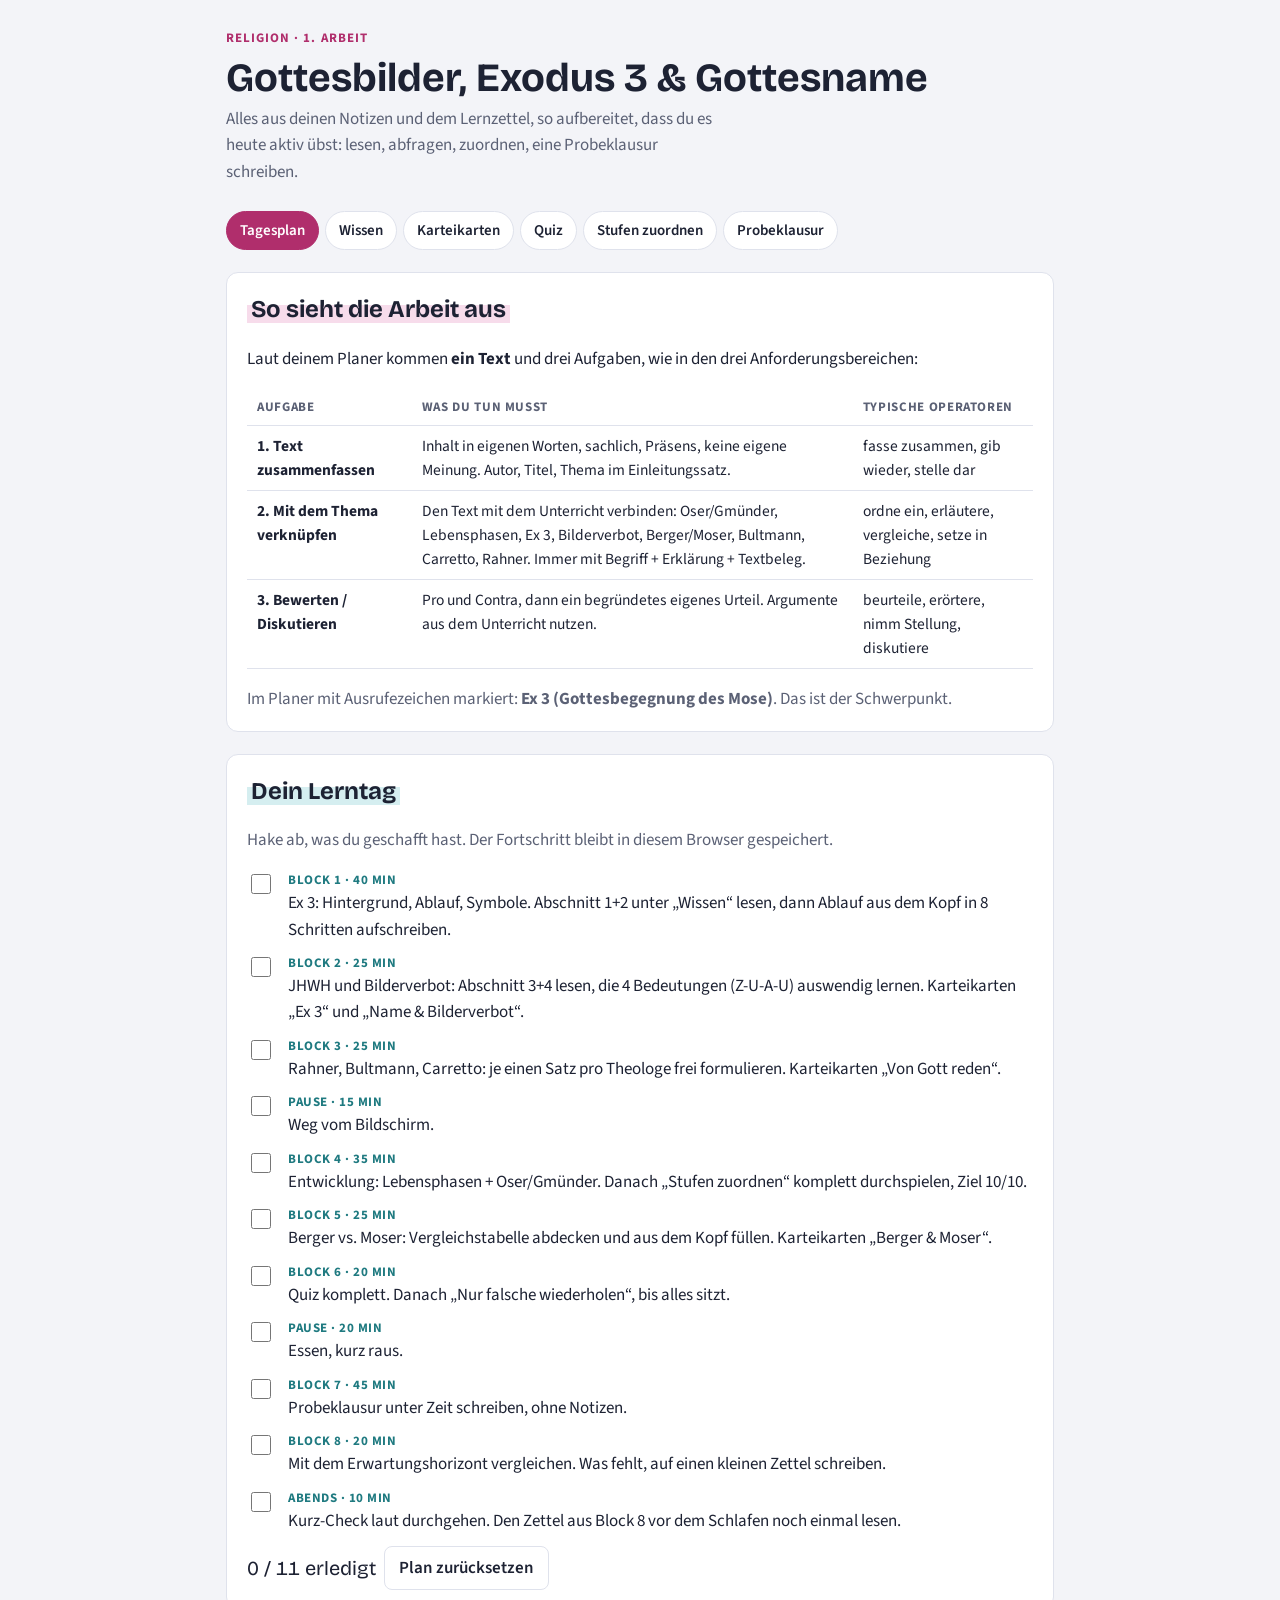
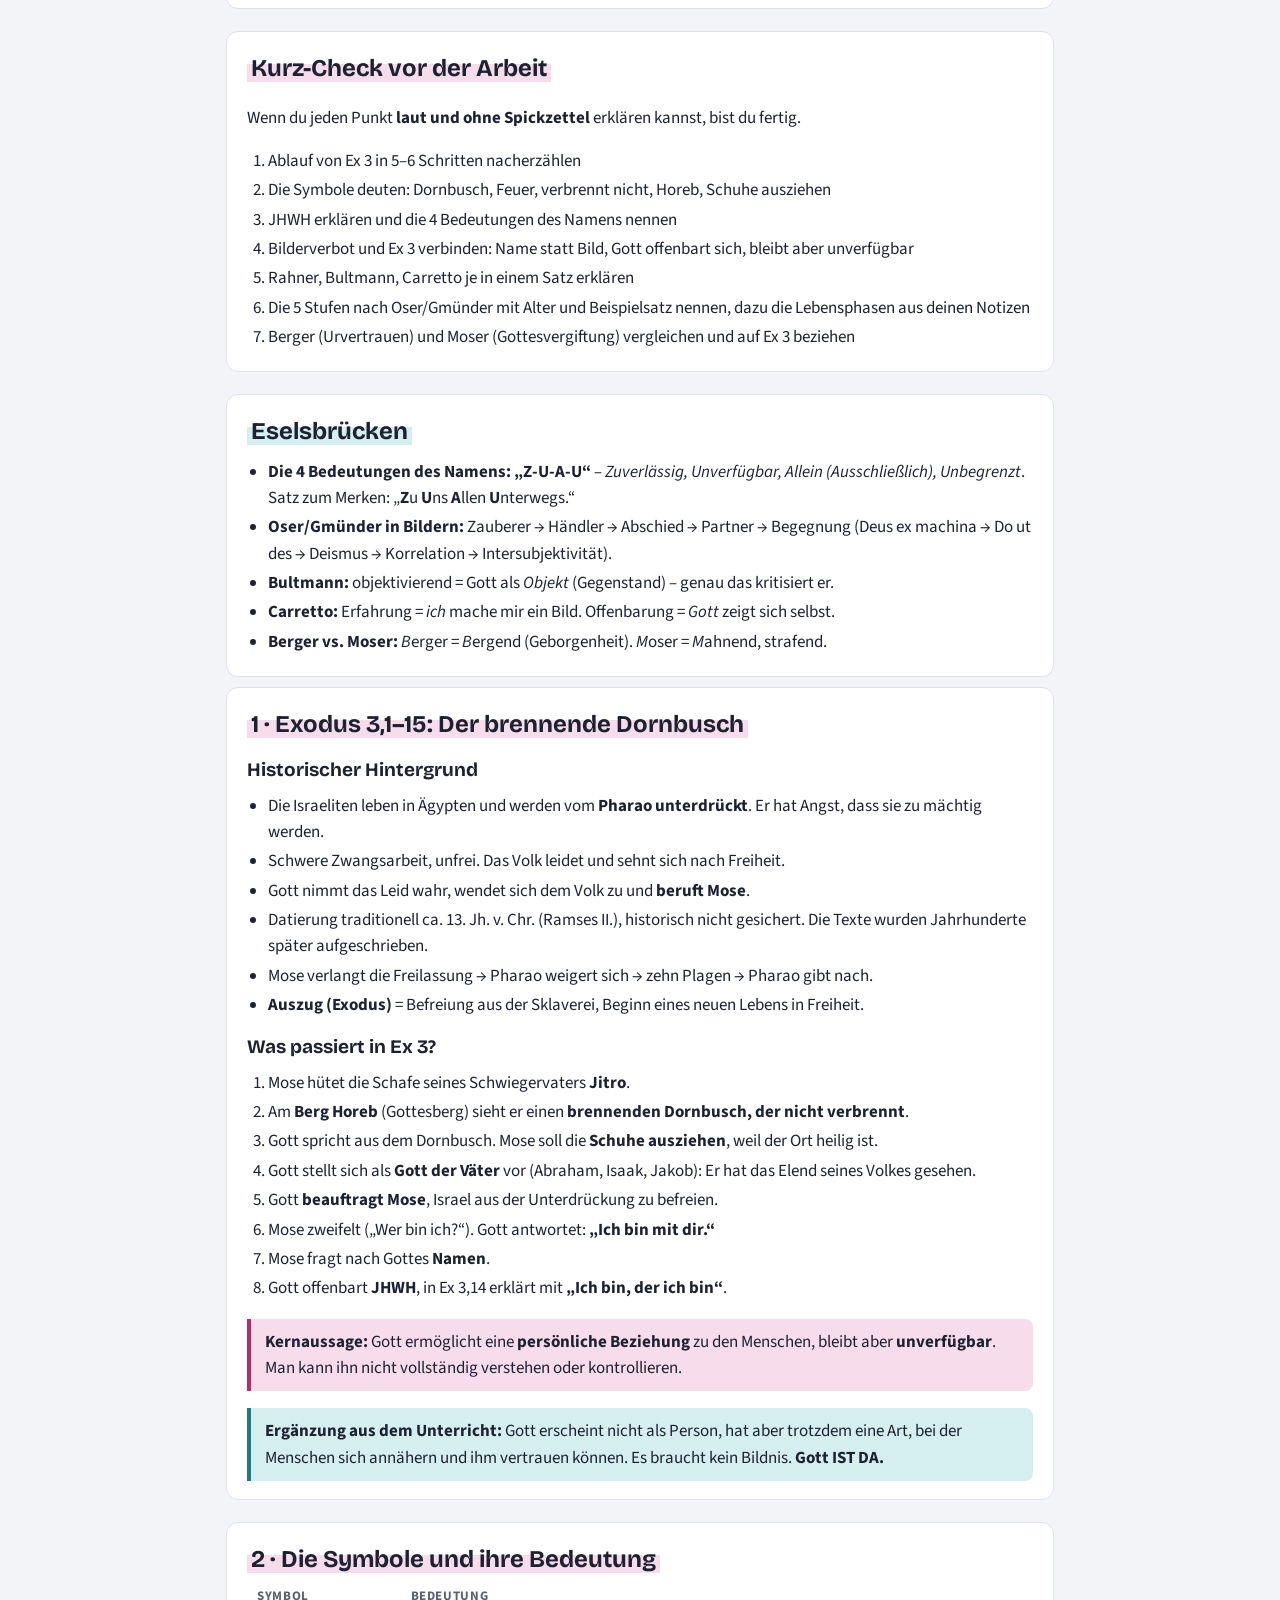
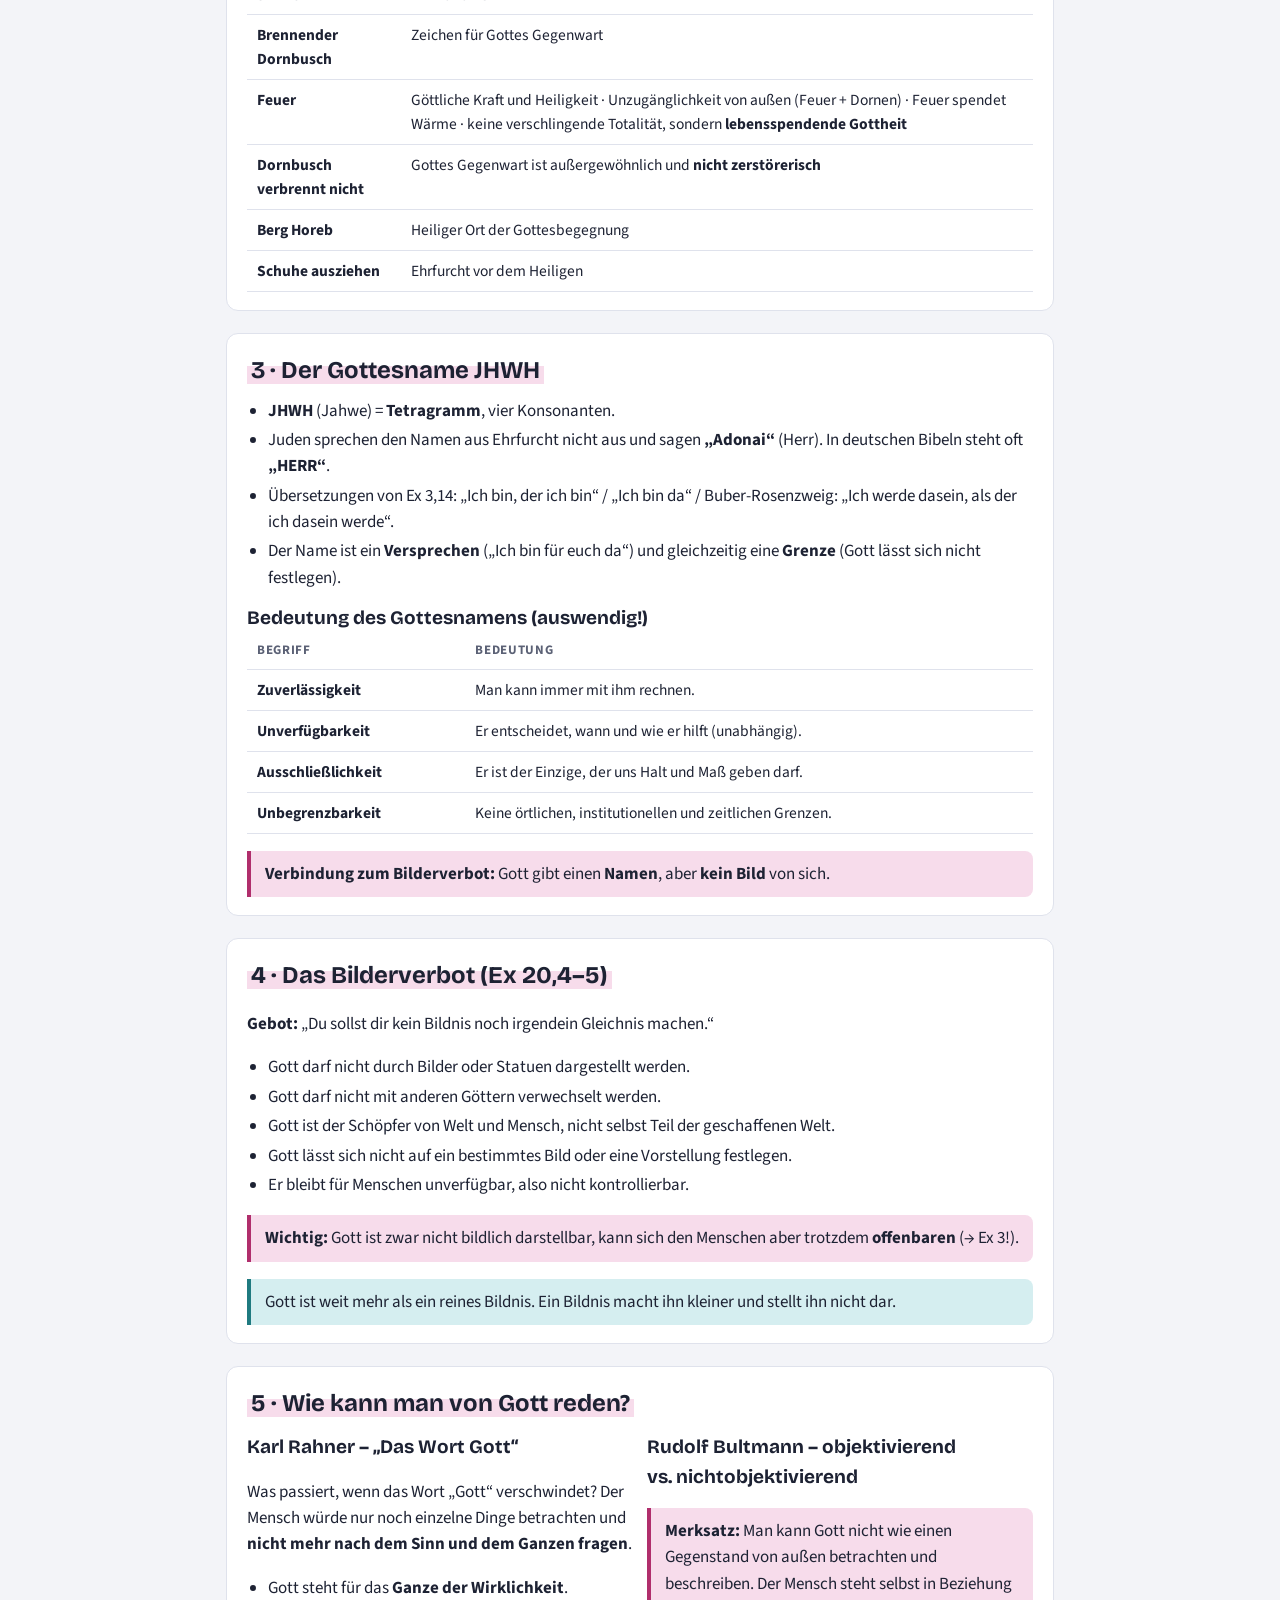
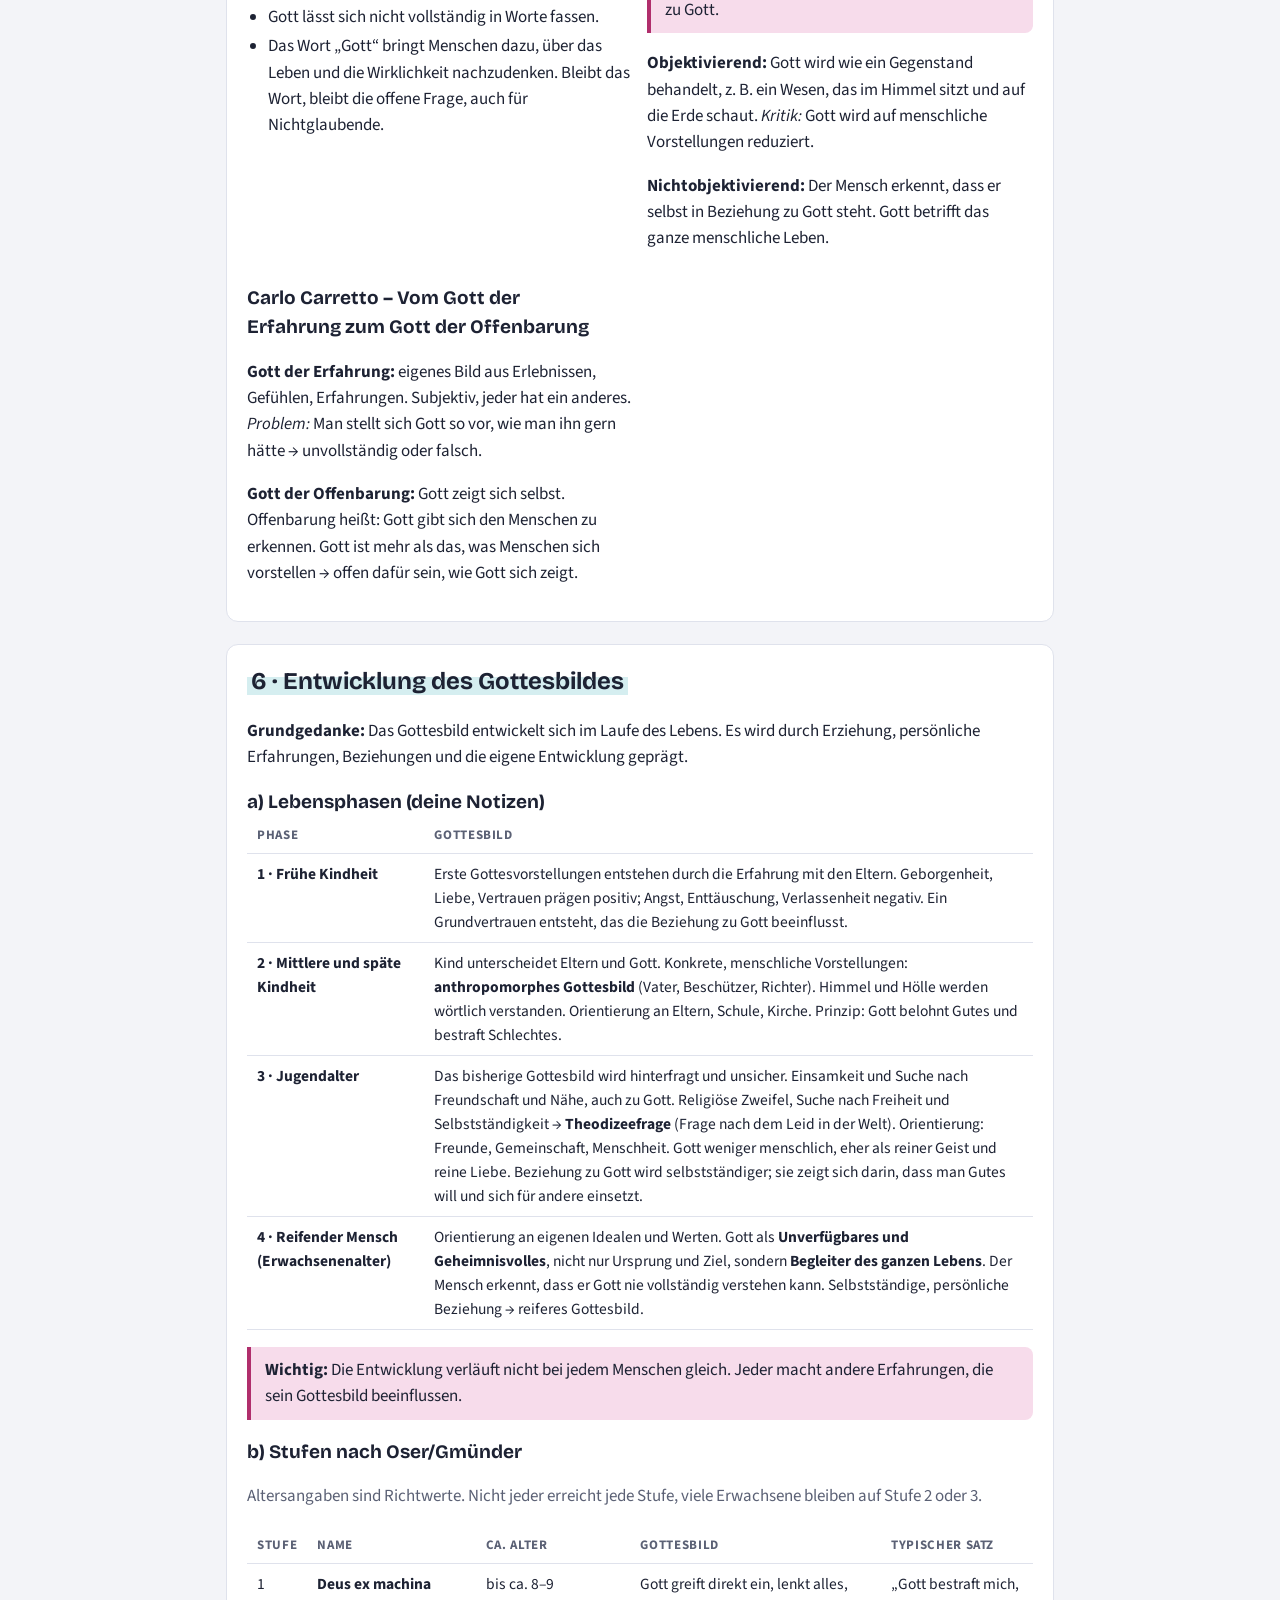
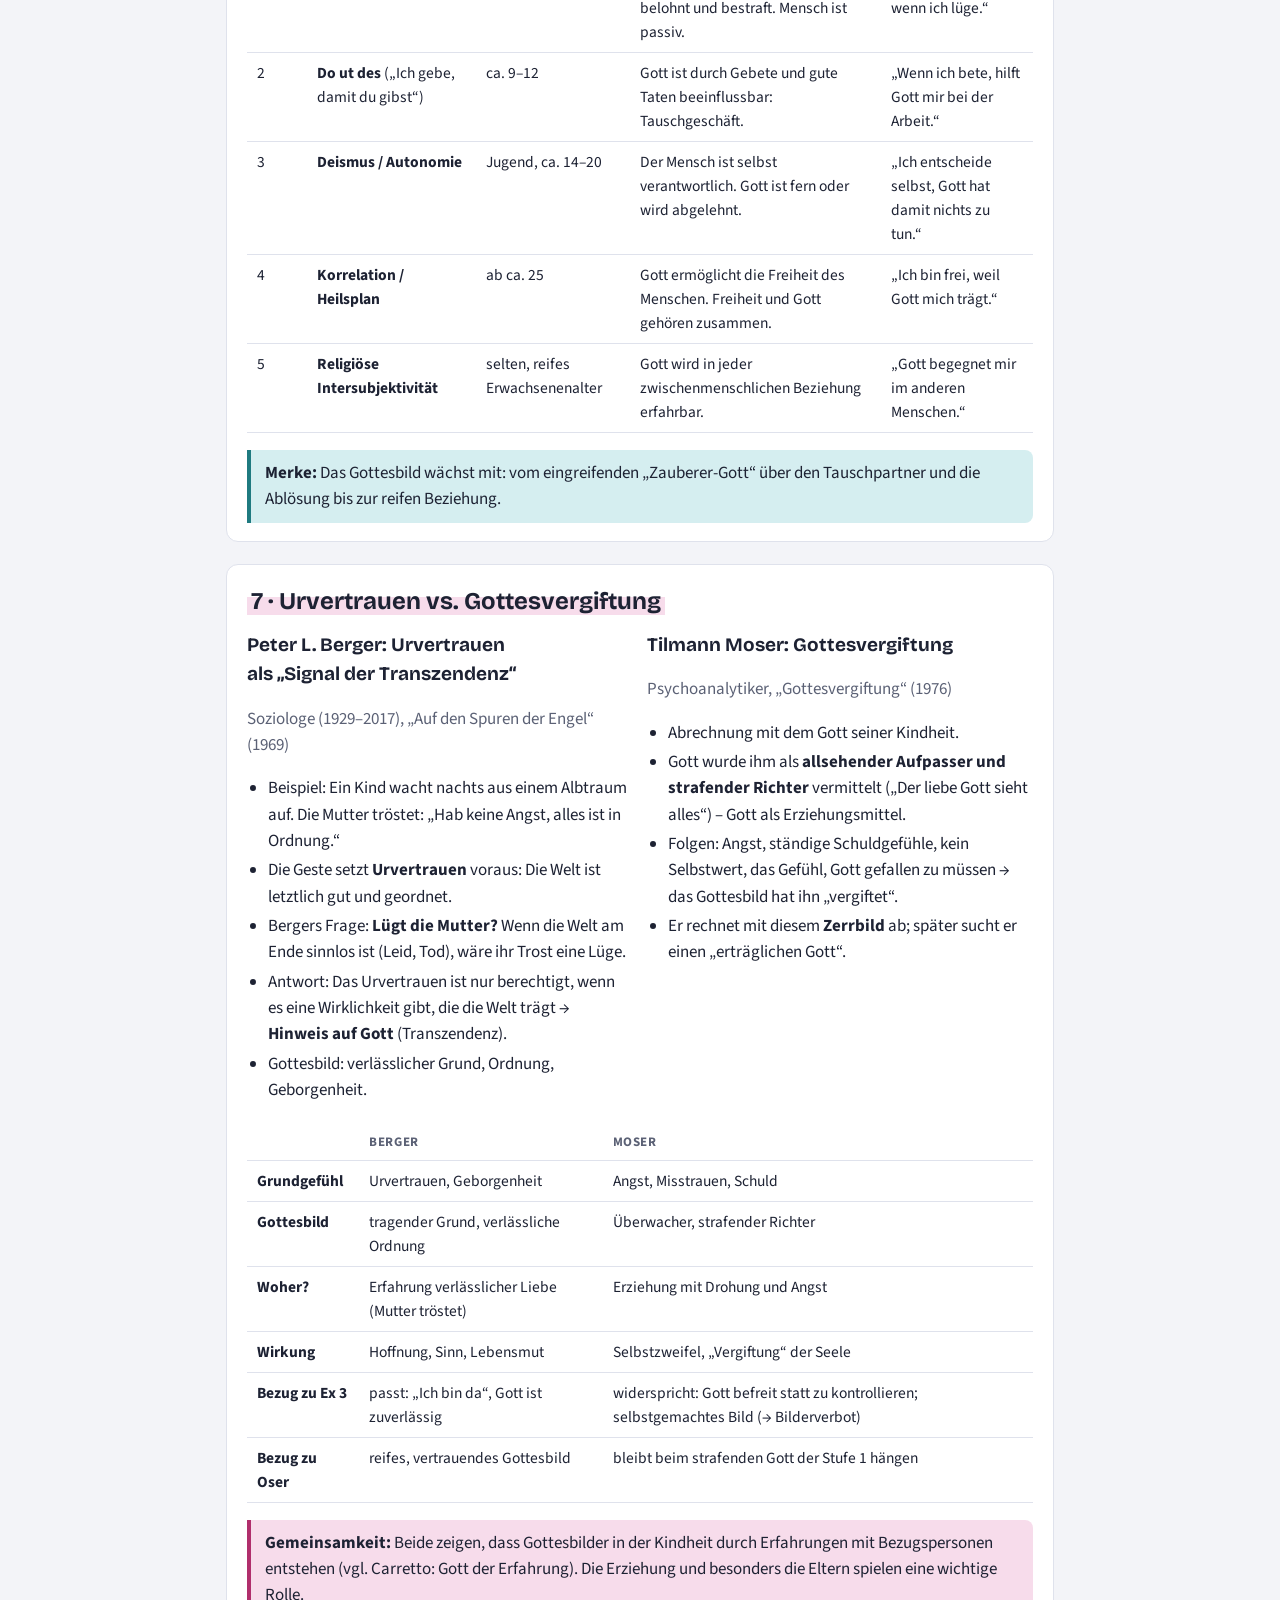
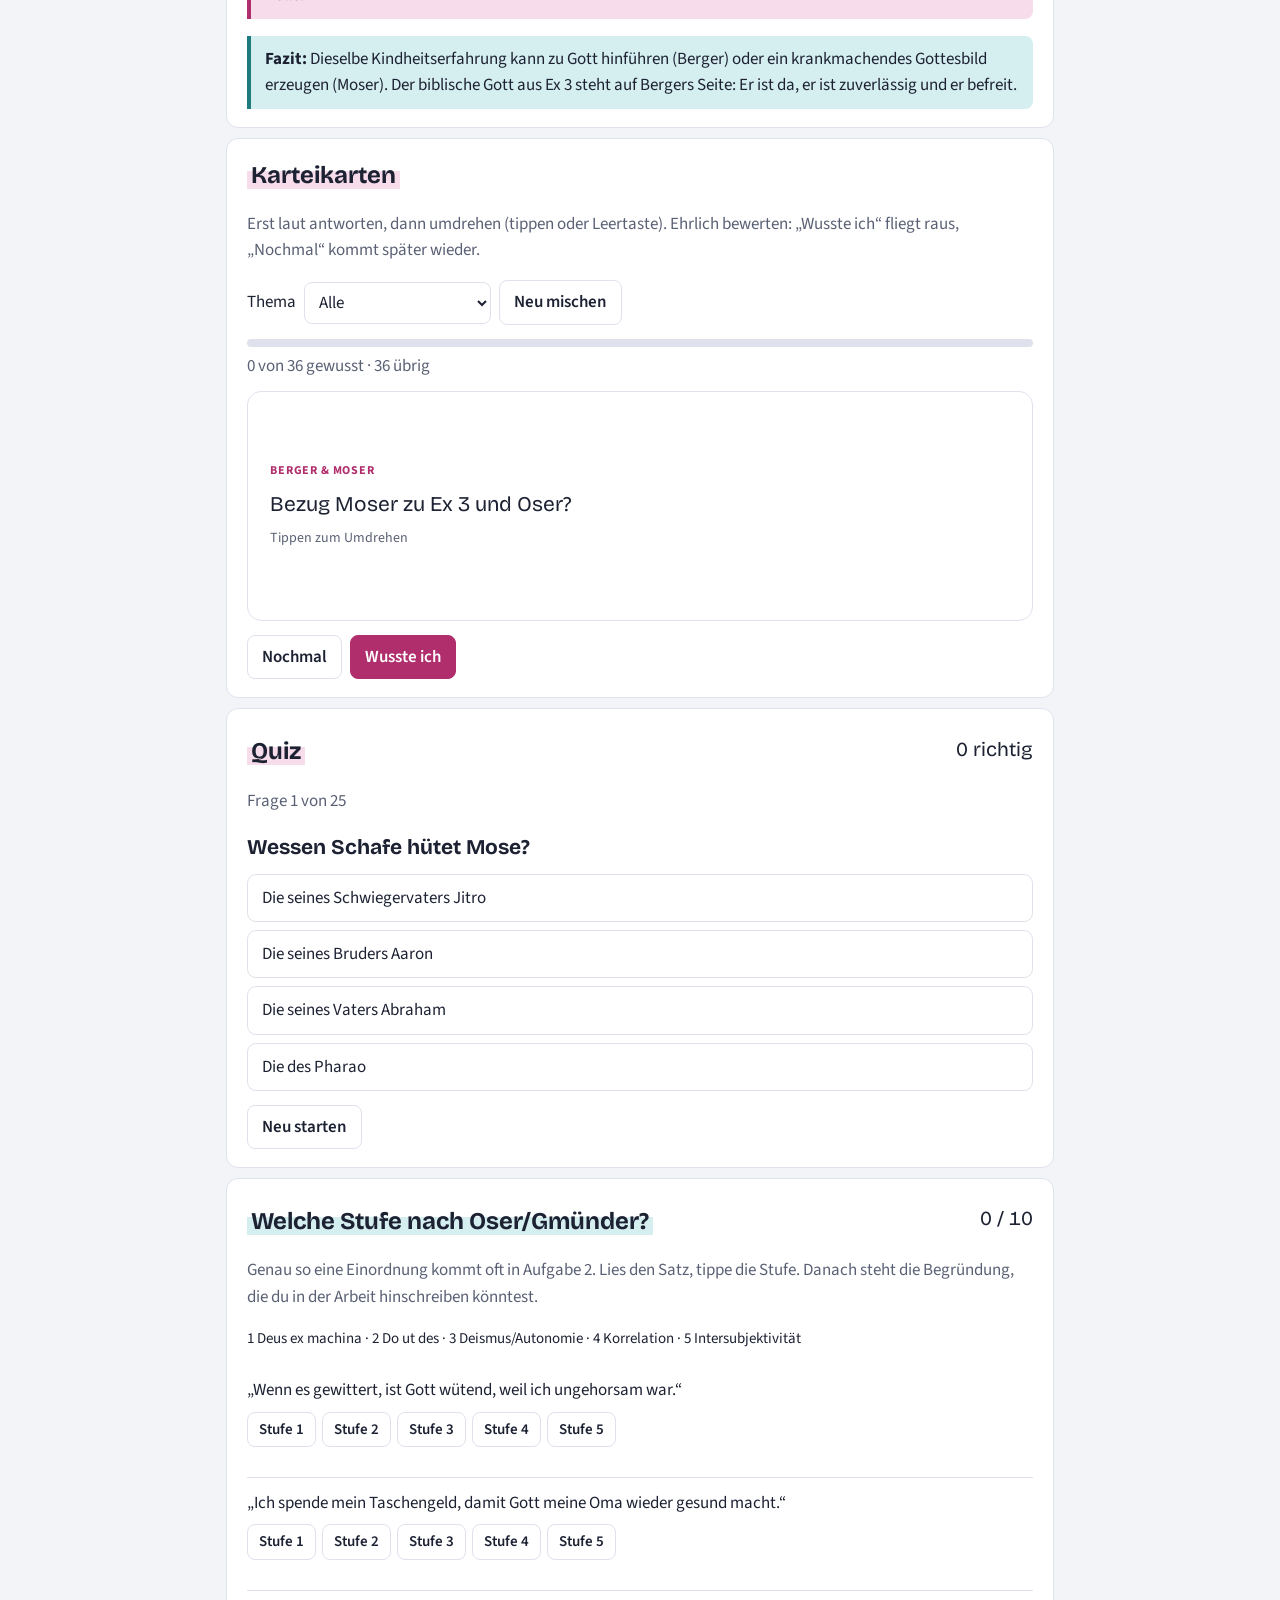
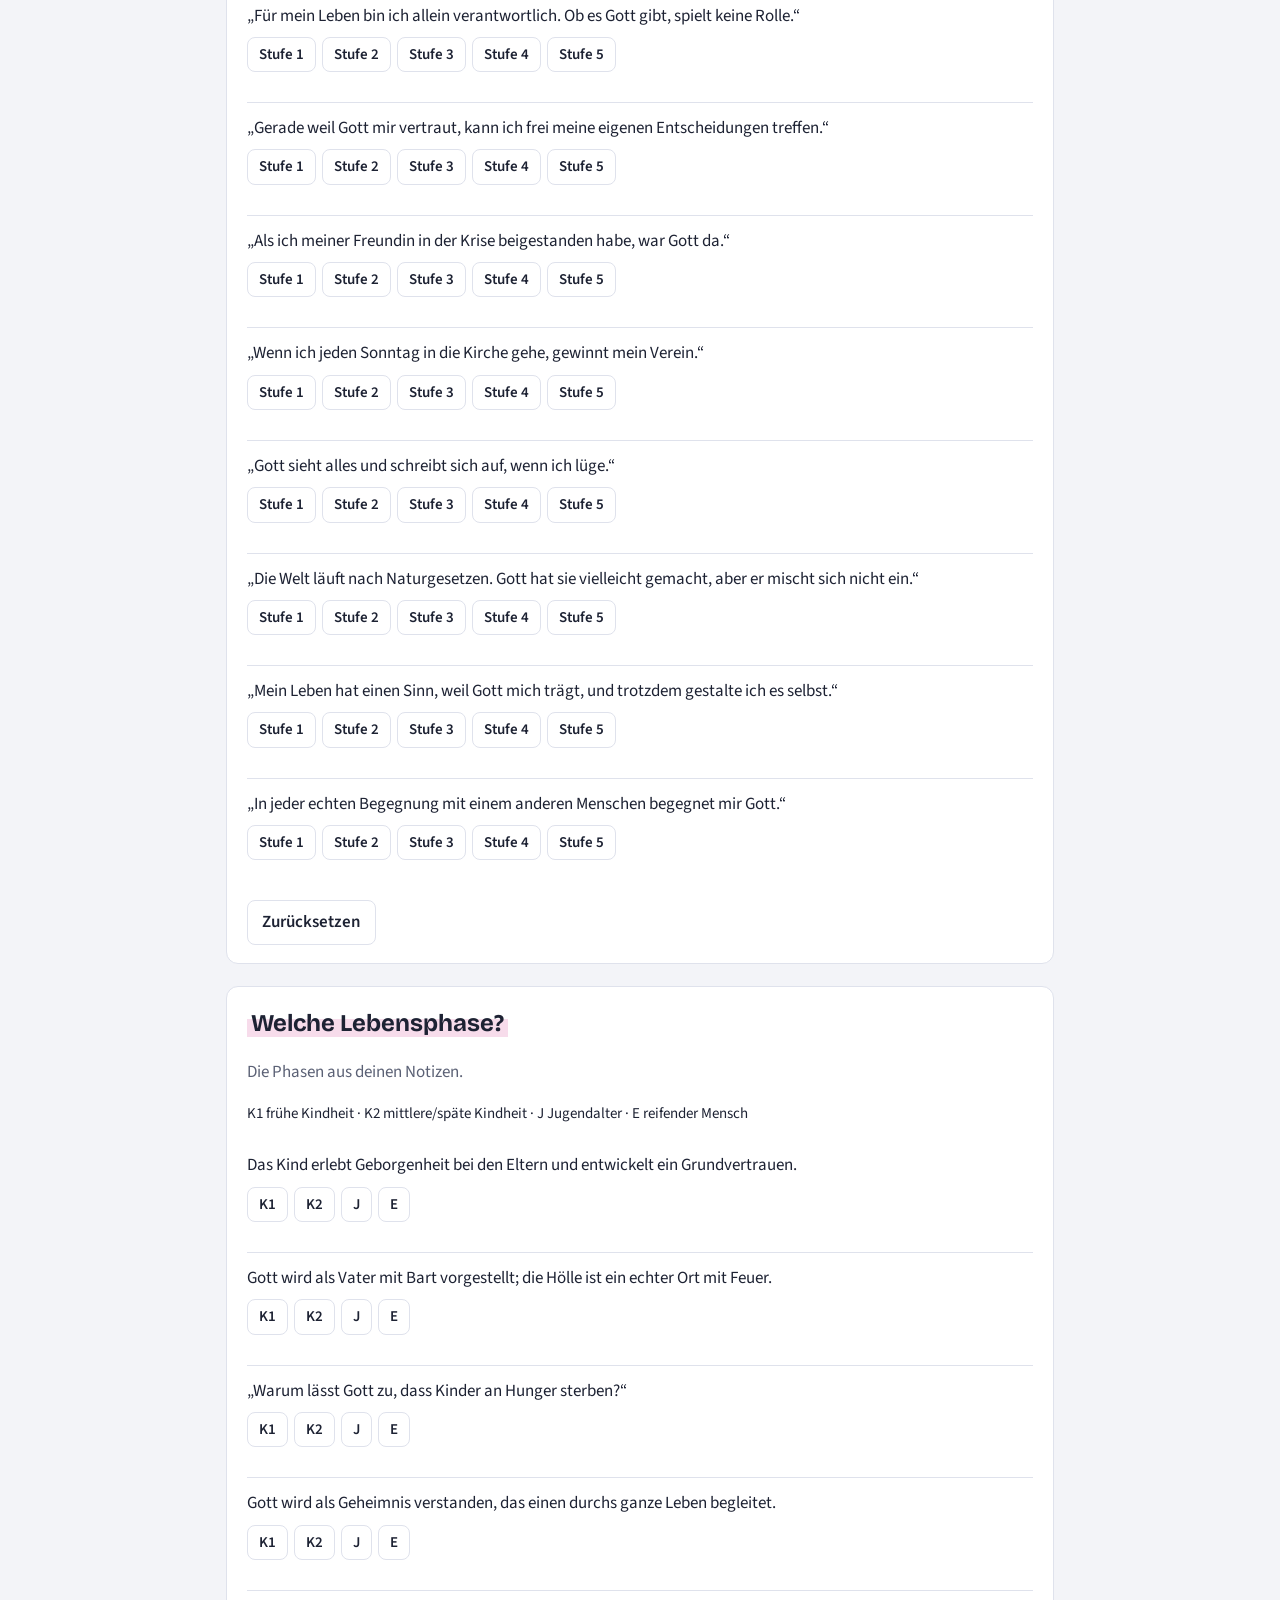
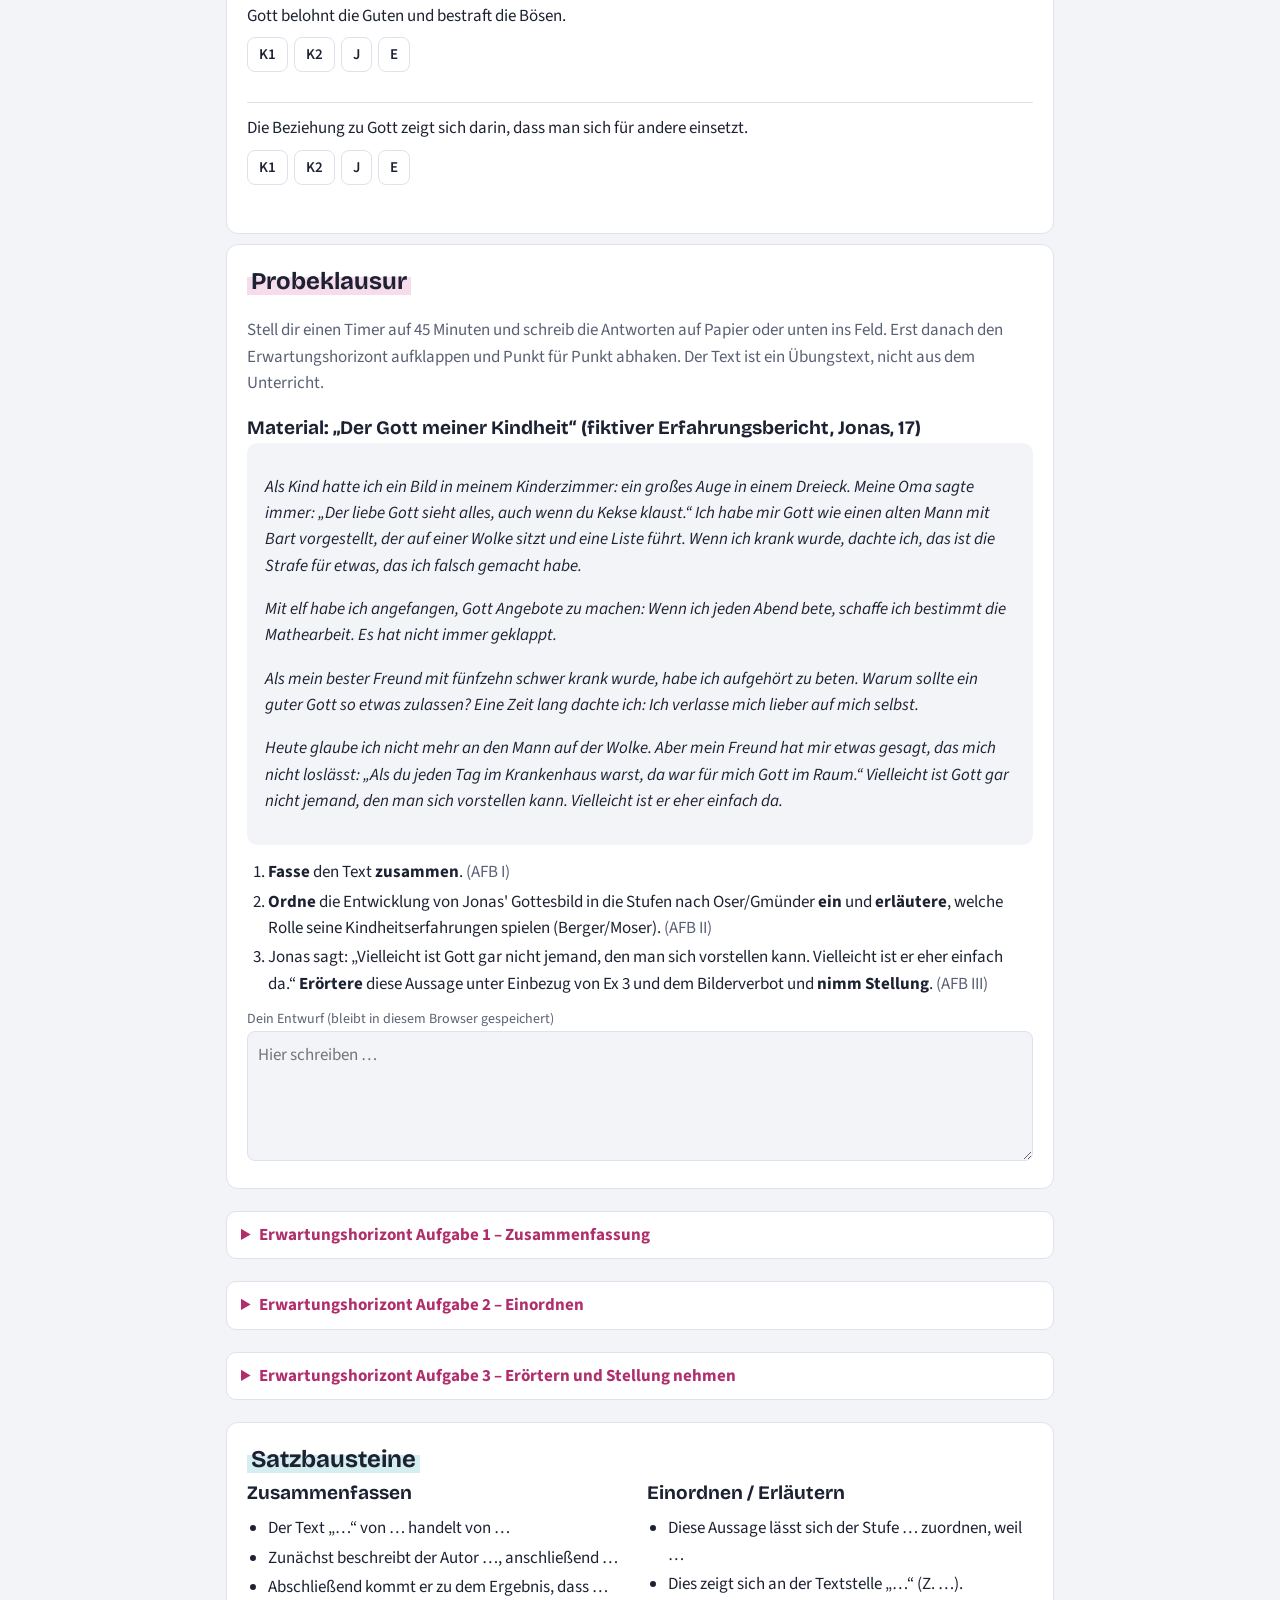
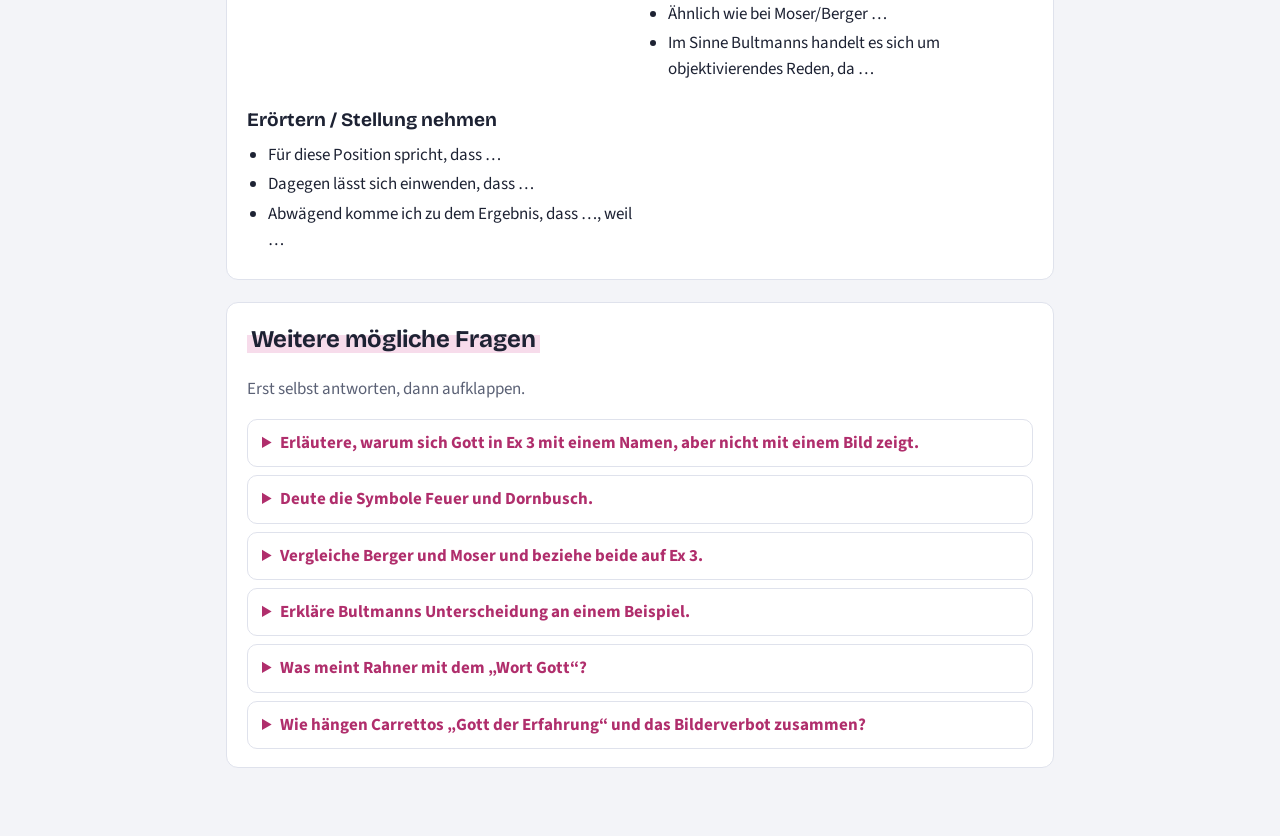
<file: .claude/skills/lernzettel/beispiel/reli-print.html>
<!doctype html><html data-theme="light"><head><meta charset="utf-8"><title>Reli-Arbeit Trainer</title>
<meta name="claude:viewport-fit-sides" content="cover">
<link rel="preconnect" href="https://fonts.googleapis.com">
<link rel="stylesheet" href="https://fonts.googleapis.com/css2?family=Bricolage+Grotesque:opsz,wght@12..96,500;12..96,700&family=Source+Sans+3:ital,wght@0,400;0,600;0,700;1,400&display=swap">
<style>
/* Layout: Lernheft-App – schmale Leseachse, Reiter oben, Inhalte als Abschnitte mit Textmarker-Überschriften wie in deinen Notizen */
:root{
  --bg:#f3f4f8; --paper:#ffffff; --ink:#1d2233; --muted:#5b6175; --line:#dfe2ec;
  --accent:#b02e6c; --accent-soft:#f7dceb; --teal:#1f7a80; --teal-soft:#d5eef0;
  --ok:#1d7a46; --ok-soft:#dcf2e5; --bad:#b3261e; --bad-soft:#fbe1df;
  --f-display:"Bricolage Grotesque", "Segoe UI", system-ui, sans-serif;
  --f-body:"Source Sans 3", "Segoe UI", system-ui, sans-serif;
}
@media (prefers-color-scheme: dark){:root:not([data-theme="light"]){
  --bg:#141722; --paper:#1d2130; --ink:#e8eaf2; --muted:#a3a8bb; --line:#2f3447;
  --accent:#f07ab2; --accent-soft:#4a2337; --teal:#6cc9cf; --teal-soft:#1d3a3e;
  --ok:#6fd39b; --ok-soft:#1c3a2a; --bad:#f2847b; --bad-soft:#45221f; color-scheme:dark}}
:root[data-theme="dark"]{
  --bg:#141722; --paper:#1d2130; --ink:#e8eaf2; --muted:#a3a8bb; --line:#2f3447;
  --accent:#f07ab2; --accent-soft:#4a2337; --teal:#6cc9cf; --teal-soft:#1d3a3e;
  --ok:#6fd39b; --ok-soft:#1c3a2a; --bad:#f2847b; --bad-soft:#45221f; color-scheme:dark}
*{box-sizing:border-box}
body{background:var(--bg);color:var(--ink);font-family:var(--f-body);font-size:17px;line-height:1.55}
.wrap{max-width:860px;margin:0 auto;padding-left:max(16px,env(safe-area-inset-left,0px));padding-right:max(16px,env(safe-area-inset-right,0px));padding-block:20px 60px}
header h1{font-family:var(--f-display);font-size:clamp(28px,5vw,40px);line-height:1.1;margin:8px 0 6px;text-wrap:balance}
header p{margin:0;color:var(--muted);max-width:62ch}
.eyebrow{font-size:13px;letter-spacing:.08em;text-transform:uppercase;color:var(--accent);font-weight:700}
body::before{content:"";position:fixed;inset:0 0 auto;height:env(safe-area-inset-top,0px);z-index:10;background:var(--bg)}
nav{position:sticky;top:env(safe-area-inset-top,0px);z-index:5;background:var(--bg);padding:12px 0;margin-top:14px;display:flex;gap:6px;overflow-x:auto;scrollbar-width:none}
nav a{flex:none;text-decoration:none;color:var(--ink);font-weight:600;font-size:15px;padding:7px 13px;border-radius:999px;border:1px solid var(--line);background:var(--paper)}
nav a[aria-current="true"]{background:var(--accent);border-color:var(--accent);color:#fff}
nav a:focus-visible,button:focus-visible{outline:3px solid var(--teal);outline-offset:2px}
section.view{display:grid;gap:22px;margin-top:10px}
h2{font-family:var(--f-display);font-size:24px;margin:6px 0 0;text-wrap:balance}
h3{font-family:var(--f-display);font-size:19px;margin:0;text-wrap:balance}
.mark{background:linear-gradient(transparent 35%,var(--accent-soft) 35%);padding:0 4px}
.mark.t{background:linear-gradient(transparent 35%,var(--teal-soft) 35%)}
.card{background:var(--paper);border:1px solid var(--line);border-radius:12px;padding:18px 20px;min-width:0}
.card > *:first-child{margin-top:0}.card > *:last-child{margin-bottom:0}
ul,ol{padding-left:1.25em;margin:8px 0}li{margin:3px 0}
.note{border-left:4px solid var(--accent);background:var(--accent-soft);padding:10px 14px;border-radius:0 8px 8px 0}
.note.t{border-color:var(--teal);background:var(--teal-soft)}
.muted{color:var(--muted)}
.tbl{overflow-x:auto}
table{border-collapse:collapse;width:100%;font-size:15.5px}
th,td{text-align:left;vertical-align:top;padding:8px 10px;border-bottom:1px solid var(--line)}
th{font-size:13px;letter-spacing:.05em;text-transform:uppercase;color:var(--muted)}
.grid2{display:grid;grid-template-columns:repeat(auto-fit,minmax(260px,1fr));gap:14px}
button{font:inherit;cursor:pointer}
.btn{border:1px solid var(--line);background:var(--paper);color:var(--ink);padding:8px 14px;border-radius:8px;font-weight:600}
.btn.primary{background:var(--accent);border-color:var(--accent);color:#fff}
.row{display:flex;flex-wrap:wrap;gap:8px;align-items:center}
/* Plan */
.plan{display:grid;gap:10px;counter-reset:b}
.step{display:grid;grid-template-columns:auto 1fr;gap:4px 14px;align-items:start}
.step input{width:20px;height:20px;margin-top:4px;accent-color:var(--accent)}
.step .time{font-size:13px;font-weight:700;color:var(--teal);letter-spacing:.04em;text-transform:uppercase}
.step.done label{opacity:.55;text-decoration:line-through}
/* Flashcards */
.fc{perspective:1200px;min-height:230px}
.fc-inner{position:relative;width:100%;min-height:230px;transition:transform .45s;transform-style:preserve-3d;cursor:pointer}
.fc.flip .fc-inner{transform:rotateY(180deg)}
.fc-face{position:absolute;inset:0;backface-visibility:hidden;display:flex;flex-direction:column;justify-content:center;gap:10px;padding:22px;border-radius:14px;border:1px solid var(--line);background:var(--paper);overflow:auto}
.fc-face.back{transform:rotateY(180deg);background:var(--teal-soft)}
.fc-face .q{font-family:var(--f-display);font-size:21px;line-height:1.3}
.tag{font-size:12px;font-weight:700;letter-spacing:.07em;text-transform:uppercase;color:var(--accent)}
.bar{height:8px;background:var(--line);border-radius:99px;overflow:hidden}.bar i{display:block;height:100%;background:var(--accent);transition:width .3s}
select{font:inherit;padding:7px 10px;border-radius:8px;border:1px solid var(--line);background:var(--paper);color:var(--ink)}
/* Quiz */
.opts{display:grid;gap:8px;margin-top:10px}
.opt{text-align:left;border:1px solid var(--line);background:var(--paper);color:var(--ink);padding:10px 14px;border-radius:9px}
.opt.right{background:var(--ok-soft);border-color:var(--ok)}
.opt.wrong{background:var(--bad-soft);border-color:var(--bad)}
.fb{margin-top:10px;font-size:15.5px}
.score{font-family:var(--f-display);font-size:20px;font-variant-numeric:tabular-nums}
/* Zuordnen */
.zrow{display:grid;gap:8px;padding:12px 0;border-bottom:1px solid var(--line)}
.zrow:last-child{border-bottom:0}
.zbtns{display:flex;flex-wrap:wrap;gap:6px}
.zbtns button{border:1px solid var(--line);background:var(--paper);color:var(--ink);border-radius:8px;padding:5px 11px;font-size:15px;font-weight:600;font-variant-numeric:tabular-nums}
.zbtns button.right{background:var(--ok-soft);border-color:var(--ok)}
.zbtns button.wrong{background:var(--bad-soft);border-color:var(--bad)}
blockquote{margin:0;padding:14px 18px;background:var(--bg);border-radius:10px;font-style:italic}
details{border:1px solid var(--line);border-radius:10px;padding:10px 14px;background:var(--paper)}
details summary{cursor:pointer;font-weight:700;color:var(--accent)}
details[open] summary{margin-bottom:8px}
textarea{width:100%;min-height:130px;font:inherit;padding:10px;border-radius:8px;border:1px solid var(--line);background:var(--bg);color:var(--ink)}
@media (prefers-reduced-motion: reduce){.fc-inner{transition:none}}
@media print{nav,.btn,button,select,textarea,label[for="kl-text"],.bar,#fc-count{display:none!important}
tr,li,.zrow,.note,h2,h3{break-inside:avoid}h2,h3{break-after:avoid}body{background:#fff}.card{border:0;padding:0}section.view{gap:14px}section.view{break-before:page}#v-plan{break-before:auto}
body{font-size:12.5px}.wrap{max-width:none;padding:0}h2{font-size:19px}}
.pq{font-weight:700}.pa{margin:2px 0 10px}</style>

</head><body><div class="wrap">
<header>
  <div class="eyebrow">Religion · 1. Arbeit</div>
  <h1>Gottesbilder, Exodus 3 &amp; Gottesname</h1>
  <p>Alles aus deinen Notizen und dem Lernzettel, so aufbereitet, dass du es heute aktiv übst: lesen, abfragen, zuordnen, eine Probeklausur schreiben.</p>
</header>

<nav aria-label="Bereiche">
  <a href="#plan">Tagesplan</a>
  <a href="#wissen">Wissen</a>
  <a href="#karten">Karteikarten</a>
  <a href="#quiz">Quiz</a>
  <a href="#zuordnen">Stufen zuordnen</a>
  <a href="#klausur">Probeklausur</a>
</nav>

<!-- ============ PLAN ============ -->
<section class="view" id="v-plan">
  <div class="card">
    <h2><span class="mark">So sieht die Arbeit aus</span></h2>
    <p>Laut deinem Planer kommen <strong>ein Text</strong> und drei Aufgaben, wie in den drei Anforderungsbereichen:</p>
    <div class="tbl"><table>
      <tr><th>Aufgabe</th><th>Was du tun musst</th><th>Typische Operatoren</th></tr>
      <tr><td><strong>1. Text zusammenfassen</strong></td><td>Inhalt in eigenen Worten, sachlich, Präsens, keine eigene Meinung. Autor, Titel, Thema im Einleitungssatz.</td><td>fasse zusammen, gib wieder, stelle dar</td></tr>
      <tr><td><strong>2. Mit dem Thema verknüpfen</strong></td><td>Den Text mit dem Unterricht verbinden: Oser/Gmünder, Lebensphasen, Ex 3, Bilderverbot, Berger/Moser, Bultmann, Carretto, Rahner. Immer mit Begriff + Erklärung + Textbeleg.</td><td>ordne ein, erläutere, vergleiche, setze in Beziehung</td></tr>
      <tr><td><strong>3. Bewerten / Diskutieren</strong></td><td>Pro und Contra, dann ein begründetes eigenes Urteil. Argumente aus dem Unterricht nutzen.</td><td>beurteile, erörtere, nimm Stellung, diskutiere</td></tr>
    </table></div>
    <p class="muted">Im Planer mit Ausrufezeichen markiert: <strong>Ex 3 (Gottesbegegnung des Mose)</strong>. Das ist der Schwerpunkt.</p>
  </div>

  <div class="card">
    <h2><span class="mark t">Dein Lerntag</span></h2>
    <p class="muted">Hake ab, was du geschafft hast. Der Fortschritt bleibt in diesem Browser gespeichert.</p>
    <div class="plan" id="plan-list"></div>
    <div class="row" style="margin-top:12px"><span class="score" id="plan-score"></span><button class="btn" id="plan-reset">Plan zurücksetzen</button></div>
  </div>

  <div class="card">
    <h2><span class="mark">Kurz-Check vor der Arbeit</span></h2>
    <p>Wenn du jeden Punkt <strong>laut und ohne Spickzettel</strong> erklären kannst, bist du fertig.</p>
    <ol>
      <li>Ablauf von Ex 3 in 5–6 Schritten nacherzählen</li>
      <li>Die Symbole deuten: Dornbusch, Feuer, verbrennt nicht, Horeb, Schuhe ausziehen</li>
      <li>JHWH erklären und die 4 Bedeutungen des Namens nennen</li>
      <li>Bilderverbot und Ex 3 verbinden: Name statt Bild, Gott offenbart sich, bleibt aber unverfügbar</li>
      <li>Rahner, Bultmann, Carretto je in einem Satz erklären</li>
      <li>Die 5 Stufen nach Oser/Gmünder mit Alter und Beispielsatz nennen, dazu die Lebensphasen aus deinen Notizen</li>
      <li>Berger (Urvertrauen) und Moser (Gottesvergiftung) vergleichen und auf Ex 3 beziehen</li>
    </ol>
  </div>

  <div class="card">
    <h2><span class="mark t">Eselsbrücken</span></h2>
    <ul>
      <li><strong>Die 4 Bedeutungen des Namens: „Z-U-A-U“</strong> – <em>Zuverlässig, Unverfügbar, Allein (Ausschließlich), Unbegrenzt</em>. Satz zum Merken: „<strong>Z</strong>u <strong>U</strong>ns <strong>A</strong>llen <strong>U</strong>nterwegs.“</li>
      <li><strong>Oser/Gmünder in Bildern:</strong> Zauberer → Händler → Abschied → Partner → Begegnung (Deus ex machina → Do ut des → Deismus → Korrelation → Intersubjektivität).</li>
      <li><strong>Bultmann:</strong> objektivierend = Gott als <em>Objekt</em> (Gegenstand) – genau das kritisiert er.</li>
      <li><strong>Carretto:</strong> Erfahrung = <em>ich</em> mache mir ein Bild. Offenbarung = <em>Gott</em> zeigt sich selbst.</li>
      <li><strong>Berger vs. Moser:</strong> <em>B</em>erger = <em>B</em>ergend (Geborgenheit). <em>M</em>oser = <em>M</em>ahnend, strafend.</li>
    </ul>
  </div>
</section>

<!-- ============ WISSEN ============ -->
<section class="view" id="v-wissen" hidden>
  <div class="card">
    <h2><span class="mark">1 · Exodus 3,1–15: Der brennende Dornbusch</span></h2>
    <h3 style="margin-top:12px">Historischer Hintergrund</h3>
    <ul>
      <li>Die Israeliten leben in Ägypten und werden vom <strong>Pharao unterdrückt</strong>. Er hat Angst, dass sie zu mächtig werden.</li>
      <li>Schwere Zwangsarbeit, unfrei. Das Volk leidet und sehnt sich nach Freiheit.</li>
      <li>Gott nimmt das Leid wahr, wendet sich dem Volk zu und <strong>beruft Mose</strong>.</li>
      <li>Datierung traditionell ca. 13. Jh. v. Chr. (Ramses II.), historisch nicht gesichert. Die Texte wurden Jahrhunderte später aufgeschrieben.</li>
      <li>Mose verlangt die Freilassung → Pharao weigert sich → zehn Plagen → Pharao gibt nach.</li>
      <li><strong>Auszug (Exodus)</strong> = Befreiung aus der Sklaverei, Beginn eines neuen Lebens in Freiheit.</li>
    </ul>
    <h3 style="margin-top:14px">Was passiert in Ex 3?</h3>
    <ol>
      <li>Mose hütet die Schafe seines Schwiegervaters <strong>Jitro</strong>.</li>
      <li>Am <strong>Berg Horeb</strong> (Gottesberg) sieht er einen <strong>brennenden Dornbusch, der nicht verbrennt</strong>.</li>
      <li>Gott spricht aus dem Dornbusch. Mose soll die <strong>Schuhe ausziehen</strong>, weil der Ort heilig ist.</li>
      <li>Gott stellt sich als <strong>Gott der Väter</strong> vor (Abraham, Isaak, Jakob): Er hat das Elend seines Volkes gesehen.</li>
      <li>Gott <strong>beauftragt Mose</strong>, Israel aus der Unterdrückung zu befreien.</li>
      <li>Mose zweifelt („Wer bin ich?“). Gott antwortet: <strong>„Ich bin mit dir.“</strong></li>
      <li>Mose fragt nach Gottes <strong>Namen</strong>.</li>
      <li>Gott offenbart <strong>JHWH</strong>, in Ex 3,14 erklärt mit <strong>„Ich bin, der ich bin“</strong>.</li>
    </ol>
    <p class="note"><strong>Kernaussage:</strong> Gott ermöglicht eine <strong>persönliche Beziehung</strong> zu den Menschen, bleibt aber <strong>unverfügbar</strong>. Man kann ihn nicht vollständig verstehen oder kontrollieren.</p>
    <p class="note t"><strong>Ergänzung aus dem Unterricht:</strong> Gott erscheint nicht als Person, hat aber trotzdem eine Art, bei der Menschen sich annähern und ihm vertrauen können. Es braucht kein Bildnis. <strong>Gott IST DA.</strong></p>
  </div>

  <div class="card">
    <h2><span class="mark">2 · Die Symbole und ihre Bedeutung</span></h2>
    <div class="tbl"><table>
      <tr><th>Symbol</th><th>Bedeutung</th></tr>
      <tr><td><strong>Brennender Dornbusch</strong></td><td>Zeichen für Gottes Gegenwart</td></tr>
      <tr><td><strong>Feuer</strong></td><td>Göttliche Kraft und Heiligkeit · Unzugänglichkeit von außen (Feuer + Dornen) · Feuer spendet Wärme · keine verschlingende Totalität, sondern <strong>lebensspendende Gottheit</strong></td></tr>
      <tr><td><strong>Dornbusch verbrennt nicht</strong></td><td>Gottes Gegenwart ist außergewöhnlich und <strong>nicht zerstörerisch</strong></td></tr>
      <tr><td><strong>Berg Horeb</strong></td><td>Heiliger Ort der Gottesbegegnung</td></tr>
      <tr><td><strong>Schuhe ausziehen</strong></td><td>Ehrfurcht vor dem Heiligen</td></tr>
    </table></div>
  </div>

  <div class="card">
    <h2><span class="mark">3 · Der Gottesname JHWH</span></h2>
    <ul>
      <li><strong>JHWH</strong> (Jahwe) = <strong>Tetragramm</strong>, vier Konsonanten.</li>
      <li>Juden sprechen den Namen aus Ehrfurcht nicht aus und sagen <strong>„Adonai“</strong> (Herr). In deutschen Bibeln steht oft <strong>„HERR“</strong>.</li>
      <li>Übersetzungen von Ex 3,14: „Ich bin, der ich bin“ / „Ich bin da“ / Buber-Rosenzweig: „Ich werde dasein, als der ich dasein werde“.</li>
      <li>Der Name ist ein <strong>Versprechen</strong> („Ich bin für euch da“) und gleichzeitig eine <strong>Grenze</strong> (Gott lässt sich nicht festlegen).</li>
    </ul>
    <h3 style="margin-top:12px">Bedeutung des Gottesnamens (auswendig!)</h3>
    <div class="tbl"><table>
      <tr><th>Begriff</th><th>Bedeutung</th></tr>
      <tr><td><strong>Zuverlässigkeit</strong></td><td>Man kann immer mit ihm rechnen.</td></tr>
      <tr><td><strong>Unverfügbarkeit</strong></td><td>Er entscheidet, wann und wie er hilft (unabhängig).</td></tr>
      <tr><td><strong>Ausschließlichkeit</strong></td><td>Er ist der Einzige, der uns Halt und Maß geben darf.</td></tr>
      <tr><td><strong>Unbegrenzbarkeit</strong></td><td>Keine örtlichen, institutionellen und zeitlichen Grenzen.</td></tr>
    </table></div>
    <p class="note"><strong>Verbindung zum Bilderverbot:</strong> Gott gibt einen <strong>Namen</strong>, aber <strong>kein Bild</strong> von sich.</p>
  </div>

  <div class="card">
    <h2><span class="mark">4 · Das Bilderverbot (Ex 20,4–5)</span></h2>
    <p><strong>Gebot:</strong> „Du sollst dir kein Bildnis noch irgendein Gleichnis machen.“</p>
    <ul>
      <li>Gott darf nicht durch Bilder oder Statuen dargestellt werden.</li>
      <li>Gott darf nicht mit anderen Göttern verwechselt werden.</li>
      <li>Gott ist der Schöpfer von Welt und Mensch, nicht selbst Teil der geschaffenen Welt.</li>
      <li>Gott lässt sich nicht auf ein bestimmtes Bild oder eine Vorstellung festlegen.</li>
      <li>Er bleibt für Menschen unverfügbar, also nicht kontrollierbar.</li>
    </ul>
    <p class="note"><strong>Wichtig:</strong> Gott ist zwar nicht bildlich darstellbar, kann sich den Menschen aber trotzdem <strong>offenbaren</strong> (→ Ex 3!).</p>
    <p class="note t">Gott ist weit mehr als ein reines Bildnis. Ein Bildnis macht ihn kleiner und stellt ihn nicht dar.</p>
  </div>

  <div class="card">
    <h2><span class="mark">5 · Wie kann man von Gott reden?</span></h2>
    <div class="grid2" style="margin-top:10px">
      <div>
        <h3>Karl Rahner – „Das Wort Gott“</h3>
        <p>Was passiert, wenn das Wort „Gott“ verschwindet? Der Mensch würde nur noch einzelne Dinge betrachten und <strong>nicht mehr nach dem Sinn und dem Ganzen fragen</strong>.</p>
        <ul>
          <li>Gott steht für das <strong>Ganze der Wirklichkeit</strong>.</li>
          <li>Gott lässt sich nicht vollständig in Worte fassen.</li>
          <li>Das Wort „Gott“ bringt Menschen dazu, über das Leben und die Wirklichkeit nachzudenken. Bleibt das Wort, bleibt die offene Frage, auch für Nichtglaubende.</li>
        </ul>
      </div>
      <div>
        <h3>Rudolf Bultmann – objektivierend vs. nichtobjektivierend</h3>
        <p class="note"><strong>Merksatz:</strong> Man kann Gott nicht wie einen Gegenstand von außen betrachten und beschreiben. Der Mensch steht selbst in Beziehung zu Gott.</p>
        <p><strong>Objektivierend:</strong> Gott wird wie ein Gegenstand behandelt, z. B. ein Wesen, das im Himmel sitzt und auf die Erde schaut. <em>Kritik:</em> Gott wird auf menschliche Vorstellungen reduziert.</p>
        <p><strong>Nichtobjektivierend:</strong> Der Mensch erkennt, dass er selbst in Beziehung zu Gott steht. Gott betrifft das ganze menschliche Leben.</p>
      </div>
      <div>
        <h3>Carlo Carretto – Vom Gott der Erfahrung zum Gott der Offenbarung</h3>
        <p><strong>Gott der Erfahrung:</strong> eigenes Bild aus Erlebnissen, Gefühlen, Erfahrungen. Subjektiv, jeder hat ein anderes. <em>Problem:</em> Man stellt sich Gott so vor, wie man ihn gern hätte → unvollständig oder falsch.</p>
        <p><strong>Gott der Offenbarung:</strong> Gott zeigt sich selbst. Offenbarung heißt: Gott gibt sich den Menschen zu erkennen. Gott ist mehr als das, was Menschen sich vorstellen → offen dafür sein, wie Gott sich zeigt.</p>
      </div>
    </div>
  </div>

  <div class="card">
    <h2><span class="mark t">6 · Entwicklung des Gottesbildes</span></h2>
    <p><strong>Grundgedanke:</strong> Das Gottesbild entwickelt sich im Laufe des Lebens. Es wird durch Erziehung, persönliche Erfahrungen, Beziehungen und die eigene Entwicklung geprägt.</p>
    <h3 style="margin-top:12px">a) Lebensphasen (deine Notizen)</h3>
    <div class="tbl"><table>
      <tr><th>Phase</th><th>Gottesbild</th></tr>
      <tr><td><strong>1 · Frühe Kindheit</strong></td><td>Erste Gottesvorstellungen entstehen durch die Erfahrung mit den Eltern. Geborgenheit, Liebe, Vertrauen prägen positiv; Angst, Enttäuschung, Verlassenheit negativ. Ein Grundvertrauen entsteht, das die Beziehung zu Gott beeinflusst.</td></tr>
      <tr><td><strong>2 · Mittlere und späte Kindheit</strong></td><td>Kind unterscheidet Eltern und Gott. Konkrete, menschliche Vorstellungen: <strong>anthropomorphes Gottesbild</strong> (Vater, Beschützer, Richter). Himmel und Hölle werden wörtlich verstanden. Orientierung an Eltern, Schule, Kirche. Prinzip: Gott belohnt Gutes und bestraft Schlechtes.</td></tr>
      <tr><td><strong>3 · Jugendalter</strong></td><td>Das bisherige Gottesbild wird hinterfragt und unsicher. Einsamkeit und Suche nach Freundschaft und Nähe, auch zu Gott. Religiöse Zweifel, Suche nach Freiheit und Selbstständigkeit → <strong>Theodizeefrage</strong> (Frage nach dem Leid in der Welt). Orientierung: Freunde, Gemeinschaft, Menschheit. Gott weniger menschlich, eher als reiner Geist und reine Liebe. Beziehung zu Gott wird selbstständiger; sie zeigt sich darin, dass man Gutes will und sich für andere einsetzt.</td></tr>
      <tr><td><strong>4 · Reifender Mensch (Erwachsenenalter)</strong></td><td>Orientierung an eigenen Idealen und Werten. Gott als <strong>Unverfügbares und Geheimnisvolles</strong>, nicht nur Ursprung und Ziel, sondern <strong>Begleiter des ganzen Lebens</strong>. Der Mensch erkennt, dass er Gott nie vollständig verstehen kann. Selbstständige, persönliche Beziehung → reiferes Gottesbild.</td></tr>
    </table></div>
    <p class="note"><strong>Wichtig:</strong> Die Entwicklung verläuft nicht bei jedem Menschen gleich. Jeder macht andere Erfahrungen, die sein Gottesbild beeinflussen.</p>
    <h3 style="margin-top:14px">b) Stufen nach Oser/Gmünder</h3>
    <p class="muted">Altersangaben sind Richtwerte. Nicht jeder erreicht jede Stufe, viele Erwachsene bleiben auf Stufe 2 oder 3.</p>
    <div class="tbl"><table>
      <tr><th>Stufe</th><th>Name</th><th>ca. Alter</th><th>Gottesbild</th><th>Typischer Satz</th></tr>
      <tr><td>1</td><td><strong>Deus ex machina</strong></td><td>bis ca. 8–9</td><td>Gott greift direkt ein, lenkt alles, belohnt und bestraft. Mensch ist passiv.</td><td>„Gott bestraft mich, wenn ich lüge.“</td></tr>
      <tr><td>2</td><td><strong>Do ut des</strong> („Ich gebe, damit du gibst“)</td><td>ca. 9–12</td><td>Gott ist durch Gebete und gute Taten beeinflussbar: Tauschgeschäft.</td><td>„Wenn ich bete, hilft Gott mir bei der Arbeit.“</td></tr>
      <tr><td>3</td><td><strong>Deismus / Autonomie</strong></td><td>Jugend, ca. 14–20</td><td>Der Mensch ist selbst verantwortlich. Gott ist fern oder wird abgelehnt.</td><td>„Ich entscheide selbst, Gott hat damit nichts zu tun.“</td></tr>
      <tr><td>4</td><td><strong>Korrelation / Heilsplan</strong></td><td>ab ca. 25</td><td>Gott ermöglicht die Freiheit des Menschen. Freiheit und Gott gehören zusammen.</td><td>„Ich bin frei, weil Gott mich trägt.“</td></tr>
      <tr><td>5</td><td><strong>Religiöse Intersubjektivität</strong></td><td>selten, reifes Erwachsenenalter</td><td>Gott wird in jeder zwischenmenschlichen Beziehung erfahrbar.</td><td>„Gott begegnet mir im anderen Menschen.“</td></tr>
    </table></div>
    <p class="note t"><strong>Merke:</strong> Das Gottesbild wächst mit: vom eingreifenden „Zauberer-Gott“ über den Tauschpartner und die Ablösung bis zur reifen Beziehung.</p>
  </div>

  <div class="card">
    <h2><span class="mark">7 · Urvertrauen vs. Gottesvergiftung</span></h2>
    <div class="grid2" style="margin-top:10px">
      <div>
        <h3>Peter L. Berger: Urvertrauen als „Signal der Transzendenz“</h3>
        <p class="muted">Soziologe (1929–2017), „Auf den Spuren der Engel“ (1969)</p>
        <ul>
          <li>Beispiel: Ein Kind wacht nachts aus einem Albtraum auf. Die Mutter tröstet: „Hab keine Angst, alles ist in Ordnung.“</li>
          <li>Die Geste setzt <strong>Urvertrauen</strong> voraus: Die Welt ist letztlich gut und geordnet.</li>
          <li>Bergers Frage: <strong>Lügt die Mutter?</strong> Wenn die Welt am Ende sinnlos ist (Leid, Tod), wäre ihr Trost eine Lüge.</li>
          <li>Antwort: Das Urvertrauen ist nur berechtigt, wenn es eine Wirklichkeit gibt, die die Welt trägt → <strong>Hinweis auf Gott</strong> (Transzendenz).</li>
          <li>Gottesbild: verlässlicher Grund, Ordnung, Geborgenheit.</li>
        </ul>
      </div>
      <div>
        <h3>Tilmann Moser: Gottesvergiftung</h3>
        <p class="muted">Psychoanalytiker, „Gottesvergiftung“ (1976)</p>
        <ul>
          <li>Abrechnung mit dem Gott seiner Kindheit.</li>
          <li>Gott wurde ihm als <strong>allsehender Aufpasser und strafender Richter</strong> vermittelt („Der liebe Gott sieht alles“) – Gott als Erziehungsmittel.</li>
          <li>Folgen: Angst, ständige Schuldgefühle, kein Selbstwert, das Gefühl, Gott gefallen zu müssen → das Gottesbild hat ihn „vergiftet“.</li>
          <li>Er rechnet mit diesem <strong>Zerrbild</strong> ab; später sucht er einen „erträglichen Gott“.</li>
        </ul>
      </div>
    </div>
    <div class="tbl" style="margin-top:12px"><table>
      <tr><th></th><th>Berger</th><th>Moser</th></tr>
      <tr><td><strong>Grundgefühl</strong></td><td>Urvertrauen, Geborgenheit</td><td>Angst, Misstrauen, Schuld</td></tr>
      <tr><td><strong>Gottesbild</strong></td><td>tragender Grund, verlässliche Ordnung</td><td>Überwacher, strafender Richter</td></tr>
      <tr><td><strong>Woher?</strong></td><td>Erfahrung verlässlicher Liebe (Mutter tröstet)</td><td>Erziehung mit Drohung und Angst</td></tr>
      <tr><td><strong>Wirkung</strong></td><td>Hoffnung, Sinn, Lebensmut</td><td>Selbstzweifel, „Vergiftung“ der Seele</td></tr>
      <tr><td><strong>Bezug zu Ex 3</strong></td><td>passt: „Ich bin da“, Gott ist zuverlässig</td><td>widerspricht: Gott befreit statt zu kontrollieren; selbstgemachtes Bild (→ Bilderverbot)</td></tr>
      <tr><td><strong>Bezug zu Oser</strong></td><td>reifes, vertrauendes Gottesbild</td><td>bleibt beim strafenden Gott der Stufe 1 hängen</td></tr>
    </table></div>
    <p class="note"><strong>Gemeinsamkeit:</strong> Beide zeigen, dass Gottesbilder in der Kindheit durch Erfahrungen mit Bezugspersonen entstehen (vgl. Carretto: Gott der Erfahrung). Die Erziehung und besonders die Eltern spielen eine wichtige Rolle.</p>
    <p class="note t"><strong>Fazit:</strong> Dieselbe Kindheitserfahrung kann zu Gott hinführen (Berger) oder ein krankmachendes Gottesbild erzeugen (Moser). Der biblische Gott aus Ex 3 steht auf Bergers Seite: Er ist da, er ist zuverlässig und er befreit.</p>
  </div>
</section>

<!-- ============ KARTEIKARTEN ============ -->
<section class="view" id="v-karten" hidden>
  <div class="card">
    <h2><span class="mark">Karteikarten</span></h2>
    <p class="muted">Erst laut antworten, dann umdrehen (tippen oder Leertaste). Ehrlich bewerten: „Wusste ich“ fliegt raus, „Nochmal“ kommt später wieder.</p>
    <div class="row" style="margin:10px 0 14px">
      <label for="fc-topic">Thema</label>
      <select id="fc-topic"></select>
      <button class="btn" id="fc-restart">Neu mischen</button>
    </div>
    <div class="bar"><i id="fc-bar" style="width:0"></i></div>
    <p class="muted" id="fc-count" style="margin:6px 0 12px;font-variant-numeric:tabular-nums"></p>
    <div class="fc" id="fc">
      <div class="fc-inner" id="fc-inner" tabindex="0" role="button" aria-label="Karte umdrehen">
        <div class="fc-face front"><span class="tag" id="fc-tag"></span><div class="q" id="fc-q"></div><span class="muted" style="font-size:14px">Tippen zum Umdrehen</span></div>
        <div class="fc-face back"><span class="tag">Antwort</span><div id="fc-a"></div></div>
      </div>
    </div>
    <div class="row" style="margin-top:14px">
      <button class="btn" id="fc-again">Nochmal</button>
      <button class="btn primary" id="fc-know">Wusste ich</button>
    </div>
  </div>
</section>

<!-- ============ QUIZ ============ -->
<section class="view" id="v-quiz" hidden>
  <div class="card">
    <div class="row" style="justify-content:space-between">
      <h2><span class="mark">Quiz</span></h2>
      <span class="score" id="qz-score"></span>
    </div>
    <p class="muted" id="qz-pos" style="font-variant-numeric:tabular-nums"></p>
    <h3 id="qz-q" style="font-size:21px"></h3>
    <div class="opts" id="qz-opts"></div>
    <div class="fb" id="qz-fb"></div>
    <div class="row" style="margin-top:14px">
      <button class="btn primary" id="qz-next" hidden>Weiter</button>
      <button class="btn" id="qz-restart">Neu starten</button>
      <button class="btn" id="qz-wrong" hidden>Nur falsche wiederholen</button>
    </div>
  </div>
</section>

<!-- ============ ZUORDNEN ============ -->
<section class="view" id="v-zuordnen" hidden>
  <div class="card">
    <div class="row" style="justify-content:space-between">
      <h2><span class="mark t">Welche Stufe nach Oser/Gmünder?</span></h2>
      <span class="score" id="z-score"></span>
    </div>
    <p class="muted">Genau so eine Einordnung kommt oft in Aufgabe 2. Lies den Satz, tippe die Stufe. Danach steht die Begründung, die du in der Arbeit hinschreiben könntest.</p>
    <p style="font-size:15px">1 Deus ex machina · 2 Do ut des · 3 Deismus/Autonomie · 4 Korrelation · 5 Intersubjektivität</p>
    <div id="z-list"></div>
    <button class="btn" id="z-reset" style="margin-top:10px">Zurücksetzen</button>
  </div>
  <div class="card">
    <h2><span class="mark">Welche Lebensphase?</span></h2>
    <p class="muted">Die Phasen aus deinen Notizen.</p>
    <p style="font-size:15px">K1 frühe Kindheit · K2 mittlere/späte Kindheit · J Jugendalter · E reifender Mensch</p>
    <div id="p-list"></div>
  </div>
</section>

<!-- ============ KLAUSUR ============ -->
<section class="view" id="v-klausur" hidden>
  <div class="card">
    <h2><span class="mark">Probeklausur</span></h2>
    <p class="muted">Stell dir einen Timer auf 45 Minuten und schreib die Antworten auf Papier oder unten ins Feld. Erst danach den Erwartungshorizont aufklappen und Punkt für Punkt abhaken. Der Text ist ein Übungstext, nicht aus dem Unterricht.</p>
    <h3 style="margin-top:12px">Material: „Der Gott meiner Kindheit“ (fiktiver Erfahrungsbericht, Jonas, 17)</h3>
    <blockquote>
      <p>Als Kind hatte ich ein Bild in meinem Kinderzimmer: ein großes Auge in einem Dreieck. Meine Oma sagte immer: „Der liebe Gott sieht alles, auch wenn du Kekse klaust.“ Ich habe mir Gott wie einen alten Mann mit Bart vorgestellt, der auf einer Wolke sitzt und eine Liste führt. Wenn ich krank wurde, dachte ich, das ist die Strafe für etwas, das ich falsch gemacht habe.</p>
      <p>Mit elf habe ich angefangen, Gott Angebote zu machen: Wenn ich jeden Abend bete, schaffe ich bestimmt die Mathearbeit. Es hat nicht immer geklappt.</p>
      <p>Als mein bester Freund mit fünfzehn schwer krank wurde, habe ich aufgehört zu beten. Warum sollte ein guter Gott so etwas zulassen? Eine Zeit lang dachte ich: Ich verlasse mich lieber auf mich selbst.</p>
      <p>Heute glaube ich nicht mehr an den Mann auf der Wolke. Aber mein Freund hat mir etwas gesagt, das mich nicht loslässt: „Als du jeden Tag im Krankenhaus warst, da war für mich Gott im Raum.“ Vielleicht ist Gott gar nicht jemand, den man sich vorstellen kann. Vielleicht ist er eher einfach da.</p>
    </blockquote>
    <ol style="margin-top:14px">
      <li><strong>Fasse</strong> den Text <strong>zusammen</strong>. <span class="muted">(AFB I)</span></li>
      <li><strong>Ordne</strong> die Entwicklung von Jonas' Gottesbild in die Stufen nach Oser/Gmünder <strong>ein</strong> und <strong>erläutere</strong>, welche Rolle seine Kindheitserfahrungen spielen (Berger/Moser). <span class="muted">(AFB II)</span></li>
      <li>Jonas sagt: „Vielleicht ist Gott gar nicht jemand, den man sich vorstellen kann. Vielleicht ist er eher einfach da.“ <strong>Erörtere</strong> diese Aussage unter Einbezug von Ex 3 und dem Bilderverbot und <strong>nimm Stellung</strong>. <span class="muted">(AFB III)</span></li>
    </ol>
    <label for="kl-text" class="muted" style="font-size:14px">Dein Entwurf (bleibt in diesem Browser gespeichert)</label>
    <textarea id="kl-text" placeholder="Hier schreiben …"></textarea>
  </div>

  <details>
    <summary>Erwartungshorizont Aufgabe 1 – Zusammenfassung</summary>
    <p><strong>Einleitungssatz:</strong> Der fiktive Erfahrungsbericht „Der Gott meiner Kindheit“ des 17-jährigen Jonas handelt davon, wie sich sein Gottesbild von der Kindheit bis heute verändert hat.</p>
    <ul>
      <li>Als Kind stellt er sich Gott als alten Mann auf einer Wolke vor, der alles sieht und Fehler bestraft; geprägt durch die Oma.</li>
      <li>Mit elf versucht er, Gott durch Gebete zu Hilfe zu bewegen.</li>
      <li>Als sein Freund schwer erkrankt, zweifelt er an Gott und verlässt sich auf sich selbst.</li>
      <li>Heute lehnt er das kindliche Bild ab. Durch die Aussage seines Freundes überlegt er, dass Gott nicht vorstellbar, sondern einfach da sein könnte.</li>
    </ul>
    <p class="muted">Achte auf: Präsens, eigene Worte, keine Wertung, indirekte Rede bei Zitaten („Er meint, Gott sei …“).</p>
  </details>

  <details>
    <summary>Erwartungshorizont Aufgabe 2 – Einordnen</summary>
    <ul>
      <li><strong>Stufe 1 Deus ex machina:</strong> Gott als allsehender, strafender Mann auf der Wolke; Krankheit als Strafe („Gott greift direkt ein, belohnt und bestraft“). Zugleich <strong>anthropomorphes Gottesbild</strong> der Kindheit (Vater/Richter).</li>
      <li><strong>Stufe 2 Do ut des:</strong> Mit elf „Angebote“: Gebet gegen gute Note = Tauschgeschäft. Passt zum Alter (ca. 9–12).</li>
      <li><strong>Stufe 3 Deismus/Autonomie:</strong> Mit fünfzehn Abwendung von Gott, „auf mich selbst verlassen“. Auslöser ist die <strong>Theodizeefrage</strong> (Warum lässt Gott Leid zu?), typisch für das Jugendalter.</li>
      <li><strong>Ansatz Stufe 5 Intersubjektivität:</strong> „Da war für mich Gott im Raum“: Gott wird in der zwischenmenschlichen Beziehung erfahrbar. Bei Jonas noch als Frage („vielleicht“), also eher ein Übergang.</li>
      <li><strong>Moser:</strong> Die Oma vermittelt Gott als „allsehenden Aufpasser“ – genau wie bei Moser („Der liebe Gott sieht alles“). Gott als Erziehungsmittel erzeugt Angst und Schuld (Krankheit = Strafe). Unterschied: Jonas bleibt nicht hängen, sondern entwickelt sich weiter.</li>
      <li><strong>Berger:</strong> Das Vertrauen des Freundes und das Dasein von Jonas erinnern an Bergers Urvertrauen: Erfahrung verlässlicher Zuwendung kann ein Hinweis auf Gott sein („Signal der Transzendenz“).</li>
      <li><strong>Allgemein:</strong> Das Gottesbild entsteht durch Erziehung und Erfahrung (Carretto: Gott der Erfahrung) und verläuft nicht bei jedem gleich.</li>
    </ul>
  </details>

  <details>
    <summary>Erwartungshorizont Aufgabe 3 – Erörtern und Stellung nehmen</summary>
    <p><strong>Pro (die Aussage passt):</strong></p>
    <ul>
      <li><strong>Ex 3,14:</strong> Gott nennt sich „Ich bin da“ / „Ich werde dasein, als der ich dasein werde“. Er zeigt sich nicht als Gestalt, sondern als Zusage. Jonas' „einfach da“ trifft das genau.</li>
      <li><strong>Bilderverbot (Ex 20,4–5):</strong> Gott lässt sich auf kein Bild festlegen. Der „Mann auf der Wolke“ ist ein menschliches Bild, das Gott kleiner macht.</li>
      <li><strong>Bultmann:</strong> Das Kinderbild ist objektivierendes Reden (Gott als Gegenstand im Himmel). Jonas' neue Sicht ist nichtobjektivierend: Er erfährt sich in Beziehung zu Gott.</li>
      <li><strong>Carretto:</strong> Gott ist mehr als das, was Menschen sich vorstellen; der Gott der Erfahrung kann falsch sein.</li>
      <li><strong>Rahner:</strong> Gott lässt sich nicht vollständig in Worte fassen.</li>
    </ul>
    <p><strong>Contra / Einschränkungen:</strong></p>
    <ul>
      <li>Menschen brauchen Bilder und Sprache, um überhaupt von Gott zu reden (Vater, Hirte). Ganz ohne Vorstellung bleibt Gott abstrakt.</li>
      <li>In Ex 3 zeigt sich Gott trotzdem konkret: Feuer, Stimme, Name, Auftrag. „Einfach da“ unterschlägt, dass Gott handelt und befreit.</li>
      <li>Der Name JHWH ist auch eine Grenze: Gott bleibt unverfügbar. „Da sein“ heißt nicht, dass Gott immer so hilft, wie man es will (Unverfügbarkeit).</li>
    </ul>
    <p><strong>Beispiel-Fazit:</strong> Ich stimme Jonas weitgehend zu, weil Ex 3 und das Bilderverbot zeigen, dass Gott sich nicht in einem Bild festhalten lässt, sondern als „Ich bin da“ erfahrbar ist. Allerdings ist Gott in Ex 3 nicht nur passiv da, sondern ruft Mose und befreit sein Volk. Sprachliche Bilder sind deshalb erlaubt, solange man sie nicht mit Gott selbst verwechselt.</p>
    <p class="muted">Bewertet wird: Argumente mit Fachbegriffen, Bezug auf Ex 3 und Bilderverbot, beide Seiten, ein klares eigenes Urteil mit Begründung.</p>
  </details>

  <div class="card">
    <h2><span class="mark t">Satzbausteine</span></h2>
    <div class="grid2">
      <div><h3>Zusammenfassen</h3><ul>
        <li>Der Text „…“ von … handelt von …</li>
        <li>Zunächst beschreibt der Autor …, anschließend …</li>
        <li>Abschließend kommt er zu dem Ergebnis, dass …</li></ul></div>
      <div><h3>Einordnen / Erläutern</h3><ul>
        <li>Diese Aussage lässt sich der Stufe … zuordnen, weil …</li>
        <li>Dies zeigt sich an der Textstelle „…“ (Z. …).</li>
        <li>Ähnlich wie bei Moser/Berger …</li>
        <li>Im Sinne Bultmanns handelt es sich um objektivierendes Reden, da …</li></ul></div>
      <div><h3>Erörtern / Stellung nehmen</h3><ul>
        <li>Für diese Position spricht, dass …</li>
        <li>Dagegen lässt sich einwenden, dass …</li>
        <li>Abwägend komme ich zu dem Ergebnis, dass …, weil …</li></ul></div>
    </div>
  </div>

  <div class="card">
    <h2><span class="mark">Weitere mögliche Fragen</span></h2>
    <p class="muted">Erst selbst antworten, dann aufklappen.</p>
    <div style="display:grid;gap:8px">
      <details><summary>Erläutere, warum sich Gott in Ex 3 mit einem Namen, aber nicht mit einem Bild zeigt.</summary>
        <p>Ein Name ermöglicht Beziehung: Man kann Gott ansprechen. Ein Bild würde Gott festlegen und verfügbar machen, das verbietet Ex 20,4–5. Der Name JHWH („Ich bin da“) ist ein Versprechen (Zuverlässigkeit) und zugleich eine Grenze (Unverfügbarkeit): Gott sagt zu, dass er da ist, aber nicht, wie man ihn sich vorstellen soll.</p></details>
      <details><summary>Deute die Symbole Feuer und Dornbusch.</summary>
        <p>Der brennende Dornbusch steht für Gottes Gegenwart. Feuer zeigt göttliche Kraft und Heiligkeit; Feuer und Dornen machen Gott unzugänglich von außen. Feuer spendet aber auch Wärme. Dass der Busch nicht verbrennt, zeigt: Gottes Gegenwart ist außergewöhnlich und nicht zerstörerisch, keine verschlingende Totalität, sondern lebensspendend.</p></details>
      <details><summary>Vergleiche Berger und Moser und beziehe beide auf Ex 3.</summary>
        <p>Beide zeigen, dass Kindheitserfahrungen das Gottesbild prägen. Bei Berger führt verlässliche Liebe (Mutter tröstet) zu Urvertrauen, das auf Gott hinweist: Gott als tragender Grund. Bei Moser führt Erziehung mit Angst („Der liebe Gott sieht alles“) zu einem strafenden Gottesbild, Schuld und fehlendem Selbstwert. Ex 3 passt zu Berger: „Ich bin da“, Gott ist zuverlässig und befreit. Mosers Gott widerspricht Ex 3: Er kontrolliert, statt zu befreien, und ist ein selbstgemachtes Bild, das gegen das Bilderverbot verstößt.</p></details>
      <details><summary>Erkläre Bultmanns Unterscheidung an einem Beispiel.</summary>
        <p>Objektivierend: „Gott ist ein alter Mann, der im Himmel sitzt und auf uns herabsieht.“ Gott wird wie ein Gegenstand beschrieben, als ob man ihn von außen sehen könnte. Bultmann kritisiert das, weil Gott so auf menschliche Vorstellungen reduziert wird. Nichtobjektivierend: „Gott betrifft mein ganzes Leben, ich stehe in Beziehung zu ihm.“ Der Mensch spricht von Gott aus seiner Beziehung heraus.</p></details>
      <details><summary>Was meint Rahner mit dem „Wort Gott“?</summary>
        <p>Wenn das Wort „Gott“ verschwände, würde der Mensch nur noch einzelne Dinge sehen und nicht mehr nach Sinn und dem Ganzen fragen. Das Wort steht für das Ganze der Wirklichkeit, lässt sich nicht vollständig erklären und hält die Frage nach dem Sinn offen, auch für Nichtglaubende.</p></details>
      <details><summary>Wie hängen Carrettos „Gott der Erfahrung“ und das Bilderverbot zusammen?</summary>
        <p>Der Gott der Erfahrung ist ein selbstgemachtes Bild aus Gefühlen und Erlebnissen, oft so, wie man Gott gern hätte. Genau davor warnt das Bilderverbot: Gott lässt sich nicht auf eine menschliche Vorstellung festlegen. Carretto fordert deshalb, offen zu sein für den Gott der Offenbarung, der sich selbst zeigt, wie in Ex 3.</p></details>
    </div>
  </div>
</section>
</div>

<script>
(function(){
const store={get(k,d){try{const v=localStorage.getItem(k);return v==null?d:JSON.parse(v)}catch(e){return d}},set(k,v){try{localStorage.setItem(k,JSON.stringify(v))}catch(e){}}};
const $=s=>document.querySelector(s);
const shuffle=a=>{a=a.slice();for(let i=a.length-1;i>0;i--){const j=Math.floor(Math.random()*(i+1));[a[i],a[j]]=[a[j],a[i]]}return a};

/* ---------- Routing ---------- */
const views=["plan","wissen","karten","quiz","zuordnen","klausur"];
function route(){const h=(location.hash||"#plan").slice(1);const v=views.includes(h)?h:"plan";
  views.forEach(n=>{$("#v-"+n).hidden=n!==v});
  document.querySelectorAll("nav a").forEach(a=>a.setAttribute("aria-current",a.getAttribute("href")==="#"+v?"true":"false"));
}
window.addEventListener("hashchange",()=>{route();window.scrollTo(0,0)});route();

/* ---------- Plan ---------- */
const plan=[
 ["Block 1 · 40 min","Ex 3: Hintergrund, Ablauf, Symbole. Abschnitt 1+2 unter „Wissen“ lesen, dann Ablauf aus dem Kopf in 8 Schritten aufschreiben."],
 ["Block 2 · 25 min","JHWH und Bilderverbot: Abschnitt 3+4 lesen, die 4 Bedeutungen (Z-U-A-U) auswendig lernen. Karteikarten „Ex 3“ und „Name & Bilderverbot“."],
 ["Block 3 · 25 min","Rahner, Bultmann, Carretto: je einen Satz pro Theologe frei formulieren. Karteikarten „Von Gott reden“."],
 ["Pause · 15 min","Weg vom Bildschirm."],
 ["Block 4 · 35 min","Entwicklung: Lebensphasen + Oser/Gmünder. Danach „Stufen zuordnen“ komplett durchspielen, Ziel 10/10."],
 ["Block 5 · 25 min","Berger vs. Moser: Vergleichstabelle abdecken und aus dem Kopf füllen. Karteikarten „Berger & Moser“."],
 ["Block 6 · 20 min","Quiz komplett. Danach „Nur falsche wiederholen“, bis alles sitzt."],
 ["Pause · 20 min","Essen, kurz raus."],
 ["Block 7 · 45 min","Probeklausur unter Zeit schreiben, ohne Notizen."],
 ["Block 8 · 20 min","Mit dem Erwartungshorizont vergleichen. Was fehlt, auf einen kleinen Zettel schreiben."],
 ["Abends · 10 min","Kurz-Check laut durchgehen. Den Zettel aus Block 8 vor dem Schlafen noch einmal lesen."],
];
let done=store.get("reli-plan",[]);
function renderPlan(){const el=$("#plan-list");el.innerHTML="";
  plan.forEach((p,i)=>{const d=document.createElement("div");d.className="step"+(done.includes(i)?" done":"");
    d.innerHTML=`<input type="checkbox" id="pl${i}" ${done.includes(i)?"checked":""}><label for="pl${i}"><div class="time">${p[0]}</div>${p[1]}</label>`;
    d.querySelector("input").addEventListener("change",e=>{done=e.target.checked?[...done,i]:done.filter(x=>x!==i);store.set("reli-plan",done);renderPlan()});
    el.appendChild(d)});
  $("#plan-score").textContent=`${done.length} / ${plan.length} erledigt`;
}
$("#plan-reset").onclick=()=>{done=[];store.set("reli-plan",done);renderPlan()};renderPlan();

/* ---------- Karteikarten ---------- */
const cards=[
 ["Ex 3","Wo und wobei begegnet Mose Gott?","Am <b>Berg Horeb</b> (Gottesberg), als er die Schafe seines Schwiegervaters <b>Jitro</b> hütet."],
 ["Ex 3","Erzähle Ex 3 in 8 Schritten nach.","Schafe hüten → Dornbusch brennt, verbrennt nicht → Gott spricht, Schuhe ausziehen (heiliger Ort) → Gott der Väter, hat das Elend gesehen → Auftrag: Israel befreien → Mose zweifelt, „Ich bin mit dir“ → Mose fragt nach dem Namen → JHWH, „Ich bin, der ich bin“."],
 ["Ex 3","Kernaussage von Ex 3?","Gott ermöglicht eine <b>persönliche Beziehung</b>, bleibt aber <b>unverfügbar</b>: nicht vollständig zu verstehen oder zu kontrollieren."],
 ["Ex 3","Historischer Hintergrund des Exodus?","Israeliten in Ägypten unterdrückt (Pharao fürchtet ihre Macht), Zwangsarbeit, Sehnsucht nach Freiheit. Gott beruft Mose. Zehn Plagen, dann Auszug = Befreiung aus der Sklaverei. Ca. 13. Jh. v. Chr., historisch nicht gesichert."],
 ["Ex 3","Was antwortet Gott auf Moses Zweifel „Wer bin ich?“","„<b>Ich bin mit dir.</b>“"],
 ["Symbole","Bedeutung: brennender Dornbusch","Zeichen für <b>Gottes Gegenwart</b>."],
 ["Symbole","Bedeutung: Feuer (4 Aspekte)","Göttliche <b>Kraft und Heiligkeit</b> · <b>Unzugänglichkeit</b> (Feuer + Dornen) · spendet <b>Wärme</b> · keine verschlingende Totalität, sondern <b>lebensspendende Gottheit</b>."],
 ["Symbole","Bedeutung: Der Dornbusch verbrennt nicht","Gottes Gegenwart ist <b>außergewöhnlich</b> und <b>nicht zerstörerisch</b>."],
 ["Symbole","Bedeutung: Berg Horeb / Schuhe ausziehen","Horeb = heiliger Ort der Gottesbegegnung. Schuhe ausziehen = <b>Ehrfurcht vor dem Heiligen</b>."],
 ["Name & Bilderverbot","Was ist das Tetragramm?","<b>JHWH</b>: die vier Konsonanten des Gottesnamens (Jahwe)."],
 ["Name & Bilderverbot","Warum sagen Juden „Adonai“?","Aus <b>Ehrfurcht</b> sprechen sie den Namen nicht aus; Adonai = Herr. In deutschen Bibeln: „HERR“."],
 ["Name & Bilderverbot","Übersetzungen von Ex 3,14?","„Ich bin, der ich bin“ · „Ich bin da“ · Buber-Rosenzweig: „Ich werde dasein, als der ich dasein werde“."],
 ["Name & Bilderverbot","Warum ist der Name Versprechen und Grenze zugleich?","<b>Versprechen:</b> „Ich bin für euch da“. <b>Grenze:</b> Gott lässt sich nicht festlegen."],
 ["Name & Bilderverbot","Die 4 Bedeutungen des Gottesnamens (Z-U-A-U)","<b>Zuverlässigkeit</b>: immer mit ihm rechnen · <b>Unverfügbarkeit</b>: er entscheidet, wann und wie er hilft · <b>Ausschließlichkeit</b>: der Einzige, der Halt und Maß geben darf · <b>Unbegrenzbarkeit</b>: keine örtlichen, institutionellen, zeitlichen Grenzen."],
 ["Name & Bilderverbot","Bilderverbot: Stelle und Wortlaut?","<b>Ex 20,4–5</b>: „Du sollst dir kein Bildnis noch irgendein Gleichnis machen.“"],
 ["Name & Bilderverbot","Was bedeutet das Bilderverbot? (5 Punkte)","Keine Bilder/Statuen · nicht mit anderen Göttern verwechseln · Gott ist Schöpfer, nicht Teil der Welt · nicht auf ein Bild/eine Vorstellung festlegbar · unverfügbar, nicht kontrollierbar."],
 ["Name & Bilderverbot","Wie hängen Bilderverbot und Ex 3 zusammen?","Gott gibt einen <b>Namen, aber kein Bild</b>. Er ist nicht bildlich darstellbar, kann sich aber <b>offenbaren</b>. Ein Bild würde ihn kleiner machen."],
 ["Von Gott reden","Rahner – „Das Wort Gott“ in einem Satz","Ohne das Wort „Gott“ würde der Mensch nicht mehr nach <b>Sinn und dem Ganzen</b> fragen; Gott steht für das Ganze der Wirklichkeit und lässt sich nicht ganz in Worte fassen."],
 ["Von Gott reden","Bultmann – Merksatz","Man kann Gott nicht wie einen <b>Gegenstand von außen</b> betrachten und beschreiben. Der Mensch steht selbst in <b>Beziehung</b> zu Gott."],
 ["Von Gott reden","Bultmann: objektivierendes Reden + Kritik","Gott wird wie ein Gegenstand behandelt (Wesen, das im Himmel sitzt). Kritik: Gott wird auf <b>menschliche Vorstellungen reduziert</b>."],
 ["Von Gott reden","Bultmann: nichtobjektivierendes Reden","Gott wird nicht als Gegenstand gesehen; der Mensch erkennt, dass er in Beziehung zu Gott steht. Gott betrifft das <b>ganze Leben</b>."],
 ["Von Gott reden","Carretto: Gott der Erfahrung – und das Problem?","Eigenes Bild aus Erlebnissen und Gefühlen, subjektiv. Problem: Man stellt sich Gott vor, <b>wie man ihn gern hätte</b> → unvollständig oder falsch."],
 ["Von Gott reden","Carretto: Gott der Offenbarung","<b>Gott zeigt sich selbst</b>. Er ist mehr als das, was Menschen sich vorstellen → offen sein dafür, wie Gott sich zeigt."],
 ["Entwicklung","Grundgedanke der Entwicklung des Gottesbildes?","Das Gottesbild entwickelt sich im Laufe des Lebens, geprägt durch <b>Erziehung, Erfahrungen, Beziehungen</b> und eigene Entwicklung. Nicht bei jedem gleich."],
 ["Entwicklung","Frühe Kindheit: Gottesbild?","Entsteht durch Erfahrung mit den <b>Eltern</b>. Geborgenheit/Vertrauen → positiv; Angst/Verlassenheit → negativ. <b>Grundvertrauen</b> entsteht."],
 ["Entwicklung","Mittlere/späte Kindheit: Gottesbild?","<b>Anthropomorph</b>: Gott als Vater, Beschützer, Richter. Himmel/Hölle wörtlich. Gott belohnt Gutes, bestraft Schlechtes."],
 ["Entwicklung","Jugendalter: Gottesbild?","Hinterfragen, Zweifel, <b>Theodizeefrage</b>. Suche nach Freundschaft und Nähe. Gott weniger menschlich, eher Geist und Liebe. Beziehung wird selbstständiger."],
 ["Entwicklung","Reifender Mensch: Gottesbild?","Gott als <b>unverfügbar und geheimnisvoll</b>, Begleiter des ganzen Lebens. Man kann ihn nie ganz verstehen. Selbstständige, persönliche Beziehung."],
 ["Entwicklung","Was ist die Theodizeefrage?","Die Frage, warum ein guter und allmächtiger Gott <b>Leid in der Welt</b> zulässt."],
 ["Entwicklung","Oser/Gmünder: alle 5 Stufen mit Alter","1 Deus ex machina (bis 8–9) · 2 Do ut des (9–12) · 3 Deismus/Autonomie (14–20) · 4 Korrelation/Heilsplan (ab 25) · 5 Religiöse Intersubjektivität (selten)."],
 ["Entwicklung","Was heißt „Do ut des“?","„Ich gebe, damit du gibst“: Gott ist durch Gebete und gute Taten beeinflussbar, ein <b>Tauschgeschäft</b>."],
 ["Berger & Moser","Berger: Was ist das „Signal der Transzendenz“?","Das <b>Urvertrauen</b>: Die Mutter tröstet „Alles ist in Ordnung“. Das ist nur keine Lüge, wenn es eine Wirklichkeit gibt, die die Welt trägt → Hinweis auf Gott."],
 ["Berger & Moser","Bergers Frage?","„<b>Lügt die Mutter?</b>“ Wenn die Welt am Ende sinnlos ist (Leid, Tod), wäre ihr Trost eine Lüge."],
 ["Berger & Moser","Moser: Was ist „Gottesvergiftung“?","Gott wurde ihm als <b>allsehender Aufpasser und strafender Richter</b> vermittelt (Erziehungsmittel). Folge: Angst, Schuldgefühle, kein Selbstwert → Seele „vergiftet“. Buch 1976."],
 ["Berger & Moser","Berger vs. Moser: Gemeinsamkeit und Fazit?","Beide: Gottesbild entsteht in der Kindheit durch Bezugspersonen. Fazit: Dieselbe Erfahrung kann zu Gott hinführen (Berger) oder krank machen (Moser). Ex 3 steht auf Bergers Seite."],
 ["Berger & Moser","Bezug Moser zu Ex 3 und Oser?","Widerspricht Ex 3: Gott befreit statt zu kontrollieren; Mosers Gott ist ein selbstgemachtes Bild (Bilderverbot). Moser bleibt beim strafenden Gott der <b>Stufe 1</b> hängen."],
];
const topics=["Alle",...new Set(cards.map(c=>c[0]))];
const sel=$("#fc-topic");topics.forEach(t=>{const o=document.createElement("option");o.value=t;o.textContent=t;sel.appendChild(o)});
let deck=[],total=0,cur=null;
function startDeck(){const t=sel.value;deck=shuffle(cards.filter(c=>t==="Alle"||c[0]===t));total=deck.length;nextCard()}
function nextCard(){$("#fc").classList.remove("flip");
  const known=total-deck.length;$("#fc-bar").style.width=(total?known/total*100:0)+"%";
  $("#fc-count").textContent=`${known} von ${total} gewusst · ${deck.length} übrig`;
  if(!deck.length){$("#fc-tag").textContent="Fertig";$("#fc-q").textContent="Alle Karten gewusst. Neu mischen oder anderes Thema wählen.";$("#fc-a").innerHTML="";cur=null;return}
  cur=deck[0];
  setTimeout(()=>{$("#fc-tag").textContent=cur[0];$("#fc-q").textContent=cur[1];$("#fc-a").innerHTML=cur[2]},cur&&$("#fc").classList.contains("flip")?0:120);
}
const flip=()=>{if(cur)$("#fc").classList.toggle("flip")};
$("#fc-inner").onclick=flip;
$("#fc-inner").addEventListener("keydown",e=>{if(e.key===" "||e.key==="Enter"){e.preventDefault();flip()}});
$("#fc-know").onclick=()=>{if(!cur)return;deck.shift();nextCard()};
$("#fc-again").onclick=()=>{if(!cur)return;deck.push(deck.shift());nextCard()};
sel.onchange=startDeck;$("#fc-restart").onclick=startDeck;startDeck();

/* ---------- Quiz ---------- */
const quiz=[
 ["Wo begegnet Mose Gott im brennenden Dornbusch?",["Am Berg Horeb","Am Berg Zion","Am Ölberg","Am Nil"],0,"Horeb ist der Gottesberg, der heilige Ort der Gottesbegegnung."],
 ["Wessen Schafe hütet Mose?",["Die seines Vaters Abraham","Die seines Schwiegervaters Jitro","Die des Pharao","Die seines Bruders Aaron"],1,"Mose hütet die Schafe seines Schwiegervaters Jitro."],
 ["Warum hat der Pharao die Israeliten unterdrückt?",["Sie wollten Ägypten erobern","Er hatte Angst, dass sie zu mächtig werden","Sie verehrten andere Götter","Sie zahlten keine Steuern"],1,"Der Pharao fürchtete die Macht der Israeliten und zwang sie zu schwerer Arbeit."],
 ["Was bedeutet es, dass der Dornbusch nicht verbrennt?",["Gott ist schwach","Gottes Gegenwart ist außergewöhnlich und nicht zerstörerisch","Das Feuer ist nur eine Illusion","Mose träumt"],1,"Gott ist keine verschlingende Macht, sondern lebensspendend."],
 ["Warum soll Mose die Schuhe ausziehen?",["Weil es heiß ist","Aus Ehrfurcht, weil der Ort heilig ist","Damit er nicht wegläuft","Weil Schuhe unrein sind"],1,"Schuhe ausziehen = Ehrfurcht vor dem Heiligen."],
 ["Was antwortet Gott auf Moses Zweifel „Wer bin ich?“",["„Du bist auserwählt.“","„Ich bin mit dir.“","„Frag nicht.“","„Geh zu Aaron.“"],1,"„Ich bin mit dir“ nimmt den Namen „Ich bin da“ schon vorweg."],
 ["JHWH ist ein …",["Tetragramm aus vier Konsonanten","Gebet","Ort am Horeb","anderer Name für Mose"],0,"Tetragramm = vier Buchstaben, nur Konsonanten."],
 ["Was sagen Juden statt des Gottesnamens?",["Elohim","Adonai","Halleluja","Amen"],1,"Adonai = Herr, aus Ehrfurcht vor dem Namen."],
 ["Wie übersetzen Buber und Rosenzweig Ex 3,14?",["„Ich bin der Herr“","„Ich werde dasein, als der ich dasein werde“","„Ich bin der Gott der Väter“","„Ich bin das Licht“"],1,"Die Übersetzung betont das Da-Sein und die Zukunft."],
 ["„Er entscheidet, wann und wie er hilft.“ Welche Bedeutung des Namens ist das?",["Zuverlässigkeit","Unverfügbarkeit","Ausschließlichkeit","Unbegrenzbarkeit"],1,"Unverfügbar = Gott ist unabhängig, man kann nicht über ihn bestimmen."],
 ["„Keine örtlichen, institutionellen und zeitlichen Grenzen“ beschreibt …",["Zuverlässigkeit","Ausschließlichkeit","Unbegrenzbarkeit","Unverfügbarkeit"],2,"Unbegrenzbarkeit."],
 ["„Er ist der Einzige, der uns Halt und Maß geben darf“ beschreibt …",["Ausschließlichkeit","Zuverlässigkeit","Unbegrenzbarkeit","Unverfügbarkeit"],0,"Ausschließlichkeit."],
 ["Wo steht das Bilderverbot?",["Ex 3,14","Ex 20,4–5","Gen 1,27","Mk 12,30"],1,"Ex 20,4–5, Teil der Zehn Gebote."],
 ["Wie hängen Bilderverbot und Ex 3 zusammen?",["Gott zeigt in Ex 3 sein Gesicht","Gott gibt einen Namen, aber kein Bild","Ex 3 hebt das Bilderverbot auf","Gar nicht"],1,"Name statt Bild: Gott offenbart sich, bleibt aber unverfügbar."],
 ["Was würde laut Rahner passieren, wenn das Wort „Gott“ verschwindet?",["Nichts","Der Mensch würde nicht mehr nach dem Sinn und dem Ganzen fragen","Alle würden Atheisten","Die Kirche würde zerfallen"],1,"Das Wort hält die Frage nach dem Ganzen offen, auch für Nichtglaubende."],
 ["Was kritisiert Bultmann am objektivierenden Reden?",["Es ist zu kompliziert","Gott wird auf menschliche Vorstellungen reduziert","Es benutzt keine Bibelstellen","Es ist zu emotional"],1,"Gott wird wie ein Gegenstand behandelt, z. B. als Wesen im Himmel."],
 ["Was ist laut Carretto das Problem am „Gott der Erfahrung“?",["Er ist zu streng","Menschen stellen sich Gott vor, wie sie ihn gern hätten","Er ist in der Bibel verboten","Es gibt ihn nur im Alten Testament"],1,"Das Bild ist subjektiv und kann unvollständig oder falsch sein."],
 ["Ein anthropomorphes Gottesbild ist typisch für …",["die mittlere/späte Kindheit","den reifenden Menschen","Stufe 5 nach Oser","Bultmanns nichtobjektivierendes Reden"],0,"Gott wird menschlich vorgestellt: Vater, Beschützer, Richter."],
 ["Die Theodizeefrage stellt sich typischerweise im …",["frühen Kindesalter","Jugendalter","Erwachsenenalter","gar nicht"],1,"Im Jugendalter wird das Gottesbild hinterfragt: Warum lässt Gott Leid zu?"],
 ["„Wenn ich bete, hilft Gott mir bei der Arbeit.“ Welche Stufe?",["1 Deus ex machina","2 Do ut des","3 Deismus","4 Korrelation"],1,"Tauschgeschäft: Gebet gegen Hilfe."],
 ["„Ich bin frei, weil Gott mich trägt.“ Welche Stufe?",["2","3","4","5"],2,"Korrelation: Freiheit und Gott gehören zusammen."],
 ["Wie nennt Berger das Urvertrauen?",["Signal der Transzendenz","Gottesvergiftung","Do ut des","Heilsplan"],0,"Urvertrauen verweist auf eine Wirklichkeit, die die Welt trägt."],
 ["Welche Frage stellt Berger am Beispiel der tröstenden Mutter?",["Liebt die Mutter das Kind?","Lügt die Mutter?","Gibt es Engel?","Warum hat das Kind Angst?"],1,"Wenn die Welt am Ende sinnlos wäre, wäre der Trost eine Lüge."],
 ["Wie wurde Moser Gott vermittelt?",["Als tröstender Freund","Als allsehender Aufpasser und strafender Richter","Gar nicht","Als ferner Uhrmacher"],1,"„Der liebe Gott sieht alles“: Gott als Erziehungsmittel."],
 ["Bei welcher Oser-Stufe bleibt Moser hängen?",["Stufe 1","Stufe 2","Stufe 3","Stufe 5"],0,"Beim strafenden Gott der Stufe 1 (Deus ex machina)."],
];
let qOrder=[],qi=0,qRight=0,qWrongIdx=[];
function startQuiz(set){qOrder=shuffle(set||quiz.map((_,i)=>i));qi=0;qRight=0;qWrongIdx=[];$("#qz-wrong").hidden=true;showQ()}
function showQ(){$("#qz-fb").textContent="";$("#qz-next").hidden=true;
  $("#qz-score").textContent=`${qRight} richtig`;
  if(qi>=qOrder.length){$("#qz-pos").textContent="Fertig";$("#qz-q").textContent=`${qRight} von ${qOrder.length} richtig.`+(qWrongIdx.length?" Wiederhole die falschen.":" Alles richtig!");$("#qz-opts").innerHTML="";$("#qz-wrong").hidden=!qWrongIdx.length;return}
  const q=quiz[qOrder[qi]];$("#qz-pos").textContent=`Frage ${qi+1} von ${qOrder.length}`;$("#qz-q").textContent=q[0];
  const box=$("#qz-opts");box.innerHTML="";
  const opts=shuffle(q[1].map((t,i)=>({t,ok:i===q[2]})));
  opts.forEach(o=>{const b=document.createElement("button");b.className="opt";b.textContent=o.t;
    b.onclick=()=>{if(box.dataset.done)return;box.dataset.done=1;
      [...box.children].forEach((c,k)=>{if(opts[k].ok)c.classList.add("right")});
      if(o.ok){qRight++;$("#qz-fb").innerHTML="<strong>Richtig.</strong> "+q[3]}else{b.classList.add("wrong");qWrongIdx.push(qOrder[qi]);$("#qz-fb").innerHTML="<strong>Leider falsch.</strong> "+q[3]}
      $("#qz-score").textContent=`${qRight} richtig`;$("#qz-next").hidden=false;$("#qz-next").focus()};
    box.appendChild(b)});
  delete box.dataset.done;
}
$("#qz-next").onclick=()=>{qi++;showQ()};
$("#qz-restart").onclick=()=>startQuiz();
$("#qz-wrong").onclick=()=>startQuiz(qWrongIdx.slice());
startQuiz();

/* ---------- Zuordnen ---------- */
const zs=[
 ["„Wenn es gewittert, ist Gott wütend, weil ich ungehorsam war.“",1,"Gott greift direkt ein und bestraft, der Mensch ist passiv."],
 ["„Ich spende mein Taschengeld, damit Gott meine Oma wieder gesund macht.“",2,"Tauschgeschäft: Ich gebe, damit du gibst."],
 ["„Für mein Leben bin ich allein verantwortlich. Ob es Gott gibt, spielt keine Rolle.“",3,"Autonomie: Gott ist fern oder wird abgelehnt."],
 ["„Gerade weil Gott mir vertraut, kann ich frei meine eigenen Entscheidungen treffen.“",4,"Korrelation: Freiheit und Gott gehören zusammen."],
 ["„Als ich meiner Freundin in der Krise beigestanden habe, war Gott da.“",5,"Intersubjektivität: Gott wird in der Beziehung zum anderen Menschen erfahrbar."],
 ["„Wenn ich jeden Sonntag in die Kirche gehe, gewinnt mein Verein.“",2,"Gute Taten gegen Belohnung: Do ut des."],
 ["„Gott sieht alles und schreibt sich auf, wenn ich lüge.“",1,"Allsehender, strafender Gott (wie bei Moser)."],
 ["„Die Welt läuft nach Naturgesetzen. Gott hat sie vielleicht gemacht, aber er mischt sich nicht ein.“",3,"Deismus: Gott ist fern, der Mensch ist selbst zuständig."],
 ["„Mein Leben hat einen Sinn, weil Gott mich trägt, und trotzdem gestalte ich es selbst.“",4,"Gott ermöglicht die Freiheit; Heilsplan."],
 ["„In jeder echten Begegnung mit einem anderen Menschen begegnet mir Gott.“",5,"Gott in jeder zwischenmenschlichen Beziehung."],
];
const ps=[
 ["Das Kind erlebt Geborgenheit bei den Eltern und entwickelt ein Grundvertrauen.","K1"],
 ["Gott wird als Vater mit Bart vorgestellt; die Hölle ist ein echter Ort mit Feuer.","K2"],
 ["„Warum lässt Gott zu, dass Kinder an Hunger sterben?“","J"],
 ["Gott wird als Geheimnis verstanden, das einen durchs ganze Leben begleitet.","E"],
 ["Gott belohnt die Guten und bestraft die Bösen.","K2"],
 ["Die Beziehung zu Gott zeigt sich darin, dass man sich für andere einsetzt.","J"],
];
let zState=store.get("reli-z",{});
function renderZ(){const el=$("#z-list");el.innerHTML="";let r=0;
  zs.forEach((z,i)=>{const row=document.createElement("div");row.className="zrow";
    row.innerHTML=`<div>${z[0]}</div><div class="zbtns"></div><div class="fb muted"></div>`;
    const bb=row.querySelector(".zbtns");const pick=zState[i];
    [1,2,3,4,5].forEach(n=>{const b=document.createElement("button");b.textContent="Stufe "+n;
      if(pick!=null){if(n===z[1])b.classList.add("right");else if(n===pick)b.classList.add("wrong")}
      b.onclick=()=>{if(zState[i]!=null)return;zState[i]=n;store.set("reli-z",zState);renderZ()};bb.appendChild(b)});
    if(pick!=null){if(pick===z[1])r++;row.querySelector(".fb").innerHTML=(pick===z[1]?"<strong>Richtig.</strong> ":"<strong>Stufe "+z[1]+".</strong> ")+z[2]}
    el.appendChild(row)});
  $("#z-score").textContent=`${r} / ${zs.length}`;
}
$("#z-reset").onclick=()=>{zState={};store.set("reli-z",zState);renderZ()};renderZ();
let pState={};
function renderP(){const el=$("#p-list");el.innerHTML="";
  const lbl={K1:"frühe Kindheit",K2:"mittlere/späte Kindheit",J:"Jugendalter",E:"reifender Mensch"};
  ps.forEach((p,i)=>{const row=document.createElement("div");row.className="zrow";
    row.innerHTML=`<div>${p[0]}</div><div class="zbtns"></div><div class="fb muted"></div>`;
    const bb=row.querySelector(".zbtns");const pick=pState[i];
    ["K1","K2","J","E"].forEach(n=>{const b=document.createElement("button");b.textContent=n;b.title=lbl[n];
      if(pick!=null){if(n===p[1])b.classList.add("right");else if(n===pick)b.classList.add("wrong")}
      b.onclick=()=>{if(pState[i]!=null)return;pState[i]=n;renderP()};bb.appendChild(b)});
    if(pick!=null)row.querySelector(".fb").innerHTML=(pick===p[1]?"<strong>Richtig:</strong> ":"<strong>Lösung:</strong> ")+lbl[p[1]];
    el.appendChild(row)});
}
renderP();

window.__d={cards,quiz,zs,ps,plan};
/* ---------- Klausur-Entwurf ---------- */
const ta=$("#kl-text");ta.value=store.get("reli-kl","");ta.addEventListener("input",()=>store.set("reli-kl",ta.value));
})();
</script>
</body></html>
</file>
